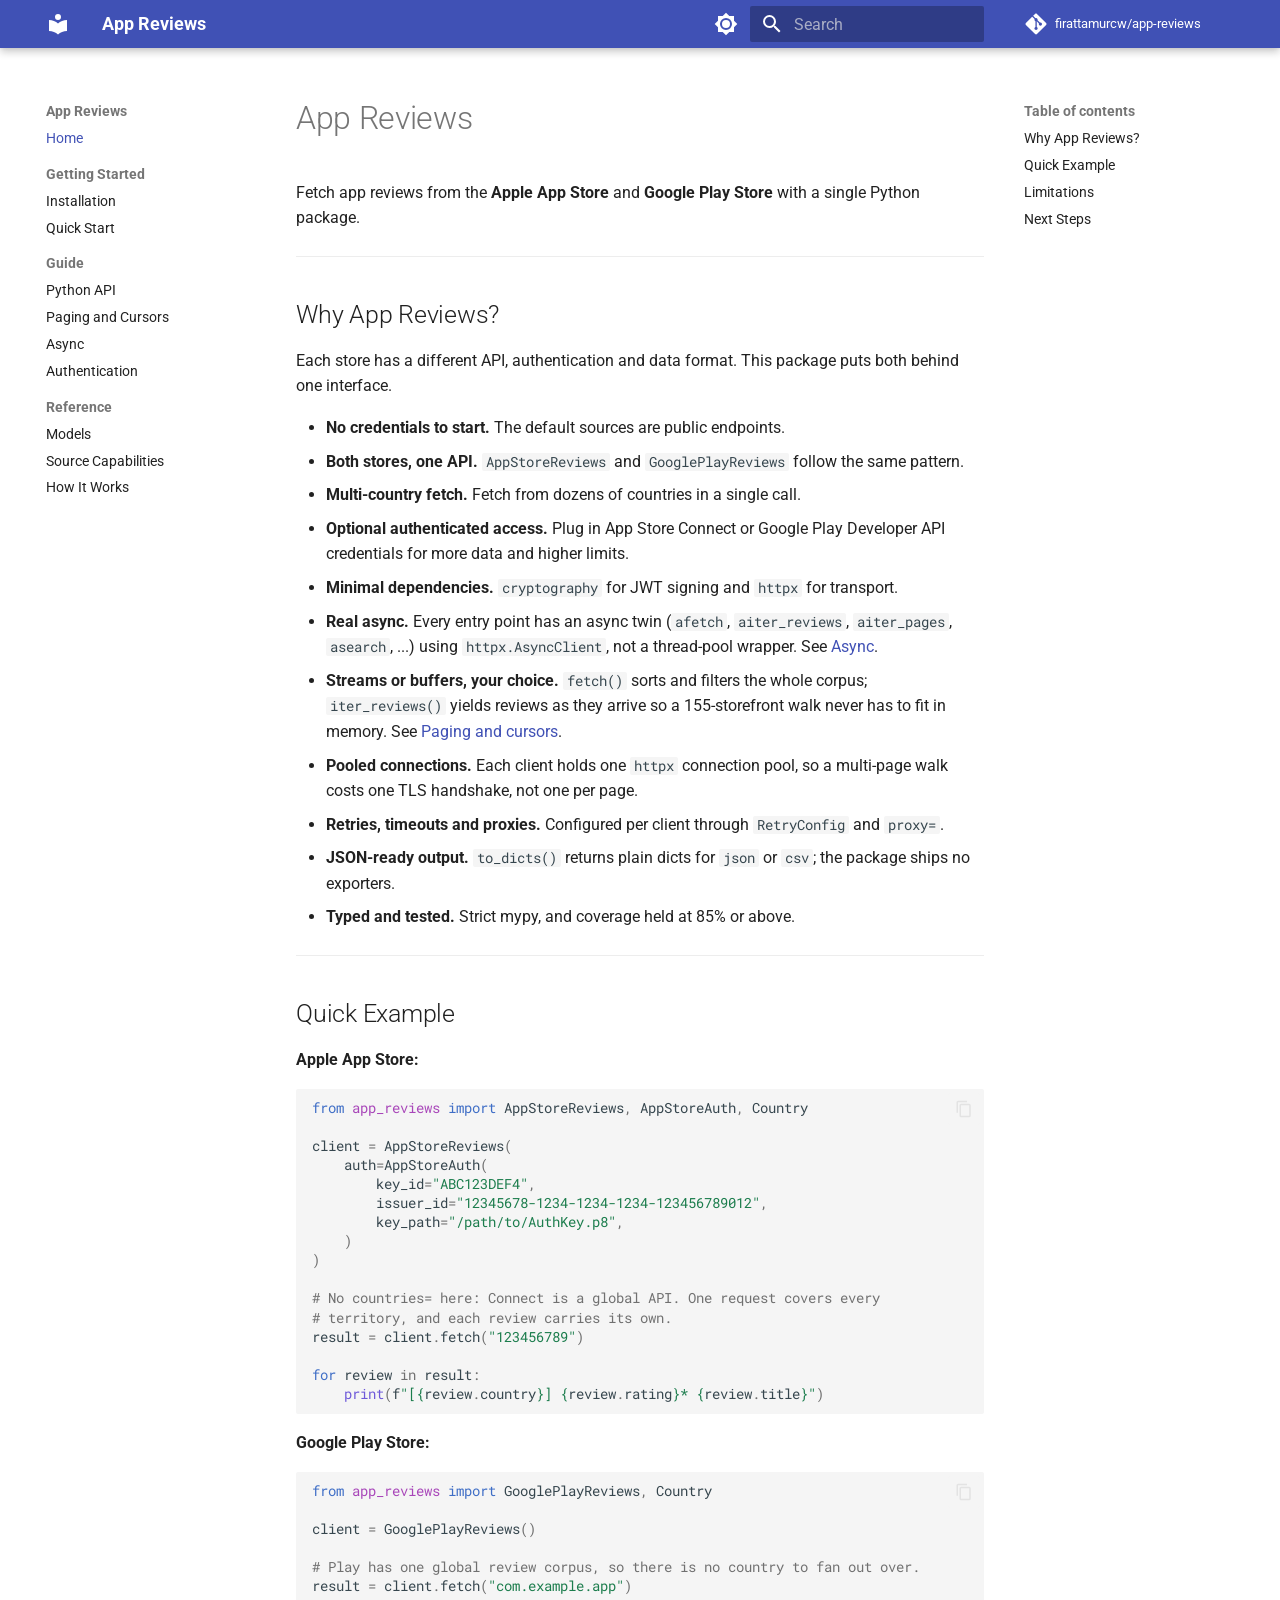
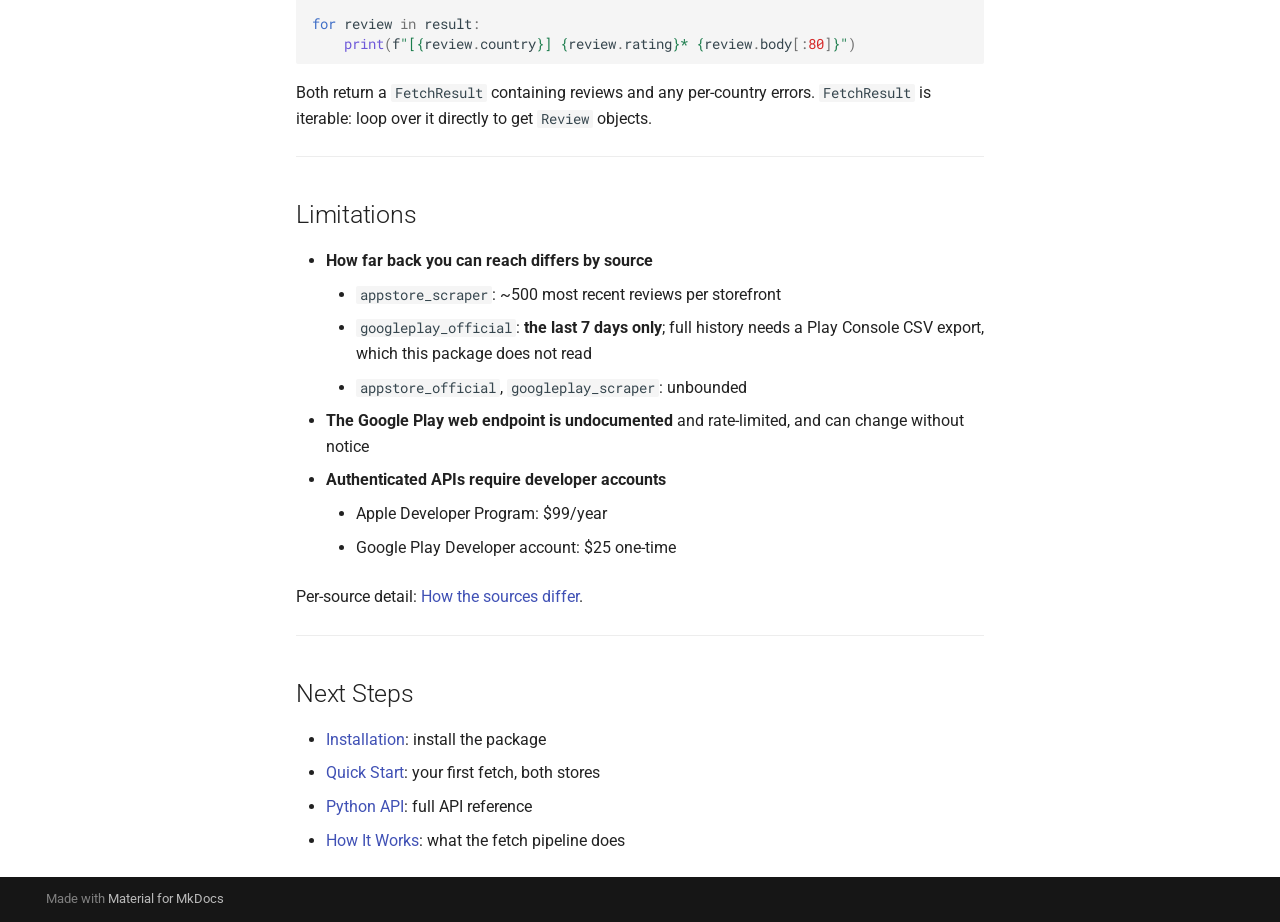
<file: index.html>
<!doctype html>
<html lang="en" class="no-js">
  <head>
    
      <meta charset="utf-8">
      <meta name="viewport" content="width=device-width,initial-scale=1">
      
        <meta name="description" content="Fetch app reviews from the Apple App Store and Google Play Store with Python">
      
      
      
        <link rel="canonical" href="https://firattamurcw.github.io/app-reviews/">
      
      
      
        <link rel="next" href="getting-started/installation/">
      
      
        
      
      
      <link rel="icon" href="assets/images/favicon.png">
      <meta name="generator" content="mkdocs-1.6.1, mkdocs-material-9.7.6">
    
    
      
        <title>App Reviews</title>
      
    
    
      <link rel="stylesheet" href="assets/stylesheets/main.484c7ddc.min.css">
      
        
        <link rel="stylesheet" href="assets/stylesheets/palette.ab4e12ef.min.css">
      
      


    
    
      
    
    
      
        
        
        <link rel="preconnect" href="https://fonts.gstatic.com" crossorigin>
        <link rel="stylesheet" href="https://fonts.googleapis.com/css?family=Roboto:300,300i,400,400i,700,700i%7CRoboto+Mono:400,400i,700,700i&display=fallback">
        <style>:root{--md-text-font:"Roboto";--md-code-font:"Roboto Mono"}</style>
      
    
    
    <script>__md_scope=new URL(".",location),__md_hash=e=>[...e].reduce(((e,_)=>(e<<5)-e+_.charCodeAt(0)),0),__md_get=(e,_=localStorage,t=__md_scope)=>JSON.parse(_.getItem(t.pathname+"."+e)),__md_set=(e,_,t=localStorage,a=__md_scope)=>{try{t.setItem(a.pathname+"."+e,JSON.stringify(_))}catch(e){}}</script>
    
      

    
    
  </head>
  
  
    
    
      
    
    
    
    
    <body dir="ltr" data-md-color-scheme="default" data-md-color-primary="indigo" data-md-color-accent="indigo">
  
    
    <input class="md-toggle" data-md-toggle="drawer" type="checkbox" id="__drawer" autocomplete="off">
    <input class="md-toggle" data-md-toggle="search" type="checkbox" id="__search" autocomplete="off">
    <label class="md-overlay" for="__drawer"></label>
    <div data-md-component="skip">
      
        
        <a href="#app-reviews" class="md-skip">
          Skip to content
        </a>
      
    </div>
    <div data-md-component="announce">
      
    </div>
    
    
      

  

<header class="md-header md-header--shadow" data-md-component="header">
  <nav class="md-header__inner md-grid" aria-label="Header">
    <a href="." title="App Reviews" class="md-header__button md-logo" aria-label="App Reviews" data-md-component="logo">
      
  
  <svg xmlns="http://www.w3.org/2000/svg" viewBox="0 0 24 24"><path d="M12 8a3 3 0 0 0 3-3 3 3 0 0 0-3-3 3 3 0 0 0-3 3 3 3 0 0 0 3 3m0 3.54C9.64 9.35 6.5 8 3 8v11c3.5 0 6.64 1.35 9 3.54 2.36-2.19 5.5-3.54 9-3.54V8c-3.5 0-6.64 1.35-9 3.54"/></svg>

    </a>
    <label class="md-header__button md-icon" for="__drawer">
      
      <svg xmlns="http://www.w3.org/2000/svg" viewBox="0 0 24 24"><path d="M3 6h18v2H3zm0 5h18v2H3zm0 5h18v2H3z"/></svg>
    </label>
    <div class="md-header__title" data-md-component="header-title">
      <div class="md-header__ellipsis">
        <div class="md-header__topic">
          <span class="md-ellipsis">
            App Reviews
          </span>
        </div>
        <div class="md-header__topic" data-md-component="header-topic">
          <span class="md-ellipsis">
            
              Home
            
          </span>
        </div>
      </div>
    </div>
    
      
        <form class="md-header__option" data-md-component="palette">
  
    
    
    
    <input class="md-option" data-md-color-media="" data-md-color-scheme="default" data-md-color-primary="indigo" data-md-color-accent="indigo"  aria-label="Switch to dark mode"  type="radio" name="__palette" id="__palette_0">
    
      <label class="md-header__button md-icon" title="Switch to dark mode" for="__palette_1" hidden>
        <svg xmlns="http://www.w3.org/2000/svg" viewBox="0 0 24 24"><path d="M12 8a4 4 0 0 0-4 4 4 4 0 0 0 4 4 4 4 0 0 0 4-4 4 4 0 0 0-4-4m0 10a6 6 0 0 1-6-6 6 6 0 0 1 6-6 6 6 0 0 1 6 6 6 6 0 0 1-6 6m8-9.31V4h-4.69L12 .69 8.69 4H4v4.69L.69 12 4 15.31V20h4.69L12 23.31 15.31 20H20v-4.69L23.31 12z"/></svg>
      </label>
    
  
    
    
    
    <input class="md-option" data-md-color-media="" data-md-color-scheme="slate" data-md-color-primary="indigo" data-md-color-accent="indigo"  aria-label="Switch to light mode"  type="radio" name="__palette" id="__palette_1">
    
      <label class="md-header__button md-icon" title="Switch to light mode" for="__palette_0" hidden>
        <svg xmlns="http://www.w3.org/2000/svg" viewBox="0 0 24 24"><path d="M12 18c-.89 0-1.74-.2-2.5-.55C11.56 16.5 13 14.42 13 12s-1.44-4.5-3.5-5.45C10.26 6.2 11.11 6 12 6a6 6 0 0 1 6 6 6 6 0 0 1-6 6m8-9.31V4h-4.69L12 .69 8.69 4H4v4.69L.69 12 4 15.31V20h4.69L12 23.31 15.31 20H20v-4.69L23.31 12z"/></svg>
      </label>
    
  
</form>
      
    
    
      <script>var palette=__md_get("__palette");if(palette&&palette.color){if("(prefers-color-scheme)"===palette.color.media){var media=matchMedia("(prefers-color-scheme: light)"),input=document.querySelector(media.matches?"[data-md-color-media='(prefers-color-scheme: light)']":"[data-md-color-media='(prefers-color-scheme: dark)']");palette.color.media=input.getAttribute("data-md-color-media"),palette.color.scheme=input.getAttribute("data-md-color-scheme"),palette.color.primary=input.getAttribute("data-md-color-primary"),palette.color.accent=input.getAttribute("data-md-color-accent")}for(var[key,value]of Object.entries(palette.color))document.body.setAttribute("data-md-color-"+key,value)}</script>
    
    
    
      
      
        <label class="md-header__button md-icon" for="__search">
          
          <svg xmlns="http://www.w3.org/2000/svg" viewBox="0 0 24 24"><path d="M9.5 3A6.5 6.5 0 0 1 16 9.5c0 1.61-.59 3.09-1.56 4.23l.27.27h.79l5 5-1.5 1.5-5-5v-.79l-.27-.27A6.52 6.52 0 0 1 9.5 16 6.5 6.5 0 0 1 3 9.5 6.5 6.5 0 0 1 9.5 3m0 2C7 5 5 7 5 9.5S7 14 9.5 14 14 12 14 9.5 12 5 9.5 5"/></svg>
        </label>
        <div class="md-search" data-md-component="search" role="dialog">
  <label class="md-search__overlay" for="__search"></label>
  <div class="md-search__inner" role="search">
    <form class="md-search__form" name="search">
      <input type="text" class="md-search__input" name="query" aria-label="Search" placeholder="Search" autocapitalize="off" autocorrect="off" autocomplete="off" spellcheck="false" data-md-component="search-query" required>
      <label class="md-search__icon md-icon" for="__search">
        
        <svg xmlns="http://www.w3.org/2000/svg" viewBox="0 0 24 24"><path d="M9.5 3A6.5 6.5 0 0 1 16 9.5c0 1.61-.59 3.09-1.56 4.23l.27.27h.79l5 5-1.5 1.5-5-5v-.79l-.27-.27A6.52 6.52 0 0 1 9.5 16 6.5 6.5 0 0 1 3 9.5 6.5 6.5 0 0 1 9.5 3m0 2C7 5 5 7 5 9.5S7 14 9.5 14 14 12 14 9.5 12 5 9.5 5"/></svg>
        
        <svg xmlns="http://www.w3.org/2000/svg" viewBox="0 0 24 24"><path d="M20 11v2H8l5.5 5.5-1.42 1.42L4.16 12l7.92-7.92L13.5 5.5 8 11z"/></svg>
      </label>
      <nav class="md-search__options" aria-label="Search">
        
        <button type="reset" class="md-search__icon md-icon" title="Clear" aria-label="Clear" tabindex="-1">
          
          <svg xmlns="http://www.w3.org/2000/svg" viewBox="0 0 24 24"><path d="M19 6.41 17.59 5 12 10.59 6.41 5 5 6.41 10.59 12 5 17.59 6.41 19 12 13.41 17.59 19 19 17.59 13.41 12z"/></svg>
        </button>
      </nav>
      
        <div class="md-search__suggest" data-md-component="search-suggest"></div>
      
    </form>
    <div class="md-search__output">
      <div class="md-search__scrollwrap" tabindex="0" data-md-scrollfix>
        <div class="md-search-result" data-md-component="search-result">
          <div class="md-search-result__meta">
            Initializing search
          </div>
          <ol class="md-search-result__list" role="presentation"></ol>
        </div>
      </div>
    </div>
  </div>
</div>
      
    
    
      <div class="md-header__source">
        <a href="https://github.com/firattamurcw/app-reviews" title="Go to repository" class="md-source" data-md-component="source">
  <div class="md-source__icon md-icon">
    
    <svg xmlns="http://www.w3.org/2000/svg" viewBox="0 0 448 512"><!--! Font Awesome Free 7.1.0 by @fontawesome - https://fontawesome.com License - https://fontawesome.com/license/free (Icons: CC BY 4.0, Fonts: SIL OFL 1.1, Code: MIT License) Copyright 2025 Fonticons, Inc.--><path d="M439.6 236.1 244 40.5c-5.4-5.5-12.8-8.5-20.4-8.5s-15 3-20.4 8.4L162.5 81l51.5 51.5c27.1-9.1 52.7 16.8 43.4 43.7l49.7 49.7c34.2-11.8 61.2 31 35.5 56.7-26.5 26.5-70.2-2.9-56-37.3L240.3 199v121.9c25.3 12.5 22.3 41.8 9.1 55-6.4 6.4-15.2 10.1-24.3 10.1s-17.8-3.6-24.3-10.1c-17.6-17.6-11.1-46.9 11.2-56v-123c-20.8-8.5-24.6-30.7-18.6-45L142.6 101 8.5 235.1C3 240.6 0 247.9 0 255.5s3 15 8.5 20.4l195.6 195.7c5.4 5.4 12.7 8.4 20.4 8.4s15-3 20.4-8.4l194.7-194.7c5.4-5.4 8.4-12.8 8.4-20.4s-3-15-8.4-20.4"/></svg>
  </div>
  <div class="md-source__repository">
    firattamurcw/app-reviews
  </div>
</a>
      </div>
    
  </nav>
  
</header>
    
    <div class="md-container" data-md-component="container">
      
      
        
          
        
      
      <main class="md-main" data-md-component="main">
        <div class="md-main__inner md-grid">
          
            
              
              <div class="md-sidebar md-sidebar--primary" data-md-component="sidebar" data-md-type="navigation" >
                <div class="md-sidebar__scrollwrap">
                  <div class="md-sidebar__inner">
                    



<nav class="md-nav md-nav--primary" aria-label="Navigation" data-md-level="0">
  <label class="md-nav__title" for="__drawer">
    <a href="." title="App Reviews" class="md-nav__button md-logo" aria-label="App Reviews" data-md-component="logo">
      
  
  <svg xmlns="http://www.w3.org/2000/svg" viewBox="0 0 24 24"><path d="M12 8a3 3 0 0 0 3-3 3 3 0 0 0-3-3 3 3 0 0 0-3 3 3 3 0 0 0 3 3m0 3.54C9.64 9.35 6.5 8 3 8v11c3.5 0 6.64 1.35 9 3.54 2.36-2.19 5.5-3.54 9-3.54V8c-3.5 0-6.64 1.35-9 3.54"/></svg>

    </a>
    App Reviews
  </label>
  
    <div class="md-nav__source">
      <a href="https://github.com/firattamurcw/app-reviews" title="Go to repository" class="md-source" data-md-component="source">
  <div class="md-source__icon md-icon">
    
    <svg xmlns="http://www.w3.org/2000/svg" viewBox="0 0 448 512"><!--! Font Awesome Free 7.1.0 by @fontawesome - https://fontawesome.com License - https://fontawesome.com/license/free (Icons: CC BY 4.0, Fonts: SIL OFL 1.1, Code: MIT License) Copyright 2025 Fonticons, Inc.--><path d="M439.6 236.1 244 40.5c-5.4-5.5-12.8-8.5-20.4-8.5s-15 3-20.4 8.4L162.5 81l51.5 51.5c27.1-9.1 52.7 16.8 43.4 43.7l49.7 49.7c34.2-11.8 61.2 31 35.5 56.7-26.5 26.5-70.2-2.9-56-37.3L240.3 199v121.9c25.3 12.5 22.3 41.8 9.1 55-6.4 6.4-15.2 10.1-24.3 10.1s-17.8-3.6-24.3-10.1c-17.6-17.6-11.1-46.9 11.2-56v-123c-20.8-8.5-24.6-30.7-18.6-45L142.6 101 8.5 235.1C3 240.6 0 247.9 0 255.5s3 15 8.5 20.4l195.6 195.7c5.4 5.4 12.7 8.4 20.4 8.4s15-3 20.4-8.4l194.7-194.7c5.4-5.4 8.4-12.8 8.4-20.4s-3-15-8.4-20.4"/></svg>
  </div>
  <div class="md-source__repository">
    firattamurcw/app-reviews
  </div>
</a>
    </div>
  
  <ul class="md-nav__list" data-md-scrollfix>
    
      
      
  
  
    
  
  
  
    <li class="md-nav__item md-nav__item--active">
      
      <input class="md-nav__toggle md-toggle" type="checkbox" id="__toc">
      
      
        
      
      
        <label class="md-nav__link md-nav__link--active" for="__toc">
          
  
  
  <span class="md-ellipsis">
    
  
    Home
  

    
  </span>
  
  

          <span class="md-nav__icon md-icon"></span>
        </label>
      
      <a href="." class="md-nav__link md-nav__link--active">
        
  
  
  <span class="md-ellipsis">
    
  
    Home
  

    
  </span>
  
  

      </a>
      
        

<nav class="md-nav md-nav--secondary" aria-label="Table of contents">
  
  
  
    
  
  
    <label class="md-nav__title" for="__toc">
      <span class="md-nav__icon md-icon"></span>
      Table of contents
    </label>
    <ul class="md-nav__list" data-md-component="toc" data-md-scrollfix>
      
        <li class="md-nav__item">
  <a href="#why-app-reviews" class="md-nav__link">
    <span class="md-ellipsis">
      
        Why App Reviews?
      
    </span>
  </a>
  
</li>
      
        <li class="md-nav__item">
  <a href="#quick-example" class="md-nav__link">
    <span class="md-ellipsis">
      
        Quick Example
      
    </span>
  </a>
  
</li>
      
        <li class="md-nav__item">
  <a href="#limitations" class="md-nav__link">
    <span class="md-ellipsis">
      
        Limitations
      
    </span>
  </a>
  
</li>
      
        <li class="md-nav__item">
  <a href="#next-steps" class="md-nav__link">
    <span class="md-ellipsis">
      
        Next Steps
      
    </span>
  </a>
  
</li>
      
    </ul>
  
</nav>
      
    </li>
  

    
      
      
  
  
  
  
    
    
    
    
      
        
        
      
    
    
    <li class="md-nav__item md-nav__item--section md-nav__item--nested">
      
        
        
          
        
        <input class="md-nav__toggle md-toggle md-toggle--indeterminate" type="checkbox" id="__nav_2" >
        
          
          <label class="md-nav__link" for="__nav_2" id="__nav_2_label" tabindex="">
            
  
  
  <span class="md-ellipsis">
    
  
    Getting Started
  

    
  </span>
  
  

            <span class="md-nav__icon md-icon"></span>
          </label>
        
        <nav class="md-nav" data-md-level="1" aria-labelledby="__nav_2_label" aria-expanded="false">
          <label class="md-nav__title" for="__nav_2">
            <span class="md-nav__icon md-icon"></span>
            
  
    Getting Started
  

          </label>
          <ul class="md-nav__list" data-md-scrollfix>
            
              
                
  
  
  
  
    <li class="md-nav__item">
      <a href="getting-started/installation/" class="md-nav__link">
        
  
  
  <span class="md-ellipsis">
    
  
    Installation
  

    
  </span>
  
  

      </a>
    </li>
  

              
            
              
                
  
  
  
  
    <li class="md-nav__item">
      <a href="getting-started/quickstart/" class="md-nav__link">
        
  
  
  <span class="md-ellipsis">
    
  
    Quick Start
  

    
  </span>
  
  

      </a>
    </li>
  

              
            
          </ul>
        </nav>
      
    </li>
  

    
      
      
  
  
  
  
    
    
    
    
      
        
        
      
    
    
    <li class="md-nav__item md-nav__item--section md-nav__item--nested">
      
        
        
          
        
        <input class="md-nav__toggle md-toggle md-toggle--indeterminate" type="checkbox" id="__nav_3" >
        
          
          <label class="md-nav__link" for="__nav_3" id="__nav_3_label" tabindex="">
            
  
  
  <span class="md-ellipsis">
    
  
    Guide
  

    
  </span>
  
  

            <span class="md-nav__icon md-icon"></span>
          </label>
        
        <nav class="md-nav" data-md-level="1" aria-labelledby="__nav_3_label" aria-expanded="false">
          <label class="md-nav__title" for="__nav_3">
            <span class="md-nav__icon md-icon"></span>
            
  
    Guide
  

          </label>
          <ul class="md-nav__list" data-md-scrollfix>
            
              
                
  
  
  
  
    <li class="md-nav__item">
      <a href="guide/python-api/" class="md-nav__link">
        
  
  
  <span class="md-ellipsis">
    
  
    Python API
  

    
  </span>
  
  

      </a>
    </li>
  

              
            
              
                
  
  
  
  
    <li class="md-nav__item">
      <a href="guide/paging/" class="md-nav__link">
        
  
  
  <span class="md-ellipsis">
    
  
    Paging and Cursors
  

    
  </span>
  
  

      </a>
    </li>
  

              
            
              
                
  
  
  
  
    <li class="md-nav__item">
      <a href="guide/async/" class="md-nav__link">
        
  
  
  <span class="md-ellipsis">
    
  
    Async
  

    
  </span>
  
  

      </a>
    </li>
  

              
            
              
                
  
  
  
  
    <li class="md-nav__item">
      <a href="guide/authentication/" class="md-nav__link">
        
  
  
  <span class="md-ellipsis">
    
  
    Authentication
  

    
  </span>
  
  

      </a>
    </li>
  

              
            
          </ul>
        </nav>
      
    </li>
  

    
      
      
  
  
  
  
    
    
    
    
      
        
        
      
    
    
    <li class="md-nav__item md-nav__item--section md-nav__item--nested">
      
        
        
          
        
        <input class="md-nav__toggle md-toggle md-toggle--indeterminate" type="checkbox" id="__nav_4" >
        
          
          <label class="md-nav__link" for="__nav_4" id="__nav_4_label" tabindex="">
            
  
  
  <span class="md-ellipsis">
    
  
    Reference
  

    
  </span>
  
  

            <span class="md-nav__icon md-icon"></span>
          </label>
        
        <nav class="md-nav" data-md-level="1" aria-labelledby="__nav_4_label" aria-expanded="false">
          <label class="md-nav__title" for="__nav_4">
            <span class="md-nav__icon md-icon"></span>
            
  
    Reference
  

          </label>
          <ul class="md-nav__list" data-md-scrollfix>
            
              
                
  
  
  
  
    <li class="md-nav__item">
      <a href="reference/models/" class="md-nav__link">
        
  
  
  <span class="md-ellipsis">
    
  
    Models
  

    
  </span>
  
  

      </a>
    </li>
  

              
            
              
                
  
  
  
  
    <li class="md-nav__item">
      <a href="reference/capabilities/" class="md-nav__link">
        
  
  
  <span class="md-ellipsis">
    
  
    Source Capabilities
  

    
  </span>
  
  

      </a>
    </li>
  

              
            
              
                
  
  
  
  
    <li class="md-nav__item">
      <a href="reference/how-it-works/" class="md-nav__link">
        
  
  
  <span class="md-ellipsis">
    
  
    How It Works
  

    
  </span>
  
  

      </a>
    </li>
  

              
            
          </ul>
        </nav>
      
    </li>
  

    
  </ul>
</nav>
                  </div>
                </div>
              </div>
            
            
              
              <div class="md-sidebar md-sidebar--secondary" data-md-component="sidebar" data-md-type="toc" >
                <div class="md-sidebar__scrollwrap">
                  <div class="md-sidebar__inner">
                    

<nav class="md-nav md-nav--secondary" aria-label="Table of contents">
  
  
  
    
  
  
    <label class="md-nav__title" for="__toc">
      <span class="md-nav__icon md-icon"></span>
      Table of contents
    </label>
    <ul class="md-nav__list" data-md-component="toc" data-md-scrollfix>
      
        <li class="md-nav__item">
  <a href="#why-app-reviews" class="md-nav__link">
    <span class="md-ellipsis">
      
        Why App Reviews?
      
    </span>
  </a>
  
</li>
      
        <li class="md-nav__item">
  <a href="#quick-example" class="md-nav__link">
    <span class="md-ellipsis">
      
        Quick Example
      
    </span>
  </a>
  
</li>
      
        <li class="md-nav__item">
  <a href="#limitations" class="md-nav__link">
    <span class="md-ellipsis">
      
        Limitations
      
    </span>
  </a>
  
</li>
      
        <li class="md-nav__item">
  <a href="#next-steps" class="md-nav__link">
    <span class="md-ellipsis">
      
        Next Steps
      
    </span>
  </a>
  
</li>
      
    </ul>
  
</nav>
                  </div>
                </div>
              </div>
            
          
          
            <div class="md-content" data-md-component="content">
              
              <article class="md-content__inner md-typeset">
                
                  


  
  


<h1 id="app-reviews">App Reviews</h1>
<p>Fetch app reviews from the <strong>Apple App Store</strong> and <strong>Google Play Store</strong> with a single Python package.</p>
<hr />
<h2 id="why-app-reviews">Why App Reviews?</h2>
<p>Each store has a different API, authentication and data format. This package puts
both behind one interface.</p>
<ul>
<li><strong>No credentials to start.</strong> The default sources are public endpoints.</li>
<li><strong>Both stores, one API.</strong> <code>AppStoreReviews</code> and <code>GooglePlayReviews</code> follow the same pattern.</li>
<li><strong>Multi-country fetch.</strong> Fetch from dozens of countries in a single call.</li>
<li><strong>Optional authenticated access.</strong> Plug in App Store Connect or Google Play Developer API credentials for more data and higher limits.</li>
<li><strong>Minimal dependencies.</strong> <code>cryptography</code> for JWT signing and <code>httpx</code> for transport.</li>
<li><strong>Real async.</strong> Every entry point has an async twin (<code>afetch</code>, <code>aiter_reviews</code>, <code>aiter_pages</code>, <code>asearch</code>, ...) using <code>httpx.AsyncClient</code>, not a thread-pool wrapper. See <a href="guide/async/">Async</a>.</li>
<li><strong>Streams or buffers, your choice.</strong> <code>fetch()</code> sorts and filters the whole corpus; <code>iter_reviews()</code> yields reviews as they arrive so a 155-storefront walk never has to fit in memory. See <a href="guide/paging/">Paging and cursors</a>.</li>
<li><strong>Pooled connections.</strong> Each client holds one <code>httpx</code> connection pool, so a multi-page walk costs one TLS handshake, not one per page.</li>
<li><strong>Retries, timeouts and proxies.</strong> Configured per client through <code>RetryConfig</code> and <code>proxy=</code>.</li>
<li><strong>JSON-ready output.</strong> <code>to_dicts()</code> returns plain dicts for <code>json</code> or <code>csv</code>; the package ships no exporters.</li>
<li><strong>Typed and tested.</strong> Strict mypy, and coverage held at 85% or above.</li>
</ul>
<hr />
<h2 id="quick-example">Quick Example</h2>
<p><strong>Apple App Store:</strong></p>
<div class="highlight"><pre><span></span><code><a id="__codelineno-0-1" name="__codelineno-0-1" href="#__codelineno-0-1"></a><span class="kn">from</span><span class="w"> </span><span class="nn">app_reviews</span><span class="w"> </span><span class="kn">import</span> <span class="n">AppStoreReviews</span><span class="p">,</span> <span class="n">AppStoreAuth</span><span class="p">,</span> <span class="n">Country</span>
<a id="__codelineno-0-2" name="__codelineno-0-2" href="#__codelineno-0-2"></a>
<a id="__codelineno-0-3" name="__codelineno-0-3" href="#__codelineno-0-3"></a><span class="n">client</span> <span class="o">=</span> <span class="n">AppStoreReviews</span><span class="p">(</span>
<a id="__codelineno-0-4" name="__codelineno-0-4" href="#__codelineno-0-4"></a>    <span class="n">auth</span><span class="o">=</span><span class="n">AppStoreAuth</span><span class="p">(</span>
<a id="__codelineno-0-5" name="__codelineno-0-5" href="#__codelineno-0-5"></a>        <span class="n">key_id</span><span class="o">=</span><span class="s2">&quot;ABC123DEF4&quot;</span><span class="p">,</span>
<a id="__codelineno-0-6" name="__codelineno-0-6" href="#__codelineno-0-6"></a>        <span class="n">issuer_id</span><span class="o">=</span><span class="s2">&quot;12345678-1234-1234-1234-123456789012&quot;</span><span class="p">,</span>
<a id="__codelineno-0-7" name="__codelineno-0-7" href="#__codelineno-0-7"></a>        <span class="n">key_path</span><span class="o">=</span><span class="s2">&quot;/path/to/AuthKey.p8&quot;</span><span class="p">,</span>
<a id="__codelineno-0-8" name="__codelineno-0-8" href="#__codelineno-0-8"></a>    <span class="p">)</span>
<a id="__codelineno-0-9" name="__codelineno-0-9" href="#__codelineno-0-9"></a><span class="p">)</span>
<a id="__codelineno-0-10" name="__codelineno-0-10" href="#__codelineno-0-10"></a>
<a id="__codelineno-0-11" name="__codelineno-0-11" href="#__codelineno-0-11"></a><span class="c1"># No countries= here: Connect is a global API. One request covers every</span>
<a id="__codelineno-0-12" name="__codelineno-0-12" href="#__codelineno-0-12"></a><span class="c1"># territory, and each review carries its own.</span>
<a id="__codelineno-0-13" name="__codelineno-0-13" href="#__codelineno-0-13"></a><span class="n">result</span> <span class="o">=</span> <span class="n">client</span><span class="o">.</span><span class="n">fetch</span><span class="p">(</span><span class="s2">&quot;123456789&quot;</span><span class="p">)</span>
<a id="__codelineno-0-14" name="__codelineno-0-14" href="#__codelineno-0-14"></a>
<a id="__codelineno-0-15" name="__codelineno-0-15" href="#__codelineno-0-15"></a><span class="k">for</span> <span class="n">review</span> <span class="ow">in</span> <span class="n">result</span><span class="p">:</span>
<a id="__codelineno-0-16" name="__codelineno-0-16" href="#__codelineno-0-16"></a>    <span class="nb">print</span><span class="p">(</span><span class="sa">f</span><span class="s2">&quot;[</span><span class="si">{</span><span class="n">review</span><span class="o">.</span><span class="n">country</span><span class="si">}</span><span class="s2">] </span><span class="si">{</span><span class="n">review</span><span class="o">.</span><span class="n">rating</span><span class="si">}</span><span class="s2">* </span><span class="si">{</span><span class="n">review</span><span class="o">.</span><span class="n">title</span><span class="si">}</span><span class="s2">&quot;</span><span class="p">)</span>
</code></pre></div>
<p><strong>Google Play Store:</strong></p>
<div class="highlight"><pre><span></span><code><a id="__codelineno-1-1" name="__codelineno-1-1" href="#__codelineno-1-1"></a><span class="kn">from</span><span class="w"> </span><span class="nn">app_reviews</span><span class="w"> </span><span class="kn">import</span> <span class="n">GooglePlayReviews</span><span class="p">,</span> <span class="n">Country</span>
<a id="__codelineno-1-2" name="__codelineno-1-2" href="#__codelineno-1-2"></a>
<a id="__codelineno-1-3" name="__codelineno-1-3" href="#__codelineno-1-3"></a><span class="n">client</span> <span class="o">=</span> <span class="n">GooglePlayReviews</span><span class="p">()</span>
<a id="__codelineno-1-4" name="__codelineno-1-4" href="#__codelineno-1-4"></a>
<a id="__codelineno-1-5" name="__codelineno-1-5" href="#__codelineno-1-5"></a><span class="c1"># Play has one global review corpus, so there is no country to fan out over.</span>
<a id="__codelineno-1-6" name="__codelineno-1-6" href="#__codelineno-1-6"></a><span class="n">result</span> <span class="o">=</span> <span class="n">client</span><span class="o">.</span><span class="n">fetch</span><span class="p">(</span><span class="s2">&quot;com.example.app&quot;</span><span class="p">)</span>
<a id="__codelineno-1-7" name="__codelineno-1-7" href="#__codelineno-1-7"></a>
<a id="__codelineno-1-8" name="__codelineno-1-8" href="#__codelineno-1-8"></a><span class="k">for</span> <span class="n">review</span> <span class="ow">in</span> <span class="n">result</span><span class="p">:</span>
<a id="__codelineno-1-9" name="__codelineno-1-9" href="#__codelineno-1-9"></a>    <span class="nb">print</span><span class="p">(</span><span class="sa">f</span><span class="s2">&quot;[</span><span class="si">{</span><span class="n">review</span><span class="o">.</span><span class="n">country</span><span class="si">}</span><span class="s2">] </span><span class="si">{</span><span class="n">review</span><span class="o">.</span><span class="n">rating</span><span class="si">}</span><span class="s2">* </span><span class="si">{</span><span class="n">review</span><span class="o">.</span><span class="n">body</span><span class="p">[:</span><span class="mi">80</span><span class="p">]</span><span class="si">}</span><span class="s2">&quot;</span><span class="p">)</span>
</code></pre></div>
<p>Both return a <code>FetchResult</code> containing reviews and any per-country errors. <code>FetchResult</code> is iterable: loop over it directly to get <code>Review</code> objects.</p>
<hr />
<h2 id="limitations">Limitations</h2>
<ul>
<li><strong>How far back you can reach differs by source</strong><ul>
<li><code>appstore_scraper</code>: ~500 most recent reviews per storefront</li>
<li><code>googleplay_official</code>: <strong>the last 7 days only</strong>; full history needs a Play Console CSV export, which this package does not read</li>
<li><code>appstore_official</code>, <code>googleplay_scraper</code>: unbounded</li>
</ul>
</li>
<li><strong>The Google Play web endpoint is undocumented</strong> and rate-limited, and can change without notice</li>
<li><strong>Authenticated APIs require developer accounts</strong><ul>
<li>Apple Developer Program: $99/year</li>
<li>Google Play Developer account: $25 one-time</li>
</ul>
</li>
</ul>
<p>Per-source detail: <a href="reference/capabilities/">How the sources differ</a>.</p>
<hr />
<h2 id="next-steps">Next Steps</h2>
<ul>
<li><a href="getting-started/installation/">Installation</a>: install the package</li>
<li><a href="getting-started/quickstart/">Quick Start</a>: your first fetch, both stores</li>
<li><a href="guide/python-api/">Python API</a>: full API reference</li>
<li><a href="reference/how-it-works/">How It Works</a>: what the fetch pipeline does</li>
</ul>












                
              </article>
            </div>
          
          
  <script>var tabs=__md_get("__tabs");if(Array.isArray(tabs))e:for(var set of document.querySelectorAll(".tabbed-set")){var labels=set.querySelector(".tabbed-labels");for(var tab of tabs)for(var label of labels.getElementsByTagName("label"))if(label.innerText.trim()===tab){var input=document.getElementById(label.htmlFor);input.checked=!0;continue e}}</script>

<script>var target=document.getElementById(location.hash.slice(1));target&&target.name&&(target.checked=target.name.startsWith("__tabbed_"))</script>
        </div>
        
          <button type="button" class="md-top md-icon" data-md-component="top" hidden>
  
  <svg xmlns="http://www.w3.org/2000/svg" viewBox="0 0 24 24"><path d="M13 20h-2V8l-5.5 5.5-1.42-1.42L12 4.16l7.92 7.92-1.42 1.42L13 8z"/></svg>
  Back to top
</button>
        
      </main>
      
        <footer class="md-footer">
  
  <div class="md-footer-meta md-typeset">
    <div class="md-footer-meta__inner md-grid">
      <div class="md-copyright">
  
  
    Made with
    <a href="https://squidfunk.github.io/mkdocs-material/" target="_blank" rel="noopener">
      Material for MkDocs
    </a>
  
</div>
      
    </div>
  </div>
</footer>
      
    </div>
    <div class="md-dialog" data-md-component="dialog">
      <div class="md-dialog__inner md-typeset"></div>
    </div>
    
    
    
      
      
      <script id="__config" type="application/json">{"annotate": null, "base": ".", "features": ["navigation.sections", "navigation.expand", "navigation.top", "search.suggest", "search.highlight", "content.code.copy", "content.tabs.link"], "search": "assets/javascripts/workers/search.2c215733.min.js", "tags": null, "translations": {"clipboard.copied": "Copied to clipboard", "clipboard.copy": "Copy to clipboard", "search.result.more.one": "1 more on this page", "search.result.more.other": "# more on this page", "search.result.none": "No matching documents", "search.result.one": "1 matching document", "search.result.other": "# matching documents", "search.result.placeholder": "Type to start searching", "search.result.term.missing": "Missing", "select.version": "Select version"}, "version": null}</script>
    
    
      <script src="assets/javascripts/bundle.79ae519e.min.js"></script>
      
    
  </body>
</html>
</file>
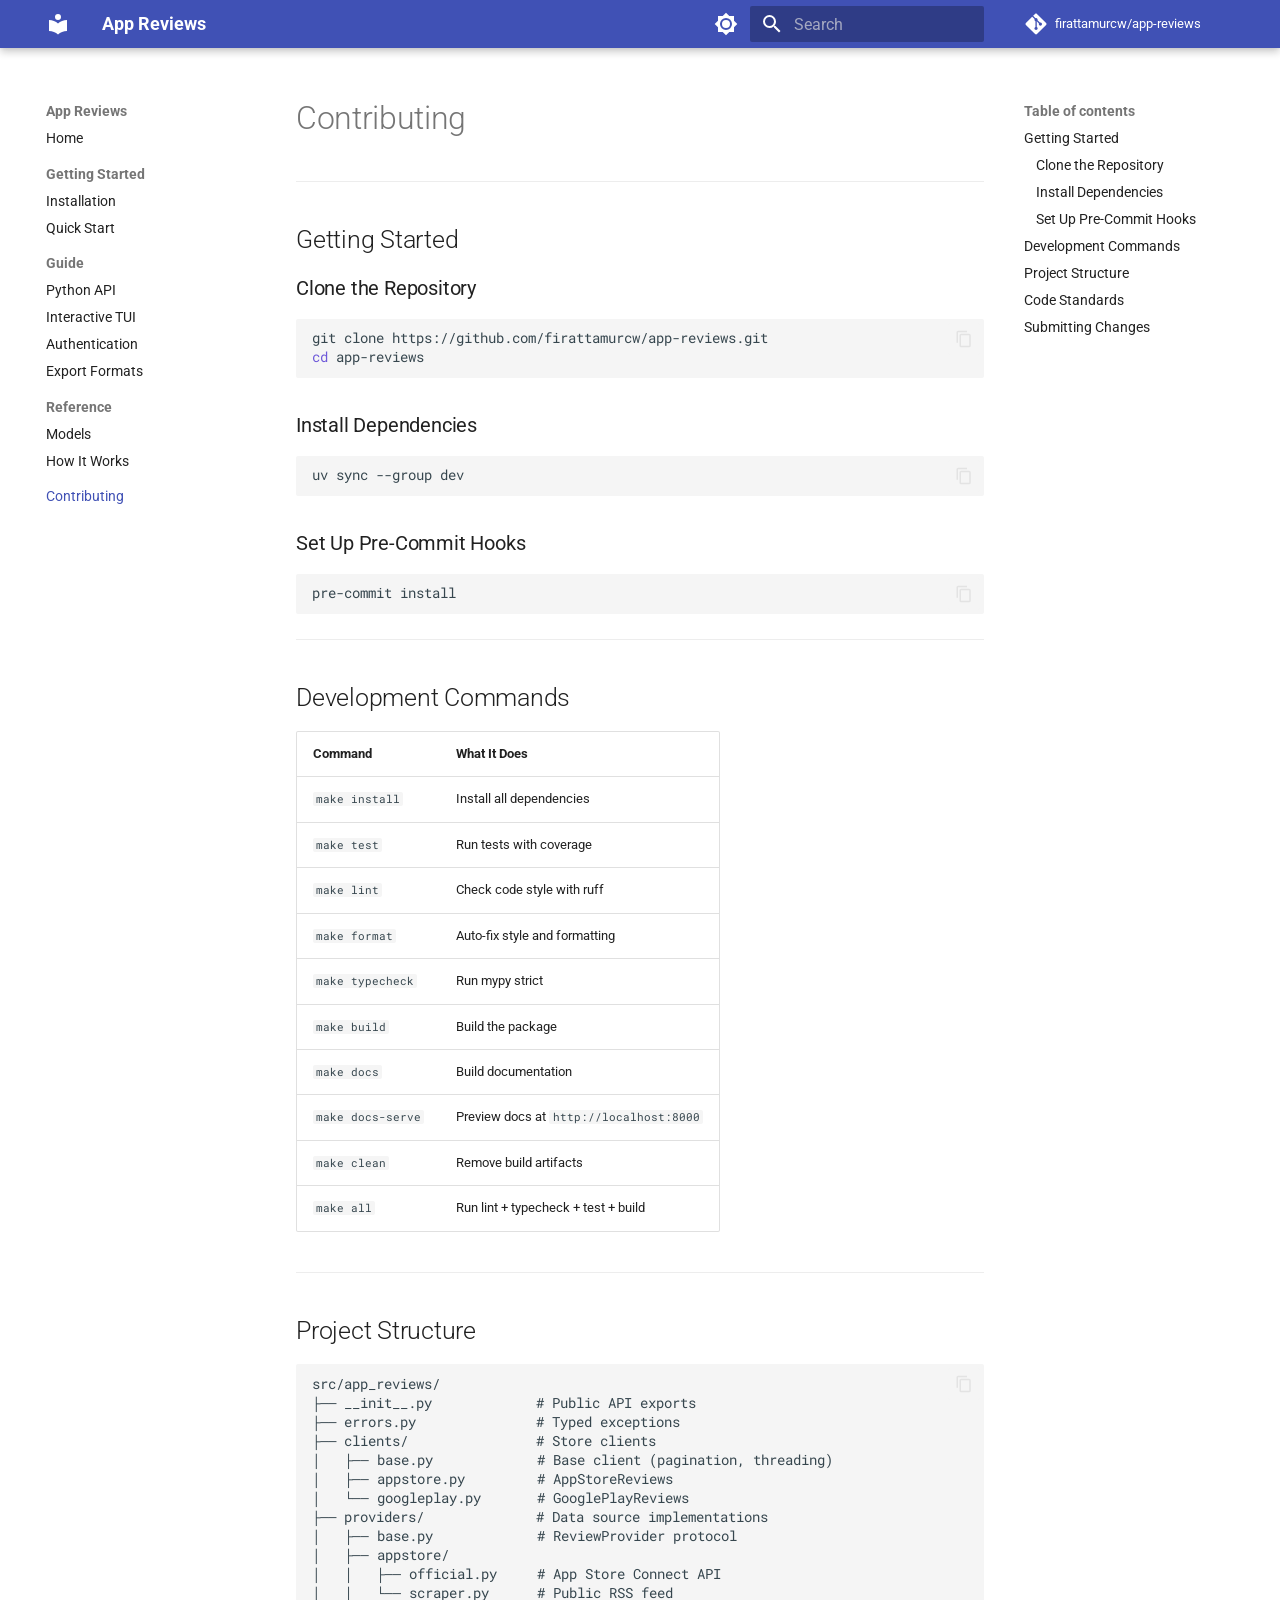
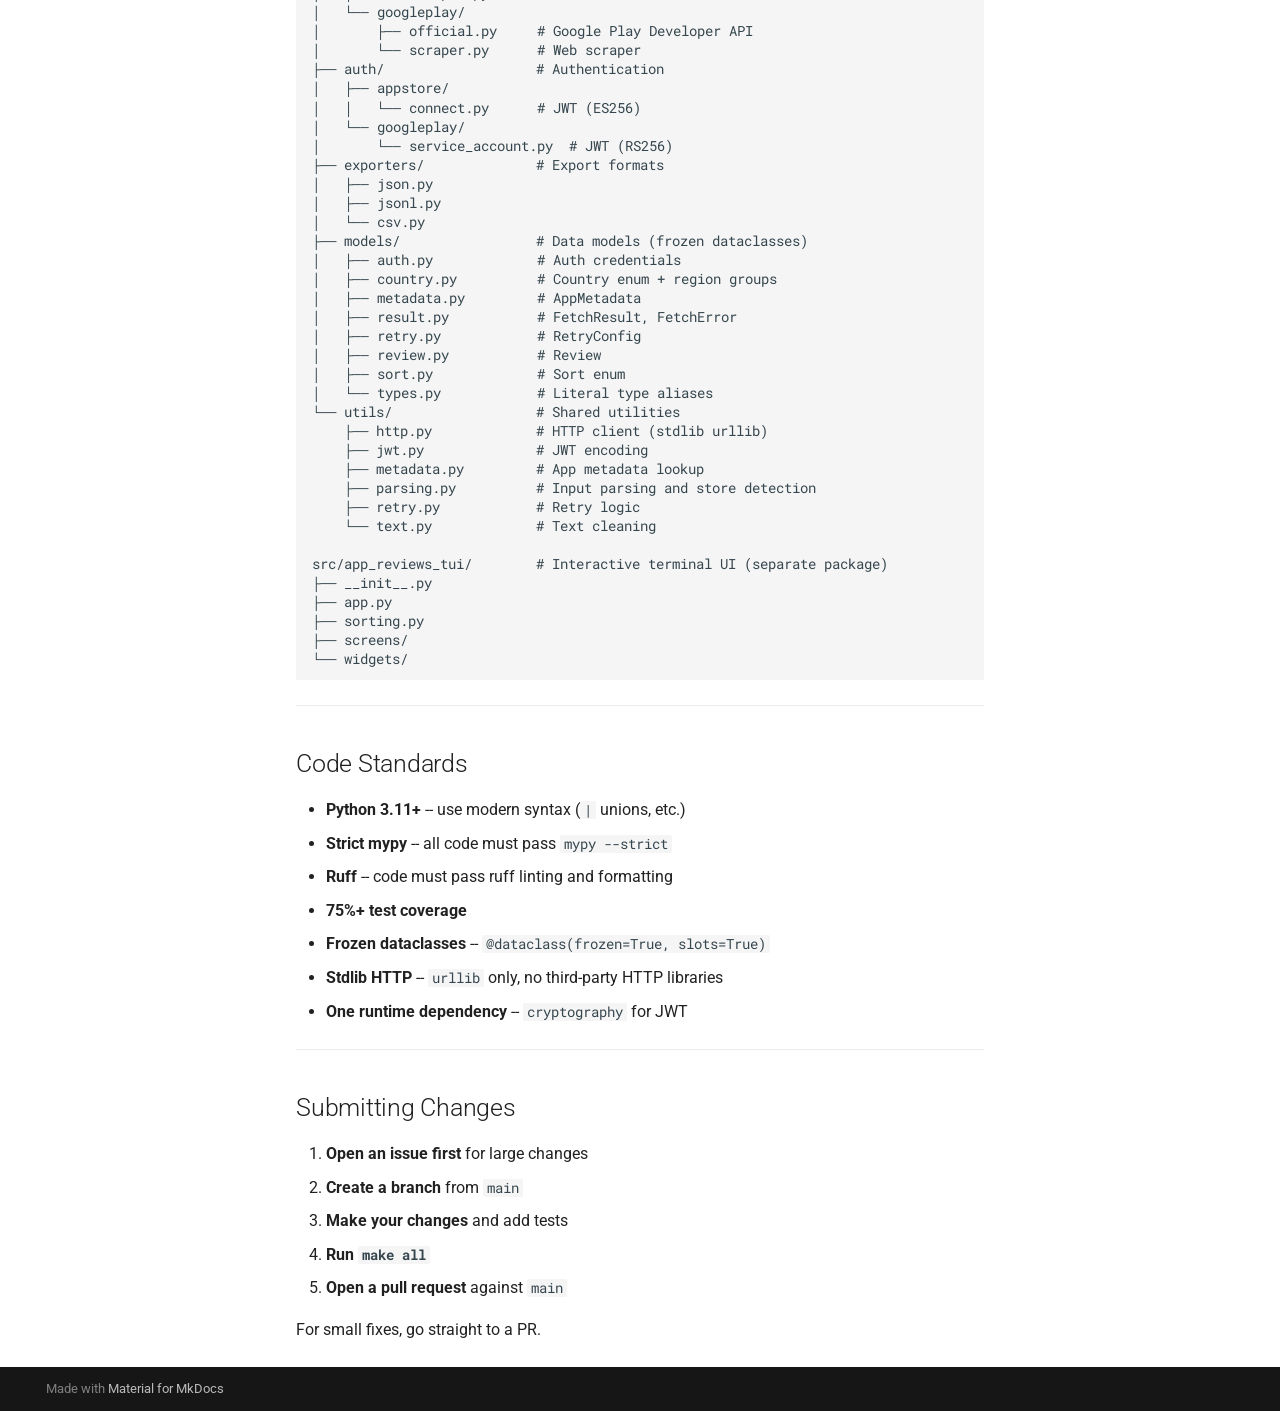
<file: contributing/index.html>
<!doctype html>
<html lang="en" class="no-js">
  <head>
    
      <meta charset="utf-8">
      <meta name="viewport" content="width=device-width,initial-scale=1">
      
        <meta name="description" content="Fetch app reviews from the Apple App Store and Google Play Store with Python">
      
      
      
        <link rel="canonical" href="https://firattamurcw.github.io/app-reviews/contributing/">
      
      
        <link rel="prev" href="../reference/how-it-works/">
      
      
      
        
      
      
      <link rel="icon" href="../assets/images/favicon.png">
      <meta name="generator" content="mkdocs-1.6.1, mkdocs-material-9.7.6">
    
    
      
        <title>Contributing - App Reviews</title>
      
    
    
      <link rel="stylesheet" href="../assets/stylesheets/main.484c7ddc.min.css">
      
        
        <link rel="stylesheet" href="../assets/stylesheets/palette.ab4e12ef.min.css">
      
      


    
    
      
    
    
      
        
        
        <link rel="preconnect" href="https://fonts.gstatic.com" crossorigin>
        <link rel="stylesheet" href="https://fonts.googleapis.com/css?family=Roboto:300,300i,400,400i,700,700i%7CRoboto+Mono:400,400i,700,700i&display=fallback">
        <style>:root{--md-text-font:"Roboto";--md-code-font:"Roboto Mono"}</style>
      
    
    
    <script>__md_scope=new URL("..",location),__md_hash=e=>[...e].reduce(((e,_)=>(e<<5)-e+_.charCodeAt(0)),0),__md_get=(e,_=localStorage,t=__md_scope)=>JSON.parse(_.getItem(t.pathname+"."+e)),__md_set=(e,_,t=localStorage,a=__md_scope)=>{try{t.setItem(a.pathname+"."+e,JSON.stringify(_))}catch(e){}}</script>
    
      

    
    
  </head>
  
  
    
    
      
    
    
    
    
    <body dir="ltr" data-md-color-scheme="default" data-md-color-primary="indigo" data-md-color-accent="indigo">
  
    
    <input class="md-toggle" data-md-toggle="drawer" type="checkbox" id="__drawer" autocomplete="off">
    <input class="md-toggle" data-md-toggle="search" type="checkbox" id="__search" autocomplete="off">
    <label class="md-overlay" for="__drawer"></label>
    <div data-md-component="skip">
      
        
        <a href="#contributing" class="md-skip">
          Skip to content
        </a>
      
    </div>
    <div data-md-component="announce">
      
    </div>
    
    
      

  

<header class="md-header md-header--shadow" data-md-component="header">
  <nav class="md-header__inner md-grid" aria-label="Header">
    <a href=".." title="App Reviews" class="md-header__button md-logo" aria-label="App Reviews" data-md-component="logo">
      
  
  <svg xmlns="http://www.w3.org/2000/svg" viewBox="0 0 24 24"><path d="M12 8a3 3 0 0 0 3-3 3 3 0 0 0-3-3 3 3 0 0 0-3 3 3 3 0 0 0 3 3m0 3.54C9.64 9.35 6.5 8 3 8v11c3.5 0 6.64 1.35 9 3.54 2.36-2.19 5.5-3.54 9-3.54V8c-3.5 0-6.64 1.35-9 3.54"/></svg>

    </a>
    <label class="md-header__button md-icon" for="__drawer">
      
      <svg xmlns="http://www.w3.org/2000/svg" viewBox="0 0 24 24"><path d="M3 6h18v2H3zm0 5h18v2H3zm0 5h18v2H3z"/></svg>
    </label>
    <div class="md-header__title" data-md-component="header-title">
      <div class="md-header__ellipsis">
        <div class="md-header__topic">
          <span class="md-ellipsis">
            App Reviews
          </span>
        </div>
        <div class="md-header__topic" data-md-component="header-topic">
          <span class="md-ellipsis">
            
              Contributing
            
          </span>
        </div>
      </div>
    </div>
    
      
        <form class="md-header__option" data-md-component="palette">
  
    
    
    
    <input class="md-option" data-md-color-media="" data-md-color-scheme="default" data-md-color-primary="indigo" data-md-color-accent="indigo"  aria-label="Switch to dark mode"  type="radio" name="__palette" id="__palette_0">
    
      <label class="md-header__button md-icon" title="Switch to dark mode" for="__palette_1" hidden>
        <svg xmlns="http://www.w3.org/2000/svg" viewBox="0 0 24 24"><path d="M12 8a4 4 0 0 0-4 4 4 4 0 0 0 4 4 4 4 0 0 0 4-4 4 4 0 0 0-4-4m0 10a6 6 0 0 1-6-6 6 6 0 0 1 6-6 6 6 0 0 1 6 6 6 6 0 0 1-6 6m8-9.31V4h-4.69L12 .69 8.69 4H4v4.69L.69 12 4 15.31V20h4.69L12 23.31 15.31 20H20v-4.69L23.31 12z"/></svg>
      </label>
    
  
    
    
    
    <input class="md-option" data-md-color-media="" data-md-color-scheme="slate" data-md-color-primary="indigo" data-md-color-accent="indigo"  aria-label="Switch to light mode"  type="radio" name="__palette" id="__palette_1">
    
      <label class="md-header__button md-icon" title="Switch to light mode" for="__palette_0" hidden>
        <svg xmlns="http://www.w3.org/2000/svg" viewBox="0 0 24 24"><path d="M12 18c-.89 0-1.74-.2-2.5-.55C11.56 16.5 13 14.42 13 12s-1.44-4.5-3.5-5.45C10.26 6.2 11.11 6 12 6a6 6 0 0 1 6 6 6 6 0 0 1-6 6m8-9.31V4h-4.69L12 .69 8.69 4H4v4.69L.69 12 4 15.31V20h4.69L12 23.31 15.31 20H20v-4.69L23.31 12z"/></svg>
      </label>
    
  
</form>
      
    
    
      <script>var palette=__md_get("__palette");if(palette&&palette.color){if("(prefers-color-scheme)"===palette.color.media){var media=matchMedia("(prefers-color-scheme: light)"),input=document.querySelector(media.matches?"[data-md-color-media='(prefers-color-scheme: light)']":"[data-md-color-media='(prefers-color-scheme: dark)']");palette.color.media=input.getAttribute("data-md-color-media"),palette.color.scheme=input.getAttribute("data-md-color-scheme"),palette.color.primary=input.getAttribute("data-md-color-primary"),palette.color.accent=input.getAttribute("data-md-color-accent")}for(var[key,value]of Object.entries(palette.color))document.body.setAttribute("data-md-color-"+key,value)}</script>
    
    
    
      
      
        <label class="md-header__button md-icon" for="__search">
          
          <svg xmlns="http://www.w3.org/2000/svg" viewBox="0 0 24 24"><path d="M9.5 3A6.5 6.5 0 0 1 16 9.5c0 1.61-.59 3.09-1.56 4.23l.27.27h.79l5 5-1.5 1.5-5-5v-.79l-.27-.27A6.52 6.52 0 0 1 9.5 16 6.5 6.5 0 0 1 3 9.5 6.5 6.5 0 0 1 9.5 3m0 2C7 5 5 7 5 9.5S7 14 9.5 14 14 12 14 9.5 12 5 9.5 5"/></svg>
        </label>
        <div class="md-search" data-md-component="search" role="dialog">
  <label class="md-search__overlay" for="__search"></label>
  <div class="md-search__inner" role="search">
    <form class="md-search__form" name="search">
      <input type="text" class="md-search__input" name="query" aria-label="Search" placeholder="Search" autocapitalize="off" autocorrect="off" autocomplete="off" spellcheck="false" data-md-component="search-query" required>
      <label class="md-search__icon md-icon" for="__search">
        
        <svg xmlns="http://www.w3.org/2000/svg" viewBox="0 0 24 24"><path d="M9.5 3A6.5 6.5 0 0 1 16 9.5c0 1.61-.59 3.09-1.56 4.23l.27.27h.79l5 5-1.5 1.5-5-5v-.79l-.27-.27A6.52 6.52 0 0 1 9.5 16 6.5 6.5 0 0 1 3 9.5 6.5 6.5 0 0 1 9.5 3m0 2C7 5 5 7 5 9.5S7 14 9.5 14 14 12 14 9.5 12 5 9.5 5"/></svg>
        
        <svg xmlns="http://www.w3.org/2000/svg" viewBox="0 0 24 24"><path d="M20 11v2H8l5.5 5.5-1.42 1.42L4.16 12l7.92-7.92L13.5 5.5 8 11z"/></svg>
      </label>
      <nav class="md-search__options" aria-label="Search">
        
        <button type="reset" class="md-search__icon md-icon" title="Clear" aria-label="Clear" tabindex="-1">
          
          <svg xmlns="http://www.w3.org/2000/svg" viewBox="0 0 24 24"><path d="M19 6.41 17.59 5 12 10.59 6.41 5 5 6.41 10.59 12 5 17.59 6.41 19 12 13.41 17.59 19 19 17.59 13.41 12z"/></svg>
        </button>
      </nav>
      
        <div class="md-search__suggest" data-md-component="search-suggest"></div>
      
    </form>
    <div class="md-search__output">
      <div class="md-search__scrollwrap" tabindex="0" data-md-scrollfix>
        <div class="md-search-result" data-md-component="search-result">
          <div class="md-search-result__meta">
            Initializing search
          </div>
          <ol class="md-search-result__list" role="presentation"></ol>
        </div>
      </div>
    </div>
  </div>
</div>
      
    
    
      <div class="md-header__source">
        <a href="https://github.com/firattamurcw/app-reviews" title="Go to repository" class="md-source" data-md-component="source">
  <div class="md-source__icon md-icon">
    
    <svg xmlns="http://www.w3.org/2000/svg" viewBox="0 0 448 512"><!--! Font Awesome Free 7.1.0 by @fontawesome - https://fontawesome.com License - https://fontawesome.com/license/free (Icons: CC BY 4.0, Fonts: SIL OFL 1.1, Code: MIT License) Copyright 2025 Fonticons, Inc.--><path d="M439.6 236.1 244 40.5c-5.4-5.5-12.8-8.5-20.4-8.5s-15 3-20.4 8.4L162.5 81l51.5 51.5c27.1-9.1 52.7 16.8 43.4 43.7l49.7 49.7c34.2-11.8 61.2 31 35.5 56.7-26.5 26.5-70.2-2.9-56-37.3L240.3 199v121.9c25.3 12.5 22.3 41.8 9.1 55-6.4 6.4-15.2 10.1-24.3 10.1s-17.8-3.6-24.3-10.1c-17.6-17.6-11.1-46.9 11.2-56v-123c-20.8-8.5-24.6-30.7-18.6-45L142.6 101 8.5 235.1C3 240.6 0 247.9 0 255.5s3 15 8.5 20.4l195.6 195.7c5.4 5.4 12.7 8.4 20.4 8.4s15-3 20.4-8.4l194.7-194.7c5.4-5.4 8.4-12.8 8.4-20.4s-3-15-8.4-20.4"/></svg>
  </div>
  <div class="md-source__repository">
    firattamurcw/app-reviews
  </div>
</a>
      </div>
    
  </nav>
  
</header>
    
    <div class="md-container" data-md-component="container">
      
      
        
          
        
      
      <main class="md-main" data-md-component="main">
        <div class="md-main__inner md-grid">
          
            
              
              <div class="md-sidebar md-sidebar--primary" data-md-component="sidebar" data-md-type="navigation" >
                <div class="md-sidebar__scrollwrap">
                  <div class="md-sidebar__inner">
                    



<nav class="md-nav md-nav--primary" aria-label="Navigation" data-md-level="0">
  <label class="md-nav__title" for="__drawer">
    <a href=".." title="App Reviews" class="md-nav__button md-logo" aria-label="App Reviews" data-md-component="logo">
      
  
  <svg xmlns="http://www.w3.org/2000/svg" viewBox="0 0 24 24"><path d="M12 8a3 3 0 0 0 3-3 3 3 0 0 0-3-3 3 3 0 0 0-3 3 3 3 0 0 0 3 3m0 3.54C9.64 9.35 6.5 8 3 8v11c3.5 0 6.64 1.35 9 3.54 2.36-2.19 5.5-3.54 9-3.54V8c-3.5 0-6.64 1.35-9 3.54"/></svg>

    </a>
    App Reviews
  </label>
  
    <div class="md-nav__source">
      <a href="https://github.com/firattamurcw/app-reviews" title="Go to repository" class="md-source" data-md-component="source">
  <div class="md-source__icon md-icon">
    
    <svg xmlns="http://www.w3.org/2000/svg" viewBox="0 0 448 512"><!--! Font Awesome Free 7.1.0 by @fontawesome - https://fontawesome.com License - https://fontawesome.com/license/free (Icons: CC BY 4.0, Fonts: SIL OFL 1.1, Code: MIT License) Copyright 2025 Fonticons, Inc.--><path d="M439.6 236.1 244 40.5c-5.4-5.5-12.8-8.5-20.4-8.5s-15 3-20.4 8.4L162.5 81l51.5 51.5c27.1-9.1 52.7 16.8 43.4 43.7l49.7 49.7c34.2-11.8 61.2 31 35.5 56.7-26.5 26.5-70.2-2.9-56-37.3L240.3 199v121.9c25.3 12.5 22.3 41.8 9.1 55-6.4 6.4-15.2 10.1-24.3 10.1s-17.8-3.6-24.3-10.1c-17.6-17.6-11.1-46.9 11.2-56v-123c-20.8-8.5-24.6-30.7-18.6-45L142.6 101 8.5 235.1C3 240.6 0 247.9 0 255.5s3 15 8.5 20.4l195.6 195.7c5.4 5.4 12.7 8.4 20.4 8.4s15-3 20.4-8.4l194.7-194.7c5.4-5.4 8.4-12.8 8.4-20.4s-3-15-8.4-20.4"/></svg>
  </div>
  <div class="md-source__repository">
    firattamurcw/app-reviews
  </div>
</a>
    </div>
  
  <ul class="md-nav__list" data-md-scrollfix>
    
      
      
  
  
  
  
    <li class="md-nav__item">
      <a href=".." class="md-nav__link">
        
  
  
  <span class="md-ellipsis">
    
  
    Home
  

    
  </span>
  
  

      </a>
    </li>
  

    
      
      
  
  
  
  
    
    
    
    
      
        
        
      
    
    
    <li class="md-nav__item md-nav__item--section md-nav__item--nested">
      
        
        
          
        
        <input class="md-nav__toggle md-toggle md-toggle--indeterminate" type="checkbox" id="__nav_2" >
        
          
          <label class="md-nav__link" for="__nav_2" id="__nav_2_label" tabindex="">
            
  
  
  <span class="md-ellipsis">
    
  
    Getting Started
  

    
  </span>
  
  

            <span class="md-nav__icon md-icon"></span>
          </label>
        
        <nav class="md-nav" data-md-level="1" aria-labelledby="__nav_2_label" aria-expanded="false">
          <label class="md-nav__title" for="__nav_2">
            <span class="md-nav__icon md-icon"></span>
            
  
    Getting Started
  

          </label>
          <ul class="md-nav__list" data-md-scrollfix>
            
              
                
  
  
  
  
    <li class="md-nav__item">
      <a href="../getting-started/installation/" class="md-nav__link">
        
  
  
  <span class="md-ellipsis">
    
  
    Installation
  

    
  </span>
  
  

      </a>
    </li>
  

              
            
              
                
  
  
  
  
    <li class="md-nav__item">
      <a href="../getting-started/quickstart/" class="md-nav__link">
        
  
  
  <span class="md-ellipsis">
    
  
    Quick Start
  

    
  </span>
  
  

      </a>
    </li>
  

              
            
          </ul>
        </nav>
      
    </li>
  

    
      
      
  
  
  
  
    
    
    
    
      
        
        
      
    
    
    <li class="md-nav__item md-nav__item--section md-nav__item--nested">
      
        
        
          
        
        <input class="md-nav__toggle md-toggle md-toggle--indeterminate" type="checkbox" id="__nav_3" >
        
          
          <label class="md-nav__link" for="__nav_3" id="__nav_3_label" tabindex="">
            
  
  
  <span class="md-ellipsis">
    
  
    Guide
  

    
  </span>
  
  

            <span class="md-nav__icon md-icon"></span>
          </label>
        
        <nav class="md-nav" data-md-level="1" aria-labelledby="__nav_3_label" aria-expanded="false">
          <label class="md-nav__title" for="__nav_3">
            <span class="md-nav__icon md-icon"></span>
            
  
    Guide
  

          </label>
          <ul class="md-nav__list" data-md-scrollfix>
            
              
                
  
  
  
  
    <li class="md-nav__item">
      <a href="../guide/python-api/" class="md-nav__link">
        
  
  
  <span class="md-ellipsis">
    
  
    Python API
  

    
  </span>
  
  

      </a>
    </li>
  

              
            
              
                
  
  
  
  
    <li class="md-nav__item">
      <a href="../guide/tui/" class="md-nav__link">
        
  
  
  <span class="md-ellipsis">
    
  
    Interactive TUI
  

    
  </span>
  
  

      </a>
    </li>
  

              
            
              
                
  
  
  
  
    <li class="md-nav__item">
      <a href="../guide/authentication/" class="md-nav__link">
        
  
  
  <span class="md-ellipsis">
    
  
    Authentication
  

    
  </span>
  
  

      </a>
    </li>
  

              
            
              
                
  
  
  
  
    <li class="md-nav__item">
      <a href="../guide/export/" class="md-nav__link">
        
  
  
  <span class="md-ellipsis">
    
  
    Export Formats
  

    
  </span>
  
  

      </a>
    </li>
  

              
            
          </ul>
        </nav>
      
    </li>
  

    
      
      
  
  
  
  
    
    
    
    
      
        
        
      
    
    
    <li class="md-nav__item md-nav__item--section md-nav__item--nested">
      
        
        
          
        
        <input class="md-nav__toggle md-toggle md-toggle--indeterminate" type="checkbox" id="__nav_4" >
        
          
          <label class="md-nav__link" for="__nav_4" id="__nav_4_label" tabindex="">
            
  
  
  <span class="md-ellipsis">
    
  
    Reference
  

    
  </span>
  
  

            <span class="md-nav__icon md-icon"></span>
          </label>
        
        <nav class="md-nav" data-md-level="1" aria-labelledby="__nav_4_label" aria-expanded="false">
          <label class="md-nav__title" for="__nav_4">
            <span class="md-nav__icon md-icon"></span>
            
  
    Reference
  

          </label>
          <ul class="md-nav__list" data-md-scrollfix>
            
              
                
  
  
  
  
    <li class="md-nav__item">
      <a href="../reference/models/" class="md-nav__link">
        
  
  
  <span class="md-ellipsis">
    
  
    Models
  

    
  </span>
  
  

      </a>
    </li>
  

              
            
              
                
  
  
  
  
    <li class="md-nav__item">
      <a href="../reference/how-it-works/" class="md-nav__link">
        
  
  
  <span class="md-ellipsis">
    
  
    How It Works
  

    
  </span>
  
  

      </a>
    </li>
  

              
            
          </ul>
        </nav>
      
    </li>
  

    
      
      
  
  
    
  
  
  
    <li class="md-nav__item md-nav__item--active">
      
      <input class="md-nav__toggle md-toggle" type="checkbox" id="__toc">
      
      
        
      
      
        <label class="md-nav__link md-nav__link--active" for="__toc">
          
  
  
  <span class="md-ellipsis">
    
  
    Contributing
  

    
  </span>
  
  

          <span class="md-nav__icon md-icon"></span>
        </label>
      
      <a href="./" class="md-nav__link md-nav__link--active">
        
  
  
  <span class="md-ellipsis">
    
  
    Contributing
  

    
  </span>
  
  

      </a>
      
        

<nav class="md-nav md-nav--secondary" aria-label="Table of contents">
  
  
  
    
  
  
    <label class="md-nav__title" for="__toc">
      <span class="md-nav__icon md-icon"></span>
      Table of contents
    </label>
    <ul class="md-nav__list" data-md-component="toc" data-md-scrollfix>
      
        <li class="md-nav__item">
  <a href="#getting-started" class="md-nav__link">
    <span class="md-ellipsis">
      
        Getting Started
      
    </span>
  </a>
  
    <nav class="md-nav" aria-label="Getting Started">
      <ul class="md-nav__list">
        
          <li class="md-nav__item">
  <a href="#clone-the-repository" class="md-nav__link">
    <span class="md-ellipsis">
      
        Clone the Repository
      
    </span>
  </a>
  
</li>
        
          <li class="md-nav__item">
  <a href="#install-dependencies" class="md-nav__link">
    <span class="md-ellipsis">
      
        Install Dependencies
      
    </span>
  </a>
  
</li>
        
          <li class="md-nav__item">
  <a href="#set-up-pre-commit-hooks" class="md-nav__link">
    <span class="md-ellipsis">
      
        Set Up Pre-Commit Hooks
      
    </span>
  </a>
  
</li>
        
      </ul>
    </nav>
  
</li>
      
        <li class="md-nav__item">
  <a href="#development-commands" class="md-nav__link">
    <span class="md-ellipsis">
      
        Development Commands
      
    </span>
  </a>
  
</li>
      
        <li class="md-nav__item">
  <a href="#project-structure" class="md-nav__link">
    <span class="md-ellipsis">
      
        Project Structure
      
    </span>
  </a>
  
</li>
      
        <li class="md-nav__item">
  <a href="#code-standards" class="md-nav__link">
    <span class="md-ellipsis">
      
        Code Standards
      
    </span>
  </a>
  
</li>
      
        <li class="md-nav__item">
  <a href="#submitting-changes" class="md-nav__link">
    <span class="md-ellipsis">
      
        Submitting Changes
      
    </span>
  </a>
  
</li>
      
    </ul>
  
</nav>
      
    </li>
  

    
  </ul>
</nav>
                  </div>
                </div>
              </div>
            
            
              
              <div class="md-sidebar md-sidebar--secondary" data-md-component="sidebar" data-md-type="toc" >
                <div class="md-sidebar__scrollwrap">
                  <div class="md-sidebar__inner">
                    

<nav class="md-nav md-nav--secondary" aria-label="Table of contents">
  
  
  
    
  
  
    <label class="md-nav__title" for="__toc">
      <span class="md-nav__icon md-icon"></span>
      Table of contents
    </label>
    <ul class="md-nav__list" data-md-component="toc" data-md-scrollfix>
      
        <li class="md-nav__item">
  <a href="#getting-started" class="md-nav__link">
    <span class="md-ellipsis">
      
        Getting Started
      
    </span>
  </a>
  
    <nav class="md-nav" aria-label="Getting Started">
      <ul class="md-nav__list">
        
          <li class="md-nav__item">
  <a href="#clone-the-repository" class="md-nav__link">
    <span class="md-ellipsis">
      
        Clone the Repository
      
    </span>
  </a>
  
</li>
        
          <li class="md-nav__item">
  <a href="#install-dependencies" class="md-nav__link">
    <span class="md-ellipsis">
      
        Install Dependencies
      
    </span>
  </a>
  
</li>
        
          <li class="md-nav__item">
  <a href="#set-up-pre-commit-hooks" class="md-nav__link">
    <span class="md-ellipsis">
      
        Set Up Pre-Commit Hooks
      
    </span>
  </a>
  
</li>
        
      </ul>
    </nav>
  
</li>
      
        <li class="md-nav__item">
  <a href="#development-commands" class="md-nav__link">
    <span class="md-ellipsis">
      
        Development Commands
      
    </span>
  </a>
  
</li>
      
        <li class="md-nav__item">
  <a href="#project-structure" class="md-nav__link">
    <span class="md-ellipsis">
      
        Project Structure
      
    </span>
  </a>
  
</li>
      
        <li class="md-nav__item">
  <a href="#code-standards" class="md-nav__link">
    <span class="md-ellipsis">
      
        Code Standards
      
    </span>
  </a>
  
</li>
      
        <li class="md-nav__item">
  <a href="#submitting-changes" class="md-nav__link">
    <span class="md-ellipsis">
      
        Submitting Changes
      
    </span>
  </a>
  
</li>
      
    </ul>
  
</nav>
                  </div>
                </div>
              </div>
            
          
          
            <div class="md-content" data-md-component="content">
              
              <article class="md-content__inner md-typeset">
                
                  


  
  


<h1 id="contributing">Contributing</h1>
<hr />
<h2 id="getting-started">Getting Started</h2>
<h3 id="clone-the-repository">Clone the Repository</h3>
<div class="highlight"><pre><span></span><code><a id="__codelineno-0-1" name="__codelineno-0-1" href="#__codelineno-0-1"></a>git<span class="w"> </span>clone<span class="w"> </span>https://github.com/firattamurcw/app-reviews.git
<a id="__codelineno-0-2" name="__codelineno-0-2" href="#__codelineno-0-2"></a><span class="nb">cd</span><span class="w"> </span>app-reviews
</code></pre></div>
<h3 id="install-dependencies">Install Dependencies</h3>
<div class="highlight"><pre><span></span><code><a id="__codelineno-1-1" name="__codelineno-1-1" href="#__codelineno-1-1"></a>uv<span class="w"> </span>sync<span class="w"> </span>--group<span class="w"> </span>dev
</code></pre></div>
<h3 id="set-up-pre-commit-hooks">Set Up Pre-Commit Hooks</h3>
<div class="highlight"><pre><span></span><code><a id="__codelineno-2-1" name="__codelineno-2-1" href="#__codelineno-2-1"></a>pre-commit<span class="w"> </span>install
</code></pre></div>
<hr />
<h2 id="development-commands">Development Commands</h2>
<table>
<thead>
<tr>
<th>Command</th>
<th>What It Does</th>
</tr>
</thead>
<tbody>
<tr>
<td><code>make install</code></td>
<td>Install all dependencies</td>
</tr>
<tr>
<td><code>make test</code></td>
<td>Run tests with coverage</td>
</tr>
<tr>
<td><code>make lint</code></td>
<td>Check code style with ruff</td>
</tr>
<tr>
<td><code>make format</code></td>
<td>Auto-fix style and formatting</td>
</tr>
<tr>
<td><code>make typecheck</code></td>
<td>Run mypy strict</td>
</tr>
<tr>
<td><code>make build</code></td>
<td>Build the package</td>
</tr>
<tr>
<td><code>make docs</code></td>
<td>Build documentation</td>
</tr>
<tr>
<td><code>make docs-serve</code></td>
<td>Preview docs at <code>http://localhost:8000</code></td>
</tr>
<tr>
<td><code>make clean</code></td>
<td>Remove build artifacts</td>
</tr>
<tr>
<td><code>make all</code></td>
<td>Run lint + typecheck + test + build</td>
</tr>
</tbody>
</table>
<hr />
<h2 id="project-structure">Project Structure</h2>
<div class="highlight"><pre><span></span><code><a id="__codelineno-3-1" name="__codelineno-3-1" href="#__codelineno-3-1"></a>src/app_reviews/
<a id="__codelineno-3-2" name="__codelineno-3-2" href="#__codelineno-3-2"></a>├── __init__.py             # Public API exports
<a id="__codelineno-3-3" name="__codelineno-3-3" href="#__codelineno-3-3"></a>├── errors.py               # Typed exceptions
<a id="__codelineno-3-4" name="__codelineno-3-4" href="#__codelineno-3-4"></a>├── clients/                # Store clients
<a id="__codelineno-3-5" name="__codelineno-3-5" href="#__codelineno-3-5"></a>│   ├── base.py             # Base client (pagination, threading)
<a id="__codelineno-3-6" name="__codelineno-3-6" href="#__codelineno-3-6"></a>│   ├── appstore.py         # AppStoreReviews
<a id="__codelineno-3-7" name="__codelineno-3-7" href="#__codelineno-3-7"></a>│   └── googleplay.py       # GooglePlayReviews
<a id="__codelineno-3-8" name="__codelineno-3-8" href="#__codelineno-3-8"></a>├── providers/              # Data source implementations
<a id="__codelineno-3-9" name="__codelineno-3-9" href="#__codelineno-3-9"></a>│   ├── base.py             # ReviewProvider protocol
<a id="__codelineno-3-10" name="__codelineno-3-10" href="#__codelineno-3-10"></a>│   ├── appstore/
<a id="__codelineno-3-11" name="__codelineno-3-11" href="#__codelineno-3-11"></a>│   │   ├── official.py     # App Store Connect API
<a id="__codelineno-3-12" name="__codelineno-3-12" href="#__codelineno-3-12"></a>│   │   └── scraper.py      # Public RSS feed
<a id="__codelineno-3-13" name="__codelineno-3-13" href="#__codelineno-3-13"></a>│   └── googleplay/
<a id="__codelineno-3-14" name="__codelineno-3-14" href="#__codelineno-3-14"></a>│       ├── official.py     # Google Play Developer API
<a id="__codelineno-3-15" name="__codelineno-3-15" href="#__codelineno-3-15"></a>│       └── scraper.py      # Web scraper
<a id="__codelineno-3-16" name="__codelineno-3-16" href="#__codelineno-3-16"></a>├── auth/                   # Authentication
<a id="__codelineno-3-17" name="__codelineno-3-17" href="#__codelineno-3-17"></a>│   ├── appstore/
<a id="__codelineno-3-18" name="__codelineno-3-18" href="#__codelineno-3-18"></a>│   │   └── connect.py      # JWT (ES256)
<a id="__codelineno-3-19" name="__codelineno-3-19" href="#__codelineno-3-19"></a>│   └── googleplay/
<a id="__codelineno-3-20" name="__codelineno-3-20" href="#__codelineno-3-20"></a>│       └── service_account.py  # JWT (RS256)
<a id="__codelineno-3-21" name="__codelineno-3-21" href="#__codelineno-3-21"></a>├── exporters/              # Export formats
<a id="__codelineno-3-22" name="__codelineno-3-22" href="#__codelineno-3-22"></a>│   ├── json.py
<a id="__codelineno-3-23" name="__codelineno-3-23" href="#__codelineno-3-23"></a>│   ├── jsonl.py
<a id="__codelineno-3-24" name="__codelineno-3-24" href="#__codelineno-3-24"></a>│   └── csv.py
<a id="__codelineno-3-25" name="__codelineno-3-25" href="#__codelineno-3-25"></a>├── models/                 # Data models (frozen dataclasses)
<a id="__codelineno-3-26" name="__codelineno-3-26" href="#__codelineno-3-26"></a>│   ├── auth.py             # Auth credentials
<a id="__codelineno-3-27" name="__codelineno-3-27" href="#__codelineno-3-27"></a>│   ├── country.py          # Country enum + region groups
<a id="__codelineno-3-28" name="__codelineno-3-28" href="#__codelineno-3-28"></a>│   ├── metadata.py         # AppMetadata
<a id="__codelineno-3-29" name="__codelineno-3-29" href="#__codelineno-3-29"></a>│   ├── result.py           # FetchResult, FetchError
<a id="__codelineno-3-30" name="__codelineno-3-30" href="#__codelineno-3-30"></a>│   ├── retry.py            # RetryConfig
<a id="__codelineno-3-31" name="__codelineno-3-31" href="#__codelineno-3-31"></a>│   ├── review.py           # Review
<a id="__codelineno-3-32" name="__codelineno-3-32" href="#__codelineno-3-32"></a>│   ├── sort.py             # Sort enum
<a id="__codelineno-3-33" name="__codelineno-3-33" href="#__codelineno-3-33"></a>│   └── types.py            # Literal type aliases
<a id="__codelineno-3-34" name="__codelineno-3-34" href="#__codelineno-3-34"></a>└── utils/                  # Shared utilities
<a id="__codelineno-3-35" name="__codelineno-3-35" href="#__codelineno-3-35"></a>    ├── http.py             # HTTP client (stdlib urllib)
<a id="__codelineno-3-36" name="__codelineno-3-36" href="#__codelineno-3-36"></a>    ├── jwt.py              # JWT encoding
<a id="__codelineno-3-37" name="__codelineno-3-37" href="#__codelineno-3-37"></a>    ├── metadata.py         # App metadata lookup
<a id="__codelineno-3-38" name="__codelineno-3-38" href="#__codelineno-3-38"></a>    ├── parsing.py          # Input parsing and store detection
<a id="__codelineno-3-39" name="__codelineno-3-39" href="#__codelineno-3-39"></a>    ├── retry.py            # Retry logic
<a id="__codelineno-3-40" name="__codelineno-3-40" href="#__codelineno-3-40"></a>    └── text.py             # Text cleaning
<a id="__codelineno-3-41" name="__codelineno-3-41" href="#__codelineno-3-41"></a>
<a id="__codelineno-3-42" name="__codelineno-3-42" href="#__codelineno-3-42"></a>src/app_reviews_tui/        # Interactive terminal UI (separate package)
<a id="__codelineno-3-43" name="__codelineno-3-43" href="#__codelineno-3-43"></a>├── __init__.py
<a id="__codelineno-3-44" name="__codelineno-3-44" href="#__codelineno-3-44"></a>├── app.py
<a id="__codelineno-3-45" name="__codelineno-3-45" href="#__codelineno-3-45"></a>├── sorting.py
<a id="__codelineno-3-46" name="__codelineno-3-46" href="#__codelineno-3-46"></a>├── screens/
<a id="__codelineno-3-47" name="__codelineno-3-47" href="#__codelineno-3-47"></a>└── widgets/
</code></pre></div>
<hr />
<h2 id="code-standards">Code Standards</h2>
<ul>
<li><strong>Python 3.11+</strong> -- use modern syntax (<code>|</code> unions, etc.)</li>
<li><strong>Strict mypy</strong> -- all code must pass <code>mypy --strict</code></li>
<li><strong>Ruff</strong> -- code must pass ruff linting and formatting</li>
<li><strong>75%+ test coverage</strong></li>
<li><strong>Frozen dataclasses</strong> -- <code>@dataclass(frozen=True, slots=True)</code></li>
<li><strong>Stdlib HTTP</strong> -- <code>urllib</code> only, no third-party HTTP libraries</li>
<li><strong>One runtime dependency</strong> -- <code>cryptography</code> for JWT</li>
</ul>
<hr />
<h2 id="submitting-changes">Submitting Changes</h2>
<ol>
<li><strong>Open an issue first</strong> for large changes</li>
<li><strong>Create a branch</strong> from <code>main</code></li>
<li><strong>Make your changes</strong> and add tests</li>
<li><strong>Run <code>make all</code></strong></li>
<li><strong>Open a pull request</strong> against <code>main</code></li>
</ol>
<p>For small fixes, go straight to a PR.</p>












                
              </article>
            </div>
          
          
  <script>var tabs=__md_get("__tabs");if(Array.isArray(tabs))e:for(var set of document.querySelectorAll(".tabbed-set")){var labels=set.querySelector(".tabbed-labels");for(var tab of tabs)for(var label of labels.getElementsByTagName("label"))if(label.innerText.trim()===tab){var input=document.getElementById(label.htmlFor);input.checked=!0;continue e}}</script>

<script>var target=document.getElementById(location.hash.slice(1));target&&target.name&&(target.checked=target.name.startsWith("__tabbed_"))</script>
        </div>
        
          <button type="button" class="md-top md-icon" data-md-component="top" hidden>
  
  <svg xmlns="http://www.w3.org/2000/svg" viewBox="0 0 24 24"><path d="M13 20h-2V8l-5.5 5.5-1.42-1.42L12 4.16l7.92 7.92-1.42 1.42L13 8z"/></svg>
  Back to top
</button>
        
      </main>
      
        <footer class="md-footer">
  
  <div class="md-footer-meta md-typeset">
    <div class="md-footer-meta__inner md-grid">
      <div class="md-copyright">
  
  
    Made with
    <a href="https://squidfunk.github.io/mkdocs-material/" target="_blank" rel="noopener">
      Material for MkDocs
    </a>
  
</div>
      
    </div>
  </div>
</footer>
      
    </div>
    <div class="md-dialog" data-md-component="dialog">
      <div class="md-dialog__inner md-typeset"></div>
    </div>
    
    
    
      
      
      <script id="__config" type="application/json">{"annotate": null, "base": "..", "features": ["navigation.sections", "navigation.expand", "navigation.top", "search.suggest", "search.highlight", "content.code.copy", "content.tabs.link"], "search": "../assets/javascripts/workers/search.2c215733.min.js", "tags": null, "translations": {"clipboard.copied": "Copied to clipboard", "clipboard.copy": "Copy to clipboard", "search.result.more.one": "1 more on this page", "search.result.more.other": "# more on this page", "search.result.none": "No matching documents", "search.result.one": "1 matching document", "search.result.other": "# matching documents", "search.result.placeholder": "Type to start searching", "search.result.term.missing": "Missing", "select.version": "Select version"}, "version": null}</script>
    
    
      <script src="../assets/javascripts/bundle.79ae519e.min.js"></script>
      
    
  </body>
</html>
</file>
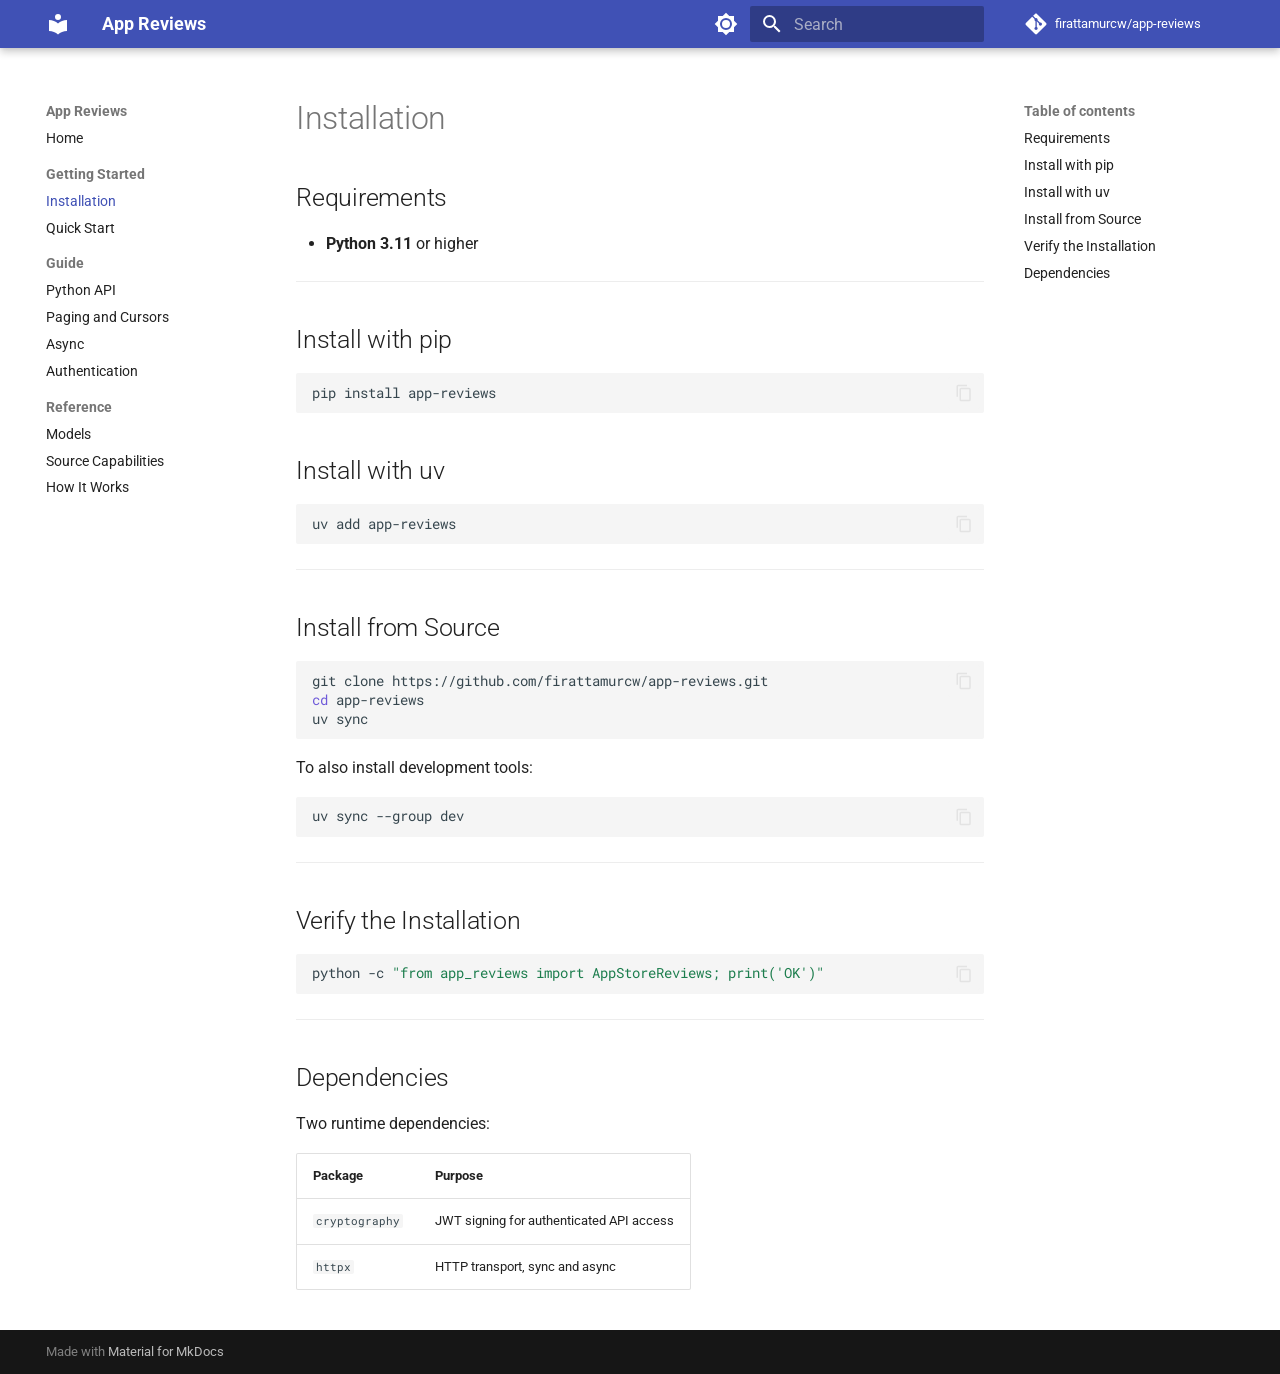
<file: getting-started/installation/index.html>
<!doctype html>
<html lang="en" class="no-js">
  <head>
    
      <meta charset="utf-8">
      <meta name="viewport" content="width=device-width,initial-scale=1">
      
        <meta name="description" content="Fetch app reviews from the Apple App Store and Google Play Store with Python">
      
      
      
        <link rel="canonical" href="https://firattamurcw.github.io/app-reviews/getting-started/installation/">
      
      
        <link rel="prev" href="../..">
      
      
        <link rel="next" href="../quickstart/">
      
      
        
      
      
      <link rel="icon" href="../../assets/images/favicon.png">
      <meta name="generator" content="mkdocs-1.6.1, mkdocs-material-9.7.6">
    
    
      
        <title>Installation - App Reviews</title>
      
    
    
      <link rel="stylesheet" href="../../assets/stylesheets/main.484c7ddc.min.css">
      
        
        <link rel="stylesheet" href="../../assets/stylesheets/palette.ab4e12ef.min.css">
      
      


    
    
      
    
    
      
        
        
        <link rel="preconnect" href="https://fonts.gstatic.com" crossorigin>
        <link rel="stylesheet" href="https://fonts.googleapis.com/css?family=Roboto:300,300i,400,400i,700,700i%7CRoboto+Mono:400,400i,700,700i&display=fallback">
        <style>:root{--md-text-font:"Roboto";--md-code-font:"Roboto Mono"}</style>
      
    
    
    <script>__md_scope=new URL("../..",location),__md_hash=e=>[...e].reduce(((e,_)=>(e<<5)-e+_.charCodeAt(0)),0),__md_get=(e,_=localStorage,t=__md_scope)=>JSON.parse(_.getItem(t.pathname+"."+e)),__md_set=(e,_,t=localStorage,a=__md_scope)=>{try{t.setItem(a.pathname+"."+e,JSON.stringify(_))}catch(e){}}</script>
    
      

    
    
  </head>
  
  
    
    
      
    
    
    
    
    <body dir="ltr" data-md-color-scheme="default" data-md-color-primary="indigo" data-md-color-accent="indigo">
  
    
    <input class="md-toggle" data-md-toggle="drawer" type="checkbox" id="__drawer" autocomplete="off">
    <input class="md-toggle" data-md-toggle="search" type="checkbox" id="__search" autocomplete="off">
    <label class="md-overlay" for="__drawer"></label>
    <div data-md-component="skip">
      
        
        <a href="#installation" class="md-skip">
          Skip to content
        </a>
      
    </div>
    <div data-md-component="announce">
      
    </div>
    
    
      

  

<header class="md-header md-header--shadow" data-md-component="header">
  <nav class="md-header__inner md-grid" aria-label="Header">
    <a href="../.." title="App Reviews" class="md-header__button md-logo" aria-label="App Reviews" data-md-component="logo">
      
  
  <svg xmlns="http://www.w3.org/2000/svg" viewBox="0 0 24 24"><path d="M12 8a3 3 0 0 0 3-3 3 3 0 0 0-3-3 3 3 0 0 0-3 3 3 3 0 0 0 3 3m0 3.54C9.64 9.35 6.5 8 3 8v11c3.5 0 6.64 1.35 9 3.54 2.36-2.19 5.5-3.54 9-3.54V8c-3.5 0-6.64 1.35-9 3.54"/></svg>

    </a>
    <label class="md-header__button md-icon" for="__drawer">
      
      <svg xmlns="http://www.w3.org/2000/svg" viewBox="0 0 24 24"><path d="M3 6h18v2H3zm0 5h18v2H3zm0 5h18v2H3z"/></svg>
    </label>
    <div class="md-header__title" data-md-component="header-title">
      <div class="md-header__ellipsis">
        <div class="md-header__topic">
          <span class="md-ellipsis">
            App Reviews
          </span>
        </div>
        <div class="md-header__topic" data-md-component="header-topic">
          <span class="md-ellipsis">
            
              Installation
            
          </span>
        </div>
      </div>
    </div>
    
      
        <form class="md-header__option" data-md-component="palette">
  
    
    
    
    <input class="md-option" data-md-color-media="" data-md-color-scheme="default" data-md-color-primary="indigo" data-md-color-accent="indigo"  aria-label="Switch to dark mode"  type="radio" name="__palette" id="__palette_0">
    
      <label class="md-header__button md-icon" title="Switch to dark mode" for="__palette_1" hidden>
        <svg xmlns="http://www.w3.org/2000/svg" viewBox="0 0 24 24"><path d="M12 8a4 4 0 0 0-4 4 4 4 0 0 0 4 4 4 4 0 0 0 4-4 4 4 0 0 0-4-4m0 10a6 6 0 0 1-6-6 6 6 0 0 1 6-6 6 6 0 0 1 6 6 6 6 0 0 1-6 6m8-9.31V4h-4.69L12 .69 8.69 4H4v4.69L.69 12 4 15.31V20h4.69L12 23.31 15.31 20H20v-4.69L23.31 12z"/></svg>
      </label>
    
  
    
    
    
    <input class="md-option" data-md-color-media="" data-md-color-scheme="slate" data-md-color-primary="indigo" data-md-color-accent="indigo"  aria-label="Switch to light mode"  type="radio" name="__palette" id="__palette_1">
    
      <label class="md-header__button md-icon" title="Switch to light mode" for="__palette_0" hidden>
        <svg xmlns="http://www.w3.org/2000/svg" viewBox="0 0 24 24"><path d="M12 18c-.89 0-1.74-.2-2.5-.55C11.56 16.5 13 14.42 13 12s-1.44-4.5-3.5-5.45C10.26 6.2 11.11 6 12 6a6 6 0 0 1 6 6 6 6 0 0 1-6 6m8-9.31V4h-4.69L12 .69 8.69 4H4v4.69L.69 12 4 15.31V20h4.69L12 23.31 15.31 20H20v-4.69L23.31 12z"/></svg>
      </label>
    
  
</form>
      
    
    
      <script>var palette=__md_get("__palette");if(palette&&palette.color){if("(prefers-color-scheme)"===palette.color.media){var media=matchMedia("(prefers-color-scheme: light)"),input=document.querySelector(media.matches?"[data-md-color-media='(prefers-color-scheme: light)']":"[data-md-color-media='(prefers-color-scheme: dark)']");palette.color.media=input.getAttribute("data-md-color-media"),palette.color.scheme=input.getAttribute("data-md-color-scheme"),palette.color.primary=input.getAttribute("data-md-color-primary"),palette.color.accent=input.getAttribute("data-md-color-accent")}for(var[key,value]of Object.entries(palette.color))document.body.setAttribute("data-md-color-"+key,value)}</script>
    
    
    
      
      
        <label class="md-header__button md-icon" for="__search">
          
          <svg xmlns="http://www.w3.org/2000/svg" viewBox="0 0 24 24"><path d="M9.5 3A6.5 6.5 0 0 1 16 9.5c0 1.61-.59 3.09-1.56 4.23l.27.27h.79l5 5-1.5 1.5-5-5v-.79l-.27-.27A6.52 6.52 0 0 1 9.5 16 6.5 6.5 0 0 1 3 9.5 6.5 6.5 0 0 1 9.5 3m0 2C7 5 5 7 5 9.5S7 14 9.5 14 14 12 14 9.5 12 5 9.5 5"/></svg>
        </label>
        <div class="md-search" data-md-component="search" role="dialog">
  <label class="md-search__overlay" for="__search"></label>
  <div class="md-search__inner" role="search">
    <form class="md-search__form" name="search">
      <input type="text" class="md-search__input" name="query" aria-label="Search" placeholder="Search" autocapitalize="off" autocorrect="off" autocomplete="off" spellcheck="false" data-md-component="search-query" required>
      <label class="md-search__icon md-icon" for="__search">
        
        <svg xmlns="http://www.w3.org/2000/svg" viewBox="0 0 24 24"><path d="M9.5 3A6.5 6.5 0 0 1 16 9.5c0 1.61-.59 3.09-1.56 4.23l.27.27h.79l5 5-1.5 1.5-5-5v-.79l-.27-.27A6.52 6.52 0 0 1 9.5 16 6.5 6.5 0 0 1 3 9.5 6.5 6.5 0 0 1 9.5 3m0 2C7 5 5 7 5 9.5S7 14 9.5 14 14 12 14 9.5 12 5 9.5 5"/></svg>
        
        <svg xmlns="http://www.w3.org/2000/svg" viewBox="0 0 24 24"><path d="M20 11v2H8l5.5 5.5-1.42 1.42L4.16 12l7.92-7.92L13.5 5.5 8 11z"/></svg>
      </label>
      <nav class="md-search__options" aria-label="Search">
        
        <button type="reset" class="md-search__icon md-icon" title="Clear" aria-label="Clear" tabindex="-1">
          
          <svg xmlns="http://www.w3.org/2000/svg" viewBox="0 0 24 24"><path d="M19 6.41 17.59 5 12 10.59 6.41 5 5 6.41 10.59 12 5 17.59 6.41 19 12 13.41 17.59 19 19 17.59 13.41 12z"/></svg>
        </button>
      </nav>
      
        <div class="md-search__suggest" data-md-component="search-suggest"></div>
      
    </form>
    <div class="md-search__output">
      <div class="md-search__scrollwrap" tabindex="0" data-md-scrollfix>
        <div class="md-search-result" data-md-component="search-result">
          <div class="md-search-result__meta">
            Initializing search
          </div>
          <ol class="md-search-result__list" role="presentation"></ol>
        </div>
      </div>
    </div>
  </div>
</div>
      
    
    
      <div class="md-header__source">
        <a href="https://github.com/firattamurcw/app-reviews" title="Go to repository" class="md-source" data-md-component="source">
  <div class="md-source__icon md-icon">
    
    <svg xmlns="http://www.w3.org/2000/svg" viewBox="0 0 448 512"><!--! Font Awesome Free 7.1.0 by @fontawesome - https://fontawesome.com License - https://fontawesome.com/license/free (Icons: CC BY 4.0, Fonts: SIL OFL 1.1, Code: MIT License) Copyright 2025 Fonticons, Inc.--><path d="M439.6 236.1 244 40.5c-5.4-5.5-12.8-8.5-20.4-8.5s-15 3-20.4 8.4L162.5 81l51.5 51.5c27.1-9.1 52.7 16.8 43.4 43.7l49.7 49.7c34.2-11.8 61.2 31 35.5 56.7-26.5 26.5-70.2-2.9-56-37.3L240.3 199v121.9c25.3 12.5 22.3 41.8 9.1 55-6.4 6.4-15.2 10.1-24.3 10.1s-17.8-3.6-24.3-10.1c-17.6-17.6-11.1-46.9 11.2-56v-123c-20.8-8.5-24.6-30.7-18.6-45L142.6 101 8.5 235.1C3 240.6 0 247.9 0 255.5s3 15 8.5 20.4l195.6 195.7c5.4 5.4 12.7 8.4 20.4 8.4s15-3 20.4-8.4l194.7-194.7c5.4-5.4 8.4-12.8 8.4-20.4s-3-15-8.4-20.4"/></svg>
  </div>
  <div class="md-source__repository">
    firattamurcw/app-reviews
  </div>
</a>
      </div>
    
  </nav>
  
</header>
    
    <div class="md-container" data-md-component="container">
      
      
        
          
        
      
      <main class="md-main" data-md-component="main">
        <div class="md-main__inner md-grid">
          
            
              
              <div class="md-sidebar md-sidebar--primary" data-md-component="sidebar" data-md-type="navigation" >
                <div class="md-sidebar__scrollwrap">
                  <div class="md-sidebar__inner">
                    



<nav class="md-nav md-nav--primary" aria-label="Navigation" data-md-level="0">
  <label class="md-nav__title" for="__drawer">
    <a href="../.." title="App Reviews" class="md-nav__button md-logo" aria-label="App Reviews" data-md-component="logo">
      
  
  <svg xmlns="http://www.w3.org/2000/svg" viewBox="0 0 24 24"><path d="M12 8a3 3 0 0 0 3-3 3 3 0 0 0-3-3 3 3 0 0 0-3 3 3 3 0 0 0 3 3m0 3.54C9.64 9.35 6.5 8 3 8v11c3.5 0 6.64 1.35 9 3.54 2.36-2.19 5.5-3.54 9-3.54V8c-3.5 0-6.64 1.35-9 3.54"/></svg>

    </a>
    App Reviews
  </label>
  
    <div class="md-nav__source">
      <a href="https://github.com/firattamurcw/app-reviews" title="Go to repository" class="md-source" data-md-component="source">
  <div class="md-source__icon md-icon">
    
    <svg xmlns="http://www.w3.org/2000/svg" viewBox="0 0 448 512"><!--! Font Awesome Free 7.1.0 by @fontawesome - https://fontawesome.com License - https://fontawesome.com/license/free (Icons: CC BY 4.0, Fonts: SIL OFL 1.1, Code: MIT License) Copyright 2025 Fonticons, Inc.--><path d="M439.6 236.1 244 40.5c-5.4-5.5-12.8-8.5-20.4-8.5s-15 3-20.4 8.4L162.5 81l51.5 51.5c27.1-9.1 52.7 16.8 43.4 43.7l49.7 49.7c34.2-11.8 61.2 31 35.5 56.7-26.5 26.5-70.2-2.9-56-37.3L240.3 199v121.9c25.3 12.5 22.3 41.8 9.1 55-6.4 6.4-15.2 10.1-24.3 10.1s-17.8-3.6-24.3-10.1c-17.6-17.6-11.1-46.9 11.2-56v-123c-20.8-8.5-24.6-30.7-18.6-45L142.6 101 8.5 235.1C3 240.6 0 247.9 0 255.5s3 15 8.5 20.4l195.6 195.7c5.4 5.4 12.7 8.4 20.4 8.4s15-3 20.4-8.4l194.7-194.7c5.4-5.4 8.4-12.8 8.4-20.4s-3-15-8.4-20.4"/></svg>
  </div>
  <div class="md-source__repository">
    firattamurcw/app-reviews
  </div>
</a>
    </div>
  
  <ul class="md-nav__list" data-md-scrollfix>
    
      
      
  
  
  
  
    <li class="md-nav__item">
      <a href="../.." class="md-nav__link">
        
  
  
  <span class="md-ellipsis">
    
  
    Home
  

    
  </span>
  
  

      </a>
    </li>
  

    
      
      
  
  
    
  
  
  
    
    
    
    
      
        
        
      
    
    
    <li class="md-nav__item md-nav__item--active md-nav__item--section md-nav__item--nested">
      
        
        
        <input class="md-nav__toggle md-toggle " type="checkbox" id="__nav_2" checked>
        
          
          <label class="md-nav__link" for="__nav_2" id="__nav_2_label" tabindex="">
            
  
  
  <span class="md-ellipsis">
    
  
    Getting Started
  

    
  </span>
  
  

            <span class="md-nav__icon md-icon"></span>
          </label>
        
        <nav class="md-nav" data-md-level="1" aria-labelledby="__nav_2_label" aria-expanded="true">
          <label class="md-nav__title" for="__nav_2">
            <span class="md-nav__icon md-icon"></span>
            
  
    Getting Started
  

          </label>
          <ul class="md-nav__list" data-md-scrollfix>
            
              
                
  
  
    
  
  
  
    <li class="md-nav__item md-nav__item--active">
      
      <input class="md-nav__toggle md-toggle" type="checkbox" id="__toc">
      
      
        
      
      
        <label class="md-nav__link md-nav__link--active" for="__toc">
          
  
  
  <span class="md-ellipsis">
    
  
    Installation
  

    
  </span>
  
  

          <span class="md-nav__icon md-icon"></span>
        </label>
      
      <a href="./" class="md-nav__link md-nav__link--active">
        
  
  
  <span class="md-ellipsis">
    
  
    Installation
  

    
  </span>
  
  

      </a>
      
        

<nav class="md-nav md-nav--secondary" aria-label="Table of contents">
  
  
  
    
  
  
    <label class="md-nav__title" for="__toc">
      <span class="md-nav__icon md-icon"></span>
      Table of contents
    </label>
    <ul class="md-nav__list" data-md-component="toc" data-md-scrollfix>
      
        <li class="md-nav__item">
  <a href="#requirements" class="md-nav__link">
    <span class="md-ellipsis">
      
        Requirements
      
    </span>
  </a>
  
</li>
      
        <li class="md-nav__item">
  <a href="#install-with-pip" class="md-nav__link">
    <span class="md-ellipsis">
      
        Install with pip
      
    </span>
  </a>
  
</li>
      
        <li class="md-nav__item">
  <a href="#install-with-uv" class="md-nav__link">
    <span class="md-ellipsis">
      
        Install with uv
      
    </span>
  </a>
  
</li>
      
        <li class="md-nav__item">
  <a href="#install-from-source" class="md-nav__link">
    <span class="md-ellipsis">
      
        Install from Source
      
    </span>
  </a>
  
</li>
      
        <li class="md-nav__item">
  <a href="#verify-the-installation" class="md-nav__link">
    <span class="md-ellipsis">
      
        Verify the Installation
      
    </span>
  </a>
  
</li>
      
        <li class="md-nav__item">
  <a href="#dependencies" class="md-nav__link">
    <span class="md-ellipsis">
      
        Dependencies
      
    </span>
  </a>
  
</li>
      
    </ul>
  
</nav>
      
    </li>
  

              
            
              
                
  
  
  
  
    <li class="md-nav__item">
      <a href="../quickstart/" class="md-nav__link">
        
  
  
  <span class="md-ellipsis">
    
  
    Quick Start
  

    
  </span>
  
  

      </a>
    </li>
  

              
            
          </ul>
        </nav>
      
    </li>
  

    
      
      
  
  
  
  
    
    
    
    
      
        
        
      
    
    
    <li class="md-nav__item md-nav__item--section md-nav__item--nested">
      
        
        
          
        
        <input class="md-nav__toggle md-toggle md-toggle--indeterminate" type="checkbox" id="__nav_3" >
        
          
          <label class="md-nav__link" for="__nav_3" id="__nav_3_label" tabindex="">
            
  
  
  <span class="md-ellipsis">
    
  
    Guide
  

    
  </span>
  
  

            <span class="md-nav__icon md-icon"></span>
          </label>
        
        <nav class="md-nav" data-md-level="1" aria-labelledby="__nav_3_label" aria-expanded="false">
          <label class="md-nav__title" for="__nav_3">
            <span class="md-nav__icon md-icon"></span>
            
  
    Guide
  

          </label>
          <ul class="md-nav__list" data-md-scrollfix>
            
              
                
  
  
  
  
    <li class="md-nav__item">
      <a href="../../guide/python-api/" class="md-nav__link">
        
  
  
  <span class="md-ellipsis">
    
  
    Python API
  

    
  </span>
  
  

      </a>
    </li>
  

              
            
              
                
  
  
  
  
    <li class="md-nav__item">
      <a href="../../guide/paging/" class="md-nav__link">
        
  
  
  <span class="md-ellipsis">
    
  
    Paging and Cursors
  

    
  </span>
  
  

      </a>
    </li>
  

              
            
              
                
  
  
  
  
    <li class="md-nav__item">
      <a href="../../guide/async/" class="md-nav__link">
        
  
  
  <span class="md-ellipsis">
    
  
    Async
  

    
  </span>
  
  

      </a>
    </li>
  

              
            
              
                
  
  
  
  
    <li class="md-nav__item">
      <a href="../../guide/authentication/" class="md-nav__link">
        
  
  
  <span class="md-ellipsis">
    
  
    Authentication
  

    
  </span>
  
  

      </a>
    </li>
  

              
            
          </ul>
        </nav>
      
    </li>
  

    
      
      
  
  
  
  
    
    
    
    
      
        
        
      
    
    
    <li class="md-nav__item md-nav__item--section md-nav__item--nested">
      
        
        
          
        
        <input class="md-nav__toggle md-toggle md-toggle--indeterminate" type="checkbox" id="__nav_4" >
        
          
          <label class="md-nav__link" for="__nav_4" id="__nav_4_label" tabindex="">
            
  
  
  <span class="md-ellipsis">
    
  
    Reference
  

    
  </span>
  
  

            <span class="md-nav__icon md-icon"></span>
          </label>
        
        <nav class="md-nav" data-md-level="1" aria-labelledby="__nav_4_label" aria-expanded="false">
          <label class="md-nav__title" for="__nav_4">
            <span class="md-nav__icon md-icon"></span>
            
  
    Reference
  

          </label>
          <ul class="md-nav__list" data-md-scrollfix>
            
              
                
  
  
  
  
    <li class="md-nav__item">
      <a href="../../reference/models/" class="md-nav__link">
        
  
  
  <span class="md-ellipsis">
    
  
    Models
  

    
  </span>
  
  

      </a>
    </li>
  

              
            
              
                
  
  
  
  
    <li class="md-nav__item">
      <a href="../../reference/capabilities/" class="md-nav__link">
        
  
  
  <span class="md-ellipsis">
    
  
    Source Capabilities
  

    
  </span>
  
  

      </a>
    </li>
  

              
            
              
                
  
  
  
  
    <li class="md-nav__item">
      <a href="../../reference/how-it-works/" class="md-nav__link">
        
  
  
  <span class="md-ellipsis">
    
  
    How It Works
  

    
  </span>
  
  

      </a>
    </li>
  

              
            
          </ul>
        </nav>
      
    </li>
  

    
  </ul>
</nav>
                  </div>
                </div>
              </div>
            
            
              
              <div class="md-sidebar md-sidebar--secondary" data-md-component="sidebar" data-md-type="toc" >
                <div class="md-sidebar__scrollwrap">
                  <div class="md-sidebar__inner">
                    

<nav class="md-nav md-nav--secondary" aria-label="Table of contents">
  
  
  
    
  
  
    <label class="md-nav__title" for="__toc">
      <span class="md-nav__icon md-icon"></span>
      Table of contents
    </label>
    <ul class="md-nav__list" data-md-component="toc" data-md-scrollfix>
      
        <li class="md-nav__item">
  <a href="#requirements" class="md-nav__link">
    <span class="md-ellipsis">
      
        Requirements
      
    </span>
  </a>
  
</li>
      
        <li class="md-nav__item">
  <a href="#install-with-pip" class="md-nav__link">
    <span class="md-ellipsis">
      
        Install with pip
      
    </span>
  </a>
  
</li>
      
        <li class="md-nav__item">
  <a href="#install-with-uv" class="md-nav__link">
    <span class="md-ellipsis">
      
        Install with uv
      
    </span>
  </a>
  
</li>
      
        <li class="md-nav__item">
  <a href="#install-from-source" class="md-nav__link">
    <span class="md-ellipsis">
      
        Install from Source
      
    </span>
  </a>
  
</li>
      
        <li class="md-nav__item">
  <a href="#verify-the-installation" class="md-nav__link">
    <span class="md-ellipsis">
      
        Verify the Installation
      
    </span>
  </a>
  
</li>
      
        <li class="md-nav__item">
  <a href="#dependencies" class="md-nav__link">
    <span class="md-ellipsis">
      
        Dependencies
      
    </span>
  </a>
  
</li>
      
    </ul>
  
</nav>
                  </div>
                </div>
              </div>
            
          
          
            <div class="md-content" data-md-component="content">
              
              <article class="md-content__inner md-typeset">
                
                  


  
  


<h1 id="installation">Installation</h1>
<h2 id="requirements">Requirements</h2>
<ul>
<li><strong>Python 3.11</strong> or higher</li>
</ul>
<hr />
<h2 id="install-with-pip">Install with pip</h2>
<div class="highlight"><pre><span></span><code><a id="__codelineno-0-1" name="__codelineno-0-1" href="#__codelineno-0-1"></a>pip<span class="w"> </span>install<span class="w"> </span>app-reviews
</code></pre></div>
<h2 id="install-with-uv">Install with uv</h2>
<div class="highlight"><pre><span></span><code><a id="__codelineno-1-1" name="__codelineno-1-1" href="#__codelineno-1-1"></a>uv<span class="w"> </span>add<span class="w"> </span>app-reviews
</code></pre></div>
<hr />
<h2 id="install-from-source">Install from Source</h2>
<div class="highlight"><pre><span></span><code><a id="__codelineno-2-1" name="__codelineno-2-1" href="#__codelineno-2-1"></a>git<span class="w"> </span>clone<span class="w"> </span>https://github.com/firattamurcw/app-reviews.git
<a id="__codelineno-2-2" name="__codelineno-2-2" href="#__codelineno-2-2"></a><span class="nb">cd</span><span class="w"> </span>app-reviews
<a id="__codelineno-2-3" name="__codelineno-2-3" href="#__codelineno-2-3"></a>uv<span class="w"> </span>sync
</code></pre></div>
<p>To also install development tools:</p>
<div class="highlight"><pre><span></span><code><a id="__codelineno-3-1" name="__codelineno-3-1" href="#__codelineno-3-1"></a>uv<span class="w"> </span>sync<span class="w"> </span>--group<span class="w"> </span>dev
</code></pre></div>
<hr />
<h2 id="verify-the-installation">Verify the Installation</h2>
<div class="highlight"><pre><span></span><code><a id="__codelineno-4-1" name="__codelineno-4-1" href="#__codelineno-4-1"></a>python<span class="w"> </span>-c<span class="w"> </span><span class="s2">&quot;from app_reviews import AppStoreReviews; print(&#39;OK&#39;)&quot;</span>
</code></pre></div>
<hr />
<h2 id="dependencies">Dependencies</h2>
<p>Two runtime dependencies:</p>
<table>
<thead>
<tr>
<th>Package</th>
<th>Purpose</th>
</tr>
</thead>
<tbody>
<tr>
<td><code>cryptography</code></td>
<td>JWT signing for authenticated API access</td>
</tr>
<tr>
<td><code>httpx</code></td>
<td>HTTP transport, sync and async</td>
</tr>
</tbody>
</table>












                
              </article>
            </div>
          
          
  <script>var tabs=__md_get("__tabs");if(Array.isArray(tabs))e:for(var set of document.querySelectorAll(".tabbed-set")){var labels=set.querySelector(".tabbed-labels");for(var tab of tabs)for(var label of labels.getElementsByTagName("label"))if(label.innerText.trim()===tab){var input=document.getElementById(label.htmlFor);input.checked=!0;continue e}}</script>

<script>var target=document.getElementById(location.hash.slice(1));target&&target.name&&(target.checked=target.name.startsWith("__tabbed_"))</script>
        </div>
        
          <button type="button" class="md-top md-icon" data-md-component="top" hidden>
  
  <svg xmlns="http://www.w3.org/2000/svg" viewBox="0 0 24 24"><path d="M13 20h-2V8l-5.5 5.5-1.42-1.42L12 4.16l7.92 7.92-1.42 1.42L13 8z"/></svg>
  Back to top
</button>
        
      </main>
      
        <footer class="md-footer">
  
  <div class="md-footer-meta md-typeset">
    <div class="md-footer-meta__inner md-grid">
      <div class="md-copyright">
  
  
    Made with
    <a href="https://squidfunk.github.io/mkdocs-material/" target="_blank" rel="noopener">
      Material for MkDocs
    </a>
  
</div>
      
    </div>
  </div>
</footer>
      
    </div>
    <div class="md-dialog" data-md-component="dialog">
      <div class="md-dialog__inner md-typeset"></div>
    </div>
    
    
    
      
      
      <script id="__config" type="application/json">{"annotate": null, "base": "../..", "features": ["navigation.sections", "navigation.expand", "navigation.top", "search.suggest", "search.highlight", "content.code.copy", "content.tabs.link"], "search": "../../assets/javascripts/workers/search.2c215733.min.js", "tags": null, "translations": {"clipboard.copied": "Copied to clipboard", "clipboard.copy": "Copy to clipboard", "search.result.more.one": "1 more on this page", "search.result.more.other": "# more on this page", "search.result.none": "No matching documents", "search.result.one": "1 matching document", "search.result.other": "# matching documents", "search.result.placeholder": "Type to start searching", "search.result.term.missing": "Missing", "select.version": "Select version"}, "version": null}</script>
    
    
      <script src="../../assets/javascripts/bundle.79ae519e.min.js"></script>
      
    
  </body>
</html>
</file>
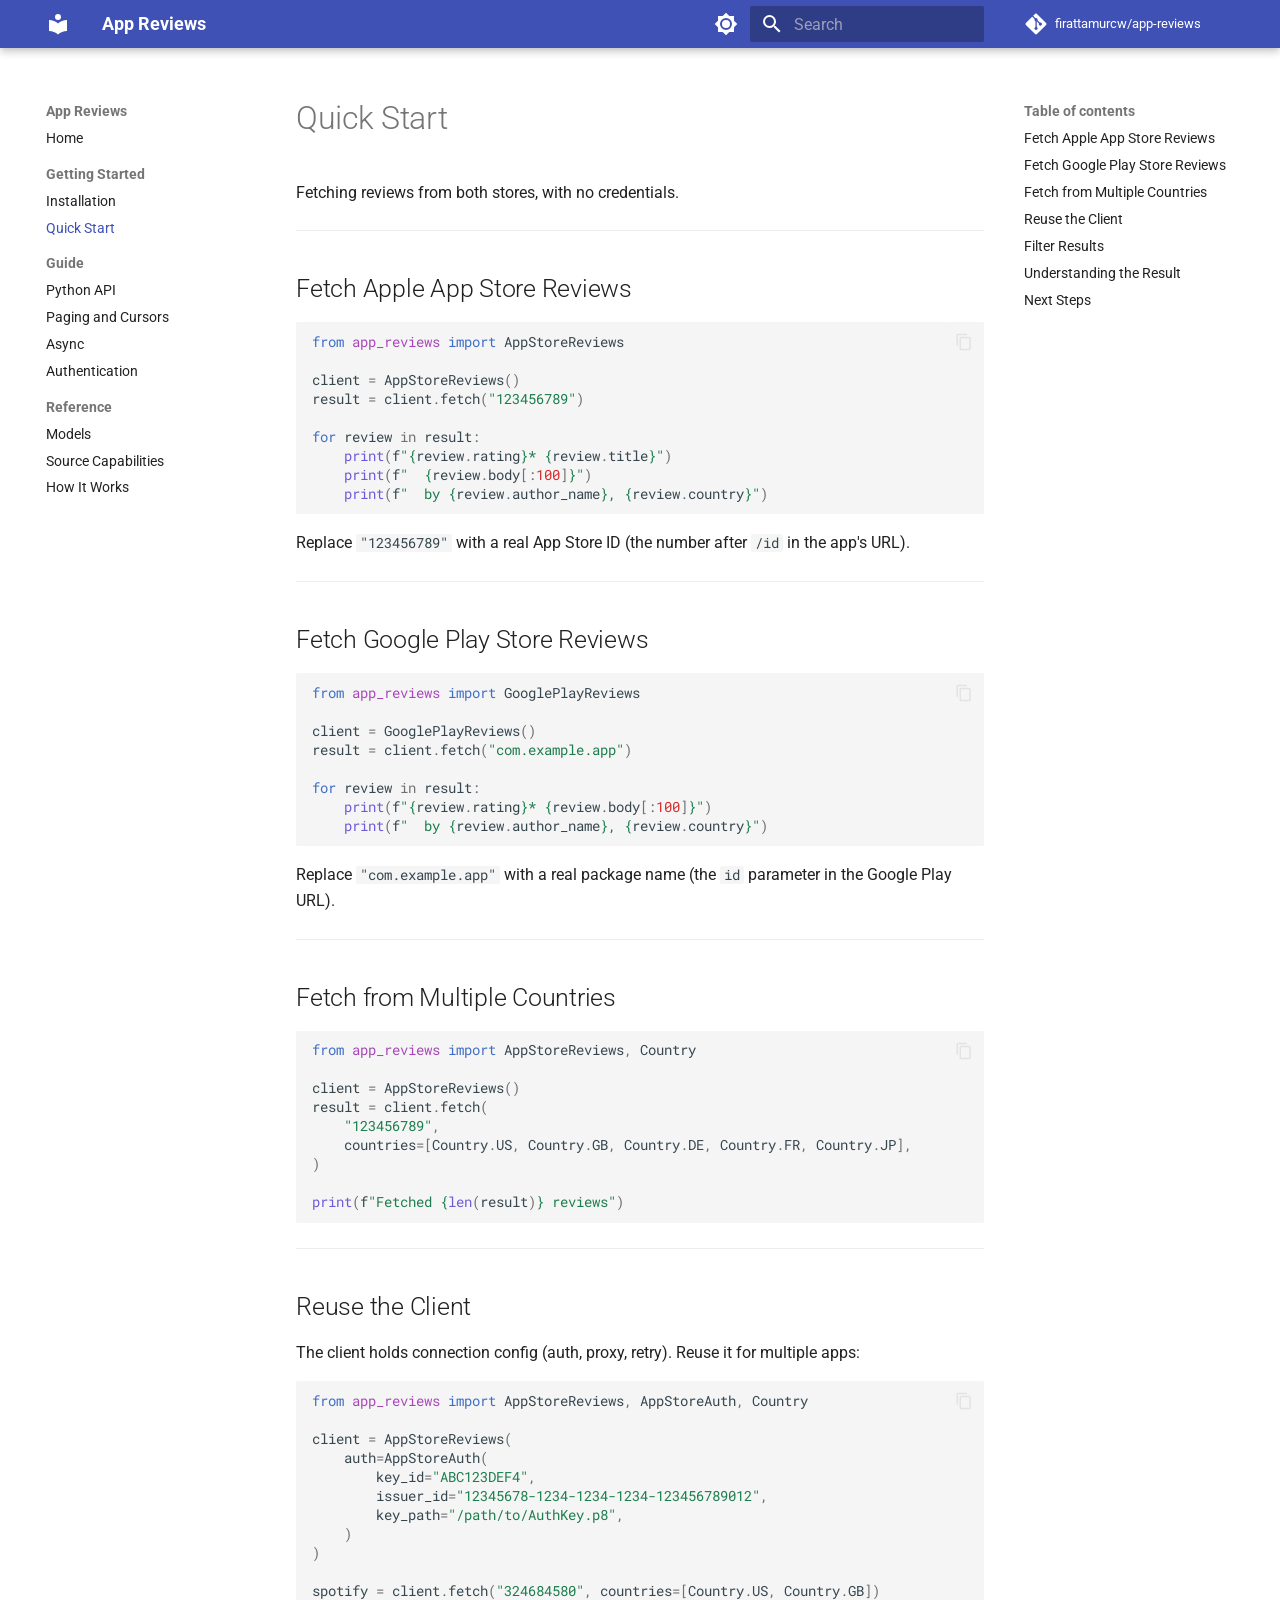
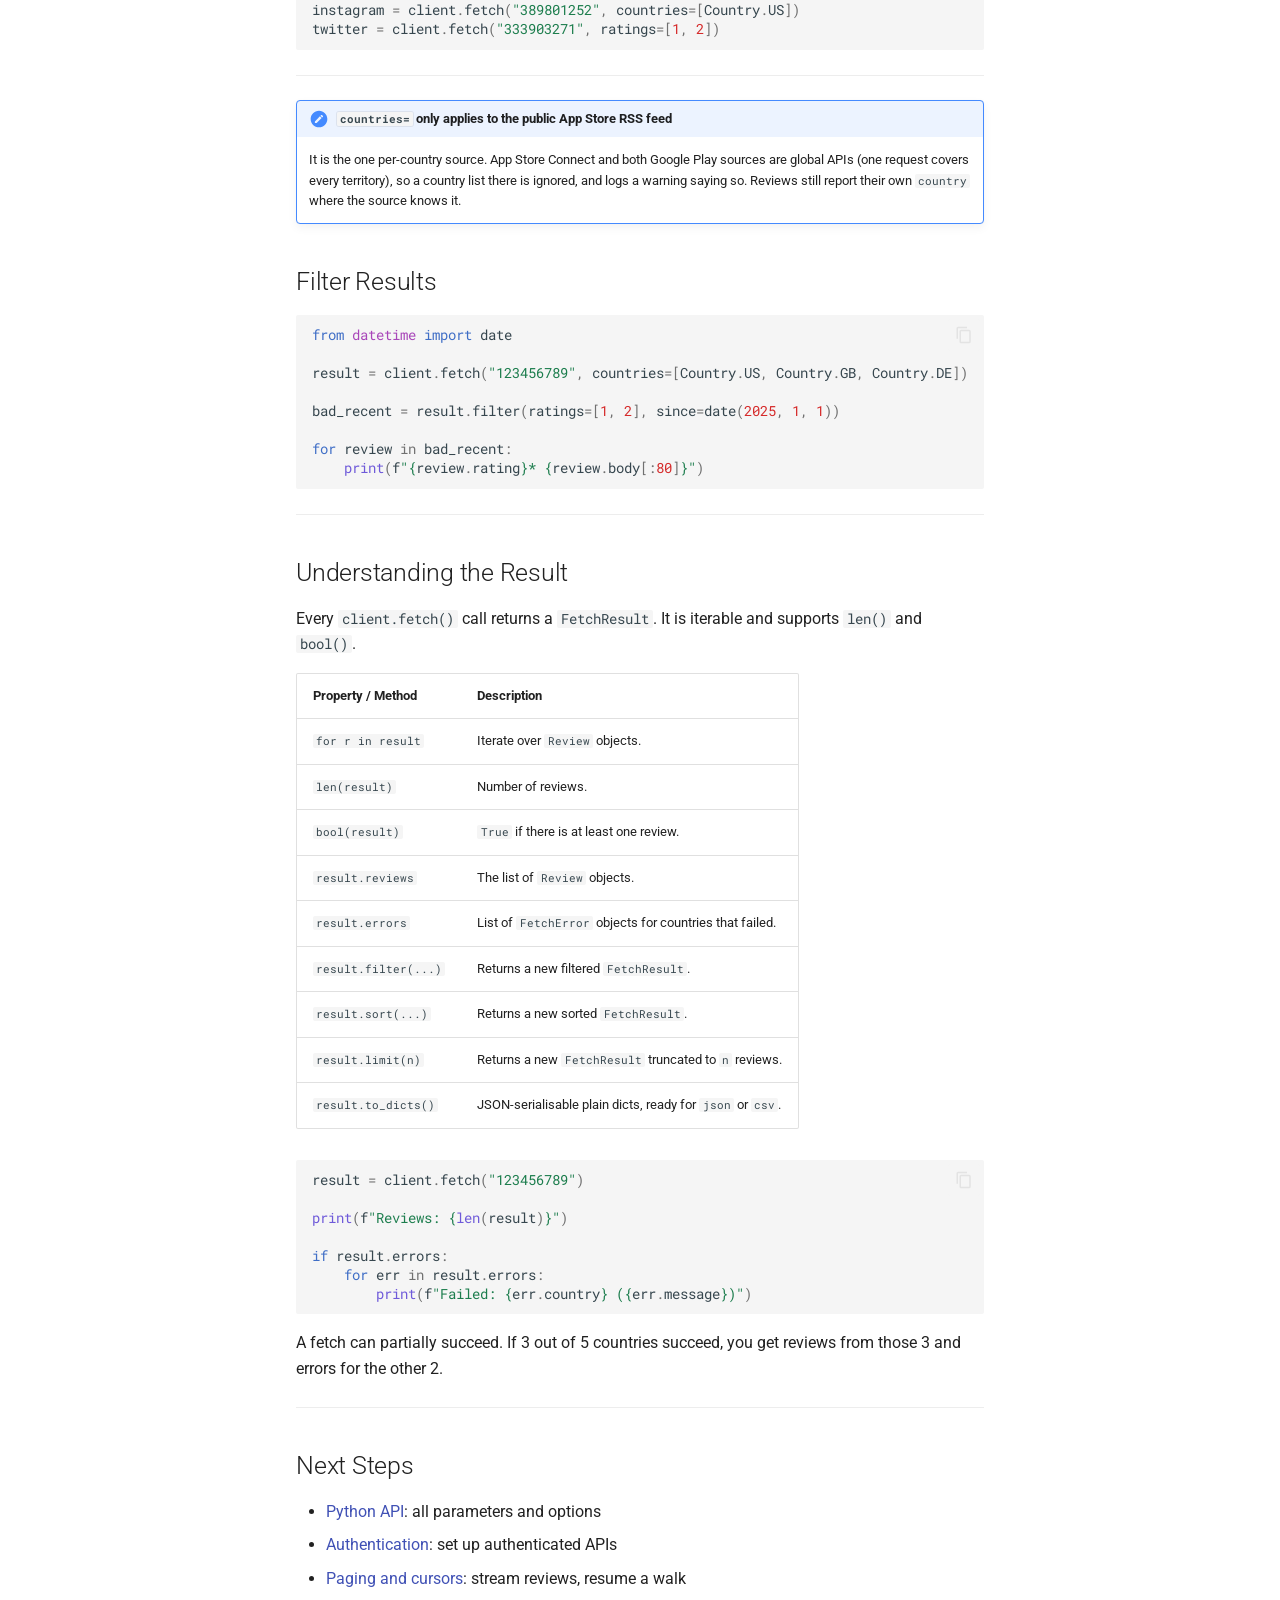
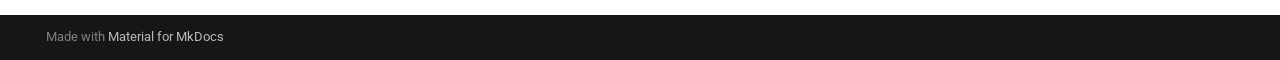
<file: getting-started/quickstart/index.html>
<!doctype html>
<html lang="en" class="no-js">
  <head>
    
      <meta charset="utf-8">
      <meta name="viewport" content="width=device-width,initial-scale=1">
      
        <meta name="description" content="Fetch app reviews from the Apple App Store and Google Play Store with Python">
      
      
      
        <link rel="canonical" href="https://firattamurcw.github.io/app-reviews/getting-started/quickstart/">
      
      
        <link rel="prev" href="../installation/">
      
      
        <link rel="next" href="../../guide/python-api/">
      
      
        
      
      
      <link rel="icon" href="../../assets/images/favicon.png">
      <meta name="generator" content="mkdocs-1.6.1, mkdocs-material-9.7.6">
    
    
      
        <title>Quick Start - App Reviews</title>
      
    
    
      <link rel="stylesheet" href="../../assets/stylesheets/main.484c7ddc.min.css">
      
        
        <link rel="stylesheet" href="../../assets/stylesheets/palette.ab4e12ef.min.css">
      
      


    
    
      
    
    
      
        
        
        <link rel="preconnect" href="https://fonts.gstatic.com" crossorigin>
        <link rel="stylesheet" href="https://fonts.googleapis.com/css?family=Roboto:300,300i,400,400i,700,700i%7CRoboto+Mono:400,400i,700,700i&display=fallback">
        <style>:root{--md-text-font:"Roboto";--md-code-font:"Roboto Mono"}</style>
      
    
    
    <script>__md_scope=new URL("../..",location),__md_hash=e=>[...e].reduce(((e,_)=>(e<<5)-e+_.charCodeAt(0)),0),__md_get=(e,_=localStorage,t=__md_scope)=>JSON.parse(_.getItem(t.pathname+"."+e)),__md_set=(e,_,t=localStorage,a=__md_scope)=>{try{t.setItem(a.pathname+"."+e,JSON.stringify(_))}catch(e){}}</script>
    
      

    
    
  </head>
  
  
    
    
      
    
    
    
    
    <body dir="ltr" data-md-color-scheme="default" data-md-color-primary="indigo" data-md-color-accent="indigo">
  
    
    <input class="md-toggle" data-md-toggle="drawer" type="checkbox" id="__drawer" autocomplete="off">
    <input class="md-toggle" data-md-toggle="search" type="checkbox" id="__search" autocomplete="off">
    <label class="md-overlay" for="__drawer"></label>
    <div data-md-component="skip">
      
        
        <a href="#quick-start" class="md-skip">
          Skip to content
        </a>
      
    </div>
    <div data-md-component="announce">
      
    </div>
    
    
      

  

<header class="md-header md-header--shadow" data-md-component="header">
  <nav class="md-header__inner md-grid" aria-label="Header">
    <a href="../.." title="App Reviews" class="md-header__button md-logo" aria-label="App Reviews" data-md-component="logo">
      
  
  <svg xmlns="http://www.w3.org/2000/svg" viewBox="0 0 24 24"><path d="M12 8a3 3 0 0 0 3-3 3 3 0 0 0-3-3 3 3 0 0 0-3 3 3 3 0 0 0 3 3m0 3.54C9.64 9.35 6.5 8 3 8v11c3.5 0 6.64 1.35 9 3.54 2.36-2.19 5.5-3.54 9-3.54V8c-3.5 0-6.64 1.35-9 3.54"/></svg>

    </a>
    <label class="md-header__button md-icon" for="__drawer">
      
      <svg xmlns="http://www.w3.org/2000/svg" viewBox="0 0 24 24"><path d="M3 6h18v2H3zm0 5h18v2H3zm0 5h18v2H3z"/></svg>
    </label>
    <div class="md-header__title" data-md-component="header-title">
      <div class="md-header__ellipsis">
        <div class="md-header__topic">
          <span class="md-ellipsis">
            App Reviews
          </span>
        </div>
        <div class="md-header__topic" data-md-component="header-topic">
          <span class="md-ellipsis">
            
              Quick Start
            
          </span>
        </div>
      </div>
    </div>
    
      
        <form class="md-header__option" data-md-component="palette">
  
    
    
    
    <input class="md-option" data-md-color-media="" data-md-color-scheme="default" data-md-color-primary="indigo" data-md-color-accent="indigo"  aria-label="Switch to dark mode"  type="radio" name="__palette" id="__palette_0">
    
      <label class="md-header__button md-icon" title="Switch to dark mode" for="__palette_1" hidden>
        <svg xmlns="http://www.w3.org/2000/svg" viewBox="0 0 24 24"><path d="M12 8a4 4 0 0 0-4 4 4 4 0 0 0 4 4 4 4 0 0 0 4-4 4 4 0 0 0-4-4m0 10a6 6 0 0 1-6-6 6 6 0 0 1 6-6 6 6 0 0 1 6 6 6 6 0 0 1-6 6m8-9.31V4h-4.69L12 .69 8.69 4H4v4.69L.69 12 4 15.31V20h4.69L12 23.31 15.31 20H20v-4.69L23.31 12z"/></svg>
      </label>
    
  
    
    
    
    <input class="md-option" data-md-color-media="" data-md-color-scheme="slate" data-md-color-primary="indigo" data-md-color-accent="indigo"  aria-label="Switch to light mode"  type="radio" name="__palette" id="__palette_1">
    
      <label class="md-header__button md-icon" title="Switch to light mode" for="__palette_0" hidden>
        <svg xmlns="http://www.w3.org/2000/svg" viewBox="0 0 24 24"><path d="M12 18c-.89 0-1.74-.2-2.5-.55C11.56 16.5 13 14.42 13 12s-1.44-4.5-3.5-5.45C10.26 6.2 11.11 6 12 6a6 6 0 0 1 6 6 6 6 0 0 1-6 6m8-9.31V4h-4.69L12 .69 8.69 4H4v4.69L.69 12 4 15.31V20h4.69L12 23.31 15.31 20H20v-4.69L23.31 12z"/></svg>
      </label>
    
  
</form>
      
    
    
      <script>var palette=__md_get("__palette");if(palette&&palette.color){if("(prefers-color-scheme)"===palette.color.media){var media=matchMedia("(prefers-color-scheme: light)"),input=document.querySelector(media.matches?"[data-md-color-media='(prefers-color-scheme: light)']":"[data-md-color-media='(prefers-color-scheme: dark)']");palette.color.media=input.getAttribute("data-md-color-media"),palette.color.scheme=input.getAttribute("data-md-color-scheme"),palette.color.primary=input.getAttribute("data-md-color-primary"),palette.color.accent=input.getAttribute("data-md-color-accent")}for(var[key,value]of Object.entries(palette.color))document.body.setAttribute("data-md-color-"+key,value)}</script>
    
    
    
      
      
        <label class="md-header__button md-icon" for="__search">
          
          <svg xmlns="http://www.w3.org/2000/svg" viewBox="0 0 24 24"><path d="M9.5 3A6.5 6.5 0 0 1 16 9.5c0 1.61-.59 3.09-1.56 4.23l.27.27h.79l5 5-1.5 1.5-5-5v-.79l-.27-.27A6.52 6.52 0 0 1 9.5 16 6.5 6.5 0 0 1 3 9.5 6.5 6.5 0 0 1 9.5 3m0 2C7 5 5 7 5 9.5S7 14 9.5 14 14 12 14 9.5 12 5 9.5 5"/></svg>
        </label>
        <div class="md-search" data-md-component="search" role="dialog">
  <label class="md-search__overlay" for="__search"></label>
  <div class="md-search__inner" role="search">
    <form class="md-search__form" name="search">
      <input type="text" class="md-search__input" name="query" aria-label="Search" placeholder="Search" autocapitalize="off" autocorrect="off" autocomplete="off" spellcheck="false" data-md-component="search-query" required>
      <label class="md-search__icon md-icon" for="__search">
        
        <svg xmlns="http://www.w3.org/2000/svg" viewBox="0 0 24 24"><path d="M9.5 3A6.5 6.5 0 0 1 16 9.5c0 1.61-.59 3.09-1.56 4.23l.27.27h.79l5 5-1.5 1.5-5-5v-.79l-.27-.27A6.52 6.52 0 0 1 9.5 16 6.5 6.5 0 0 1 3 9.5 6.5 6.5 0 0 1 9.5 3m0 2C7 5 5 7 5 9.5S7 14 9.5 14 14 12 14 9.5 12 5 9.5 5"/></svg>
        
        <svg xmlns="http://www.w3.org/2000/svg" viewBox="0 0 24 24"><path d="M20 11v2H8l5.5 5.5-1.42 1.42L4.16 12l7.92-7.92L13.5 5.5 8 11z"/></svg>
      </label>
      <nav class="md-search__options" aria-label="Search">
        
        <button type="reset" class="md-search__icon md-icon" title="Clear" aria-label="Clear" tabindex="-1">
          
          <svg xmlns="http://www.w3.org/2000/svg" viewBox="0 0 24 24"><path d="M19 6.41 17.59 5 12 10.59 6.41 5 5 6.41 10.59 12 5 17.59 6.41 19 12 13.41 17.59 19 19 17.59 13.41 12z"/></svg>
        </button>
      </nav>
      
        <div class="md-search__suggest" data-md-component="search-suggest"></div>
      
    </form>
    <div class="md-search__output">
      <div class="md-search__scrollwrap" tabindex="0" data-md-scrollfix>
        <div class="md-search-result" data-md-component="search-result">
          <div class="md-search-result__meta">
            Initializing search
          </div>
          <ol class="md-search-result__list" role="presentation"></ol>
        </div>
      </div>
    </div>
  </div>
</div>
      
    
    
      <div class="md-header__source">
        <a href="https://github.com/firattamurcw/app-reviews" title="Go to repository" class="md-source" data-md-component="source">
  <div class="md-source__icon md-icon">
    
    <svg xmlns="http://www.w3.org/2000/svg" viewBox="0 0 448 512"><!--! Font Awesome Free 7.1.0 by @fontawesome - https://fontawesome.com License - https://fontawesome.com/license/free (Icons: CC BY 4.0, Fonts: SIL OFL 1.1, Code: MIT License) Copyright 2025 Fonticons, Inc.--><path d="M439.6 236.1 244 40.5c-5.4-5.5-12.8-8.5-20.4-8.5s-15 3-20.4 8.4L162.5 81l51.5 51.5c27.1-9.1 52.7 16.8 43.4 43.7l49.7 49.7c34.2-11.8 61.2 31 35.5 56.7-26.5 26.5-70.2-2.9-56-37.3L240.3 199v121.9c25.3 12.5 22.3 41.8 9.1 55-6.4 6.4-15.2 10.1-24.3 10.1s-17.8-3.6-24.3-10.1c-17.6-17.6-11.1-46.9 11.2-56v-123c-20.8-8.5-24.6-30.7-18.6-45L142.6 101 8.5 235.1C3 240.6 0 247.9 0 255.5s3 15 8.5 20.4l195.6 195.7c5.4 5.4 12.7 8.4 20.4 8.4s15-3 20.4-8.4l194.7-194.7c5.4-5.4 8.4-12.8 8.4-20.4s-3-15-8.4-20.4"/></svg>
  </div>
  <div class="md-source__repository">
    firattamurcw/app-reviews
  </div>
</a>
      </div>
    
  </nav>
  
</header>
    
    <div class="md-container" data-md-component="container">
      
      
        
          
        
      
      <main class="md-main" data-md-component="main">
        <div class="md-main__inner md-grid">
          
            
              
              <div class="md-sidebar md-sidebar--primary" data-md-component="sidebar" data-md-type="navigation" >
                <div class="md-sidebar__scrollwrap">
                  <div class="md-sidebar__inner">
                    



<nav class="md-nav md-nav--primary" aria-label="Navigation" data-md-level="0">
  <label class="md-nav__title" for="__drawer">
    <a href="../.." title="App Reviews" class="md-nav__button md-logo" aria-label="App Reviews" data-md-component="logo">
      
  
  <svg xmlns="http://www.w3.org/2000/svg" viewBox="0 0 24 24"><path d="M12 8a3 3 0 0 0 3-3 3 3 0 0 0-3-3 3 3 0 0 0-3 3 3 3 0 0 0 3 3m0 3.54C9.64 9.35 6.5 8 3 8v11c3.5 0 6.64 1.35 9 3.54 2.36-2.19 5.5-3.54 9-3.54V8c-3.5 0-6.64 1.35-9 3.54"/></svg>

    </a>
    App Reviews
  </label>
  
    <div class="md-nav__source">
      <a href="https://github.com/firattamurcw/app-reviews" title="Go to repository" class="md-source" data-md-component="source">
  <div class="md-source__icon md-icon">
    
    <svg xmlns="http://www.w3.org/2000/svg" viewBox="0 0 448 512"><!--! Font Awesome Free 7.1.0 by @fontawesome - https://fontawesome.com License - https://fontawesome.com/license/free (Icons: CC BY 4.0, Fonts: SIL OFL 1.1, Code: MIT License) Copyright 2025 Fonticons, Inc.--><path d="M439.6 236.1 244 40.5c-5.4-5.5-12.8-8.5-20.4-8.5s-15 3-20.4 8.4L162.5 81l51.5 51.5c27.1-9.1 52.7 16.8 43.4 43.7l49.7 49.7c34.2-11.8 61.2 31 35.5 56.7-26.5 26.5-70.2-2.9-56-37.3L240.3 199v121.9c25.3 12.5 22.3 41.8 9.1 55-6.4 6.4-15.2 10.1-24.3 10.1s-17.8-3.6-24.3-10.1c-17.6-17.6-11.1-46.9 11.2-56v-123c-20.8-8.5-24.6-30.7-18.6-45L142.6 101 8.5 235.1C3 240.6 0 247.9 0 255.5s3 15 8.5 20.4l195.6 195.7c5.4 5.4 12.7 8.4 20.4 8.4s15-3 20.4-8.4l194.7-194.7c5.4-5.4 8.4-12.8 8.4-20.4s-3-15-8.4-20.4"/></svg>
  </div>
  <div class="md-source__repository">
    firattamurcw/app-reviews
  </div>
</a>
    </div>
  
  <ul class="md-nav__list" data-md-scrollfix>
    
      
      
  
  
  
  
    <li class="md-nav__item">
      <a href="../.." class="md-nav__link">
        
  
  
  <span class="md-ellipsis">
    
  
    Home
  

    
  </span>
  
  

      </a>
    </li>
  

    
      
      
  
  
    
  
  
  
    
    
    
    
      
        
        
      
    
    
    <li class="md-nav__item md-nav__item--active md-nav__item--section md-nav__item--nested">
      
        
        
        <input class="md-nav__toggle md-toggle " type="checkbox" id="__nav_2" checked>
        
          
          <label class="md-nav__link" for="__nav_2" id="__nav_2_label" tabindex="">
            
  
  
  <span class="md-ellipsis">
    
  
    Getting Started
  

    
  </span>
  
  

            <span class="md-nav__icon md-icon"></span>
          </label>
        
        <nav class="md-nav" data-md-level="1" aria-labelledby="__nav_2_label" aria-expanded="true">
          <label class="md-nav__title" for="__nav_2">
            <span class="md-nav__icon md-icon"></span>
            
  
    Getting Started
  

          </label>
          <ul class="md-nav__list" data-md-scrollfix>
            
              
                
  
  
  
  
    <li class="md-nav__item">
      <a href="../installation/" class="md-nav__link">
        
  
  
  <span class="md-ellipsis">
    
  
    Installation
  

    
  </span>
  
  

      </a>
    </li>
  

              
            
              
                
  
  
    
  
  
  
    <li class="md-nav__item md-nav__item--active">
      
      <input class="md-nav__toggle md-toggle" type="checkbox" id="__toc">
      
      
        
      
      
        <label class="md-nav__link md-nav__link--active" for="__toc">
          
  
  
  <span class="md-ellipsis">
    
  
    Quick Start
  

    
  </span>
  
  

          <span class="md-nav__icon md-icon"></span>
        </label>
      
      <a href="./" class="md-nav__link md-nav__link--active">
        
  
  
  <span class="md-ellipsis">
    
  
    Quick Start
  

    
  </span>
  
  

      </a>
      
        

<nav class="md-nav md-nav--secondary" aria-label="Table of contents">
  
  
  
    
  
  
    <label class="md-nav__title" for="__toc">
      <span class="md-nav__icon md-icon"></span>
      Table of contents
    </label>
    <ul class="md-nav__list" data-md-component="toc" data-md-scrollfix>
      
        <li class="md-nav__item">
  <a href="#fetch-apple-app-store-reviews" class="md-nav__link">
    <span class="md-ellipsis">
      
        Fetch Apple App Store Reviews
      
    </span>
  </a>
  
</li>
      
        <li class="md-nav__item">
  <a href="#fetch-google-play-store-reviews" class="md-nav__link">
    <span class="md-ellipsis">
      
        Fetch Google Play Store Reviews
      
    </span>
  </a>
  
</li>
      
        <li class="md-nav__item">
  <a href="#fetch-from-multiple-countries" class="md-nav__link">
    <span class="md-ellipsis">
      
        Fetch from Multiple Countries
      
    </span>
  </a>
  
</li>
      
        <li class="md-nav__item">
  <a href="#reuse-the-client" class="md-nav__link">
    <span class="md-ellipsis">
      
        Reuse the Client
      
    </span>
  </a>
  
</li>
      
        <li class="md-nav__item">
  <a href="#filter-results" class="md-nav__link">
    <span class="md-ellipsis">
      
        Filter Results
      
    </span>
  </a>
  
</li>
      
        <li class="md-nav__item">
  <a href="#understanding-the-result" class="md-nav__link">
    <span class="md-ellipsis">
      
        Understanding the Result
      
    </span>
  </a>
  
</li>
      
        <li class="md-nav__item">
  <a href="#next-steps" class="md-nav__link">
    <span class="md-ellipsis">
      
        Next Steps
      
    </span>
  </a>
  
</li>
      
    </ul>
  
</nav>
      
    </li>
  

              
            
          </ul>
        </nav>
      
    </li>
  

    
      
      
  
  
  
  
    
    
    
    
      
        
        
      
    
    
    <li class="md-nav__item md-nav__item--section md-nav__item--nested">
      
        
        
          
        
        <input class="md-nav__toggle md-toggle md-toggle--indeterminate" type="checkbox" id="__nav_3" >
        
          
          <label class="md-nav__link" for="__nav_3" id="__nav_3_label" tabindex="">
            
  
  
  <span class="md-ellipsis">
    
  
    Guide
  

    
  </span>
  
  

            <span class="md-nav__icon md-icon"></span>
          </label>
        
        <nav class="md-nav" data-md-level="1" aria-labelledby="__nav_3_label" aria-expanded="false">
          <label class="md-nav__title" for="__nav_3">
            <span class="md-nav__icon md-icon"></span>
            
  
    Guide
  

          </label>
          <ul class="md-nav__list" data-md-scrollfix>
            
              
                
  
  
  
  
    <li class="md-nav__item">
      <a href="../../guide/python-api/" class="md-nav__link">
        
  
  
  <span class="md-ellipsis">
    
  
    Python API
  

    
  </span>
  
  

      </a>
    </li>
  

              
            
              
                
  
  
  
  
    <li class="md-nav__item">
      <a href="../../guide/paging/" class="md-nav__link">
        
  
  
  <span class="md-ellipsis">
    
  
    Paging and Cursors
  

    
  </span>
  
  

      </a>
    </li>
  

              
            
              
                
  
  
  
  
    <li class="md-nav__item">
      <a href="../../guide/async/" class="md-nav__link">
        
  
  
  <span class="md-ellipsis">
    
  
    Async
  

    
  </span>
  
  

      </a>
    </li>
  

              
            
              
                
  
  
  
  
    <li class="md-nav__item">
      <a href="../../guide/authentication/" class="md-nav__link">
        
  
  
  <span class="md-ellipsis">
    
  
    Authentication
  

    
  </span>
  
  

      </a>
    </li>
  

              
            
          </ul>
        </nav>
      
    </li>
  

    
      
      
  
  
  
  
    
    
    
    
      
        
        
      
    
    
    <li class="md-nav__item md-nav__item--section md-nav__item--nested">
      
        
        
          
        
        <input class="md-nav__toggle md-toggle md-toggle--indeterminate" type="checkbox" id="__nav_4" >
        
          
          <label class="md-nav__link" for="__nav_4" id="__nav_4_label" tabindex="">
            
  
  
  <span class="md-ellipsis">
    
  
    Reference
  

    
  </span>
  
  

            <span class="md-nav__icon md-icon"></span>
          </label>
        
        <nav class="md-nav" data-md-level="1" aria-labelledby="__nav_4_label" aria-expanded="false">
          <label class="md-nav__title" for="__nav_4">
            <span class="md-nav__icon md-icon"></span>
            
  
    Reference
  

          </label>
          <ul class="md-nav__list" data-md-scrollfix>
            
              
                
  
  
  
  
    <li class="md-nav__item">
      <a href="../../reference/models/" class="md-nav__link">
        
  
  
  <span class="md-ellipsis">
    
  
    Models
  

    
  </span>
  
  

      </a>
    </li>
  

              
            
              
                
  
  
  
  
    <li class="md-nav__item">
      <a href="../../reference/capabilities/" class="md-nav__link">
        
  
  
  <span class="md-ellipsis">
    
  
    Source Capabilities
  

    
  </span>
  
  

      </a>
    </li>
  

              
            
              
                
  
  
  
  
    <li class="md-nav__item">
      <a href="../../reference/how-it-works/" class="md-nav__link">
        
  
  
  <span class="md-ellipsis">
    
  
    How It Works
  

    
  </span>
  
  

      </a>
    </li>
  

              
            
          </ul>
        </nav>
      
    </li>
  

    
  </ul>
</nav>
                  </div>
                </div>
              </div>
            
            
              
              <div class="md-sidebar md-sidebar--secondary" data-md-component="sidebar" data-md-type="toc" >
                <div class="md-sidebar__scrollwrap">
                  <div class="md-sidebar__inner">
                    

<nav class="md-nav md-nav--secondary" aria-label="Table of contents">
  
  
  
    
  
  
    <label class="md-nav__title" for="__toc">
      <span class="md-nav__icon md-icon"></span>
      Table of contents
    </label>
    <ul class="md-nav__list" data-md-component="toc" data-md-scrollfix>
      
        <li class="md-nav__item">
  <a href="#fetch-apple-app-store-reviews" class="md-nav__link">
    <span class="md-ellipsis">
      
        Fetch Apple App Store Reviews
      
    </span>
  </a>
  
</li>
      
        <li class="md-nav__item">
  <a href="#fetch-google-play-store-reviews" class="md-nav__link">
    <span class="md-ellipsis">
      
        Fetch Google Play Store Reviews
      
    </span>
  </a>
  
</li>
      
        <li class="md-nav__item">
  <a href="#fetch-from-multiple-countries" class="md-nav__link">
    <span class="md-ellipsis">
      
        Fetch from Multiple Countries
      
    </span>
  </a>
  
</li>
      
        <li class="md-nav__item">
  <a href="#reuse-the-client" class="md-nav__link">
    <span class="md-ellipsis">
      
        Reuse the Client
      
    </span>
  </a>
  
</li>
      
        <li class="md-nav__item">
  <a href="#filter-results" class="md-nav__link">
    <span class="md-ellipsis">
      
        Filter Results
      
    </span>
  </a>
  
</li>
      
        <li class="md-nav__item">
  <a href="#understanding-the-result" class="md-nav__link">
    <span class="md-ellipsis">
      
        Understanding the Result
      
    </span>
  </a>
  
</li>
      
        <li class="md-nav__item">
  <a href="#next-steps" class="md-nav__link">
    <span class="md-ellipsis">
      
        Next Steps
      
    </span>
  </a>
  
</li>
      
    </ul>
  
</nav>
                  </div>
                </div>
              </div>
            
          
          
            <div class="md-content" data-md-component="content">
              
              <article class="md-content__inner md-typeset">
                
                  


  
  


<h1 id="quick-start">Quick Start</h1>
<p>Fetching reviews from both stores, with no credentials.</p>
<hr />
<h2 id="fetch-apple-app-store-reviews">Fetch Apple App Store Reviews</h2>
<div class="highlight"><pre><span></span><code><a id="__codelineno-0-1" name="__codelineno-0-1" href="#__codelineno-0-1"></a><span class="kn">from</span><span class="w"> </span><span class="nn">app_reviews</span><span class="w"> </span><span class="kn">import</span> <span class="n">AppStoreReviews</span>
<a id="__codelineno-0-2" name="__codelineno-0-2" href="#__codelineno-0-2"></a>
<a id="__codelineno-0-3" name="__codelineno-0-3" href="#__codelineno-0-3"></a><span class="n">client</span> <span class="o">=</span> <span class="n">AppStoreReviews</span><span class="p">()</span>
<a id="__codelineno-0-4" name="__codelineno-0-4" href="#__codelineno-0-4"></a><span class="n">result</span> <span class="o">=</span> <span class="n">client</span><span class="o">.</span><span class="n">fetch</span><span class="p">(</span><span class="s2">&quot;123456789&quot;</span><span class="p">)</span>
<a id="__codelineno-0-5" name="__codelineno-0-5" href="#__codelineno-0-5"></a>
<a id="__codelineno-0-6" name="__codelineno-0-6" href="#__codelineno-0-6"></a><span class="k">for</span> <span class="n">review</span> <span class="ow">in</span> <span class="n">result</span><span class="p">:</span>
<a id="__codelineno-0-7" name="__codelineno-0-7" href="#__codelineno-0-7"></a>    <span class="nb">print</span><span class="p">(</span><span class="sa">f</span><span class="s2">&quot;</span><span class="si">{</span><span class="n">review</span><span class="o">.</span><span class="n">rating</span><span class="si">}</span><span class="s2">* </span><span class="si">{</span><span class="n">review</span><span class="o">.</span><span class="n">title</span><span class="si">}</span><span class="s2">&quot;</span><span class="p">)</span>
<a id="__codelineno-0-8" name="__codelineno-0-8" href="#__codelineno-0-8"></a>    <span class="nb">print</span><span class="p">(</span><span class="sa">f</span><span class="s2">&quot;  </span><span class="si">{</span><span class="n">review</span><span class="o">.</span><span class="n">body</span><span class="p">[:</span><span class="mi">100</span><span class="p">]</span><span class="si">}</span><span class="s2">&quot;</span><span class="p">)</span>
<a id="__codelineno-0-9" name="__codelineno-0-9" href="#__codelineno-0-9"></a>    <span class="nb">print</span><span class="p">(</span><span class="sa">f</span><span class="s2">&quot;  by </span><span class="si">{</span><span class="n">review</span><span class="o">.</span><span class="n">author_name</span><span class="si">}</span><span class="s2">, </span><span class="si">{</span><span class="n">review</span><span class="o">.</span><span class="n">country</span><span class="si">}</span><span class="s2">&quot;</span><span class="p">)</span>
</code></pre></div>
<p>Replace <code>"123456789"</code> with a real App Store ID (the number after <code>/id</code> in the app's URL).</p>
<hr />
<h2 id="fetch-google-play-store-reviews">Fetch Google Play Store Reviews</h2>
<div class="highlight"><pre><span></span><code><a id="__codelineno-1-1" name="__codelineno-1-1" href="#__codelineno-1-1"></a><span class="kn">from</span><span class="w"> </span><span class="nn">app_reviews</span><span class="w"> </span><span class="kn">import</span> <span class="n">GooglePlayReviews</span>
<a id="__codelineno-1-2" name="__codelineno-1-2" href="#__codelineno-1-2"></a>
<a id="__codelineno-1-3" name="__codelineno-1-3" href="#__codelineno-1-3"></a><span class="n">client</span> <span class="o">=</span> <span class="n">GooglePlayReviews</span><span class="p">()</span>
<a id="__codelineno-1-4" name="__codelineno-1-4" href="#__codelineno-1-4"></a><span class="n">result</span> <span class="o">=</span> <span class="n">client</span><span class="o">.</span><span class="n">fetch</span><span class="p">(</span><span class="s2">&quot;com.example.app&quot;</span><span class="p">)</span>
<a id="__codelineno-1-5" name="__codelineno-1-5" href="#__codelineno-1-5"></a>
<a id="__codelineno-1-6" name="__codelineno-1-6" href="#__codelineno-1-6"></a><span class="k">for</span> <span class="n">review</span> <span class="ow">in</span> <span class="n">result</span><span class="p">:</span>
<a id="__codelineno-1-7" name="__codelineno-1-7" href="#__codelineno-1-7"></a>    <span class="nb">print</span><span class="p">(</span><span class="sa">f</span><span class="s2">&quot;</span><span class="si">{</span><span class="n">review</span><span class="o">.</span><span class="n">rating</span><span class="si">}</span><span class="s2">* </span><span class="si">{</span><span class="n">review</span><span class="o">.</span><span class="n">body</span><span class="p">[:</span><span class="mi">100</span><span class="p">]</span><span class="si">}</span><span class="s2">&quot;</span><span class="p">)</span>
<a id="__codelineno-1-8" name="__codelineno-1-8" href="#__codelineno-1-8"></a>    <span class="nb">print</span><span class="p">(</span><span class="sa">f</span><span class="s2">&quot;  by </span><span class="si">{</span><span class="n">review</span><span class="o">.</span><span class="n">author_name</span><span class="si">}</span><span class="s2">, </span><span class="si">{</span><span class="n">review</span><span class="o">.</span><span class="n">country</span><span class="si">}</span><span class="s2">&quot;</span><span class="p">)</span>
</code></pre></div>
<p>Replace <code>"com.example.app"</code> with a real package name (the <code>id</code> parameter in the Google Play URL).</p>
<hr />
<h2 id="fetch-from-multiple-countries">Fetch from Multiple Countries</h2>
<div class="highlight"><pre><span></span><code><a id="__codelineno-2-1" name="__codelineno-2-1" href="#__codelineno-2-1"></a><span class="kn">from</span><span class="w"> </span><span class="nn">app_reviews</span><span class="w"> </span><span class="kn">import</span> <span class="n">AppStoreReviews</span><span class="p">,</span> <span class="n">Country</span>
<a id="__codelineno-2-2" name="__codelineno-2-2" href="#__codelineno-2-2"></a>
<a id="__codelineno-2-3" name="__codelineno-2-3" href="#__codelineno-2-3"></a><span class="n">client</span> <span class="o">=</span> <span class="n">AppStoreReviews</span><span class="p">()</span>
<a id="__codelineno-2-4" name="__codelineno-2-4" href="#__codelineno-2-4"></a><span class="n">result</span> <span class="o">=</span> <span class="n">client</span><span class="o">.</span><span class="n">fetch</span><span class="p">(</span>
<a id="__codelineno-2-5" name="__codelineno-2-5" href="#__codelineno-2-5"></a>    <span class="s2">&quot;123456789&quot;</span><span class="p">,</span>
<a id="__codelineno-2-6" name="__codelineno-2-6" href="#__codelineno-2-6"></a>    <span class="n">countries</span><span class="o">=</span><span class="p">[</span><span class="n">Country</span><span class="o">.</span><span class="n">US</span><span class="p">,</span> <span class="n">Country</span><span class="o">.</span><span class="n">GB</span><span class="p">,</span> <span class="n">Country</span><span class="o">.</span><span class="n">DE</span><span class="p">,</span> <span class="n">Country</span><span class="o">.</span><span class="n">FR</span><span class="p">,</span> <span class="n">Country</span><span class="o">.</span><span class="n">JP</span><span class="p">],</span>
<a id="__codelineno-2-7" name="__codelineno-2-7" href="#__codelineno-2-7"></a><span class="p">)</span>
<a id="__codelineno-2-8" name="__codelineno-2-8" href="#__codelineno-2-8"></a>
<a id="__codelineno-2-9" name="__codelineno-2-9" href="#__codelineno-2-9"></a><span class="nb">print</span><span class="p">(</span><span class="sa">f</span><span class="s2">&quot;Fetched </span><span class="si">{</span><span class="nb">len</span><span class="p">(</span><span class="n">result</span><span class="p">)</span><span class="si">}</span><span class="s2"> reviews&quot;</span><span class="p">)</span>
</code></pre></div>
<hr />
<h2 id="reuse-the-client">Reuse the Client</h2>
<p>The client holds connection config (auth, proxy, retry). Reuse it for multiple apps:</p>
<div class="highlight"><pre><span></span><code><a id="__codelineno-3-1" name="__codelineno-3-1" href="#__codelineno-3-1"></a><span class="kn">from</span><span class="w"> </span><span class="nn">app_reviews</span><span class="w"> </span><span class="kn">import</span> <span class="n">AppStoreReviews</span><span class="p">,</span> <span class="n">AppStoreAuth</span><span class="p">,</span> <span class="n">Country</span>
<a id="__codelineno-3-2" name="__codelineno-3-2" href="#__codelineno-3-2"></a>
<a id="__codelineno-3-3" name="__codelineno-3-3" href="#__codelineno-3-3"></a><span class="n">client</span> <span class="o">=</span> <span class="n">AppStoreReviews</span><span class="p">(</span>
<a id="__codelineno-3-4" name="__codelineno-3-4" href="#__codelineno-3-4"></a>    <span class="n">auth</span><span class="o">=</span><span class="n">AppStoreAuth</span><span class="p">(</span>
<a id="__codelineno-3-5" name="__codelineno-3-5" href="#__codelineno-3-5"></a>        <span class="n">key_id</span><span class="o">=</span><span class="s2">&quot;ABC123DEF4&quot;</span><span class="p">,</span>
<a id="__codelineno-3-6" name="__codelineno-3-6" href="#__codelineno-3-6"></a>        <span class="n">issuer_id</span><span class="o">=</span><span class="s2">&quot;12345678-1234-1234-1234-123456789012&quot;</span><span class="p">,</span>
<a id="__codelineno-3-7" name="__codelineno-3-7" href="#__codelineno-3-7"></a>        <span class="n">key_path</span><span class="o">=</span><span class="s2">&quot;/path/to/AuthKey.p8&quot;</span><span class="p">,</span>
<a id="__codelineno-3-8" name="__codelineno-3-8" href="#__codelineno-3-8"></a>    <span class="p">)</span>
<a id="__codelineno-3-9" name="__codelineno-3-9" href="#__codelineno-3-9"></a><span class="p">)</span>
<a id="__codelineno-3-10" name="__codelineno-3-10" href="#__codelineno-3-10"></a>
<a id="__codelineno-3-11" name="__codelineno-3-11" href="#__codelineno-3-11"></a><span class="n">spotify</span> <span class="o">=</span> <span class="n">client</span><span class="o">.</span><span class="n">fetch</span><span class="p">(</span><span class="s2">&quot;324684580&quot;</span><span class="p">,</span> <span class="n">countries</span><span class="o">=</span><span class="p">[</span><span class="n">Country</span><span class="o">.</span><span class="n">US</span><span class="p">,</span> <span class="n">Country</span><span class="o">.</span><span class="n">GB</span><span class="p">])</span>
<a id="__codelineno-3-12" name="__codelineno-3-12" href="#__codelineno-3-12"></a><span class="n">instagram</span> <span class="o">=</span> <span class="n">client</span><span class="o">.</span><span class="n">fetch</span><span class="p">(</span><span class="s2">&quot;389801252&quot;</span><span class="p">,</span> <span class="n">countries</span><span class="o">=</span><span class="p">[</span><span class="n">Country</span><span class="o">.</span><span class="n">US</span><span class="p">])</span>
<a id="__codelineno-3-13" name="__codelineno-3-13" href="#__codelineno-3-13"></a><span class="n">twitter</span> <span class="o">=</span> <span class="n">client</span><span class="o">.</span><span class="n">fetch</span><span class="p">(</span><span class="s2">&quot;333903271&quot;</span><span class="p">,</span> <span class="n">ratings</span><span class="o">=</span><span class="p">[</span><span class="mi">1</span><span class="p">,</span> <span class="mi">2</span><span class="p">])</span>
</code></pre></div>
<hr />
<div class="admonition note">
<p class="admonition-title"><code>countries=</code> only applies to the public App Store RSS feed</p>
<p>It is the one per-country source. App Store Connect and both Google Play
sources are global APIs (one request covers every territory), so a
country list there is ignored, and logs a warning saying so. Reviews still
report their own <code>country</code> where the source knows it.</p>
</div>
<h2 id="filter-results">Filter Results</h2>
<div class="highlight"><pre><span></span><code><a id="__codelineno-4-1" name="__codelineno-4-1" href="#__codelineno-4-1"></a><span class="kn">from</span><span class="w"> </span><span class="nn">datetime</span><span class="w"> </span><span class="kn">import</span> <span class="n">date</span>
<a id="__codelineno-4-2" name="__codelineno-4-2" href="#__codelineno-4-2"></a>
<a id="__codelineno-4-3" name="__codelineno-4-3" href="#__codelineno-4-3"></a><span class="n">result</span> <span class="o">=</span> <span class="n">client</span><span class="o">.</span><span class="n">fetch</span><span class="p">(</span><span class="s2">&quot;123456789&quot;</span><span class="p">,</span> <span class="n">countries</span><span class="o">=</span><span class="p">[</span><span class="n">Country</span><span class="o">.</span><span class="n">US</span><span class="p">,</span> <span class="n">Country</span><span class="o">.</span><span class="n">GB</span><span class="p">,</span> <span class="n">Country</span><span class="o">.</span><span class="n">DE</span><span class="p">])</span>
<a id="__codelineno-4-4" name="__codelineno-4-4" href="#__codelineno-4-4"></a>
<a id="__codelineno-4-5" name="__codelineno-4-5" href="#__codelineno-4-5"></a><span class="n">bad_recent</span> <span class="o">=</span> <span class="n">result</span><span class="o">.</span><span class="n">filter</span><span class="p">(</span><span class="n">ratings</span><span class="o">=</span><span class="p">[</span><span class="mi">1</span><span class="p">,</span> <span class="mi">2</span><span class="p">],</span> <span class="n">since</span><span class="o">=</span><span class="n">date</span><span class="p">(</span><span class="mi">2025</span><span class="p">,</span> <span class="mi">1</span><span class="p">,</span> <span class="mi">1</span><span class="p">))</span>
<a id="__codelineno-4-6" name="__codelineno-4-6" href="#__codelineno-4-6"></a>
<a id="__codelineno-4-7" name="__codelineno-4-7" href="#__codelineno-4-7"></a><span class="k">for</span> <span class="n">review</span> <span class="ow">in</span> <span class="n">bad_recent</span><span class="p">:</span>
<a id="__codelineno-4-8" name="__codelineno-4-8" href="#__codelineno-4-8"></a>    <span class="nb">print</span><span class="p">(</span><span class="sa">f</span><span class="s2">&quot;</span><span class="si">{</span><span class="n">review</span><span class="o">.</span><span class="n">rating</span><span class="si">}</span><span class="s2">* </span><span class="si">{</span><span class="n">review</span><span class="o">.</span><span class="n">body</span><span class="p">[:</span><span class="mi">80</span><span class="p">]</span><span class="si">}</span><span class="s2">&quot;</span><span class="p">)</span>
</code></pre></div>
<hr />
<h2 id="understanding-the-result">Understanding the Result</h2>
<p>Every <code>client.fetch()</code> call returns a <code>FetchResult</code>. It is iterable and supports <code>len()</code> and <code>bool()</code>.</p>
<table>
<thead>
<tr>
<th>Property / Method</th>
<th>Description</th>
</tr>
</thead>
<tbody>
<tr>
<td><code>for r in result</code></td>
<td>Iterate over <code>Review</code> objects.</td>
</tr>
<tr>
<td><code>len(result)</code></td>
<td>Number of reviews.</td>
</tr>
<tr>
<td><code>bool(result)</code></td>
<td><code>True</code> if there is at least one review.</td>
</tr>
<tr>
<td><code>result.reviews</code></td>
<td>The list of <code>Review</code> objects.</td>
</tr>
<tr>
<td><code>result.errors</code></td>
<td>List of <code>FetchError</code> objects for countries that failed.</td>
</tr>
<tr>
<td><code>result.filter(...)</code></td>
<td>Returns a new filtered <code>FetchResult</code>.</td>
</tr>
<tr>
<td><code>result.sort(...)</code></td>
<td>Returns a new sorted <code>FetchResult</code>.</td>
</tr>
<tr>
<td><code>result.limit(n)</code></td>
<td>Returns a new <code>FetchResult</code> truncated to <code>n</code> reviews.</td>
</tr>
<tr>
<td><code>result.to_dicts()</code></td>
<td>JSON-serialisable plain dicts, ready for <code>json</code> or <code>csv</code>.</td>
</tr>
</tbody>
</table>
<div class="highlight"><pre><span></span><code><a id="__codelineno-5-1" name="__codelineno-5-1" href="#__codelineno-5-1"></a><span class="n">result</span> <span class="o">=</span> <span class="n">client</span><span class="o">.</span><span class="n">fetch</span><span class="p">(</span><span class="s2">&quot;123456789&quot;</span><span class="p">)</span>
<a id="__codelineno-5-2" name="__codelineno-5-2" href="#__codelineno-5-2"></a>
<a id="__codelineno-5-3" name="__codelineno-5-3" href="#__codelineno-5-3"></a><span class="nb">print</span><span class="p">(</span><span class="sa">f</span><span class="s2">&quot;Reviews: </span><span class="si">{</span><span class="nb">len</span><span class="p">(</span><span class="n">result</span><span class="p">)</span><span class="si">}</span><span class="s2">&quot;</span><span class="p">)</span>
<a id="__codelineno-5-4" name="__codelineno-5-4" href="#__codelineno-5-4"></a>
<a id="__codelineno-5-5" name="__codelineno-5-5" href="#__codelineno-5-5"></a><span class="k">if</span> <span class="n">result</span><span class="o">.</span><span class="n">errors</span><span class="p">:</span>
<a id="__codelineno-5-6" name="__codelineno-5-6" href="#__codelineno-5-6"></a>    <span class="k">for</span> <span class="n">err</span> <span class="ow">in</span> <span class="n">result</span><span class="o">.</span><span class="n">errors</span><span class="p">:</span>
<a id="__codelineno-5-7" name="__codelineno-5-7" href="#__codelineno-5-7"></a>        <span class="nb">print</span><span class="p">(</span><span class="sa">f</span><span class="s2">&quot;Failed: </span><span class="si">{</span><span class="n">err</span><span class="o">.</span><span class="n">country</span><span class="si">}</span><span class="s2"> (</span><span class="si">{</span><span class="n">err</span><span class="o">.</span><span class="n">message</span><span class="si">}</span><span class="s2">)&quot;</span><span class="p">)</span>
</code></pre></div>
<p>A fetch can partially succeed. If 3 out of 5 countries succeed, you get reviews from those 3 and errors for the other 2.</p>
<hr />
<h2 id="next-steps">Next Steps</h2>
<ul>
<li><a href="../../guide/python-api/">Python API</a>: all parameters and options</li>
<li><a href="../../guide/authentication/">Authentication</a>: set up authenticated APIs</li>
<li><a href="../../guide/paging/">Paging and cursors</a>: stream reviews, resume a walk</li>
</ul>












                
              </article>
            </div>
          
          
  <script>var tabs=__md_get("__tabs");if(Array.isArray(tabs))e:for(var set of document.querySelectorAll(".tabbed-set")){var labels=set.querySelector(".tabbed-labels");for(var tab of tabs)for(var label of labels.getElementsByTagName("label"))if(label.innerText.trim()===tab){var input=document.getElementById(label.htmlFor);input.checked=!0;continue e}}</script>

<script>var target=document.getElementById(location.hash.slice(1));target&&target.name&&(target.checked=target.name.startsWith("__tabbed_"))</script>
        </div>
        
          <button type="button" class="md-top md-icon" data-md-component="top" hidden>
  
  <svg xmlns="http://www.w3.org/2000/svg" viewBox="0 0 24 24"><path d="M13 20h-2V8l-5.5 5.5-1.42-1.42L12 4.16l7.92 7.92-1.42 1.42L13 8z"/></svg>
  Back to top
</button>
        
      </main>
      
        <footer class="md-footer">
  
  <div class="md-footer-meta md-typeset">
    <div class="md-footer-meta__inner md-grid">
      <div class="md-copyright">
  
  
    Made with
    <a href="https://squidfunk.github.io/mkdocs-material/" target="_blank" rel="noopener">
      Material for MkDocs
    </a>
  
</div>
      
    </div>
  </div>
</footer>
      
    </div>
    <div class="md-dialog" data-md-component="dialog">
      <div class="md-dialog__inner md-typeset"></div>
    </div>
    
    
    
      
      
      <script id="__config" type="application/json">{"annotate": null, "base": "../..", "features": ["navigation.sections", "navigation.expand", "navigation.top", "search.suggest", "search.highlight", "content.code.copy", "content.tabs.link"], "search": "../../assets/javascripts/workers/search.2c215733.min.js", "tags": null, "translations": {"clipboard.copied": "Copied to clipboard", "clipboard.copy": "Copy to clipboard", "search.result.more.one": "1 more on this page", "search.result.more.other": "# more on this page", "search.result.none": "No matching documents", "search.result.one": "1 matching document", "search.result.other": "# matching documents", "search.result.placeholder": "Type to start searching", "search.result.term.missing": "Missing", "select.version": "Select version"}, "version": null}</script>
    
    
      <script src="../../assets/javascripts/bundle.79ae519e.min.js"></script>
      
    
  </body>
</html>
</file>
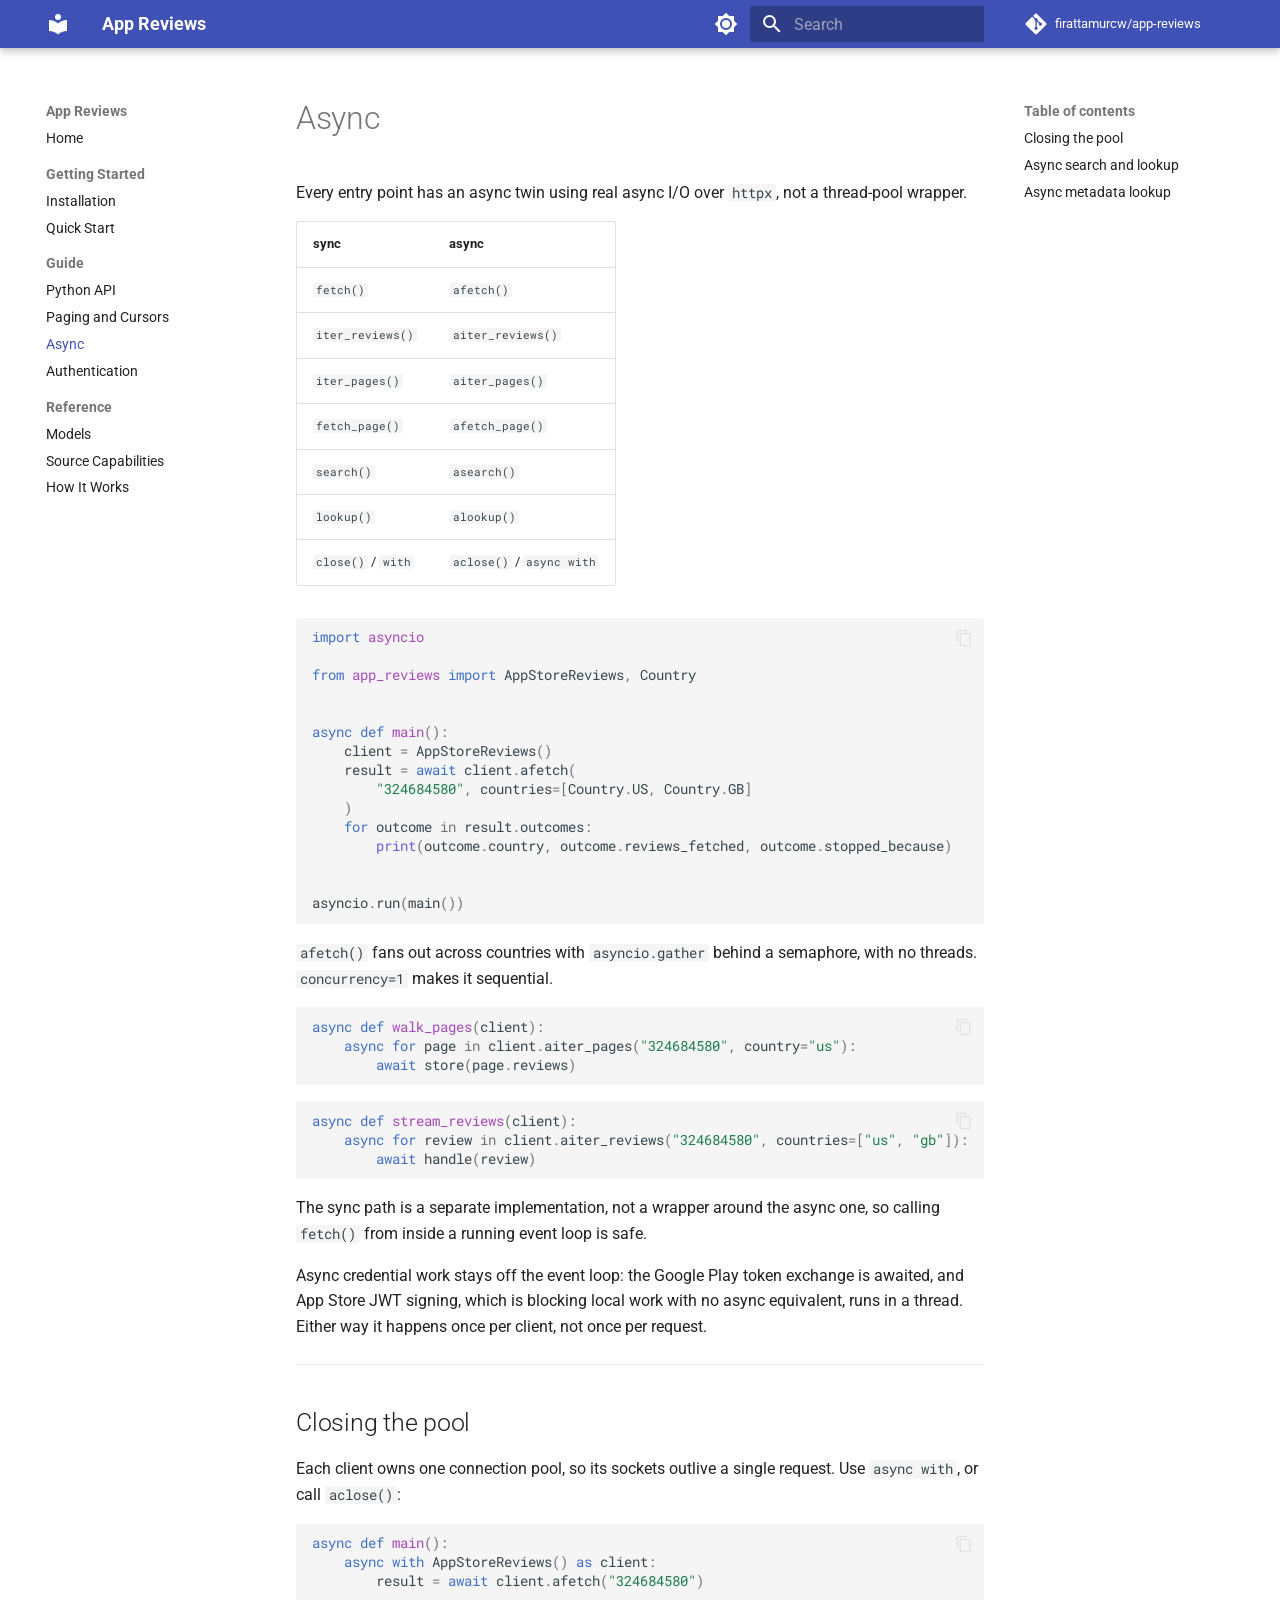
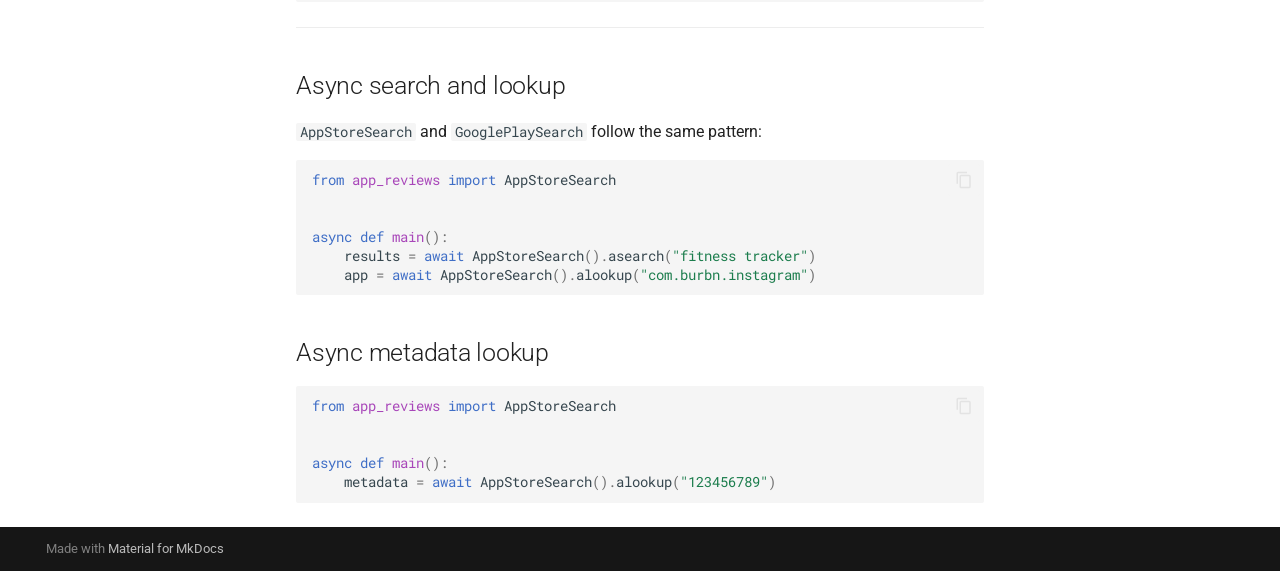
<file: guide/async/index.html>
<!doctype html>
<html lang="en" class="no-js">
  <head>
    
      <meta charset="utf-8">
      <meta name="viewport" content="width=device-width,initial-scale=1">
      
        <meta name="description" content="Fetch app reviews from the Apple App Store and Google Play Store with Python">
      
      
      
        <link rel="canonical" href="https://firattamurcw.github.io/app-reviews/guide/async/">
      
      
        <link rel="prev" href="../paging/">
      
      
        <link rel="next" href="../authentication/">
      
      
        
      
      
      <link rel="icon" href="../../assets/images/favicon.png">
      <meta name="generator" content="mkdocs-1.6.1, mkdocs-material-9.7.6">
    
    
      
        <title>Async - App Reviews</title>
      
    
    
      <link rel="stylesheet" href="../../assets/stylesheets/main.484c7ddc.min.css">
      
        
        <link rel="stylesheet" href="../../assets/stylesheets/palette.ab4e12ef.min.css">
      
      


    
    
      
    
    
      
        
        
        <link rel="preconnect" href="https://fonts.gstatic.com" crossorigin>
        <link rel="stylesheet" href="https://fonts.googleapis.com/css?family=Roboto:300,300i,400,400i,700,700i%7CRoboto+Mono:400,400i,700,700i&display=fallback">
        <style>:root{--md-text-font:"Roboto";--md-code-font:"Roboto Mono"}</style>
      
    
    
    <script>__md_scope=new URL("../..",location),__md_hash=e=>[...e].reduce(((e,_)=>(e<<5)-e+_.charCodeAt(0)),0),__md_get=(e,_=localStorage,t=__md_scope)=>JSON.parse(_.getItem(t.pathname+"."+e)),__md_set=(e,_,t=localStorage,a=__md_scope)=>{try{t.setItem(a.pathname+"."+e,JSON.stringify(_))}catch(e){}}</script>
    
      

    
    
  </head>
  
  
    
    
      
    
    
    
    
    <body dir="ltr" data-md-color-scheme="default" data-md-color-primary="indigo" data-md-color-accent="indigo">
  
    
    <input class="md-toggle" data-md-toggle="drawer" type="checkbox" id="__drawer" autocomplete="off">
    <input class="md-toggle" data-md-toggle="search" type="checkbox" id="__search" autocomplete="off">
    <label class="md-overlay" for="__drawer"></label>
    <div data-md-component="skip">
      
        
        <a href="#async" class="md-skip">
          Skip to content
        </a>
      
    </div>
    <div data-md-component="announce">
      
    </div>
    
    
      

  

<header class="md-header md-header--shadow" data-md-component="header">
  <nav class="md-header__inner md-grid" aria-label="Header">
    <a href="../.." title="App Reviews" class="md-header__button md-logo" aria-label="App Reviews" data-md-component="logo">
      
  
  <svg xmlns="http://www.w3.org/2000/svg" viewBox="0 0 24 24"><path d="M12 8a3 3 0 0 0 3-3 3 3 0 0 0-3-3 3 3 0 0 0-3 3 3 3 0 0 0 3 3m0 3.54C9.64 9.35 6.5 8 3 8v11c3.5 0 6.64 1.35 9 3.54 2.36-2.19 5.5-3.54 9-3.54V8c-3.5 0-6.64 1.35-9 3.54"/></svg>

    </a>
    <label class="md-header__button md-icon" for="__drawer">
      
      <svg xmlns="http://www.w3.org/2000/svg" viewBox="0 0 24 24"><path d="M3 6h18v2H3zm0 5h18v2H3zm0 5h18v2H3z"/></svg>
    </label>
    <div class="md-header__title" data-md-component="header-title">
      <div class="md-header__ellipsis">
        <div class="md-header__topic">
          <span class="md-ellipsis">
            App Reviews
          </span>
        </div>
        <div class="md-header__topic" data-md-component="header-topic">
          <span class="md-ellipsis">
            
              Async
            
          </span>
        </div>
      </div>
    </div>
    
      
        <form class="md-header__option" data-md-component="palette">
  
    
    
    
    <input class="md-option" data-md-color-media="" data-md-color-scheme="default" data-md-color-primary="indigo" data-md-color-accent="indigo"  aria-label="Switch to dark mode"  type="radio" name="__palette" id="__palette_0">
    
      <label class="md-header__button md-icon" title="Switch to dark mode" for="__palette_1" hidden>
        <svg xmlns="http://www.w3.org/2000/svg" viewBox="0 0 24 24"><path d="M12 8a4 4 0 0 0-4 4 4 4 0 0 0 4 4 4 4 0 0 0 4-4 4 4 0 0 0-4-4m0 10a6 6 0 0 1-6-6 6 6 0 0 1 6-6 6 6 0 0 1 6 6 6 6 0 0 1-6 6m8-9.31V4h-4.69L12 .69 8.69 4H4v4.69L.69 12 4 15.31V20h4.69L12 23.31 15.31 20H20v-4.69L23.31 12z"/></svg>
      </label>
    
  
    
    
    
    <input class="md-option" data-md-color-media="" data-md-color-scheme="slate" data-md-color-primary="indigo" data-md-color-accent="indigo"  aria-label="Switch to light mode"  type="radio" name="__palette" id="__palette_1">
    
      <label class="md-header__button md-icon" title="Switch to light mode" for="__palette_0" hidden>
        <svg xmlns="http://www.w3.org/2000/svg" viewBox="0 0 24 24"><path d="M12 18c-.89 0-1.74-.2-2.5-.55C11.56 16.5 13 14.42 13 12s-1.44-4.5-3.5-5.45C10.26 6.2 11.11 6 12 6a6 6 0 0 1 6 6 6 6 0 0 1-6 6m8-9.31V4h-4.69L12 .69 8.69 4H4v4.69L.69 12 4 15.31V20h4.69L12 23.31 15.31 20H20v-4.69L23.31 12z"/></svg>
      </label>
    
  
</form>
      
    
    
      <script>var palette=__md_get("__palette");if(palette&&palette.color){if("(prefers-color-scheme)"===palette.color.media){var media=matchMedia("(prefers-color-scheme: light)"),input=document.querySelector(media.matches?"[data-md-color-media='(prefers-color-scheme: light)']":"[data-md-color-media='(prefers-color-scheme: dark)']");palette.color.media=input.getAttribute("data-md-color-media"),palette.color.scheme=input.getAttribute("data-md-color-scheme"),palette.color.primary=input.getAttribute("data-md-color-primary"),palette.color.accent=input.getAttribute("data-md-color-accent")}for(var[key,value]of Object.entries(palette.color))document.body.setAttribute("data-md-color-"+key,value)}</script>
    
    
    
      
      
        <label class="md-header__button md-icon" for="__search">
          
          <svg xmlns="http://www.w3.org/2000/svg" viewBox="0 0 24 24"><path d="M9.5 3A6.5 6.5 0 0 1 16 9.5c0 1.61-.59 3.09-1.56 4.23l.27.27h.79l5 5-1.5 1.5-5-5v-.79l-.27-.27A6.52 6.52 0 0 1 9.5 16 6.5 6.5 0 0 1 3 9.5 6.5 6.5 0 0 1 9.5 3m0 2C7 5 5 7 5 9.5S7 14 9.5 14 14 12 14 9.5 12 5 9.5 5"/></svg>
        </label>
        <div class="md-search" data-md-component="search" role="dialog">
  <label class="md-search__overlay" for="__search"></label>
  <div class="md-search__inner" role="search">
    <form class="md-search__form" name="search">
      <input type="text" class="md-search__input" name="query" aria-label="Search" placeholder="Search" autocapitalize="off" autocorrect="off" autocomplete="off" spellcheck="false" data-md-component="search-query" required>
      <label class="md-search__icon md-icon" for="__search">
        
        <svg xmlns="http://www.w3.org/2000/svg" viewBox="0 0 24 24"><path d="M9.5 3A6.5 6.5 0 0 1 16 9.5c0 1.61-.59 3.09-1.56 4.23l.27.27h.79l5 5-1.5 1.5-5-5v-.79l-.27-.27A6.52 6.52 0 0 1 9.5 16 6.5 6.5 0 0 1 3 9.5 6.5 6.5 0 0 1 9.5 3m0 2C7 5 5 7 5 9.5S7 14 9.5 14 14 12 14 9.5 12 5 9.5 5"/></svg>
        
        <svg xmlns="http://www.w3.org/2000/svg" viewBox="0 0 24 24"><path d="M20 11v2H8l5.5 5.5-1.42 1.42L4.16 12l7.92-7.92L13.5 5.5 8 11z"/></svg>
      </label>
      <nav class="md-search__options" aria-label="Search">
        
        <button type="reset" class="md-search__icon md-icon" title="Clear" aria-label="Clear" tabindex="-1">
          
          <svg xmlns="http://www.w3.org/2000/svg" viewBox="0 0 24 24"><path d="M19 6.41 17.59 5 12 10.59 6.41 5 5 6.41 10.59 12 5 17.59 6.41 19 12 13.41 17.59 19 19 17.59 13.41 12z"/></svg>
        </button>
      </nav>
      
        <div class="md-search__suggest" data-md-component="search-suggest"></div>
      
    </form>
    <div class="md-search__output">
      <div class="md-search__scrollwrap" tabindex="0" data-md-scrollfix>
        <div class="md-search-result" data-md-component="search-result">
          <div class="md-search-result__meta">
            Initializing search
          </div>
          <ol class="md-search-result__list" role="presentation"></ol>
        </div>
      </div>
    </div>
  </div>
</div>
      
    
    
      <div class="md-header__source">
        <a href="https://github.com/firattamurcw/app-reviews" title="Go to repository" class="md-source" data-md-component="source">
  <div class="md-source__icon md-icon">
    
    <svg xmlns="http://www.w3.org/2000/svg" viewBox="0 0 448 512"><!--! Font Awesome Free 7.1.0 by @fontawesome - https://fontawesome.com License - https://fontawesome.com/license/free (Icons: CC BY 4.0, Fonts: SIL OFL 1.1, Code: MIT License) Copyright 2025 Fonticons, Inc.--><path d="M439.6 236.1 244 40.5c-5.4-5.5-12.8-8.5-20.4-8.5s-15 3-20.4 8.4L162.5 81l51.5 51.5c27.1-9.1 52.7 16.8 43.4 43.7l49.7 49.7c34.2-11.8 61.2 31 35.5 56.7-26.5 26.5-70.2-2.9-56-37.3L240.3 199v121.9c25.3 12.5 22.3 41.8 9.1 55-6.4 6.4-15.2 10.1-24.3 10.1s-17.8-3.6-24.3-10.1c-17.6-17.6-11.1-46.9 11.2-56v-123c-20.8-8.5-24.6-30.7-18.6-45L142.6 101 8.5 235.1C3 240.6 0 247.9 0 255.5s3 15 8.5 20.4l195.6 195.7c5.4 5.4 12.7 8.4 20.4 8.4s15-3 20.4-8.4l194.7-194.7c5.4-5.4 8.4-12.8 8.4-20.4s-3-15-8.4-20.4"/></svg>
  </div>
  <div class="md-source__repository">
    firattamurcw/app-reviews
  </div>
</a>
      </div>
    
  </nav>
  
</header>
    
    <div class="md-container" data-md-component="container">
      
      
        
          
        
      
      <main class="md-main" data-md-component="main">
        <div class="md-main__inner md-grid">
          
            
              
              <div class="md-sidebar md-sidebar--primary" data-md-component="sidebar" data-md-type="navigation" >
                <div class="md-sidebar__scrollwrap">
                  <div class="md-sidebar__inner">
                    



<nav class="md-nav md-nav--primary" aria-label="Navigation" data-md-level="0">
  <label class="md-nav__title" for="__drawer">
    <a href="../.." title="App Reviews" class="md-nav__button md-logo" aria-label="App Reviews" data-md-component="logo">
      
  
  <svg xmlns="http://www.w3.org/2000/svg" viewBox="0 0 24 24"><path d="M12 8a3 3 0 0 0 3-3 3 3 0 0 0-3-3 3 3 0 0 0-3 3 3 3 0 0 0 3 3m0 3.54C9.64 9.35 6.5 8 3 8v11c3.5 0 6.64 1.35 9 3.54 2.36-2.19 5.5-3.54 9-3.54V8c-3.5 0-6.64 1.35-9 3.54"/></svg>

    </a>
    App Reviews
  </label>
  
    <div class="md-nav__source">
      <a href="https://github.com/firattamurcw/app-reviews" title="Go to repository" class="md-source" data-md-component="source">
  <div class="md-source__icon md-icon">
    
    <svg xmlns="http://www.w3.org/2000/svg" viewBox="0 0 448 512"><!--! Font Awesome Free 7.1.0 by @fontawesome - https://fontawesome.com License - https://fontawesome.com/license/free (Icons: CC BY 4.0, Fonts: SIL OFL 1.1, Code: MIT License) Copyright 2025 Fonticons, Inc.--><path d="M439.6 236.1 244 40.5c-5.4-5.5-12.8-8.5-20.4-8.5s-15 3-20.4 8.4L162.5 81l51.5 51.5c27.1-9.1 52.7 16.8 43.4 43.7l49.7 49.7c34.2-11.8 61.2 31 35.5 56.7-26.5 26.5-70.2-2.9-56-37.3L240.3 199v121.9c25.3 12.5 22.3 41.8 9.1 55-6.4 6.4-15.2 10.1-24.3 10.1s-17.8-3.6-24.3-10.1c-17.6-17.6-11.1-46.9 11.2-56v-123c-20.8-8.5-24.6-30.7-18.6-45L142.6 101 8.5 235.1C3 240.6 0 247.9 0 255.5s3 15 8.5 20.4l195.6 195.7c5.4 5.4 12.7 8.4 20.4 8.4s15-3 20.4-8.4l194.7-194.7c5.4-5.4 8.4-12.8 8.4-20.4s-3-15-8.4-20.4"/></svg>
  </div>
  <div class="md-source__repository">
    firattamurcw/app-reviews
  </div>
</a>
    </div>
  
  <ul class="md-nav__list" data-md-scrollfix>
    
      
      
  
  
  
  
    <li class="md-nav__item">
      <a href="../.." class="md-nav__link">
        
  
  
  <span class="md-ellipsis">
    
  
    Home
  

    
  </span>
  
  

      </a>
    </li>
  

    
      
      
  
  
  
  
    
    
    
    
      
        
        
      
    
    
    <li class="md-nav__item md-nav__item--section md-nav__item--nested">
      
        
        
          
        
        <input class="md-nav__toggle md-toggle md-toggle--indeterminate" type="checkbox" id="__nav_2" >
        
          
          <label class="md-nav__link" for="__nav_2" id="__nav_2_label" tabindex="">
            
  
  
  <span class="md-ellipsis">
    
  
    Getting Started
  

    
  </span>
  
  

            <span class="md-nav__icon md-icon"></span>
          </label>
        
        <nav class="md-nav" data-md-level="1" aria-labelledby="__nav_2_label" aria-expanded="false">
          <label class="md-nav__title" for="__nav_2">
            <span class="md-nav__icon md-icon"></span>
            
  
    Getting Started
  

          </label>
          <ul class="md-nav__list" data-md-scrollfix>
            
              
                
  
  
  
  
    <li class="md-nav__item">
      <a href="../../getting-started/installation/" class="md-nav__link">
        
  
  
  <span class="md-ellipsis">
    
  
    Installation
  

    
  </span>
  
  

      </a>
    </li>
  

              
            
              
                
  
  
  
  
    <li class="md-nav__item">
      <a href="../../getting-started/quickstart/" class="md-nav__link">
        
  
  
  <span class="md-ellipsis">
    
  
    Quick Start
  

    
  </span>
  
  

      </a>
    </li>
  

              
            
          </ul>
        </nav>
      
    </li>
  

    
      
      
  
  
    
  
  
  
    
    
    
    
      
        
        
      
    
    
    <li class="md-nav__item md-nav__item--active md-nav__item--section md-nav__item--nested">
      
        
        
        <input class="md-nav__toggle md-toggle " type="checkbox" id="__nav_3" checked>
        
          
          <label class="md-nav__link" for="__nav_3" id="__nav_3_label" tabindex="">
            
  
  
  <span class="md-ellipsis">
    
  
    Guide
  

    
  </span>
  
  

            <span class="md-nav__icon md-icon"></span>
          </label>
        
        <nav class="md-nav" data-md-level="1" aria-labelledby="__nav_3_label" aria-expanded="true">
          <label class="md-nav__title" for="__nav_3">
            <span class="md-nav__icon md-icon"></span>
            
  
    Guide
  

          </label>
          <ul class="md-nav__list" data-md-scrollfix>
            
              
                
  
  
  
  
    <li class="md-nav__item">
      <a href="../python-api/" class="md-nav__link">
        
  
  
  <span class="md-ellipsis">
    
  
    Python API
  

    
  </span>
  
  

      </a>
    </li>
  

              
            
              
                
  
  
  
  
    <li class="md-nav__item">
      <a href="../paging/" class="md-nav__link">
        
  
  
  <span class="md-ellipsis">
    
  
    Paging and Cursors
  

    
  </span>
  
  

      </a>
    </li>
  

              
            
              
                
  
  
    
  
  
  
    <li class="md-nav__item md-nav__item--active">
      
      <input class="md-nav__toggle md-toggle" type="checkbox" id="__toc">
      
      
        
      
      
        <label class="md-nav__link md-nav__link--active" for="__toc">
          
  
  
  <span class="md-ellipsis">
    
  
    Async
  

    
  </span>
  
  

          <span class="md-nav__icon md-icon"></span>
        </label>
      
      <a href="./" class="md-nav__link md-nav__link--active">
        
  
  
  <span class="md-ellipsis">
    
  
    Async
  

    
  </span>
  
  

      </a>
      
        

<nav class="md-nav md-nav--secondary" aria-label="Table of contents">
  
  
  
    
  
  
    <label class="md-nav__title" for="__toc">
      <span class="md-nav__icon md-icon"></span>
      Table of contents
    </label>
    <ul class="md-nav__list" data-md-component="toc" data-md-scrollfix>
      
        <li class="md-nav__item">
  <a href="#closing-the-pool" class="md-nav__link">
    <span class="md-ellipsis">
      
        Closing the pool
      
    </span>
  </a>
  
</li>
      
        <li class="md-nav__item">
  <a href="#async-search-and-lookup" class="md-nav__link">
    <span class="md-ellipsis">
      
        Async search and lookup
      
    </span>
  </a>
  
</li>
      
        <li class="md-nav__item">
  <a href="#async-metadata-lookup" class="md-nav__link">
    <span class="md-ellipsis">
      
        Async metadata lookup
      
    </span>
  </a>
  
</li>
      
    </ul>
  
</nav>
      
    </li>
  

              
            
              
                
  
  
  
  
    <li class="md-nav__item">
      <a href="../authentication/" class="md-nav__link">
        
  
  
  <span class="md-ellipsis">
    
  
    Authentication
  

    
  </span>
  
  

      </a>
    </li>
  

              
            
          </ul>
        </nav>
      
    </li>
  

    
      
      
  
  
  
  
    
    
    
    
      
        
        
      
    
    
    <li class="md-nav__item md-nav__item--section md-nav__item--nested">
      
        
        
          
        
        <input class="md-nav__toggle md-toggle md-toggle--indeterminate" type="checkbox" id="__nav_4" >
        
          
          <label class="md-nav__link" for="__nav_4" id="__nav_4_label" tabindex="">
            
  
  
  <span class="md-ellipsis">
    
  
    Reference
  

    
  </span>
  
  

            <span class="md-nav__icon md-icon"></span>
          </label>
        
        <nav class="md-nav" data-md-level="1" aria-labelledby="__nav_4_label" aria-expanded="false">
          <label class="md-nav__title" for="__nav_4">
            <span class="md-nav__icon md-icon"></span>
            
  
    Reference
  

          </label>
          <ul class="md-nav__list" data-md-scrollfix>
            
              
                
  
  
  
  
    <li class="md-nav__item">
      <a href="../../reference/models/" class="md-nav__link">
        
  
  
  <span class="md-ellipsis">
    
  
    Models
  

    
  </span>
  
  

      </a>
    </li>
  

              
            
              
                
  
  
  
  
    <li class="md-nav__item">
      <a href="../../reference/capabilities/" class="md-nav__link">
        
  
  
  <span class="md-ellipsis">
    
  
    Source Capabilities
  

    
  </span>
  
  

      </a>
    </li>
  

              
            
              
                
  
  
  
  
    <li class="md-nav__item">
      <a href="../../reference/how-it-works/" class="md-nav__link">
        
  
  
  <span class="md-ellipsis">
    
  
    How It Works
  

    
  </span>
  
  

      </a>
    </li>
  

              
            
          </ul>
        </nav>
      
    </li>
  

    
  </ul>
</nav>
                  </div>
                </div>
              </div>
            
            
              
              <div class="md-sidebar md-sidebar--secondary" data-md-component="sidebar" data-md-type="toc" >
                <div class="md-sidebar__scrollwrap">
                  <div class="md-sidebar__inner">
                    

<nav class="md-nav md-nav--secondary" aria-label="Table of contents">
  
  
  
    
  
  
    <label class="md-nav__title" for="__toc">
      <span class="md-nav__icon md-icon"></span>
      Table of contents
    </label>
    <ul class="md-nav__list" data-md-component="toc" data-md-scrollfix>
      
        <li class="md-nav__item">
  <a href="#closing-the-pool" class="md-nav__link">
    <span class="md-ellipsis">
      
        Closing the pool
      
    </span>
  </a>
  
</li>
      
        <li class="md-nav__item">
  <a href="#async-search-and-lookup" class="md-nav__link">
    <span class="md-ellipsis">
      
        Async search and lookup
      
    </span>
  </a>
  
</li>
      
        <li class="md-nav__item">
  <a href="#async-metadata-lookup" class="md-nav__link">
    <span class="md-ellipsis">
      
        Async metadata lookup
      
    </span>
  </a>
  
</li>
      
    </ul>
  
</nav>
                  </div>
                </div>
              </div>
            
          
          
            <div class="md-content" data-md-component="content">
              
              <article class="md-content__inner md-typeset">
                
                  


  
  


<h1 id="async">Async</h1>
<p>Every entry point has an async twin using real async I/O over <code>httpx</code>, not a
thread-pool wrapper.</p>
<table>
<thead>
<tr>
<th>sync</th>
<th>async</th>
</tr>
</thead>
<tbody>
<tr>
<td><code>fetch()</code></td>
<td><code>afetch()</code></td>
</tr>
<tr>
<td><code>iter_reviews()</code></td>
<td><code>aiter_reviews()</code></td>
</tr>
<tr>
<td><code>iter_pages()</code></td>
<td><code>aiter_pages()</code></td>
</tr>
<tr>
<td><code>fetch_page()</code></td>
<td><code>afetch_page()</code></td>
</tr>
<tr>
<td><code>search()</code></td>
<td><code>asearch()</code></td>
</tr>
<tr>
<td><code>lookup()</code></td>
<td><code>alookup()</code></td>
</tr>
<tr>
<td><code>close()</code> / <code>with</code></td>
<td><code>aclose()</code> / <code>async with</code></td>
</tr>
</tbody>
</table>
<div class="highlight"><pre><span></span><code><a id="__codelineno-0-1" name="__codelineno-0-1" href="#__codelineno-0-1"></a><span class="kn">import</span><span class="w"> </span><span class="nn">asyncio</span>
<a id="__codelineno-0-2" name="__codelineno-0-2" href="#__codelineno-0-2"></a>
<a id="__codelineno-0-3" name="__codelineno-0-3" href="#__codelineno-0-3"></a><span class="kn">from</span><span class="w"> </span><span class="nn">app_reviews</span><span class="w"> </span><span class="kn">import</span> <span class="n">AppStoreReviews</span><span class="p">,</span> <span class="n">Country</span>
<a id="__codelineno-0-4" name="__codelineno-0-4" href="#__codelineno-0-4"></a>
<a id="__codelineno-0-5" name="__codelineno-0-5" href="#__codelineno-0-5"></a>
<a id="__codelineno-0-6" name="__codelineno-0-6" href="#__codelineno-0-6"></a><span class="k">async</span> <span class="k">def</span><span class="w"> </span><span class="nf">main</span><span class="p">():</span>
<a id="__codelineno-0-7" name="__codelineno-0-7" href="#__codelineno-0-7"></a>    <span class="n">client</span> <span class="o">=</span> <span class="n">AppStoreReviews</span><span class="p">()</span>
<a id="__codelineno-0-8" name="__codelineno-0-8" href="#__codelineno-0-8"></a>    <span class="n">result</span> <span class="o">=</span> <span class="k">await</span> <span class="n">client</span><span class="o">.</span><span class="n">afetch</span><span class="p">(</span>
<a id="__codelineno-0-9" name="__codelineno-0-9" href="#__codelineno-0-9"></a>        <span class="s2">&quot;324684580&quot;</span><span class="p">,</span> <span class="n">countries</span><span class="o">=</span><span class="p">[</span><span class="n">Country</span><span class="o">.</span><span class="n">US</span><span class="p">,</span> <span class="n">Country</span><span class="o">.</span><span class="n">GB</span><span class="p">]</span>
<a id="__codelineno-0-10" name="__codelineno-0-10" href="#__codelineno-0-10"></a>    <span class="p">)</span>
<a id="__codelineno-0-11" name="__codelineno-0-11" href="#__codelineno-0-11"></a>    <span class="k">for</span> <span class="n">outcome</span> <span class="ow">in</span> <span class="n">result</span><span class="o">.</span><span class="n">outcomes</span><span class="p">:</span>
<a id="__codelineno-0-12" name="__codelineno-0-12" href="#__codelineno-0-12"></a>        <span class="nb">print</span><span class="p">(</span><span class="n">outcome</span><span class="o">.</span><span class="n">country</span><span class="p">,</span> <span class="n">outcome</span><span class="o">.</span><span class="n">reviews_fetched</span><span class="p">,</span> <span class="n">outcome</span><span class="o">.</span><span class="n">stopped_because</span><span class="p">)</span>
<a id="__codelineno-0-13" name="__codelineno-0-13" href="#__codelineno-0-13"></a>
<a id="__codelineno-0-14" name="__codelineno-0-14" href="#__codelineno-0-14"></a>
<a id="__codelineno-0-15" name="__codelineno-0-15" href="#__codelineno-0-15"></a><span class="n">asyncio</span><span class="o">.</span><span class="n">run</span><span class="p">(</span><span class="n">main</span><span class="p">())</span>
</code></pre></div>
<p><code>afetch()</code> fans out across countries with <code>asyncio.gather</code> behind a semaphore, with
no threads. <code>concurrency=1</code> makes it sequential.</p>
<div class="highlight"><pre><span></span><code><a id="__codelineno-1-1" name="__codelineno-1-1" href="#__codelineno-1-1"></a><span class="k">async</span> <span class="k">def</span><span class="w"> </span><span class="nf">walk_pages</span><span class="p">(</span><span class="n">client</span><span class="p">):</span>
<a id="__codelineno-1-2" name="__codelineno-1-2" href="#__codelineno-1-2"></a>    <span class="k">async</span> <span class="k">for</span> <span class="n">page</span> <span class="ow">in</span> <span class="n">client</span><span class="o">.</span><span class="n">aiter_pages</span><span class="p">(</span><span class="s2">&quot;324684580&quot;</span><span class="p">,</span> <span class="n">country</span><span class="o">=</span><span class="s2">&quot;us&quot;</span><span class="p">):</span>
<a id="__codelineno-1-3" name="__codelineno-1-3" href="#__codelineno-1-3"></a>        <span class="k">await</span> <span class="n">store</span><span class="p">(</span><span class="n">page</span><span class="o">.</span><span class="n">reviews</span><span class="p">)</span>
</code></pre></div>
<div class="highlight"><pre><span></span><code><a id="__codelineno-2-1" name="__codelineno-2-1" href="#__codelineno-2-1"></a><span class="k">async</span> <span class="k">def</span><span class="w"> </span><span class="nf">stream_reviews</span><span class="p">(</span><span class="n">client</span><span class="p">):</span>
<a id="__codelineno-2-2" name="__codelineno-2-2" href="#__codelineno-2-2"></a>    <span class="k">async</span> <span class="k">for</span> <span class="n">review</span> <span class="ow">in</span> <span class="n">client</span><span class="o">.</span><span class="n">aiter_reviews</span><span class="p">(</span><span class="s2">&quot;324684580&quot;</span><span class="p">,</span> <span class="n">countries</span><span class="o">=</span><span class="p">[</span><span class="s2">&quot;us&quot;</span><span class="p">,</span> <span class="s2">&quot;gb&quot;</span><span class="p">]):</span>
<a id="__codelineno-2-3" name="__codelineno-2-3" href="#__codelineno-2-3"></a>        <span class="k">await</span> <span class="n">handle</span><span class="p">(</span><span class="n">review</span><span class="p">)</span>
</code></pre></div>
<p>The sync path is a separate implementation, not a wrapper around the async one,
so calling <code>fetch()</code> from inside a running event loop is safe.</p>
<p>Async credential work stays off the event loop: the Google Play token exchange
is awaited, and App Store JWT signing, which is blocking local work with no
async equivalent, runs in a thread. Either way it happens once per client, not
once per request.</p>
<hr />
<h2 id="closing-the-pool">Closing the pool</h2>
<p>Each client owns one connection pool, so its sockets outlive a single request.
Use <code>async with</code>, or call <code>aclose()</code>:</p>
<div class="highlight"><pre><span></span><code><a id="__codelineno-3-1" name="__codelineno-3-1" href="#__codelineno-3-1"></a><span class="k">async</span> <span class="k">def</span><span class="w"> </span><span class="nf">main</span><span class="p">():</span>
<a id="__codelineno-3-2" name="__codelineno-3-2" href="#__codelineno-3-2"></a>    <span class="k">async</span> <span class="k">with</span> <span class="n">AppStoreReviews</span><span class="p">()</span> <span class="k">as</span> <span class="n">client</span><span class="p">:</span>
<a id="__codelineno-3-3" name="__codelineno-3-3" href="#__codelineno-3-3"></a>        <span class="n">result</span> <span class="o">=</span> <span class="k">await</span> <span class="n">client</span><span class="o">.</span><span class="n">afetch</span><span class="p">(</span><span class="s2">&quot;324684580&quot;</span><span class="p">)</span>
</code></pre></div>
<hr />
<h2 id="async-search-and-lookup">Async search and lookup</h2>
<p><code>AppStoreSearch</code> and <code>GooglePlaySearch</code> follow the same pattern:</p>
<div class="highlight"><pre><span></span><code><a id="__codelineno-4-1" name="__codelineno-4-1" href="#__codelineno-4-1"></a><span class="kn">from</span><span class="w"> </span><span class="nn">app_reviews</span><span class="w"> </span><span class="kn">import</span> <span class="n">AppStoreSearch</span>
<a id="__codelineno-4-2" name="__codelineno-4-2" href="#__codelineno-4-2"></a>
<a id="__codelineno-4-3" name="__codelineno-4-3" href="#__codelineno-4-3"></a>
<a id="__codelineno-4-4" name="__codelineno-4-4" href="#__codelineno-4-4"></a><span class="k">async</span> <span class="k">def</span><span class="w"> </span><span class="nf">main</span><span class="p">():</span>
<a id="__codelineno-4-5" name="__codelineno-4-5" href="#__codelineno-4-5"></a>    <span class="n">results</span> <span class="o">=</span> <span class="k">await</span> <span class="n">AppStoreSearch</span><span class="p">()</span><span class="o">.</span><span class="n">asearch</span><span class="p">(</span><span class="s2">&quot;fitness tracker&quot;</span><span class="p">)</span>
<a id="__codelineno-4-6" name="__codelineno-4-6" href="#__codelineno-4-6"></a>    <span class="n">app</span> <span class="o">=</span> <span class="k">await</span> <span class="n">AppStoreSearch</span><span class="p">()</span><span class="o">.</span><span class="n">alookup</span><span class="p">(</span><span class="s2">&quot;com.burbn.instagram&quot;</span><span class="p">)</span>
</code></pre></div>
<h2 id="async-metadata-lookup">Async metadata lookup</h2>
<div class="highlight"><pre><span></span><code><a id="__codelineno-5-1" name="__codelineno-5-1" href="#__codelineno-5-1"></a><span class="kn">from</span><span class="w"> </span><span class="nn">app_reviews</span><span class="w"> </span><span class="kn">import</span> <span class="n">AppStoreSearch</span>
<a id="__codelineno-5-2" name="__codelineno-5-2" href="#__codelineno-5-2"></a>
<a id="__codelineno-5-3" name="__codelineno-5-3" href="#__codelineno-5-3"></a>
<a id="__codelineno-5-4" name="__codelineno-5-4" href="#__codelineno-5-4"></a><span class="k">async</span> <span class="k">def</span><span class="w"> </span><span class="nf">main</span><span class="p">():</span>
<a id="__codelineno-5-5" name="__codelineno-5-5" href="#__codelineno-5-5"></a>    <span class="n">metadata</span> <span class="o">=</span> <span class="k">await</span> <span class="n">AppStoreSearch</span><span class="p">()</span><span class="o">.</span><span class="n">alookup</span><span class="p">(</span><span class="s2">&quot;123456789&quot;</span><span class="p">)</span>
</code></pre></div>












                
              </article>
            </div>
          
          
  <script>var tabs=__md_get("__tabs");if(Array.isArray(tabs))e:for(var set of document.querySelectorAll(".tabbed-set")){var labels=set.querySelector(".tabbed-labels");for(var tab of tabs)for(var label of labels.getElementsByTagName("label"))if(label.innerText.trim()===tab){var input=document.getElementById(label.htmlFor);input.checked=!0;continue e}}</script>

<script>var target=document.getElementById(location.hash.slice(1));target&&target.name&&(target.checked=target.name.startsWith("__tabbed_"))</script>
        </div>
        
          <button type="button" class="md-top md-icon" data-md-component="top" hidden>
  
  <svg xmlns="http://www.w3.org/2000/svg" viewBox="0 0 24 24"><path d="M13 20h-2V8l-5.5 5.5-1.42-1.42L12 4.16l7.92 7.92-1.42 1.42L13 8z"/></svg>
  Back to top
</button>
        
      </main>
      
        <footer class="md-footer">
  
  <div class="md-footer-meta md-typeset">
    <div class="md-footer-meta__inner md-grid">
      <div class="md-copyright">
  
  
    Made with
    <a href="https://squidfunk.github.io/mkdocs-material/" target="_blank" rel="noopener">
      Material for MkDocs
    </a>
  
</div>
      
    </div>
  </div>
</footer>
      
    </div>
    <div class="md-dialog" data-md-component="dialog">
      <div class="md-dialog__inner md-typeset"></div>
    </div>
    
    
    
      
      
      <script id="__config" type="application/json">{"annotate": null, "base": "../..", "features": ["navigation.sections", "navigation.expand", "navigation.top", "search.suggest", "search.highlight", "content.code.copy", "content.tabs.link"], "search": "../../assets/javascripts/workers/search.2c215733.min.js", "tags": null, "translations": {"clipboard.copied": "Copied to clipboard", "clipboard.copy": "Copy to clipboard", "search.result.more.one": "1 more on this page", "search.result.more.other": "# more on this page", "search.result.none": "No matching documents", "search.result.one": "1 matching document", "search.result.other": "# matching documents", "search.result.placeholder": "Type to start searching", "search.result.term.missing": "Missing", "select.version": "Select version"}, "version": null}</script>
    
    
      <script src="../../assets/javascripts/bundle.79ae519e.min.js"></script>
      
    
  </body>
</html>
</file>
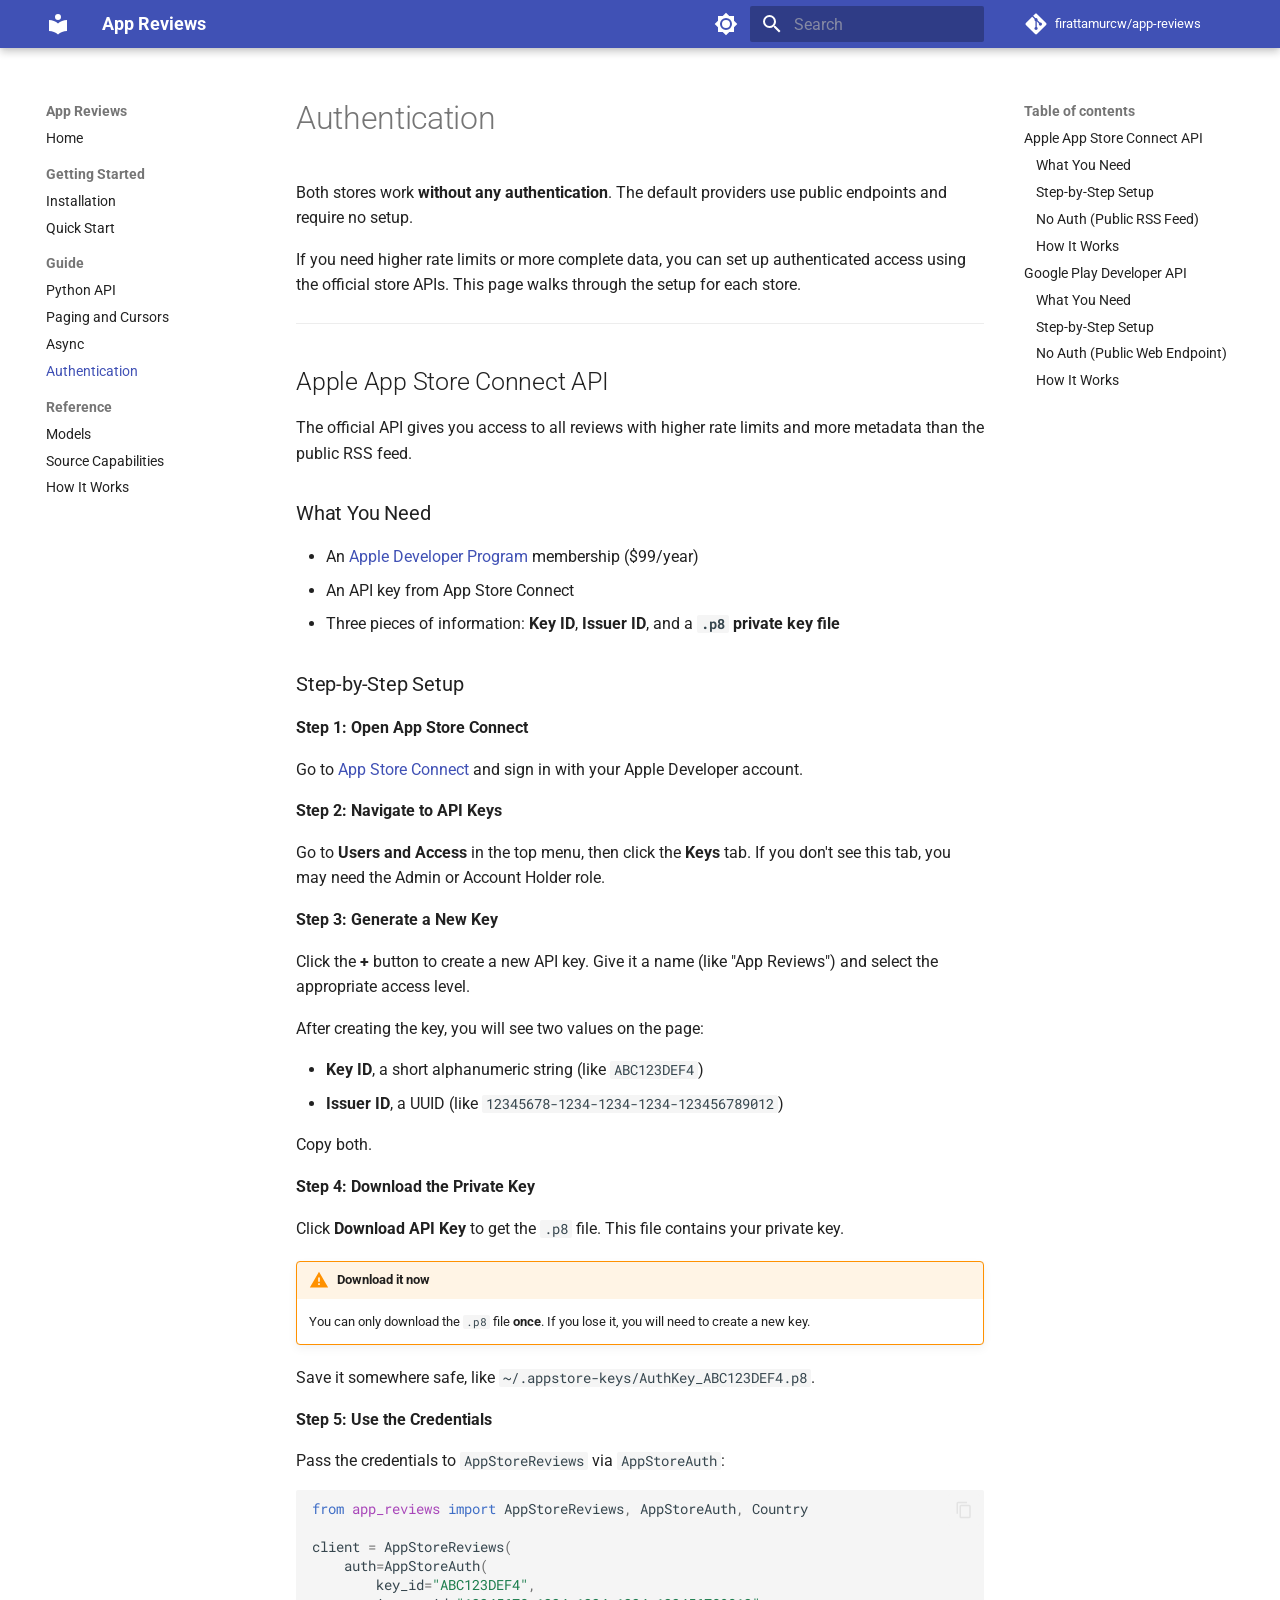
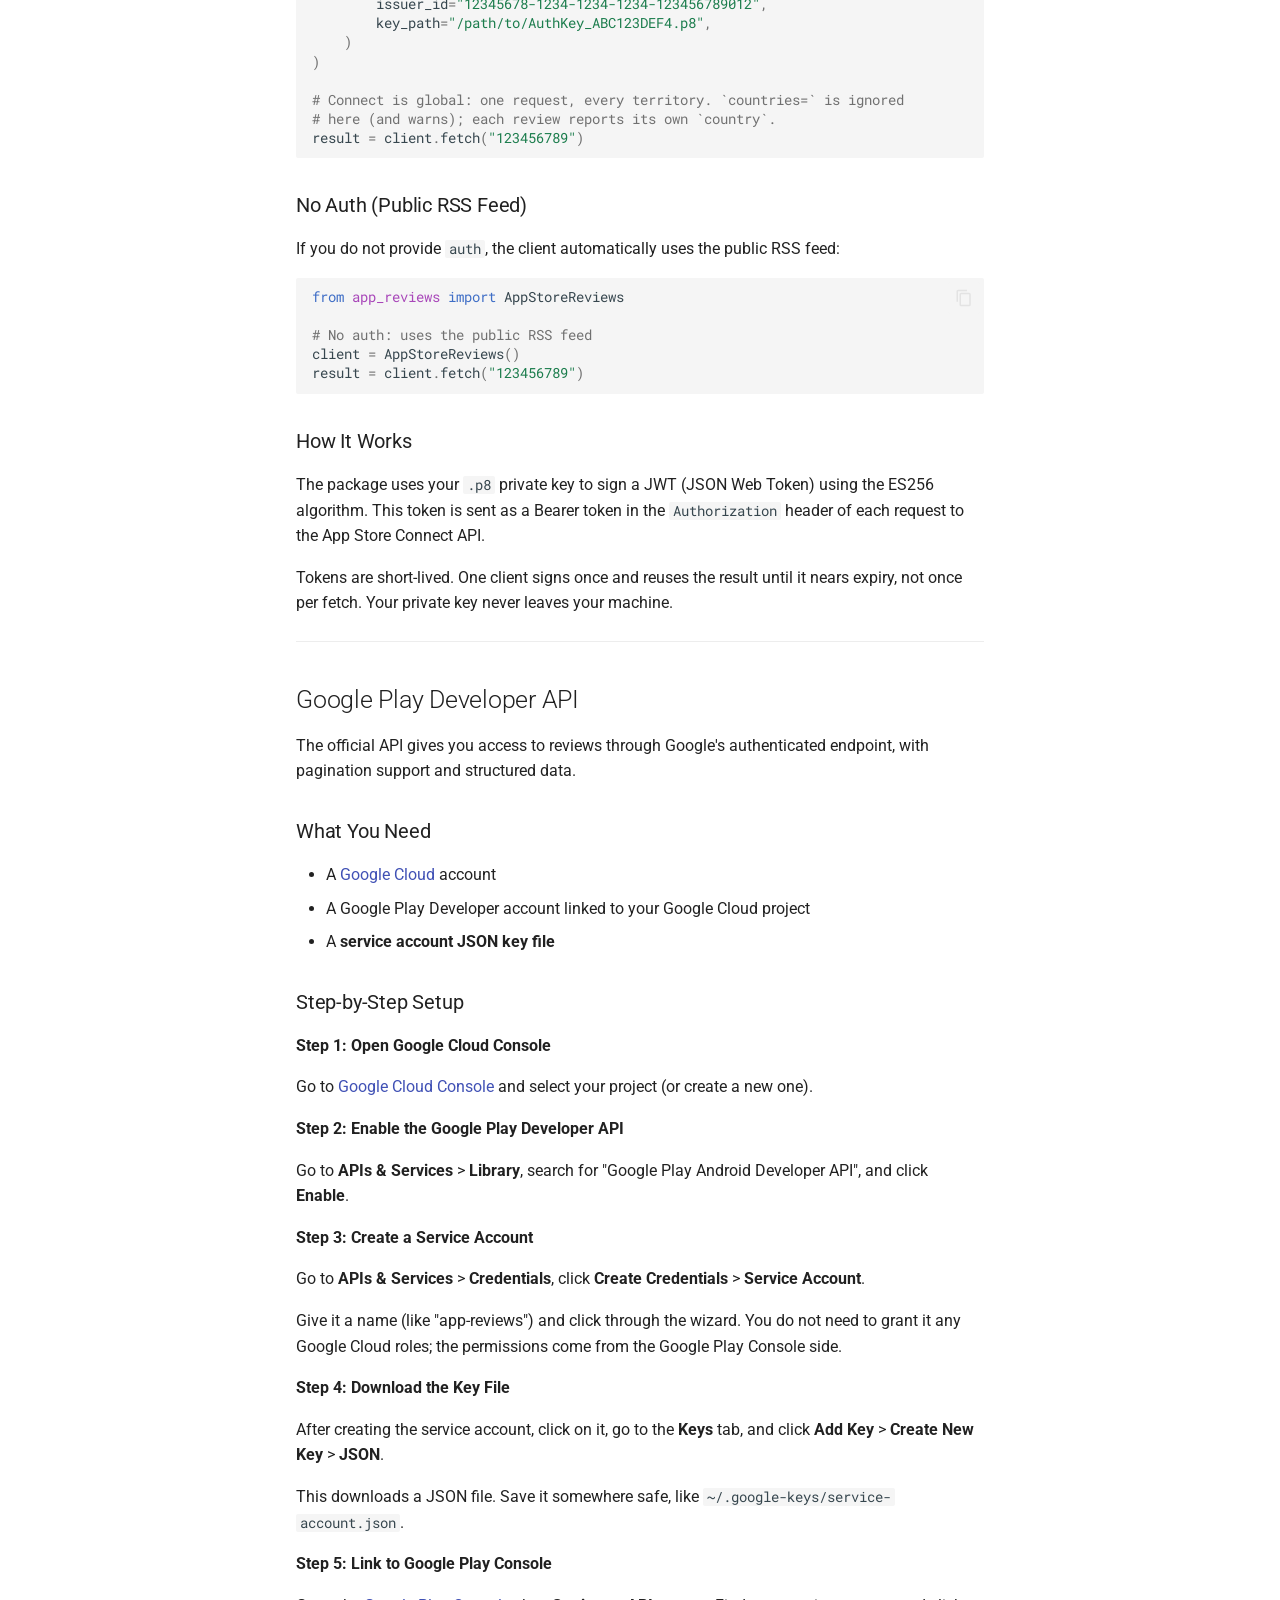
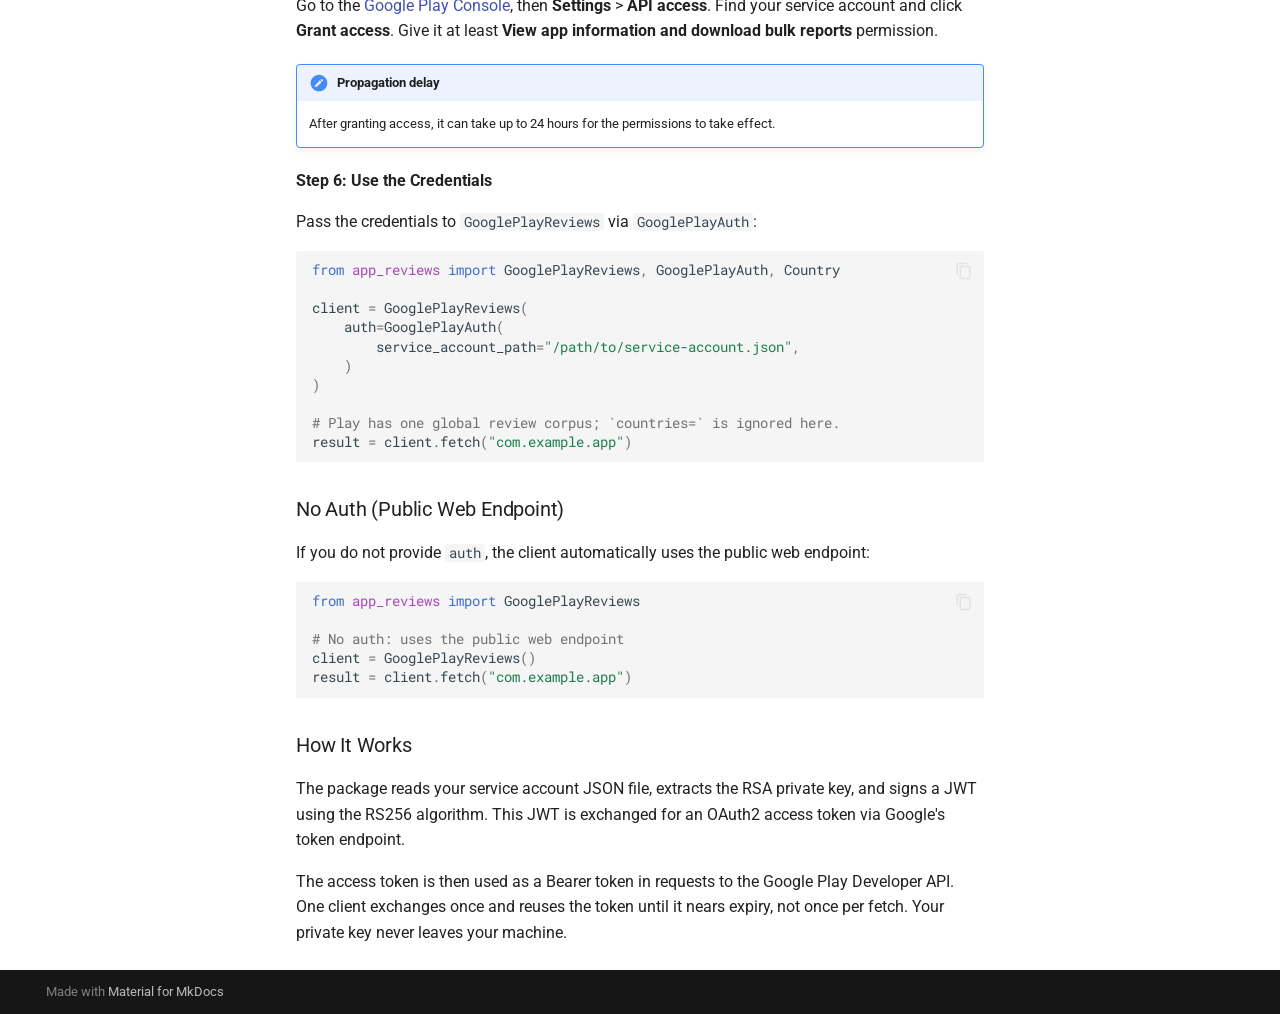
<file: guide/authentication/index.html>
<!doctype html>
<html lang="en" class="no-js">
  <head>
    
      <meta charset="utf-8">
      <meta name="viewport" content="width=device-width,initial-scale=1">
      
        <meta name="description" content="Fetch app reviews from the Apple App Store and Google Play Store with Python">
      
      
      
        <link rel="canonical" href="https://firattamurcw.github.io/app-reviews/guide/authentication/">
      
      
        <link rel="prev" href="../async/">
      
      
        <link rel="next" href="../../reference/models/">
      
      
        
      
      
      <link rel="icon" href="../../assets/images/favicon.png">
      <meta name="generator" content="mkdocs-1.6.1, mkdocs-material-9.7.6">
    
    
      
        <title>Authentication - App Reviews</title>
      
    
    
      <link rel="stylesheet" href="../../assets/stylesheets/main.484c7ddc.min.css">
      
        
        <link rel="stylesheet" href="../../assets/stylesheets/palette.ab4e12ef.min.css">
      
      


    
    
      
    
    
      
        
        
        <link rel="preconnect" href="https://fonts.gstatic.com" crossorigin>
        <link rel="stylesheet" href="https://fonts.googleapis.com/css?family=Roboto:300,300i,400,400i,700,700i%7CRoboto+Mono:400,400i,700,700i&display=fallback">
        <style>:root{--md-text-font:"Roboto";--md-code-font:"Roboto Mono"}</style>
      
    
    
    <script>__md_scope=new URL("../..",location),__md_hash=e=>[...e].reduce(((e,_)=>(e<<5)-e+_.charCodeAt(0)),0),__md_get=(e,_=localStorage,t=__md_scope)=>JSON.parse(_.getItem(t.pathname+"."+e)),__md_set=(e,_,t=localStorage,a=__md_scope)=>{try{t.setItem(a.pathname+"."+e,JSON.stringify(_))}catch(e){}}</script>
    
      

    
    
  </head>
  
  
    
    
      
    
    
    
    
    <body dir="ltr" data-md-color-scheme="default" data-md-color-primary="indigo" data-md-color-accent="indigo">
  
    
    <input class="md-toggle" data-md-toggle="drawer" type="checkbox" id="__drawer" autocomplete="off">
    <input class="md-toggle" data-md-toggle="search" type="checkbox" id="__search" autocomplete="off">
    <label class="md-overlay" for="__drawer"></label>
    <div data-md-component="skip">
      
        
        <a href="#authentication" class="md-skip">
          Skip to content
        </a>
      
    </div>
    <div data-md-component="announce">
      
    </div>
    
    
      

  

<header class="md-header md-header--shadow" data-md-component="header">
  <nav class="md-header__inner md-grid" aria-label="Header">
    <a href="../.." title="App Reviews" class="md-header__button md-logo" aria-label="App Reviews" data-md-component="logo">
      
  
  <svg xmlns="http://www.w3.org/2000/svg" viewBox="0 0 24 24"><path d="M12 8a3 3 0 0 0 3-3 3 3 0 0 0-3-3 3 3 0 0 0-3 3 3 3 0 0 0 3 3m0 3.54C9.64 9.35 6.5 8 3 8v11c3.5 0 6.64 1.35 9 3.54 2.36-2.19 5.5-3.54 9-3.54V8c-3.5 0-6.64 1.35-9 3.54"/></svg>

    </a>
    <label class="md-header__button md-icon" for="__drawer">
      
      <svg xmlns="http://www.w3.org/2000/svg" viewBox="0 0 24 24"><path d="M3 6h18v2H3zm0 5h18v2H3zm0 5h18v2H3z"/></svg>
    </label>
    <div class="md-header__title" data-md-component="header-title">
      <div class="md-header__ellipsis">
        <div class="md-header__topic">
          <span class="md-ellipsis">
            App Reviews
          </span>
        </div>
        <div class="md-header__topic" data-md-component="header-topic">
          <span class="md-ellipsis">
            
              Authentication
            
          </span>
        </div>
      </div>
    </div>
    
      
        <form class="md-header__option" data-md-component="palette">
  
    
    
    
    <input class="md-option" data-md-color-media="" data-md-color-scheme="default" data-md-color-primary="indigo" data-md-color-accent="indigo"  aria-label="Switch to dark mode"  type="radio" name="__palette" id="__palette_0">
    
      <label class="md-header__button md-icon" title="Switch to dark mode" for="__palette_1" hidden>
        <svg xmlns="http://www.w3.org/2000/svg" viewBox="0 0 24 24"><path d="M12 8a4 4 0 0 0-4 4 4 4 0 0 0 4 4 4 4 0 0 0 4-4 4 4 0 0 0-4-4m0 10a6 6 0 0 1-6-6 6 6 0 0 1 6-6 6 6 0 0 1 6 6 6 6 0 0 1-6 6m8-9.31V4h-4.69L12 .69 8.69 4H4v4.69L.69 12 4 15.31V20h4.69L12 23.31 15.31 20H20v-4.69L23.31 12z"/></svg>
      </label>
    
  
    
    
    
    <input class="md-option" data-md-color-media="" data-md-color-scheme="slate" data-md-color-primary="indigo" data-md-color-accent="indigo"  aria-label="Switch to light mode"  type="radio" name="__palette" id="__palette_1">
    
      <label class="md-header__button md-icon" title="Switch to light mode" for="__palette_0" hidden>
        <svg xmlns="http://www.w3.org/2000/svg" viewBox="0 0 24 24"><path d="M12 18c-.89 0-1.74-.2-2.5-.55C11.56 16.5 13 14.42 13 12s-1.44-4.5-3.5-5.45C10.26 6.2 11.11 6 12 6a6 6 0 0 1 6 6 6 6 0 0 1-6 6m8-9.31V4h-4.69L12 .69 8.69 4H4v4.69L.69 12 4 15.31V20h4.69L12 23.31 15.31 20H20v-4.69L23.31 12z"/></svg>
      </label>
    
  
</form>
      
    
    
      <script>var palette=__md_get("__palette");if(palette&&palette.color){if("(prefers-color-scheme)"===palette.color.media){var media=matchMedia("(prefers-color-scheme: light)"),input=document.querySelector(media.matches?"[data-md-color-media='(prefers-color-scheme: light)']":"[data-md-color-media='(prefers-color-scheme: dark)']");palette.color.media=input.getAttribute("data-md-color-media"),palette.color.scheme=input.getAttribute("data-md-color-scheme"),palette.color.primary=input.getAttribute("data-md-color-primary"),palette.color.accent=input.getAttribute("data-md-color-accent")}for(var[key,value]of Object.entries(palette.color))document.body.setAttribute("data-md-color-"+key,value)}</script>
    
    
    
      
      
        <label class="md-header__button md-icon" for="__search">
          
          <svg xmlns="http://www.w3.org/2000/svg" viewBox="0 0 24 24"><path d="M9.5 3A6.5 6.5 0 0 1 16 9.5c0 1.61-.59 3.09-1.56 4.23l.27.27h.79l5 5-1.5 1.5-5-5v-.79l-.27-.27A6.52 6.52 0 0 1 9.5 16 6.5 6.5 0 0 1 3 9.5 6.5 6.5 0 0 1 9.5 3m0 2C7 5 5 7 5 9.5S7 14 9.5 14 14 12 14 9.5 12 5 9.5 5"/></svg>
        </label>
        <div class="md-search" data-md-component="search" role="dialog">
  <label class="md-search__overlay" for="__search"></label>
  <div class="md-search__inner" role="search">
    <form class="md-search__form" name="search">
      <input type="text" class="md-search__input" name="query" aria-label="Search" placeholder="Search" autocapitalize="off" autocorrect="off" autocomplete="off" spellcheck="false" data-md-component="search-query" required>
      <label class="md-search__icon md-icon" for="__search">
        
        <svg xmlns="http://www.w3.org/2000/svg" viewBox="0 0 24 24"><path d="M9.5 3A6.5 6.5 0 0 1 16 9.5c0 1.61-.59 3.09-1.56 4.23l.27.27h.79l5 5-1.5 1.5-5-5v-.79l-.27-.27A6.52 6.52 0 0 1 9.5 16 6.5 6.5 0 0 1 3 9.5 6.5 6.5 0 0 1 9.5 3m0 2C7 5 5 7 5 9.5S7 14 9.5 14 14 12 14 9.5 12 5 9.5 5"/></svg>
        
        <svg xmlns="http://www.w3.org/2000/svg" viewBox="0 0 24 24"><path d="M20 11v2H8l5.5 5.5-1.42 1.42L4.16 12l7.92-7.92L13.5 5.5 8 11z"/></svg>
      </label>
      <nav class="md-search__options" aria-label="Search">
        
        <button type="reset" class="md-search__icon md-icon" title="Clear" aria-label="Clear" tabindex="-1">
          
          <svg xmlns="http://www.w3.org/2000/svg" viewBox="0 0 24 24"><path d="M19 6.41 17.59 5 12 10.59 6.41 5 5 6.41 10.59 12 5 17.59 6.41 19 12 13.41 17.59 19 19 17.59 13.41 12z"/></svg>
        </button>
      </nav>
      
        <div class="md-search__suggest" data-md-component="search-suggest"></div>
      
    </form>
    <div class="md-search__output">
      <div class="md-search__scrollwrap" tabindex="0" data-md-scrollfix>
        <div class="md-search-result" data-md-component="search-result">
          <div class="md-search-result__meta">
            Initializing search
          </div>
          <ol class="md-search-result__list" role="presentation"></ol>
        </div>
      </div>
    </div>
  </div>
</div>
      
    
    
      <div class="md-header__source">
        <a href="https://github.com/firattamurcw/app-reviews" title="Go to repository" class="md-source" data-md-component="source">
  <div class="md-source__icon md-icon">
    
    <svg xmlns="http://www.w3.org/2000/svg" viewBox="0 0 448 512"><!--! Font Awesome Free 7.1.0 by @fontawesome - https://fontawesome.com License - https://fontawesome.com/license/free (Icons: CC BY 4.0, Fonts: SIL OFL 1.1, Code: MIT License) Copyright 2025 Fonticons, Inc.--><path d="M439.6 236.1 244 40.5c-5.4-5.5-12.8-8.5-20.4-8.5s-15 3-20.4 8.4L162.5 81l51.5 51.5c27.1-9.1 52.7 16.8 43.4 43.7l49.7 49.7c34.2-11.8 61.2 31 35.5 56.7-26.5 26.5-70.2-2.9-56-37.3L240.3 199v121.9c25.3 12.5 22.3 41.8 9.1 55-6.4 6.4-15.2 10.1-24.3 10.1s-17.8-3.6-24.3-10.1c-17.6-17.6-11.1-46.9 11.2-56v-123c-20.8-8.5-24.6-30.7-18.6-45L142.6 101 8.5 235.1C3 240.6 0 247.9 0 255.5s3 15 8.5 20.4l195.6 195.7c5.4 5.4 12.7 8.4 20.4 8.4s15-3 20.4-8.4l194.7-194.7c5.4-5.4 8.4-12.8 8.4-20.4s-3-15-8.4-20.4"/></svg>
  </div>
  <div class="md-source__repository">
    firattamurcw/app-reviews
  </div>
</a>
      </div>
    
  </nav>
  
</header>
    
    <div class="md-container" data-md-component="container">
      
      
        
          
        
      
      <main class="md-main" data-md-component="main">
        <div class="md-main__inner md-grid">
          
            
              
              <div class="md-sidebar md-sidebar--primary" data-md-component="sidebar" data-md-type="navigation" >
                <div class="md-sidebar__scrollwrap">
                  <div class="md-sidebar__inner">
                    



<nav class="md-nav md-nav--primary" aria-label="Navigation" data-md-level="0">
  <label class="md-nav__title" for="__drawer">
    <a href="../.." title="App Reviews" class="md-nav__button md-logo" aria-label="App Reviews" data-md-component="logo">
      
  
  <svg xmlns="http://www.w3.org/2000/svg" viewBox="0 0 24 24"><path d="M12 8a3 3 0 0 0 3-3 3 3 0 0 0-3-3 3 3 0 0 0-3 3 3 3 0 0 0 3 3m0 3.54C9.64 9.35 6.5 8 3 8v11c3.5 0 6.64 1.35 9 3.54 2.36-2.19 5.5-3.54 9-3.54V8c-3.5 0-6.64 1.35-9 3.54"/></svg>

    </a>
    App Reviews
  </label>
  
    <div class="md-nav__source">
      <a href="https://github.com/firattamurcw/app-reviews" title="Go to repository" class="md-source" data-md-component="source">
  <div class="md-source__icon md-icon">
    
    <svg xmlns="http://www.w3.org/2000/svg" viewBox="0 0 448 512"><!--! Font Awesome Free 7.1.0 by @fontawesome - https://fontawesome.com License - https://fontawesome.com/license/free (Icons: CC BY 4.0, Fonts: SIL OFL 1.1, Code: MIT License) Copyright 2025 Fonticons, Inc.--><path d="M439.6 236.1 244 40.5c-5.4-5.5-12.8-8.5-20.4-8.5s-15 3-20.4 8.4L162.5 81l51.5 51.5c27.1-9.1 52.7 16.8 43.4 43.7l49.7 49.7c34.2-11.8 61.2 31 35.5 56.7-26.5 26.5-70.2-2.9-56-37.3L240.3 199v121.9c25.3 12.5 22.3 41.8 9.1 55-6.4 6.4-15.2 10.1-24.3 10.1s-17.8-3.6-24.3-10.1c-17.6-17.6-11.1-46.9 11.2-56v-123c-20.8-8.5-24.6-30.7-18.6-45L142.6 101 8.5 235.1C3 240.6 0 247.9 0 255.5s3 15 8.5 20.4l195.6 195.7c5.4 5.4 12.7 8.4 20.4 8.4s15-3 20.4-8.4l194.7-194.7c5.4-5.4 8.4-12.8 8.4-20.4s-3-15-8.4-20.4"/></svg>
  </div>
  <div class="md-source__repository">
    firattamurcw/app-reviews
  </div>
</a>
    </div>
  
  <ul class="md-nav__list" data-md-scrollfix>
    
      
      
  
  
  
  
    <li class="md-nav__item">
      <a href="../.." class="md-nav__link">
        
  
  
  <span class="md-ellipsis">
    
  
    Home
  

    
  </span>
  
  

      </a>
    </li>
  

    
      
      
  
  
  
  
    
    
    
    
      
        
        
      
    
    
    <li class="md-nav__item md-nav__item--section md-nav__item--nested">
      
        
        
          
        
        <input class="md-nav__toggle md-toggle md-toggle--indeterminate" type="checkbox" id="__nav_2" >
        
          
          <label class="md-nav__link" for="__nav_2" id="__nav_2_label" tabindex="">
            
  
  
  <span class="md-ellipsis">
    
  
    Getting Started
  

    
  </span>
  
  

            <span class="md-nav__icon md-icon"></span>
          </label>
        
        <nav class="md-nav" data-md-level="1" aria-labelledby="__nav_2_label" aria-expanded="false">
          <label class="md-nav__title" for="__nav_2">
            <span class="md-nav__icon md-icon"></span>
            
  
    Getting Started
  

          </label>
          <ul class="md-nav__list" data-md-scrollfix>
            
              
                
  
  
  
  
    <li class="md-nav__item">
      <a href="../../getting-started/installation/" class="md-nav__link">
        
  
  
  <span class="md-ellipsis">
    
  
    Installation
  

    
  </span>
  
  

      </a>
    </li>
  

              
            
              
                
  
  
  
  
    <li class="md-nav__item">
      <a href="../../getting-started/quickstart/" class="md-nav__link">
        
  
  
  <span class="md-ellipsis">
    
  
    Quick Start
  

    
  </span>
  
  

      </a>
    </li>
  

              
            
          </ul>
        </nav>
      
    </li>
  

    
      
      
  
  
    
  
  
  
    
    
    
    
      
        
        
      
    
    
    <li class="md-nav__item md-nav__item--active md-nav__item--section md-nav__item--nested">
      
        
        
        <input class="md-nav__toggle md-toggle " type="checkbox" id="__nav_3" checked>
        
          
          <label class="md-nav__link" for="__nav_3" id="__nav_3_label" tabindex="">
            
  
  
  <span class="md-ellipsis">
    
  
    Guide
  

    
  </span>
  
  

            <span class="md-nav__icon md-icon"></span>
          </label>
        
        <nav class="md-nav" data-md-level="1" aria-labelledby="__nav_3_label" aria-expanded="true">
          <label class="md-nav__title" for="__nav_3">
            <span class="md-nav__icon md-icon"></span>
            
  
    Guide
  

          </label>
          <ul class="md-nav__list" data-md-scrollfix>
            
              
                
  
  
  
  
    <li class="md-nav__item">
      <a href="../python-api/" class="md-nav__link">
        
  
  
  <span class="md-ellipsis">
    
  
    Python API
  

    
  </span>
  
  

      </a>
    </li>
  

              
            
              
                
  
  
  
  
    <li class="md-nav__item">
      <a href="../paging/" class="md-nav__link">
        
  
  
  <span class="md-ellipsis">
    
  
    Paging and Cursors
  

    
  </span>
  
  

      </a>
    </li>
  

              
            
              
                
  
  
  
  
    <li class="md-nav__item">
      <a href="../async/" class="md-nav__link">
        
  
  
  <span class="md-ellipsis">
    
  
    Async
  

    
  </span>
  
  

      </a>
    </li>
  

              
            
              
                
  
  
    
  
  
  
    <li class="md-nav__item md-nav__item--active">
      
      <input class="md-nav__toggle md-toggle" type="checkbox" id="__toc">
      
      
        
      
      
        <label class="md-nav__link md-nav__link--active" for="__toc">
          
  
  
  <span class="md-ellipsis">
    
  
    Authentication
  

    
  </span>
  
  

          <span class="md-nav__icon md-icon"></span>
        </label>
      
      <a href="./" class="md-nav__link md-nav__link--active">
        
  
  
  <span class="md-ellipsis">
    
  
    Authentication
  

    
  </span>
  
  

      </a>
      
        

<nav class="md-nav md-nav--secondary" aria-label="Table of contents">
  
  
  
    
  
  
    <label class="md-nav__title" for="__toc">
      <span class="md-nav__icon md-icon"></span>
      Table of contents
    </label>
    <ul class="md-nav__list" data-md-component="toc" data-md-scrollfix>
      
        <li class="md-nav__item">
  <a href="#apple-app-store-connect-api" class="md-nav__link">
    <span class="md-ellipsis">
      
        Apple App Store Connect API
      
    </span>
  </a>
  
    <nav class="md-nav" aria-label="Apple App Store Connect API">
      <ul class="md-nav__list">
        
          <li class="md-nav__item">
  <a href="#what-you-need" class="md-nav__link">
    <span class="md-ellipsis">
      
        What You Need
      
    </span>
  </a>
  
</li>
        
          <li class="md-nav__item">
  <a href="#step-by-step-setup" class="md-nav__link">
    <span class="md-ellipsis">
      
        Step-by-Step Setup
      
    </span>
  </a>
  
</li>
        
          <li class="md-nav__item">
  <a href="#no-auth-public-rss-feed" class="md-nav__link">
    <span class="md-ellipsis">
      
        No Auth (Public RSS Feed)
      
    </span>
  </a>
  
</li>
        
          <li class="md-nav__item">
  <a href="#how-it-works" class="md-nav__link">
    <span class="md-ellipsis">
      
        How It Works
      
    </span>
  </a>
  
</li>
        
      </ul>
    </nav>
  
</li>
      
        <li class="md-nav__item">
  <a href="#google-play-developer-api" class="md-nav__link">
    <span class="md-ellipsis">
      
        Google Play Developer API
      
    </span>
  </a>
  
    <nav class="md-nav" aria-label="Google Play Developer API">
      <ul class="md-nav__list">
        
          <li class="md-nav__item">
  <a href="#what-you-need_1" class="md-nav__link">
    <span class="md-ellipsis">
      
        What You Need
      
    </span>
  </a>
  
</li>
        
          <li class="md-nav__item">
  <a href="#step-by-step-setup_1" class="md-nav__link">
    <span class="md-ellipsis">
      
        Step-by-Step Setup
      
    </span>
  </a>
  
</li>
        
          <li class="md-nav__item">
  <a href="#no-auth-public-web-endpoint" class="md-nav__link">
    <span class="md-ellipsis">
      
        No Auth (Public Web Endpoint)
      
    </span>
  </a>
  
</li>
        
          <li class="md-nav__item">
  <a href="#how-it-works_1" class="md-nav__link">
    <span class="md-ellipsis">
      
        How It Works
      
    </span>
  </a>
  
</li>
        
      </ul>
    </nav>
  
</li>
      
    </ul>
  
</nav>
      
    </li>
  

              
            
          </ul>
        </nav>
      
    </li>
  

    
      
      
  
  
  
  
    
    
    
    
      
        
        
      
    
    
    <li class="md-nav__item md-nav__item--section md-nav__item--nested">
      
        
        
          
        
        <input class="md-nav__toggle md-toggle md-toggle--indeterminate" type="checkbox" id="__nav_4" >
        
          
          <label class="md-nav__link" for="__nav_4" id="__nav_4_label" tabindex="">
            
  
  
  <span class="md-ellipsis">
    
  
    Reference
  

    
  </span>
  
  

            <span class="md-nav__icon md-icon"></span>
          </label>
        
        <nav class="md-nav" data-md-level="1" aria-labelledby="__nav_4_label" aria-expanded="false">
          <label class="md-nav__title" for="__nav_4">
            <span class="md-nav__icon md-icon"></span>
            
  
    Reference
  

          </label>
          <ul class="md-nav__list" data-md-scrollfix>
            
              
                
  
  
  
  
    <li class="md-nav__item">
      <a href="../../reference/models/" class="md-nav__link">
        
  
  
  <span class="md-ellipsis">
    
  
    Models
  

    
  </span>
  
  

      </a>
    </li>
  

              
            
              
                
  
  
  
  
    <li class="md-nav__item">
      <a href="../../reference/capabilities/" class="md-nav__link">
        
  
  
  <span class="md-ellipsis">
    
  
    Source Capabilities
  

    
  </span>
  
  

      </a>
    </li>
  

              
            
              
                
  
  
  
  
    <li class="md-nav__item">
      <a href="../../reference/how-it-works/" class="md-nav__link">
        
  
  
  <span class="md-ellipsis">
    
  
    How It Works
  

    
  </span>
  
  

      </a>
    </li>
  

              
            
          </ul>
        </nav>
      
    </li>
  

    
  </ul>
</nav>
                  </div>
                </div>
              </div>
            
            
              
              <div class="md-sidebar md-sidebar--secondary" data-md-component="sidebar" data-md-type="toc" >
                <div class="md-sidebar__scrollwrap">
                  <div class="md-sidebar__inner">
                    

<nav class="md-nav md-nav--secondary" aria-label="Table of contents">
  
  
  
    
  
  
    <label class="md-nav__title" for="__toc">
      <span class="md-nav__icon md-icon"></span>
      Table of contents
    </label>
    <ul class="md-nav__list" data-md-component="toc" data-md-scrollfix>
      
        <li class="md-nav__item">
  <a href="#apple-app-store-connect-api" class="md-nav__link">
    <span class="md-ellipsis">
      
        Apple App Store Connect API
      
    </span>
  </a>
  
    <nav class="md-nav" aria-label="Apple App Store Connect API">
      <ul class="md-nav__list">
        
          <li class="md-nav__item">
  <a href="#what-you-need" class="md-nav__link">
    <span class="md-ellipsis">
      
        What You Need
      
    </span>
  </a>
  
</li>
        
          <li class="md-nav__item">
  <a href="#step-by-step-setup" class="md-nav__link">
    <span class="md-ellipsis">
      
        Step-by-Step Setup
      
    </span>
  </a>
  
</li>
        
          <li class="md-nav__item">
  <a href="#no-auth-public-rss-feed" class="md-nav__link">
    <span class="md-ellipsis">
      
        No Auth (Public RSS Feed)
      
    </span>
  </a>
  
</li>
        
          <li class="md-nav__item">
  <a href="#how-it-works" class="md-nav__link">
    <span class="md-ellipsis">
      
        How It Works
      
    </span>
  </a>
  
</li>
        
      </ul>
    </nav>
  
</li>
      
        <li class="md-nav__item">
  <a href="#google-play-developer-api" class="md-nav__link">
    <span class="md-ellipsis">
      
        Google Play Developer API
      
    </span>
  </a>
  
    <nav class="md-nav" aria-label="Google Play Developer API">
      <ul class="md-nav__list">
        
          <li class="md-nav__item">
  <a href="#what-you-need_1" class="md-nav__link">
    <span class="md-ellipsis">
      
        What You Need
      
    </span>
  </a>
  
</li>
        
          <li class="md-nav__item">
  <a href="#step-by-step-setup_1" class="md-nav__link">
    <span class="md-ellipsis">
      
        Step-by-Step Setup
      
    </span>
  </a>
  
</li>
        
          <li class="md-nav__item">
  <a href="#no-auth-public-web-endpoint" class="md-nav__link">
    <span class="md-ellipsis">
      
        No Auth (Public Web Endpoint)
      
    </span>
  </a>
  
</li>
        
          <li class="md-nav__item">
  <a href="#how-it-works_1" class="md-nav__link">
    <span class="md-ellipsis">
      
        How It Works
      
    </span>
  </a>
  
</li>
        
      </ul>
    </nav>
  
</li>
      
    </ul>
  
</nav>
                  </div>
                </div>
              </div>
            
          
          
            <div class="md-content" data-md-component="content">
              
              <article class="md-content__inner md-typeset">
                
                  


  
  


<h1 id="authentication">Authentication</h1>
<p>Both stores work <strong>without any authentication</strong>. The default providers use public endpoints and require no setup.</p>
<p>If you need higher rate limits or more complete data, you can set up authenticated access using the official store APIs. This page walks through the setup for each store.</p>
<hr />
<h2 id="apple-app-store-connect-api">Apple App Store Connect API</h2>
<p>The official API gives you access to all reviews with higher rate limits and more metadata than the public RSS feed.</p>
<h3 id="what-you-need">What You Need</h3>
<ul>
<li>An <a href="https://developer.apple.com/programs/">Apple Developer Program</a> membership ($99/year)</li>
<li>An API key from App Store Connect</li>
<li>Three pieces of information: <strong>Key ID</strong>, <strong>Issuer ID</strong>, and a <strong><code>.p8</code> private key file</strong></li>
</ul>
<h3 id="step-by-step-setup">Step-by-Step Setup</h3>
<p><strong>Step 1: Open App Store Connect</strong></p>
<p>Go to <a href="https://appstoreconnect.apple.com/">App Store Connect</a> and sign in with your Apple Developer account.</p>
<p><strong>Step 2: Navigate to API Keys</strong></p>
<p>Go to <strong>Users and Access</strong> in the top menu, then click the <strong>Keys</strong> tab. If you don't see this tab, you may need the Admin or Account Holder role.</p>
<p><strong>Step 3: Generate a New Key</strong></p>
<p>Click the <strong>+</strong> button to create a new API key. Give it a name (like "App Reviews") and select the appropriate access level.</p>
<p>After creating the key, you will see two values on the page:</p>
<ul>
<li><strong>Key ID</strong>, a short alphanumeric string (like <code>ABC123DEF4</code>)</li>
<li><strong>Issuer ID</strong>, a UUID (like <code>12345678-1234-1234-1234-123456789012</code>)</li>
</ul>
<p>Copy both.</p>
<p><strong>Step 4: Download the Private Key</strong></p>
<p>Click <strong>Download API Key</strong> to get the <code>.p8</code> file. This file contains your private key.</p>
<div class="admonition warning">
<p class="admonition-title">Download it now</p>
<p>You can only download the <code>.p8</code> file <strong>once</strong>. If you lose it, you will need to create a new key.</p>
</div>
<p>Save it somewhere safe, like <code>~/.appstore-keys/AuthKey_ABC123DEF4.p8</code>.</p>
<p><strong>Step 5: Use the Credentials</strong></p>
<p>Pass the credentials to <code>AppStoreReviews</code> via <code>AppStoreAuth</code>:</p>
<div class="highlight"><pre><span></span><code><a id="__codelineno-0-1" name="__codelineno-0-1" href="#__codelineno-0-1"></a><span class="kn">from</span><span class="w"> </span><span class="nn">app_reviews</span><span class="w"> </span><span class="kn">import</span> <span class="n">AppStoreReviews</span><span class="p">,</span> <span class="n">AppStoreAuth</span><span class="p">,</span> <span class="n">Country</span>
<a id="__codelineno-0-2" name="__codelineno-0-2" href="#__codelineno-0-2"></a>
<a id="__codelineno-0-3" name="__codelineno-0-3" href="#__codelineno-0-3"></a><span class="n">client</span> <span class="o">=</span> <span class="n">AppStoreReviews</span><span class="p">(</span>
<a id="__codelineno-0-4" name="__codelineno-0-4" href="#__codelineno-0-4"></a>    <span class="n">auth</span><span class="o">=</span><span class="n">AppStoreAuth</span><span class="p">(</span>
<a id="__codelineno-0-5" name="__codelineno-0-5" href="#__codelineno-0-5"></a>        <span class="n">key_id</span><span class="o">=</span><span class="s2">&quot;ABC123DEF4&quot;</span><span class="p">,</span>
<a id="__codelineno-0-6" name="__codelineno-0-6" href="#__codelineno-0-6"></a>        <span class="n">issuer_id</span><span class="o">=</span><span class="s2">&quot;12345678-1234-1234-1234-123456789012&quot;</span><span class="p">,</span>
<a id="__codelineno-0-7" name="__codelineno-0-7" href="#__codelineno-0-7"></a>        <span class="n">key_path</span><span class="o">=</span><span class="s2">&quot;/path/to/AuthKey_ABC123DEF4.p8&quot;</span><span class="p">,</span>
<a id="__codelineno-0-8" name="__codelineno-0-8" href="#__codelineno-0-8"></a>    <span class="p">)</span>
<a id="__codelineno-0-9" name="__codelineno-0-9" href="#__codelineno-0-9"></a><span class="p">)</span>
<a id="__codelineno-0-10" name="__codelineno-0-10" href="#__codelineno-0-10"></a>
<a id="__codelineno-0-11" name="__codelineno-0-11" href="#__codelineno-0-11"></a><span class="c1"># Connect is global: one request, every territory. `countries=` is ignored</span>
<a id="__codelineno-0-12" name="__codelineno-0-12" href="#__codelineno-0-12"></a><span class="c1"># here (and warns); each review reports its own `country`.</span>
<a id="__codelineno-0-13" name="__codelineno-0-13" href="#__codelineno-0-13"></a><span class="n">result</span> <span class="o">=</span> <span class="n">client</span><span class="o">.</span><span class="n">fetch</span><span class="p">(</span><span class="s2">&quot;123456789&quot;</span><span class="p">)</span>
</code></pre></div>
<h3 id="no-auth-public-rss-feed">No Auth (Public RSS Feed)</h3>
<p>If you do not provide <code>auth</code>, the client automatically uses the public RSS feed:</p>
<div class="highlight"><pre><span></span><code><a id="__codelineno-1-1" name="__codelineno-1-1" href="#__codelineno-1-1"></a><span class="kn">from</span><span class="w"> </span><span class="nn">app_reviews</span><span class="w"> </span><span class="kn">import</span> <span class="n">AppStoreReviews</span>
<a id="__codelineno-1-2" name="__codelineno-1-2" href="#__codelineno-1-2"></a>
<a id="__codelineno-1-3" name="__codelineno-1-3" href="#__codelineno-1-3"></a><span class="c1"># No auth: uses the public RSS feed</span>
<a id="__codelineno-1-4" name="__codelineno-1-4" href="#__codelineno-1-4"></a><span class="n">client</span> <span class="o">=</span> <span class="n">AppStoreReviews</span><span class="p">()</span>
<a id="__codelineno-1-5" name="__codelineno-1-5" href="#__codelineno-1-5"></a><span class="n">result</span> <span class="o">=</span> <span class="n">client</span><span class="o">.</span><span class="n">fetch</span><span class="p">(</span><span class="s2">&quot;123456789&quot;</span><span class="p">)</span>
</code></pre></div>
<h3 id="how-it-works">How It Works</h3>
<p>The package uses your <code>.p8</code> private key to sign a JWT (JSON Web Token) using the ES256 algorithm. This token is sent as a Bearer token in the <code>Authorization</code> header of each request to the App Store Connect API.</p>
<p>Tokens are short-lived. One client signs once and reuses the result until it
nears expiry, not once per fetch. Your private key never leaves your machine.</p>
<hr />
<h2 id="google-play-developer-api">Google Play Developer API</h2>
<p>The official API gives you access to reviews through Google's authenticated endpoint, with pagination support and structured data.</p>
<h3 id="what-you-need_1">What You Need</h3>
<ul>
<li>A <a href="https://console.cloud.google.com/">Google Cloud</a> account</li>
<li>A Google Play Developer account linked to your Google Cloud project</li>
<li>A <strong>service account JSON key file</strong></li>
</ul>
<h3 id="step-by-step-setup_1">Step-by-Step Setup</h3>
<p><strong>Step 1: Open Google Cloud Console</strong></p>
<p>Go to <a href="https://console.cloud.google.com/">Google Cloud Console</a> and select your project (or create a new one).</p>
<p><strong>Step 2: Enable the Google Play Developer API</strong></p>
<p>Go to <strong>APIs &amp; Services</strong> &gt; <strong>Library</strong>, search for "Google Play Android Developer API", and click <strong>Enable</strong>.</p>
<p><strong>Step 3: Create a Service Account</strong></p>
<p>Go to <strong>APIs &amp; Services</strong> &gt; <strong>Credentials</strong>, click <strong>Create Credentials</strong> &gt; <strong>Service Account</strong>.</p>
<p>Give it a name (like "app-reviews") and click through the wizard. You do not need to grant it any Google Cloud roles; the permissions come from the Google Play Console side.</p>
<p><strong>Step 4: Download the Key File</strong></p>
<p>After creating the service account, click on it, go to the <strong>Keys</strong> tab, and click <strong>Add Key</strong> &gt; <strong>Create New Key</strong> &gt; <strong>JSON</strong>.</p>
<p>This downloads a JSON file. Save it somewhere safe, like <code>~/.google-keys/service-account.json</code>.</p>
<p><strong>Step 5: Link to Google Play Console</strong></p>
<p>Go to the <a href="https://play.google.com/console/">Google Play Console</a>, then <strong>Settings</strong> &gt; <strong>API access</strong>. Find your service account and click <strong>Grant access</strong>. Give it at least <strong>View app information and download bulk reports</strong> permission.</p>
<div class="admonition note">
<p class="admonition-title">Propagation delay</p>
<p>After granting access, it can take up to 24 hours for the permissions to take effect.</p>
</div>
<p><strong>Step 6: Use the Credentials</strong></p>
<p>Pass the credentials to <code>GooglePlayReviews</code> via <code>GooglePlayAuth</code>:</p>
<div class="highlight"><pre><span></span><code><a id="__codelineno-2-1" name="__codelineno-2-1" href="#__codelineno-2-1"></a><span class="kn">from</span><span class="w"> </span><span class="nn">app_reviews</span><span class="w"> </span><span class="kn">import</span> <span class="n">GooglePlayReviews</span><span class="p">,</span> <span class="n">GooglePlayAuth</span><span class="p">,</span> <span class="n">Country</span>
<a id="__codelineno-2-2" name="__codelineno-2-2" href="#__codelineno-2-2"></a>
<a id="__codelineno-2-3" name="__codelineno-2-3" href="#__codelineno-2-3"></a><span class="n">client</span> <span class="o">=</span> <span class="n">GooglePlayReviews</span><span class="p">(</span>
<a id="__codelineno-2-4" name="__codelineno-2-4" href="#__codelineno-2-4"></a>    <span class="n">auth</span><span class="o">=</span><span class="n">GooglePlayAuth</span><span class="p">(</span>
<a id="__codelineno-2-5" name="__codelineno-2-5" href="#__codelineno-2-5"></a>        <span class="n">service_account_path</span><span class="o">=</span><span class="s2">&quot;/path/to/service-account.json&quot;</span><span class="p">,</span>
<a id="__codelineno-2-6" name="__codelineno-2-6" href="#__codelineno-2-6"></a>    <span class="p">)</span>
<a id="__codelineno-2-7" name="__codelineno-2-7" href="#__codelineno-2-7"></a><span class="p">)</span>
<a id="__codelineno-2-8" name="__codelineno-2-8" href="#__codelineno-2-8"></a>
<a id="__codelineno-2-9" name="__codelineno-2-9" href="#__codelineno-2-9"></a><span class="c1"># Play has one global review corpus; `countries=` is ignored here.</span>
<a id="__codelineno-2-10" name="__codelineno-2-10" href="#__codelineno-2-10"></a><span class="n">result</span> <span class="o">=</span> <span class="n">client</span><span class="o">.</span><span class="n">fetch</span><span class="p">(</span><span class="s2">&quot;com.example.app&quot;</span><span class="p">)</span>
</code></pre></div>
<h3 id="no-auth-public-web-endpoint">No Auth (Public Web Endpoint)</h3>
<p>If you do not provide <code>auth</code>, the client automatically uses the public web endpoint:</p>
<div class="highlight"><pre><span></span><code><a id="__codelineno-3-1" name="__codelineno-3-1" href="#__codelineno-3-1"></a><span class="kn">from</span><span class="w"> </span><span class="nn">app_reviews</span><span class="w"> </span><span class="kn">import</span> <span class="n">GooglePlayReviews</span>
<a id="__codelineno-3-2" name="__codelineno-3-2" href="#__codelineno-3-2"></a>
<a id="__codelineno-3-3" name="__codelineno-3-3" href="#__codelineno-3-3"></a><span class="c1"># No auth: uses the public web endpoint</span>
<a id="__codelineno-3-4" name="__codelineno-3-4" href="#__codelineno-3-4"></a><span class="n">client</span> <span class="o">=</span> <span class="n">GooglePlayReviews</span><span class="p">()</span>
<a id="__codelineno-3-5" name="__codelineno-3-5" href="#__codelineno-3-5"></a><span class="n">result</span> <span class="o">=</span> <span class="n">client</span><span class="o">.</span><span class="n">fetch</span><span class="p">(</span><span class="s2">&quot;com.example.app&quot;</span><span class="p">)</span>
</code></pre></div>
<h3 id="how-it-works_1">How It Works</h3>
<p>The package reads your service account JSON file, extracts the RSA private key, and signs a JWT using the RS256 algorithm. This JWT is exchanged for an OAuth2 access token via Google's token endpoint.</p>
<p>The access token is then used as a Bearer token in requests to the Google Play Developer API. One client exchanges once and reuses the token until it nears expiry, not once
per fetch. Your private key never leaves your machine.</p>












                
              </article>
            </div>
          
          
  <script>var tabs=__md_get("__tabs");if(Array.isArray(tabs))e:for(var set of document.querySelectorAll(".tabbed-set")){var labels=set.querySelector(".tabbed-labels");for(var tab of tabs)for(var label of labels.getElementsByTagName("label"))if(label.innerText.trim()===tab){var input=document.getElementById(label.htmlFor);input.checked=!0;continue e}}</script>

<script>var target=document.getElementById(location.hash.slice(1));target&&target.name&&(target.checked=target.name.startsWith("__tabbed_"))</script>
        </div>
        
          <button type="button" class="md-top md-icon" data-md-component="top" hidden>
  
  <svg xmlns="http://www.w3.org/2000/svg" viewBox="0 0 24 24"><path d="M13 20h-2V8l-5.5 5.5-1.42-1.42L12 4.16l7.92 7.92-1.42 1.42L13 8z"/></svg>
  Back to top
</button>
        
      </main>
      
        <footer class="md-footer">
  
  <div class="md-footer-meta md-typeset">
    <div class="md-footer-meta__inner md-grid">
      <div class="md-copyright">
  
  
    Made with
    <a href="https://squidfunk.github.io/mkdocs-material/" target="_blank" rel="noopener">
      Material for MkDocs
    </a>
  
</div>
      
    </div>
  </div>
</footer>
      
    </div>
    <div class="md-dialog" data-md-component="dialog">
      <div class="md-dialog__inner md-typeset"></div>
    </div>
    
    
    
      
      
      <script id="__config" type="application/json">{"annotate": null, "base": "../..", "features": ["navigation.sections", "navigation.expand", "navigation.top", "search.suggest", "search.highlight", "content.code.copy", "content.tabs.link"], "search": "../../assets/javascripts/workers/search.2c215733.min.js", "tags": null, "translations": {"clipboard.copied": "Copied to clipboard", "clipboard.copy": "Copy to clipboard", "search.result.more.one": "1 more on this page", "search.result.more.other": "# more on this page", "search.result.none": "No matching documents", "search.result.one": "1 matching document", "search.result.other": "# matching documents", "search.result.placeholder": "Type to start searching", "search.result.term.missing": "Missing", "select.version": "Select version"}, "version": null}</script>
    
    
      <script src="../../assets/javascripts/bundle.79ae519e.min.js"></script>
      
    
  </body>
</html>
</file>
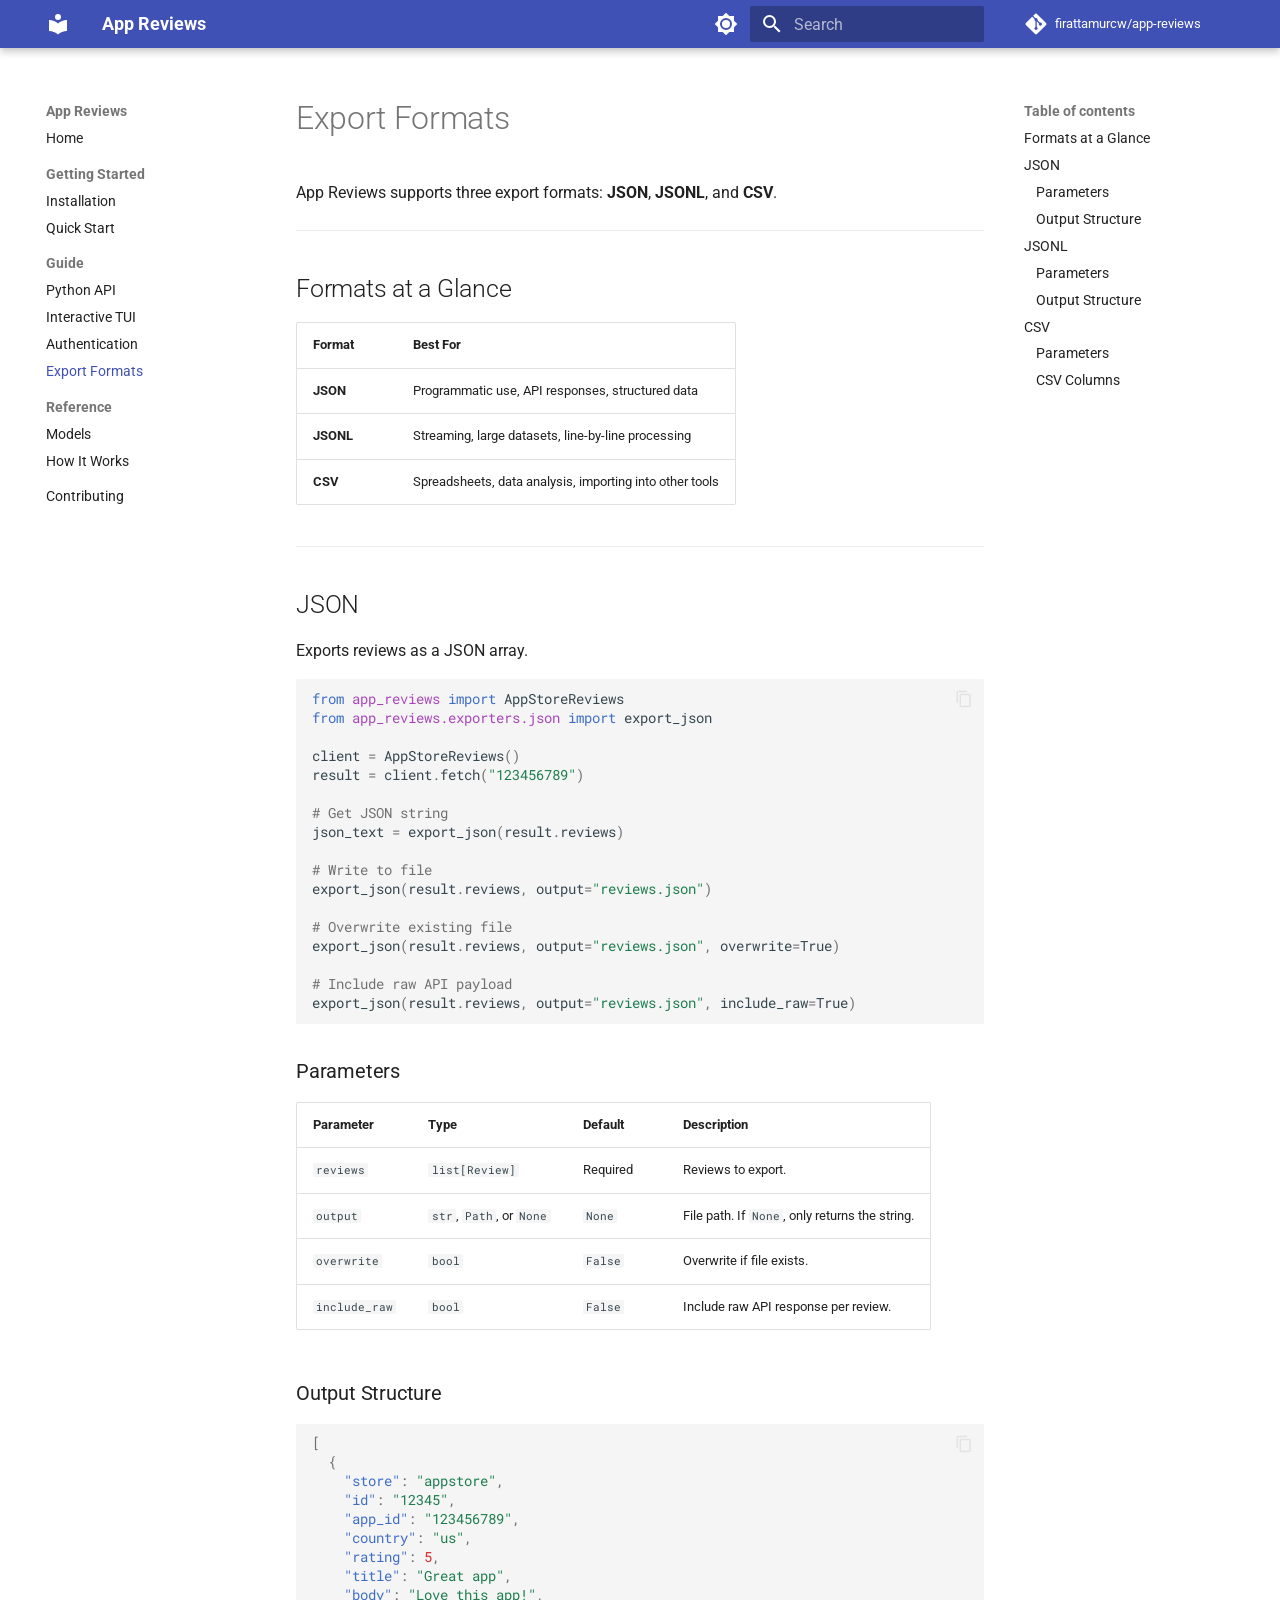
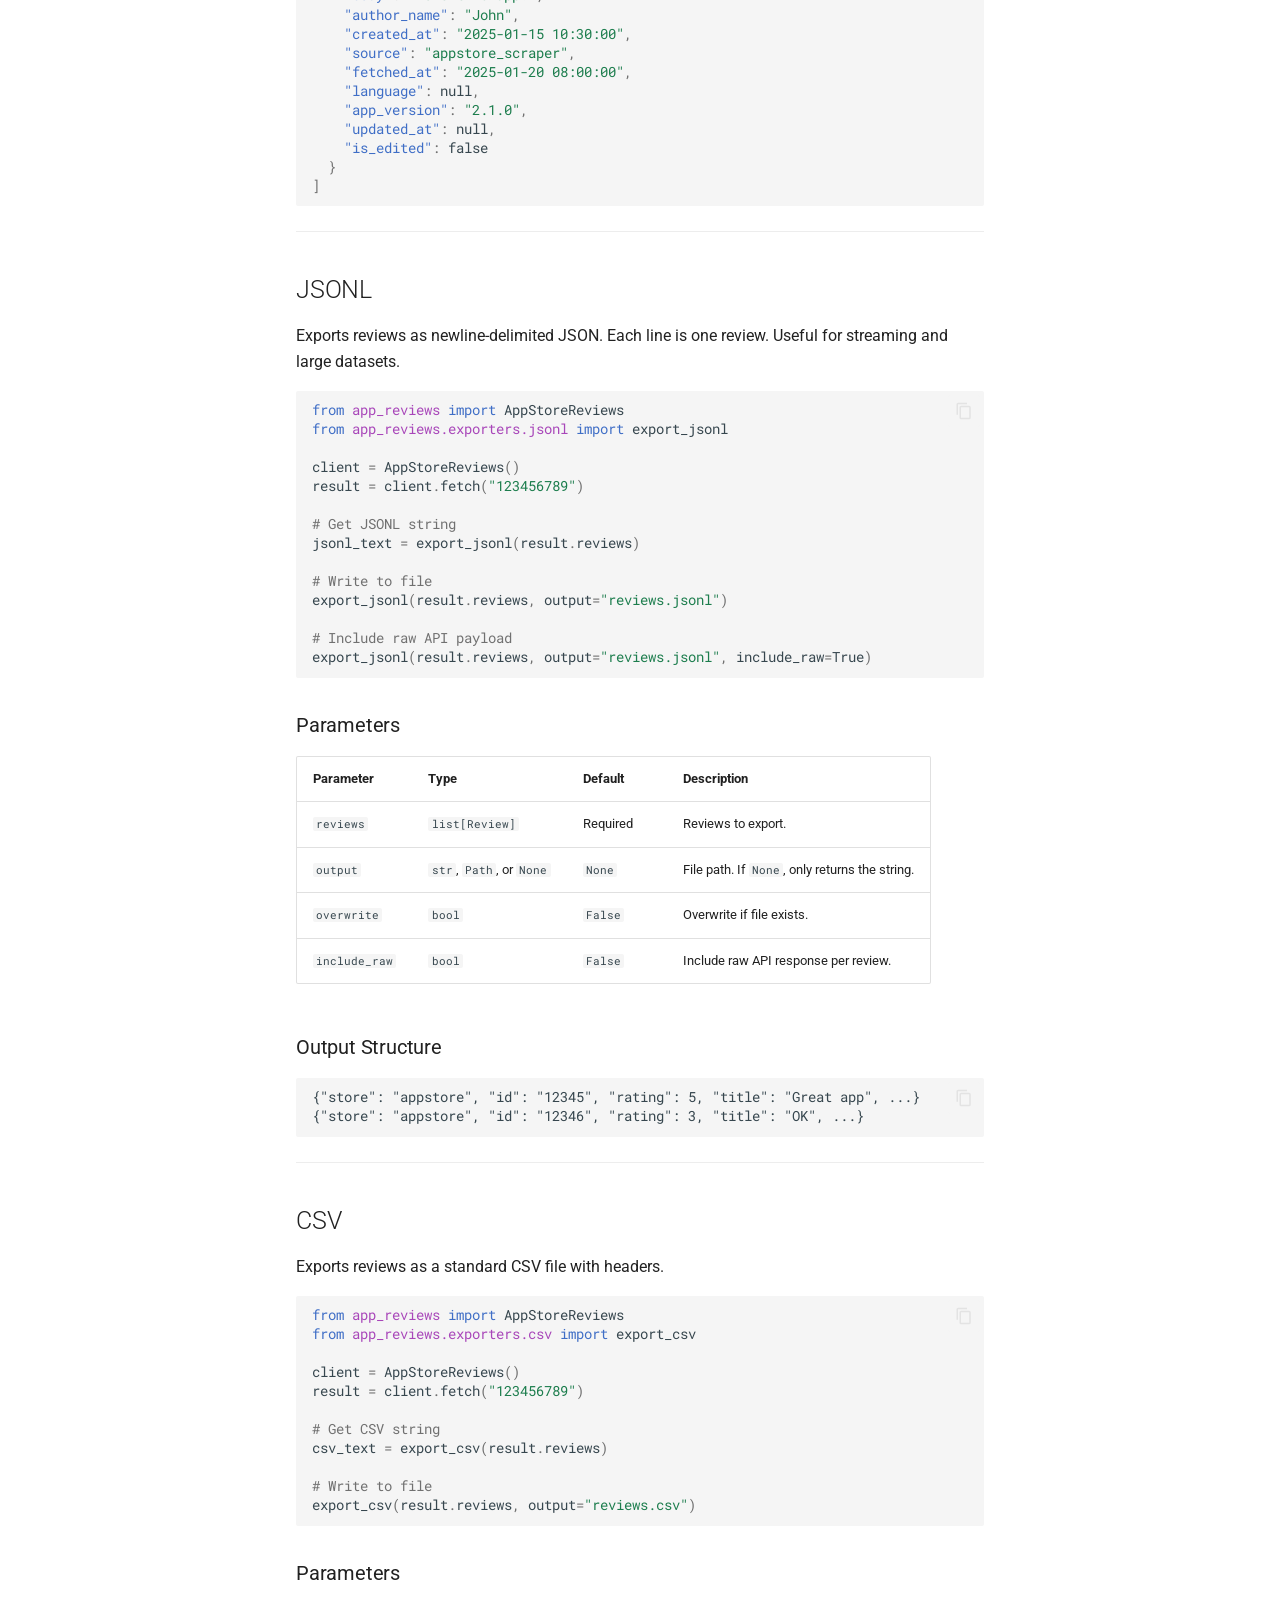
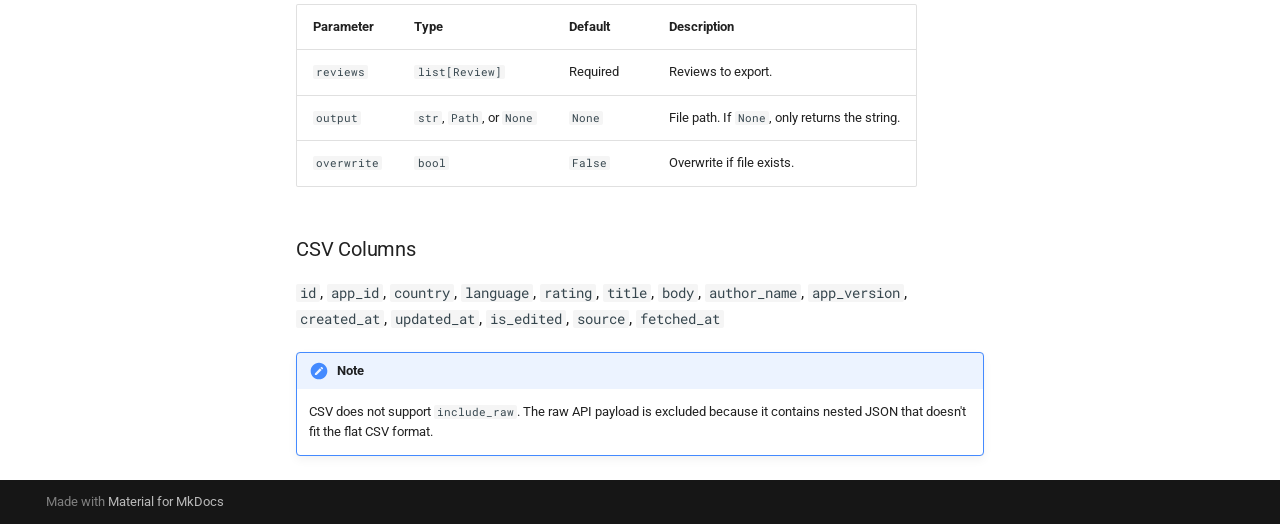
<file: guide/export/index.html>
<!doctype html>
<html lang="en" class="no-js">
  <head>
    
      <meta charset="utf-8">
      <meta name="viewport" content="width=device-width,initial-scale=1">
      
        <meta name="description" content="Fetch app reviews from the Apple App Store and Google Play Store with Python">
      
      
      
        <link rel="canonical" href="https://firattamurcw.github.io/app-reviews/guide/export/">
      
      
        <link rel="prev" href="../authentication/">
      
      
        <link rel="next" href="../../reference/models/">
      
      
        
      
      
      <link rel="icon" href="../../assets/images/favicon.png">
      <meta name="generator" content="mkdocs-1.6.1, mkdocs-material-9.7.6">
    
    
      
        <title>Export Formats - App Reviews</title>
      
    
    
      <link rel="stylesheet" href="../../assets/stylesheets/main.484c7ddc.min.css">
      
        
        <link rel="stylesheet" href="../../assets/stylesheets/palette.ab4e12ef.min.css">
      
      


    
    
      
    
    
      
        
        
        <link rel="preconnect" href="https://fonts.gstatic.com" crossorigin>
        <link rel="stylesheet" href="https://fonts.googleapis.com/css?family=Roboto:300,300i,400,400i,700,700i%7CRoboto+Mono:400,400i,700,700i&display=fallback">
        <style>:root{--md-text-font:"Roboto";--md-code-font:"Roboto Mono"}</style>
      
    
    
    <script>__md_scope=new URL("../..",location),__md_hash=e=>[...e].reduce(((e,_)=>(e<<5)-e+_.charCodeAt(0)),0),__md_get=(e,_=localStorage,t=__md_scope)=>JSON.parse(_.getItem(t.pathname+"."+e)),__md_set=(e,_,t=localStorage,a=__md_scope)=>{try{t.setItem(a.pathname+"."+e,JSON.stringify(_))}catch(e){}}</script>
    
      

    
    
  </head>
  
  
    
    
      
    
    
    
    
    <body dir="ltr" data-md-color-scheme="default" data-md-color-primary="indigo" data-md-color-accent="indigo">
  
    
    <input class="md-toggle" data-md-toggle="drawer" type="checkbox" id="__drawer" autocomplete="off">
    <input class="md-toggle" data-md-toggle="search" type="checkbox" id="__search" autocomplete="off">
    <label class="md-overlay" for="__drawer"></label>
    <div data-md-component="skip">
      
        
        <a href="#export-formats" class="md-skip">
          Skip to content
        </a>
      
    </div>
    <div data-md-component="announce">
      
    </div>
    
    
      

  

<header class="md-header md-header--shadow" data-md-component="header">
  <nav class="md-header__inner md-grid" aria-label="Header">
    <a href="../.." title="App Reviews" class="md-header__button md-logo" aria-label="App Reviews" data-md-component="logo">
      
  
  <svg xmlns="http://www.w3.org/2000/svg" viewBox="0 0 24 24"><path d="M12 8a3 3 0 0 0 3-3 3 3 0 0 0-3-3 3 3 0 0 0-3 3 3 3 0 0 0 3 3m0 3.54C9.64 9.35 6.5 8 3 8v11c3.5 0 6.64 1.35 9 3.54 2.36-2.19 5.5-3.54 9-3.54V8c-3.5 0-6.64 1.35-9 3.54"/></svg>

    </a>
    <label class="md-header__button md-icon" for="__drawer">
      
      <svg xmlns="http://www.w3.org/2000/svg" viewBox="0 0 24 24"><path d="M3 6h18v2H3zm0 5h18v2H3zm0 5h18v2H3z"/></svg>
    </label>
    <div class="md-header__title" data-md-component="header-title">
      <div class="md-header__ellipsis">
        <div class="md-header__topic">
          <span class="md-ellipsis">
            App Reviews
          </span>
        </div>
        <div class="md-header__topic" data-md-component="header-topic">
          <span class="md-ellipsis">
            
              Export Formats
            
          </span>
        </div>
      </div>
    </div>
    
      
        <form class="md-header__option" data-md-component="palette">
  
    
    
    
    <input class="md-option" data-md-color-media="" data-md-color-scheme="default" data-md-color-primary="indigo" data-md-color-accent="indigo"  aria-label="Switch to dark mode"  type="radio" name="__palette" id="__palette_0">
    
      <label class="md-header__button md-icon" title="Switch to dark mode" for="__palette_1" hidden>
        <svg xmlns="http://www.w3.org/2000/svg" viewBox="0 0 24 24"><path d="M12 8a4 4 0 0 0-4 4 4 4 0 0 0 4 4 4 4 0 0 0 4-4 4 4 0 0 0-4-4m0 10a6 6 0 0 1-6-6 6 6 0 0 1 6-6 6 6 0 0 1 6 6 6 6 0 0 1-6 6m8-9.31V4h-4.69L12 .69 8.69 4H4v4.69L.69 12 4 15.31V20h4.69L12 23.31 15.31 20H20v-4.69L23.31 12z"/></svg>
      </label>
    
  
    
    
    
    <input class="md-option" data-md-color-media="" data-md-color-scheme="slate" data-md-color-primary="indigo" data-md-color-accent="indigo"  aria-label="Switch to light mode"  type="radio" name="__palette" id="__palette_1">
    
      <label class="md-header__button md-icon" title="Switch to light mode" for="__palette_0" hidden>
        <svg xmlns="http://www.w3.org/2000/svg" viewBox="0 0 24 24"><path d="M12 18c-.89 0-1.74-.2-2.5-.55C11.56 16.5 13 14.42 13 12s-1.44-4.5-3.5-5.45C10.26 6.2 11.11 6 12 6a6 6 0 0 1 6 6 6 6 0 0 1-6 6m8-9.31V4h-4.69L12 .69 8.69 4H4v4.69L.69 12 4 15.31V20h4.69L12 23.31 15.31 20H20v-4.69L23.31 12z"/></svg>
      </label>
    
  
</form>
      
    
    
      <script>var palette=__md_get("__palette");if(palette&&palette.color){if("(prefers-color-scheme)"===palette.color.media){var media=matchMedia("(prefers-color-scheme: light)"),input=document.querySelector(media.matches?"[data-md-color-media='(prefers-color-scheme: light)']":"[data-md-color-media='(prefers-color-scheme: dark)']");palette.color.media=input.getAttribute("data-md-color-media"),palette.color.scheme=input.getAttribute("data-md-color-scheme"),palette.color.primary=input.getAttribute("data-md-color-primary"),palette.color.accent=input.getAttribute("data-md-color-accent")}for(var[key,value]of Object.entries(palette.color))document.body.setAttribute("data-md-color-"+key,value)}</script>
    
    
    
      
      
        <label class="md-header__button md-icon" for="__search">
          
          <svg xmlns="http://www.w3.org/2000/svg" viewBox="0 0 24 24"><path d="M9.5 3A6.5 6.5 0 0 1 16 9.5c0 1.61-.59 3.09-1.56 4.23l.27.27h.79l5 5-1.5 1.5-5-5v-.79l-.27-.27A6.52 6.52 0 0 1 9.5 16 6.5 6.5 0 0 1 3 9.5 6.5 6.5 0 0 1 9.5 3m0 2C7 5 5 7 5 9.5S7 14 9.5 14 14 12 14 9.5 12 5 9.5 5"/></svg>
        </label>
        <div class="md-search" data-md-component="search" role="dialog">
  <label class="md-search__overlay" for="__search"></label>
  <div class="md-search__inner" role="search">
    <form class="md-search__form" name="search">
      <input type="text" class="md-search__input" name="query" aria-label="Search" placeholder="Search" autocapitalize="off" autocorrect="off" autocomplete="off" spellcheck="false" data-md-component="search-query" required>
      <label class="md-search__icon md-icon" for="__search">
        
        <svg xmlns="http://www.w3.org/2000/svg" viewBox="0 0 24 24"><path d="M9.5 3A6.5 6.5 0 0 1 16 9.5c0 1.61-.59 3.09-1.56 4.23l.27.27h.79l5 5-1.5 1.5-5-5v-.79l-.27-.27A6.52 6.52 0 0 1 9.5 16 6.5 6.5 0 0 1 3 9.5 6.5 6.5 0 0 1 9.5 3m0 2C7 5 5 7 5 9.5S7 14 9.5 14 14 12 14 9.5 12 5 9.5 5"/></svg>
        
        <svg xmlns="http://www.w3.org/2000/svg" viewBox="0 0 24 24"><path d="M20 11v2H8l5.5 5.5-1.42 1.42L4.16 12l7.92-7.92L13.5 5.5 8 11z"/></svg>
      </label>
      <nav class="md-search__options" aria-label="Search">
        
        <button type="reset" class="md-search__icon md-icon" title="Clear" aria-label="Clear" tabindex="-1">
          
          <svg xmlns="http://www.w3.org/2000/svg" viewBox="0 0 24 24"><path d="M19 6.41 17.59 5 12 10.59 6.41 5 5 6.41 10.59 12 5 17.59 6.41 19 12 13.41 17.59 19 19 17.59 13.41 12z"/></svg>
        </button>
      </nav>
      
        <div class="md-search__suggest" data-md-component="search-suggest"></div>
      
    </form>
    <div class="md-search__output">
      <div class="md-search__scrollwrap" tabindex="0" data-md-scrollfix>
        <div class="md-search-result" data-md-component="search-result">
          <div class="md-search-result__meta">
            Initializing search
          </div>
          <ol class="md-search-result__list" role="presentation"></ol>
        </div>
      </div>
    </div>
  </div>
</div>
      
    
    
      <div class="md-header__source">
        <a href="https://github.com/firattamurcw/app-reviews" title="Go to repository" class="md-source" data-md-component="source">
  <div class="md-source__icon md-icon">
    
    <svg xmlns="http://www.w3.org/2000/svg" viewBox="0 0 448 512"><!--! Font Awesome Free 7.1.0 by @fontawesome - https://fontawesome.com License - https://fontawesome.com/license/free (Icons: CC BY 4.0, Fonts: SIL OFL 1.1, Code: MIT License) Copyright 2025 Fonticons, Inc.--><path d="M439.6 236.1 244 40.5c-5.4-5.5-12.8-8.5-20.4-8.5s-15 3-20.4 8.4L162.5 81l51.5 51.5c27.1-9.1 52.7 16.8 43.4 43.7l49.7 49.7c34.2-11.8 61.2 31 35.5 56.7-26.5 26.5-70.2-2.9-56-37.3L240.3 199v121.9c25.3 12.5 22.3 41.8 9.1 55-6.4 6.4-15.2 10.1-24.3 10.1s-17.8-3.6-24.3-10.1c-17.6-17.6-11.1-46.9 11.2-56v-123c-20.8-8.5-24.6-30.7-18.6-45L142.6 101 8.5 235.1C3 240.6 0 247.9 0 255.5s3 15 8.5 20.4l195.6 195.7c5.4 5.4 12.7 8.4 20.4 8.4s15-3 20.4-8.4l194.7-194.7c5.4-5.4 8.4-12.8 8.4-20.4s-3-15-8.4-20.4"/></svg>
  </div>
  <div class="md-source__repository">
    firattamurcw/app-reviews
  </div>
</a>
      </div>
    
  </nav>
  
</header>
    
    <div class="md-container" data-md-component="container">
      
      
        
          
        
      
      <main class="md-main" data-md-component="main">
        <div class="md-main__inner md-grid">
          
            
              
              <div class="md-sidebar md-sidebar--primary" data-md-component="sidebar" data-md-type="navigation" >
                <div class="md-sidebar__scrollwrap">
                  <div class="md-sidebar__inner">
                    



<nav class="md-nav md-nav--primary" aria-label="Navigation" data-md-level="0">
  <label class="md-nav__title" for="__drawer">
    <a href="../.." title="App Reviews" class="md-nav__button md-logo" aria-label="App Reviews" data-md-component="logo">
      
  
  <svg xmlns="http://www.w3.org/2000/svg" viewBox="0 0 24 24"><path d="M12 8a3 3 0 0 0 3-3 3 3 0 0 0-3-3 3 3 0 0 0-3 3 3 3 0 0 0 3 3m0 3.54C9.64 9.35 6.5 8 3 8v11c3.5 0 6.64 1.35 9 3.54 2.36-2.19 5.5-3.54 9-3.54V8c-3.5 0-6.64 1.35-9 3.54"/></svg>

    </a>
    App Reviews
  </label>
  
    <div class="md-nav__source">
      <a href="https://github.com/firattamurcw/app-reviews" title="Go to repository" class="md-source" data-md-component="source">
  <div class="md-source__icon md-icon">
    
    <svg xmlns="http://www.w3.org/2000/svg" viewBox="0 0 448 512"><!--! Font Awesome Free 7.1.0 by @fontawesome - https://fontawesome.com License - https://fontawesome.com/license/free (Icons: CC BY 4.0, Fonts: SIL OFL 1.1, Code: MIT License) Copyright 2025 Fonticons, Inc.--><path d="M439.6 236.1 244 40.5c-5.4-5.5-12.8-8.5-20.4-8.5s-15 3-20.4 8.4L162.5 81l51.5 51.5c27.1-9.1 52.7 16.8 43.4 43.7l49.7 49.7c34.2-11.8 61.2 31 35.5 56.7-26.5 26.5-70.2-2.9-56-37.3L240.3 199v121.9c25.3 12.5 22.3 41.8 9.1 55-6.4 6.4-15.2 10.1-24.3 10.1s-17.8-3.6-24.3-10.1c-17.6-17.6-11.1-46.9 11.2-56v-123c-20.8-8.5-24.6-30.7-18.6-45L142.6 101 8.5 235.1C3 240.6 0 247.9 0 255.5s3 15 8.5 20.4l195.6 195.7c5.4 5.4 12.7 8.4 20.4 8.4s15-3 20.4-8.4l194.7-194.7c5.4-5.4 8.4-12.8 8.4-20.4s-3-15-8.4-20.4"/></svg>
  </div>
  <div class="md-source__repository">
    firattamurcw/app-reviews
  </div>
</a>
    </div>
  
  <ul class="md-nav__list" data-md-scrollfix>
    
      
      
  
  
  
  
    <li class="md-nav__item">
      <a href="../.." class="md-nav__link">
        
  
  
  <span class="md-ellipsis">
    
  
    Home
  

    
  </span>
  
  

      </a>
    </li>
  

    
      
      
  
  
  
  
    
    
    
    
      
        
        
      
    
    
    <li class="md-nav__item md-nav__item--section md-nav__item--nested">
      
        
        
          
        
        <input class="md-nav__toggle md-toggle md-toggle--indeterminate" type="checkbox" id="__nav_2" >
        
          
          <label class="md-nav__link" for="__nav_2" id="__nav_2_label" tabindex="">
            
  
  
  <span class="md-ellipsis">
    
  
    Getting Started
  

    
  </span>
  
  

            <span class="md-nav__icon md-icon"></span>
          </label>
        
        <nav class="md-nav" data-md-level="1" aria-labelledby="__nav_2_label" aria-expanded="false">
          <label class="md-nav__title" for="__nav_2">
            <span class="md-nav__icon md-icon"></span>
            
  
    Getting Started
  

          </label>
          <ul class="md-nav__list" data-md-scrollfix>
            
              
                
  
  
  
  
    <li class="md-nav__item">
      <a href="../../getting-started/installation/" class="md-nav__link">
        
  
  
  <span class="md-ellipsis">
    
  
    Installation
  

    
  </span>
  
  

      </a>
    </li>
  

              
            
              
                
  
  
  
  
    <li class="md-nav__item">
      <a href="../../getting-started/quickstart/" class="md-nav__link">
        
  
  
  <span class="md-ellipsis">
    
  
    Quick Start
  

    
  </span>
  
  

      </a>
    </li>
  

              
            
          </ul>
        </nav>
      
    </li>
  

    
      
      
  
  
    
  
  
  
    
    
    
    
      
        
        
      
    
    
    <li class="md-nav__item md-nav__item--active md-nav__item--section md-nav__item--nested">
      
        
        
        <input class="md-nav__toggle md-toggle " type="checkbox" id="__nav_3" checked>
        
          
          <label class="md-nav__link" for="__nav_3" id="__nav_3_label" tabindex="">
            
  
  
  <span class="md-ellipsis">
    
  
    Guide
  

    
  </span>
  
  

            <span class="md-nav__icon md-icon"></span>
          </label>
        
        <nav class="md-nav" data-md-level="1" aria-labelledby="__nav_3_label" aria-expanded="true">
          <label class="md-nav__title" for="__nav_3">
            <span class="md-nav__icon md-icon"></span>
            
  
    Guide
  

          </label>
          <ul class="md-nav__list" data-md-scrollfix>
            
              
                
  
  
  
  
    <li class="md-nav__item">
      <a href="../python-api/" class="md-nav__link">
        
  
  
  <span class="md-ellipsis">
    
  
    Python API
  

    
  </span>
  
  

      </a>
    </li>
  

              
            
              
                
  
  
  
  
    <li class="md-nav__item">
      <a href="../tui/" class="md-nav__link">
        
  
  
  <span class="md-ellipsis">
    
  
    Interactive TUI
  

    
  </span>
  
  

      </a>
    </li>
  

              
            
              
                
  
  
  
  
    <li class="md-nav__item">
      <a href="../authentication/" class="md-nav__link">
        
  
  
  <span class="md-ellipsis">
    
  
    Authentication
  

    
  </span>
  
  

      </a>
    </li>
  

              
            
              
                
  
  
    
  
  
  
    <li class="md-nav__item md-nav__item--active">
      
      <input class="md-nav__toggle md-toggle" type="checkbox" id="__toc">
      
      
        
      
      
        <label class="md-nav__link md-nav__link--active" for="__toc">
          
  
  
  <span class="md-ellipsis">
    
  
    Export Formats
  

    
  </span>
  
  

          <span class="md-nav__icon md-icon"></span>
        </label>
      
      <a href="./" class="md-nav__link md-nav__link--active">
        
  
  
  <span class="md-ellipsis">
    
  
    Export Formats
  

    
  </span>
  
  

      </a>
      
        

<nav class="md-nav md-nav--secondary" aria-label="Table of contents">
  
  
  
    
  
  
    <label class="md-nav__title" for="__toc">
      <span class="md-nav__icon md-icon"></span>
      Table of contents
    </label>
    <ul class="md-nav__list" data-md-component="toc" data-md-scrollfix>
      
        <li class="md-nav__item">
  <a href="#formats-at-a-glance" class="md-nav__link">
    <span class="md-ellipsis">
      
        Formats at a Glance
      
    </span>
  </a>
  
</li>
      
        <li class="md-nav__item">
  <a href="#json" class="md-nav__link">
    <span class="md-ellipsis">
      
        JSON
      
    </span>
  </a>
  
    <nav class="md-nav" aria-label="JSON">
      <ul class="md-nav__list">
        
          <li class="md-nav__item">
  <a href="#parameters" class="md-nav__link">
    <span class="md-ellipsis">
      
        Parameters
      
    </span>
  </a>
  
</li>
        
          <li class="md-nav__item">
  <a href="#output-structure" class="md-nav__link">
    <span class="md-ellipsis">
      
        Output Structure
      
    </span>
  </a>
  
</li>
        
      </ul>
    </nav>
  
</li>
      
        <li class="md-nav__item">
  <a href="#jsonl" class="md-nav__link">
    <span class="md-ellipsis">
      
        JSONL
      
    </span>
  </a>
  
    <nav class="md-nav" aria-label="JSONL">
      <ul class="md-nav__list">
        
          <li class="md-nav__item">
  <a href="#parameters_1" class="md-nav__link">
    <span class="md-ellipsis">
      
        Parameters
      
    </span>
  </a>
  
</li>
        
          <li class="md-nav__item">
  <a href="#output-structure_1" class="md-nav__link">
    <span class="md-ellipsis">
      
        Output Structure
      
    </span>
  </a>
  
</li>
        
      </ul>
    </nav>
  
</li>
      
        <li class="md-nav__item">
  <a href="#csv" class="md-nav__link">
    <span class="md-ellipsis">
      
        CSV
      
    </span>
  </a>
  
    <nav class="md-nav" aria-label="CSV">
      <ul class="md-nav__list">
        
          <li class="md-nav__item">
  <a href="#parameters_2" class="md-nav__link">
    <span class="md-ellipsis">
      
        Parameters
      
    </span>
  </a>
  
</li>
        
          <li class="md-nav__item">
  <a href="#csv-columns" class="md-nav__link">
    <span class="md-ellipsis">
      
        CSV Columns
      
    </span>
  </a>
  
</li>
        
      </ul>
    </nav>
  
</li>
      
    </ul>
  
</nav>
      
    </li>
  

              
            
          </ul>
        </nav>
      
    </li>
  

    
      
      
  
  
  
  
    
    
    
    
      
        
        
      
    
    
    <li class="md-nav__item md-nav__item--section md-nav__item--nested">
      
        
        
          
        
        <input class="md-nav__toggle md-toggle md-toggle--indeterminate" type="checkbox" id="__nav_4" >
        
          
          <label class="md-nav__link" for="__nav_4" id="__nav_4_label" tabindex="">
            
  
  
  <span class="md-ellipsis">
    
  
    Reference
  

    
  </span>
  
  

            <span class="md-nav__icon md-icon"></span>
          </label>
        
        <nav class="md-nav" data-md-level="1" aria-labelledby="__nav_4_label" aria-expanded="false">
          <label class="md-nav__title" for="__nav_4">
            <span class="md-nav__icon md-icon"></span>
            
  
    Reference
  

          </label>
          <ul class="md-nav__list" data-md-scrollfix>
            
              
                
  
  
  
  
    <li class="md-nav__item">
      <a href="../../reference/models/" class="md-nav__link">
        
  
  
  <span class="md-ellipsis">
    
  
    Models
  

    
  </span>
  
  

      </a>
    </li>
  

              
            
              
                
  
  
  
  
    <li class="md-nav__item">
      <a href="../../reference/how-it-works/" class="md-nav__link">
        
  
  
  <span class="md-ellipsis">
    
  
    How It Works
  

    
  </span>
  
  

      </a>
    </li>
  

              
            
          </ul>
        </nav>
      
    </li>
  

    
      
      
  
  
  
  
    <li class="md-nav__item">
      <a href="../../contributing/" class="md-nav__link">
        
  
  
  <span class="md-ellipsis">
    
  
    Contributing
  

    
  </span>
  
  

      </a>
    </li>
  

    
  </ul>
</nav>
                  </div>
                </div>
              </div>
            
            
              
              <div class="md-sidebar md-sidebar--secondary" data-md-component="sidebar" data-md-type="toc" >
                <div class="md-sidebar__scrollwrap">
                  <div class="md-sidebar__inner">
                    

<nav class="md-nav md-nav--secondary" aria-label="Table of contents">
  
  
  
    
  
  
    <label class="md-nav__title" for="__toc">
      <span class="md-nav__icon md-icon"></span>
      Table of contents
    </label>
    <ul class="md-nav__list" data-md-component="toc" data-md-scrollfix>
      
        <li class="md-nav__item">
  <a href="#formats-at-a-glance" class="md-nav__link">
    <span class="md-ellipsis">
      
        Formats at a Glance
      
    </span>
  </a>
  
</li>
      
        <li class="md-nav__item">
  <a href="#json" class="md-nav__link">
    <span class="md-ellipsis">
      
        JSON
      
    </span>
  </a>
  
    <nav class="md-nav" aria-label="JSON">
      <ul class="md-nav__list">
        
          <li class="md-nav__item">
  <a href="#parameters" class="md-nav__link">
    <span class="md-ellipsis">
      
        Parameters
      
    </span>
  </a>
  
</li>
        
          <li class="md-nav__item">
  <a href="#output-structure" class="md-nav__link">
    <span class="md-ellipsis">
      
        Output Structure
      
    </span>
  </a>
  
</li>
        
      </ul>
    </nav>
  
</li>
      
        <li class="md-nav__item">
  <a href="#jsonl" class="md-nav__link">
    <span class="md-ellipsis">
      
        JSONL
      
    </span>
  </a>
  
    <nav class="md-nav" aria-label="JSONL">
      <ul class="md-nav__list">
        
          <li class="md-nav__item">
  <a href="#parameters_1" class="md-nav__link">
    <span class="md-ellipsis">
      
        Parameters
      
    </span>
  </a>
  
</li>
        
          <li class="md-nav__item">
  <a href="#output-structure_1" class="md-nav__link">
    <span class="md-ellipsis">
      
        Output Structure
      
    </span>
  </a>
  
</li>
        
      </ul>
    </nav>
  
</li>
      
        <li class="md-nav__item">
  <a href="#csv" class="md-nav__link">
    <span class="md-ellipsis">
      
        CSV
      
    </span>
  </a>
  
    <nav class="md-nav" aria-label="CSV">
      <ul class="md-nav__list">
        
          <li class="md-nav__item">
  <a href="#parameters_2" class="md-nav__link">
    <span class="md-ellipsis">
      
        Parameters
      
    </span>
  </a>
  
</li>
        
          <li class="md-nav__item">
  <a href="#csv-columns" class="md-nav__link">
    <span class="md-ellipsis">
      
        CSV Columns
      
    </span>
  </a>
  
</li>
        
      </ul>
    </nav>
  
</li>
      
    </ul>
  
</nav>
                  </div>
                </div>
              </div>
            
          
          
            <div class="md-content" data-md-component="content">
              
              <article class="md-content__inner md-typeset">
                
                  


  
  


<h1 id="export-formats">Export Formats</h1>
<p>App Reviews supports three export formats: <strong>JSON</strong>, <strong>JSONL</strong>, and <strong>CSV</strong>.</p>
<hr />
<h2 id="formats-at-a-glance">Formats at a Glance</h2>
<table>
<thead>
<tr>
<th>Format</th>
<th>Best For</th>
</tr>
</thead>
<tbody>
<tr>
<td><strong>JSON</strong></td>
<td>Programmatic use, API responses, structured data</td>
</tr>
<tr>
<td><strong>JSONL</strong></td>
<td>Streaming, large datasets, line-by-line processing</td>
</tr>
<tr>
<td><strong>CSV</strong></td>
<td>Spreadsheets, data analysis, importing into other tools</td>
</tr>
</tbody>
</table>
<hr />
<h2 id="json">JSON</h2>
<p>Exports reviews as a JSON array.</p>
<div class="highlight"><pre><span></span><code><a id="__codelineno-0-1" name="__codelineno-0-1" href="#__codelineno-0-1"></a><span class="kn">from</span><span class="w"> </span><span class="nn">app_reviews</span><span class="w"> </span><span class="kn">import</span> <span class="n">AppStoreReviews</span>
<a id="__codelineno-0-2" name="__codelineno-0-2" href="#__codelineno-0-2"></a><span class="kn">from</span><span class="w"> </span><span class="nn">app_reviews.exporters.json</span><span class="w"> </span><span class="kn">import</span> <span class="n">export_json</span>
<a id="__codelineno-0-3" name="__codelineno-0-3" href="#__codelineno-0-3"></a>
<a id="__codelineno-0-4" name="__codelineno-0-4" href="#__codelineno-0-4"></a><span class="n">client</span> <span class="o">=</span> <span class="n">AppStoreReviews</span><span class="p">()</span>
<a id="__codelineno-0-5" name="__codelineno-0-5" href="#__codelineno-0-5"></a><span class="n">result</span> <span class="o">=</span> <span class="n">client</span><span class="o">.</span><span class="n">fetch</span><span class="p">(</span><span class="s2">&quot;123456789&quot;</span><span class="p">)</span>
<a id="__codelineno-0-6" name="__codelineno-0-6" href="#__codelineno-0-6"></a>
<a id="__codelineno-0-7" name="__codelineno-0-7" href="#__codelineno-0-7"></a><span class="c1"># Get JSON string</span>
<a id="__codelineno-0-8" name="__codelineno-0-8" href="#__codelineno-0-8"></a><span class="n">json_text</span> <span class="o">=</span> <span class="n">export_json</span><span class="p">(</span><span class="n">result</span><span class="o">.</span><span class="n">reviews</span><span class="p">)</span>
<a id="__codelineno-0-9" name="__codelineno-0-9" href="#__codelineno-0-9"></a>
<a id="__codelineno-0-10" name="__codelineno-0-10" href="#__codelineno-0-10"></a><span class="c1"># Write to file</span>
<a id="__codelineno-0-11" name="__codelineno-0-11" href="#__codelineno-0-11"></a><span class="n">export_json</span><span class="p">(</span><span class="n">result</span><span class="o">.</span><span class="n">reviews</span><span class="p">,</span> <span class="n">output</span><span class="o">=</span><span class="s2">&quot;reviews.json&quot;</span><span class="p">)</span>
<a id="__codelineno-0-12" name="__codelineno-0-12" href="#__codelineno-0-12"></a>
<a id="__codelineno-0-13" name="__codelineno-0-13" href="#__codelineno-0-13"></a><span class="c1"># Overwrite existing file</span>
<a id="__codelineno-0-14" name="__codelineno-0-14" href="#__codelineno-0-14"></a><span class="n">export_json</span><span class="p">(</span><span class="n">result</span><span class="o">.</span><span class="n">reviews</span><span class="p">,</span> <span class="n">output</span><span class="o">=</span><span class="s2">&quot;reviews.json&quot;</span><span class="p">,</span> <span class="n">overwrite</span><span class="o">=</span><span class="kc">True</span><span class="p">)</span>
<a id="__codelineno-0-15" name="__codelineno-0-15" href="#__codelineno-0-15"></a>
<a id="__codelineno-0-16" name="__codelineno-0-16" href="#__codelineno-0-16"></a><span class="c1"># Include raw API payload</span>
<a id="__codelineno-0-17" name="__codelineno-0-17" href="#__codelineno-0-17"></a><span class="n">export_json</span><span class="p">(</span><span class="n">result</span><span class="o">.</span><span class="n">reviews</span><span class="p">,</span> <span class="n">output</span><span class="o">=</span><span class="s2">&quot;reviews.json&quot;</span><span class="p">,</span> <span class="n">include_raw</span><span class="o">=</span><span class="kc">True</span><span class="p">)</span>
</code></pre></div>
<h3 id="parameters">Parameters</h3>
<table>
<thead>
<tr>
<th>Parameter</th>
<th>Type</th>
<th>Default</th>
<th>Description</th>
</tr>
</thead>
<tbody>
<tr>
<td><code>reviews</code></td>
<td><code>list[Review]</code></td>
<td>Required</td>
<td>Reviews to export.</td>
</tr>
<tr>
<td><code>output</code></td>
<td><code>str</code>, <code>Path</code>, or <code>None</code></td>
<td><code>None</code></td>
<td>File path. If <code>None</code>, only returns the string.</td>
</tr>
<tr>
<td><code>overwrite</code></td>
<td><code>bool</code></td>
<td><code>False</code></td>
<td>Overwrite if file exists.</td>
</tr>
<tr>
<td><code>include_raw</code></td>
<td><code>bool</code></td>
<td><code>False</code></td>
<td>Include raw API response per review.</td>
</tr>
</tbody>
</table>
<h3 id="output-structure">Output Structure</h3>
<div class="highlight"><pre><span></span><code><a id="__codelineno-1-1" name="__codelineno-1-1" href="#__codelineno-1-1"></a><span class="p">[</span>
<a id="__codelineno-1-2" name="__codelineno-1-2" href="#__codelineno-1-2"></a><span class="w">  </span><span class="p">{</span>
<a id="__codelineno-1-3" name="__codelineno-1-3" href="#__codelineno-1-3"></a><span class="w">    </span><span class="nt">&quot;store&quot;</span><span class="p">:</span><span class="w"> </span><span class="s2">&quot;appstore&quot;</span><span class="p">,</span>
<a id="__codelineno-1-4" name="__codelineno-1-4" href="#__codelineno-1-4"></a><span class="w">    </span><span class="nt">&quot;id&quot;</span><span class="p">:</span><span class="w"> </span><span class="s2">&quot;12345&quot;</span><span class="p">,</span>
<a id="__codelineno-1-5" name="__codelineno-1-5" href="#__codelineno-1-5"></a><span class="w">    </span><span class="nt">&quot;app_id&quot;</span><span class="p">:</span><span class="w"> </span><span class="s2">&quot;123456789&quot;</span><span class="p">,</span>
<a id="__codelineno-1-6" name="__codelineno-1-6" href="#__codelineno-1-6"></a><span class="w">    </span><span class="nt">&quot;country&quot;</span><span class="p">:</span><span class="w"> </span><span class="s2">&quot;us&quot;</span><span class="p">,</span>
<a id="__codelineno-1-7" name="__codelineno-1-7" href="#__codelineno-1-7"></a><span class="w">    </span><span class="nt">&quot;rating&quot;</span><span class="p">:</span><span class="w"> </span><span class="mi">5</span><span class="p">,</span>
<a id="__codelineno-1-8" name="__codelineno-1-8" href="#__codelineno-1-8"></a><span class="w">    </span><span class="nt">&quot;title&quot;</span><span class="p">:</span><span class="w"> </span><span class="s2">&quot;Great app&quot;</span><span class="p">,</span>
<a id="__codelineno-1-9" name="__codelineno-1-9" href="#__codelineno-1-9"></a><span class="w">    </span><span class="nt">&quot;body&quot;</span><span class="p">:</span><span class="w"> </span><span class="s2">&quot;Love this app!&quot;</span><span class="p">,</span>
<a id="__codelineno-1-10" name="__codelineno-1-10" href="#__codelineno-1-10"></a><span class="w">    </span><span class="nt">&quot;author_name&quot;</span><span class="p">:</span><span class="w"> </span><span class="s2">&quot;John&quot;</span><span class="p">,</span>
<a id="__codelineno-1-11" name="__codelineno-1-11" href="#__codelineno-1-11"></a><span class="w">    </span><span class="nt">&quot;created_at&quot;</span><span class="p">:</span><span class="w"> </span><span class="s2">&quot;2025-01-15 10:30:00&quot;</span><span class="p">,</span>
<a id="__codelineno-1-12" name="__codelineno-1-12" href="#__codelineno-1-12"></a><span class="w">    </span><span class="nt">&quot;source&quot;</span><span class="p">:</span><span class="w"> </span><span class="s2">&quot;appstore_scraper&quot;</span><span class="p">,</span>
<a id="__codelineno-1-13" name="__codelineno-1-13" href="#__codelineno-1-13"></a><span class="w">    </span><span class="nt">&quot;fetched_at&quot;</span><span class="p">:</span><span class="w"> </span><span class="s2">&quot;2025-01-20 08:00:00&quot;</span><span class="p">,</span>
<a id="__codelineno-1-14" name="__codelineno-1-14" href="#__codelineno-1-14"></a><span class="w">    </span><span class="nt">&quot;language&quot;</span><span class="p">:</span><span class="w"> </span><span class="kc">null</span><span class="p">,</span>
<a id="__codelineno-1-15" name="__codelineno-1-15" href="#__codelineno-1-15"></a><span class="w">    </span><span class="nt">&quot;app_version&quot;</span><span class="p">:</span><span class="w"> </span><span class="s2">&quot;2.1.0&quot;</span><span class="p">,</span>
<a id="__codelineno-1-16" name="__codelineno-1-16" href="#__codelineno-1-16"></a><span class="w">    </span><span class="nt">&quot;updated_at&quot;</span><span class="p">:</span><span class="w"> </span><span class="kc">null</span><span class="p">,</span>
<a id="__codelineno-1-17" name="__codelineno-1-17" href="#__codelineno-1-17"></a><span class="w">    </span><span class="nt">&quot;is_edited&quot;</span><span class="p">:</span><span class="w"> </span><span class="kc">false</span>
<a id="__codelineno-1-18" name="__codelineno-1-18" href="#__codelineno-1-18"></a><span class="w">  </span><span class="p">}</span>
<a id="__codelineno-1-19" name="__codelineno-1-19" href="#__codelineno-1-19"></a><span class="p">]</span>
</code></pre></div>
<hr />
<h2 id="jsonl">JSONL</h2>
<p>Exports reviews as newline-delimited JSON. Each line is one review. Useful for streaming and large datasets.</p>
<div class="highlight"><pre><span></span><code><a id="__codelineno-2-1" name="__codelineno-2-1" href="#__codelineno-2-1"></a><span class="kn">from</span><span class="w"> </span><span class="nn">app_reviews</span><span class="w"> </span><span class="kn">import</span> <span class="n">AppStoreReviews</span>
<a id="__codelineno-2-2" name="__codelineno-2-2" href="#__codelineno-2-2"></a><span class="kn">from</span><span class="w"> </span><span class="nn">app_reviews.exporters.jsonl</span><span class="w"> </span><span class="kn">import</span> <span class="n">export_jsonl</span>
<a id="__codelineno-2-3" name="__codelineno-2-3" href="#__codelineno-2-3"></a>
<a id="__codelineno-2-4" name="__codelineno-2-4" href="#__codelineno-2-4"></a><span class="n">client</span> <span class="o">=</span> <span class="n">AppStoreReviews</span><span class="p">()</span>
<a id="__codelineno-2-5" name="__codelineno-2-5" href="#__codelineno-2-5"></a><span class="n">result</span> <span class="o">=</span> <span class="n">client</span><span class="o">.</span><span class="n">fetch</span><span class="p">(</span><span class="s2">&quot;123456789&quot;</span><span class="p">)</span>
<a id="__codelineno-2-6" name="__codelineno-2-6" href="#__codelineno-2-6"></a>
<a id="__codelineno-2-7" name="__codelineno-2-7" href="#__codelineno-2-7"></a><span class="c1"># Get JSONL string</span>
<a id="__codelineno-2-8" name="__codelineno-2-8" href="#__codelineno-2-8"></a><span class="n">jsonl_text</span> <span class="o">=</span> <span class="n">export_jsonl</span><span class="p">(</span><span class="n">result</span><span class="o">.</span><span class="n">reviews</span><span class="p">)</span>
<a id="__codelineno-2-9" name="__codelineno-2-9" href="#__codelineno-2-9"></a>
<a id="__codelineno-2-10" name="__codelineno-2-10" href="#__codelineno-2-10"></a><span class="c1"># Write to file</span>
<a id="__codelineno-2-11" name="__codelineno-2-11" href="#__codelineno-2-11"></a><span class="n">export_jsonl</span><span class="p">(</span><span class="n">result</span><span class="o">.</span><span class="n">reviews</span><span class="p">,</span> <span class="n">output</span><span class="o">=</span><span class="s2">&quot;reviews.jsonl&quot;</span><span class="p">)</span>
<a id="__codelineno-2-12" name="__codelineno-2-12" href="#__codelineno-2-12"></a>
<a id="__codelineno-2-13" name="__codelineno-2-13" href="#__codelineno-2-13"></a><span class="c1"># Include raw API payload</span>
<a id="__codelineno-2-14" name="__codelineno-2-14" href="#__codelineno-2-14"></a><span class="n">export_jsonl</span><span class="p">(</span><span class="n">result</span><span class="o">.</span><span class="n">reviews</span><span class="p">,</span> <span class="n">output</span><span class="o">=</span><span class="s2">&quot;reviews.jsonl&quot;</span><span class="p">,</span> <span class="n">include_raw</span><span class="o">=</span><span class="kc">True</span><span class="p">)</span>
</code></pre></div>
<h3 id="parameters_1">Parameters</h3>
<table>
<thead>
<tr>
<th>Parameter</th>
<th>Type</th>
<th>Default</th>
<th>Description</th>
</tr>
</thead>
<tbody>
<tr>
<td><code>reviews</code></td>
<td><code>list[Review]</code></td>
<td>Required</td>
<td>Reviews to export.</td>
</tr>
<tr>
<td><code>output</code></td>
<td><code>str</code>, <code>Path</code>, or <code>None</code></td>
<td><code>None</code></td>
<td>File path. If <code>None</code>, only returns the string.</td>
</tr>
<tr>
<td><code>overwrite</code></td>
<td><code>bool</code></td>
<td><code>False</code></td>
<td>Overwrite if file exists.</td>
</tr>
<tr>
<td><code>include_raw</code></td>
<td><code>bool</code></td>
<td><code>False</code></td>
<td>Include raw API response per review.</td>
</tr>
</tbody>
</table>
<h3 id="output-structure_1">Output Structure</h3>
<div class="highlight"><pre><span></span><code><a id="__codelineno-3-1" name="__codelineno-3-1" href="#__codelineno-3-1"></a>{&quot;store&quot;: &quot;appstore&quot;, &quot;id&quot;: &quot;12345&quot;, &quot;rating&quot;: 5, &quot;title&quot;: &quot;Great app&quot;, ...}
<a id="__codelineno-3-2" name="__codelineno-3-2" href="#__codelineno-3-2"></a>{&quot;store&quot;: &quot;appstore&quot;, &quot;id&quot;: &quot;12346&quot;, &quot;rating&quot;: 3, &quot;title&quot;: &quot;OK&quot;, ...}
</code></pre></div>
<hr />
<h2 id="csv">CSV</h2>
<p>Exports reviews as a standard CSV file with headers.</p>
<div class="highlight"><pre><span></span><code><a id="__codelineno-4-1" name="__codelineno-4-1" href="#__codelineno-4-1"></a><span class="kn">from</span><span class="w"> </span><span class="nn">app_reviews</span><span class="w"> </span><span class="kn">import</span> <span class="n">AppStoreReviews</span>
<a id="__codelineno-4-2" name="__codelineno-4-2" href="#__codelineno-4-2"></a><span class="kn">from</span><span class="w"> </span><span class="nn">app_reviews.exporters.csv</span><span class="w"> </span><span class="kn">import</span> <span class="n">export_csv</span>
<a id="__codelineno-4-3" name="__codelineno-4-3" href="#__codelineno-4-3"></a>
<a id="__codelineno-4-4" name="__codelineno-4-4" href="#__codelineno-4-4"></a><span class="n">client</span> <span class="o">=</span> <span class="n">AppStoreReviews</span><span class="p">()</span>
<a id="__codelineno-4-5" name="__codelineno-4-5" href="#__codelineno-4-5"></a><span class="n">result</span> <span class="o">=</span> <span class="n">client</span><span class="o">.</span><span class="n">fetch</span><span class="p">(</span><span class="s2">&quot;123456789&quot;</span><span class="p">)</span>
<a id="__codelineno-4-6" name="__codelineno-4-6" href="#__codelineno-4-6"></a>
<a id="__codelineno-4-7" name="__codelineno-4-7" href="#__codelineno-4-7"></a><span class="c1"># Get CSV string</span>
<a id="__codelineno-4-8" name="__codelineno-4-8" href="#__codelineno-4-8"></a><span class="n">csv_text</span> <span class="o">=</span> <span class="n">export_csv</span><span class="p">(</span><span class="n">result</span><span class="o">.</span><span class="n">reviews</span><span class="p">)</span>
<a id="__codelineno-4-9" name="__codelineno-4-9" href="#__codelineno-4-9"></a>
<a id="__codelineno-4-10" name="__codelineno-4-10" href="#__codelineno-4-10"></a><span class="c1"># Write to file</span>
<a id="__codelineno-4-11" name="__codelineno-4-11" href="#__codelineno-4-11"></a><span class="n">export_csv</span><span class="p">(</span><span class="n">result</span><span class="o">.</span><span class="n">reviews</span><span class="p">,</span> <span class="n">output</span><span class="o">=</span><span class="s2">&quot;reviews.csv&quot;</span><span class="p">)</span>
</code></pre></div>
<h3 id="parameters_2">Parameters</h3>
<table>
<thead>
<tr>
<th>Parameter</th>
<th>Type</th>
<th>Default</th>
<th>Description</th>
</tr>
</thead>
<tbody>
<tr>
<td><code>reviews</code></td>
<td><code>list[Review]</code></td>
<td>Required</td>
<td>Reviews to export.</td>
</tr>
<tr>
<td><code>output</code></td>
<td><code>str</code>, <code>Path</code>, or <code>None</code></td>
<td><code>None</code></td>
<td>File path. If <code>None</code>, only returns the string.</td>
</tr>
<tr>
<td><code>overwrite</code></td>
<td><code>bool</code></td>
<td><code>False</code></td>
<td>Overwrite if file exists.</td>
</tr>
</tbody>
</table>
<h3 id="csv-columns">CSV Columns</h3>
<p><code>id</code>, <code>app_id</code>, <code>country</code>, <code>language</code>, <code>rating</code>, <code>title</code>, <code>body</code>, <code>author_name</code>, <code>app_version</code>, <code>created_at</code>, <code>updated_at</code>, <code>is_edited</code>, <code>source</code>, <code>fetched_at</code></p>
<div class="admonition note">
<p class="admonition-title">Note</p>
<p>CSV does not support <code>include_raw</code>. The raw API payload is excluded because it contains nested JSON that doesn't fit the flat CSV format.</p>
</div>












                
              </article>
            </div>
          
          
  <script>var tabs=__md_get("__tabs");if(Array.isArray(tabs))e:for(var set of document.querySelectorAll(".tabbed-set")){var labels=set.querySelector(".tabbed-labels");for(var tab of tabs)for(var label of labels.getElementsByTagName("label"))if(label.innerText.trim()===tab){var input=document.getElementById(label.htmlFor);input.checked=!0;continue e}}</script>

<script>var target=document.getElementById(location.hash.slice(1));target&&target.name&&(target.checked=target.name.startsWith("__tabbed_"))</script>
        </div>
        
          <button type="button" class="md-top md-icon" data-md-component="top" hidden>
  
  <svg xmlns="http://www.w3.org/2000/svg" viewBox="0 0 24 24"><path d="M13 20h-2V8l-5.5 5.5-1.42-1.42L12 4.16l7.92 7.92-1.42 1.42L13 8z"/></svg>
  Back to top
</button>
        
      </main>
      
        <footer class="md-footer">
  
  <div class="md-footer-meta md-typeset">
    <div class="md-footer-meta__inner md-grid">
      <div class="md-copyright">
  
  
    Made with
    <a href="https://squidfunk.github.io/mkdocs-material/" target="_blank" rel="noopener">
      Material for MkDocs
    </a>
  
</div>
      
    </div>
  </div>
</footer>
      
    </div>
    <div class="md-dialog" data-md-component="dialog">
      <div class="md-dialog__inner md-typeset"></div>
    </div>
    
    
    
      
      
      <script id="__config" type="application/json">{"annotate": null, "base": "../..", "features": ["navigation.sections", "navigation.expand", "navigation.top", "search.suggest", "search.highlight", "content.code.copy", "content.tabs.link"], "search": "../../assets/javascripts/workers/search.2c215733.min.js", "tags": null, "translations": {"clipboard.copied": "Copied to clipboard", "clipboard.copy": "Copy to clipboard", "search.result.more.one": "1 more on this page", "search.result.more.other": "# more on this page", "search.result.none": "No matching documents", "search.result.one": "1 matching document", "search.result.other": "# matching documents", "search.result.placeholder": "Type to start searching", "search.result.term.missing": "Missing", "select.version": "Select version"}, "version": null}</script>
    
    
      <script src="../../assets/javascripts/bundle.79ae519e.min.js"></script>
      
    
  </body>
</html>
</file>
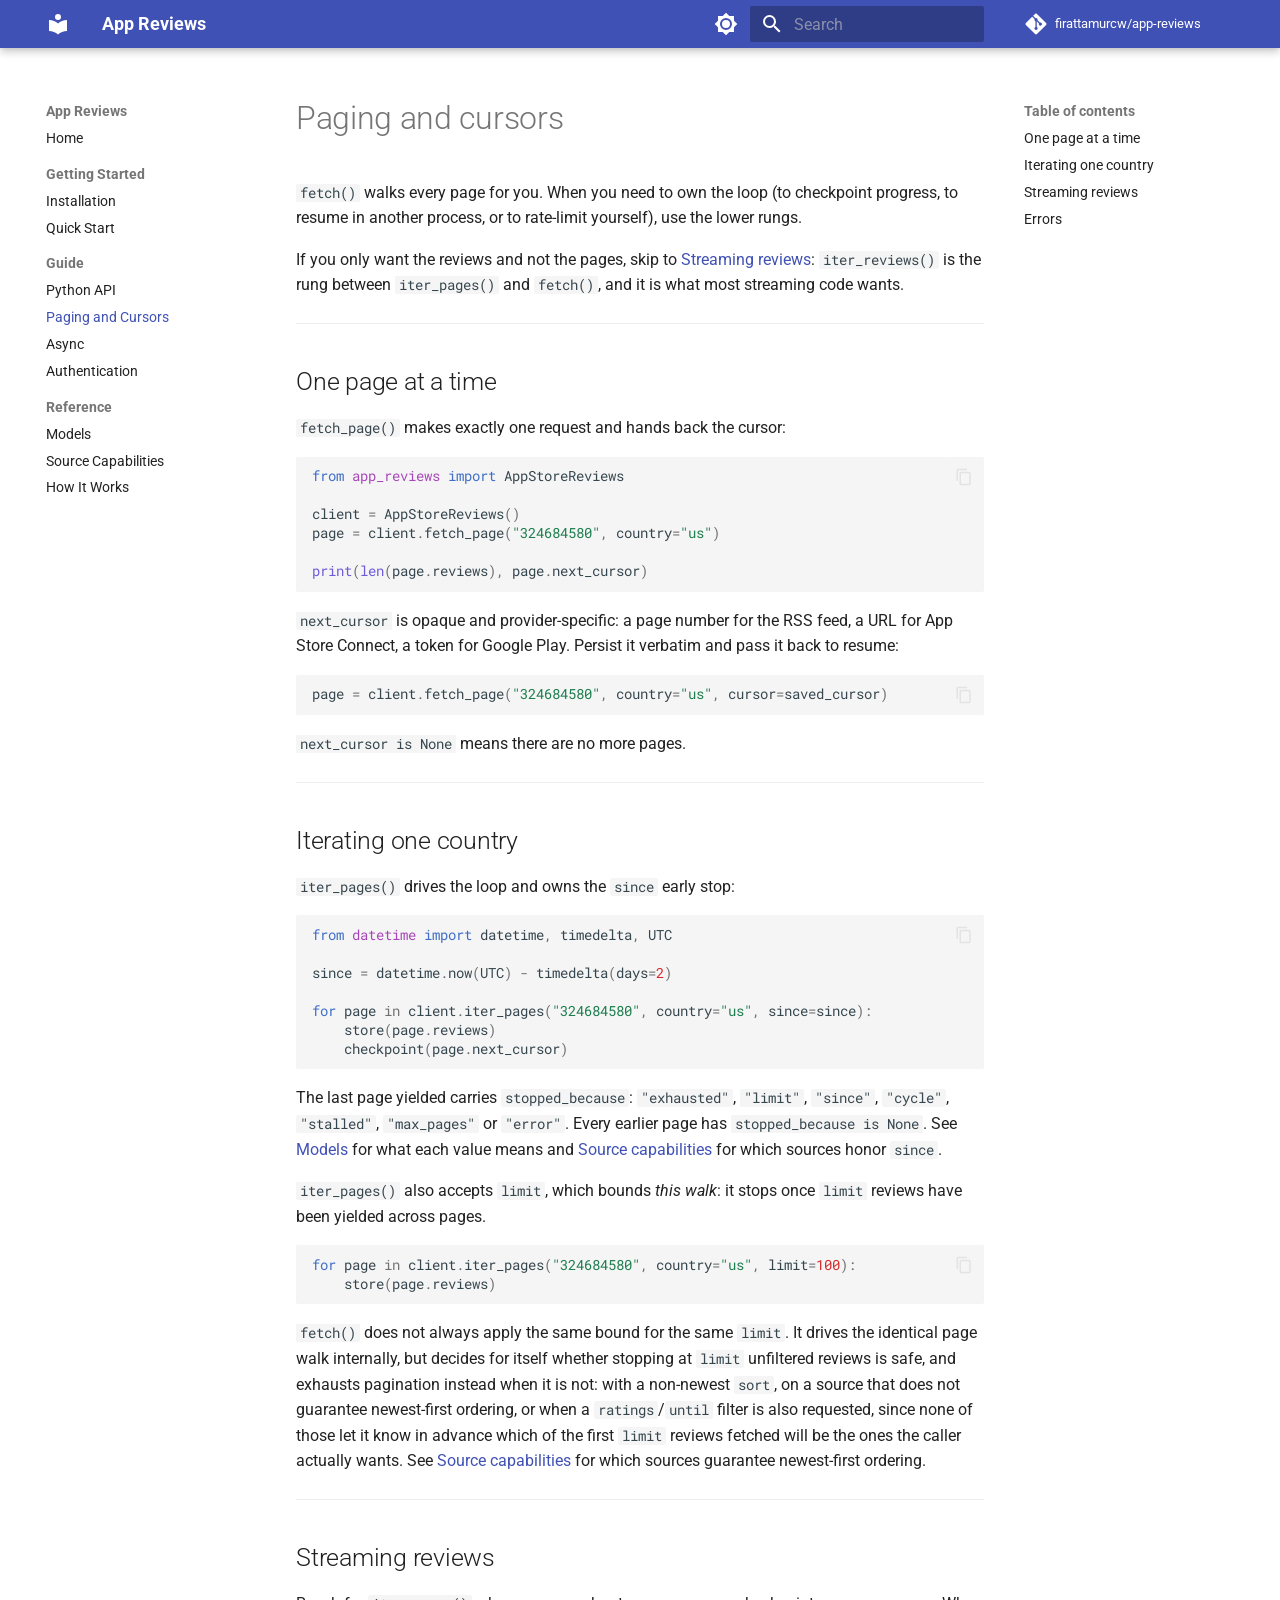
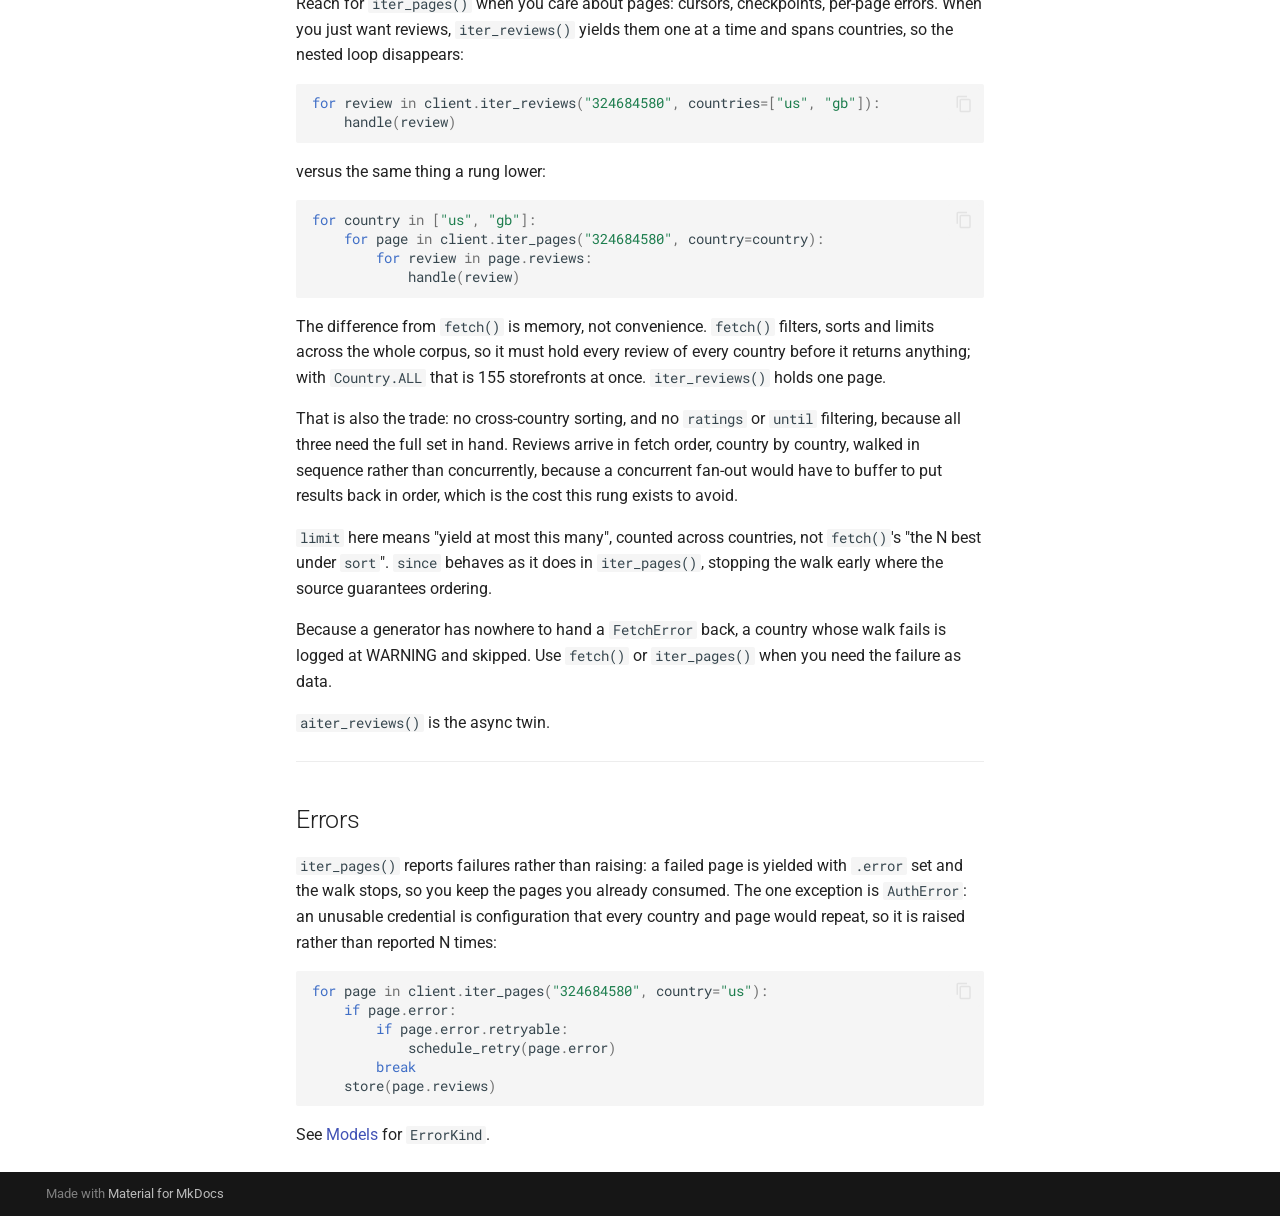
<file: guide/paging/index.html>
<!doctype html>
<html lang="en" class="no-js">
  <head>
    
      <meta charset="utf-8">
      <meta name="viewport" content="width=device-width,initial-scale=1">
      
        <meta name="description" content="Fetch app reviews from the Apple App Store and Google Play Store with Python">
      
      
      
        <link rel="canonical" href="https://firattamurcw.github.io/app-reviews/guide/paging/">
      
      
        <link rel="prev" href="../python-api/">
      
      
        <link rel="next" href="../async/">
      
      
        
      
      
      <link rel="icon" href="../../assets/images/favicon.png">
      <meta name="generator" content="mkdocs-1.6.1, mkdocs-material-9.7.6">
    
    
      
        <title>Paging and Cursors - App Reviews</title>
      
    
    
      <link rel="stylesheet" href="../../assets/stylesheets/main.484c7ddc.min.css">
      
        
        <link rel="stylesheet" href="../../assets/stylesheets/palette.ab4e12ef.min.css">
      
      


    
    
      
    
    
      
        
        
        <link rel="preconnect" href="https://fonts.gstatic.com" crossorigin>
        <link rel="stylesheet" href="https://fonts.googleapis.com/css?family=Roboto:300,300i,400,400i,700,700i%7CRoboto+Mono:400,400i,700,700i&display=fallback">
        <style>:root{--md-text-font:"Roboto";--md-code-font:"Roboto Mono"}</style>
      
    
    
    <script>__md_scope=new URL("../..",location),__md_hash=e=>[...e].reduce(((e,_)=>(e<<5)-e+_.charCodeAt(0)),0),__md_get=(e,_=localStorage,t=__md_scope)=>JSON.parse(_.getItem(t.pathname+"."+e)),__md_set=(e,_,t=localStorage,a=__md_scope)=>{try{t.setItem(a.pathname+"."+e,JSON.stringify(_))}catch(e){}}</script>
    
      

    
    
  </head>
  
  
    
    
      
    
    
    
    
    <body dir="ltr" data-md-color-scheme="default" data-md-color-primary="indigo" data-md-color-accent="indigo">
  
    
    <input class="md-toggle" data-md-toggle="drawer" type="checkbox" id="__drawer" autocomplete="off">
    <input class="md-toggle" data-md-toggle="search" type="checkbox" id="__search" autocomplete="off">
    <label class="md-overlay" for="__drawer"></label>
    <div data-md-component="skip">
      
        
        <a href="#paging-and-cursors" class="md-skip">
          Skip to content
        </a>
      
    </div>
    <div data-md-component="announce">
      
    </div>
    
    
      

  

<header class="md-header md-header--shadow" data-md-component="header">
  <nav class="md-header__inner md-grid" aria-label="Header">
    <a href="../.." title="App Reviews" class="md-header__button md-logo" aria-label="App Reviews" data-md-component="logo">
      
  
  <svg xmlns="http://www.w3.org/2000/svg" viewBox="0 0 24 24"><path d="M12 8a3 3 0 0 0 3-3 3 3 0 0 0-3-3 3 3 0 0 0-3 3 3 3 0 0 0 3 3m0 3.54C9.64 9.35 6.5 8 3 8v11c3.5 0 6.64 1.35 9 3.54 2.36-2.19 5.5-3.54 9-3.54V8c-3.5 0-6.64 1.35-9 3.54"/></svg>

    </a>
    <label class="md-header__button md-icon" for="__drawer">
      
      <svg xmlns="http://www.w3.org/2000/svg" viewBox="0 0 24 24"><path d="M3 6h18v2H3zm0 5h18v2H3zm0 5h18v2H3z"/></svg>
    </label>
    <div class="md-header__title" data-md-component="header-title">
      <div class="md-header__ellipsis">
        <div class="md-header__topic">
          <span class="md-ellipsis">
            App Reviews
          </span>
        </div>
        <div class="md-header__topic" data-md-component="header-topic">
          <span class="md-ellipsis">
            
              Paging and Cursors
            
          </span>
        </div>
      </div>
    </div>
    
      
        <form class="md-header__option" data-md-component="palette">
  
    
    
    
    <input class="md-option" data-md-color-media="" data-md-color-scheme="default" data-md-color-primary="indigo" data-md-color-accent="indigo"  aria-label="Switch to dark mode"  type="radio" name="__palette" id="__palette_0">
    
      <label class="md-header__button md-icon" title="Switch to dark mode" for="__palette_1" hidden>
        <svg xmlns="http://www.w3.org/2000/svg" viewBox="0 0 24 24"><path d="M12 8a4 4 0 0 0-4 4 4 4 0 0 0 4 4 4 4 0 0 0 4-4 4 4 0 0 0-4-4m0 10a6 6 0 0 1-6-6 6 6 0 0 1 6-6 6 6 0 0 1 6 6 6 6 0 0 1-6 6m8-9.31V4h-4.69L12 .69 8.69 4H4v4.69L.69 12 4 15.31V20h4.69L12 23.31 15.31 20H20v-4.69L23.31 12z"/></svg>
      </label>
    
  
    
    
    
    <input class="md-option" data-md-color-media="" data-md-color-scheme="slate" data-md-color-primary="indigo" data-md-color-accent="indigo"  aria-label="Switch to light mode"  type="radio" name="__palette" id="__palette_1">
    
      <label class="md-header__button md-icon" title="Switch to light mode" for="__palette_0" hidden>
        <svg xmlns="http://www.w3.org/2000/svg" viewBox="0 0 24 24"><path d="M12 18c-.89 0-1.74-.2-2.5-.55C11.56 16.5 13 14.42 13 12s-1.44-4.5-3.5-5.45C10.26 6.2 11.11 6 12 6a6 6 0 0 1 6 6 6 6 0 0 1-6 6m8-9.31V4h-4.69L12 .69 8.69 4H4v4.69L.69 12 4 15.31V20h4.69L12 23.31 15.31 20H20v-4.69L23.31 12z"/></svg>
      </label>
    
  
</form>
      
    
    
      <script>var palette=__md_get("__palette");if(palette&&palette.color){if("(prefers-color-scheme)"===palette.color.media){var media=matchMedia("(prefers-color-scheme: light)"),input=document.querySelector(media.matches?"[data-md-color-media='(prefers-color-scheme: light)']":"[data-md-color-media='(prefers-color-scheme: dark)']");palette.color.media=input.getAttribute("data-md-color-media"),palette.color.scheme=input.getAttribute("data-md-color-scheme"),palette.color.primary=input.getAttribute("data-md-color-primary"),palette.color.accent=input.getAttribute("data-md-color-accent")}for(var[key,value]of Object.entries(palette.color))document.body.setAttribute("data-md-color-"+key,value)}</script>
    
    
    
      
      
        <label class="md-header__button md-icon" for="__search">
          
          <svg xmlns="http://www.w3.org/2000/svg" viewBox="0 0 24 24"><path d="M9.5 3A6.5 6.5 0 0 1 16 9.5c0 1.61-.59 3.09-1.56 4.23l.27.27h.79l5 5-1.5 1.5-5-5v-.79l-.27-.27A6.52 6.52 0 0 1 9.5 16 6.5 6.5 0 0 1 3 9.5 6.5 6.5 0 0 1 9.5 3m0 2C7 5 5 7 5 9.5S7 14 9.5 14 14 12 14 9.5 12 5 9.5 5"/></svg>
        </label>
        <div class="md-search" data-md-component="search" role="dialog">
  <label class="md-search__overlay" for="__search"></label>
  <div class="md-search__inner" role="search">
    <form class="md-search__form" name="search">
      <input type="text" class="md-search__input" name="query" aria-label="Search" placeholder="Search" autocapitalize="off" autocorrect="off" autocomplete="off" spellcheck="false" data-md-component="search-query" required>
      <label class="md-search__icon md-icon" for="__search">
        
        <svg xmlns="http://www.w3.org/2000/svg" viewBox="0 0 24 24"><path d="M9.5 3A6.5 6.5 0 0 1 16 9.5c0 1.61-.59 3.09-1.56 4.23l.27.27h.79l5 5-1.5 1.5-5-5v-.79l-.27-.27A6.52 6.52 0 0 1 9.5 16 6.5 6.5 0 0 1 3 9.5 6.5 6.5 0 0 1 9.5 3m0 2C7 5 5 7 5 9.5S7 14 9.5 14 14 12 14 9.5 12 5 9.5 5"/></svg>
        
        <svg xmlns="http://www.w3.org/2000/svg" viewBox="0 0 24 24"><path d="M20 11v2H8l5.5 5.5-1.42 1.42L4.16 12l7.92-7.92L13.5 5.5 8 11z"/></svg>
      </label>
      <nav class="md-search__options" aria-label="Search">
        
        <button type="reset" class="md-search__icon md-icon" title="Clear" aria-label="Clear" tabindex="-1">
          
          <svg xmlns="http://www.w3.org/2000/svg" viewBox="0 0 24 24"><path d="M19 6.41 17.59 5 12 10.59 6.41 5 5 6.41 10.59 12 5 17.59 6.41 19 12 13.41 17.59 19 19 17.59 13.41 12z"/></svg>
        </button>
      </nav>
      
        <div class="md-search__suggest" data-md-component="search-suggest"></div>
      
    </form>
    <div class="md-search__output">
      <div class="md-search__scrollwrap" tabindex="0" data-md-scrollfix>
        <div class="md-search-result" data-md-component="search-result">
          <div class="md-search-result__meta">
            Initializing search
          </div>
          <ol class="md-search-result__list" role="presentation"></ol>
        </div>
      </div>
    </div>
  </div>
</div>
      
    
    
      <div class="md-header__source">
        <a href="https://github.com/firattamurcw/app-reviews" title="Go to repository" class="md-source" data-md-component="source">
  <div class="md-source__icon md-icon">
    
    <svg xmlns="http://www.w3.org/2000/svg" viewBox="0 0 448 512"><!--! Font Awesome Free 7.1.0 by @fontawesome - https://fontawesome.com License - https://fontawesome.com/license/free (Icons: CC BY 4.0, Fonts: SIL OFL 1.1, Code: MIT License) Copyright 2025 Fonticons, Inc.--><path d="M439.6 236.1 244 40.5c-5.4-5.5-12.8-8.5-20.4-8.5s-15 3-20.4 8.4L162.5 81l51.5 51.5c27.1-9.1 52.7 16.8 43.4 43.7l49.7 49.7c34.2-11.8 61.2 31 35.5 56.7-26.5 26.5-70.2-2.9-56-37.3L240.3 199v121.9c25.3 12.5 22.3 41.8 9.1 55-6.4 6.4-15.2 10.1-24.3 10.1s-17.8-3.6-24.3-10.1c-17.6-17.6-11.1-46.9 11.2-56v-123c-20.8-8.5-24.6-30.7-18.6-45L142.6 101 8.5 235.1C3 240.6 0 247.9 0 255.5s3 15 8.5 20.4l195.6 195.7c5.4 5.4 12.7 8.4 20.4 8.4s15-3 20.4-8.4l194.7-194.7c5.4-5.4 8.4-12.8 8.4-20.4s-3-15-8.4-20.4"/></svg>
  </div>
  <div class="md-source__repository">
    firattamurcw/app-reviews
  </div>
</a>
      </div>
    
  </nav>
  
</header>
    
    <div class="md-container" data-md-component="container">
      
      
        
          
        
      
      <main class="md-main" data-md-component="main">
        <div class="md-main__inner md-grid">
          
            
              
              <div class="md-sidebar md-sidebar--primary" data-md-component="sidebar" data-md-type="navigation" >
                <div class="md-sidebar__scrollwrap">
                  <div class="md-sidebar__inner">
                    



<nav class="md-nav md-nav--primary" aria-label="Navigation" data-md-level="0">
  <label class="md-nav__title" for="__drawer">
    <a href="../.." title="App Reviews" class="md-nav__button md-logo" aria-label="App Reviews" data-md-component="logo">
      
  
  <svg xmlns="http://www.w3.org/2000/svg" viewBox="0 0 24 24"><path d="M12 8a3 3 0 0 0 3-3 3 3 0 0 0-3-3 3 3 0 0 0-3 3 3 3 0 0 0 3 3m0 3.54C9.64 9.35 6.5 8 3 8v11c3.5 0 6.64 1.35 9 3.54 2.36-2.19 5.5-3.54 9-3.54V8c-3.5 0-6.64 1.35-9 3.54"/></svg>

    </a>
    App Reviews
  </label>
  
    <div class="md-nav__source">
      <a href="https://github.com/firattamurcw/app-reviews" title="Go to repository" class="md-source" data-md-component="source">
  <div class="md-source__icon md-icon">
    
    <svg xmlns="http://www.w3.org/2000/svg" viewBox="0 0 448 512"><!--! Font Awesome Free 7.1.0 by @fontawesome - https://fontawesome.com License - https://fontawesome.com/license/free (Icons: CC BY 4.0, Fonts: SIL OFL 1.1, Code: MIT License) Copyright 2025 Fonticons, Inc.--><path d="M439.6 236.1 244 40.5c-5.4-5.5-12.8-8.5-20.4-8.5s-15 3-20.4 8.4L162.5 81l51.5 51.5c27.1-9.1 52.7 16.8 43.4 43.7l49.7 49.7c34.2-11.8 61.2 31 35.5 56.7-26.5 26.5-70.2-2.9-56-37.3L240.3 199v121.9c25.3 12.5 22.3 41.8 9.1 55-6.4 6.4-15.2 10.1-24.3 10.1s-17.8-3.6-24.3-10.1c-17.6-17.6-11.1-46.9 11.2-56v-123c-20.8-8.5-24.6-30.7-18.6-45L142.6 101 8.5 235.1C3 240.6 0 247.9 0 255.5s3 15 8.5 20.4l195.6 195.7c5.4 5.4 12.7 8.4 20.4 8.4s15-3 20.4-8.4l194.7-194.7c5.4-5.4 8.4-12.8 8.4-20.4s-3-15-8.4-20.4"/></svg>
  </div>
  <div class="md-source__repository">
    firattamurcw/app-reviews
  </div>
</a>
    </div>
  
  <ul class="md-nav__list" data-md-scrollfix>
    
      
      
  
  
  
  
    <li class="md-nav__item">
      <a href="../.." class="md-nav__link">
        
  
  
  <span class="md-ellipsis">
    
  
    Home
  

    
  </span>
  
  

      </a>
    </li>
  

    
      
      
  
  
  
  
    
    
    
    
      
        
        
      
    
    
    <li class="md-nav__item md-nav__item--section md-nav__item--nested">
      
        
        
          
        
        <input class="md-nav__toggle md-toggle md-toggle--indeterminate" type="checkbox" id="__nav_2" >
        
          
          <label class="md-nav__link" for="__nav_2" id="__nav_2_label" tabindex="">
            
  
  
  <span class="md-ellipsis">
    
  
    Getting Started
  

    
  </span>
  
  

            <span class="md-nav__icon md-icon"></span>
          </label>
        
        <nav class="md-nav" data-md-level="1" aria-labelledby="__nav_2_label" aria-expanded="false">
          <label class="md-nav__title" for="__nav_2">
            <span class="md-nav__icon md-icon"></span>
            
  
    Getting Started
  

          </label>
          <ul class="md-nav__list" data-md-scrollfix>
            
              
                
  
  
  
  
    <li class="md-nav__item">
      <a href="../../getting-started/installation/" class="md-nav__link">
        
  
  
  <span class="md-ellipsis">
    
  
    Installation
  

    
  </span>
  
  

      </a>
    </li>
  

              
            
              
                
  
  
  
  
    <li class="md-nav__item">
      <a href="../../getting-started/quickstart/" class="md-nav__link">
        
  
  
  <span class="md-ellipsis">
    
  
    Quick Start
  

    
  </span>
  
  

      </a>
    </li>
  

              
            
          </ul>
        </nav>
      
    </li>
  

    
      
      
  
  
    
  
  
  
    
    
    
    
      
        
        
      
    
    
    <li class="md-nav__item md-nav__item--active md-nav__item--section md-nav__item--nested">
      
        
        
        <input class="md-nav__toggle md-toggle " type="checkbox" id="__nav_3" checked>
        
          
          <label class="md-nav__link" for="__nav_3" id="__nav_3_label" tabindex="">
            
  
  
  <span class="md-ellipsis">
    
  
    Guide
  

    
  </span>
  
  

            <span class="md-nav__icon md-icon"></span>
          </label>
        
        <nav class="md-nav" data-md-level="1" aria-labelledby="__nav_3_label" aria-expanded="true">
          <label class="md-nav__title" for="__nav_3">
            <span class="md-nav__icon md-icon"></span>
            
  
    Guide
  

          </label>
          <ul class="md-nav__list" data-md-scrollfix>
            
              
                
  
  
  
  
    <li class="md-nav__item">
      <a href="../python-api/" class="md-nav__link">
        
  
  
  <span class="md-ellipsis">
    
  
    Python API
  

    
  </span>
  
  

      </a>
    </li>
  

              
            
              
                
  
  
    
  
  
  
    <li class="md-nav__item md-nav__item--active">
      
      <input class="md-nav__toggle md-toggle" type="checkbox" id="__toc">
      
      
        
      
      
        <label class="md-nav__link md-nav__link--active" for="__toc">
          
  
  
  <span class="md-ellipsis">
    
  
    Paging and Cursors
  

    
  </span>
  
  

          <span class="md-nav__icon md-icon"></span>
        </label>
      
      <a href="./" class="md-nav__link md-nav__link--active">
        
  
  
  <span class="md-ellipsis">
    
  
    Paging and Cursors
  

    
  </span>
  
  

      </a>
      
        

<nav class="md-nav md-nav--secondary" aria-label="Table of contents">
  
  
  
    
  
  
    <label class="md-nav__title" for="__toc">
      <span class="md-nav__icon md-icon"></span>
      Table of contents
    </label>
    <ul class="md-nav__list" data-md-component="toc" data-md-scrollfix>
      
        <li class="md-nav__item">
  <a href="#one-page-at-a-time" class="md-nav__link">
    <span class="md-ellipsis">
      
        One page at a time
      
    </span>
  </a>
  
</li>
      
        <li class="md-nav__item">
  <a href="#iterating-one-country" class="md-nav__link">
    <span class="md-ellipsis">
      
        Iterating one country
      
    </span>
  </a>
  
</li>
      
        <li class="md-nav__item">
  <a href="#streaming-reviews" class="md-nav__link">
    <span class="md-ellipsis">
      
        Streaming reviews
      
    </span>
  </a>
  
</li>
      
        <li class="md-nav__item">
  <a href="#errors" class="md-nav__link">
    <span class="md-ellipsis">
      
        Errors
      
    </span>
  </a>
  
</li>
      
    </ul>
  
</nav>
      
    </li>
  

              
            
              
                
  
  
  
  
    <li class="md-nav__item">
      <a href="../async/" class="md-nav__link">
        
  
  
  <span class="md-ellipsis">
    
  
    Async
  

    
  </span>
  
  

      </a>
    </li>
  

              
            
              
                
  
  
  
  
    <li class="md-nav__item">
      <a href="../authentication/" class="md-nav__link">
        
  
  
  <span class="md-ellipsis">
    
  
    Authentication
  

    
  </span>
  
  

      </a>
    </li>
  

              
            
          </ul>
        </nav>
      
    </li>
  

    
      
      
  
  
  
  
    
    
    
    
      
        
        
      
    
    
    <li class="md-nav__item md-nav__item--section md-nav__item--nested">
      
        
        
          
        
        <input class="md-nav__toggle md-toggle md-toggle--indeterminate" type="checkbox" id="__nav_4" >
        
          
          <label class="md-nav__link" for="__nav_4" id="__nav_4_label" tabindex="">
            
  
  
  <span class="md-ellipsis">
    
  
    Reference
  

    
  </span>
  
  

            <span class="md-nav__icon md-icon"></span>
          </label>
        
        <nav class="md-nav" data-md-level="1" aria-labelledby="__nav_4_label" aria-expanded="false">
          <label class="md-nav__title" for="__nav_4">
            <span class="md-nav__icon md-icon"></span>
            
  
    Reference
  

          </label>
          <ul class="md-nav__list" data-md-scrollfix>
            
              
                
  
  
  
  
    <li class="md-nav__item">
      <a href="../../reference/models/" class="md-nav__link">
        
  
  
  <span class="md-ellipsis">
    
  
    Models
  

    
  </span>
  
  

      </a>
    </li>
  

              
            
              
                
  
  
  
  
    <li class="md-nav__item">
      <a href="../../reference/capabilities/" class="md-nav__link">
        
  
  
  <span class="md-ellipsis">
    
  
    Source Capabilities
  

    
  </span>
  
  

      </a>
    </li>
  

              
            
              
                
  
  
  
  
    <li class="md-nav__item">
      <a href="../../reference/how-it-works/" class="md-nav__link">
        
  
  
  <span class="md-ellipsis">
    
  
    How It Works
  

    
  </span>
  
  

      </a>
    </li>
  

              
            
          </ul>
        </nav>
      
    </li>
  

    
  </ul>
</nav>
                  </div>
                </div>
              </div>
            
            
              
              <div class="md-sidebar md-sidebar--secondary" data-md-component="sidebar" data-md-type="toc" >
                <div class="md-sidebar__scrollwrap">
                  <div class="md-sidebar__inner">
                    

<nav class="md-nav md-nav--secondary" aria-label="Table of contents">
  
  
  
    
  
  
    <label class="md-nav__title" for="__toc">
      <span class="md-nav__icon md-icon"></span>
      Table of contents
    </label>
    <ul class="md-nav__list" data-md-component="toc" data-md-scrollfix>
      
        <li class="md-nav__item">
  <a href="#one-page-at-a-time" class="md-nav__link">
    <span class="md-ellipsis">
      
        One page at a time
      
    </span>
  </a>
  
</li>
      
        <li class="md-nav__item">
  <a href="#iterating-one-country" class="md-nav__link">
    <span class="md-ellipsis">
      
        Iterating one country
      
    </span>
  </a>
  
</li>
      
        <li class="md-nav__item">
  <a href="#streaming-reviews" class="md-nav__link">
    <span class="md-ellipsis">
      
        Streaming reviews
      
    </span>
  </a>
  
</li>
      
        <li class="md-nav__item">
  <a href="#errors" class="md-nav__link">
    <span class="md-ellipsis">
      
        Errors
      
    </span>
  </a>
  
</li>
      
    </ul>
  
</nav>
                  </div>
                </div>
              </div>
            
          
          
            <div class="md-content" data-md-component="content">
              
              <article class="md-content__inner md-typeset">
                
                  


  
  


<h1 id="paging-and-cursors">Paging and cursors</h1>
<p><code>fetch()</code> walks every page for you. When you need to own the loop (to
checkpoint progress, to resume in another process, or to rate-limit yourself),
use the lower rungs.</p>
<p>If you only want the reviews and not the pages, skip to
<a href="#streaming-reviews">Streaming reviews</a>: <code>iter_reviews()</code> is the rung between
<code>iter_pages()</code> and <code>fetch()</code>, and it is what most streaming code wants.</p>
<hr />
<h2 id="one-page-at-a-time">One page at a time</h2>
<p><code>fetch_page()</code> makes exactly one request and hands back the cursor:</p>
<div class="highlight"><pre><span></span><code><a id="__codelineno-0-1" name="__codelineno-0-1" href="#__codelineno-0-1"></a><span class="kn">from</span><span class="w"> </span><span class="nn">app_reviews</span><span class="w"> </span><span class="kn">import</span> <span class="n">AppStoreReviews</span>
<a id="__codelineno-0-2" name="__codelineno-0-2" href="#__codelineno-0-2"></a>
<a id="__codelineno-0-3" name="__codelineno-0-3" href="#__codelineno-0-3"></a><span class="n">client</span> <span class="o">=</span> <span class="n">AppStoreReviews</span><span class="p">()</span>
<a id="__codelineno-0-4" name="__codelineno-0-4" href="#__codelineno-0-4"></a><span class="n">page</span> <span class="o">=</span> <span class="n">client</span><span class="o">.</span><span class="n">fetch_page</span><span class="p">(</span><span class="s2">&quot;324684580&quot;</span><span class="p">,</span> <span class="n">country</span><span class="o">=</span><span class="s2">&quot;us&quot;</span><span class="p">)</span>
<a id="__codelineno-0-5" name="__codelineno-0-5" href="#__codelineno-0-5"></a>
<a id="__codelineno-0-6" name="__codelineno-0-6" href="#__codelineno-0-6"></a><span class="nb">print</span><span class="p">(</span><span class="nb">len</span><span class="p">(</span><span class="n">page</span><span class="o">.</span><span class="n">reviews</span><span class="p">),</span> <span class="n">page</span><span class="o">.</span><span class="n">next_cursor</span><span class="p">)</span>
</code></pre></div>
<p><code>next_cursor</code> is opaque and provider-specific: a page number for the RSS
feed, a URL for App Store Connect, a token for Google Play. Persist it
verbatim and pass it back to resume:</p>
<div class="highlight"><pre><span></span><code><a id="__codelineno-1-1" name="__codelineno-1-1" href="#__codelineno-1-1"></a><span class="n">page</span> <span class="o">=</span> <span class="n">client</span><span class="o">.</span><span class="n">fetch_page</span><span class="p">(</span><span class="s2">&quot;324684580&quot;</span><span class="p">,</span> <span class="n">country</span><span class="o">=</span><span class="s2">&quot;us&quot;</span><span class="p">,</span> <span class="n">cursor</span><span class="o">=</span><span class="n">saved_cursor</span><span class="p">)</span>
</code></pre></div>
<p><code>next_cursor is None</code> means there are no more pages.</p>
<hr />
<h2 id="iterating-one-country">Iterating one country</h2>
<p><code>iter_pages()</code> drives the loop and owns the <code>since</code> early stop:</p>
<div class="highlight"><pre><span></span><code><a id="__codelineno-2-1" name="__codelineno-2-1" href="#__codelineno-2-1"></a><span class="kn">from</span><span class="w"> </span><span class="nn">datetime</span><span class="w"> </span><span class="kn">import</span> <span class="n">datetime</span><span class="p">,</span> <span class="n">timedelta</span><span class="p">,</span> <span class="n">UTC</span>
<a id="__codelineno-2-2" name="__codelineno-2-2" href="#__codelineno-2-2"></a>
<a id="__codelineno-2-3" name="__codelineno-2-3" href="#__codelineno-2-3"></a><span class="n">since</span> <span class="o">=</span> <span class="n">datetime</span><span class="o">.</span><span class="n">now</span><span class="p">(</span><span class="n">UTC</span><span class="p">)</span> <span class="o">-</span> <span class="n">timedelta</span><span class="p">(</span><span class="n">days</span><span class="o">=</span><span class="mi">2</span><span class="p">)</span>
<a id="__codelineno-2-4" name="__codelineno-2-4" href="#__codelineno-2-4"></a>
<a id="__codelineno-2-5" name="__codelineno-2-5" href="#__codelineno-2-5"></a><span class="k">for</span> <span class="n">page</span> <span class="ow">in</span> <span class="n">client</span><span class="o">.</span><span class="n">iter_pages</span><span class="p">(</span><span class="s2">&quot;324684580&quot;</span><span class="p">,</span> <span class="n">country</span><span class="o">=</span><span class="s2">&quot;us&quot;</span><span class="p">,</span> <span class="n">since</span><span class="o">=</span><span class="n">since</span><span class="p">):</span>
<a id="__codelineno-2-6" name="__codelineno-2-6" href="#__codelineno-2-6"></a>    <span class="n">store</span><span class="p">(</span><span class="n">page</span><span class="o">.</span><span class="n">reviews</span><span class="p">)</span>
<a id="__codelineno-2-7" name="__codelineno-2-7" href="#__codelineno-2-7"></a>    <span class="n">checkpoint</span><span class="p">(</span><span class="n">page</span><span class="o">.</span><span class="n">next_cursor</span><span class="p">)</span>
</code></pre></div>
<p>The last page yielded carries <code>stopped_because</code>: <code>"exhausted"</code>, <code>"limit"</code>,
<code>"since"</code>, <code>"cycle"</code>, <code>"stalled"</code>, <code>"max_pages"</code> or <code>"error"</code>. Every earlier page
has <code>stopped_because is None</code>. See
<a href="../../reference/models/#stopreason">Models</a> for what each value means and
<a href="../../reference/capabilities/">Source capabilities</a> for which sources honor
<code>since</code>.</p>
<p><code>iter_pages()</code> also accepts <code>limit</code>, which bounds <em>this walk</em>: it stops once
<code>limit</code> reviews have been yielded across pages.</p>
<div class="highlight"><pre><span></span><code><a id="__codelineno-3-1" name="__codelineno-3-1" href="#__codelineno-3-1"></a><span class="k">for</span> <span class="n">page</span> <span class="ow">in</span> <span class="n">client</span><span class="o">.</span><span class="n">iter_pages</span><span class="p">(</span><span class="s2">&quot;324684580&quot;</span><span class="p">,</span> <span class="n">country</span><span class="o">=</span><span class="s2">&quot;us&quot;</span><span class="p">,</span> <span class="n">limit</span><span class="o">=</span><span class="mi">100</span><span class="p">):</span>
<a id="__codelineno-3-2" name="__codelineno-3-2" href="#__codelineno-3-2"></a>    <span class="n">store</span><span class="p">(</span><span class="n">page</span><span class="o">.</span><span class="n">reviews</span><span class="p">)</span>
</code></pre></div>
<p><code>fetch()</code> does not always apply the same bound for the same <code>limit</code>. It
drives the identical page walk internally, but decides for itself whether
stopping at <code>limit</code> unfiltered reviews is safe, and exhausts pagination
instead when it is not: with a non-newest <code>sort</code>, on a source that does not
guarantee newest-first ordering, or when a <code>ratings</code>/<code>until</code> filter is also
requested, since none of those let it know in advance which of the first
<code>limit</code> reviews fetched will be the ones the caller actually wants. See
<a href="../../reference/capabilities/">Source capabilities</a> for which sources
guarantee newest-first ordering.</p>
<hr />
<h2 id="streaming-reviews">Streaming reviews</h2>
<p>Reach for <code>iter_pages()</code> when you care about pages: cursors, checkpoints,
per-page errors. When you just want reviews, <code>iter_reviews()</code> yields them one at
a time and spans countries, so the nested loop disappears:</p>
<div class="highlight"><pre><span></span><code><a id="__codelineno-4-1" name="__codelineno-4-1" href="#__codelineno-4-1"></a><span class="k">for</span> <span class="n">review</span> <span class="ow">in</span> <span class="n">client</span><span class="o">.</span><span class="n">iter_reviews</span><span class="p">(</span><span class="s2">&quot;324684580&quot;</span><span class="p">,</span> <span class="n">countries</span><span class="o">=</span><span class="p">[</span><span class="s2">&quot;us&quot;</span><span class="p">,</span> <span class="s2">&quot;gb&quot;</span><span class="p">]):</span>
<a id="__codelineno-4-2" name="__codelineno-4-2" href="#__codelineno-4-2"></a>    <span class="n">handle</span><span class="p">(</span><span class="n">review</span><span class="p">)</span>
</code></pre></div>
<p>versus the same thing a rung lower:</p>
<div class="highlight"><pre><span></span><code><a id="__codelineno-5-1" name="__codelineno-5-1" href="#__codelineno-5-1"></a><span class="k">for</span> <span class="n">country</span> <span class="ow">in</span> <span class="p">[</span><span class="s2">&quot;us&quot;</span><span class="p">,</span> <span class="s2">&quot;gb&quot;</span><span class="p">]:</span>
<a id="__codelineno-5-2" name="__codelineno-5-2" href="#__codelineno-5-2"></a>    <span class="k">for</span> <span class="n">page</span> <span class="ow">in</span> <span class="n">client</span><span class="o">.</span><span class="n">iter_pages</span><span class="p">(</span><span class="s2">&quot;324684580&quot;</span><span class="p">,</span> <span class="n">country</span><span class="o">=</span><span class="n">country</span><span class="p">):</span>
<a id="__codelineno-5-3" name="__codelineno-5-3" href="#__codelineno-5-3"></a>        <span class="k">for</span> <span class="n">review</span> <span class="ow">in</span> <span class="n">page</span><span class="o">.</span><span class="n">reviews</span><span class="p">:</span>
<a id="__codelineno-5-4" name="__codelineno-5-4" href="#__codelineno-5-4"></a>            <span class="n">handle</span><span class="p">(</span><span class="n">review</span><span class="p">)</span>
</code></pre></div>
<p>The difference from <code>fetch()</code> is memory, not convenience. <code>fetch()</code> filters,
sorts and limits across the whole corpus, so it must hold every review of every
country before it returns anything; with <code>Country.ALL</code> that is 155
storefronts at once. <code>iter_reviews()</code> holds one page.</p>
<p>That is also the trade: no cross-country sorting, and no <code>ratings</code> or <code>until</code>
filtering, because all three need the full set in hand. Reviews arrive in fetch
order, country by country, walked in sequence rather than concurrently, because a
concurrent fan-out would have to buffer to put results back in order, which is
the cost this rung exists to avoid.</p>
<p><code>limit</code> here means "yield at most this many", counted across countries, not
<code>fetch()</code>'s "the N best under <code>sort</code>". <code>since</code> behaves as it does in
<code>iter_pages()</code>, stopping the walk early where the source guarantees ordering.</p>
<p>Because a generator has nowhere to hand a <code>FetchError</code> back, a country whose
walk fails is logged at WARNING and skipped. Use <code>fetch()</code> or <code>iter_pages()</code>
when you need the failure as data.</p>
<p><code>aiter_reviews()</code> is the async twin.</p>
<hr />
<h2 id="errors">Errors</h2>
<p><code>iter_pages()</code> reports failures rather than raising: a failed page is yielded
with <code>.error</code> set and the walk stops, so you keep the pages you already
consumed. The one exception is <code>AuthError</code>: an unusable credential is
configuration that every country and page would repeat, so it is raised rather
than reported N times:</p>
<div class="highlight"><pre><span></span><code><a id="__codelineno-6-1" name="__codelineno-6-1" href="#__codelineno-6-1"></a><span class="k">for</span> <span class="n">page</span> <span class="ow">in</span> <span class="n">client</span><span class="o">.</span><span class="n">iter_pages</span><span class="p">(</span><span class="s2">&quot;324684580&quot;</span><span class="p">,</span> <span class="n">country</span><span class="o">=</span><span class="s2">&quot;us&quot;</span><span class="p">):</span>
<a id="__codelineno-6-2" name="__codelineno-6-2" href="#__codelineno-6-2"></a>    <span class="k">if</span> <span class="n">page</span><span class="o">.</span><span class="n">error</span><span class="p">:</span>
<a id="__codelineno-6-3" name="__codelineno-6-3" href="#__codelineno-6-3"></a>        <span class="k">if</span> <span class="n">page</span><span class="o">.</span><span class="n">error</span><span class="o">.</span><span class="n">retryable</span><span class="p">:</span>
<a id="__codelineno-6-4" name="__codelineno-6-4" href="#__codelineno-6-4"></a>            <span class="n">schedule_retry</span><span class="p">(</span><span class="n">page</span><span class="o">.</span><span class="n">error</span><span class="p">)</span>
<a id="__codelineno-6-5" name="__codelineno-6-5" href="#__codelineno-6-5"></a>        <span class="k">break</span>
<a id="__codelineno-6-6" name="__codelineno-6-6" href="#__codelineno-6-6"></a>    <span class="n">store</span><span class="p">(</span><span class="n">page</span><span class="o">.</span><span class="n">reviews</span><span class="p">)</span>
</code></pre></div>
<p>See <a href="../../reference/models/#fetcherror">Models</a> for <code>ErrorKind</code>.</p>












                
              </article>
            </div>
          
          
  <script>var tabs=__md_get("__tabs");if(Array.isArray(tabs))e:for(var set of document.querySelectorAll(".tabbed-set")){var labels=set.querySelector(".tabbed-labels");for(var tab of tabs)for(var label of labels.getElementsByTagName("label"))if(label.innerText.trim()===tab){var input=document.getElementById(label.htmlFor);input.checked=!0;continue e}}</script>

<script>var target=document.getElementById(location.hash.slice(1));target&&target.name&&(target.checked=target.name.startsWith("__tabbed_"))</script>
        </div>
        
          <button type="button" class="md-top md-icon" data-md-component="top" hidden>
  
  <svg xmlns="http://www.w3.org/2000/svg" viewBox="0 0 24 24"><path d="M13 20h-2V8l-5.5 5.5-1.42-1.42L12 4.16l7.92 7.92-1.42 1.42L13 8z"/></svg>
  Back to top
</button>
        
      </main>
      
        <footer class="md-footer">
  
  <div class="md-footer-meta md-typeset">
    <div class="md-footer-meta__inner md-grid">
      <div class="md-copyright">
  
  
    Made with
    <a href="https://squidfunk.github.io/mkdocs-material/" target="_blank" rel="noopener">
      Material for MkDocs
    </a>
  
</div>
      
    </div>
  </div>
</footer>
      
    </div>
    <div class="md-dialog" data-md-component="dialog">
      <div class="md-dialog__inner md-typeset"></div>
    </div>
    
    
    
      
      
      <script id="__config" type="application/json">{"annotate": null, "base": "../..", "features": ["navigation.sections", "navigation.expand", "navigation.top", "search.suggest", "search.highlight", "content.code.copy", "content.tabs.link"], "search": "../../assets/javascripts/workers/search.2c215733.min.js", "tags": null, "translations": {"clipboard.copied": "Copied to clipboard", "clipboard.copy": "Copy to clipboard", "search.result.more.one": "1 more on this page", "search.result.more.other": "# more on this page", "search.result.none": "No matching documents", "search.result.one": "1 matching document", "search.result.other": "# matching documents", "search.result.placeholder": "Type to start searching", "search.result.term.missing": "Missing", "select.version": "Select version"}, "version": null}</script>
    
    
      <script src="../../assets/javascripts/bundle.79ae519e.min.js"></script>
      
    
  </body>
</html>
</file>
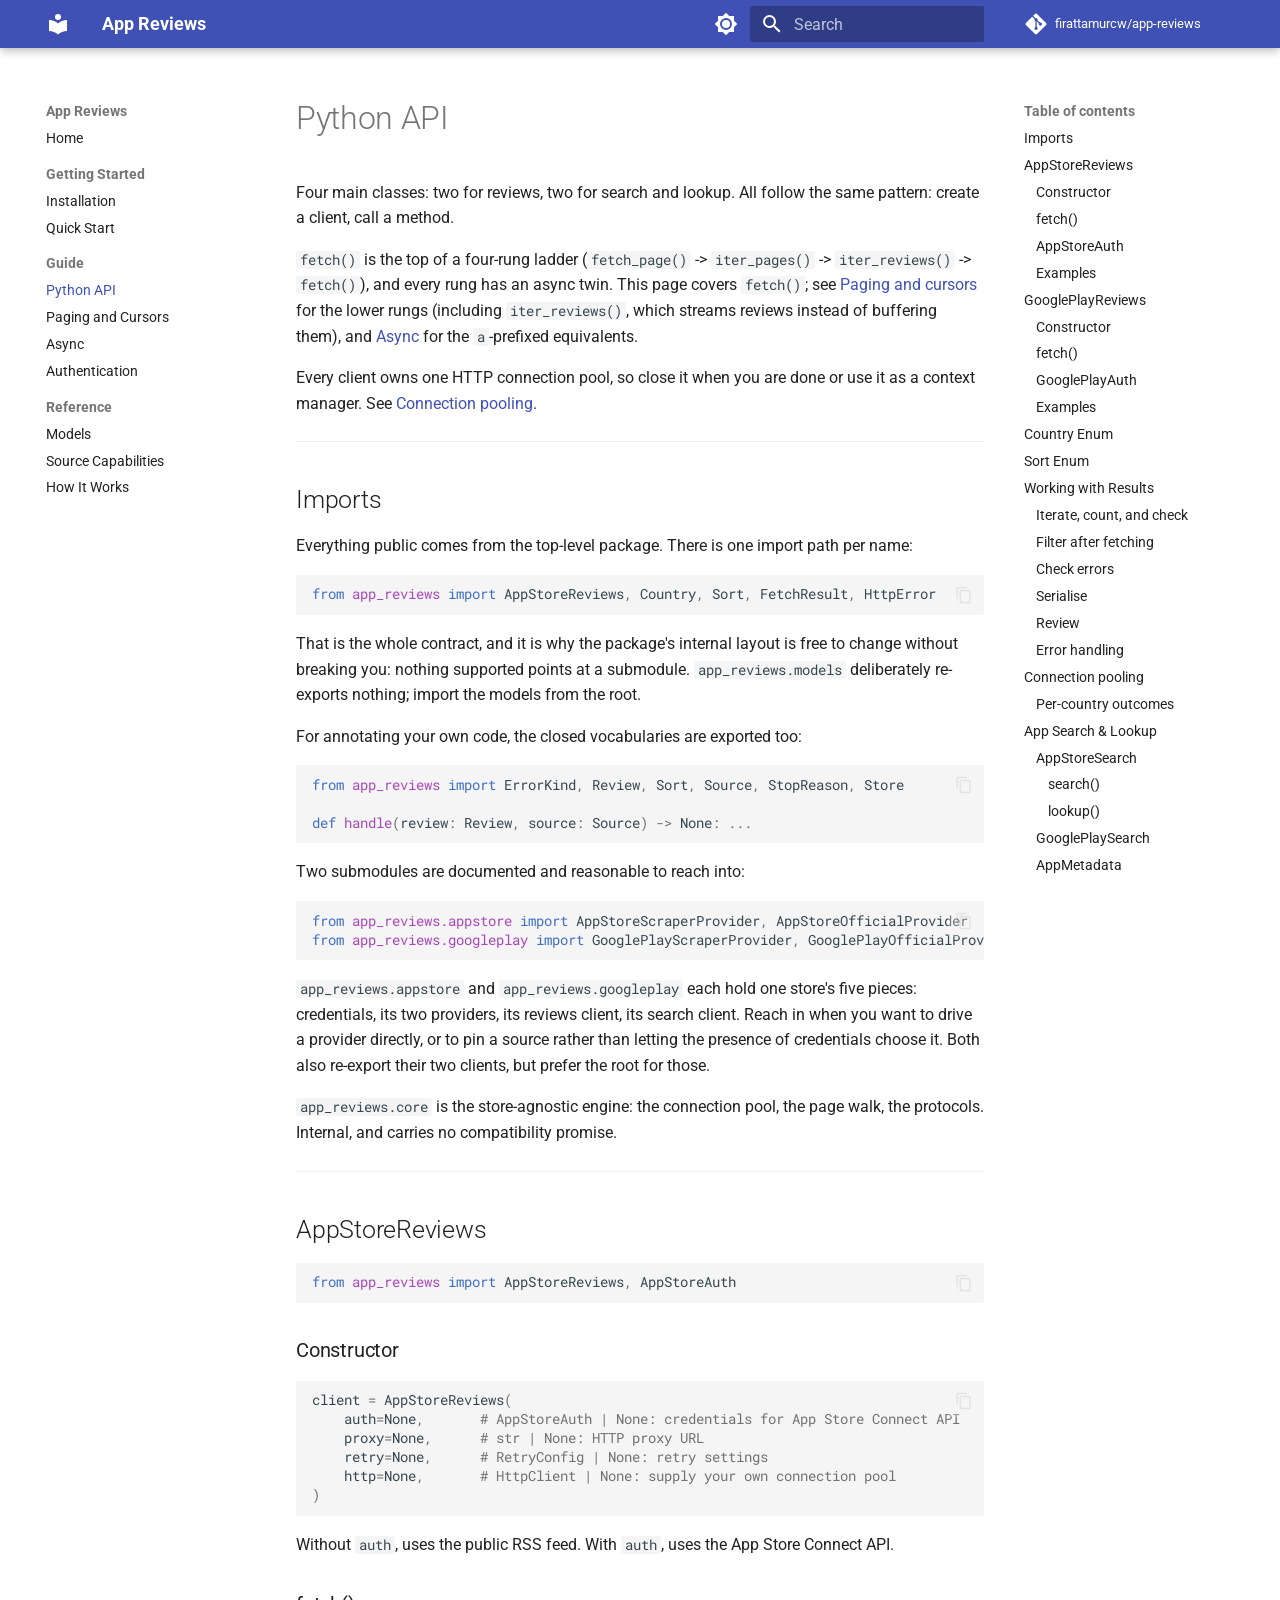
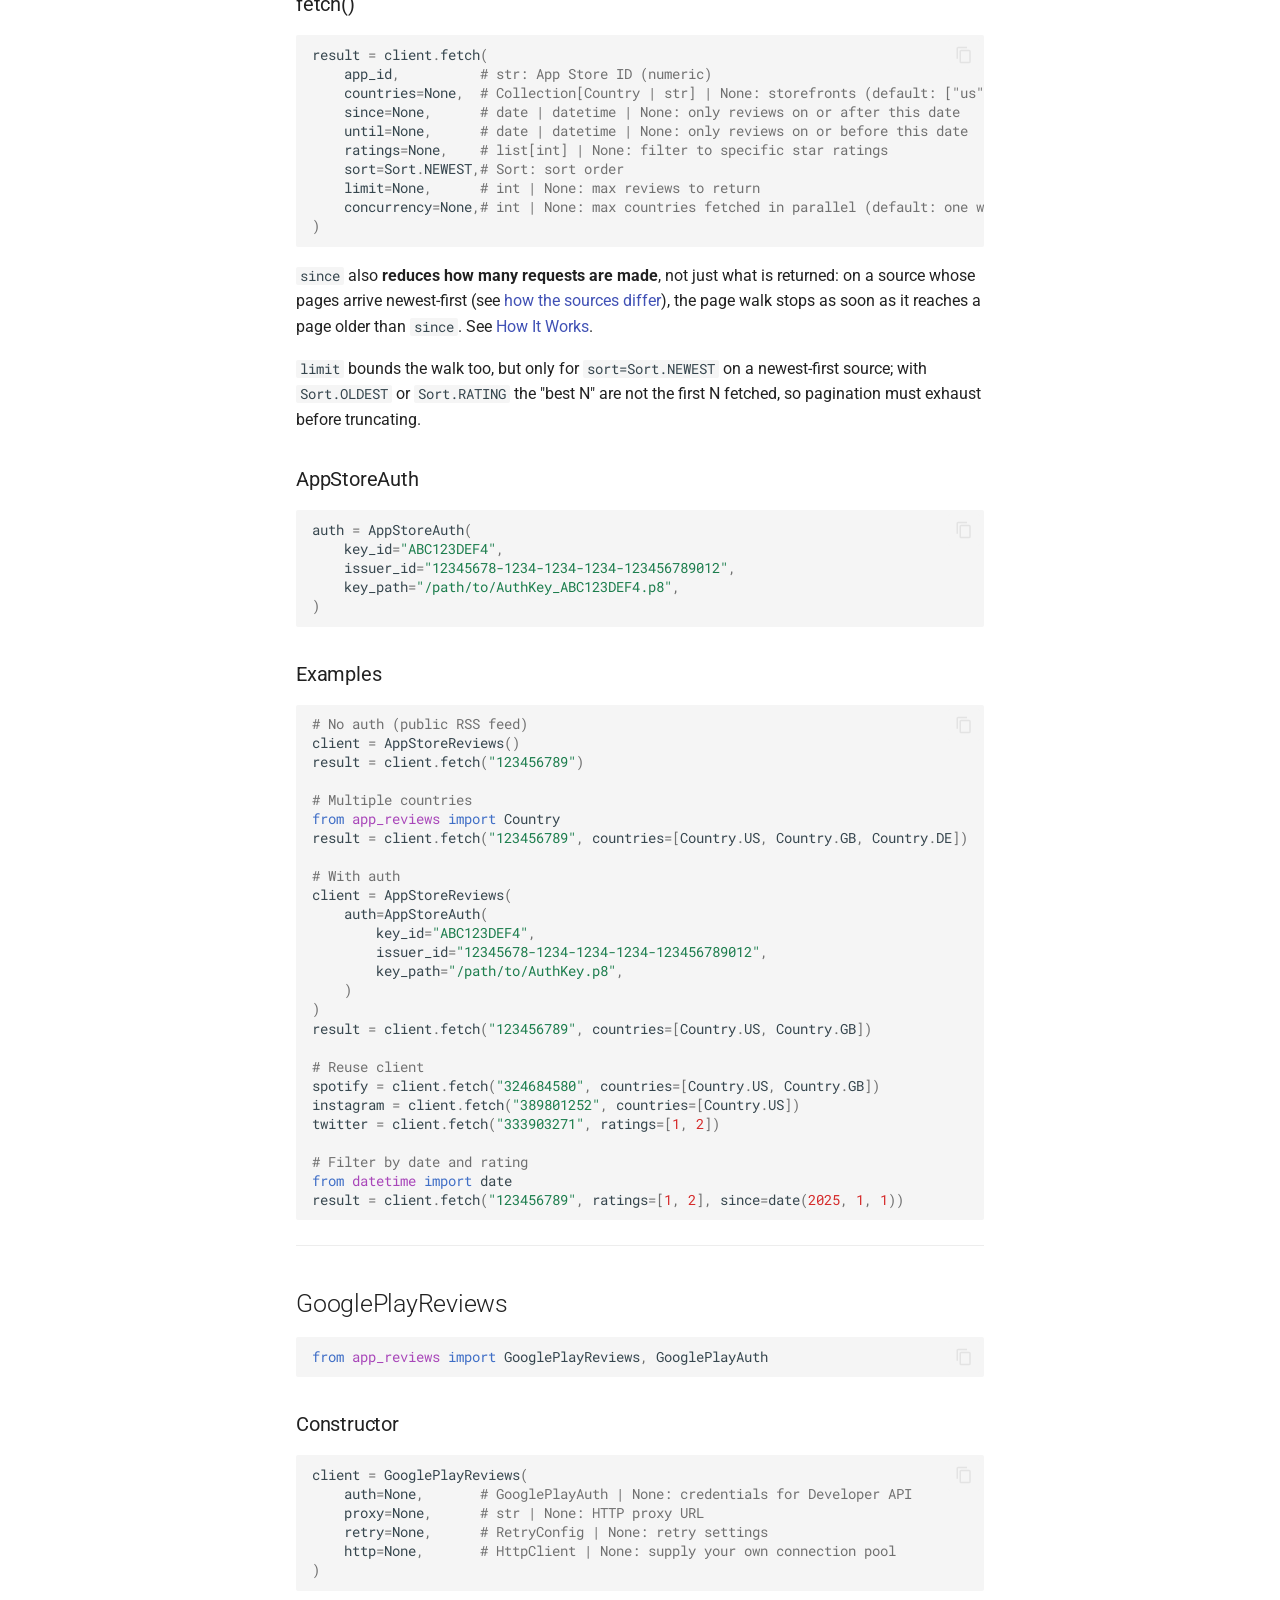
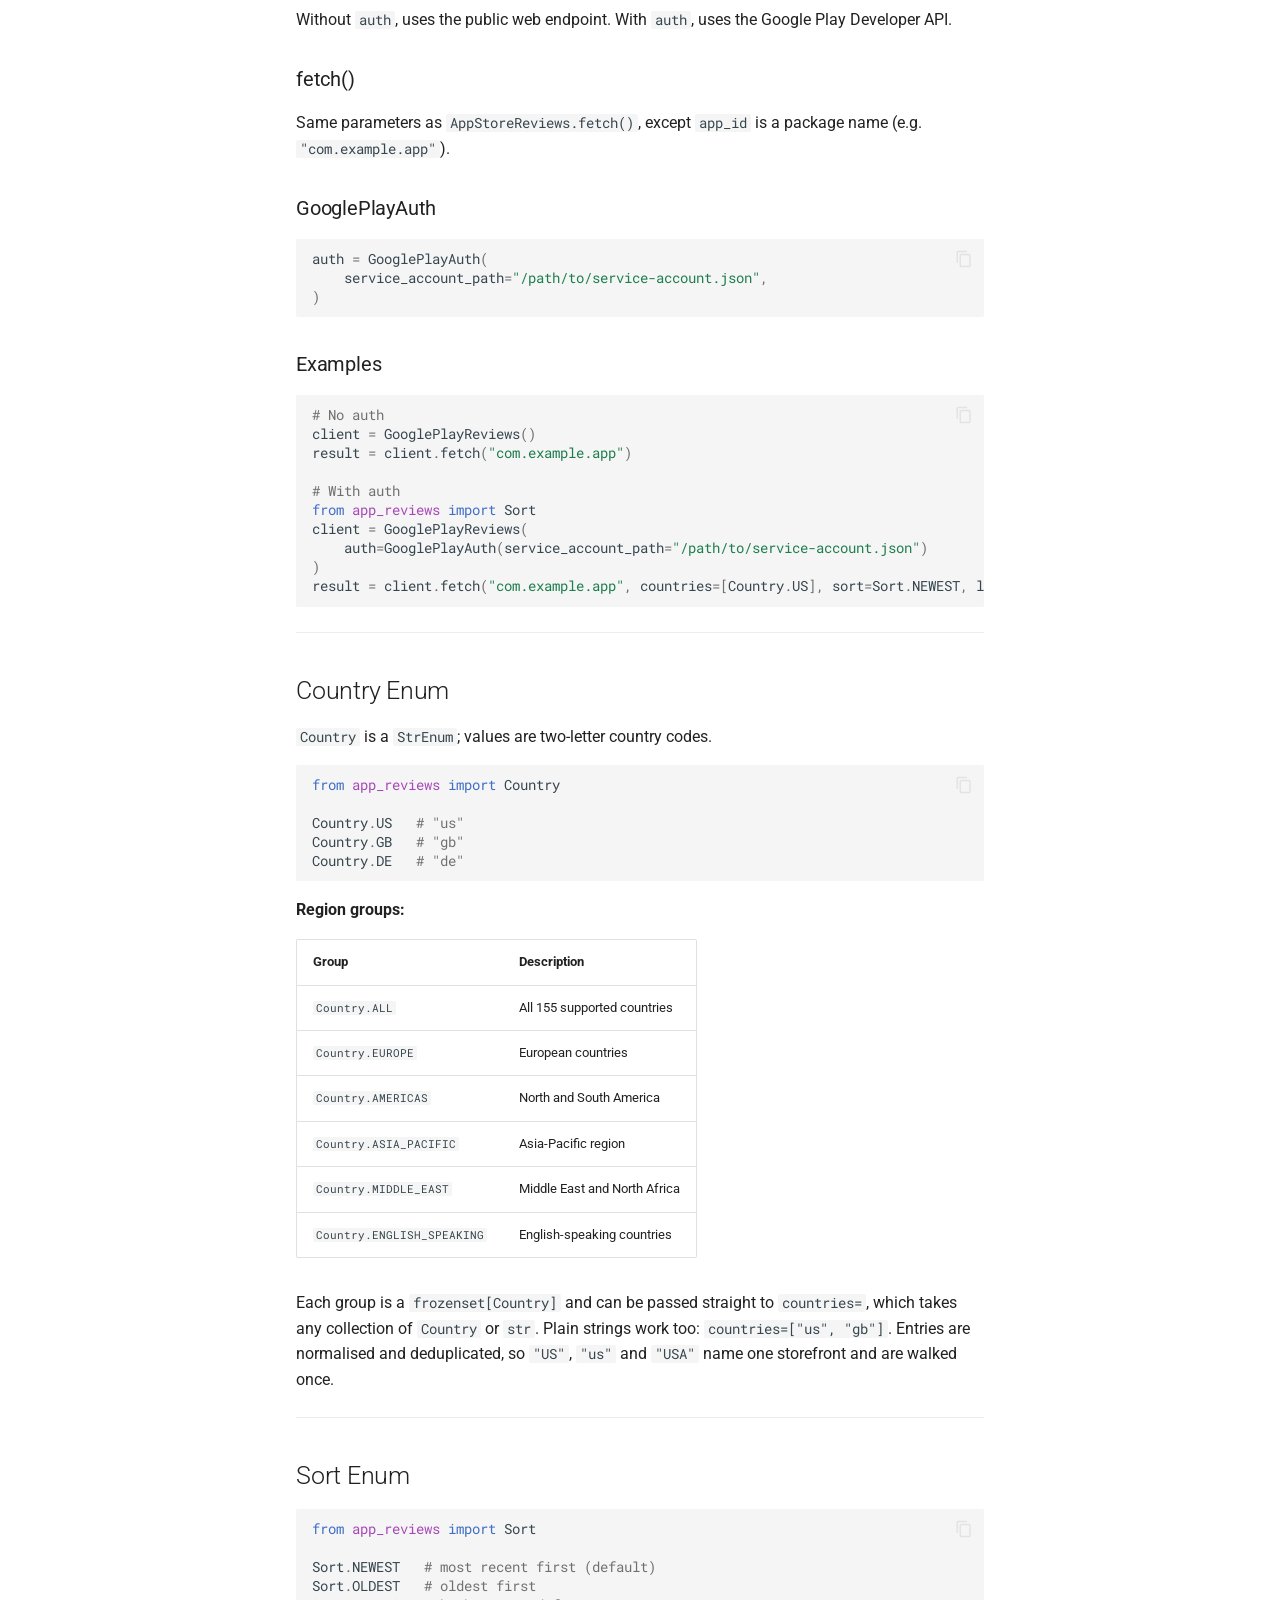
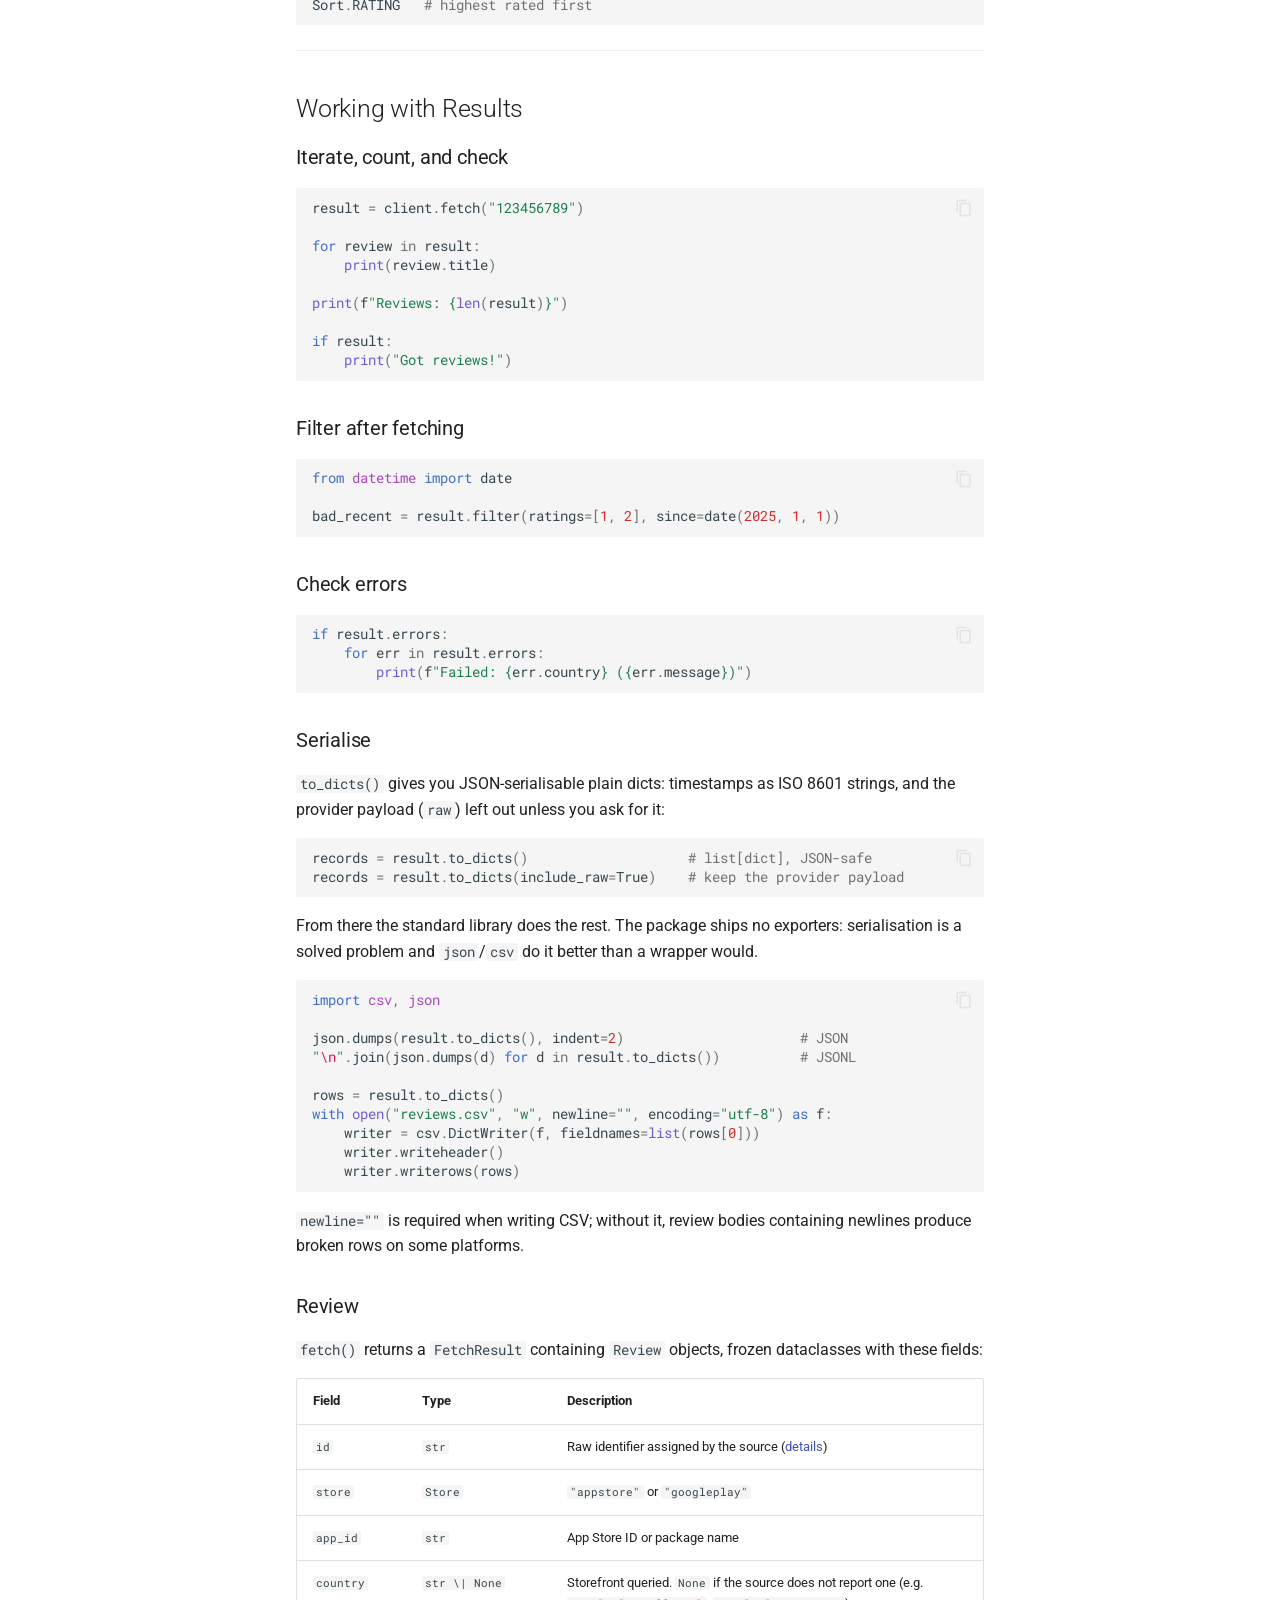
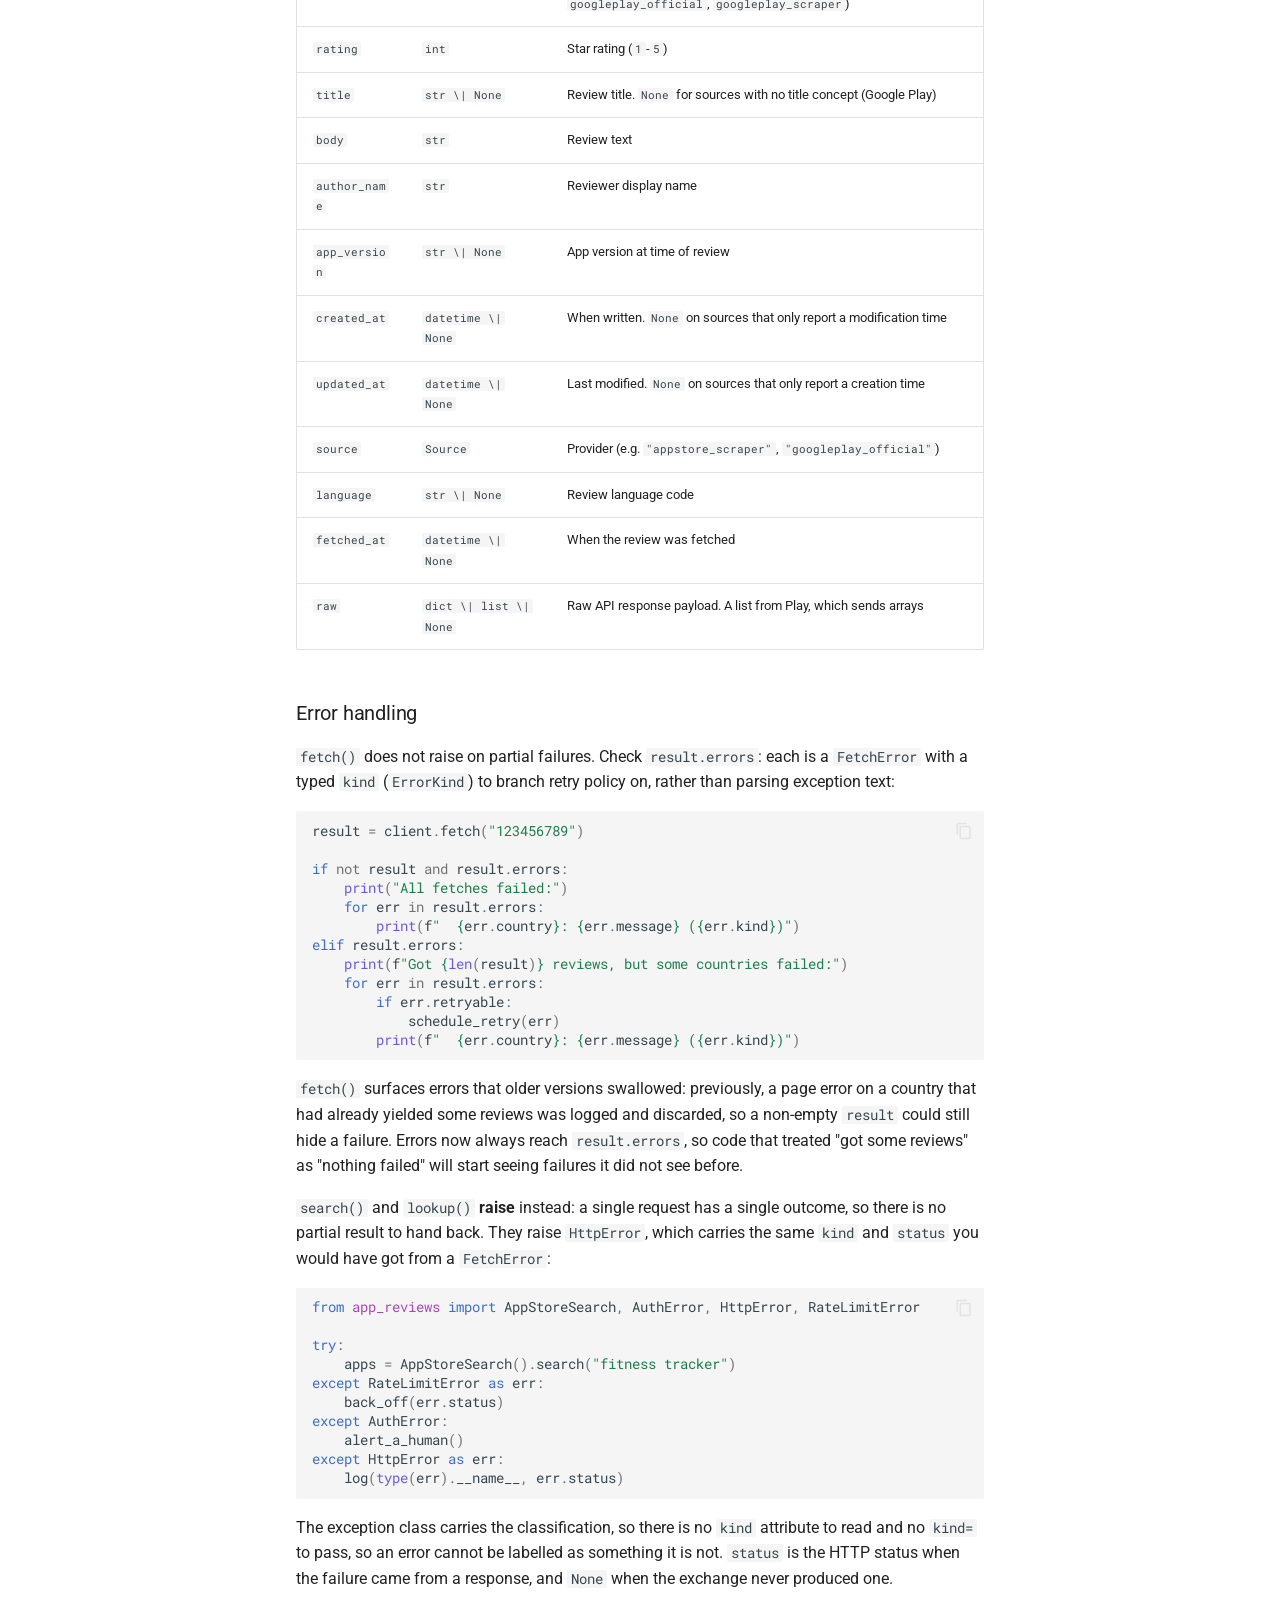
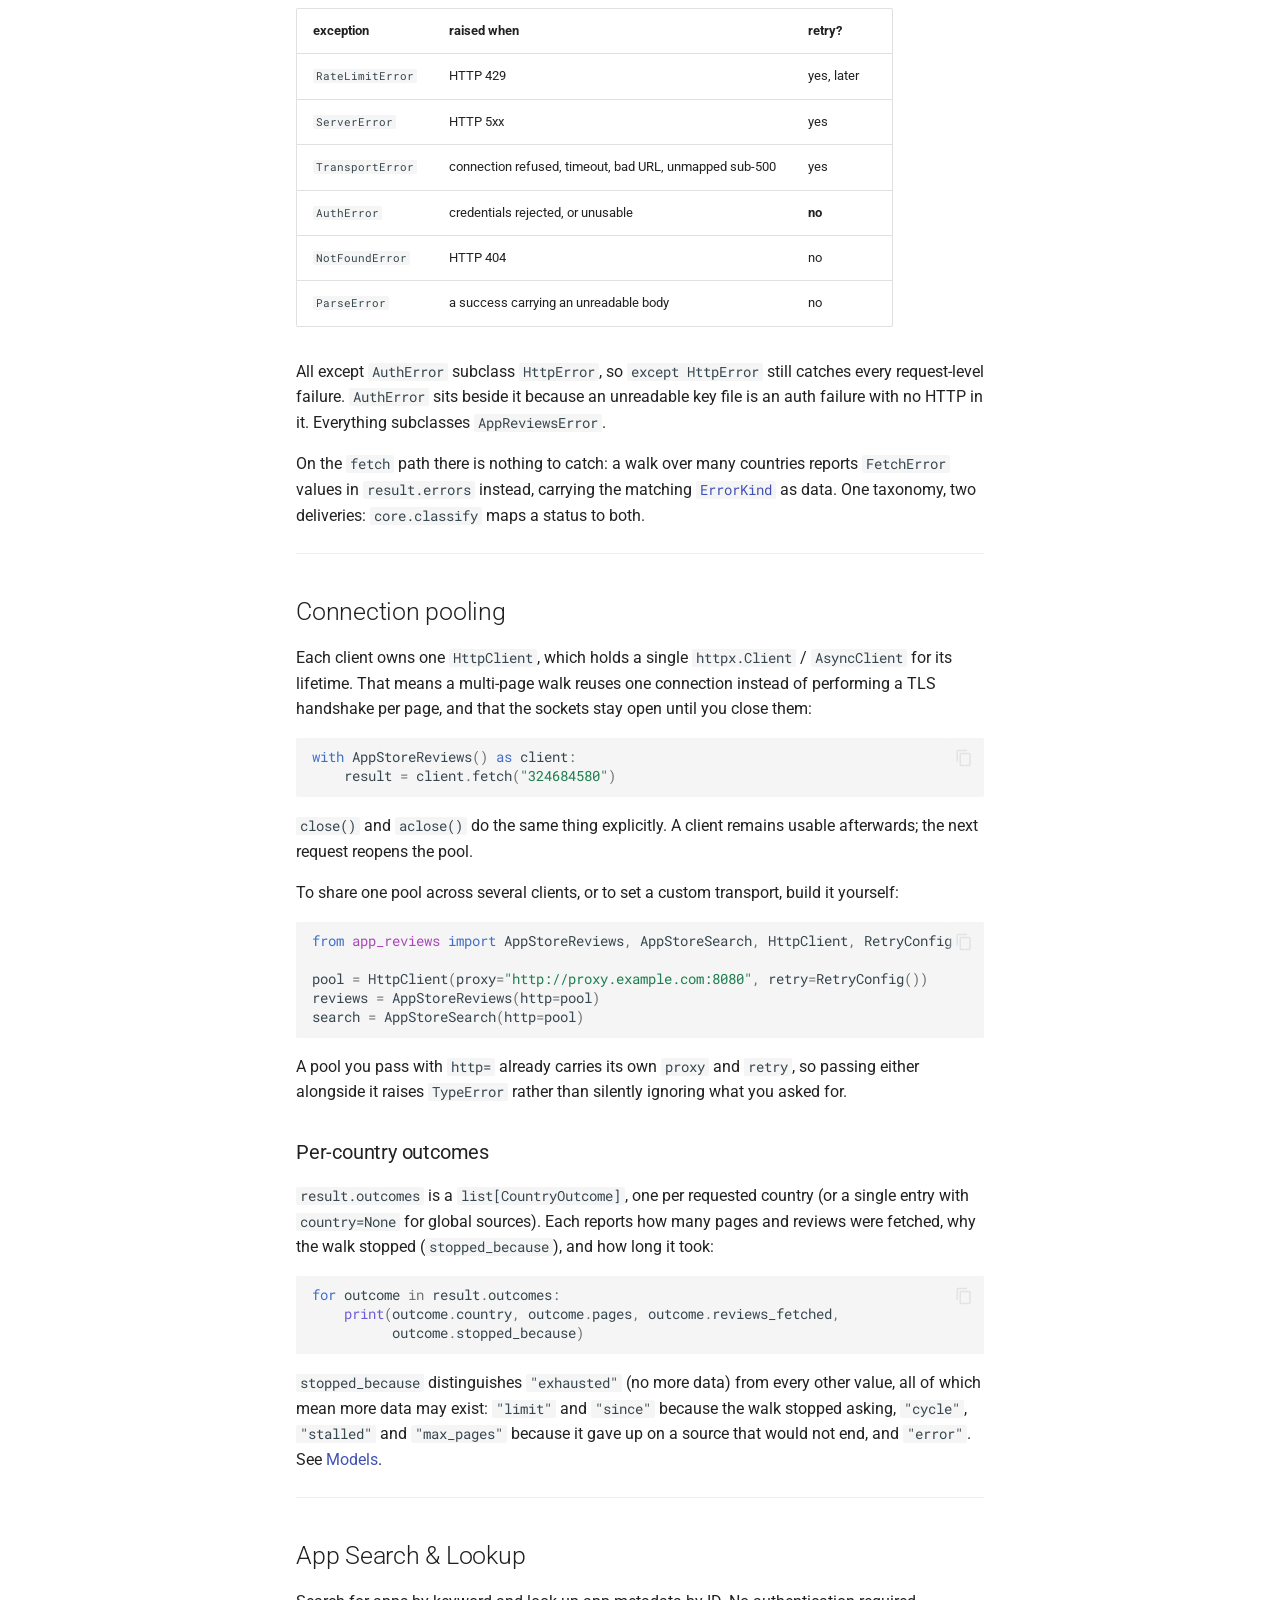
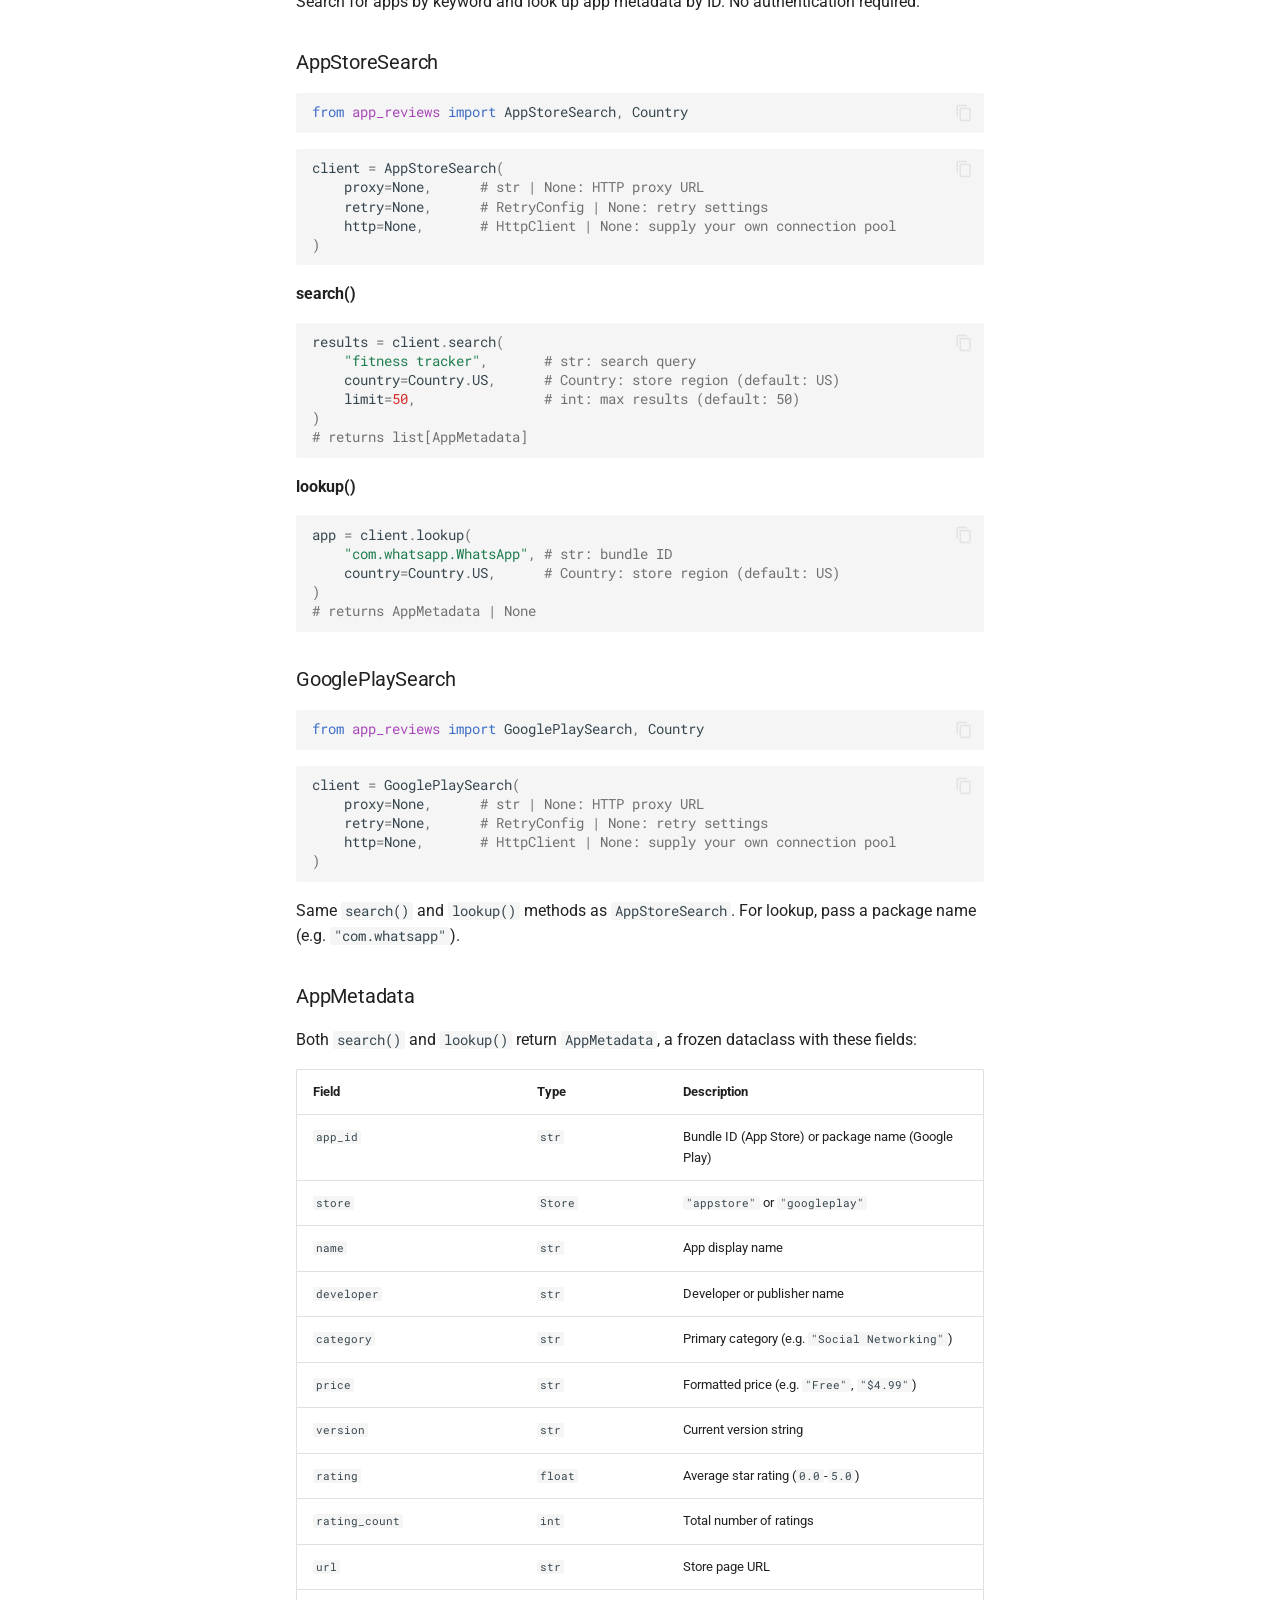
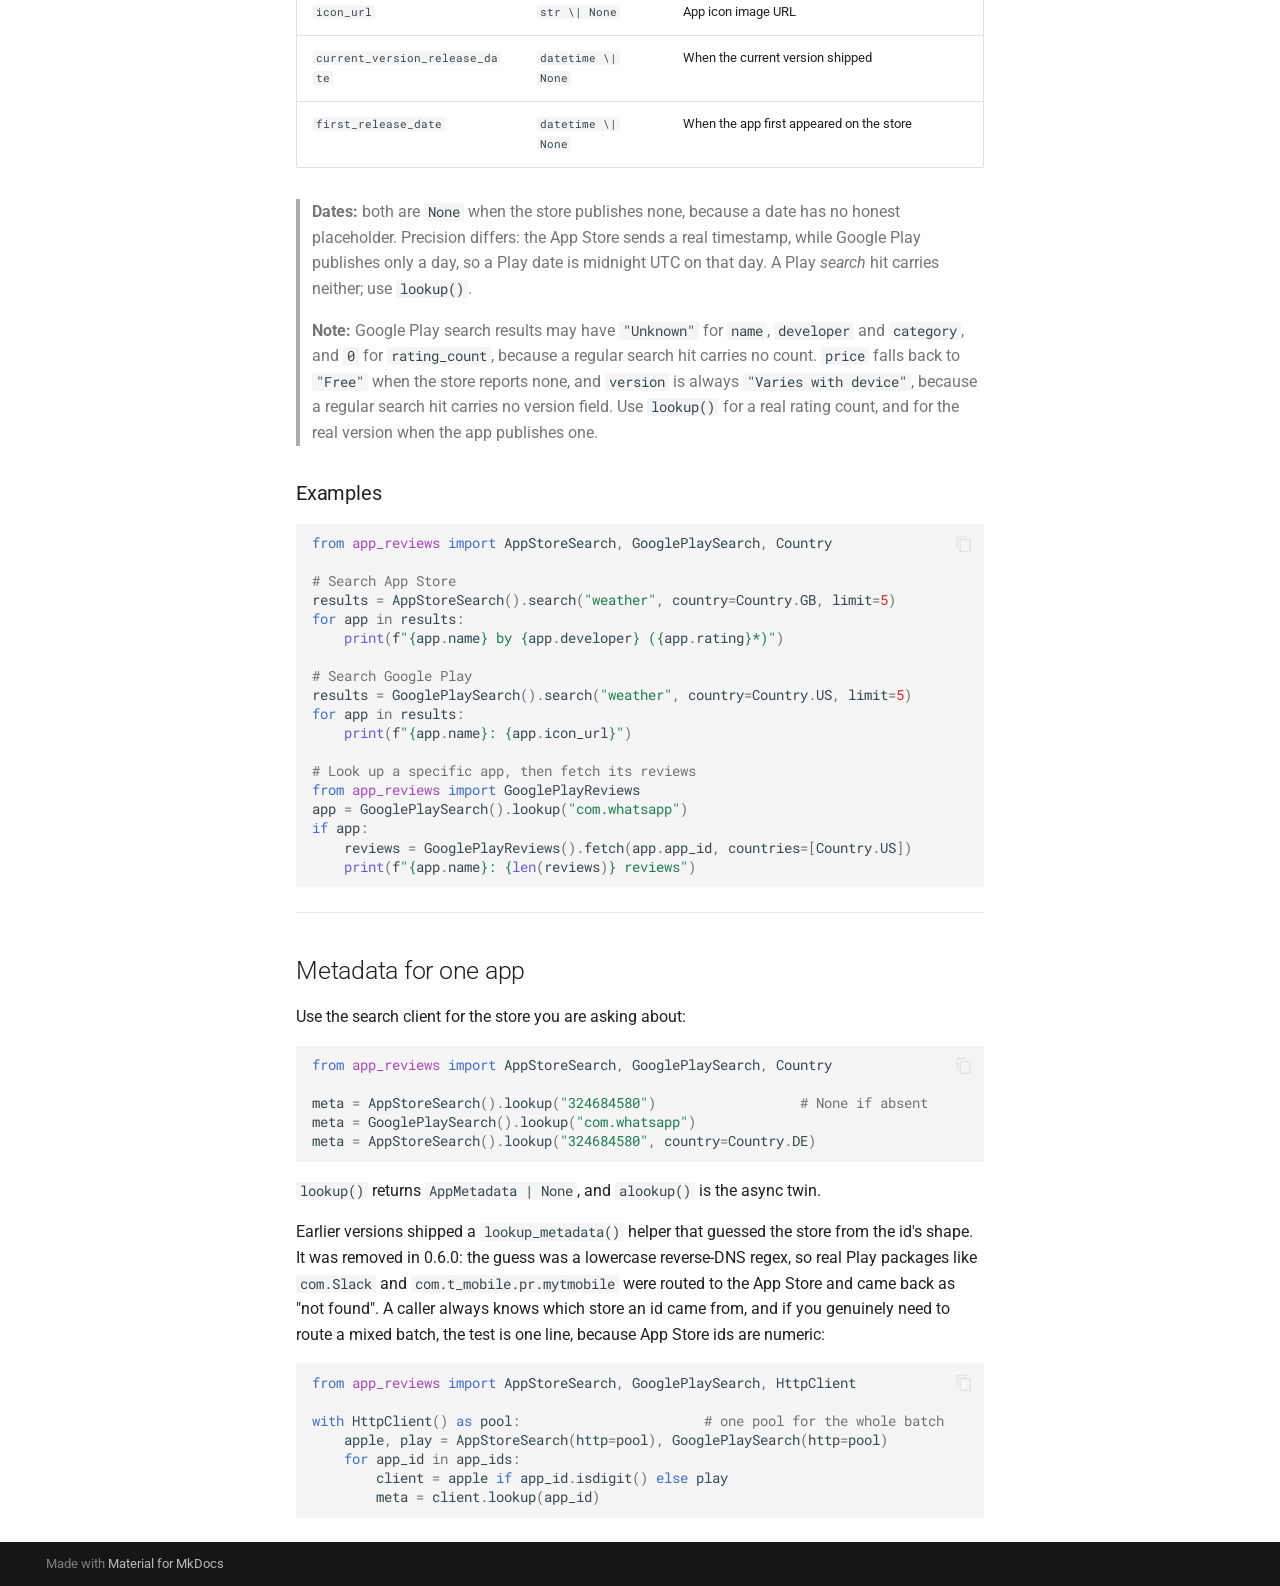
<file: guide/python-api/index.html>
<!doctype html>
<html lang="en" class="no-js">
  <head>
    
      <meta charset="utf-8">
      <meta name="viewport" content="width=device-width,initial-scale=1">
      
        <meta name="description" content="Fetch app reviews from the Apple App Store and Google Play Store with Python">
      
      
      
        <link rel="canonical" href="https://firattamurcw.github.io/app-reviews/guide/python-api/">
      
      
        <link rel="prev" href="../../getting-started/quickstart/">
      
      
        <link rel="next" href="../paging/">
      
      
        
      
      
      <link rel="icon" href="../../assets/images/favicon.png">
      <meta name="generator" content="mkdocs-1.6.1, mkdocs-material-9.7.6">
    
    
      
        <title>Python API - App Reviews</title>
      
    
    
      <link rel="stylesheet" href="../../assets/stylesheets/main.484c7ddc.min.css">
      
        
        <link rel="stylesheet" href="../../assets/stylesheets/palette.ab4e12ef.min.css">
      
      


    
    
      
    
    
      
        
        
        <link rel="preconnect" href="https://fonts.gstatic.com" crossorigin>
        <link rel="stylesheet" href="https://fonts.googleapis.com/css?family=Roboto:300,300i,400,400i,700,700i%7CRoboto+Mono:400,400i,700,700i&display=fallback">
        <style>:root{--md-text-font:"Roboto";--md-code-font:"Roboto Mono"}</style>
      
    
    
    <script>__md_scope=new URL("../..",location),__md_hash=e=>[...e].reduce(((e,_)=>(e<<5)-e+_.charCodeAt(0)),0),__md_get=(e,_=localStorage,t=__md_scope)=>JSON.parse(_.getItem(t.pathname+"."+e)),__md_set=(e,_,t=localStorage,a=__md_scope)=>{try{t.setItem(a.pathname+"."+e,JSON.stringify(_))}catch(e){}}</script>
    
      

    
    
  </head>
  
  
    
    
      
    
    
    
    
    <body dir="ltr" data-md-color-scheme="default" data-md-color-primary="indigo" data-md-color-accent="indigo">
  
    
    <input class="md-toggle" data-md-toggle="drawer" type="checkbox" id="__drawer" autocomplete="off">
    <input class="md-toggle" data-md-toggle="search" type="checkbox" id="__search" autocomplete="off">
    <label class="md-overlay" for="__drawer"></label>
    <div data-md-component="skip">
      
        
        <a href="#python-api" class="md-skip">
          Skip to content
        </a>
      
    </div>
    <div data-md-component="announce">
      
    </div>
    
    
      

  

<header class="md-header md-header--shadow" data-md-component="header">
  <nav class="md-header__inner md-grid" aria-label="Header">
    <a href="../.." title="App Reviews" class="md-header__button md-logo" aria-label="App Reviews" data-md-component="logo">
      
  
  <svg xmlns="http://www.w3.org/2000/svg" viewBox="0 0 24 24"><path d="M12 8a3 3 0 0 0 3-3 3 3 0 0 0-3-3 3 3 0 0 0-3 3 3 3 0 0 0 3 3m0 3.54C9.64 9.35 6.5 8 3 8v11c3.5 0 6.64 1.35 9 3.54 2.36-2.19 5.5-3.54 9-3.54V8c-3.5 0-6.64 1.35-9 3.54"/></svg>

    </a>
    <label class="md-header__button md-icon" for="__drawer">
      
      <svg xmlns="http://www.w3.org/2000/svg" viewBox="0 0 24 24"><path d="M3 6h18v2H3zm0 5h18v2H3zm0 5h18v2H3z"/></svg>
    </label>
    <div class="md-header__title" data-md-component="header-title">
      <div class="md-header__ellipsis">
        <div class="md-header__topic">
          <span class="md-ellipsis">
            App Reviews
          </span>
        </div>
        <div class="md-header__topic" data-md-component="header-topic">
          <span class="md-ellipsis">
            
              Python API
            
          </span>
        </div>
      </div>
    </div>
    
      
        <form class="md-header__option" data-md-component="palette">
  
    
    
    
    <input class="md-option" data-md-color-media="" data-md-color-scheme="default" data-md-color-primary="indigo" data-md-color-accent="indigo"  aria-label="Switch to dark mode"  type="radio" name="__palette" id="__palette_0">
    
      <label class="md-header__button md-icon" title="Switch to dark mode" for="__palette_1" hidden>
        <svg xmlns="http://www.w3.org/2000/svg" viewBox="0 0 24 24"><path d="M12 8a4 4 0 0 0-4 4 4 4 0 0 0 4 4 4 4 0 0 0 4-4 4 4 0 0 0-4-4m0 10a6 6 0 0 1-6-6 6 6 0 0 1 6-6 6 6 0 0 1 6 6 6 6 0 0 1-6 6m8-9.31V4h-4.69L12 .69 8.69 4H4v4.69L.69 12 4 15.31V20h4.69L12 23.31 15.31 20H20v-4.69L23.31 12z"/></svg>
      </label>
    
  
    
    
    
    <input class="md-option" data-md-color-media="" data-md-color-scheme="slate" data-md-color-primary="indigo" data-md-color-accent="indigo"  aria-label="Switch to light mode"  type="radio" name="__palette" id="__palette_1">
    
      <label class="md-header__button md-icon" title="Switch to light mode" for="__palette_0" hidden>
        <svg xmlns="http://www.w3.org/2000/svg" viewBox="0 0 24 24"><path d="M12 18c-.89 0-1.74-.2-2.5-.55C11.56 16.5 13 14.42 13 12s-1.44-4.5-3.5-5.45C10.26 6.2 11.11 6 12 6a6 6 0 0 1 6 6 6 6 0 0 1-6 6m8-9.31V4h-4.69L12 .69 8.69 4H4v4.69L.69 12 4 15.31V20h4.69L12 23.31 15.31 20H20v-4.69L23.31 12z"/></svg>
      </label>
    
  
</form>
      
    
    
      <script>var palette=__md_get("__palette");if(palette&&palette.color){if("(prefers-color-scheme)"===palette.color.media){var media=matchMedia("(prefers-color-scheme: light)"),input=document.querySelector(media.matches?"[data-md-color-media='(prefers-color-scheme: light)']":"[data-md-color-media='(prefers-color-scheme: dark)']");palette.color.media=input.getAttribute("data-md-color-media"),palette.color.scheme=input.getAttribute("data-md-color-scheme"),palette.color.primary=input.getAttribute("data-md-color-primary"),palette.color.accent=input.getAttribute("data-md-color-accent")}for(var[key,value]of Object.entries(palette.color))document.body.setAttribute("data-md-color-"+key,value)}</script>
    
    
    
      
      
        <label class="md-header__button md-icon" for="__search">
          
          <svg xmlns="http://www.w3.org/2000/svg" viewBox="0 0 24 24"><path d="M9.5 3A6.5 6.5 0 0 1 16 9.5c0 1.61-.59 3.09-1.56 4.23l.27.27h.79l5 5-1.5 1.5-5-5v-.79l-.27-.27A6.52 6.52 0 0 1 9.5 16 6.5 6.5 0 0 1 3 9.5 6.5 6.5 0 0 1 9.5 3m0 2C7 5 5 7 5 9.5S7 14 9.5 14 14 12 14 9.5 12 5 9.5 5"/></svg>
        </label>
        <div class="md-search" data-md-component="search" role="dialog">
  <label class="md-search__overlay" for="__search"></label>
  <div class="md-search__inner" role="search">
    <form class="md-search__form" name="search">
      <input type="text" class="md-search__input" name="query" aria-label="Search" placeholder="Search" autocapitalize="off" autocorrect="off" autocomplete="off" spellcheck="false" data-md-component="search-query" required>
      <label class="md-search__icon md-icon" for="__search">
        
        <svg xmlns="http://www.w3.org/2000/svg" viewBox="0 0 24 24"><path d="M9.5 3A6.5 6.5 0 0 1 16 9.5c0 1.61-.59 3.09-1.56 4.23l.27.27h.79l5 5-1.5 1.5-5-5v-.79l-.27-.27A6.52 6.52 0 0 1 9.5 16 6.5 6.5 0 0 1 3 9.5 6.5 6.5 0 0 1 9.5 3m0 2C7 5 5 7 5 9.5S7 14 9.5 14 14 12 14 9.5 12 5 9.5 5"/></svg>
        
        <svg xmlns="http://www.w3.org/2000/svg" viewBox="0 0 24 24"><path d="M20 11v2H8l5.5 5.5-1.42 1.42L4.16 12l7.92-7.92L13.5 5.5 8 11z"/></svg>
      </label>
      <nav class="md-search__options" aria-label="Search">
        
        <button type="reset" class="md-search__icon md-icon" title="Clear" aria-label="Clear" tabindex="-1">
          
          <svg xmlns="http://www.w3.org/2000/svg" viewBox="0 0 24 24"><path d="M19 6.41 17.59 5 12 10.59 6.41 5 5 6.41 10.59 12 5 17.59 6.41 19 12 13.41 17.59 19 19 17.59 13.41 12z"/></svg>
        </button>
      </nav>
      
        <div class="md-search__suggest" data-md-component="search-suggest"></div>
      
    </form>
    <div class="md-search__output">
      <div class="md-search__scrollwrap" tabindex="0" data-md-scrollfix>
        <div class="md-search-result" data-md-component="search-result">
          <div class="md-search-result__meta">
            Initializing search
          </div>
          <ol class="md-search-result__list" role="presentation"></ol>
        </div>
      </div>
    </div>
  </div>
</div>
      
    
    
      <div class="md-header__source">
        <a href="https://github.com/firattamurcw/app-reviews" title="Go to repository" class="md-source" data-md-component="source">
  <div class="md-source__icon md-icon">
    
    <svg xmlns="http://www.w3.org/2000/svg" viewBox="0 0 448 512"><!--! Font Awesome Free 7.1.0 by @fontawesome - https://fontawesome.com License - https://fontawesome.com/license/free (Icons: CC BY 4.0, Fonts: SIL OFL 1.1, Code: MIT License) Copyright 2025 Fonticons, Inc.--><path d="M439.6 236.1 244 40.5c-5.4-5.5-12.8-8.5-20.4-8.5s-15 3-20.4 8.4L162.5 81l51.5 51.5c27.1-9.1 52.7 16.8 43.4 43.7l49.7 49.7c34.2-11.8 61.2 31 35.5 56.7-26.5 26.5-70.2-2.9-56-37.3L240.3 199v121.9c25.3 12.5 22.3 41.8 9.1 55-6.4 6.4-15.2 10.1-24.3 10.1s-17.8-3.6-24.3-10.1c-17.6-17.6-11.1-46.9 11.2-56v-123c-20.8-8.5-24.6-30.7-18.6-45L142.6 101 8.5 235.1C3 240.6 0 247.9 0 255.5s3 15 8.5 20.4l195.6 195.7c5.4 5.4 12.7 8.4 20.4 8.4s15-3 20.4-8.4l194.7-194.7c5.4-5.4 8.4-12.8 8.4-20.4s-3-15-8.4-20.4"/></svg>
  </div>
  <div class="md-source__repository">
    firattamurcw/app-reviews
  </div>
</a>
      </div>
    
  </nav>
  
</header>
    
    <div class="md-container" data-md-component="container">
      
      
        
          
        
      
      <main class="md-main" data-md-component="main">
        <div class="md-main__inner md-grid">
          
            
              
              <div class="md-sidebar md-sidebar--primary" data-md-component="sidebar" data-md-type="navigation" >
                <div class="md-sidebar__scrollwrap">
                  <div class="md-sidebar__inner">
                    



<nav class="md-nav md-nav--primary" aria-label="Navigation" data-md-level="0">
  <label class="md-nav__title" for="__drawer">
    <a href="../.." title="App Reviews" class="md-nav__button md-logo" aria-label="App Reviews" data-md-component="logo">
      
  
  <svg xmlns="http://www.w3.org/2000/svg" viewBox="0 0 24 24"><path d="M12 8a3 3 0 0 0 3-3 3 3 0 0 0-3-3 3 3 0 0 0-3 3 3 3 0 0 0 3 3m0 3.54C9.64 9.35 6.5 8 3 8v11c3.5 0 6.64 1.35 9 3.54 2.36-2.19 5.5-3.54 9-3.54V8c-3.5 0-6.64 1.35-9 3.54"/></svg>

    </a>
    App Reviews
  </label>
  
    <div class="md-nav__source">
      <a href="https://github.com/firattamurcw/app-reviews" title="Go to repository" class="md-source" data-md-component="source">
  <div class="md-source__icon md-icon">
    
    <svg xmlns="http://www.w3.org/2000/svg" viewBox="0 0 448 512"><!--! Font Awesome Free 7.1.0 by @fontawesome - https://fontawesome.com License - https://fontawesome.com/license/free (Icons: CC BY 4.0, Fonts: SIL OFL 1.1, Code: MIT License) Copyright 2025 Fonticons, Inc.--><path d="M439.6 236.1 244 40.5c-5.4-5.5-12.8-8.5-20.4-8.5s-15 3-20.4 8.4L162.5 81l51.5 51.5c27.1-9.1 52.7 16.8 43.4 43.7l49.7 49.7c34.2-11.8 61.2 31 35.5 56.7-26.5 26.5-70.2-2.9-56-37.3L240.3 199v121.9c25.3 12.5 22.3 41.8 9.1 55-6.4 6.4-15.2 10.1-24.3 10.1s-17.8-3.6-24.3-10.1c-17.6-17.6-11.1-46.9 11.2-56v-123c-20.8-8.5-24.6-30.7-18.6-45L142.6 101 8.5 235.1C3 240.6 0 247.9 0 255.5s3 15 8.5 20.4l195.6 195.7c5.4 5.4 12.7 8.4 20.4 8.4s15-3 20.4-8.4l194.7-194.7c5.4-5.4 8.4-12.8 8.4-20.4s-3-15-8.4-20.4"/></svg>
  </div>
  <div class="md-source__repository">
    firattamurcw/app-reviews
  </div>
</a>
    </div>
  
  <ul class="md-nav__list" data-md-scrollfix>
    
      
      
  
  
  
  
    <li class="md-nav__item">
      <a href="../.." class="md-nav__link">
        
  
  
  <span class="md-ellipsis">
    
  
    Home
  

    
  </span>
  
  

      </a>
    </li>
  

    
      
      
  
  
  
  
    
    
    
    
      
        
        
      
    
    
    <li class="md-nav__item md-nav__item--section md-nav__item--nested">
      
        
        
          
        
        <input class="md-nav__toggle md-toggle md-toggle--indeterminate" type="checkbox" id="__nav_2" >
        
          
          <label class="md-nav__link" for="__nav_2" id="__nav_2_label" tabindex="">
            
  
  
  <span class="md-ellipsis">
    
  
    Getting Started
  

    
  </span>
  
  

            <span class="md-nav__icon md-icon"></span>
          </label>
        
        <nav class="md-nav" data-md-level="1" aria-labelledby="__nav_2_label" aria-expanded="false">
          <label class="md-nav__title" for="__nav_2">
            <span class="md-nav__icon md-icon"></span>
            
  
    Getting Started
  

          </label>
          <ul class="md-nav__list" data-md-scrollfix>
            
              
                
  
  
  
  
    <li class="md-nav__item">
      <a href="../../getting-started/installation/" class="md-nav__link">
        
  
  
  <span class="md-ellipsis">
    
  
    Installation
  

    
  </span>
  
  

      </a>
    </li>
  

              
            
              
                
  
  
  
  
    <li class="md-nav__item">
      <a href="../../getting-started/quickstart/" class="md-nav__link">
        
  
  
  <span class="md-ellipsis">
    
  
    Quick Start
  

    
  </span>
  
  

      </a>
    </li>
  

              
            
          </ul>
        </nav>
      
    </li>
  

    
      
      
  
  
    
  
  
  
    
    
    
    
      
        
        
      
    
    
    <li class="md-nav__item md-nav__item--active md-nav__item--section md-nav__item--nested">
      
        
        
        <input class="md-nav__toggle md-toggle " type="checkbox" id="__nav_3" checked>
        
          
          <label class="md-nav__link" for="__nav_3" id="__nav_3_label" tabindex="">
            
  
  
  <span class="md-ellipsis">
    
  
    Guide
  

    
  </span>
  
  

            <span class="md-nav__icon md-icon"></span>
          </label>
        
        <nav class="md-nav" data-md-level="1" aria-labelledby="__nav_3_label" aria-expanded="true">
          <label class="md-nav__title" for="__nav_3">
            <span class="md-nav__icon md-icon"></span>
            
  
    Guide
  

          </label>
          <ul class="md-nav__list" data-md-scrollfix>
            
              
                
  
  
    
  
  
  
    <li class="md-nav__item md-nav__item--active">
      
      <input class="md-nav__toggle md-toggle" type="checkbox" id="__toc">
      
      
        
      
      
        <label class="md-nav__link md-nav__link--active" for="__toc">
          
  
  
  <span class="md-ellipsis">
    
  
    Python API
  

    
  </span>
  
  

          <span class="md-nav__icon md-icon"></span>
        </label>
      
      <a href="./" class="md-nav__link md-nav__link--active">
        
  
  
  <span class="md-ellipsis">
    
  
    Python API
  

    
  </span>
  
  

      </a>
      
        

<nav class="md-nav md-nav--secondary" aria-label="Table of contents">
  
  
  
    
  
  
    <label class="md-nav__title" for="__toc">
      <span class="md-nav__icon md-icon"></span>
      Table of contents
    </label>
    <ul class="md-nav__list" data-md-component="toc" data-md-scrollfix>
      
        <li class="md-nav__item">
  <a href="#imports" class="md-nav__link">
    <span class="md-ellipsis">
      
        Imports
      
    </span>
  </a>
  
</li>
      
        <li class="md-nav__item">
  <a href="#appstorereviews" class="md-nav__link">
    <span class="md-ellipsis">
      
        AppStoreReviews
      
    </span>
  </a>
  
    <nav class="md-nav" aria-label="AppStoreReviews">
      <ul class="md-nav__list">
        
          <li class="md-nav__item">
  <a href="#constructor" class="md-nav__link">
    <span class="md-ellipsis">
      
        Constructor
      
    </span>
  </a>
  
</li>
        
          <li class="md-nav__item">
  <a href="#fetch" class="md-nav__link">
    <span class="md-ellipsis">
      
        fetch()
      
    </span>
  </a>
  
</li>
        
          <li class="md-nav__item">
  <a href="#appstoreauth" class="md-nav__link">
    <span class="md-ellipsis">
      
        AppStoreAuth
      
    </span>
  </a>
  
</li>
        
          <li class="md-nav__item">
  <a href="#examples" class="md-nav__link">
    <span class="md-ellipsis">
      
        Examples
      
    </span>
  </a>
  
</li>
        
      </ul>
    </nav>
  
</li>
      
        <li class="md-nav__item">
  <a href="#googleplayreviews" class="md-nav__link">
    <span class="md-ellipsis">
      
        GooglePlayReviews
      
    </span>
  </a>
  
    <nav class="md-nav" aria-label="GooglePlayReviews">
      <ul class="md-nav__list">
        
          <li class="md-nav__item">
  <a href="#constructor_1" class="md-nav__link">
    <span class="md-ellipsis">
      
        Constructor
      
    </span>
  </a>
  
</li>
        
          <li class="md-nav__item">
  <a href="#fetch_1" class="md-nav__link">
    <span class="md-ellipsis">
      
        fetch()
      
    </span>
  </a>
  
</li>
        
          <li class="md-nav__item">
  <a href="#googleplayauth" class="md-nav__link">
    <span class="md-ellipsis">
      
        GooglePlayAuth
      
    </span>
  </a>
  
</li>
        
          <li class="md-nav__item">
  <a href="#examples_1" class="md-nav__link">
    <span class="md-ellipsis">
      
        Examples
      
    </span>
  </a>
  
</li>
        
      </ul>
    </nav>
  
</li>
      
        <li class="md-nav__item">
  <a href="#country-enum" class="md-nav__link">
    <span class="md-ellipsis">
      
        Country Enum
      
    </span>
  </a>
  
</li>
      
        <li class="md-nav__item">
  <a href="#sort-enum" class="md-nav__link">
    <span class="md-ellipsis">
      
        Sort Enum
      
    </span>
  </a>
  
</li>
      
        <li class="md-nav__item">
  <a href="#working-with-results" class="md-nav__link">
    <span class="md-ellipsis">
      
        Working with Results
      
    </span>
  </a>
  
    <nav class="md-nav" aria-label="Working with Results">
      <ul class="md-nav__list">
        
          <li class="md-nav__item">
  <a href="#iterate-count-and-check" class="md-nav__link">
    <span class="md-ellipsis">
      
        Iterate, count, and check
      
    </span>
  </a>
  
</li>
        
          <li class="md-nav__item">
  <a href="#filter-after-fetching" class="md-nav__link">
    <span class="md-ellipsis">
      
        Filter after fetching
      
    </span>
  </a>
  
</li>
        
          <li class="md-nav__item">
  <a href="#check-errors" class="md-nav__link">
    <span class="md-ellipsis">
      
        Check errors
      
    </span>
  </a>
  
</li>
        
          <li class="md-nav__item">
  <a href="#serialise" class="md-nav__link">
    <span class="md-ellipsis">
      
        Serialise
      
    </span>
  </a>
  
</li>
        
          <li class="md-nav__item">
  <a href="#review" class="md-nav__link">
    <span class="md-ellipsis">
      
        Review
      
    </span>
  </a>
  
</li>
        
          <li class="md-nav__item">
  <a href="#error-handling" class="md-nav__link">
    <span class="md-ellipsis">
      
        Error handling
      
    </span>
  </a>
  
</li>
        
      </ul>
    </nav>
  
</li>
      
        <li class="md-nav__item">
  <a href="#connection-pooling" class="md-nav__link">
    <span class="md-ellipsis">
      
        Connection pooling
      
    </span>
  </a>
  
    <nav class="md-nav" aria-label="Connection pooling">
      <ul class="md-nav__list">
        
          <li class="md-nav__item">
  <a href="#per-country-outcomes" class="md-nav__link">
    <span class="md-ellipsis">
      
        Per-country outcomes
      
    </span>
  </a>
  
</li>
        
      </ul>
    </nav>
  
</li>
      
        <li class="md-nav__item">
  <a href="#app-search-lookup" class="md-nav__link">
    <span class="md-ellipsis">
      
        App Search &amp; Lookup
      
    </span>
  </a>
  
    <nav class="md-nav" aria-label="App Search &amp; Lookup">
      <ul class="md-nav__list">
        
          <li class="md-nav__item">
  <a href="#appstoresearch" class="md-nav__link">
    <span class="md-ellipsis">
      
        AppStoreSearch
      
    </span>
  </a>
  
    <nav class="md-nav" aria-label="AppStoreSearch">
      <ul class="md-nav__list">
        
          <li class="md-nav__item">
  <a href="#search" class="md-nav__link">
    <span class="md-ellipsis">
      
        search()
      
    </span>
  </a>
  
</li>
        
          <li class="md-nav__item">
  <a href="#lookup" class="md-nav__link">
    <span class="md-ellipsis">
      
        lookup()
      
    </span>
  </a>
  
</li>
        
      </ul>
    </nav>
  
</li>
        
          <li class="md-nav__item">
  <a href="#googleplaysearch" class="md-nav__link">
    <span class="md-ellipsis">
      
        GooglePlaySearch
      
    </span>
  </a>
  
</li>
        
          <li class="md-nav__item">
  <a href="#appmetadata" class="md-nav__link">
    <span class="md-ellipsis">
      
        AppMetadata
      
    </span>
  </a>
  
</li>
        
          <li class="md-nav__item">
  <a href="#examples_2" class="md-nav__link">
    <span class="md-ellipsis">
      
        Examples
      
    </span>
  </a>
  
</li>
        
      </ul>
    </nav>
  
</li>
      
        <li class="md-nav__item">
  <a href="#metadata-for-one-app" class="md-nav__link">
    <span class="md-ellipsis">
      
        Metadata for one app
      
    </span>
  </a>
  
</li>
      
    </ul>
  
</nav>
      
    </li>
  

              
            
              
                
  
  
  
  
    <li class="md-nav__item">
      <a href="../paging/" class="md-nav__link">
        
  
  
  <span class="md-ellipsis">
    
  
    Paging and Cursors
  

    
  </span>
  
  

      </a>
    </li>
  

              
            
              
                
  
  
  
  
    <li class="md-nav__item">
      <a href="../async/" class="md-nav__link">
        
  
  
  <span class="md-ellipsis">
    
  
    Async
  

    
  </span>
  
  

      </a>
    </li>
  

              
            
              
                
  
  
  
  
    <li class="md-nav__item">
      <a href="../authentication/" class="md-nav__link">
        
  
  
  <span class="md-ellipsis">
    
  
    Authentication
  

    
  </span>
  
  

      </a>
    </li>
  

              
            
          </ul>
        </nav>
      
    </li>
  

    
      
      
  
  
  
  
    
    
    
    
      
        
        
      
    
    
    <li class="md-nav__item md-nav__item--section md-nav__item--nested">
      
        
        
          
        
        <input class="md-nav__toggle md-toggle md-toggle--indeterminate" type="checkbox" id="__nav_4" >
        
          
          <label class="md-nav__link" for="__nav_4" id="__nav_4_label" tabindex="">
            
  
  
  <span class="md-ellipsis">
    
  
    Reference
  

    
  </span>
  
  

            <span class="md-nav__icon md-icon"></span>
          </label>
        
        <nav class="md-nav" data-md-level="1" aria-labelledby="__nav_4_label" aria-expanded="false">
          <label class="md-nav__title" for="__nav_4">
            <span class="md-nav__icon md-icon"></span>
            
  
    Reference
  

          </label>
          <ul class="md-nav__list" data-md-scrollfix>
            
              
                
  
  
  
  
    <li class="md-nav__item">
      <a href="../../reference/models/" class="md-nav__link">
        
  
  
  <span class="md-ellipsis">
    
  
    Models
  

    
  </span>
  
  

      </a>
    </li>
  

              
            
              
                
  
  
  
  
    <li class="md-nav__item">
      <a href="../../reference/capabilities/" class="md-nav__link">
        
  
  
  <span class="md-ellipsis">
    
  
    Source Capabilities
  

    
  </span>
  
  

      </a>
    </li>
  

              
            
              
                
  
  
  
  
    <li class="md-nav__item">
      <a href="../../reference/how-it-works/" class="md-nav__link">
        
  
  
  <span class="md-ellipsis">
    
  
    How It Works
  

    
  </span>
  
  

      </a>
    </li>
  

              
            
          </ul>
        </nav>
      
    </li>
  

    
  </ul>
</nav>
                  </div>
                </div>
              </div>
            
            
              
              <div class="md-sidebar md-sidebar--secondary" data-md-component="sidebar" data-md-type="toc" >
                <div class="md-sidebar__scrollwrap">
                  <div class="md-sidebar__inner">
                    

<nav class="md-nav md-nav--secondary" aria-label="Table of contents">
  
  
  
    
  
  
    <label class="md-nav__title" for="__toc">
      <span class="md-nav__icon md-icon"></span>
      Table of contents
    </label>
    <ul class="md-nav__list" data-md-component="toc" data-md-scrollfix>
      
        <li class="md-nav__item">
  <a href="#imports" class="md-nav__link">
    <span class="md-ellipsis">
      
        Imports
      
    </span>
  </a>
  
</li>
      
        <li class="md-nav__item">
  <a href="#appstorereviews" class="md-nav__link">
    <span class="md-ellipsis">
      
        AppStoreReviews
      
    </span>
  </a>
  
    <nav class="md-nav" aria-label="AppStoreReviews">
      <ul class="md-nav__list">
        
          <li class="md-nav__item">
  <a href="#constructor" class="md-nav__link">
    <span class="md-ellipsis">
      
        Constructor
      
    </span>
  </a>
  
</li>
        
          <li class="md-nav__item">
  <a href="#fetch" class="md-nav__link">
    <span class="md-ellipsis">
      
        fetch()
      
    </span>
  </a>
  
</li>
        
          <li class="md-nav__item">
  <a href="#appstoreauth" class="md-nav__link">
    <span class="md-ellipsis">
      
        AppStoreAuth
      
    </span>
  </a>
  
</li>
        
          <li class="md-nav__item">
  <a href="#examples" class="md-nav__link">
    <span class="md-ellipsis">
      
        Examples
      
    </span>
  </a>
  
</li>
        
      </ul>
    </nav>
  
</li>
      
        <li class="md-nav__item">
  <a href="#googleplayreviews" class="md-nav__link">
    <span class="md-ellipsis">
      
        GooglePlayReviews
      
    </span>
  </a>
  
    <nav class="md-nav" aria-label="GooglePlayReviews">
      <ul class="md-nav__list">
        
          <li class="md-nav__item">
  <a href="#constructor_1" class="md-nav__link">
    <span class="md-ellipsis">
      
        Constructor
      
    </span>
  </a>
  
</li>
        
          <li class="md-nav__item">
  <a href="#fetch_1" class="md-nav__link">
    <span class="md-ellipsis">
      
        fetch()
      
    </span>
  </a>
  
</li>
        
          <li class="md-nav__item">
  <a href="#googleplayauth" class="md-nav__link">
    <span class="md-ellipsis">
      
        GooglePlayAuth
      
    </span>
  </a>
  
</li>
        
          <li class="md-nav__item">
  <a href="#examples_1" class="md-nav__link">
    <span class="md-ellipsis">
      
        Examples
      
    </span>
  </a>
  
</li>
        
      </ul>
    </nav>
  
</li>
      
        <li class="md-nav__item">
  <a href="#country-enum" class="md-nav__link">
    <span class="md-ellipsis">
      
        Country Enum
      
    </span>
  </a>
  
</li>
      
        <li class="md-nav__item">
  <a href="#sort-enum" class="md-nav__link">
    <span class="md-ellipsis">
      
        Sort Enum
      
    </span>
  </a>
  
</li>
      
        <li class="md-nav__item">
  <a href="#working-with-results" class="md-nav__link">
    <span class="md-ellipsis">
      
        Working with Results
      
    </span>
  </a>
  
    <nav class="md-nav" aria-label="Working with Results">
      <ul class="md-nav__list">
        
          <li class="md-nav__item">
  <a href="#iterate-count-and-check" class="md-nav__link">
    <span class="md-ellipsis">
      
        Iterate, count, and check
      
    </span>
  </a>
  
</li>
        
          <li class="md-nav__item">
  <a href="#filter-after-fetching" class="md-nav__link">
    <span class="md-ellipsis">
      
        Filter after fetching
      
    </span>
  </a>
  
</li>
        
          <li class="md-nav__item">
  <a href="#check-errors" class="md-nav__link">
    <span class="md-ellipsis">
      
        Check errors
      
    </span>
  </a>
  
</li>
        
          <li class="md-nav__item">
  <a href="#serialise" class="md-nav__link">
    <span class="md-ellipsis">
      
        Serialise
      
    </span>
  </a>
  
</li>
        
          <li class="md-nav__item">
  <a href="#review" class="md-nav__link">
    <span class="md-ellipsis">
      
        Review
      
    </span>
  </a>
  
</li>
        
          <li class="md-nav__item">
  <a href="#error-handling" class="md-nav__link">
    <span class="md-ellipsis">
      
        Error handling
      
    </span>
  </a>
  
</li>
        
      </ul>
    </nav>
  
</li>
      
        <li class="md-nav__item">
  <a href="#connection-pooling" class="md-nav__link">
    <span class="md-ellipsis">
      
        Connection pooling
      
    </span>
  </a>
  
    <nav class="md-nav" aria-label="Connection pooling">
      <ul class="md-nav__list">
        
          <li class="md-nav__item">
  <a href="#per-country-outcomes" class="md-nav__link">
    <span class="md-ellipsis">
      
        Per-country outcomes
      
    </span>
  </a>
  
</li>
        
      </ul>
    </nav>
  
</li>
      
        <li class="md-nav__item">
  <a href="#app-search-lookup" class="md-nav__link">
    <span class="md-ellipsis">
      
        App Search &amp; Lookup
      
    </span>
  </a>
  
    <nav class="md-nav" aria-label="App Search &amp; Lookup">
      <ul class="md-nav__list">
        
          <li class="md-nav__item">
  <a href="#appstoresearch" class="md-nav__link">
    <span class="md-ellipsis">
      
        AppStoreSearch
      
    </span>
  </a>
  
    <nav class="md-nav" aria-label="AppStoreSearch">
      <ul class="md-nav__list">
        
          <li class="md-nav__item">
  <a href="#search" class="md-nav__link">
    <span class="md-ellipsis">
      
        search()
      
    </span>
  </a>
  
</li>
        
          <li class="md-nav__item">
  <a href="#lookup" class="md-nav__link">
    <span class="md-ellipsis">
      
        lookup()
      
    </span>
  </a>
  
</li>
        
      </ul>
    </nav>
  
</li>
        
          <li class="md-nav__item">
  <a href="#googleplaysearch" class="md-nav__link">
    <span class="md-ellipsis">
      
        GooglePlaySearch
      
    </span>
  </a>
  
</li>
        
          <li class="md-nav__item">
  <a href="#appmetadata" class="md-nav__link">
    <span class="md-ellipsis">
      
        AppMetadata
      
    </span>
  </a>
  
</li>
        
          <li class="md-nav__item">
  <a href="#examples_2" class="md-nav__link">
    <span class="md-ellipsis">
      
        Examples
      
    </span>
  </a>
  
</li>
        
      </ul>
    </nav>
  
</li>
      
        <li class="md-nav__item">
  <a href="#metadata-for-one-app" class="md-nav__link">
    <span class="md-ellipsis">
      
        Metadata for one app
      
    </span>
  </a>
  
</li>
      
    </ul>
  
</nav>
                  </div>
                </div>
              </div>
            
          
          
            <div class="md-content" data-md-component="content">
              
              <article class="md-content__inner md-typeset">
                
                  


  
  


<h1 id="python-api">Python API</h1>
<p>Four main classes: two for reviews, two for search and lookup. All follow the same pattern: create a client, call a method.</p>
<p><code>fetch()</code> is the top of a four-rung ladder (<code>fetch_page()</code> -&gt; <code>iter_pages()</code> -&gt; <code>iter_reviews()</code> -&gt; <code>fetch()</code>), and every rung has an async twin. This page covers <code>fetch()</code>; see <a href="../paging/">Paging and cursors</a> for the lower rungs (including <code>iter_reviews()</code>, which streams reviews instead of buffering them), and <a href="../async/">Async</a> for the <code>a</code>-prefixed equivalents.</p>
<p>Every client owns one HTTP connection pool, so close it when you are done or use it as a context manager. See <a href="#connection-pooling">Connection pooling</a>.</p>
<hr />
<h2 id="imports">Imports</h2>
<p>Everything public comes from the top-level package. There is one import path per
name:</p>
<div class="highlight"><pre><span></span><code><a id="__codelineno-0-1" name="__codelineno-0-1" href="#__codelineno-0-1"></a><span class="kn">from</span><span class="w"> </span><span class="nn">app_reviews</span><span class="w"> </span><span class="kn">import</span> <span class="n">AppStoreReviews</span><span class="p">,</span> <span class="n">Country</span><span class="p">,</span> <span class="n">Sort</span><span class="p">,</span> <span class="n">FetchResult</span><span class="p">,</span> <span class="n">HttpError</span>
</code></pre></div>
<p>That is the whole contract, and it is why the package's internal layout is free
to change without breaking you: nothing supported points at a submodule.
<code>app_reviews.models</code> deliberately re-exports nothing; import the models from the
root.</p>
<p>For annotating your own code, the closed vocabularies are exported too:</p>
<div class="highlight"><pre><span></span><code><a id="__codelineno-1-1" name="__codelineno-1-1" href="#__codelineno-1-1"></a><span class="kn">from</span><span class="w"> </span><span class="nn">app_reviews</span><span class="w"> </span><span class="kn">import</span> <span class="n">ErrorKind</span><span class="p">,</span> <span class="n">Review</span><span class="p">,</span> <span class="n">Sort</span><span class="p">,</span> <span class="n">Source</span><span class="p">,</span> <span class="n">StopReason</span><span class="p">,</span> <span class="n">Store</span>
<a id="__codelineno-1-2" name="__codelineno-1-2" href="#__codelineno-1-2"></a>
<a id="__codelineno-1-3" name="__codelineno-1-3" href="#__codelineno-1-3"></a><span class="k">def</span><span class="w"> </span><span class="nf">handle</span><span class="p">(</span><span class="n">review</span><span class="p">:</span> <span class="n">Review</span><span class="p">,</span> <span class="n">source</span><span class="p">:</span> <span class="n">Source</span><span class="p">)</span> <span class="o">-&gt;</span> <span class="kc">None</span><span class="p">:</span> <span class="o">...</span>
</code></pre></div>
<p>Two submodules are documented and reasonable to reach into:</p>
<div class="highlight"><pre><span></span><code><a id="__codelineno-2-1" name="__codelineno-2-1" href="#__codelineno-2-1"></a><span class="kn">from</span><span class="w"> </span><span class="nn">app_reviews.appstore</span><span class="w"> </span><span class="kn">import</span> <span class="n">AppStoreScraperProvider</span><span class="p">,</span> <span class="n">AppStoreOfficialProvider</span>
<a id="__codelineno-2-2" name="__codelineno-2-2" href="#__codelineno-2-2"></a><span class="kn">from</span><span class="w"> </span><span class="nn">app_reviews.googleplay</span><span class="w"> </span><span class="kn">import</span> <span class="n">GooglePlayScraperProvider</span><span class="p">,</span> <span class="n">GooglePlayOfficialProvider</span>
</code></pre></div>
<p><code>app_reviews.appstore</code> and <code>app_reviews.googleplay</code> each hold one store's five
pieces: credentials, its two providers, its reviews client, its search client.
Reach in when you want to drive a provider directly, or to pin a source rather
than letting the presence of credentials choose it. Both also re-export their two
clients, but prefer the root for those.</p>
<p><code>app_reviews.core</code> is the store-agnostic engine: the connection pool, the page
walk, the protocols. Internal, and carries no compatibility promise.</p>
<hr />
<h2 id="appstorereviews">AppStoreReviews</h2>
<div class="highlight"><pre><span></span><code><a id="__codelineno-3-1" name="__codelineno-3-1" href="#__codelineno-3-1"></a><span class="kn">from</span><span class="w"> </span><span class="nn">app_reviews</span><span class="w"> </span><span class="kn">import</span> <span class="n">AppStoreReviews</span><span class="p">,</span> <span class="n">AppStoreAuth</span>
</code></pre></div>
<h3 id="constructor">Constructor</h3>
<div class="highlight"><pre><span></span><code><a id="__codelineno-4-1" name="__codelineno-4-1" href="#__codelineno-4-1"></a><span class="n">client</span> <span class="o">=</span> <span class="n">AppStoreReviews</span><span class="p">(</span>
<a id="__codelineno-4-2" name="__codelineno-4-2" href="#__codelineno-4-2"></a>    <span class="n">auth</span><span class="o">=</span><span class="kc">None</span><span class="p">,</span>       <span class="c1"># AppStoreAuth | None: credentials for App Store Connect API</span>
<a id="__codelineno-4-3" name="__codelineno-4-3" href="#__codelineno-4-3"></a>    <span class="n">proxy</span><span class="o">=</span><span class="kc">None</span><span class="p">,</span>      <span class="c1"># str | None: HTTP proxy URL</span>
<a id="__codelineno-4-4" name="__codelineno-4-4" href="#__codelineno-4-4"></a>    <span class="n">retry</span><span class="o">=</span><span class="kc">None</span><span class="p">,</span>      <span class="c1"># RetryConfig | None: retry settings</span>
<a id="__codelineno-4-5" name="__codelineno-4-5" href="#__codelineno-4-5"></a>    <span class="n">http</span><span class="o">=</span><span class="kc">None</span><span class="p">,</span>       <span class="c1"># HttpClient | None: supply your own connection pool</span>
<a id="__codelineno-4-6" name="__codelineno-4-6" href="#__codelineno-4-6"></a><span class="p">)</span>
</code></pre></div>
<p>Without <code>auth</code>, uses the public RSS feed. With <code>auth</code>, uses the App Store Connect API.</p>
<h3 id="fetch">fetch()</h3>
<div class="highlight"><pre><span></span><code><a id="__codelineno-5-1" name="__codelineno-5-1" href="#__codelineno-5-1"></a><span class="n">result</span> <span class="o">=</span> <span class="n">client</span><span class="o">.</span><span class="n">fetch</span><span class="p">(</span>
<a id="__codelineno-5-2" name="__codelineno-5-2" href="#__codelineno-5-2"></a>    <span class="n">app_id</span><span class="p">,</span>          <span class="c1"># str: App Store ID (numeric)</span>
<a id="__codelineno-5-3" name="__codelineno-5-3" href="#__codelineno-5-3"></a>    <span class="n">countries</span><span class="o">=</span><span class="kc">None</span><span class="p">,</span>  <span class="c1"># Collection[Country | str] | None: storefronts (default: [&quot;us&quot;])</span>
<a id="__codelineno-5-4" name="__codelineno-5-4" href="#__codelineno-5-4"></a>    <span class="n">since</span><span class="o">=</span><span class="kc">None</span><span class="p">,</span>      <span class="c1"># date | datetime | None: only reviews on or after this date</span>
<a id="__codelineno-5-5" name="__codelineno-5-5" href="#__codelineno-5-5"></a>    <span class="n">until</span><span class="o">=</span><span class="kc">None</span><span class="p">,</span>      <span class="c1"># date | datetime | None: only reviews on or before this date</span>
<a id="__codelineno-5-6" name="__codelineno-5-6" href="#__codelineno-5-6"></a>    <span class="n">ratings</span><span class="o">=</span><span class="kc">None</span><span class="p">,</span>    <span class="c1"># list[int] | None: filter to specific star ratings</span>
<a id="__codelineno-5-7" name="__codelineno-5-7" href="#__codelineno-5-7"></a>    <span class="n">sort</span><span class="o">=</span><span class="n">Sort</span><span class="o">.</span><span class="n">NEWEST</span><span class="p">,</span><span class="c1"># Sort: sort order</span>
<a id="__codelineno-5-8" name="__codelineno-5-8" href="#__codelineno-5-8"></a>    <span class="n">limit</span><span class="o">=</span><span class="kc">None</span><span class="p">,</span>      <span class="c1"># int | None: max reviews to return</span>
<a id="__codelineno-5-9" name="__codelineno-5-9" href="#__codelineno-5-9"></a>    <span class="n">concurrency</span><span class="o">=</span><span class="kc">None</span><span class="p">,</span><span class="c1"># int | None: max countries fetched in parallel (default: one worker per country)</span>
<a id="__codelineno-5-10" name="__codelineno-5-10" href="#__codelineno-5-10"></a><span class="p">)</span>
</code></pre></div>
<p><code>since</code> also <strong>reduces how many requests are made</strong>, not just what is
returned: on a source whose pages arrive newest-first (see
<a href="../../reference/capabilities/#page-order">how the sources differ</a>), the
page walk stops as soon as it reaches a page older than <code>since</code>. See
<a href="../../reference/how-it-works/#the-fetch-pipeline">How It Works</a>.</p>
<p><code>limit</code> bounds the walk too, but only for <code>sort=Sort.NEWEST</code> on a
newest-first source; with <code>Sort.OLDEST</code> or <code>Sort.RATING</code> the "best N" are not
the first N fetched, so pagination must exhaust before truncating.</p>
<h3 id="appstoreauth">AppStoreAuth</h3>
<div class="highlight"><pre><span></span><code><a id="__codelineno-6-1" name="__codelineno-6-1" href="#__codelineno-6-1"></a><span class="n">auth</span> <span class="o">=</span> <span class="n">AppStoreAuth</span><span class="p">(</span>
<a id="__codelineno-6-2" name="__codelineno-6-2" href="#__codelineno-6-2"></a>    <span class="n">key_id</span><span class="o">=</span><span class="s2">&quot;ABC123DEF4&quot;</span><span class="p">,</span>
<a id="__codelineno-6-3" name="__codelineno-6-3" href="#__codelineno-6-3"></a>    <span class="n">issuer_id</span><span class="o">=</span><span class="s2">&quot;12345678-1234-1234-1234-123456789012&quot;</span><span class="p">,</span>
<a id="__codelineno-6-4" name="__codelineno-6-4" href="#__codelineno-6-4"></a>    <span class="n">key_path</span><span class="o">=</span><span class="s2">&quot;/path/to/AuthKey_ABC123DEF4.p8&quot;</span><span class="p">,</span>
<a id="__codelineno-6-5" name="__codelineno-6-5" href="#__codelineno-6-5"></a><span class="p">)</span>
</code></pre></div>
<h3 id="examples">Examples</h3>
<div class="highlight"><pre><span></span><code><a id="__codelineno-7-1" name="__codelineno-7-1" href="#__codelineno-7-1"></a><span class="c1"># No auth (public RSS feed)</span>
<a id="__codelineno-7-2" name="__codelineno-7-2" href="#__codelineno-7-2"></a><span class="n">client</span> <span class="o">=</span> <span class="n">AppStoreReviews</span><span class="p">()</span>
<a id="__codelineno-7-3" name="__codelineno-7-3" href="#__codelineno-7-3"></a><span class="n">result</span> <span class="o">=</span> <span class="n">client</span><span class="o">.</span><span class="n">fetch</span><span class="p">(</span><span class="s2">&quot;123456789&quot;</span><span class="p">)</span>
<a id="__codelineno-7-4" name="__codelineno-7-4" href="#__codelineno-7-4"></a>
<a id="__codelineno-7-5" name="__codelineno-7-5" href="#__codelineno-7-5"></a><span class="c1"># Multiple countries</span>
<a id="__codelineno-7-6" name="__codelineno-7-6" href="#__codelineno-7-6"></a><span class="kn">from</span><span class="w"> </span><span class="nn">app_reviews</span><span class="w"> </span><span class="kn">import</span> <span class="n">Country</span>
<a id="__codelineno-7-7" name="__codelineno-7-7" href="#__codelineno-7-7"></a><span class="n">result</span> <span class="o">=</span> <span class="n">client</span><span class="o">.</span><span class="n">fetch</span><span class="p">(</span><span class="s2">&quot;123456789&quot;</span><span class="p">,</span> <span class="n">countries</span><span class="o">=</span><span class="p">[</span><span class="n">Country</span><span class="o">.</span><span class="n">US</span><span class="p">,</span> <span class="n">Country</span><span class="o">.</span><span class="n">GB</span><span class="p">,</span> <span class="n">Country</span><span class="o">.</span><span class="n">DE</span><span class="p">])</span>
<a id="__codelineno-7-8" name="__codelineno-7-8" href="#__codelineno-7-8"></a>
<a id="__codelineno-7-9" name="__codelineno-7-9" href="#__codelineno-7-9"></a><span class="c1"># With auth</span>
<a id="__codelineno-7-10" name="__codelineno-7-10" href="#__codelineno-7-10"></a><span class="n">client</span> <span class="o">=</span> <span class="n">AppStoreReviews</span><span class="p">(</span>
<a id="__codelineno-7-11" name="__codelineno-7-11" href="#__codelineno-7-11"></a>    <span class="n">auth</span><span class="o">=</span><span class="n">AppStoreAuth</span><span class="p">(</span>
<a id="__codelineno-7-12" name="__codelineno-7-12" href="#__codelineno-7-12"></a>        <span class="n">key_id</span><span class="o">=</span><span class="s2">&quot;ABC123DEF4&quot;</span><span class="p">,</span>
<a id="__codelineno-7-13" name="__codelineno-7-13" href="#__codelineno-7-13"></a>        <span class="n">issuer_id</span><span class="o">=</span><span class="s2">&quot;12345678-1234-1234-1234-123456789012&quot;</span><span class="p">,</span>
<a id="__codelineno-7-14" name="__codelineno-7-14" href="#__codelineno-7-14"></a>        <span class="n">key_path</span><span class="o">=</span><span class="s2">&quot;/path/to/AuthKey.p8&quot;</span><span class="p">,</span>
<a id="__codelineno-7-15" name="__codelineno-7-15" href="#__codelineno-7-15"></a>    <span class="p">)</span>
<a id="__codelineno-7-16" name="__codelineno-7-16" href="#__codelineno-7-16"></a><span class="p">)</span>
<a id="__codelineno-7-17" name="__codelineno-7-17" href="#__codelineno-7-17"></a><span class="n">result</span> <span class="o">=</span> <span class="n">client</span><span class="o">.</span><span class="n">fetch</span><span class="p">(</span><span class="s2">&quot;123456789&quot;</span><span class="p">,</span> <span class="n">countries</span><span class="o">=</span><span class="p">[</span><span class="n">Country</span><span class="o">.</span><span class="n">US</span><span class="p">,</span> <span class="n">Country</span><span class="o">.</span><span class="n">GB</span><span class="p">])</span>
<a id="__codelineno-7-18" name="__codelineno-7-18" href="#__codelineno-7-18"></a>
<a id="__codelineno-7-19" name="__codelineno-7-19" href="#__codelineno-7-19"></a><span class="c1"># Reuse client</span>
<a id="__codelineno-7-20" name="__codelineno-7-20" href="#__codelineno-7-20"></a><span class="n">spotify</span> <span class="o">=</span> <span class="n">client</span><span class="o">.</span><span class="n">fetch</span><span class="p">(</span><span class="s2">&quot;324684580&quot;</span><span class="p">,</span> <span class="n">countries</span><span class="o">=</span><span class="p">[</span><span class="n">Country</span><span class="o">.</span><span class="n">US</span><span class="p">,</span> <span class="n">Country</span><span class="o">.</span><span class="n">GB</span><span class="p">])</span>
<a id="__codelineno-7-21" name="__codelineno-7-21" href="#__codelineno-7-21"></a><span class="n">instagram</span> <span class="o">=</span> <span class="n">client</span><span class="o">.</span><span class="n">fetch</span><span class="p">(</span><span class="s2">&quot;389801252&quot;</span><span class="p">,</span> <span class="n">countries</span><span class="o">=</span><span class="p">[</span><span class="n">Country</span><span class="o">.</span><span class="n">US</span><span class="p">])</span>
<a id="__codelineno-7-22" name="__codelineno-7-22" href="#__codelineno-7-22"></a><span class="n">twitter</span> <span class="o">=</span> <span class="n">client</span><span class="o">.</span><span class="n">fetch</span><span class="p">(</span><span class="s2">&quot;333903271&quot;</span><span class="p">,</span> <span class="n">ratings</span><span class="o">=</span><span class="p">[</span><span class="mi">1</span><span class="p">,</span> <span class="mi">2</span><span class="p">])</span>
<a id="__codelineno-7-23" name="__codelineno-7-23" href="#__codelineno-7-23"></a>
<a id="__codelineno-7-24" name="__codelineno-7-24" href="#__codelineno-7-24"></a><span class="c1"># Filter by date and rating</span>
<a id="__codelineno-7-25" name="__codelineno-7-25" href="#__codelineno-7-25"></a><span class="kn">from</span><span class="w"> </span><span class="nn">datetime</span><span class="w"> </span><span class="kn">import</span> <span class="n">date</span>
<a id="__codelineno-7-26" name="__codelineno-7-26" href="#__codelineno-7-26"></a><span class="n">result</span> <span class="o">=</span> <span class="n">client</span><span class="o">.</span><span class="n">fetch</span><span class="p">(</span><span class="s2">&quot;123456789&quot;</span><span class="p">,</span> <span class="n">ratings</span><span class="o">=</span><span class="p">[</span><span class="mi">1</span><span class="p">,</span> <span class="mi">2</span><span class="p">],</span> <span class="n">since</span><span class="o">=</span><span class="n">date</span><span class="p">(</span><span class="mi">2025</span><span class="p">,</span> <span class="mi">1</span><span class="p">,</span> <span class="mi">1</span><span class="p">))</span>
</code></pre></div>
<hr />
<h2 id="googleplayreviews">GooglePlayReviews</h2>
<div class="highlight"><pre><span></span><code><a id="__codelineno-8-1" name="__codelineno-8-1" href="#__codelineno-8-1"></a><span class="kn">from</span><span class="w"> </span><span class="nn">app_reviews</span><span class="w"> </span><span class="kn">import</span> <span class="n">GooglePlayReviews</span><span class="p">,</span> <span class="n">GooglePlayAuth</span>
</code></pre></div>
<h3 id="constructor_1">Constructor</h3>
<div class="highlight"><pre><span></span><code><a id="__codelineno-9-1" name="__codelineno-9-1" href="#__codelineno-9-1"></a><span class="n">client</span> <span class="o">=</span> <span class="n">GooglePlayReviews</span><span class="p">(</span>
<a id="__codelineno-9-2" name="__codelineno-9-2" href="#__codelineno-9-2"></a>    <span class="n">auth</span><span class="o">=</span><span class="kc">None</span><span class="p">,</span>       <span class="c1"># GooglePlayAuth | None: credentials for Developer API</span>
<a id="__codelineno-9-3" name="__codelineno-9-3" href="#__codelineno-9-3"></a>    <span class="n">proxy</span><span class="o">=</span><span class="kc">None</span><span class="p">,</span>      <span class="c1"># str | None: HTTP proxy URL</span>
<a id="__codelineno-9-4" name="__codelineno-9-4" href="#__codelineno-9-4"></a>    <span class="n">retry</span><span class="o">=</span><span class="kc">None</span><span class="p">,</span>      <span class="c1"># RetryConfig | None: retry settings</span>
<a id="__codelineno-9-5" name="__codelineno-9-5" href="#__codelineno-9-5"></a>    <span class="n">http</span><span class="o">=</span><span class="kc">None</span><span class="p">,</span>       <span class="c1"># HttpClient | None: supply your own connection pool</span>
<a id="__codelineno-9-6" name="__codelineno-9-6" href="#__codelineno-9-6"></a><span class="p">)</span>
</code></pre></div>
<p>Without <code>auth</code>, uses the public web endpoint. With <code>auth</code>, uses the Google Play Developer API.</p>
<h3 id="fetch_1">fetch()</h3>
<p>Same parameters as <code>AppStoreReviews.fetch()</code>, except <code>app_id</code> is a package name (e.g. <code>"com.example.app"</code>).</p>
<h3 id="googleplayauth">GooglePlayAuth</h3>
<div class="highlight"><pre><span></span><code><a id="__codelineno-10-1" name="__codelineno-10-1" href="#__codelineno-10-1"></a><span class="n">auth</span> <span class="o">=</span> <span class="n">GooglePlayAuth</span><span class="p">(</span>
<a id="__codelineno-10-2" name="__codelineno-10-2" href="#__codelineno-10-2"></a>    <span class="n">service_account_path</span><span class="o">=</span><span class="s2">&quot;/path/to/service-account.json&quot;</span><span class="p">,</span>
<a id="__codelineno-10-3" name="__codelineno-10-3" href="#__codelineno-10-3"></a><span class="p">)</span>
</code></pre></div>
<h3 id="examples_1">Examples</h3>
<div class="highlight"><pre><span></span><code><a id="__codelineno-11-1" name="__codelineno-11-1" href="#__codelineno-11-1"></a><span class="c1"># No auth</span>
<a id="__codelineno-11-2" name="__codelineno-11-2" href="#__codelineno-11-2"></a><span class="n">client</span> <span class="o">=</span> <span class="n">GooglePlayReviews</span><span class="p">()</span>
<a id="__codelineno-11-3" name="__codelineno-11-3" href="#__codelineno-11-3"></a><span class="n">result</span> <span class="o">=</span> <span class="n">client</span><span class="o">.</span><span class="n">fetch</span><span class="p">(</span><span class="s2">&quot;com.example.app&quot;</span><span class="p">)</span>
<a id="__codelineno-11-4" name="__codelineno-11-4" href="#__codelineno-11-4"></a>
<a id="__codelineno-11-5" name="__codelineno-11-5" href="#__codelineno-11-5"></a><span class="c1"># With auth</span>
<a id="__codelineno-11-6" name="__codelineno-11-6" href="#__codelineno-11-6"></a><span class="kn">from</span><span class="w"> </span><span class="nn">app_reviews</span><span class="w"> </span><span class="kn">import</span> <span class="n">Sort</span>
<a id="__codelineno-11-7" name="__codelineno-11-7" href="#__codelineno-11-7"></a><span class="n">client</span> <span class="o">=</span> <span class="n">GooglePlayReviews</span><span class="p">(</span>
<a id="__codelineno-11-8" name="__codelineno-11-8" href="#__codelineno-11-8"></a>    <span class="n">auth</span><span class="o">=</span><span class="n">GooglePlayAuth</span><span class="p">(</span><span class="n">service_account_path</span><span class="o">=</span><span class="s2">&quot;/path/to/service-account.json&quot;</span><span class="p">)</span>
<a id="__codelineno-11-9" name="__codelineno-11-9" href="#__codelineno-11-9"></a><span class="p">)</span>
<a id="__codelineno-11-10" name="__codelineno-11-10" href="#__codelineno-11-10"></a><span class="n">result</span> <span class="o">=</span> <span class="n">client</span><span class="o">.</span><span class="n">fetch</span><span class="p">(</span><span class="s2">&quot;com.example.app&quot;</span><span class="p">,</span> <span class="n">countries</span><span class="o">=</span><span class="p">[</span><span class="n">Country</span><span class="o">.</span><span class="n">US</span><span class="p">],</span> <span class="n">sort</span><span class="o">=</span><span class="n">Sort</span><span class="o">.</span><span class="n">NEWEST</span><span class="p">,</span> <span class="n">limit</span><span class="o">=</span><span class="mi">100</span><span class="p">)</span>
</code></pre></div>
<hr />
<h2 id="country-enum">Country Enum</h2>
<p><code>Country</code> is a <code>StrEnum</code>; values are two-letter country codes.</p>
<div class="highlight"><pre><span></span><code><a id="__codelineno-12-1" name="__codelineno-12-1" href="#__codelineno-12-1"></a><span class="kn">from</span><span class="w"> </span><span class="nn">app_reviews</span><span class="w"> </span><span class="kn">import</span> <span class="n">Country</span>
<a id="__codelineno-12-2" name="__codelineno-12-2" href="#__codelineno-12-2"></a>
<a id="__codelineno-12-3" name="__codelineno-12-3" href="#__codelineno-12-3"></a><span class="n">Country</span><span class="o">.</span><span class="n">US</span>   <span class="c1"># &quot;us&quot;</span>
<a id="__codelineno-12-4" name="__codelineno-12-4" href="#__codelineno-12-4"></a><span class="n">Country</span><span class="o">.</span><span class="n">GB</span>   <span class="c1"># &quot;gb&quot;</span>
<a id="__codelineno-12-5" name="__codelineno-12-5" href="#__codelineno-12-5"></a><span class="n">Country</span><span class="o">.</span><span class="n">DE</span>   <span class="c1"># &quot;de&quot;</span>
</code></pre></div>
<p><strong>Region groups:</strong></p>
<table>
<thead>
<tr>
<th>Group</th>
<th>Description</th>
</tr>
</thead>
<tbody>
<tr>
<td><code>Country.ALL</code></td>
<td>All 155 supported countries</td>
</tr>
<tr>
<td><code>Country.EUROPE</code></td>
<td>European countries</td>
</tr>
<tr>
<td><code>Country.AMERICAS</code></td>
<td>North and South America</td>
</tr>
<tr>
<td><code>Country.ASIA_PACIFIC</code></td>
<td>Asia-Pacific region</td>
</tr>
<tr>
<td><code>Country.MIDDLE_EAST</code></td>
<td>Middle East and North Africa</td>
</tr>
<tr>
<td><code>Country.ENGLISH_SPEAKING</code></td>
<td>English-speaking countries</td>
</tr>
</tbody>
</table>
<p>Each group is a <code>frozenset[Country]</code> and can be passed straight to <code>countries=</code>,
which takes any collection of <code>Country</code> or <code>str</code>. Plain strings work too:
<code>countries=["us", "gb"]</code>. Entries are normalised and deduplicated, so <code>"US"</code>,
<code>"us"</code> and <code>"USA"</code> name one storefront and are walked once.</p>
<hr />
<h2 id="sort-enum">Sort Enum</h2>
<div class="highlight"><pre><span></span><code><a id="__codelineno-13-1" name="__codelineno-13-1" href="#__codelineno-13-1"></a><span class="kn">from</span><span class="w"> </span><span class="nn">app_reviews</span><span class="w"> </span><span class="kn">import</span> <span class="n">Sort</span>
<a id="__codelineno-13-2" name="__codelineno-13-2" href="#__codelineno-13-2"></a>
<a id="__codelineno-13-3" name="__codelineno-13-3" href="#__codelineno-13-3"></a><span class="n">Sort</span><span class="o">.</span><span class="n">NEWEST</span>   <span class="c1"># most recent first (default)</span>
<a id="__codelineno-13-4" name="__codelineno-13-4" href="#__codelineno-13-4"></a><span class="n">Sort</span><span class="o">.</span><span class="n">OLDEST</span>   <span class="c1"># oldest first</span>
<a id="__codelineno-13-5" name="__codelineno-13-5" href="#__codelineno-13-5"></a><span class="n">Sort</span><span class="o">.</span><span class="n">RATING</span>   <span class="c1"># highest rated first</span>
</code></pre></div>
<hr />
<h2 id="working-with-results">Working with Results</h2>
<h3 id="iterate-count-and-check">Iterate, count, and check</h3>
<div class="highlight"><pre><span></span><code><a id="__codelineno-14-1" name="__codelineno-14-1" href="#__codelineno-14-1"></a><span class="n">result</span> <span class="o">=</span> <span class="n">client</span><span class="o">.</span><span class="n">fetch</span><span class="p">(</span><span class="s2">&quot;123456789&quot;</span><span class="p">)</span>
<a id="__codelineno-14-2" name="__codelineno-14-2" href="#__codelineno-14-2"></a>
<a id="__codelineno-14-3" name="__codelineno-14-3" href="#__codelineno-14-3"></a><span class="k">for</span> <span class="n">review</span> <span class="ow">in</span> <span class="n">result</span><span class="p">:</span>
<a id="__codelineno-14-4" name="__codelineno-14-4" href="#__codelineno-14-4"></a>    <span class="nb">print</span><span class="p">(</span><span class="n">review</span><span class="o">.</span><span class="n">title</span><span class="p">)</span>
<a id="__codelineno-14-5" name="__codelineno-14-5" href="#__codelineno-14-5"></a>
<a id="__codelineno-14-6" name="__codelineno-14-6" href="#__codelineno-14-6"></a><span class="nb">print</span><span class="p">(</span><span class="sa">f</span><span class="s2">&quot;Reviews: </span><span class="si">{</span><span class="nb">len</span><span class="p">(</span><span class="n">result</span><span class="p">)</span><span class="si">}</span><span class="s2">&quot;</span><span class="p">)</span>
<a id="__codelineno-14-7" name="__codelineno-14-7" href="#__codelineno-14-7"></a>
<a id="__codelineno-14-8" name="__codelineno-14-8" href="#__codelineno-14-8"></a><span class="k">if</span> <span class="n">result</span><span class="p">:</span>
<a id="__codelineno-14-9" name="__codelineno-14-9" href="#__codelineno-14-9"></a>    <span class="nb">print</span><span class="p">(</span><span class="s2">&quot;Got reviews!&quot;</span><span class="p">)</span>
</code></pre></div>
<h3 id="filter-after-fetching">Filter after fetching</h3>
<div class="highlight"><pre><span></span><code><a id="__codelineno-15-1" name="__codelineno-15-1" href="#__codelineno-15-1"></a><span class="kn">from</span><span class="w"> </span><span class="nn">datetime</span><span class="w"> </span><span class="kn">import</span> <span class="n">date</span>
<a id="__codelineno-15-2" name="__codelineno-15-2" href="#__codelineno-15-2"></a>
<a id="__codelineno-15-3" name="__codelineno-15-3" href="#__codelineno-15-3"></a><span class="n">bad_recent</span> <span class="o">=</span> <span class="n">result</span><span class="o">.</span><span class="n">filter</span><span class="p">(</span><span class="n">ratings</span><span class="o">=</span><span class="p">[</span><span class="mi">1</span><span class="p">,</span> <span class="mi">2</span><span class="p">],</span> <span class="n">since</span><span class="o">=</span><span class="n">date</span><span class="p">(</span><span class="mi">2025</span><span class="p">,</span> <span class="mi">1</span><span class="p">,</span> <span class="mi">1</span><span class="p">))</span>
</code></pre></div>
<h3 id="check-errors">Check errors</h3>
<div class="highlight"><pre><span></span><code><a id="__codelineno-16-1" name="__codelineno-16-1" href="#__codelineno-16-1"></a><span class="k">if</span> <span class="n">result</span><span class="o">.</span><span class="n">errors</span><span class="p">:</span>
<a id="__codelineno-16-2" name="__codelineno-16-2" href="#__codelineno-16-2"></a>    <span class="k">for</span> <span class="n">err</span> <span class="ow">in</span> <span class="n">result</span><span class="o">.</span><span class="n">errors</span><span class="p">:</span>
<a id="__codelineno-16-3" name="__codelineno-16-3" href="#__codelineno-16-3"></a>        <span class="nb">print</span><span class="p">(</span><span class="sa">f</span><span class="s2">&quot;Failed: </span><span class="si">{</span><span class="n">err</span><span class="o">.</span><span class="n">country</span><span class="si">}</span><span class="s2"> (</span><span class="si">{</span><span class="n">err</span><span class="o">.</span><span class="n">message</span><span class="si">}</span><span class="s2">)&quot;</span><span class="p">)</span>
</code></pre></div>
<h3 id="serialise">Serialise</h3>
<p><code>to_dicts()</code> gives you JSON-serialisable plain dicts: timestamps as ISO 8601
strings, and the provider payload (<code>raw</code>) left out unless you ask for it:</p>
<div class="highlight"><pre><span></span><code><a id="__codelineno-17-1" name="__codelineno-17-1" href="#__codelineno-17-1"></a><span class="n">records</span> <span class="o">=</span> <span class="n">result</span><span class="o">.</span><span class="n">to_dicts</span><span class="p">()</span>                    <span class="c1"># list[dict], JSON-safe</span>
<a id="__codelineno-17-2" name="__codelineno-17-2" href="#__codelineno-17-2"></a><span class="n">records</span> <span class="o">=</span> <span class="n">result</span><span class="o">.</span><span class="n">to_dicts</span><span class="p">(</span><span class="n">include_raw</span><span class="o">=</span><span class="kc">True</span><span class="p">)</span>    <span class="c1"># keep the provider payload</span>
</code></pre></div>
<p>From there the standard library does the rest. The package ships no exporters:
serialisation is a solved problem and <code>json</code>/<code>csv</code> do it better than a wrapper
would.</p>
<div class="highlight"><pre><span></span><code><a id="__codelineno-18-1" name="__codelineno-18-1" href="#__codelineno-18-1"></a><span class="kn">import</span><span class="w"> </span><span class="nn">csv</span><span class="o">,</span><span class="w"> </span><span class="nn">json</span>
<a id="__codelineno-18-2" name="__codelineno-18-2" href="#__codelineno-18-2"></a>
<a id="__codelineno-18-3" name="__codelineno-18-3" href="#__codelineno-18-3"></a><span class="n">json</span><span class="o">.</span><span class="n">dumps</span><span class="p">(</span><span class="n">result</span><span class="o">.</span><span class="n">to_dicts</span><span class="p">(),</span> <span class="n">indent</span><span class="o">=</span><span class="mi">2</span><span class="p">)</span>                      <span class="c1"># JSON</span>
<a id="__codelineno-18-4" name="__codelineno-18-4" href="#__codelineno-18-4"></a><span class="s2">&quot;</span><span class="se">\n</span><span class="s2">&quot;</span><span class="o">.</span><span class="n">join</span><span class="p">(</span><span class="n">json</span><span class="o">.</span><span class="n">dumps</span><span class="p">(</span><span class="n">d</span><span class="p">)</span> <span class="k">for</span> <span class="n">d</span> <span class="ow">in</span> <span class="n">result</span><span class="o">.</span><span class="n">to_dicts</span><span class="p">())</span>          <span class="c1"># JSONL</span>
<a id="__codelineno-18-5" name="__codelineno-18-5" href="#__codelineno-18-5"></a>
<a id="__codelineno-18-6" name="__codelineno-18-6" href="#__codelineno-18-6"></a><span class="n">rows</span> <span class="o">=</span> <span class="n">result</span><span class="o">.</span><span class="n">to_dicts</span><span class="p">()</span>
<a id="__codelineno-18-7" name="__codelineno-18-7" href="#__codelineno-18-7"></a><span class="k">with</span> <span class="nb">open</span><span class="p">(</span><span class="s2">&quot;reviews.csv&quot;</span><span class="p">,</span> <span class="s2">&quot;w&quot;</span><span class="p">,</span> <span class="n">newline</span><span class="o">=</span><span class="s2">&quot;&quot;</span><span class="p">,</span> <span class="n">encoding</span><span class="o">=</span><span class="s2">&quot;utf-8&quot;</span><span class="p">)</span> <span class="k">as</span> <span class="n">f</span><span class="p">:</span>
<a id="__codelineno-18-8" name="__codelineno-18-8" href="#__codelineno-18-8"></a>    <span class="n">writer</span> <span class="o">=</span> <span class="n">csv</span><span class="o">.</span><span class="n">DictWriter</span><span class="p">(</span><span class="n">f</span><span class="p">,</span> <span class="n">fieldnames</span><span class="o">=</span><span class="nb">list</span><span class="p">(</span><span class="n">rows</span><span class="p">[</span><span class="mi">0</span><span class="p">]))</span>
<a id="__codelineno-18-9" name="__codelineno-18-9" href="#__codelineno-18-9"></a>    <span class="n">writer</span><span class="o">.</span><span class="n">writeheader</span><span class="p">()</span>
<a id="__codelineno-18-10" name="__codelineno-18-10" href="#__codelineno-18-10"></a>    <span class="n">writer</span><span class="o">.</span><span class="n">writerows</span><span class="p">(</span><span class="n">rows</span><span class="p">)</span>
</code></pre></div>
<p><code>newline=""</code> is required when writing CSV; without it, review bodies
containing newlines produce broken rows on some platforms.</p>
<h3 id="review">Review</h3>
<p><code>fetch()</code> returns a <code>FetchResult</code> containing <code>Review</code> objects, frozen dataclasses with these fields:</p>
<table>
<thead>
<tr>
<th>Field</th>
<th>Type</th>
<th>Description</th>
</tr>
</thead>
<tbody>
<tr>
<td><code>id</code></td>
<td><code>str</code></td>
<td>Raw identifier assigned by the source (<a href="../../reference/models/#review-ids">details</a>)</td>
</tr>
<tr>
<td><code>store</code></td>
<td><code>Store</code></td>
<td><code>"appstore"</code> or <code>"googleplay"</code></td>
</tr>
<tr>
<td><code>app_id</code></td>
<td><code>str</code></td>
<td>App Store ID or package name</td>
</tr>
<tr>
<td><code>country</code></td>
<td><code>str \| None</code></td>
<td>Storefront queried. <code>None</code> if the source does not report one (e.g. <code>googleplay_official</code>, <code>googleplay_scraper</code>)</td>
</tr>
<tr>
<td><code>rating</code></td>
<td><code>int</code></td>
<td>Star rating (<code>1</code>-<code>5</code>)</td>
</tr>
<tr>
<td><code>title</code></td>
<td><code>str \| None</code></td>
<td>Review title. <code>None</code> for sources with no title concept (Google Play)</td>
</tr>
<tr>
<td><code>body</code></td>
<td><code>str</code></td>
<td>Review text</td>
</tr>
<tr>
<td><code>author_name</code></td>
<td><code>str</code></td>
<td>Reviewer display name</td>
</tr>
<tr>
<td><code>app_version</code></td>
<td><code>str \| None</code></td>
<td>App version at time of review</td>
</tr>
<tr>
<td><code>created_at</code></td>
<td><code>datetime \| None</code></td>
<td>When written. <code>None</code> on sources that only report a modification time</td>
</tr>
<tr>
<td><code>updated_at</code></td>
<td><code>datetime \| None</code></td>
<td>Last modified. <code>None</code> on sources that only report a creation time</td>
</tr>
<tr>
<td><code>source</code></td>
<td><code>Source</code></td>
<td>Provider (e.g. <code>"appstore_scraper"</code>, <code>"googleplay_official"</code>)</td>
</tr>
<tr>
<td><code>language</code></td>
<td><code>str \| None</code></td>
<td>Review language code</td>
</tr>
<tr>
<td><code>fetched_at</code></td>
<td><code>datetime \| None</code></td>
<td>When the review was fetched</td>
</tr>
<tr>
<td><code>raw</code></td>
<td><code>dict \| list \| None</code></td>
<td>Raw API response payload. A list from Play, which sends arrays</td>
</tr>
</tbody>
</table>
<h3 id="error-handling">Error handling</h3>
<p><code>fetch()</code> does not raise on partial failures. Check <code>result.errors</code>: each is
a <code>FetchError</code> with a typed <code>kind</code> (<code>ErrorKind</code>) to branch retry policy on,
rather than parsing exception text:</p>
<div class="highlight"><pre><span></span><code><a id="__codelineno-19-1" name="__codelineno-19-1" href="#__codelineno-19-1"></a><span class="n">result</span> <span class="o">=</span> <span class="n">client</span><span class="o">.</span><span class="n">fetch</span><span class="p">(</span><span class="s2">&quot;123456789&quot;</span><span class="p">)</span>
<a id="__codelineno-19-2" name="__codelineno-19-2" href="#__codelineno-19-2"></a>
<a id="__codelineno-19-3" name="__codelineno-19-3" href="#__codelineno-19-3"></a><span class="k">if</span> <span class="ow">not</span> <span class="n">result</span> <span class="ow">and</span> <span class="n">result</span><span class="o">.</span><span class="n">errors</span><span class="p">:</span>
<a id="__codelineno-19-4" name="__codelineno-19-4" href="#__codelineno-19-4"></a>    <span class="nb">print</span><span class="p">(</span><span class="s2">&quot;All fetches failed:&quot;</span><span class="p">)</span>
<a id="__codelineno-19-5" name="__codelineno-19-5" href="#__codelineno-19-5"></a>    <span class="k">for</span> <span class="n">err</span> <span class="ow">in</span> <span class="n">result</span><span class="o">.</span><span class="n">errors</span><span class="p">:</span>
<a id="__codelineno-19-6" name="__codelineno-19-6" href="#__codelineno-19-6"></a>        <span class="nb">print</span><span class="p">(</span><span class="sa">f</span><span class="s2">&quot;  </span><span class="si">{</span><span class="n">err</span><span class="o">.</span><span class="n">country</span><span class="si">}</span><span class="s2">: </span><span class="si">{</span><span class="n">err</span><span class="o">.</span><span class="n">message</span><span class="si">}</span><span class="s2"> (</span><span class="si">{</span><span class="n">err</span><span class="o">.</span><span class="n">kind</span><span class="si">}</span><span class="s2">)&quot;</span><span class="p">)</span>
<a id="__codelineno-19-7" name="__codelineno-19-7" href="#__codelineno-19-7"></a><span class="k">elif</span> <span class="n">result</span><span class="o">.</span><span class="n">errors</span><span class="p">:</span>
<a id="__codelineno-19-8" name="__codelineno-19-8" href="#__codelineno-19-8"></a>    <span class="nb">print</span><span class="p">(</span><span class="sa">f</span><span class="s2">&quot;Got </span><span class="si">{</span><span class="nb">len</span><span class="p">(</span><span class="n">result</span><span class="p">)</span><span class="si">}</span><span class="s2"> reviews, but some countries failed:&quot;</span><span class="p">)</span>
<a id="__codelineno-19-9" name="__codelineno-19-9" href="#__codelineno-19-9"></a>    <span class="k">for</span> <span class="n">err</span> <span class="ow">in</span> <span class="n">result</span><span class="o">.</span><span class="n">errors</span><span class="p">:</span>
<a id="__codelineno-19-10" name="__codelineno-19-10" href="#__codelineno-19-10"></a>        <span class="k">if</span> <span class="n">err</span><span class="o">.</span><span class="n">retryable</span><span class="p">:</span>
<a id="__codelineno-19-11" name="__codelineno-19-11" href="#__codelineno-19-11"></a>            <span class="n">schedule_retry</span><span class="p">(</span><span class="n">err</span><span class="p">)</span>
<a id="__codelineno-19-12" name="__codelineno-19-12" href="#__codelineno-19-12"></a>        <span class="nb">print</span><span class="p">(</span><span class="sa">f</span><span class="s2">&quot;  </span><span class="si">{</span><span class="n">err</span><span class="o">.</span><span class="n">country</span><span class="si">}</span><span class="s2">: </span><span class="si">{</span><span class="n">err</span><span class="o">.</span><span class="n">message</span><span class="si">}</span><span class="s2"> (</span><span class="si">{</span><span class="n">err</span><span class="o">.</span><span class="n">kind</span><span class="si">}</span><span class="s2">)&quot;</span><span class="p">)</span>
</code></pre></div>
<p><code>fetch()</code> surfaces errors that older versions swallowed: previously, a page
error on a country that had already yielded some reviews was logged and
discarded, so a non-empty <code>result</code> could still hide a failure. Errors now
always reach <code>result.errors</code>, so code that treated "got some reviews" as
"nothing failed" will start seeing failures it did not see before.</p>
<p><code>search()</code> and <code>lookup()</code> <strong>raise</strong> instead: a single
request has a single outcome, so there is no partial result to hand back. They
raise <code>HttpError</code>, which carries the same <code>kind</code> and <code>status</code> you would have got
from a <code>FetchError</code>:</p>
<div class="highlight"><pre><span></span><code><a id="__codelineno-20-1" name="__codelineno-20-1" href="#__codelineno-20-1"></a><span class="kn">from</span><span class="w"> </span><span class="nn">app_reviews</span><span class="w"> </span><span class="kn">import</span> <span class="n">AppStoreSearch</span><span class="p">,</span> <span class="n">AuthError</span><span class="p">,</span> <span class="n">HttpError</span><span class="p">,</span> <span class="n">RateLimitError</span>
<a id="__codelineno-20-2" name="__codelineno-20-2" href="#__codelineno-20-2"></a>
<a id="__codelineno-20-3" name="__codelineno-20-3" href="#__codelineno-20-3"></a><span class="k">try</span><span class="p">:</span>
<a id="__codelineno-20-4" name="__codelineno-20-4" href="#__codelineno-20-4"></a>    <span class="n">apps</span> <span class="o">=</span> <span class="n">AppStoreSearch</span><span class="p">()</span><span class="o">.</span><span class="n">search</span><span class="p">(</span><span class="s2">&quot;fitness tracker&quot;</span><span class="p">)</span>
<a id="__codelineno-20-5" name="__codelineno-20-5" href="#__codelineno-20-5"></a><span class="k">except</span> <span class="n">RateLimitError</span> <span class="k">as</span> <span class="n">err</span><span class="p">:</span>
<a id="__codelineno-20-6" name="__codelineno-20-6" href="#__codelineno-20-6"></a>    <span class="n">back_off</span><span class="p">(</span><span class="n">err</span><span class="o">.</span><span class="n">status</span><span class="p">)</span>
<a id="__codelineno-20-7" name="__codelineno-20-7" href="#__codelineno-20-7"></a><span class="k">except</span> <span class="n">AuthError</span><span class="p">:</span>
<a id="__codelineno-20-8" name="__codelineno-20-8" href="#__codelineno-20-8"></a>    <span class="n">alert_a_human</span><span class="p">()</span>
<a id="__codelineno-20-9" name="__codelineno-20-9" href="#__codelineno-20-9"></a><span class="k">except</span> <span class="n">HttpError</span> <span class="k">as</span> <span class="n">err</span><span class="p">:</span>
<a id="__codelineno-20-10" name="__codelineno-20-10" href="#__codelineno-20-10"></a>    <span class="n">log</span><span class="p">(</span><span class="nb">type</span><span class="p">(</span><span class="n">err</span><span class="p">)</span><span class="o">.</span><span class="vm">__name__</span><span class="p">,</span> <span class="n">err</span><span class="o">.</span><span class="n">status</span><span class="p">)</span>
</code></pre></div>
<p>The exception class carries the classification, so there is no <code>kind</code> attribute to
read and no <code>kind=</code> to pass, so an error cannot be labelled as something it is
not. <code>status</code> is the HTTP status when the failure came from a response, and <code>None</code>
when the exchange never produced one.</p>
<table>
<thead>
<tr>
<th>exception</th>
<th>raised when</th>
<th>retry?</th>
</tr>
</thead>
<tbody>
<tr>
<td><code>RateLimitError</code></td>
<td>HTTP 429</td>
<td>yes, later</td>
</tr>
<tr>
<td><code>ServerError</code></td>
<td>HTTP 5xx</td>
<td>yes</td>
</tr>
<tr>
<td><code>TransportError</code></td>
<td>connection refused, timeout, bad URL, unmapped sub-500</td>
<td>yes</td>
</tr>
<tr>
<td><code>AuthError</code></td>
<td>credentials rejected, or unusable</td>
<td><strong>no</strong></td>
</tr>
<tr>
<td><code>NotFoundError</code></td>
<td>HTTP 404</td>
<td>no</td>
</tr>
<tr>
<td><code>ParseError</code></td>
<td>a success carrying an unreadable body</td>
<td>no</td>
</tr>
</tbody>
</table>
<p>All except <code>AuthError</code> subclass <code>HttpError</code>, so <code>except HttpError</code> still catches
every request-level failure. <code>AuthError</code> sits beside it because an unreadable key
file is an auth failure with no HTTP in it. Everything subclasses
<code>AppReviewsError</code>.</p>
<p>On the <code>fetch</code> path there is nothing to catch: a walk over many countries reports
<code>FetchError</code> values in <code>result.errors</code> instead, carrying the matching
<a href="../../reference/models/#errorkind"><code>ErrorKind</code></a> as data. One taxonomy, two
deliveries: <code>core.classify</code> maps a status to both.</p>
<hr />
<h2 id="connection-pooling">Connection pooling</h2>
<p>Each client owns one <code>HttpClient</code>, which holds a single <code>httpx.Client</code> /
<code>AsyncClient</code> for its lifetime. That means a multi-page walk reuses one
connection instead of performing a TLS handshake per page, and that the sockets
stay open until you close them:</p>
<div class="highlight"><pre><span></span><code><a id="__codelineno-21-1" name="__codelineno-21-1" href="#__codelineno-21-1"></a><span class="k">with</span> <span class="n">AppStoreReviews</span><span class="p">()</span> <span class="k">as</span> <span class="n">client</span><span class="p">:</span>
<a id="__codelineno-21-2" name="__codelineno-21-2" href="#__codelineno-21-2"></a>    <span class="n">result</span> <span class="o">=</span> <span class="n">client</span><span class="o">.</span><span class="n">fetch</span><span class="p">(</span><span class="s2">&quot;324684580&quot;</span><span class="p">)</span>
</code></pre></div>
<p><code>close()</code> and <code>aclose()</code> do the same thing explicitly. A client remains usable
afterwards; the next request reopens the pool.</p>
<p>To share one pool across several clients, or to set a custom transport, build it
yourself:</p>
<div class="highlight"><pre><span></span><code><a id="__codelineno-22-1" name="__codelineno-22-1" href="#__codelineno-22-1"></a><span class="kn">from</span><span class="w"> </span><span class="nn">app_reviews</span><span class="w"> </span><span class="kn">import</span> <span class="n">AppStoreReviews</span><span class="p">,</span> <span class="n">AppStoreSearch</span><span class="p">,</span> <span class="n">HttpClient</span><span class="p">,</span> <span class="n">RetryConfig</span>
<a id="__codelineno-22-2" name="__codelineno-22-2" href="#__codelineno-22-2"></a>
<a id="__codelineno-22-3" name="__codelineno-22-3" href="#__codelineno-22-3"></a><span class="n">pool</span> <span class="o">=</span> <span class="n">HttpClient</span><span class="p">(</span><span class="n">proxy</span><span class="o">=</span><span class="s2">&quot;http://proxy.example.com:8080&quot;</span><span class="p">,</span> <span class="n">retry</span><span class="o">=</span><span class="n">RetryConfig</span><span class="p">())</span>
<a id="__codelineno-22-4" name="__codelineno-22-4" href="#__codelineno-22-4"></a><span class="n">reviews</span> <span class="o">=</span> <span class="n">AppStoreReviews</span><span class="p">(</span><span class="n">http</span><span class="o">=</span><span class="n">pool</span><span class="p">)</span>
<a id="__codelineno-22-5" name="__codelineno-22-5" href="#__codelineno-22-5"></a><span class="n">search</span> <span class="o">=</span> <span class="n">AppStoreSearch</span><span class="p">(</span><span class="n">http</span><span class="o">=</span><span class="n">pool</span><span class="p">)</span>
</code></pre></div>
<p>A pool you pass with <code>http=</code> already carries its own <code>proxy</code> and <code>retry</code>, so
passing either alongside it raises <code>TypeError</code> rather than silently ignoring
what you asked for.</p>
<h3 id="per-country-outcomes">Per-country outcomes</h3>
<p><code>result.outcomes</code> is a <code>list[CountryOutcome]</code>, one per requested country (or a
single entry with <code>country=None</code> for global sources). Each reports how many
pages and reviews were fetched, why the walk stopped
(<code>stopped_because</code>), and how long it took:</p>
<div class="highlight"><pre><span></span><code><a id="__codelineno-23-1" name="__codelineno-23-1" href="#__codelineno-23-1"></a><span class="k">for</span> <span class="n">outcome</span> <span class="ow">in</span> <span class="n">result</span><span class="o">.</span><span class="n">outcomes</span><span class="p">:</span>
<a id="__codelineno-23-2" name="__codelineno-23-2" href="#__codelineno-23-2"></a>    <span class="nb">print</span><span class="p">(</span><span class="n">outcome</span><span class="o">.</span><span class="n">country</span><span class="p">,</span> <span class="n">outcome</span><span class="o">.</span><span class="n">pages</span><span class="p">,</span> <span class="n">outcome</span><span class="o">.</span><span class="n">reviews_fetched</span><span class="p">,</span>
<a id="__codelineno-23-3" name="__codelineno-23-3" href="#__codelineno-23-3"></a>          <span class="n">outcome</span><span class="o">.</span><span class="n">stopped_because</span><span class="p">)</span>
</code></pre></div>
<p><code>stopped_because</code> distinguishes <code>"exhausted"</code> (no more data) from every other
value, all of which mean more data may exist: <code>"limit"</code> and <code>"since"</code> because the
walk stopped asking, <code>"cycle"</code>, <code>"stalled"</code> and <code>"max_pages"</code> because it gave up on
a source that would not end, and <code>"error"</code>.
See <a href="../../reference/models/#countryoutcome">Models</a>.</p>
<hr />
<h2 id="app-search-lookup">App Search &amp; Lookup</h2>
<p>Search for apps by keyword and look up app metadata by ID. No authentication required.</p>
<h3 id="appstoresearch">AppStoreSearch</h3>
<div class="highlight"><pre><span></span><code><a id="__codelineno-24-1" name="__codelineno-24-1" href="#__codelineno-24-1"></a><span class="kn">from</span><span class="w"> </span><span class="nn">app_reviews</span><span class="w"> </span><span class="kn">import</span> <span class="n">AppStoreSearch</span><span class="p">,</span> <span class="n">Country</span>
</code></pre></div>
<div class="highlight"><pre><span></span><code><a id="__codelineno-25-1" name="__codelineno-25-1" href="#__codelineno-25-1"></a><span class="n">client</span> <span class="o">=</span> <span class="n">AppStoreSearch</span><span class="p">(</span>
<a id="__codelineno-25-2" name="__codelineno-25-2" href="#__codelineno-25-2"></a>    <span class="n">proxy</span><span class="o">=</span><span class="kc">None</span><span class="p">,</span>      <span class="c1"># str | None: HTTP proxy URL</span>
<a id="__codelineno-25-3" name="__codelineno-25-3" href="#__codelineno-25-3"></a>    <span class="n">retry</span><span class="o">=</span><span class="kc">None</span><span class="p">,</span>      <span class="c1"># RetryConfig | None: retry settings</span>
<a id="__codelineno-25-4" name="__codelineno-25-4" href="#__codelineno-25-4"></a>    <span class="n">http</span><span class="o">=</span><span class="kc">None</span><span class="p">,</span>       <span class="c1"># HttpClient | None: supply your own connection pool</span>
<a id="__codelineno-25-5" name="__codelineno-25-5" href="#__codelineno-25-5"></a><span class="p">)</span>
</code></pre></div>
<h4 id="search">search()</h4>
<div class="highlight"><pre><span></span><code><a id="__codelineno-26-1" name="__codelineno-26-1" href="#__codelineno-26-1"></a><span class="n">results</span> <span class="o">=</span> <span class="n">client</span><span class="o">.</span><span class="n">search</span><span class="p">(</span>
<a id="__codelineno-26-2" name="__codelineno-26-2" href="#__codelineno-26-2"></a>    <span class="s2">&quot;fitness tracker&quot;</span><span class="p">,</span>       <span class="c1"># str: search query</span>
<a id="__codelineno-26-3" name="__codelineno-26-3" href="#__codelineno-26-3"></a>    <span class="n">country</span><span class="o">=</span><span class="n">Country</span><span class="o">.</span><span class="n">US</span><span class="p">,</span>      <span class="c1"># Country: store region (default: US)</span>
<a id="__codelineno-26-4" name="__codelineno-26-4" href="#__codelineno-26-4"></a>    <span class="n">limit</span><span class="o">=</span><span class="mi">50</span><span class="p">,</span>                <span class="c1"># int: max results (default: 50)</span>
<a id="__codelineno-26-5" name="__codelineno-26-5" href="#__codelineno-26-5"></a><span class="p">)</span>
<a id="__codelineno-26-6" name="__codelineno-26-6" href="#__codelineno-26-6"></a><span class="c1"># returns list[AppMetadata]</span>
</code></pre></div>
<h4 id="lookup">lookup()</h4>
<div class="highlight"><pre><span></span><code><a id="__codelineno-27-1" name="__codelineno-27-1" href="#__codelineno-27-1"></a><span class="n">app</span> <span class="o">=</span> <span class="n">client</span><span class="o">.</span><span class="n">lookup</span><span class="p">(</span>
<a id="__codelineno-27-2" name="__codelineno-27-2" href="#__codelineno-27-2"></a>    <span class="s2">&quot;com.whatsapp.WhatsApp&quot;</span><span class="p">,</span> <span class="c1"># str: bundle ID</span>
<a id="__codelineno-27-3" name="__codelineno-27-3" href="#__codelineno-27-3"></a>    <span class="n">country</span><span class="o">=</span><span class="n">Country</span><span class="o">.</span><span class="n">US</span><span class="p">,</span>      <span class="c1"># Country: store region (default: US)</span>
<a id="__codelineno-27-4" name="__codelineno-27-4" href="#__codelineno-27-4"></a><span class="p">)</span>
<a id="__codelineno-27-5" name="__codelineno-27-5" href="#__codelineno-27-5"></a><span class="c1"># returns AppMetadata | None</span>
</code></pre></div>
<h3 id="googleplaysearch">GooglePlaySearch</h3>
<div class="highlight"><pre><span></span><code><a id="__codelineno-28-1" name="__codelineno-28-1" href="#__codelineno-28-1"></a><span class="kn">from</span><span class="w"> </span><span class="nn">app_reviews</span><span class="w"> </span><span class="kn">import</span> <span class="n">GooglePlaySearch</span><span class="p">,</span> <span class="n">Country</span>
</code></pre></div>
<div class="highlight"><pre><span></span><code><a id="__codelineno-29-1" name="__codelineno-29-1" href="#__codelineno-29-1"></a><span class="n">client</span> <span class="o">=</span> <span class="n">GooglePlaySearch</span><span class="p">(</span>
<a id="__codelineno-29-2" name="__codelineno-29-2" href="#__codelineno-29-2"></a>    <span class="n">proxy</span><span class="o">=</span><span class="kc">None</span><span class="p">,</span>      <span class="c1"># str | None: HTTP proxy URL</span>
<a id="__codelineno-29-3" name="__codelineno-29-3" href="#__codelineno-29-3"></a>    <span class="n">retry</span><span class="o">=</span><span class="kc">None</span><span class="p">,</span>      <span class="c1"># RetryConfig | None: retry settings</span>
<a id="__codelineno-29-4" name="__codelineno-29-4" href="#__codelineno-29-4"></a>    <span class="n">http</span><span class="o">=</span><span class="kc">None</span><span class="p">,</span>       <span class="c1"># HttpClient | None: supply your own connection pool</span>
<a id="__codelineno-29-5" name="__codelineno-29-5" href="#__codelineno-29-5"></a><span class="p">)</span>
</code></pre></div>
<p>Same <code>search()</code> and <code>lookup()</code> methods as <code>AppStoreSearch</code>. For lookup, pass a package name (e.g. <code>"com.whatsapp"</code>).</p>
<h3 id="appmetadata">AppMetadata</h3>
<p>Both <code>search()</code> and <code>lookup()</code> return <code>AppMetadata</code>, a frozen dataclass with these fields:</p>
<table>
<thead>
<tr>
<th>Field</th>
<th>Type</th>
<th>Description</th>
</tr>
</thead>
<tbody>
<tr>
<td><code>app_id</code></td>
<td><code>str</code></td>
<td>Bundle ID (App Store) or package name (Google Play)</td>
</tr>
<tr>
<td><code>store</code></td>
<td><code>Store</code></td>
<td><code>"appstore"</code> or <code>"googleplay"</code></td>
</tr>
<tr>
<td><code>name</code></td>
<td><code>str</code></td>
<td>App display name</td>
</tr>
<tr>
<td><code>developer</code></td>
<td><code>str</code></td>
<td>Developer or publisher name</td>
</tr>
<tr>
<td><code>category</code></td>
<td><code>str</code></td>
<td>Primary category (e.g. <code>"Social Networking"</code>)</td>
</tr>
<tr>
<td><code>price</code></td>
<td><code>str</code></td>
<td>Formatted price (e.g. <code>"Free"</code>, <code>"$4.99"</code>)</td>
</tr>
<tr>
<td><code>version</code></td>
<td><code>str</code></td>
<td>Current version string</td>
</tr>
<tr>
<td><code>rating</code></td>
<td><code>float</code></td>
<td>Average star rating (<code>0.0</code>-<code>5.0</code>)</td>
</tr>
<tr>
<td><code>rating_count</code></td>
<td><code>int</code></td>
<td>Total number of ratings</td>
</tr>
<tr>
<td><code>url</code></td>
<td><code>str</code></td>
<td>Store page URL</td>
</tr>
<tr>
<td><code>icon_url</code></td>
<td><code>str \| None</code></td>
<td>App icon image URL</td>
</tr>
<tr>
<td><code>current_version_release_date</code></td>
<td><code>datetime \| None</code></td>
<td>When the current version shipped</td>
</tr>
<tr>
<td><code>first_release_date</code></td>
<td><code>datetime \| None</code></td>
<td>When the app first appeared on the store</td>
</tr>
</tbody>
</table>
<blockquote>
<p><strong>Dates:</strong> both are <code>None</code> when the store publishes none, because a date has no
honest placeholder. Precision differs: the App Store sends a real timestamp,
while Google Play publishes only a day, so a Play date is midnight UTC on that
day. A Play <em>search</em> hit carries neither; use <code>lookup()</code>.</p>
<p><strong>Note:</strong> Google Play search results may have <code>"Unknown"</code> for <code>name</code>,
<code>developer</code> and <code>category</code>, and <code>0</code> for <code>rating_count</code>, because a regular search hit
carries no count. <code>price</code> falls back to <code>"Free"</code> when the store reports none,
and <code>version</code> is always <code>"Varies with device"</code>, because a regular search hit
carries no version field. Use <code>lookup()</code> for a real rating count, and for the
real version when the app publishes one.</p>
</blockquote>
<h3 id="examples_2">Examples</h3>
<div class="highlight"><pre><span></span><code><a id="__codelineno-30-1" name="__codelineno-30-1" href="#__codelineno-30-1"></a><span class="kn">from</span><span class="w"> </span><span class="nn">app_reviews</span><span class="w"> </span><span class="kn">import</span> <span class="n">AppStoreSearch</span><span class="p">,</span> <span class="n">GooglePlaySearch</span><span class="p">,</span> <span class="n">Country</span>
<a id="__codelineno-30-2" name="__codelineno-30-2" href="#__codelineno-30-2"></a>
<a id="__codelineno-30-3" name="__codelineno-30-3" href="#__codelineno-30-3"></a><span class="c1"># Search App Store</span>
<a id="__codelineno-30-4" name="__codelineno-30-4" href="#__codelineno-30-4"></a><span class="n">results</span> <span class="o">=</span> <span class="n">AppStoreSearch</span><span class="p">()</span><span class="o">.</span><span class="n">search</span><span class="p">(</span><span class="s2">&quot;weather&quot;</span><span class="p">,</span> <span class="n">country</span><span class="o">=</span><span class="n">Country</span><span class="o">.</span><span class="n">GB</span><span class="p">,</span> <span class="n">limit</span><span class="o">=</span><span class="mi">5</span><span class="p">)</span>
<a id="__codelineno-30-5" name="__codelineno-30-5" href="#__codelineno-30-5"></a><span class="k">for</span> <span class="n">app</span> <span class="ow">in</span> <span class="n">results</span><span class="p">:</span>
<a id="__codelineno-30-6" name="__codelineno-30-6" href="#__codelineno-30-6"></a>    <span class="nb">print</span><span class="p">(</span><span class="sa">f</span><span class="s2">&quot;</span><span class="si">{</span><span class="n">app</span><span class="o">.</span><span class="n">name</span><span class="si">}</span><span class="s2"> by </span><span class="si">{</span><span class="n">app</span><span class="o">.</span><span class="n">developer</span><span class="si">}</span><span class="s2"> (</span><span class="si">{</span><span class="n">app</span><span class="o">.</span><span class="n">rating</span><span class="si">}</span><span class="s2">*)&quot;</span><span class="p">)</span>
<a id="__codelineno-30-7" name="__codelineno-30-7" href="#__codelineno-30-7"></a>
<a id="__codelineno-30-8" name="__codelineno-30-8" href="#__codelineno-30-8"></a><span class="c1"># Search Google Play</span>
<a id="__codelineno-30-9" name="__codelineno-30-9" href="#__codelineno-30-9"></a><span class="n">results</span> <span class="o">=</span> <span class="n">GooglePlaySearch</span><span class="p">()</span><span class="o">.</span><span class="n">search</span><span class="p">(</span><span class="s2">&quot;weather&quot;</span><span class="p">,</span> <span class="n">country</span><span class="o">=</span><span class="n">Country</span><span class="o">.</span><span class="n">US</span><span class="p">,</span> <span class="n">limit</span><span class="o">=</span><span class="mi">5</span><span class="p">)</span>
<a id="__codelineno-30-10" name="__codelineno-30-10" href="#__codelineno-30-10"></a><span class="k">for</span> <span class="n">app</span> <span class="ow">in</span> <span class="n">results</span><span class="p">:</span>
<a id="__codelineno-30-11" name="__codelineno-30-11" href="#__codelineno-30-11"></a>    <span class="nb">print</span><span class="p">(</span><span class="sa">f</span><span class="s2">&quot;</span><span class="si">{</span><span class="n">app</span><span class="o">.</span><span class="n">name</span><span class="si">}</span><span class="s2">: </span><span class="si">{</span><span class="n">app</span><span class="o">.</span><span class="n">icon_url</span><span class="si">}</span><span class="s2">&quot;</span><span class="p">)</span>
<a id="__codelineno-30-12" name="__codelineno-30-12" href="#__codelineno-30-12"></a>
<a id="__codelineno-30-13" name="__codelineno-30-13" href="#__codelineno-30-13"></a><span class="c1"># Look up a specific app, then fetch its reviews</span>
<a id="__codelineno-30-14" name="__codelineno-30-14" href="#__codelineno-30-14"></a><span class="kn">from</span><span class="w"> </span><span class="nn">app_reviews</span><span class="w"> </span><span class="kn">import</span> <span class="n">GooglePlayReviews</span>
<a id="__codelineno-30-15" name="__codelineno-30-15" href="#__codelineno-30-15"></a><span class="n">app</span> <span class="o">=</span> <span class="n">GooglePlaySearch</span><span class="p">()</span><span class="o">.</span><span class="n">lookup</span><span class="p">(</span><span class="s2">&quot;com.whatsapp&quot;</span><span class="p">)</span>
<a id="__codelineno-30-16" name="__codelineno-30-16" href="#__codelineno-30-16"></a><span class="k">if</span> <span class="n">app</span><span class="p">:</span>
<a id="__codelineno-30-17" name="__codelineno-30-17" href="#__codelineno-30-17"></a>    <span class="n">reviews</span> <span class="o">=</span> <span class="n">GooglePlayReviews</span><span class="p">()</span><span class="o">.</span><span class="n">fetch</span><span class="p">(</span><span class="n">app</span><span class="o">.</span><span class="n">app_id</span><span class="p">,</span> <span class="n">countries</span><span class="o">=</span><span class="p">[</span><span class="n">Country</span><span class="o">.</span><span class="n">US</span><span class="p">])</span>
<a id="__codelineno-30-18" name="__codelineno-30-18" href="#__codelineno-30-18"></a>    <span class="nb">print</span><span class="p">(</span><span class="sa">f</span><span class="s2">&quot;</span><span class="si">{</span><span class="n">app</span><span class="o">.</span><span class="n">name</span><span class="si">}</span><span class="s2">: </span><span class="si">{</span><span class="nb">len</span><span class="p">(</span><span class="n">reviews</span><span class="p">)</span><span class="si">}</span><span class="s2"> reviews&quot;</span><span class="p">)</span>
</code></pre></div>
<hr />
<h2 id="metadata-for-one-app">Metadata for one app</h2>
<p>Use the search client for the store you are asking about:</p>
<div class="highlight"><pre><span></span><code><a id="__codelineno-31-1" name="__codelineno-31-1" href="#__codelineno-31-1"></a><span class="kn">from</span><span class="w"> </span><span class="nn">app_reviews</span><span class="w"> </span><span class="kn">import</span> <span class="n">AppStoreSearch</span><span class="p">,</span> <span class="n">GooglePlaySearch</span><span class="p">,</span> <span class="n">Country</span>
<a id="__codelineno-31-2" name="__codelineno-31-2" href="#__codelineno-31-2"></a>
<a id="__codelineno-31-3" name="__codelineno-31-3" href="#__codelineno-31-3"></a><span class="n">meta</span> <span class="o">=</span> <span class="n">AppStoreSearch</span><span class="p">()</span><span class="o">.</span><span class="n">lookup</span><span class="p">(</span><span class="s2">&quot;324684580&quot;</span><span class="p">)</span>                  <span class="c1"># None if absent</span>
<a id="__codelineno-31-4" name="__codelineno-31-4" href="#__codelineno-31-4"></a><span class="n">meta</span> <span class="o">=</span> <span class="n">GooglePlaySearch</span><span class="p">()</span><span class="o">.</span><span class="n">lookup</span><span class="p">(</span><span class="s2">&quot;com.whatsapp&quot;</span><span class="p">)</span>
<a id="__codelineno-31-5" name="__codelineno-31-5" href="#__codelineno-31-5"></a><span class="n">meta</span> <span class="o">=</span> <span class="n">AppStoreSearch</span><span class="p">()</span><span class="o">.</span><span class="n">lookup</span><span class="p">(</span><span class="s2">&quot;324684580&quot;</span><span class="p">,</span> <span class="n">country</span><span class="o">=</span><span class="n">Country</span><span class="o">.</span><span class="n">DE</span><span class="p">)</span>
</code></pre></div>
<p><code>lookup()</code> returns <code>AppMetadata | None</code>, and <code>alookup()</code> is the async twin.</p>
<p>Earlier versions shipped a <code>lookup_metadata()</code> helper that guessed the store from
the id's shape. It was removed in 0.6.0: the guess was a lowercase reverse-DNS
regex, so real Play packages like <code>com.Slack</code> and <code>com.t_mobile.pr.mytmobile</code>
were routed to the App Store and came back as "not found". A caller always knows
which store an id came from, and if you genuinely need to route a mixed batch,
the test is one line, because App Store ids are numeric:</p>
<div class="highlight"><pre><span></span><code><a id="__codelineno-32-1" name="__codelineno-32-1" href="#__codelineno-32-1"></a><span class="kn">from</span><span class="w"> </span><span class="nn">app_reviews</span><span class="w"> </span><span class="kn">import</span> <span class="n">AppStoreSearch</span><span class="p">,</span> <span class="n">GooglePlaySearch</span><span class="p">,</span> <span class="n">HttpClient</span>
<a id="__codelineno-32-2" name="__codelineno-32-2" href="#__codelineno-32-2"></a>
<a id="__codelineno-32-3" name="__codelineno-32-3" href="#__codelineno-32-3"></a><span class="k">with</span> <span class="n">HttpClient</span><span class="p">()</span> <span class="k">as</span> <span class="n">pool</span><span class="p">:</span>                       <span class="c1"># one pool for the whole batch</span>
<a id="__codelineno-32-4" name="__codelineno-32-4" href="#__codelineno-32-4"></a>    <span class="n">apple</span><span class="p">,</span> <span class="n">play</span> <span class="o">=</span> <span class="n">AppStoreSearch</span><span class="p">(</span><span class="n">http</span><span class="o">=</span><span class="n">pool</span><span class="p">),</span> <span class="n">GooglePlaySearch</span><span class="p">(</span><span class="n">http</span><span class="o">=</span><span class="n">pool</span><span class="p">)</span>
<a id="__codelineno-32-5" name="__codelineno-32-5" href="#__codelineno-32-5"></a>    <span class="k">for</span> <span class="n">app_id</span> <span class="ow">in</span> <span class="n">app_ids</span><span class="p">:</span>
<a id="__codelineno-32-6" name="__codelineno-32-6" href="#__codelineno-32-6"></a>        <span class="n">client</span> <span class="o">=</span> <span class="n">apple</span> <span class="k">if</span> <span class="n">app_id</span><span class="o">.</span><span class="n">isdigit</span><span class="p">()</span> <span class="k">else</span> <span class="n">play</span>
<a id="__codelineno-32-7" name="__codelineno-32-7" href="#__codelineno-32-7"></a>        <span class="n">meta</span> <span class="o">=</span> <span class="n">client</span><span class="o">.</span><span class="n">lookup</span><span class="p">(</span><span class="n">app_id</span><span class="p">)</span>
</code></pre></div>












                
              </article>
            </div>
          
          
  <script>var tabs=__md_get("__tabs");if(Array.isArray(tabs))e:for(var set of document.querySelectorAll(".tabbed-set")){var labels=set.querySelector(".tabbed-labels");for(var tab of tabs)for(var label of labels.getElementsByTagName("label"))if(label.innerText.trim()===tab){var input=document.getElementById(label.htmlFor);input.checked=!0;continue e}}</script>

<script>var target=document.getElementById(location.hash.slice(1));target&&target.name&&(target.checked=target.name.startsWith("__tabbed_"))</script>
        </div>
        
          <button type="button" class="md-top md-icon" data-md-component="top" hidden>
  
  <svg xmlns="http://www.w3.org/2000/svg" viewBox="0 0 24 24"><path d="M13 20h-2V8l-5.5 5.5-1.42-1.42L12 4.16l7.92 7.92-1.42 1.42L13 8z"/></svg>
  Back to top
</button>
        
      </main>
      
        <footer class="md-footer">
  
  <div class="md-footer-meta md-typeset">
    <div class="md-footer-meta__inner md-grid">
      <div class="md-copyright">
  
  
    Made with
    <a href="https://squidfunk.github.io/mkdocs-material/" target="_blank" rel="noopener">
      Material for MkDocs
    </a>
  
</div>
      
    </div>
  </div>
</footer>
      
    </div>
    <div class="md-dialog" data-md-component="dialog">
      <div class="md-dialog__inner md-typeset"></div>
    </div>
    
    
    
      
      
      <script id="__config" type="application/json">{"annotate": null, "base": "../..", "features": ["navigation.sections", "navigation.expand", "navigation.top", "search.suggest", "search.highlight", "content.code.copy", "content.tabs.link"], "search": "../../assets/javascripts/workers/search.2c215733.min.js", "tags": null, "translations": {"clipboard.copied": "Copied to clipboard", "clipboard.copy": "Copy to clipboard", "search.result.more.one": "1 more on this page", "search.result.more.other": "# more on this page", "search.result.none": "No matching documents", "search.result.one": "1 matching document", "search.result.other": "# matching documents", "search.result.placeholder": "Type to start searching", "search.result.term.missing": "Missing", "select.version": "Select version"}, "version": null}</script>
    
    
      <script src="../../assets/javascripts/bundle.79ae519e.min.js"></script>
      
    
  </body>
</html>
</file>
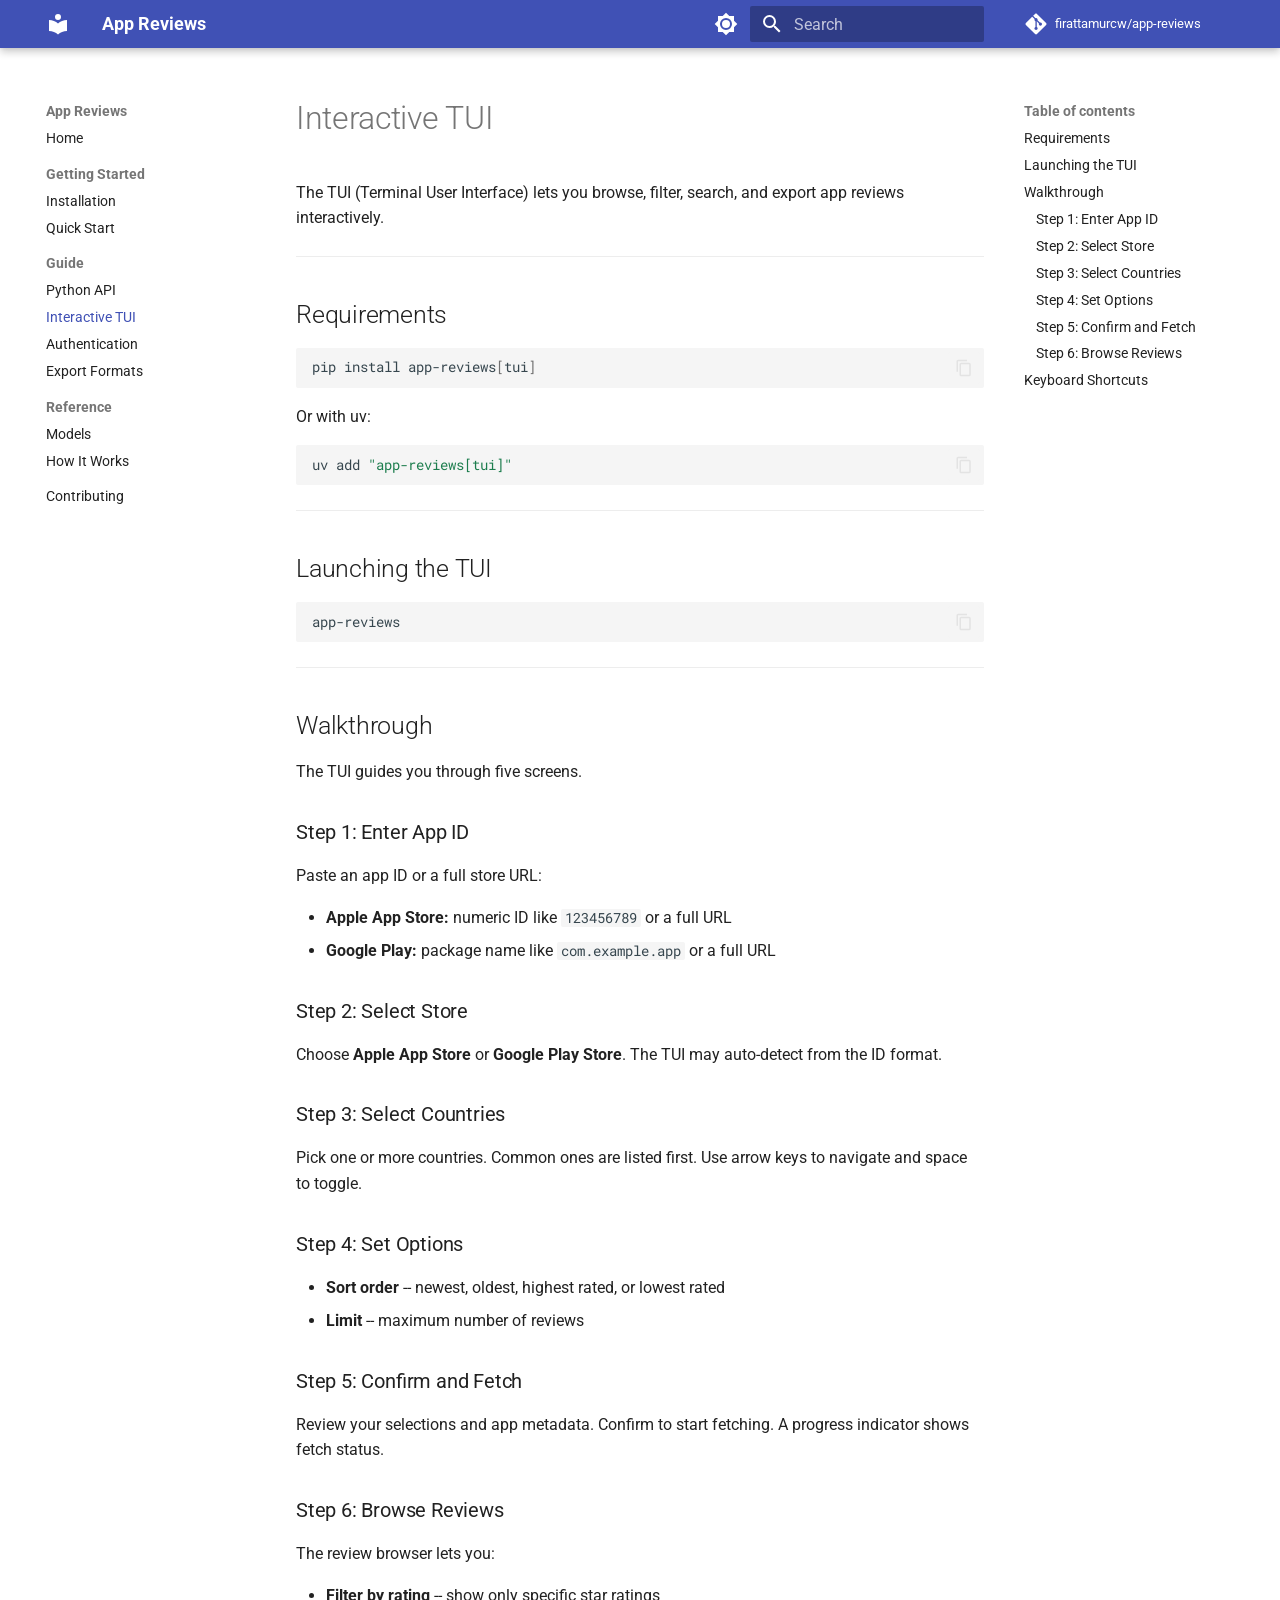
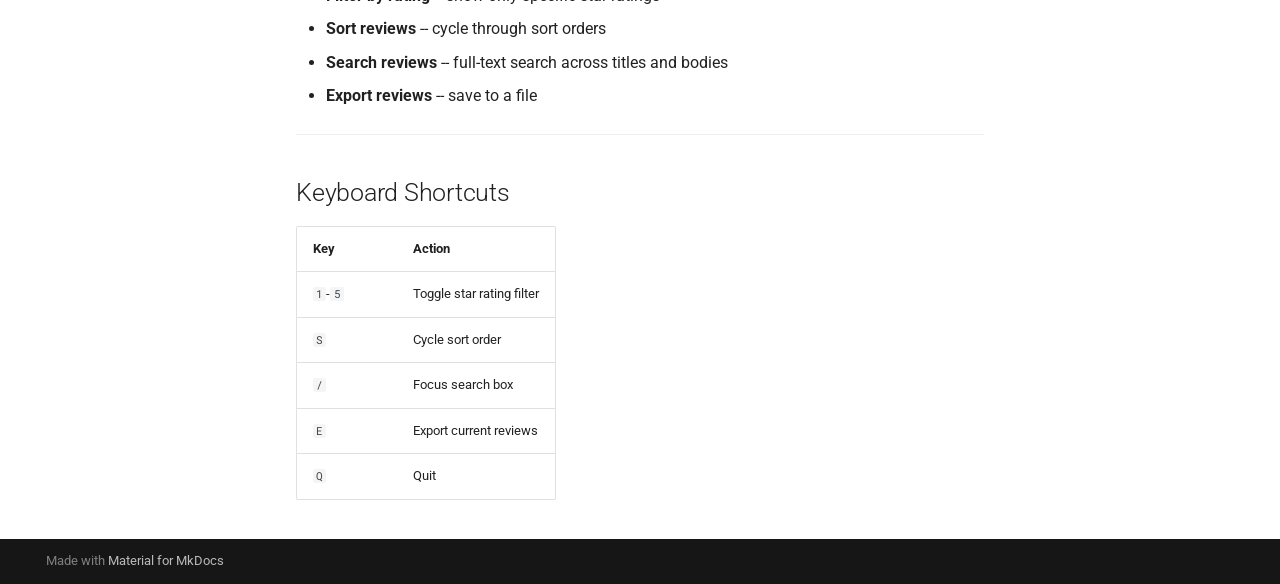
<file: guide/tui/index.html>
<!doctype html>
<html lang="en" class="no-js">
  <head>
    
      <meta charset="utf-8">
      <meta name="viewport" content="width=device-width,initial-scale=1">
      
        <meta name="description" content="Fetch app reviews from the Apple App Store and Google Play Store with Python">
      
      
      
        <link rel="canonical" href="https://firattamurcw.github.io/app-reviews/guide/tui/">
      
      
        <link rel="prev" href="../python-api/">
      
      
        <link rel="next" href="../authentication/">
      
      
        
      
      
      <link rel="icon" href="../../assets/images/favicon.png">
      <meta name="generator" content="mkdocs-1.6.1, mkdocs-material-9.7.6">
    
    
      
        <title>Interactive TUI - App Reviews</title>
      
    
    
      <link rel="stylesheet" href="../../assets/stylesheets/main.484c7ddc.min.css">
      
        
        <link rel="stylesheet" href="../../assets/stylesheets/palette.ab4e12ef.min.css">
      
      


    
    
      
    
    
      
        
        
        <link rel="preconnect" href="https://fonts.gstatic.com" crossorigin>
        <link rel="stylesheet" href="https://fonts.googleapis.com/css?family=Roboto:300,300i,400,400i,700,700i%7CRoboto+Mono:400,400i,700,700i&display=fallback">
        <style>:root{--md-text-font:"Roboto";--md-code-font:"Roboto Mono"}</style>
      
    
    
    <script>__md_scope=new URL("../..",location),__md_hash=e=>[...e].reduce(((e,_)=>(e<<5)-e+_.charCodeAt(0)),0),__md_get=(e,_=localStorage,t=__md_scope)=>JSON.parse(_.getItem(t.pathname+"."+e)),__md_set=(e,_,t=localStorage,a=__md_scope)=>{try{t.setItem(a.pathname+"."+e,JSON.stringify(_))}catch(e){}}</script>
    
      

    
    
  </head>
  
  
    
    
      
    
    
    
    
    <body dir="ltr" data-md-color-scheme="default" data-md-color-primary="indigo" data-md-color-accent="indigo">
  
    
    <input class="md-toggle" data-md-toggle="drawer" type="checkbox" id="__drawer" autocomplete="off">
    <input class="md-toggle" data-md-toggle="search" type="checkbox" id="__search" autocomplete="off">
    <label class="md-overlay" for="__drawer"></label>
    <div data-md-component="skip">
      
        
        <a href="#interactive-tui" class="md-skip">
          Skip to content
        </a>
      
    </div>
    <div data-md-component="announce">
      
    </div>
    
    
      

  

<header class="md-header md-header--shadow" data-md-component="header">
  <nav class="md-header__inner md-grid" aria-label="Header">
    <a href="../.." title="App Reviews" class="md-header__button md-logo" aria-label="App Reviews" data-md-component="logo">
      
  
  <svg xmlns="http://www.w3.org/2000/svg" viewBox="0 0 24 24"><path d="M12 8a3 3 0 0 0 3-3 3 3 0 0 0-3-3 3 3 0 0 0-3 3 3 3 0 0 0 3 3m0 3.54C9.64 9.35 6.5 8 3 8v11c3.5 0 6.64 1.35 9 3.54 2.36-2.19 5.5-3.54 9-3.54V8c-3.5 0-6.64 1.35-9 3.54"/></svg>

    </a>
    <label class="md-header__button md-icon" for="__drawer">
      
      <svg xmlns="http://www.w3.org/2000/svg" viewBox="0 0 24 24"><path d="M3 6h18v2H3zm0 5h18v2H3zm0 5h18v2H3z"/></svg>
    </label>
    <div class="md-header__title" data-md-component="header-title">
      <div class="md-header__ellipsis">
        <div class="md-header__topic">
          <span class="md-ellipsis">
            App Reviews
          </span>
        </div>
        <div class="md-header__topic" data-md-component="header-topic">
          <span class="md-ellipsis">
            
              Interactive TUI
            
          </span>
        </div>
      </div>
    </div>
    
      
        <form class="md-header__option" data-md-component="palette">
  
    
    
    
    <input class="md-option" data-md-color-media="" data-md-color-scheme="default" data-md-color-primary="indigo" data-md-color-accent="indigo"  aria-label="Switch to dark mode"  type="radio" name="__palette" id="__palette_0">
    
      <label class="md-header__button md-icon" title="Switch to dark mode" for="__palette_1" hidden>
        <svg xmlns="http://www.w3.org/2000/svg" viewBox="0 0 24 24"><path d="M12 8a4 4 0 0 0-4 4 4 4 0 0 0 4 4 4 4 0 0 0 4-4 4 4 0 0 0-4-4m0 10a6 6 0 0 1-6-6 6 6 0 0 1 6-6 6 6 0 0 1 6 6 6 6 0 0 1-6 6m8-9.31V4h-4.69L12 .69 8.69 4H4v4.69L.69 12 4 15.31V20h4.69L12 23.31 15.31 20H20v-4.69L23.31 12z"/></svg>
      </label>
    
  
    
    
    
    <input class="md-option" data-md-color-media="" data-md-color-scheme="slate" data-md-color-primary="indigo" data-md-color-accent="indigo"  aria-label="Switch to light mode"  type="radio" name="__palette" id="__palette_1">
    
      <label class="md-header__button md-icon" title="Switch to light mode" for="__palette_0" hidden>
        <svg xmlns="http://www.w3.org/2000/svg" viewBox="0 0 24 24"><path d="M12 18c-.89 0-1.74-.2-2.5-.55C11.56 16.5 13 14.42 13 12s-1.44-4.5-3.5-5.45C10.26 6.2 11.11 6 12 6a6 6 0 0 1 6 6 6 6 0 0 1-6 6m8-9.31V4h-4.69L12 .69 8.69 4H4v4.69L.69 12 4 15.31V20h4.69L12 23.31 15.31 20H20v-4.69L23.31 12z"/></svg>
      </label>
    
  
</form>
      
    
    
      <script>var palette=__md_get("__palette");if(palette&&palette.color){if("(prefers-color-scheme)"===palette.color.media){var media=matchMedia("(prefers-color-scheme: light)"),input=document.querySelector(media.matches?"[data-md-color-media='(prefers-color-scheme: light)']":"[data-md-color-media='(prefers-color-scheme: dark)']");palette.color.media=input.getAttribute("data-md-color-media"),palette.color.scheme=input.getAttribute("data-md-color-scheme"),palette.color.primary=input.getAttribute("data-md-color-primary"),palette.color.accent=input.getAttribute("data-md-color-accent")}for(var[key,value]of Object.entries(palette.color))document.body.setAttribute("data-md-color-"+key,value)}</script>
    
    
    
      
      
        <label class="md-header__button md-icon" for="__search">
          
          <svg xmlns="http://www.w3.org/2000/svg" viewBox="0 0 24 24"><path d="M9.5 3A6.5 6.5 0 0 1 16 9.5c0 1.61-.59 3.09-1.56 4.23l.27.27h.79l5 5-1.5 1.5-5-5v-.79l-.27-.27A6.52 6.52 0 0 1 9.5 16 6.5 6.5 0 0 1 3 9.5 6.5 6.5 0 0 1 9.5 3m0 2C7 5 5 7 5 9.5S7 14 9.5 14 14 12 14 9.5 12 5 9.5 5"/></svg>
        </label>
        <div class="md-search" data-md-component="search" role="dialog">
  <label class="md-search__overlay" for="__search"></label>
  <div class="md-search__inner" role="search">
    <form class="md-search__form" name="search">
      <input type="text" class="md-search__input" name="query" aria-label="Search" placeholder="Search" autocapitalize="off" autocorrect="off" autocomplete="off" spellcheck="false" data-md-component="search-query" required>
      <label class="md-search__icon md-icon" for="__search">
        
        <svg xmlns="http://www.w3.org/2000/svg" viewBox="0 0 24 24"><path d="M9.5 3A6.5 6.5 0 0 1 16 9.5c0 1.61-.59 3.09-1.56 4.23l.27.27h.79l5 5-1.5 1.5-5-5v-.79l-.27-.27A6.52 6.52 0 0 1 9.5 16 6.5 6.5 0 0 1 3 9.5 6.5 6.5 0 0 1 9.5 3m0 2C7 5 5 7 5 9.5S7 14 9.5 14 14 12 14 9.5 12 5 9.5 5"/></svg>
        
        <svg xmlns="http://www.w3.org/2000/svg" viewBox="0 0 24 24"><path d="M20 11v2H8l5.5 5.5-1.42 1.42L4.16 12l7.92-7.92L13.5 5.5 8 11z"/></svg>
      </label>
      <nav class="md-search__options" aria-label="Search">
        
        <button type="reset" class="md-search__icon md-icon" title="Clear" aria-label="Clear" tabindex="-1">
          
          <svg xmlns="http://www.w3.org/2000/svg" viewBox="0 0 24 24"><path d="M19 6.41 17.59 5 12 10.59 6.41 5 5 6.41 10.59 12 5 17.59 6.41 19 12 13.41 17.59 19 19 17.59 13.41 12z"/></svg>
        </button>
      </nav>
      
        <div class="md-search__suggest" data-md-component="search-suggest"></div>
      
    </form>
    <div class="md-search__output">
      <div class="md-search__scrollwrap" tabindex="0" data-md-scrollfix>
        <div class="md-search-result" data-md-component="search-result">
          <div class="md-search-result__meta">
            Initializing search
          </div>
          <ol class="md-search-result__list" role="presentation"></ol>
        </div>
      </div>
    </div>
  </div>
</div>
      
    
    
      <div class="md-header__source">
        <a href="https://github.com/firattamurcw/app-reviews" title="Go to repository" class="md-source" data-md-component="source">
  <div class="md-source__icon md-icon">
    
    <svg xmlns="http://www.w3.org/2000/svg" viewBox="0 0 448 512"><!--! Font Awesome Free 7.1.0 by @fontawesome - https://fontawesome.com License - https://fontawesome.com/license/free (Icons: CC BY 4.0, Fonts: SIL OFL 1.1, Code: MIT License) Copyright 2025 Fonticons, Inc.--><path d="M439.6 236.1 244 40.5c-5.4-5.5-12.8-8.5-20.4-8.5s-15 3-20.4 8.4L162.5 81l51.5 51.5c27.1-9.1 52.7 16.8 43.4 43.7l49.7 49.7c34.2-11.8 61.2 31 35.5 56.7-26.5 26.5-70.2-2.9-56-37.3L240.3 199v121.9c25.3 12.5 22.3 41.8 9.1 55-6.4 6.4-15.2 10.1-24.3 10.1s-17.8-3.6-24.3-10.1c-17.6-17.6-11.1-46.9 11.2-56v-123c-20.8-8.5-24.6-30.7-18.6-45L142.6 101 8.5 235.1C3 240.6 0 247.9 0 255.5s3 15 8.5 20.4l195.6 195.7c5.4 5.4 12.7 8.4 20.4 8.4s15-3 20.4-8.4l194.7-194.7c5.4-5.4 8.4-12.8 8.4-20.4s-3-15-8.4-20.4"/></svg>
  </div>
  <div class="md-source__repository">
    firattamurcw/app-reviews
  </div>
</a>
      </div>
    
  </nav>
  
</header>
    
    <div class="md-container" data-md-component="container">
      
      
        
          
        
      
      <main class="md-main" data-md-component="main">
        <div class="md-main__inner md-grid">
          
            
              
              <div class="md-sidebar md-sidebar--primary" data-md-component="sidebar" data-md-type="navigation" >
                <div class="md-sidebar__scrollwrap">
                  <div class="md-sidebar__inner">
                    



<nav class="md-nav md-nav--primary" aria-label="Navigation" data-md-level="0">
  <label class="md-nav__title" for="__drawer">
    <a href="../.." title="App Reviews" class="md-nav__button md-logo" aria-label="App Reviews" data-md-component="logo">
      
  
  <svg xmlns="http://www.w3.org/2000/svg" viewBox="0 0 24 24"><path d="M12 8a3 3 0 0 0 3-3 3 3 0 0 0-3-3 3 3 0 0 0-3 3 3 3 0 0 0 3 3m0 3.54C9.64 9.35 6.5 8 3 8v11c3.5 0 6.64 1.35 9 3.54 2.36-2.19 5.5-3.54 9-3.54V8c-3.5 0-6.64 1.35-9 3.54"/></svg>

    </a>
    App Reviews
  </label>
  
    <div class="md-nav__source">
      <a href="https://github.com/firattamurcw/app-reviews" title="Go to repository" class="md-source" data-md-component="source">
  <div class="md-source__icon md-icon">
    
    <svg xmlns="http://www.w3.org/2000/svg" viewBox="0 0 448 512"><!--! Font Awesome Free 7.1.0 by @fontawesome - https://fontawesome.com License - https://fontawesome.com/license/free (Icons: CC BY 4.0, Fonts: SIL OFL 1.1, Code: MIT License) Copyright 2025 Fonticons, Inc.--><path d="M439.6 236.1 244 40.5c-5.4-5.5-12.8-8.5-20.4-8.5s-15 3-20.4 8.4L162.5 81l51.5 51.5c27.1-9.1 52.7 16.8 43.4 43.7l49.7 49.7c34.2-11.8 61.2 31 35.5 56.7-26.5 26.5-70.2-2.9-56-37.3L240.3 199v121.9c25.3 12.5 22.3 41.8 9.1 55-6.4 6.4-15.2 10.1-24.3 10.1s-17.8-3.6-24.3-10.1c-17.6-17.6-11.1-46.9 11.2-56v-123c-20.8-8.5-24.6-30.7-18.6-45L142.6 101 8.5 235.1C3 240.6 0 247.9 0 255.5s3 15 8.5 20.4l195.6 195.7c5.4 5.4 12.7 8.4 20.4 8.4s15-3 20.4-8.4l194.7-194.7c5.4-5.4 8.4-12.8 8.4-20.4s-3-15-8.4-20.4"/></svg>
  </div>
  <div class="md-source__repository">
    firattamurcw/app-reviews
  </div>
</a>
    </div>
  
  <ul class="md-nav__list" data-md-scrollfix>
    
      
      
  
  
  
  
    <li class="md-nav__item">
      <a href="../.." class="md-nav__link">
        
  
  
  <span class="md-ellipsis">
    
  
    Home
  

    
  </span>
  
  

      </a>
    </li>
  

    
      
      
  
  
  
  
    
    
    
    
      
        
        
      
    
    
    <li class="md-nav__item md-nav__item--section md-nav__item--nested">
      
        
        
          
        
        <input class="md-nav__toggle md-toggle md-toggle--indeterminate" type="checkbox" id="__nav_2" >
        
          
          <label class="md-nav__link" for="__nav_2" id="__nav_2_label" tabindex="">
            
  
  
  <span class="md-ellipsis">
    
  
    Getting Started
  

    
  </span>
  
  

            <span class="md-nav__icon md-icon"></span>
          </label>
        
        <nav class="md-nav" data-md-level="1" aria-labelledby="__nav_2_label" aria-expanded="false">
          <label class="md-nav__title" for="__nav_2">
            <span class="md-nav__icon md-icon"></span>
            
  
    Getting Started
  

          </label>
          <ul class="md-nav__list" data-md-scrollfix>
            
              
                
  
  
  
  
    <li class="md-nav__item">
      <a href="../../getting-started/installation/" class="md-nav__link">
        
  
  
  <span class="md-ellipsis">
    
  
    Installation
  

    
  </span>
  
  

      </a>
    </li>
  

              
            
              
                
  
  
  
  
    <li class="md-nav__item">
      <a href="../../getting-started/quickstart/" class="md-nav__link">
        
  
  
  <span class="md-ellipsis">
    
  
    Quick Start
  

    
  </span>
  
  

      </a>
    </li>
  

              
            
          </ul>
        </nav>
      
    </li>
  

    
      
      
  
  
    
  
  
  
    
    
    
    
      
        
        
      
    
    
    <li class="md-nav__item md-nav__item--active md-nav__item--section md-nav__item--nested">
      
        
        
        <input class="md-nav__toggle md-toggle " type="checkbox" id="__nav_3" checked>
        
          
          <label class="md-nav__link" for="__nav_3" id="__nav_3_label" tabindex="">
            
  
  
  <span class="md-ellipsis">
    
  
    Guide
  

    
  </span>
  
  

            <span class="md-nav__icon md-icon"></span>
          </label>
        
        <nav class="md-nav" data-md-level="1" aria-labelledby="__nav_3_label" aria-expanded="true">
          <label class="md-nav__title" for="__nav_3">
            <span class="md-nav__icon md-icon"></span>
            
  
    Guide
  

          </label>
          <ul class="md-nav__list" data-md-scrollfix>
            
              
                
  
  
  
  
    <li class="md-nav__item">
      <a href="../python-api/" class="md-nav__link">
        
  
  
  <span class="md-ellipsis">
    
  
    Python API
  

    
  </span>
  
  

      </a>
    </li>
  

              
            
              
                
  
  
    
  
  
  
    <li class="md-nav__item md-nav__item--active">
      
      <input class="md-nav__toggle md-toggle" type="checkbox" id="__toc">
      
      
        
      
      
        <label class="md-nav__link md-nav__link--active" for="__toc">
          
  
  
  <span class="md-ellipsis">
    
  
    Interactive TUI
  

    
  </span>
  
  

          <span class="md-nav__icon md-icon"></span>
        </label>
      
      <a href="./" class="md-nav__link md-nav__link--active">
        
  
  
  <span class="md-ellipsis">
    
  
    Interactive TUI
  

    
  </span>
  
  

      </a>
      
        

<nav class="md-nav md-nav--secondary" aria-label="Table of contents">
  
  
  
    
  
  
    <label class="md-nav__title" for="__toc">
      <span class="md-nav__icon md-icon"></span>
      Table of contents
    </label>
    <ul class="md-nav__list" data-md-component="toc" data-md-scrollfix>
      
        <li class="md-nav__item">
  <a href="#requirements" class="md-nav__link">
    <span class="md-ellipsis">
      
        Requirements
      
    </span>
  </a>
  
</li>
      
        <li class="md-nav__item">
  <a href="#launching-the-tui" class="md-nav__link">
    <span class="md-ellipsis">
      
        Launching the TUI
      
    </span>
  </a>
  
</li>
      
        <li class="md-nav__item">
  <a href="#walkthrough" class="md-nav__link">
    <span class="md-ellipsis">
      
        Walkthrough
      
    </span>
  </a>
  
    <nav class="md-nav" aria-label="Walkthrough">
      <ul class="md-nav__list">
        
          <li class="md-nav__item">
  <a href="#step-1-enter-app-id" class="md-nav__link">
    <span class="md-ellipsis">
      
        Step 1: Enter App ID
      
    </span>
  </a>
  
</li>
        
          <li class="md-nav__item">
  <a href="#step-2-select-store" class="md-nav__link">
    <span class="md-ellipsis">
      
        Step 2: Select Store
      
    </span>
  </a>
  
</li>
        
          <li class="md-nav__item">
  <a href="#step-3-select-countries" class="md-nav__link">
    <span class="md-ellipsis">
      
        Step 3: Select Countries
      
    </span>
  </a>
  
</li>
        
          <li class="md-nav__item">
  <a href="#step-4-set-options" class="md-nav__link">
    <span class="md-ellipsis">
      
        Step 4: Set Options
      
    </span>
  </a>
  
</li>
        
          <li class="md-nav__item">
  <a href="#step-5-confirm-and-fetch" class="md-nav__link">
    <span class="md-ellipsis">
      
        Step 5: Confirm and Fetch
      
    </span>
  </a>
  
</li>
        
          <li class="md-nav__item">
  <a href="#step-6-browse-reviews" class="md-nav__link">
    <span class="md-ellipsis">
      
        Step 6: Browse Reviews
      
    </span>
  </a>
  
</li>
        
      </ul>
    </nav>
  
</li>
      
        <li class="md-nav__item">
  <a href="#keyboard-shortcuts" class="md-nav__link">
    <span class="md-ellipsis">
      
        Keyboard Shortcuts
      
    </span>
  </a>
  
</li>
      
    </ul>
  
</nav>
      
    </li>
  

              
            
              
                
  
  
  
  
    <li class="md-nav__item">
      <a href="../authentication/" class="md-nav__link">
        
  
  
  <span class="md-ellipsis">
    
  
    Authentication
  

    
  </span>
  
  

      </a>
    </li>
  

              
            
              
                
  
  
  
  
    <li class="md-nav__item">
      <a href="../export/" class="md-nav__link">
        
  
  
  <span class="md-ellipsis">
    
  
    Export Formats
  

    
  </span>
  
  

      </a>
    </li>
  

              
            
          </ul>
        </nav>
      
    </li>
  

    
      
      
  
  
  
  
    
    
    
    
      
        
        
      
    
    
    <li class="md-nav__item md-nav__item--section md-nav__item--nested">
      
        
        
          
        
        <input class="md-nav__toggle md-toggle md-toggle--indeterminate" type="checkbox" id="__nav_4" >
        
          
          <label class="md-nav__link" for="__nav_4" id="__nav_4_label" tabindex="">
            
  
  
  <span class="md-ellipsis">
    
  
    Reference
  

    
  </span>
  
  

            <span class="md-nav__icon md-icon"></span>
          </label>
        
        <nav class="md-nav" data-md-level="1" aria-labelledby="__nav_4_label" aria-expanded="false">
          <label class="md-nav__title" for="__nav_4">
            <span class="md-nav__icon md-icon"></span>
            
  
    Reference
  

          </label>
          <ul class="md-nav__list" data-md-scrollfix>
            
              
                
  
  
  
  
    <li class="md-nav__item">
      <a href="../../reference/models/" class="md-nav__link">
        
  
  
  <span class="md-ellipsis">
    
  
    Models
  

    
  </span>
  
  

      </a>
    </li>
  

              
            
              
                
  
  
  
  
    <li class="md-nav__item">
      <a href="../../reference/how-it-works/" class="md-nav__link">
        
  
  
  <span class="md-ellipsis">
    
  
    How It Works
  

    
  </span>
  
  

      </a>
    </li>
  

              
            
          </ul>
        </nav>
      
    </li>
  

    
      
      
  
  
  
  
    <li class="md-nav__item">
      <a href="../../contributing/" class="md-nav__link">
        
  
  
  <span class="md-ellipsis">
    
  
    Contributing
  

    
  </span>
  
  

      </a>
    </li>
  

    
  </ul>
</nav>
                  </div>
                </div>
              </div>
            
            
              
              <div class="md-sidebar md-sidebar--secondary" data-md-component="sidebar" data-md-type="toc" >
                <div class="md-sidebar__scrollwrap">
                  <div class="md-sidebar__inner">
                    

<nav class="md-nav md-nav--secondary" aria-label="Table of contents">
  
  
  
    
  
  
    <label class="md-nav__title" for="__toc">
      <span class="md-nav__icon md-icon"></span>
      Table of contents
    </label>
    <ul class="md-nav__list" data-md-component="toc" data-md-scrollfix>
      
        <li class="md-nav__item">
  <a href="#requirements" class="md-nav__link">
    <span class="md-ellipsis">
      
        Requirements
      
    </span>
  </a>
  
</li>
      
        <li class="md-nav__item">
  <a href="#launching-the-tui" class="md-nav__link">
    <span class="md-ellipsis">
      
        Launching the TUI
      
    </span>
  </a>
  
</li>
      
        <li class="md-nav__item">
  <a href="#walkthrough" class="md-nav__link">
    <span class="md-ellipsis">
      
        Walkthrough
      
    </span>
  </a>
  
    <nav class="md-nav" aria-label="Walkthrough">
      <ul class="md-nav__list">
        
          <li class="md-nav__item">
  <a href="#step-1-enter-app-id" class="md-nav__link">
    <span class="md-ellipsis">
      
        Step 1: Enter App ID
      
    </span>
  </a>
  
</li>
        
          <li class="md-nav__item">
  <a href="#step-2-select-store" class="md-nav__link">
    <span class="md-ellipsis">
      
        Step 2: Select Store
      
    </span>
  </a>
  
</li>
        
          <li class="md-nav__item">
  <a href="#step-3-select-countries" class="md-nav__link">
    <span class="md-ellipsis">
      
        Step 3: Select Countries
      
    </span>
  </a>
  
</li>
        
          <li class="md-nav__item">
  <a href="#step-4-set-options" class="md-nav__link">
    <span class="md-ellipsis">
      
        Step 4: Set Options
      
    </span>
  </a>
  
</li>
        
          <li class="md-nav__item">
  <a href="#step-5-confirm-and-fetch" class="md-nav__link">
    <span class="md-ellipsis">
      
        Step 5: Confirm and Fetch
      
    </span>
  </a>
  
</li>
        
          <li class="md-nav__item">
  <a href="#step-6-browse-reviews" class="md-nav__link">
    <span class="md-ellipsis">
      
        Step 6: Browse Reviews
      
    </span>
  </a>
  
</li>
        
      </ul>
    </nav>
  
</li>
      
        <li class="md-nav__item">
  <a href="#keyboard-shortcuts" class="md-nav__link">
    <span class="md-ellipsis">
      
        Keyboard Shortcuts
      
    </span>
  </a>
  
</li>
      
    </ul>
  
</nav>
                  </div>
                </div>
              </div>
            
          
          
            <div class="md-content" data-md-component="content">
              
              <article class="md-content__inner md-typeset">
                
                  


  
  


<h1 id="interactive-tui">Interactive TUI</h1>
<p>The TUI (Terminal User Interface) lets you browse, filter, search, and export app reviews interactively.</p>
<hr />
<h2 id="requirements">Requirements</h2>
<div class="highlight"><pre><span></span><code><a id="__codelineno-0-1" name="__codelineno-0-1" href="#__codelineno-0-1"></a>pip<span class="w"> </span>install<span class="w"> </span>app-reviews<span class="o">[</span>tui<span class="o">]</span>
</code></pre></div>
<p>Or with uv:</p>
<div class="highlight"><pre><span></span><code><a id="__codelineno-1-1" name="__codelineno-1-1" href="#__codelineno-1-1"></a>uv<span class="w"> </span>add<span class="w"> </span><span class="s2">&quot;app-reviews[tui]&quot;</span>
</code></pre></div>
<hr />
<h2 id="launching-the-tui">Launching the TUI</h2>
<div class="highlight"><pre><span></span><code><a id="__codelineno-2-1" name="__codelineno-2-1" href="#__codelineno-2-1"></a>app-reviews
</code></pre></div>
<hr />
<h2 id="walkthrough">Walkthrough</h2>
<p>The TUI guides you through five screens.</p>
<h3 id="step-1-enter-app-id">Step 1: Enter App ID</h3>
<p>Paste an app ID or a full store URL:</p>
<ul>
<li><strong>Apple App Store:</strong> numeric ID like <code>123456789</code> or a full URL</li>
<li><strong>Google Play:</strong> package name like <code>com.example.app</code> or a full URL</li>
</ul>
<h3 id="step-2-select-store">Step 2: Select Store</h3>
<p>Choose <strong>Apple App Store</strong> or <strong>Google Play Store</strong>. The TUI may auto-detect from the ID format.</p>
<h3 id="step-3-select-countries">Step 3: Select Countries</h3>
<p>Pick one or more countries. Common ones are listed first. Use arrow keys to navigate and space to toggle.</p>
<h3 id="step-4-set-options">Step 4: Set Options</h3>
<ul>
<li><strong>Sort order</strong> -- newest, oldest, highest rated, or lowest rated</li>
<li><strong>Limit</strong> -- maximum number of reviews</li>
</ul>
<h3 id="step-5-confirm-and-fetch">Step 5: Confirm and Fetch</h3>
<p>Review your selections and app metadata. Confirm to start fetching. A progress indicator shows fetch status.</p>
<h3 id="step-6-browse-reviews">Step 6: Browse Reviews</h3>
<p>The review browser lets you:</p>
<ul>
<li><strong>Filter by rating</strong> -- show only specific star ratings</li>
<li><strong>Sort reviews</strong> -- cycle through sort orders</li>
<li><strong>Search reviews</strong> -- full-text search across titles and bodies</li>
<li><strong>Export reviews</strong> -- save to a file</li>
</ul>
<hr />
<h2 id="keyboard-shortcuts">Keyboard Shortcuts</h2>
<table>
<thead>
<tr>
<th>Key</th>
<th>Action</th>
</tr>
</thead>
<tbody>
<tr>
<td><code>1</code>-<code>5</code></td>
<td>Toggle star rating filter</td>
</tr>
<tr>
<td><code>S</code></td>
<td>Cycle sort order</td>
</tr>
<tr>
<td><code>/</code></td>
<td>Focus search box</td>
</tr>
<tr>
<td><code>E</code></td>
<td>Export current reviews</td>
</tr>
<tr>
<td><code>Q</code></td>
<td>Quit</td>
</tr>
</tbody>
</table>












                
              </article>
            </div>
          
          
  <script>var tabs=__md_get("__tabs");if(Array.isArray(tabs))e:for(var set of document.querySelectorAll(".tabbed-set")){var labels=set.querySelector(".tabbed-labels");for(var tab of tabs)for(var label of labels.getElementsByTagName("label"))if(label.innerText.trim()===tab){var input=document.getElementById(label.htmlFor);input.checked=!0;continue e}}</script>

<script>var target=document.getElementById(location.hash.slice(1));target&&target.name&&(target.checked=target.name.startsWith("__tabbed_"))</script>
        </div>
        
          <button type="button" class="md-top md-icon" data-md-component="top" hidden>
  
  <svg xmlns="http://www.w3.org/2000/svg" viewBox="0 0 24 24"><path d="M13 20h-2V8l-5.5 5.5-1.42-1.42L12 4.16l7.92 7.92-1.42 1.42L13 8z"/></svg>
  Back to top
</button>
        
      </main>
      
        <footer class="md-footer">
  
  <div class="md-footer-meta md-typeset">
    <div class="md-footer-meta__inner md-grid">
      <div class="md-copyright">
  
  
    Made with
    <a href="https://squidfunk.github.io/mkdocs-material/" target="_blank" rel="noopener">
      Material for MkDocs
    </a>
  
</div>
      
    </div>
  </div>
</footer>
      
    </div>
    <div class="md-dialog" data-md-component="dialog">
      <div class="md-dialog__inner md-typeset"></div>
    </div>
    
    
    
      
      
      <script id="__config" type="application/json">{"annotate": null, "base": "../..", "features": ["navigation.sections", "navigation.expand", "navigation.top", "search.suggest", "search.highlight", "content.code.copy", "content.tabs.link"], "search": "../../assets/javascripts/workers/search.2c215733.min.js", "tags": null, "translations": {"clipboard.copied": "Copied to clipboard", "clipboard.copy": "Copy to clipboard", "search.result.more.one": "1 more on this page", "search.result.more.other": "# more on this page", "search.result.none": "No matching documents", "search.result.one": "1 matching document", "search.result.other": "# matching documents", "search.result.placeholder": "Type to start searching", "search.result.term.missing": "Missing", "select.version": "Select version"}, "version": null}</script>
    
    
      <script src="../../assets/javascripts/bundle.79ae519e.min.js"></script>
      
    
  </body>
</html>
</file>
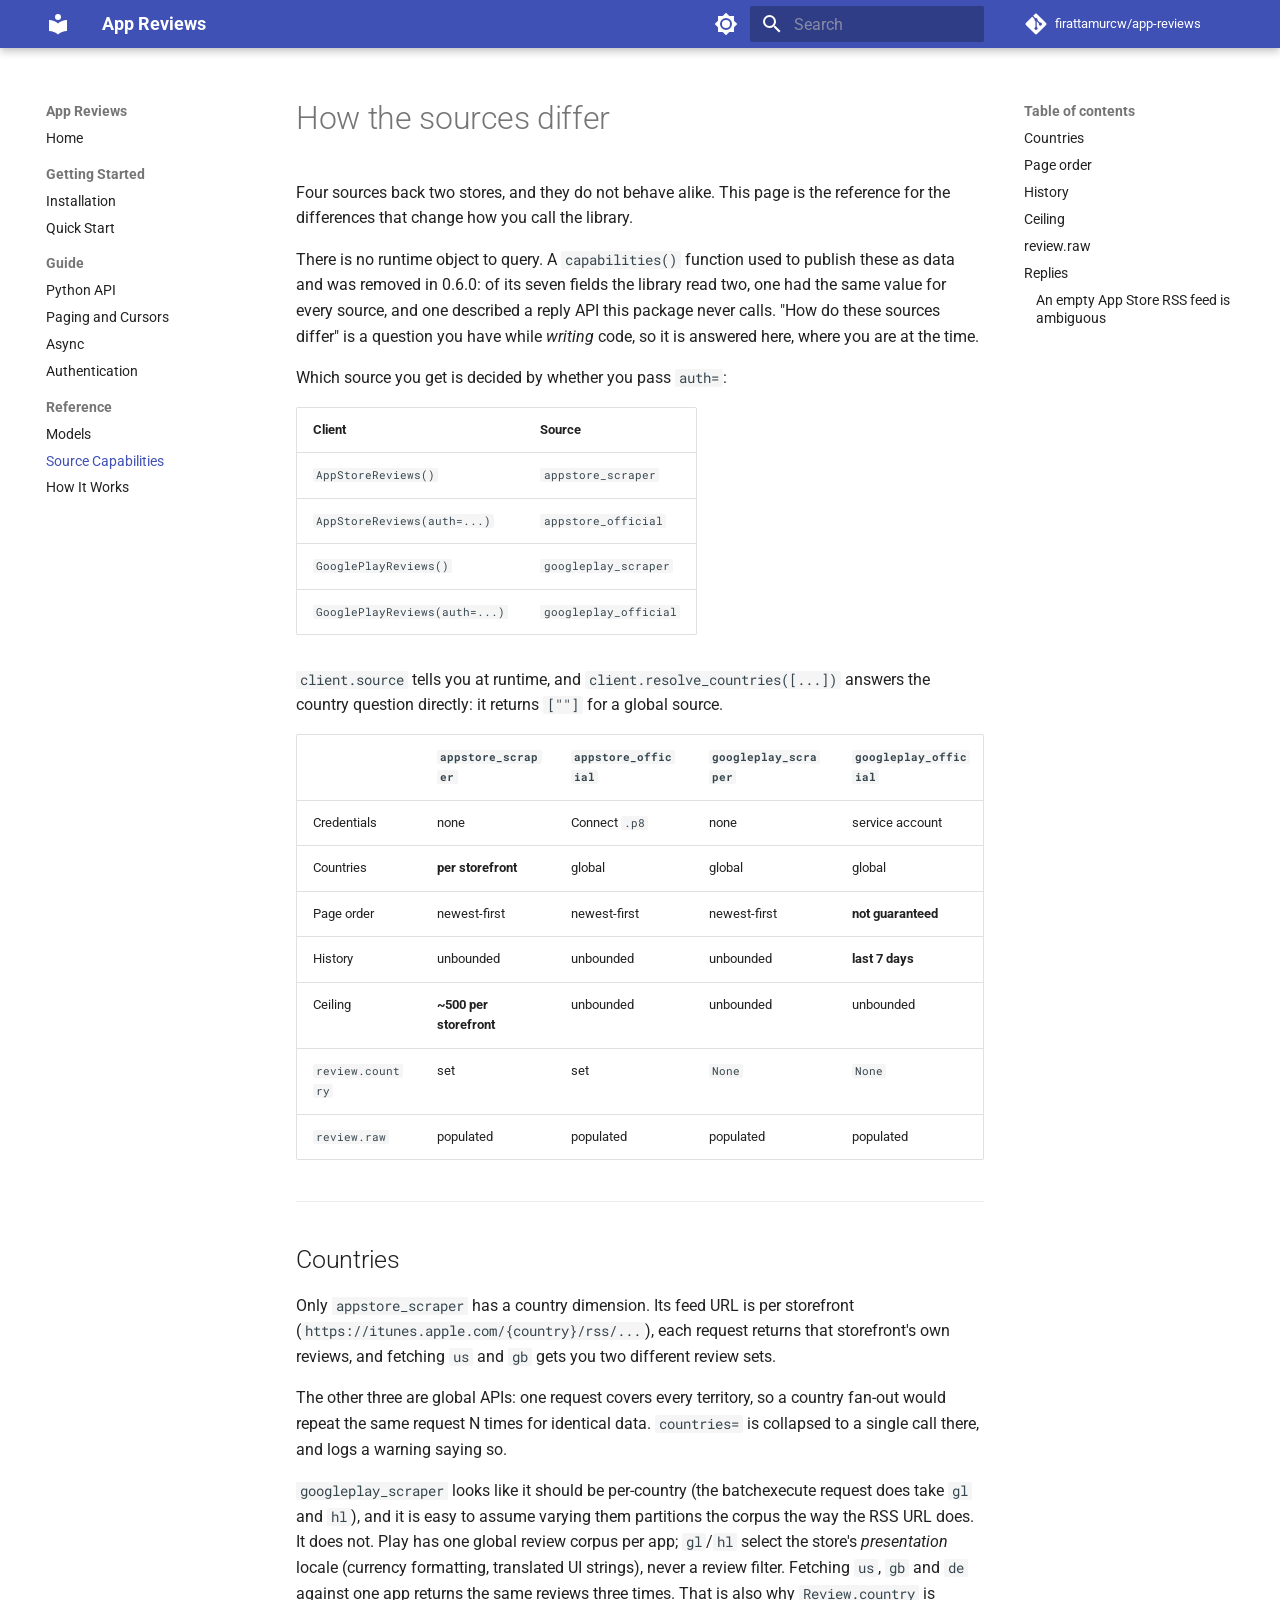
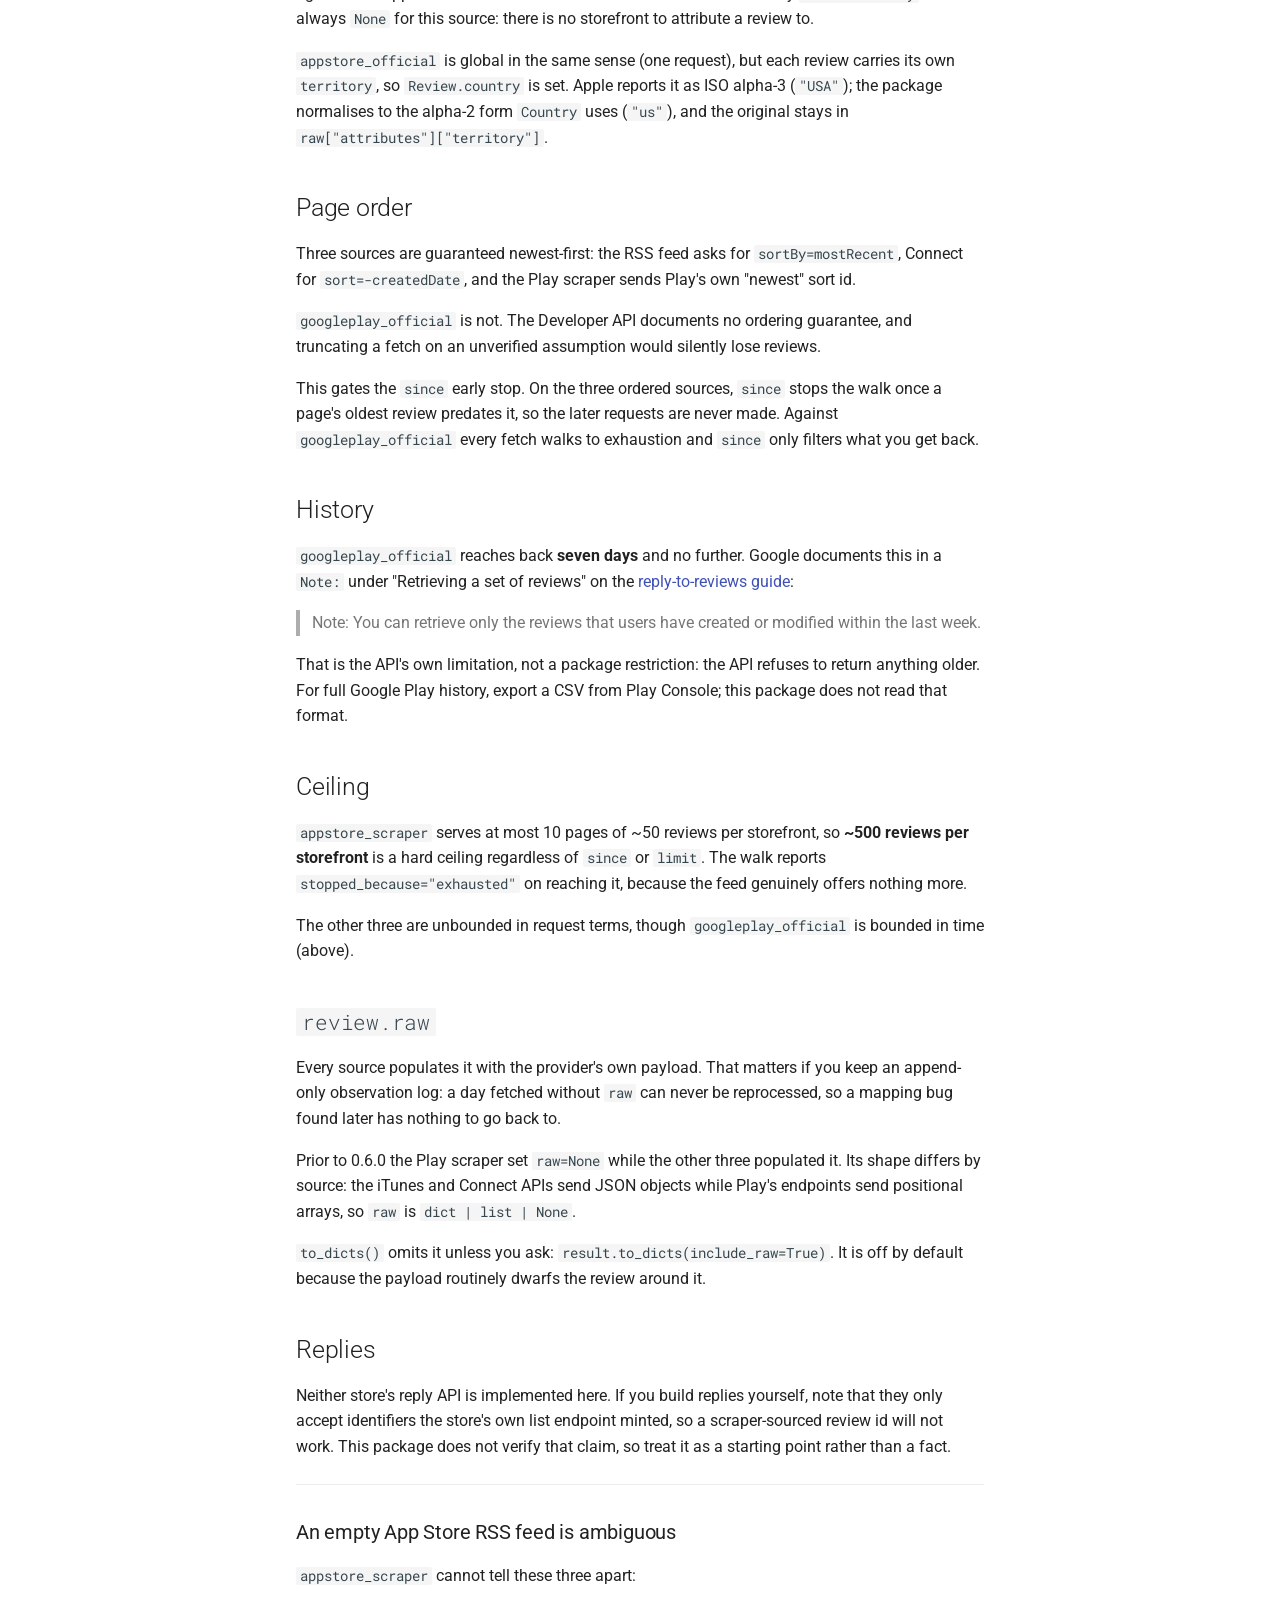
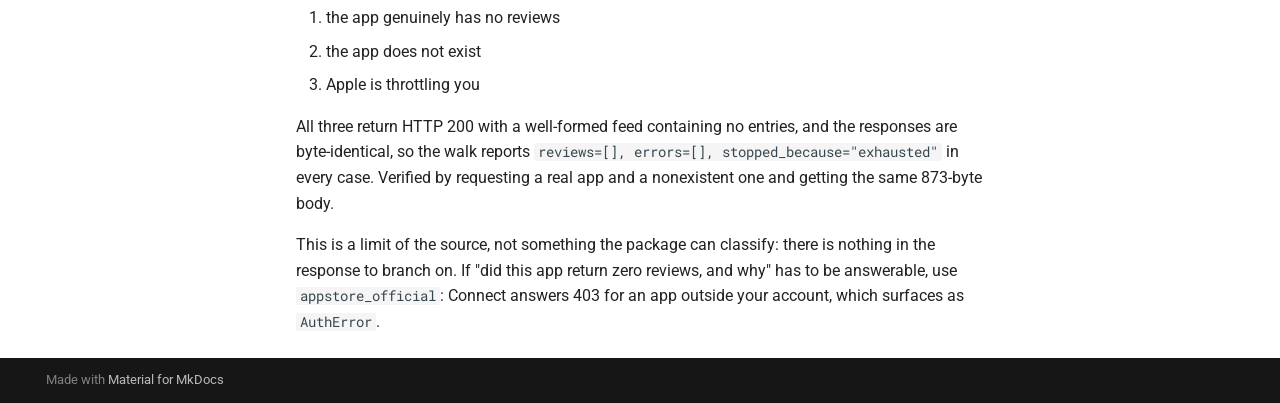
<file: reference/capabilities/index.html>
<!doctype html>
<html lang="en" class="no-js">
  <head>
    
      <meta charset="utf-8">
      <meta name="viewport" content="width=device-width,initial-scale=1">
      
        <meta name="description" content="Fetch app reviews from the Apple App Store and Google Play Store with Python">
      
      
      
        <link rel="canonical" href="https://firattamurcw.github.io/app-reviews/reference/capabilities/">
      
      
        <link rel="prev" href="../models/">
      
      
        <link rel="next" href="../how-it-works/">
      
      
        
      
      
      <link rel="icon" href="../../assets/images/favicon.png">
      <meta name="generator" content="mkdocs-1.6.1, mkdocs-material-9.7.6">
    
    
      
        <title>Source Capabilities - App Reviews</title>
      
    
    
      <link rel="stylesheet" href="../../assets/stylesheets/main.484c7ddc.min.css">
      
        
        <link rel="stylesheet" href="../../assets/stylesheets/palette.ab4e12ef.min.css">
      
      


    
    
      
    
    
      
        
        
        <link rel="preconnect" href="https://fonts.gstatic.com" crossorigin>
        <link rel="stylesheet" href="https://fonts.googleapis.com/css?family=Roboto:300,300i,400,400i,700,700i%7CRoboto+Mono:400,400i,700,700i&display=fallback">
        <style>:root{--md-text-font:"Roboto";--md-code-font:"Roboto Mono"}</style>
      
    
    
    <script>__md_scope=new URL("../..",location),__md_hash=e=>[...e].reduce(((e,_)=>(e<<5)-e+_.charCodeAt(0)),0),__md_get=(e,_=localStorage,t=__md_scope)=>JSON.parse(_.getItem(t.pathname+"."+e)),__md_set=(e,_,t=localStorage,a=__md_scope)=>{try{t.setItem(a.pathname+"."+e,JSON.stringify(_))}catch(e){}}</script>
    
      

    
    
  </head>
  
  
    
    
      
    
    
    
    
    <body dir="ltr" data-md-color-scheme="default" data-md-color-primary="indigo" data-md-color-accent="indigo">
  
    
    <input class="md-toggle" data-md-toggle="drawer" type="checkbox" id="__drawer" autocomplete="off">
    <input class="md-toggle" data-md-toggle="search" type="checkbox" id="__search" autocomplete="off">
    <label class="md-overlay" for="__drawer"></label>
    <div data-md-component="skip">
      
        
        <a href="#how-the-sources-differ" class="md-skip">
          Skip to content
        </a>
      
    </div>
    <div data-md-component="announce">
      
    </div>
    
    
      

  

<header class="md-header md-header--shadow" data-md-component="header">
  <nav class="md-header__inner md-grid" aria-label="Header">
    <a href="../.." title="App Reviews" class="md-header__button md-logo" aria-label="App Reviews" data-md-component="logo">
      
  
  <svg xmlns="http://www.w3.org/2000/svg" viewBox="0 0 24 24"><path d="M12 8a3 3 0 0 0 3-3 3 3 0 0 0-3-3 3 3 0 0 0-3 3 3 3 0 0 0 3 3m0 3.54C9.64 9.35 6.5 8 3 8v11c3.5 0 6.64 1.35 9 3.54 2.36-2.19 5.5-3.54 9-3.54V8c-3.5 0-6.64 1.35-9 3.54"/></svg>

    </a>
    <label class="md-header__button md-icon" for="__drawer">
      
      <svg xmlns="http://www.w3.org/2000/svg" viewBox="0 0 24 24"><path d="M3 6h18v2H3zm0 5h18v2H3zm0 5h18v2H3z"/></svg>
    </label>
    <div class="md-header__title" data-md-component="header-title">
      <div class="md-header__ellipsis">
        <div class="md-header__topic">
          <span class="md-ellipsis">
            App Reviews
          </span>
        </div>
        <div class="md-header__topic" data-md-component="header-topic">
          <span class="md-ellipsis">
            
              Source Capabilities
            
          </span>
        </div>
      </div>
    </div>
    
      
        <form class="md-header__option" data-md-component="palette">
  
    
    
    
    <input class="md-option" data-md-color-media="" data-md-color-scheme="default" data-md-color-primary="indigo" data-md-color-accent="indigo"  aria-label="Switch to dark mode"  type="radio" name="__palette" id="__palette_0">
    
      <label class="md-header__button md-icon" title="Switch to dark mode" for="__palette_1" hidden>
        <svg xmlns="http://www.w3.org/2000/svg" viewBox="0 0 24 24"><path d="M12 8a4 4 0 0 0-4 4 4 4 0 0 0 4 4 4 4 0 0 0 4-4 4 4 0 0 0-4-4m0 10a6 6 0 0 1-6-6 6 6 0 0 1 6-6 6 6 0 0 1 6 6 6 6 0 0 1-6 6m8-9.31V4h-4.69L12 .69 8.69 4H4v4.69L.69 12 4 15.31V20h4.69L12 23.31 15.31 20H20v-4.69L23.31 12z"/></svg>
      </label>
    
  
    
    
    
    <input class="md-option" data-md-color-media="" data-md-color-scheme="slate" data-md-color-primary="indigo" data-md-color-accent="indigo"  aria-label="Switch to light mode"  type="radio" name="__palette" id="__palette_1">
    
      <label class="md-header__button md-icon" title="Switch to light mode" for="__palette_0" hidden>
        <svg xmlns="http://www.w3.org/2000/svg" viewBox="0 0 24 24"><path d="M12 18c-.89 0-1.74-.2-2.5-.55C11.56 16.5 13 14.42 13 12s-1.44-4.5-3.5-5.45C10.26 6.2 11.11 6 12 6a6 6 0 0 1 6 6 6 6 0 0 1-6 6m8-9.31V4h-4.69L12 .69 8.69 4H4v4.69L.69 12 4 15.31V20h4.69L12 23.31 15.31 20H20v-4.69L23.31 12z"/></svg>
      </label>
    
  
</form>
      
    
    
      <script>var palette=__md_get("__palette");if(palette&&palette.color){if("(prefers-color-scheme)"===palette.color.media){var media=matchMedia("(prefers-color-scheme: light)"),input=document.querySelector(media.matches?"[data-md-color-media='(prefers-color-scheme: light)']":"[data-md-color-media='(prefers-color-scheme: dark)']");palette.color.media=input.getAttribute("data-md-color-media"),palette.color.scheme=input.getAttribute("data-md-color-scheme"),palette.color.primary=input.getAttribute("data-md-color-primary"),palette.color.accent=input.getAttribute("data-md-color-accent")}for(var[key,value]of Object.entries(palette.color))document.body.setAttribute("data-md-color-"+key,value)}</script>
    
    
    
      
      
        <label class="md-header__button md-icon" for="__search">
          
          <svg xmlns="http://www.w3.org/2000/svg" viewBox="0 0 24 24"><path d="M9.5 3A6.5 6.5 0 0 1 16 9.5c0 1.61-.59 3.09-1.56 4.23l.27.27h.79l5 5-1.5 1.5-5-5v-.79l-.27-.27A6.52 6.52 0 0 1 9.5 16 6.5 6.5 0 0 1 3 9.5 6.5 6.5 0 0 1 9.5 3m0 2C7 5 5 7 5 9.5S7 14 9.5 14 14 12 14 9.5 12 5 9.5 5"/></svg>
        </label>
        <div class="md-search" data-md-component="search" role="dialog">
  <label class="md-search__overlay" for="__search"></label>
  <div class="md-search__inner" role="search">
    <form class="md-search__form" name="search">
      <input type="text" class="md-search__input" name="query" aria-label="Search" placeholder="Search" autocapitalize="off" autocorrect="off" autocomplete="off" spellcheck="false" data-md-component="search-query" required>
      <label class="md-search__icon md-icon" for="__search">
        
        <svg xmlns="http://www.w3.org/2000/svg" viewBox="0 0 24 24"><path d="M9.5 3A6.5 6.5 0 0 1 16 9.5c0 1.61-.59 3.09-1.56 4.23l.27.27h.79l5 5-1.5 1.5-5-5v-.79l-.27-.27A6.52 6.52 0 0 1 9.5 16 6.5 6.5 0 0 1 3 9.5 6.5 6.5 0 0 1 9.5 3m0 2C7 5 5 7 5 9.5S7 14 9.5 14 14 12 14 9.5 12 5 9.5 5"/></svg>
        
        <svg xmlns="http://www.w3.org/2000/svg" viewBox="0 0 24 24"><path d="M20 11v2H8l5.5 5.5-1.42 1.42L4.16 12l7.92-7.92L13.5 5.5 8 11z"/></svg>
      </label>
      <nav class="md-search__options" aria-label="Search">
        
        <button type="reset" class="md-search__icon md-icon" title="Clear" aria-label="Clear" tabindex="-1">
          
          <svg xmlns="http://www.w3.org/2000/svg" viewBox="0 0 24 24"><path d="M19 6.41 17.59 5 12 10.59 6.41 5 5 6.41 10.59 12 5 17.59 6.41 19 12 13.41 17.59 19 19 17.59 13.41 12z"/></svg>
        </button>
      </nav>
      
        <div class="md-search__suggest" data-md-component="search-suggest"></div>
      
    </form>
    <div class="md-search__output">
      <div class="md-search__scrollwrap" tabindex="0" data-md-scrollfix>
        <div class="md-search-result" data-md-component="search-result">
          <div class="md-search-result__meta">
            Initializing search
          </div>
          <ol class="md-search-result__list" role="presentation"></ol>
        </div>
      </div>
    </div>
  </div>
</div>
      
    
    
      <div class="md-header__source">
        <a href="https://github.com/firattamurcw/app-reviews" title="Go to repository" class="md-source" data-md-component="source">
  <div class="md-source__icon md-icon">
    
    <svg xmlns="http://www.w3.org/2000/svg" viewBox="0 0 448 512"><!--! Font Awesome Free 7.1.0 by @fontawesome - https://fontawesome.com License - https://fontawesome.com/license/free (Icons: CC BY 4.0, Fonts: SIL OFL 1.1, Code: MIT License) Copyright 2025 Fonticons, Inc.--><path d="M439.6 236.1 244 40.5c-5.4-5.5-12.8-8.5-20.4-8.5s-15 3-20.4 8.4L162.5 81l51.5 51.5c27.1-9.1 52.7 16.8 43.4 43.7l49.7 49.7c34.2-11.8 61.2 31 35.5 56.7-26.5 26.5-70.2-2.9-56-37.3L240.3 199v121.9c25.3 12.5 22.3 41.8 9.1 55-6.4 6.4-15.2 10.1-24.3 10.1s-17.8-3.6-24.3-10.1c-17.6-17.6-11.1-46.9 11.2-56v-123c-20.8-8.5-24.6-30.7-18.6-45L142.6 101 8.5 235.1C3 240.6 0 247.9 0 255.5s3 15 8.5 20.4l195.6 195.7c5.4 5.4 12.7 8.4 20.4 8.4s15-3 20.4-8.4l194.7-194.7c5.4-5.4 8.4-12.8 8.4-20.4s-3-15-8.4-20.4"/></svg>
  </div>
  <div class="md-source__repository">
    firattamurcw/app-reviews
  </div>
</a>
      </div>
    
  </nav>
  
</header>
    
    <div class="md-container" data-md-component="container">
      
      
        
          
        
      
      <main class="md-main" data-md-component="main">
        <div class="md-main__inner md-grid">
          
            
              
              <div class="md-sidebar md-sidebar--primary" data-md-component="sidebar" data-md-type="navigation" >
                <div class="md-sidebar__scrollwrap">
                  <div class="md-sidebar__inner">
                    



<nav class="md-nav md-nav--primary" aria-label="Navigation" data-md-level="0">
  <label class="md-nav__title" for="__drawer">
    <a href="../.." title="App Reviews" class="md-nav__button md-logo" aria-label="App Reviews" data-md-component="logo">
      
  
  <svg xmlns="http://www.w3.org/2000/svg" viewBox="0 0 24 24"><path d="M12 8a3 3 0 0 0 3-3 3 3 0 0 0-3-3 3 3 0 0 0-3 3 3 3 0 0 0 3 3m0 3.54C9.64 9.35 6.5 8 3 8v11c3.5 0 6.64 1.35 9 3.54 2.36-2.19 5.5-3.54 9-3.54V8c-3.5 0-6.64 1.35-9 3.54"/></svg>

    </a>
    App Reviews
  </label>
  
    <div class="md-nav__source">
      <a href="https://github.com/firattamurcw/app-reviews" title="Go to repository" class="md-source" data-md-component="source">
  <div class="md-source__icon md-icon">
    
    <svg xmlns="http://www.w3.org/2000/svg" viewBox="0 0 448 512"><!--! Font Awesome Free 7.1.0 by @fontawesome - https://fontawesome.com License - https://fontawesome.com/license/free (Icons: CC BY 4.0, Fonts: SIL OFL 1.1, Code: MIT License) Copyright 2025 Fonticons, Inc.--><path d="M439.6 236.1 244 40.5c-5.4-5.5-12.8-8.5-20.4-8.5s-15 3-20.4 8.4L162.5 81l51.5 51.5c27.1-9.1 52.7 16.8 43.4 43.7l49.7 49.7c34.2-11.8 61.2 31 35.5 56.7-26.5 26.5-70.2-2.9-56-37.3L240.3 199v121.9c25.3 12.5 22.3 41.8 9.1 55-6.4 6.4-15.2 10.1-24.3 10.1s-17.8-3.6-24.3-10.1c-17.6-17.6-11.1-46.9 11.2-56v-123c-20.8-8.5-24.6-30.7-18.6-45L142.6 101 8.5 235.1C3 240.6 0 247.9 0 255.5s3 15 8.5 20.4l195.6 195.7c5.4 5.4 12.7 8.4 20.4 8.4s15-3 20.4-8.4l194.7-194.7c5.4-5.4 8.4-12.8 8.4-20.4s-3-15-8.4-20.4"/></svg>
  </div>
  <div class="md-source__repository">
    firattamurcw/app-reviews
  </div>
</a>
    </div>
  
  <ul class="md-nav__list" data-md-scrollfix>
    
      
      
  
  
  
  
    <li class="md-nav__item">
      <a href="../.." class="md-nav__link">
        
  
  
  <span class="md-ellipsis">
    
  
    Home
  

    
  </span>
  
  

      </a>
    </li>
  

    
      
      
  
  
  
  
    
    
    
    
      
        
        
      
    
    
    <li class="md-nav__item md-nav__item--section md-nav__item--nested">
      
        
        
          
        
        <input class="md-nav__toggle md-toggle md-toggle--indeterminate" type="checkbox" id="__nav_2" >
        
          
          <label class="md-nav__link" for="__nav_2" id="__nav_2_label" tabindex="">
            
  
  
  <span class="md-ellipsis">
    
  
    Getting Started
  

    
  </span>
  
  

            <span class="md-nav__icon md-icon"></span>
          </label>
        
        <nav class="md-nav" data-md-level="1" aria-labelledby="__nav_2_label" aria-expanded="false">
          <label class="md-nav__title" for="__nav_2">
            <span class="md-nav__icon md-icon"></span>
            
  
    Getting Started
  

          </label>
          <ul class="md-nav__list" data-md-scrollfix>
            
              
                
  
  
  
  
    <li class="md-nav__item">
      <a href="../../getting-started/installation/" class="md-nav__link">
        
  
  
  <span class="md-ellipsis">
    
  
    Installation
  

    
  </span>
  
  

      </a>
    </li>
  

              
            
              
                
  
  
  
  
    <li class="md-nav__item">
      <a href="../../getting-started/quickstart/" class="md-nav__link">
        
  
  
  <span class="md-ellipsis">
    
  
    Quick Start
  

    
  </span>
  
  

      </a>
    </li>
  

              
            
          </ul>
        </nav>
      
    </li>
  

    
      
      
  
  
  
  
    
    
    
    
      
        
        
      
    
    
    <li class="md-nav__item md-nav__item--section md-nav__item--nested">
      
        
        
          
        
        <input class="md-nav__toggle md-toggle md-toggle--indeterminate" type="checkbox" id="__nav_3" >
        
          
          <label class="md-nav__link" for="__nav_3" id="__nav_3_label" tabindex="">
            
  
  
  <span class="md-ellipsis">
    
  
    Guide
  

    
  </span>
  
  

            <span class="md-nav__icon md-icon"></span>
          </label>
        
        <nav class="md-nav" data-md-level="1" aria-labelledby="__nav_3_label" aria-expanded="false">
          <label class="md-nav__title" for="__nav_3">
            <span class="md-nav__icon md-icon"></span>
            
  
    Guide
  

          </label>
          <ul class="md-nav__list" data-md-scrollfix>
            
              
                
  
  
  
  
    <li class="md-nav__item">
      <a href="../../guide/python-api/" class="md-nav__link">
        
  
  
  <span class="md-ellipsis">
    
  
    Python API
  

    
  </span>
  
  

      </a>
    </li>
  

              
            
              
                
  
  
  
  
    <li class="md-nav__item">
      <a href="../../guide/paging/" class="md-nav__link">
        
  
  
  <span class="md-ellipsis">
    
  
    Paging and Cursors
  

    
  </span>
  
  

      </a>
    </li>
  

              
            
              
                
  
  
  
  
    <li class="md-nav__item">
      <a href="../../guide/async/" class="md-nav__link">
        
  
  
  <span class="md-ellipsis">
    
  
    Async
  

    
  </span>
  
  

      </a>
    </li>
  

              
            
              
                
  
  
  
  
    <li class="md-nav__item">
      <a href="../../guide/authentication/" class="md-nav__link">
        
  
  
  <span class="md-ellipsis">
    
  
    Authentication
  

    
  </span>
  
  

      </a>
    </li>
  

              
            
          </ul>
        </nav>
      
    </li>
  

    
      
      
  
  
    
  
  
  
    
    
    
    
      
        
        
      
    
    
    <li class="md-nav__item md-nav__item--active md-nav__item--section md-nav__item--nested">
      
        
        
        <input class="md-nav__toggle md-toggle " type="checkbox" id="__nav_4" checked>
        
          
          <label class="md-nav__link" for="__nav_4" id="__nav_4_label" tabindex="">
            
  
  
  <span class="md-ellipsis">
    
  
    Reference
  

    
  </span>
  
  

            <span class="md-nav__icon md-icon"></span>
          </label>
        
        <nav class="md-nav" data-md-level="1" aria-labelledby="__nav_4_label" aria-expanded="true">
          <label class="md-nav__title" for="__nav_4">
            <span class="md-nav__icon md-icon"></span>
            
  
    Reference
  

          </label>
          <ul class="md-nav__list" data-md-scrollfix>
            
              
                
  
  
  
  
    <li class="md-nav__item">
      <a href="../models/" class="md-nav__link">
        
  
  
  <span class="md-ellipsis">
    
  
    Models
  

    
  </span>
  
  

      </a>
    </li>
  

              
            
              
                
  
  
    
  
  
  
    <li class="md-nav__item md-nav__item--active">
      
      <input class="md-nav__toggle md-toggle" type="checkbox" id="__toc">
      
      
        
      
      
        <label class="md-nav__link md-nav__link--active" for="__toc">
          
  
  
  <span class="md-ellipsis">
    
  
    Source Capabilities
  

    
  </span>
  
  

          <span class="md-nav__icon md-icon"></span>
        </label>
      
      <a href="./" class="md-nav__link md-nav__link--active">
        
  
  
  <span class="md-ellipsis">
    
  
    Source Capabilities
  

    
  </span>
  
  

      </a>
      
        

<nav class="md-nav md-nav--secondary" aria-label="Table of contents">
  
  
  
    
  
  
    <label class="md-nav__title" for="__toc">
      <span class="md-nav__icon md-icon"></span>
      Table of contents
    </label>
    <ul class="md-nav__list" data-md-component="toc" data-md-scrollfix>
      
        <li class="md-nav__item">
  <a href="#countries" class="md-nav__link">
    <span class="md-ellipsis">
      
        Countries
      
    </span>
  </a>
  
</li>
      
        <li class="md-nav__item">
  <a href="#page-order" class="md-nav__link">
    <span class="md-ellipsis">
      
        Page order
      
    </span>
  </a>
  
</li>
      
        <li class="md-nav__item">
  <a href="#history" class="md-nav__link">
    <span class="md-ellipsis">
      
        History
      
    </span>
  </a>
  
</li>
      
        <li class="md-nav__item">
  <a href="#ceiling" class="md-nav__link">
    <span class="md-ellipsis">
      
        Ceiling
      
    </span>
  </a>
  
</li>
      
        <li class="md-nav__item">
  <a href="#reviewraw" class="md-nav__link">
    <span class="md-ellipsis">
      
        review.raw
      
    </span>
  </a>
  
</li>
      
        <li class="md-nav__item">
  <a href="#replies" class="md-nav__link">
    <span class="md-ellipsis">
      
        Replies
      
    </span>
  </a>
  
    <nav class="md-nav" aria-label="Replies">
      <ul class="md-nav__list">
        
          <li class="md-nav__item">
  <a href="#an-empty-app-store-rss-feed-is-ambiguous" class="md-nav__link">
    <span class="md-ellipsis">
      
        An empty App Store RSS feed is ambiguous
      
    </span>
  </a>
  
</li>
        
      </ul>
    </nav>
  
</li>
      
    </ul>
  
</nav>
      
    </li>
  

              
            
              
                
  
  
  
  
    <li class="md-nav__item">
      <a href="../how-it-works/" class="md-nav__link">
        
  
  
  <span class="md-ellipsis">
    
  
    How It Works
  

    
  </span>
  
  

      </a>
    </li>
  

              
            
          </ul>
        </nav>
      
    </li>
  

    
  </ul>
</nav>
                  </div>
                </div>
              </div>
            
            
              
              <div class="md-sidebar md-sidebar--secondary" data-md-component="sidebar" data-md-type="toc" >
                <div class="md-sidebar__scrollwrap">
                  <div class="md-sidebar__inner">
                    

<nav class="md-nav md-nav--secondary" aria-label="Table of contents">
  
  
  
    
  
  
    <label class="md-nav__title" for="__toc">
      <span class="md-nav__icon md-icon"></span>
      Table of contents
    </label>
    <ul class="md-nav__list" data-md-component="toc" data-md-scrollfix>
      
        <li class="md-nav__item">
  <a href="#countries" class="md-nav__link">
    <span class="md-ellipsis">
      
        Countries
      
    </span>
  </a>
  
</li>
      
        <li class="md-nav__item">
  <a href="#page-order" class="md-nav__link">
    <span class="md-ellipsis">
      
        Page order
      
    </span>
  </a>
  
</li>
      
        <li class="md-nav__item">
  <a href="#history" class="md-nav__link">
    <span class="md-ellipsis">
      
        History
      
    </span>
  </a>
  
</li>
      
        <li class="md-nav__item">
  <a href="#ceiling" class="md-nav__link">
    <span class="md-ellipsis">
      
        Ceiling
      
    </span>
  </a>
  
</li>
      
        <li class="md-nav__item">
  <a href="#reviewraw" class="md-nav__link">
    <span class="md-ellipsis">
      
        review.raw
      
    </span>
  </a>
  
</li>
      
        <li class="md-nav__item">
  <a href="#replies" class="md-nav__link">
    <span class="md-ellipsis">
      
        Replies
      
    </span>
  </a>
  
    <nav class="md-nav" aria-label="Replies">
      <ul class="md-nav__list">
        
          <li class="md-nav__item">
  <a href="#an-empty-app-store-rss-feed-is-ambiguous" class="md-nav__link">
    <span class="md-ellipsis">
      
        An empty App Store RSS feed is ambiguous
      
    </span>
  </a>
  
</li>
        
      </ul>
    </nav>
  
</li>
      
    </ul>
  
</nav>
                  </div>
                </div>
              </div>
            
          
          
            <div class="md-content" data-md-component="content">
              
              <article class="md-content__inner md-typeset">
                
                  


  
  


<h1 id="how-the-sources-differ">How the sources differ</h1>
<p>Four sources back two stores, and they do not behave alike. This page is the
reference for the differences that change how you call the library.</p>
<p>There is no runtime object to query. A <code>capabilities()</code> function used to publish
these as data and was removed in 0.6.0: of its seven fields the library read two,
one had the same value for every source, and one described a reply API this
package never calls. "How do these sources differ" is a question you have while
<em>writing</em> code, so it is answered here, where you are at the time.</p>
<p>Which source you get is decided by whether you pass <code>auth=</code>:</p>
<table>
<thead>
<tr>
<th>Client</th>
<th>Source</th>
</tr>
</thead>
<tbody>
<tr>
<td><code>AppStoreReviews()</code></td>
<td><code>appstore_scraper</code></td>
</tr>
<tr>
<td><code>AppStoreReviews(auth=...)</code></td>
<td><code>appstore_official</code></td>
</tr>
<tr>
<td><code>GooglePlayReviews()</code></td>
<td><code>googleplay_scraper</code></td>
</tr>
<tr>
<td><code>GooglePlayReviews(auth=...)</code></td>
<td><code>googleplay_official</code></td>
</tr>
</tbody>
</table>
<p><code>client.source</code> tells you at runtime, and <code>client.resolve_countries([...])</code>
answers the country question directly: it returns <code>[""]</code> for a global source.</p>
<table>
<thead>
<tr>
<th></th>
<th><code>appstore_scraper</code></th>
<th><code>appstore_official</code></th>
<th><code>googleplay_scraper</code></th>
<th><code>googleplay_official</code></th>
</tr>
</thead>
<tbody>
<tr>
<td>Credentials</td>
<td>none</td>
<td>Connect <code>.p8</code></td>
<td>none</td>
<td>service account</td>
</tr>
<tr>
<td>Countries</td>
<td><strong>per storefront</strong></td>
<td>global</td>
<td>global</td>
<td>global</td>
</tr>
<tr>
<td>Page order</td>
<td>newest-first</td>
<td>newest-first</td>
<td>newest-first</td>
<td><strong>not guaranteed</strong></td>
</tr>
<tr>
<td>History</td>
<td>unbounded</td>
<td>unbounded</td>
<td>unbounded</td>
<td><strong>last 7 days</strong></td>
</tr>
<tr>
<td>Ceiling</td>
<td><strong>~500 per storefront</strong></td>
<td>unbounded</td>
<td>unbounded</td>
<td>unbounded</td>
</tr>
<tr>
<td><code>review.country</code></td>
<td>set</td>
<td>set</td>
<td><code>None</code></td>
<td><code>None</code></td>
</tr>
<tr>
<td><code>review.raw</code></td>
<td>populated</td>
<td>populated</td>
<td>populated</td>
<td>populated</td>
</tr>
</tbody>
</table>
<hr />
<h2 id="countries">Countries</h2>
<p>Only <code>appstore_scraper</code> has a country dimension. Its feed URL is per storefront
(<code>https://itunes.apple.com/{country}/rss/...</code>), each request returns that
storefront's own reviews, and fetching <code>us</code> and <code>gb</code> gets you two different
review sets.</p>
<p>The other three are global APIs: one request covers every territory, so a
country fan-out would repeat the same request N times for identical data.
<code>countries=</code> is collapsed to a single call there, and logs a warning saying so.</p>
<p><code>googleplay_scraper</code> looks like it should be per-country (the batchexecute
request does take <code>gl</code> and <code>hl</code>), and it is easy to assume varying them
partitions the corpus the way the RSS URL does. It does not. Play has one global
review corpus per app; <code>gl</code>/<code>hl</code> select the store's <em>presentation</em> locale
(currency formatting, translated UI strings), never a review filter. Fetching
<code>us</code>, <code>gb</code> and <code>de</code> against one app returns the same reviews three times. That is
also why <code>Review.country</code> is always <code>None</code> for this source: there is no
storefront to attribute a review to.</p>
<p><code>appstore_official</code> is global in the same sense (one request), but each review
carries its own <code>territory</code>, so <code>Review.country</code> is set. Apple reports it as ISO
alpha-3 (<code>"USA"</code>); the package normalises to the alpha-2 form <code>Country</code> uses
(<code>"us"</code>), and the original stays in <code>raw["attributes"]["territory"]</code>.</p>
<h2 id="page-order">Page order</h2>
<p>Three sources are guaranteed newest-first: the RSS feed asks for
<code>sortBy=mostRecent</code>, Connect for <code>sort=-createdDate</code>, and the Play scraper sends
Play's own "newest" sort id.</p>
<p><code>googleplay_official</code> is not. The Developer API documents no ordering guarantee,
and truncating a fetch on an unverified assumption would silently lose reviews.</p>
<p>This gates the <code>since</code> early stop. On the three ordered sources, <code>since</code> stops
the walk once a page's oldest review predates it, so the later requests are never
made. Against <code>googleplay_official</code> every fetch walks to exhaustion and <code>since</code>
only filters what you get back.</p>
<h2 id="history">History</h2>
<p><code>googleplay_official</code> reaches back <strong>seven days</strong> and no further. Google
documents this in a <code>Note:</code> under "Retrieving a set of reviews" on the
<a href="https://developers.google.com/android-publisher/reply-to-reviews">reply-to-reviews guide</a>:</p>
<blockquote>
<p>Note: You can retrieve only the reviews that users have created or modified
within the last week.</p>
</blockquote>
<p>That is the API's own limitation, not a package restriction: the API refuses to
return anything older. For full Google Play history, export a CSV from Play
Console; this package does not read that format.</p>
<h2 id="ceiling">Ceiling</h2>
<p><code>appstore_scraper</code> serves at most 10 pages of ~50 reviews per storefront, so
<strong>~500 reviews per storefront</strong> is a hard ceiling regardless of <code>since</code> or
<code>limit</code>. The walk reports <code>stopped_because="exhausted"</code> on reaching it, because the feed
genuinely offers nothing more.</p>
<p>The other three are unbounded in request terms, though <code>googleplay_official</code> is
bounded in time (above).</p>
<h2 id="reviewraw"><code>review.raw</code></h2>
<p>Every source populates it with the provider's own payload. That matters if you
keep an append-only observation log: a day fetched without <code>raw</code> can never be
reprocessed, so a mapping bug found later has nothing to go back to.</p>
<p>Prior to 0.6.0 the Play scraper set <code>raw=None</code> while the other three populated
it. Its shape differs by source: the iTunes and Connect APIs send JSON objects
while Play's endpoints send positional arrays, so <code>raw</code> is <code>dict | list | None</code>.</p>
<p><code>to_dicts()</code> omits it unless you ask: <code>result.to_dicts(include_raw=True)</code>. It is
off by default because the payload routinely dwarfs the review around it.</p>
<h2 id="replies">Replies</h2>
<p>Neither store's reply API is implemented here. If you build replies yourself,
note that they only accept identifiers the store's own list endpoint minted, so a
scraper-sourced review id will not work. This package does not verify that
claim, so treat it as a starting point rather than a fact.</p>
<hr />
<h3 id="an-empty-app-store-rss-feed-is-ambiguous">An empty App Store RSS feed is ambiguous</h3>
<p><code>appstore_scraper</code> cannot tell these three apart:</p>
<ol>
<li>the app genuinely has no reviews</li>
<li>the app does not exist</li>
<li>Apple is throttling you</li>
</ol>
<p>All three return HTTP 200 with a well-formed feed containing no entries, and the
responses are byte-identical, so the walk reports
<code>reviews=[], errors=[], stopped_because="exhausted"</code> in every case. Verified by
requesting a real app and a nonexistent one and getting the same 873-byte body.</p>
<p>This is a limit of the source, not something the package can classify: there is
nothing in the response to branch on. If "did this app return zero reviews, and
why" has to be answerable, use <code>appstore_official</code>: Connect answers 403 for an
app outside your account, which surfaces as <code>AuthError</code>.</p>












                
              </article>
            </div>
          
          
  <script>var tabs=__md_get("__tabs");if(Array.isArray(tabs))e:for(var set of document.querySelectorAll(".tabbed-set")){var labels=set.querySelector(".tabbed-labels");for(var tab of tabs)for(var label of labels.getElementsByTagName("label"))if(label.innerText.trim()===tab){var input=document.getElementById(label.htmlFor);input.checked=!0;continue e}}</script>

<script>var target=document.getElementById(location.hash.slice(1));target&&target.name&&(target.checked=target.name.startsWith("__tabbed_"))</script>
        </div>
        
          <button type="button" class="md-top md-icon" data-md-component="top" hidden>
  
  <svg xmlns="http://www.w3.org/2000/svg" viewBox="0 0 24 24"><path d="M13 20h-2V8l-5.5 5.5-1.42-1.42L12 4.16l7.92 7.92-1.42 1.42L13 8z"/></svg>
  Back to top
</button>
        
      </main>
      
        <footer class="md-footer">
  
  <div class="md-footer-meta md-typeset">
    <div class="md-footer-meta__inner md-grid">
      <div class="md-copyright">
  
  
    Made with
    <a href="https://squidfunk.github.io/mkdocs-material/" target="_blank" rel="noopener">
      Material for MkDocs
    </a>
  
</div>
      
    </div>
  </div>
</footer>
      
    </div>
    <div class="md-dialog" data-md-component="dialog">
      <div class="md-dialog__inner md-typeset"></div>
    </div>
    
    
    
      
      
      <script id="__config" type="application/json">{"annotate": null, "base": "../..", "features": ["navigation.sections", "navigation.expand", "navigation.top", "search.suggest", "search.highlight", "content.code.copy", "content.tabs.link"], "search": "../../assets/javascripts/workers/search.2c215733.min.js", "tags": null, "translations": {"clipboard.copied": "Copied to clipboard", "clipboard.copy": "Copy to clipboard", "search.result.more.one": "1 more on this page", "search.result.more.other": "# more on this page", "search.result.none": "No matching documents", "search.result.one": "1 matching document", "search.result.other": "# matching documents", "search.result.placeholder": "Type to start searching", "search.result.term.missing": "Missing", "select.version": "Select version"}, "version": null}</script>
    
    
      <script src="../../assets/javascripts/bundle.79ae519e.min.js"></script>
      
    
  </body>
</html>
</file>
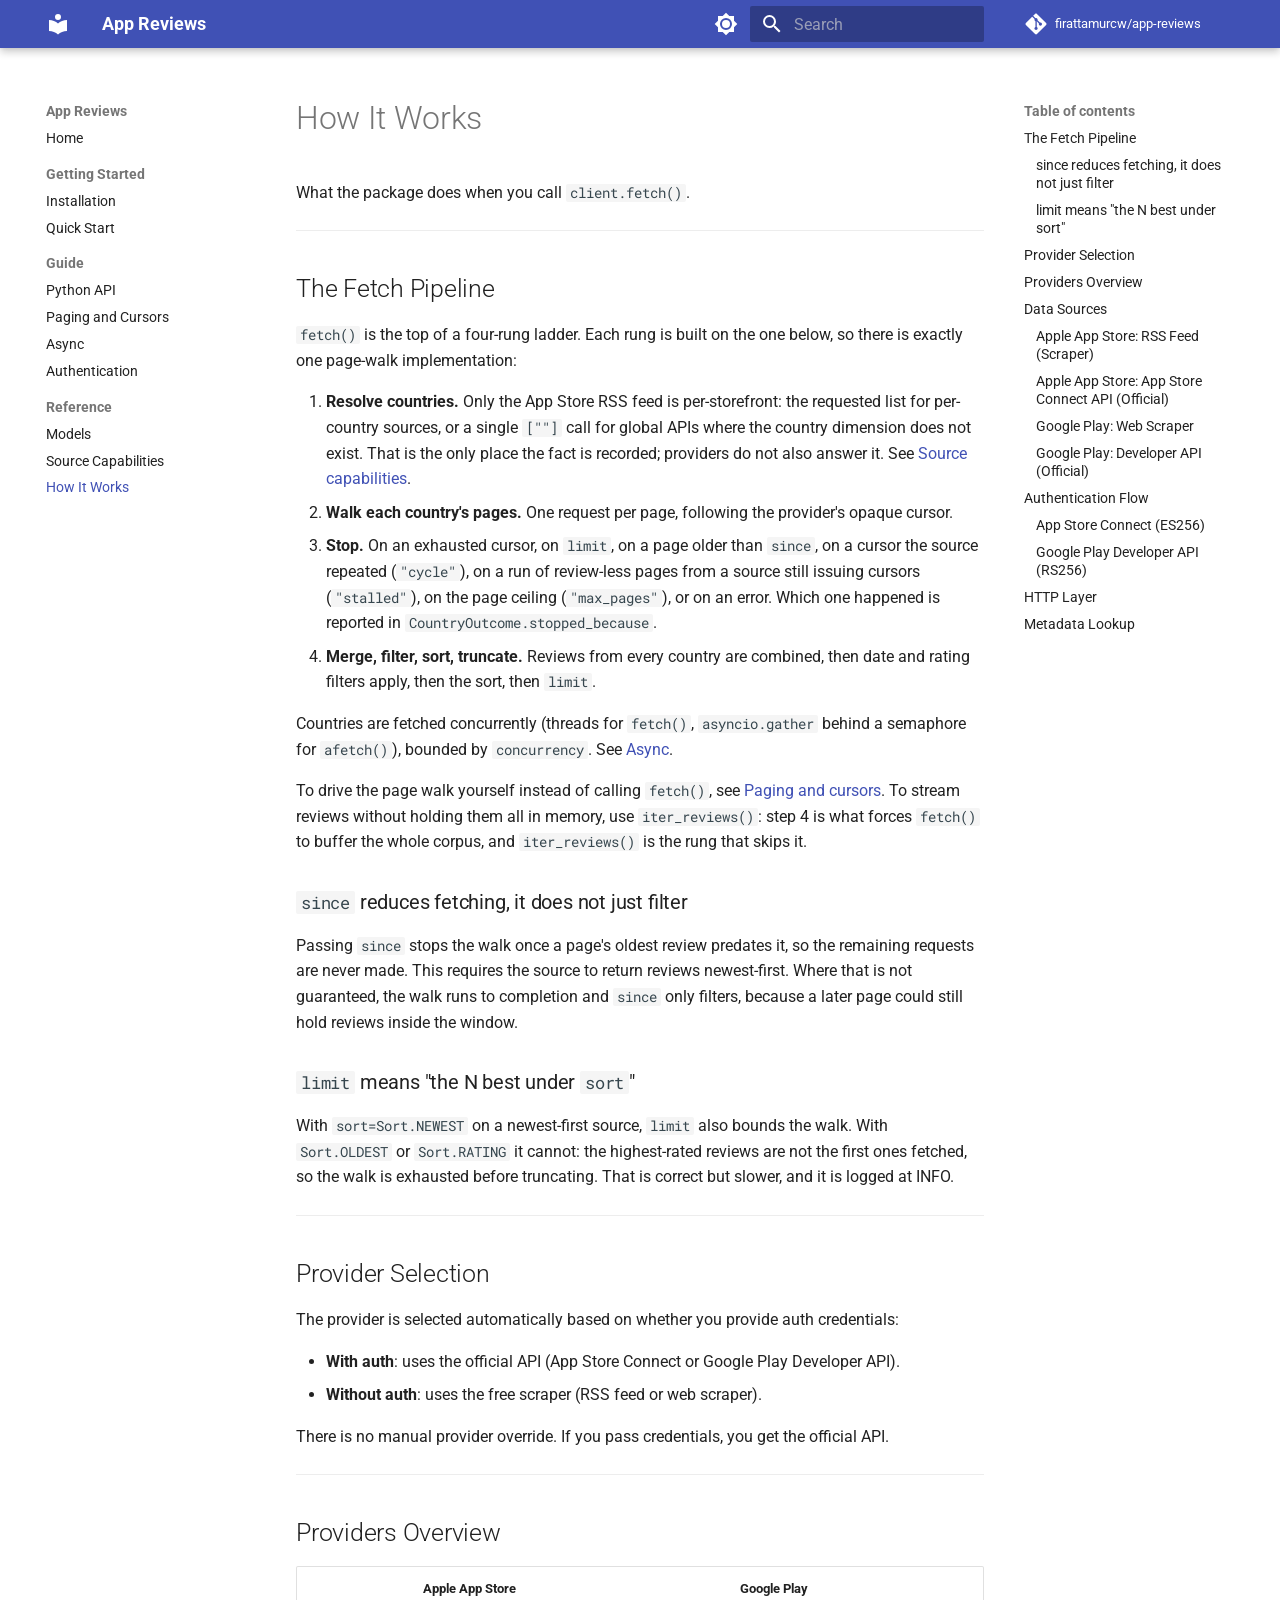
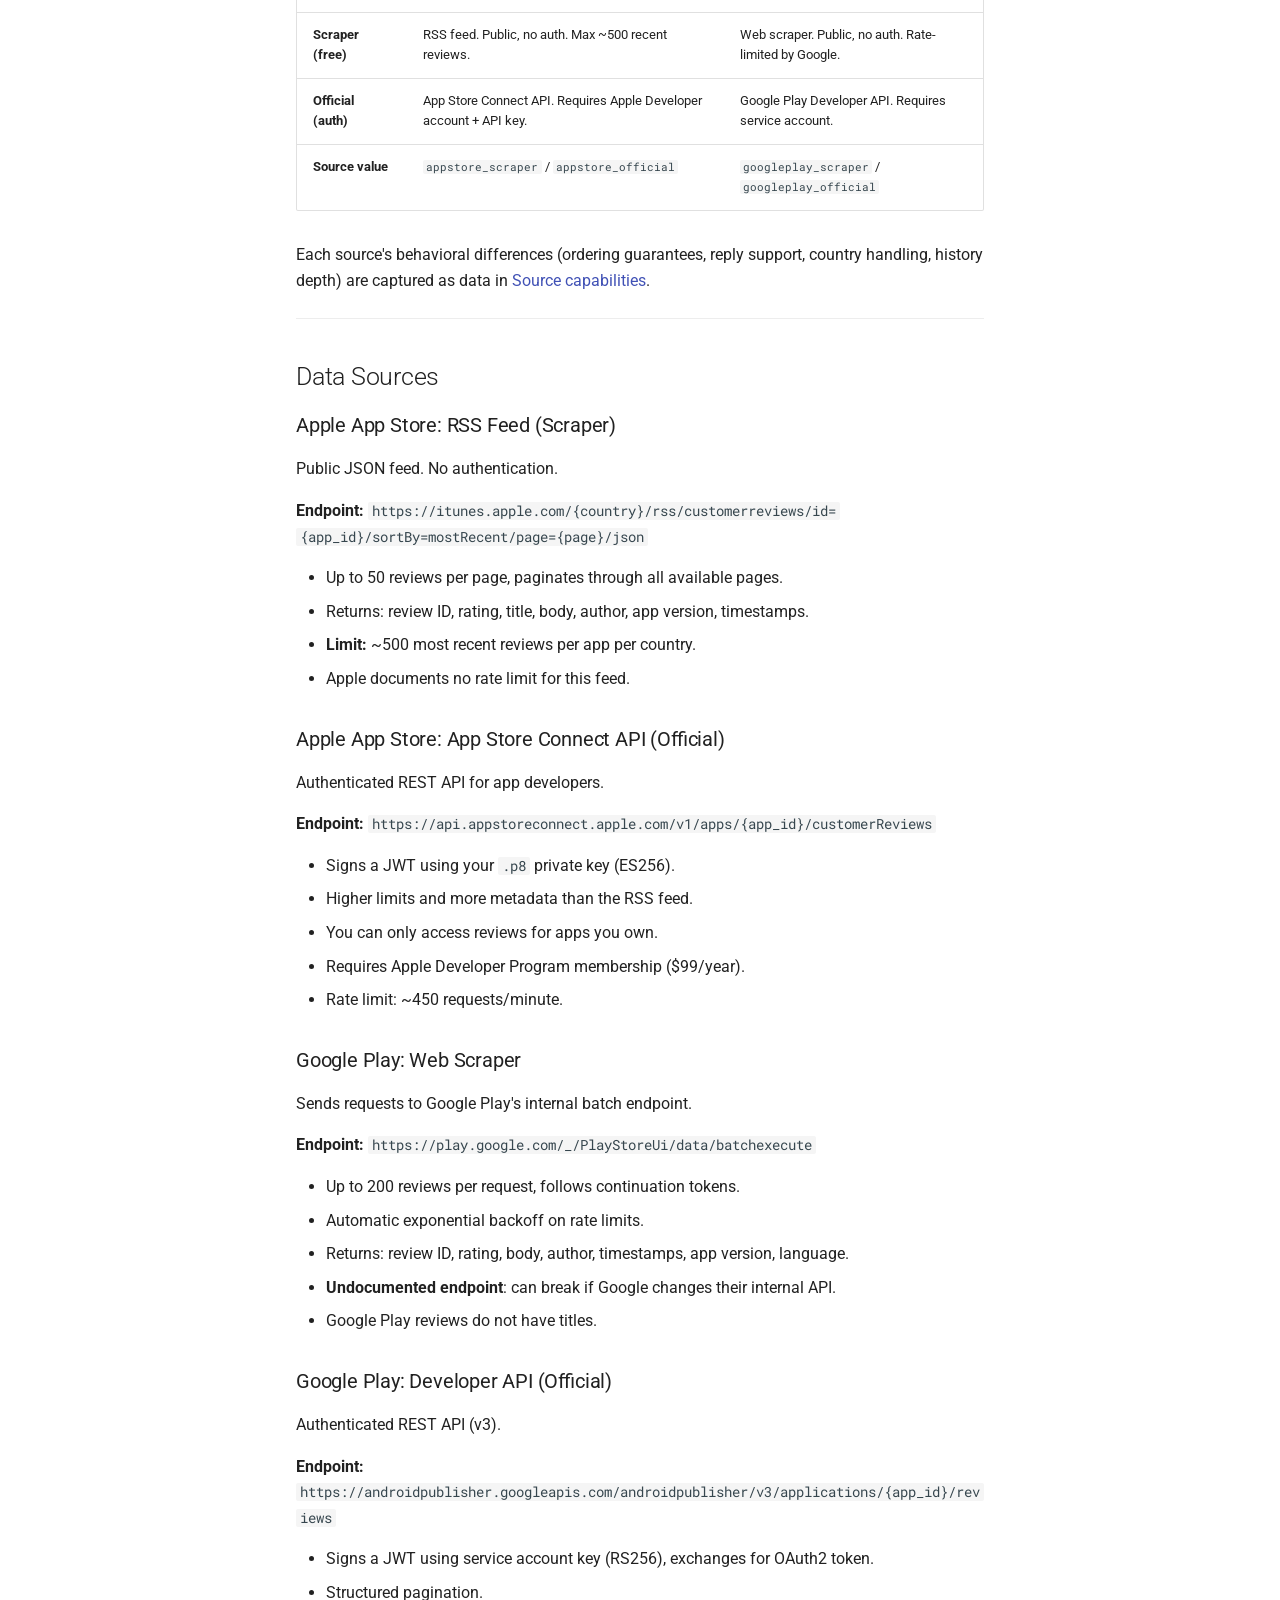
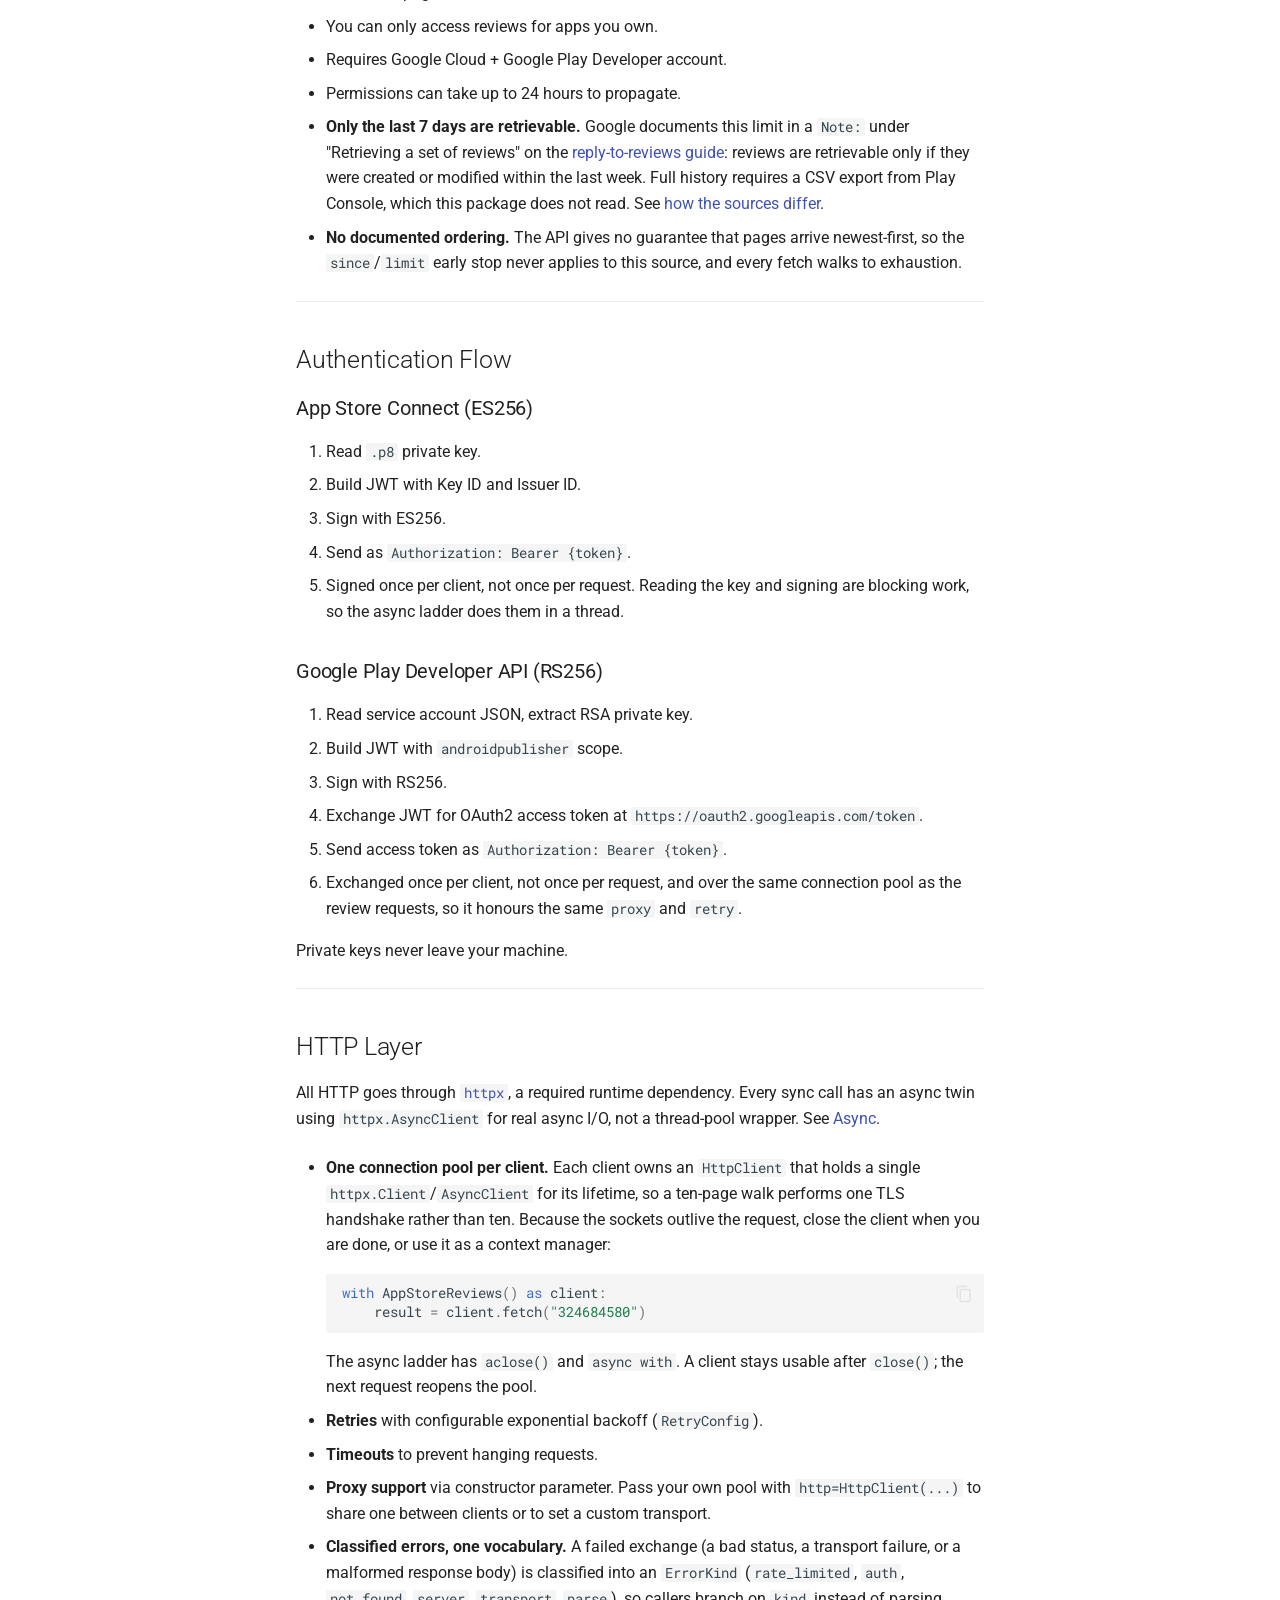
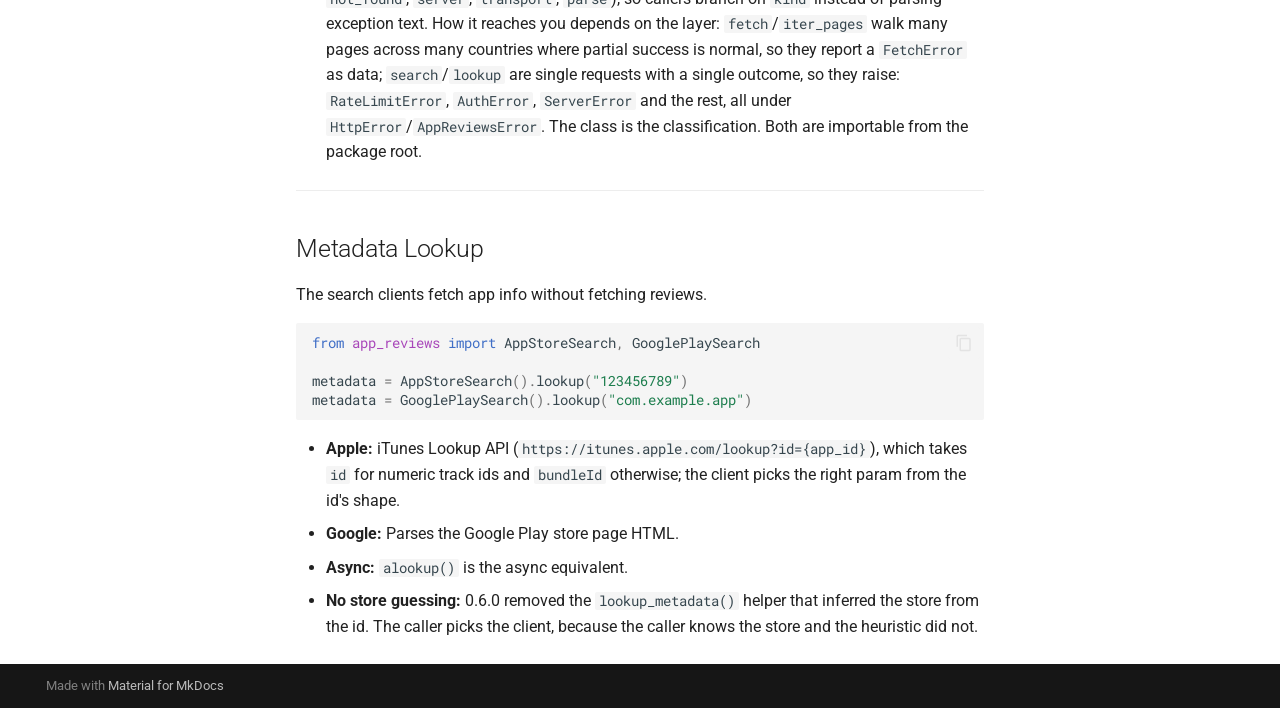
<file: reference/how-it-works/index.html>
<!doctype html>
<html lang="en" class="no-js">
  <head>
    
      <meta charset="utf-8">
      <meta name="viewport" content="width=device-width,initial-scale=1">
      
        <meta name="description" content="Fetch app reviews from the Apple App Store and Google Play Store with Python">
      
      
      
        <link rel="canonical" href="https://firattamurcw.github.io/app-reviews/reference/how-it-works/">
      
      
        <link rel="prev" href="../capabilities/">
      
      
      
        
      
      
      <link rel="icon" href="../../assets/images/favicon.png">
      <meta name="generator" content="mkdocs-1.6.1, mkdocs-material-9.7.6">
    
    
      
        <title>How It Works - App Reviews</title>
      
    
    
      <link rel="stylesheet" href="../../assets/stylesheets/main.484c7ddc.min.css">
      
        
        <link rel="stylesheet" href="../../assets/stylesheets/palette.ab4e12ef.min.css">
      
      


    
    
      
    
    
      
        
        
        <link rel="preconnect" href="https://fonts.gstatic.com" crossorigin>
        <link rel="stylesheet" href="https://fonts.googleapis.com/css?family=Roboto:300,300i,400,400i,700,700i%7CRoboto+Mono:400,400i,700,700i&display=fallback">
        <style>:root{--md-text-font:"Roboto";--md-code-font:"Roboto Mono"}</style>
      
    
    
    <script>__md_scope=new URL("../..",location),__md_hash=e=>[...e].reduce(((e,_)=>(e<<5)-e+_.charCodeAt(0)),0),__md_get=(e,_=localStorage,t=__md_scope)=>JSON.parse(_.getItem(t.pathname+"."+e)),__md_set=(e,_,t=localStorage,a=__md_scope)=>{try{t.setItem(a.pathname+"."+e,JSON.stringify(_))}catch(e){}}</script>
    
      

    
    
  </head>
  
  
    
    
      
    
    
    
    
    <body dir="ltr" data-md-color-scheme="default" data-md-color-primary="indigo" data-md-color-accent="indigo">
  
    
    <input class="md-toggle" data-md-toggle="drawer" type="checkbox" id="__drawer" autocomplete="off">
    <input class="md-toggle" data-md-toggle="search" type="checkbox" id="__search" autocomplete="off">
    <label class="md-overlay" for="__drawer"></label>
    <div data-md-component="skip">
      
        
        <a href="#how-it-works" class="md-skip">
          Skip to content
        </a>
      
    </div>
    <div data-md-component="announce">
      
    </div>
    
    
      

  

<header class="md-header md-header--shadow" data-md-component="header">
  <nav class="md-header__inner md-grid" aria-label="Header">
    <a href="../.." title="App Reviews" class="md-header__button md-logo" aria-label="App Reviews" data-md-component="logo">
      
  
  <svg xmlns="http://www.w3.org/2000/svg" viewBox="0 0 24 24"><path d="M12 8a3 3 0 0 0 3-3 3 3 0 0 0-3-3 3 3 0 0 0-3 3 3 3 0 0 0 3 3m0 3.54C9.64 9.35 6.5 8 3 8v11c3.5 0 6.64 1.35 9 3.54 2.36-2.19 5.5-3.54 9-3.54V8c-3.5 0-6.64 1.35-9 3.54"/></svg>

    </a>
    <label class="md-header__button md-icon" for="__drawer">
      
      <svg xmlns="http://www.w3.org/2000/svg" viewBox="0 0 24 24"><path d="M3 6h18v2H3zm0 5h18v2H3zm0 5h18v2H3z"/></svg>
    </label>
    <div class="md-header__title" data-md-component="header-title">
      <div class="md-header__ellipsis">
        <div class="md-header__topic">
          <span class="md-ellipsis">
            App Reviews
          </span>
        </div>
        <div class="md-header__topic" data-md-component="header-topic">
          <span class="md-ellipsis">
            
              How It Works
            
          </span>
        </div>
      </div>
    </div>
    
      
        <form class="md-header__option" data-md-component="palette">
  
    
    
    
    <input class="md-option" data-md-color-media="" data-md-color-scheme="default" data-md-color-primary="indigo" data-md-color-accent="indigo"  aria-label="Switch to dark mode"  type="radio" name="__palette" id="__palette_0">
    
      <label class="md-header__button md-icon" title="Switch to dark mode" for="__palette_1" hidden>
        <svg xmlns="http://www.w3.org/2000/svg" viewBox="0 0 24 24"><path d="M12 8a4 4 0 0 0-4 4 4 4 0 0 0 4 4 4 4 0 0 0 4-4 4 4 0 0 0-4-4m0 10a6 6 0 0 1-6-6 6 6 0 0 1 6-6 6 6 0 0 1 6 6 6 6 0 0 1-6 6m8-9.31V4h-4.69L12 .69 8.69 4H4v4.69L.69 12 4 15.31V20h4.69L12 23.31 15.31 20H20v-4.69L23.31 12z"/></svg>
      </label>
    
  
    
    
    
    <input class="md-option" data-md-color-media="" data-md-color-scheme="slate" data-md-color-primary="indigo" data-md-color-accent="indigo"  aria-label="Switch to light mode"  type="radio" name="__palette" id="__palette_1">
    
      <label class="md-header__button md-icon" title="Switch to light mode" for="__palette_0" hidden>
        <svg xmlns="http://www.w3.org/2000/svg" viewBox="0 0 24 24"><path d="M12 18c-.89 0-1.74-.2-2.5-.55C11.56 16.5 13 14.42 13 12s-1.44-4.5-3.5-5.45C10.26 6.2 11.11 6 12 6a6 6 0 0 1 6 6 6 6 0 0 1-6 6m8-9.31V4h-4.69L12 .69 8.69 4H4v4.69L.69 12 4 15.31V20h4.69L12 23.31 15.31 20H20v-4.69L23.31 12z"/></svg>
      </label>
    
  
</form>
      
    
    
      <script>var palette=__md_get("__palette");if(palette&&palette.color){if("(prefers-color-scheme)"===palette.color.media){var media=matchMedia("(prefers-color-scheme: light)"),input=document.querySelector(media.matches?"[data-md-color-media='(prefers-color-scheme: light)']":"[data-md-color-media='(prefers-color-scheme: dark)']");palette.color.media=input.getAttribute("data-md-color-media"),palette.color.scheme=input.getAttribute("data-md-color-scheme"),palette.color.primary=input.getAttribute("data-md-color-primary"),palette.color.accent=input.getAttribute("data-md-color-accent")}for(var[key,value]of Object.entries(palette.color))document.body.setAttribute("data-md-color-"+key,value)}</script>
    
    
    
      
      
        <label class="md-header__button md-icon" for="__search">
          
          <svg xmlns="http://www.w3.org/2000/svg" viewBox="0 0 24 24"><path d="M9.5 3A6.5 6.5 0 0 1 16 9.5c0 1.61-.59 3.09-1.56 4.23l.27.27h.79l5 5-1.5 1.5-5-5v-.79l-.27-.27A6.52 6.52 0 0 1 9.5 16 6.5 6.5 0 0 1 3 9.5 6.5 6.5 0 0 1 9.5 3m0 2C7 5 5 7 5 9.5S7 14 9.5 14 14 12 14 9.5 12 5 9.5 5"/></svg>
        </label>
        <div class="md-search" data-md-component="search" role="dialog">
  <label class="md-search__overlay" for="__search"></label>
  <div class="md-search__inner" role="search">
    <form class="md-search__form" name="search">
      <input type="text" class="md-search__input" name="query" aria-label="Search" placeholder="Search" autocapitalize="off" autocorrect="off" autocomplete="off" spellcheck="false" data-md-component="search-query" required>
      <label class="md-search__icon md-icon" for="__search">
        
        <svg xmlns="http://www.w3.org/2000/svg" viewBox="0 0 24 24"><path d="M9.5 3A6.5 6.5 0 0 1 16 9.5c0 1.61-.59 3.09-1.56 4.23l.27.27h.79l5 5-1.5 1.5-5-5v-.79l-.27-.27A6.52 6.52 0 0 1 9.5 16 6.5 6.5 0 0 1 3 9.5 6.5 6.5 0 0 1 9.5 3m0 2C7 5 5 7 5 9.5S7 14 9.5 14 14 12 14 9.5 12 5 9.5 5"/></svg>
        
        <svg xmlns="http://www.w3.org/2000/svg" viewBox="0 0 24 24"><path d="M20 11v2H8l5.5 5.5-1.42 1.42L4.16 12l7.92-7.92L13.5 5.5 8 11z"/></svg>
      </label>
      <nav class="md-search__options" aria-label="Search">
        
        <button type="reset" class="md-search__icon md-icon" title="Clear" aria-label="Clear" tabindex="-1">
          
          <svg xmlns="http://www.w3.org/2000/svg" viewBox="0 0 24 24"><path d="M19 6.41 17.59 5 12 10.59 6.41 5 5 6.41 10.59 12 5 17.59 6.41 19 12 13.41 17.59 19 19 17.59 13.41 12z"/></svg>
        </button>
      </nav>
      
        <div class="md-search__suggest" data-md-component="search-suggest"></div>
      
    </form>
    <div class="md-search__output">
      <div class="md-search__scrollwrap" tabindex="0" data-md-scrollfix>
        <div class="md-search-result" data-md-component="search-result">
          <div class="md-search-result__meta">
            Initializing search
          </div>
          <ol class="md-search-result__list" role="presentation"></ol>
        </div>
      </div>
    </div>
  </div>
</div>
      
    
    
      <div class="md-header__source">
        <a href="https://github.com/firattamurcw/app-reviews" title="Go to repository" class="md-source" data-md-component="source">
  <div class="md-source__icon md-icon">
    
    <svg xmlns="http://www.w3.org/2000/svg" viewBox="0 0 448 512"><!--! Font Awesome Free 7.1.0 by @fontawesome - https://fontawesome.com License - https://fontawesome.com/license/free (Icons: CC BY 4.0, Fonts: SIL OFL 1.1, Code: MIT License) Copyright 2025 Fonticons, Inc.--><path d="M439.6 236.1 244 40.5c-5.4-5.5-12.8-8.5-20.4-8.5s-15 3-20.4 8.4L162.5 81l51.5 51.5c27.1-9.1 52.7 16.8 43.4 43.7l49.7 49.7c34.2-11.8 61.2 31 35.5 56.7-26.5 26.5-70.2-2.9-56-37.3L240.3 199v121.9c25.3 12.5 22.3 41.8 9.1 55-6.4 6.4-15.2 10.1-24.3 10.1s-17.8-3.6-24.3-10.1c-17.6-17.6-11.1-46.9 11.2-56v-123c-20.8-8.5-24.6-30.7-18.6-45L142.6 101 8.5 235.1C3 240.6 0 247.9 0 255.5s3 15 8.5 20.4l195.6 195.7c5.4 5.4 12.7 8.4 20.4 8.4s15-3 20.4-8.4l194.7-194.7c5.4-5.4 8.4-12.8 8.4-20.4s-3-15-8.4-20.4"/></svg>
  </div>
  <div class="md-source__repository">
    firattamurcw/app-reviews
  </div>
</a>
      </div>
    
  </nav>
  
</header>
    
    <div class="md-container" data-md-component="container">
      
      
        
          
        
      
      <main class="md-main" data-md-component="main">
        <div class="md-main__inner md-grid">
          
            
              
              <div class="md-sidebar md-sidebar--primary" data-md-component="sidebar" data-md-type="navigation" >
                <div class="md-sidebar__scrollwrap">
                  <div class="md-sidebar__inner">
                    



<nav class="md-nav md-nav--primary" aria-label="Navigation" data-md-level="0">
  <label class="md-nav__title" for="__drawer">
    <a href="../.." title="App Reviews" class="md-nav__button md-logo" aria-label="App Reviews" data-md-component="logo">
      
  
  <svg xmlns="http://www.w3.org/2000/svg" viewBox="0 0 24 24"><path d="M12 8a3 3 0 0 0 3-3 3 3 0 0 0-3-3 3 3 0 0 0-3 3 3 3 0 0 0 3 3m0 3.54C9.64 9.35 6.5 8 3 8v11c3.5 0 6.64 1.35 9 3.54 2.36-2.19 5.5-3.54 9-3.54V8c-3.5 0-6.64 1.35-9 3.54"/></svg>

    </a>
    App Reviews
  </label>
  
    <div class="md-nav__source">
      <a href="https://github.com/firattamurcw/app-reviews" title="Go to repository" class="md-source" data-md-component="source">
  <div class="md-source__icon md-icon">
    
    <svg xmlns="http://www.w3.org/2000/svg" viewBox="0 0 448 512"><!--! Font Awesome Free 7.1.0 by @fontawesome - https://fontawesome.com License - https://fontawesome.com/license/free (Icons: CC BY 4.0, Fonts: SIL OFL 1.1, Code: MIT License) Copyright 2025 Fonticons, Inc.--><path d="M439.6 236.1 244 40.5c-5.4-5.5-12.8-8.5-20.4-8.5s-15 3-20.4 8.4L162.5 81l51.5 51.5c27.1-9.1 52.7 16.8 43.4 43.7l49.7 49.7c34.2-11.8 61.2 31 35.5 56.7-26.5 26.5-70.2-2.9-56-37.3L240.3 199v121.9c25.3 12.5 22.3 41.8 9.1 55-6.4 6.4-15.2 10.1-24.3 10.1s-17.8-3.6-24.3-10.1c-17.6-17.6-11.1-46.9 11.2-56v-123c-20.8-8.5-24.6-30.7-18.6-45L142.6 101 8.5 235.1C3 240.6 0 247.9 0 255.5s3 15 8.5 20.4l195.6 195.7c5.4 5.4 12.7 8.4 20.4 8.4s15-3 20.4-8.4l194.7-194.7c5.4-5.4 8.4-12.8 8.4-20.4s-3-15-8.4-20.4"/></svg>
  </div>
  <div class="md-source__repository">
    firattamurcw/app-reviews
  </div>
</a>
    </div>
  
  <ul class="md-nav__list" data-md-scrollfix>
    
      
      
  
  
  
  
    <li class="md-nav__item">
      <a href="../.." class="md-nav__link">
        
  
  
  <span class="md-ellipsis">
    
  
    Home
  

    
  </span>
  
  

      </a>
    </li>
  

    
      
      
  
  
  
  
    
    
    
    
      
        
        
      
    
    
    <li class="md-nav__item md-nav__item--section md-nav__item--nested">
      
        
        
          
        
        <input class="md-nav__toggle md-toggle md-toggle--indeterminate" type="checkbox" id="__nav_2" >
        
          
          <label class="md-nav__link" for="__nav_2" id="__nav_2_label" tabindex="">
            
  
  
  <span class="md-ellipsis">
    
  
    Getting Started
  

    
  </span>
  
  

            <span class="md-nav__icon md-icon"></span>
          </label>
        
        <nav class="md-nav" data-md-level="1" aria-labelledby="__nav_2_label" aria-expanded="false">
          <label class="md-nav__title" for="__nav_2">
            <span class="md-nav__icon md-icon"></span>
            
  
    Getting Started
  

          </label>
          <ul class="md-nav__list" data-md-scrollfix>
            
              
                
  
  
  
  
    <li class="md-nav__item">
      <a href="../../getting-started/installation/" class="md-nav__link">
        
  
  
  <span class="md-ellipsis">
    
  
    Installation
  

    
  </span>
  
  

      </a>
    </li>
  

              
            
              
                
  
  
  
  
    <li class="md-nav__item">
      <a href="../../getting-started/quickstart/" class="md-nav__link">
        
  
  
  <span class="md-ellipsis">
    
  
    Quick Start
  

    
  </span>
  
  

      </a>
    </li>
  

              
            
          </ul>
        </nav>
      
    </li>
  

    
      
      
  
  
  
  
    
    
    
    
      
        
        
      
    
    
    <li class="md-nav__item md-nav__item--section md-nav__item--nested">
      
        
        
          
        
        <input class="md-nav__toggle md-toggle md-toggle--indeterminate" type="checkbox" id="__nav_3" >
        
          
          <label class="md-nav__link" for="__nav_3" id="__nav_3_label" tabindex="">
            
  
  
  <span class="md-ellipsis">
    
  
    Guide
  

    
  </span>
  
  

            <span class="md-nav__icon md-icon"></span>
          </label>
        
        <nav class="md-nav" data-md-level="1" aria-labelledby="__nav_3_label" aria-expanded="false">
          <label class="md-nav__title" for="__nav_3">
            <span class="md-nav__icon md-icon"></span>
            
  
    Guide
  

          </label>
          <ul class="md-nav__list" data-md-scrollfix>
            
              
                
  
  
  
  
    <li class="md-nav__item">
      <a href="../../guide/python-api/" class="md-nav__link">
        
  
  
  <span class="md-ellipsis">
    
  
    Python API
  

    
  </span>
  
  

      </a>
    </li>
  

              
            
              
                
  
  
  
  
    <li class="md-nav__item">
      <a href="../../guide/paging/" class="md-nav__link">
        
  
  
  <span class="md-ellipsis">
    
  
    Paging and Cursors
  

    
  </span>
  
  

      </a>
    </li>
  

              
            
              
                
  
  
  
  
    <li class="md-nav__item">
      <a href="../../guide/async/" class="md-nav__link">
        
  
  
  <span class="md-ellipsis">
    
  
    Async
  

    
  </span>
  
  

      </a>
    </li>
  

              
            
              
                
  
  
  
  
    <li class="md-nav__item">
      <a href="../../guide/authentication/" class="md-nav__link">
        
  
  
  <span class="md-ellipsis">
    
  
    Authentication
  

    
  </span>
  
  

      </a>
    </li>
  

              
            
          </ul>
        </nav>
      
    </li>
  

    
      
      
  
  
    
  
  
  
    
    
    
    
      
        
        
      
    
    
    <li class="md-nav__item md-nav__item--active md-nav__item--section md-nav__item--nested">
      
        
        
        <input class="md-nav__toggle md-toggle " type="checkbox" id="__nav_4" checked>
        
          
          <label class="md-nav__link" for="__nav_4" id="__nav_4_label" tabindex="">
            
  
  
  <span class="md-ellipsis">
    
  
    Reference
  

    
  </span>
  
  

            <span class="md-nav__icon md-icon"></span>
          </label>
        
        <nav class="md-nav" data-md-level="1" aria-labelledby="__nav_4_label" aria-expanded="true">
          <label class="md-nav__title" for="__nav_4">
            <span class="md-nav__icon md-icon"></span>
            
  
    Reference
  

          </label>
          <ul class="md-nav__list" data-md-scrollfix>
            
              
                
  
  
  
  
    <li class="md-nav__item">
      <a href="../models/" class="md-nav__link">
        
  
  
  <span class="md-ellipsis">
    
  
    Models
  

    
  </span>
  
  

      </a>
    </li>
  

              
            
              
                
  
  
  
  
    <li class="md-nav__item">
      <a href="../capabilities/" class="md-nav__link">
        
  
  
  <span class="md-ellipsis">
    
  
    Source Capabilities
  

    
  </span>
  
  

      </a>
    </li>
  

              
            
              
                
  
  
    
  
  
  
    <li class="md-nav__item md-nav__item--active">
      
      <input class="md-nav__toggle md-toggle" type="checkbox" id="__toc">
      
      
        
      
      
        <label class="md-nav__link md-nav__link--active" for="__toc">
          
  
  
  <span class="md-ellipsis">
    
  
    How It Works
  

    
  </span>
  
  

          <span class="md-nav__icon md-icon"></span>
        </label>
      
      <a href="./" class="md-nav__link md-nav__link--active">
        
  
  
  <span class="md-ellipsis">
    
  
    How It Works
  

    
  </span>
  
  

      </a>
      
        

<nav class="md-nav md-nav--secondary" aria-label="Table of contents">
  
  
  
    
  
  
    <label class="md-nav__title" for="__toc">
      <span class="md-nav__icon md-icon"></span>
      Table of contents
    </label>
    <ul class="md-nav__list" data-md-component="toc" data-md-scrollfix>
      
        <li class="md-nav__item">
  <a href="#the-fetch-pipeline" class="md-nav__link">
    <span class="md-ellipsis">
      
        The Fetch Pipeline
      
    </span>
  </a>
  
    <nav class="md-nav" aria-label="The Fetch Pipeline">
      <ul class="md-nav__list">
        
          <li class="md-nav__item">
  <a href="#since-reduces-fetching-it-does-not-just-filter" class="md-nav__link">
    <span class="md-ellipsis">
      
        since reduces fetching, it does not just filter
      
    </span>
  </a>
  
</li>
        
          <li class="md-nav__item">
  <a href="#limit-means-the-n-best-under-sort" class="md-nav__link">
    <span class="md-ellipsis">
      
        limit means "the N best under sort"
      
    </span>
  </a>
  
</li>
        
      </ul>
    </nav>
  
</li>
      
        <li class="md-nav__item">
  <a href="#provider-selection" class="md-nav__link">
    <span class="md-ellipsis">
      
        Provider Selection
      
    </span>
  </a>
  
</li>
      
        <li class="md-nav__item">
  <a href="#providers-overview" class="md-nav__link">
    <span class="md-ellipsis">
      
        Providers Overview
      
    </span>
  </a>
  
</li>
      
        <li class="md-nav__item">
  <a href="#data-sources" class="md-nav__link">
    <span class="md-ellipsis">
      
        Data Sources
      
    </span>
  </a>
  
    <nav class="md-nav" aria-label="Data Sources">
      <ul class="md-nav__list">
        
          <li class="md-nav__item">
  <a href="#apple-app-store-rss-feed-scraper" class="md-nav__link">
    <span class="md-ellipsis">
      
        Apple App Store: RSS Feed (Scraper)
      
    </span>
  </a>
  
</li>
        
          <li class="md-nav__item">
  <a href="#apple-app-store-app-store-connect-api-official" class="md-nav__link">
    <span class="md-ellipsis">
      
        Apple App Store: App Store Connect API (Official)
      
    </span>
  </a>
  
</li>
        
          <li class="md-nav__item">
  <a href="#google-play-web-scraper" class="md-nav__link">
    <span class="md-ellipsis">
      
        Google Play: Web Scraper
      
    </span>
  </a>
  
</li>
        
          <li class="md-nav__item">
  <a href="#google-play-developer-api-official" class="md-nav__link">
    <span class="md-ellipsis">
      
        Google Play: Developer API (Official)
      
    </span>
  </a>
  
</li>
        
      </ul>
    </nav>
  
</li>
      
        <li class="md-nav__item">
  <a href="#authentication-flow" class="md-nav__link">
    <span class="md-ellipsis">
      
        Authentication Flow
      
    </span>
  </a>
  
    <nav class="md-nav" aria-label="Authentication Flow">
      <ul class="md-nav__list">
        
          <li class="md-nav__item">
  <a href="#app-store-connect-es256" class="md-nav__link">
    <span class="md-ellipsis">
      
        App Store Connect (ES256)
      
    </span>
  </a>
  
</li>
        
          <li class="md-nav__item">
  <a href="#google-play-developer-api-rs256" class="md-nav__link">
    <span class="md-ellipsis">
      
        Google Play Developer API (RS256)
      
    </span>
  </a>
  
</li>
        
      </ul>
    </nav>
  
</li>
      
        <li class="md-nav__item">
  <a href="#http-layer" class="md-nav__link">
    <span class="md-ellipsis">
      
        HTTP Layer
      
    </span>
  </a>
  
</li>
      
        <li class="md-nav__item">
  <a href="#metadata-lookup" class="md-nav__link">
    <span class="md-ellipsis">
      
        Metadata Lookup
      
    </span>
  </a>
  
</li>
      
    </ul>
  
</nav>
      
    </li>
  

              
            
          </ul>
        </nav>
      
    </li>
  

    
  </ul>
</nav>
                  </div>
                </div>
              </div>
            
            
              
              <div class="md-sidebar md-sidebar--secondary" data-md-component="sidebar" data-md-type="toc" >
                <div class="md-sidebar__scrollwrap">
                  <div class="md-sidebar__inner">
                    

<nav class="md-nav md-nav--secondary" aria-label="Table of contents">
  
  
  
    
  
  
    <label class="md-nav__title" for="__toc">
      <span class="md-nav__icon md-icon"></span>
      Table of contents
    </label>
    <ul class="md-nav__list" data-md-component="toc" data-md-scrollfix>
      
        <li class="md-nav__item">
  <a href="#the-fetch-pipeline" class="md-nav__link">
    <span class="md-ellipsis">
      
        The Fetch Pipeline
      
    </span>
  </a>
  
    <nav class="md-nav" aria-label="The Fetch Pipeline">
      <ul class="md-nav__list">
        
          <li class="md-nav__item">
  <a href="#since-reduces-fetching-it-does-not-just-filter" class="md-nav__link">
    <span class="md-ellipsis">
      
        since reduces fetching, it does not just filter
      
    </span>
  </a>
  
</li>
        
          <li class="md-nav__item">
  <a href="#limit-means-the-n-best-under-sort" class="md-nav__link">
    <span class="md-ellipsis">
      
        limit means "the N best under sort"
      
    </span>
  </a>
  
</li>
        
      </ul>
    </nav>
  
</li>
      
        <li class="md-nav__item">
  <a href="#provider-selection" class="md-nav__link">
    <span class="md-ellipsis">
      
        Provider Selection
      
    </span>
  </a>
  
</li>
      
        <li class="md-nav__item">
  <a href="#providers-overview" class="md-nav__link">
    <span class="md-ellipsis">
      
        Providers Overview
      
    </span>
  </a>
  
</li>
      
        <li class="md-nav__item">
  <a href="#data-sources" class="md-nav__link">
    <span class="md-ellipsis">
      
        Data Sources
      
    </span>
  </a>
  
    <nav class="md-nav" aria-label="Data Sources">
      <ul class="md-nav__list">
        
          <li class="md-nav__item">
  <a href="#apple-app-store-rss-feed-scraper" class="md-nav__link">
    <span class="md-ellipsis">
      
        Apple App Store: RSS Feed (Scraper)
      
    </span>
  </a>
  
</li>
        
          <li class="md-nav__item">
  <a href="#apple-app-store-app-store-connect-api-official" class="md-nav__link">
    <span class="md-ellipsis">
      
        Apple App Store: App Store Connect API (Official)
      
    </span>
  </a>
  
</li>
        
          <li class="md-nav__item">
  <a href="#google-play-web-scraper" class="md-nav__link">
    <span class="md-ellipsis">
      
        Google Play: Web Scraper
      
    </span>
  </a>
  
</li>
        
          <li class="md-nav__item">
  <a href="#google-play-developer-api-official" class="md-nav__link">
    <span class="md-ellipsis">
      
        Google Play: Developer API (Official)
      
    </span>
  </a>
  
</li>
        
      </ul>
    </nav>
  
</li>
      
        <li class="md-nav__item">
  <a href="#authentication-flow" class="md-nav__link">
    <span class="md-ellipsis">
      
        Authentication Flow
      
    </span>
  </a>
  
    <nav class="md-nav" aria-label="Authentication Flow">
      <ul class="md-nav__list">
        
          <li class="md-nav__item">
  <a href="#app-store-connect-es256" class="md-nav__link">
    <span class="md-ellipsis">
      
        App Store Connect (ES256)
      
    </span>
  </a>
  
</li>
        
          <li class="md-nav__item">
  <a href="#google-play-developer-api-rs256" class="md-nav__link">
    <span class="md-ellipsis">
      
        Google Play Developer API (RS256)
      
    </span>
  </a>
  
</li>
        
      </ul>
    </nav>
  
</li>
      
        <li class="md-nav__item">
  <a href="#http-layer" class="md-nav__link">
    <span class="md-ellipsis">
      
        HTTP Layer
      
    </span>
  </a>
  
</li>
      
        <li class="md-nav__item">
  <a href="#metadata-lookup" class="md-nav__link">
    <span class="md-ellipsis">
      
        Metadata Lookup
      
    </span>
  </a>
  
</li>
      
    </ul>
  
</nav>
                  </div>
                </div>
              </div>
            
          
          
            <div class="md-content" data-md-component="content">
              
              <article class="md-content__inner md-typeset">
                
                  


  
  


<h1 id="how-it-works">How It Works</h1>
<p>What the package does when you call <code>client.fetch()</code>.</p>
<hr />
<h2 id="the-fetch-pipeline">The Fetch Pipeline</h2>
<p><code>fetch()</code> is the top of a four-rung ladder. Each rung is built on the one
below, so there is exactly one page-walk implementation:</p>
<ol>
<li><strong>Resolve countries.</strong> Only the App Store RSS feed is per-storefront: the
   requested list for per-country sources, or a single <code>[""]</code> call for global
   APIs where the country dimension does not exist. That is the only place the
   fact is recorded; providers do not also answer it. See
   <a href="../capabilities/">Source capabilities</a>.</li>
<li><strong>Walk each country's pages.</strong> One request per page, following the
   provider's opaque cursor.</li>
<li><strong>Stop.</strong> On an exhausted cursor, on <code>limit</code>, on a page older than <code>since</code>,
   on a cursor the source repeated (<code>"cycle"</code>), on a run of review-less pages from
   a source still issuing cursors (<code>"stalled"</code>), on the page ceiling
   (<code>"max_pages"</code>), or on an error. Which one happened is reported in
   <code>CountryOutcome.stopped_because</code>.</li>
<li><strong>Merge, filter, sort, truncate.</strong> Reviews from every country are combined,
   then date and rating filters apply, then the sort, then <code>limit</code>.</li>
</ol>
<p>Countries are fetched concurrently (threads for <code>fetch()</code>, <code>asyncio.gather</code>
behind a semaphore for <code>afetch()</code>), bounded by <code>concurrency</code>. See
<a href="../../guide/async/">Async</a>.</p>
<p>To drive the page walk yourself instead of calling <code>fetch()</code>, see
<a href="../../guide/paging/">Paging and cursors</a>. To stream reviews without holding them
all in memory, use <code>iter_reviews()</code>: step 4 is what forces <code>fetch()</code> to buffer
the whole corpus, and <code>iter_reviews()</code> is the rung that skips it.</p>
<h3 id="since-reduces-fetching-it-does-not-just-filter"><code>since</code> reduces fetching, it does not just filter</h3>
<p>Passing <code>since</code> stops the walk once a page's oldest review predates it, so the
remaining requests are never made. This requires the source to return reviews
newest-first. Where that is not
guaranteed, the walk runs to completion and <code>since</code> only filters, because a
later page could still hold reviews inside the window.</p>
<h3 id="limit-means-the-n-best-under-sort"><code>limit</code> means "the N best under <code>sort</code>"</h3>
<p>With <code>sort=Sort.NEWEST</code> on a newest-first source, <code>limit</code> also bounds the walk.
With <code>Sort.OLDEST</code> or <code>Sort.RATING</code> it cannot: the highest-rated reviews are not
the first ones fetched, so the walk is exhausted before truncating. That is
correct but slower, and it is logged at INFO.</p>
<hr />
<h2 id="provider-selection">Provider Selection</h2>
<p>The provider is selected automatically based on whether you provide auth credentials:</p>
<ul>
<li><strong>With auth</strong>: uses the official API (App Store Connect or Google Play Developer API).</li>
<li><strong>Without auth</strong>: uses the free scraper (RSS feed or web scraper).</li>
</ul>
<p>There is no manual provider override. If you pass credentials, you get the official API.</p>
<hr />
<h2 id="providers-overview">Providers Overview</h2>
<table>
<thead>
<tr>
<th></th>
<th>Apple App Store</th>
<th>Google Play</th>
</tr>
</thead>
<tbody>
<tr>
<td><strong>Scraper (free)</strong></td>
<td>RSS feed. Public, no auth. Max ~500 recent reviews.</td>
<td>Web scraper. Public, no auth. Rate-limited by Google.</td>
</tr>
<tr>
<td><strong>Official (auth)</strong></td>
<td>App Store Connect API. Requires Apple Developer account + API key.</td>
<td>Google Play Developer API. Requires service account.</td>
</tr>
<tr>
<td><strong>Source value</strong></td>
<td><code>appstore_scraper</code> / <code>appstore_official</code></td>
<td><code>googleplay_scraper</code> / <code>googleplay_official</code></td>
</tr>
</tbody>
</table>
<p>Each source's behavioral differences (ordering guarantees, reply support,
country handling, history depth) are captured as data in
<a href="../capabilities/">Source capabilities</a>.</p>
<hr />
<h2 id="data-sources">Data Sources</h2>
<h3 id="apple-app-store-rss-feed-scraper">Apple App Store: RSS Feed (Scraper)</h3>
<p>Public JSON feed. No authentication.</p>
<p><strong>Endpoint:</strong> <code>https://itunes.apple.com/{country}/rss/customerreviews/id={app_id}/sortBy=mostRecent/page={page}/json</code></p>
<ul>
<li>Up to 50 reviews per page, paginates through all available pages.</li>
<li>Returns: review ID, rating, title, body, author, app version, timestamps.</li>
<li><strong>Limit:</strong> ~500 most recent reviews per app per country.</li>
<li>Apple documents no rate limit for this feed.</li>
</ul>
<h3 id="apple-app-store-app-store-connect-api-official">Apple App Store: App Store Connect API (Official)</h3>
<p>Authenticated REST API for app developers.</p>
<p><strong>Endpoint:</strong> <code>https://api.appstoreconnect.apple.com/v1/apps/{app_id}/customerReviews</code></p>
<ul>
<li>Signs a JWT using your <code>.p8</code> private key (ES256).</li>
<li>Higher limits and more metadata than the RSS feed.</li>
<li>You can only access reviews for apps you own.</li>
<li>Requires Apple Developer Program membership ($99/year).</li>
<li>Rate limit: ~450 requests/minute.</li>
</ul>
<h3 id="google-play-web-scraper">Google Play: Web Scraper</h3>
<p>Sends requests to Google Play's internal batch endpoint.</p>
<p><strong>Endpoint:</strong> <code>https://play.google.com/_/PlayStoreUi/data/batchexecute</code></p>
<ul>
<li>Up to 200 reviews per request, follows continuation tokens.</li>
<li>Automatic exponential backoff on rate limits.</li>
<li>Returns: review ID, rating, body, author, timestamps, app version, language.</li>
<li><strong>Undocumented endpoint</strong>: can break if Google changes their internal API.</li>
<li>Google Play reviews do not have titles.</li>
</ul>
<h3 id="google-play-developer-api-official">Google Play: Developer API (Official)</h3>
<p>Authenticated REST API (v3).</p>
<p><strong>Endpoint:</strong> <code>https://androidpublisher.googleapis.com/androidpublisher/v3/applications/{app_id}/reviews</code></p>
<ul>
<li>Signs a JWT using service account key (RS256), exchanges for OAuth2 token.</li>
<li>Structured pagination.</li>
<li>You can only access reviews for apps you own.</li>
<li>Requires Google Cloud + Google Play Developer account.</li>
<li>Permissions can take up to 24 hours to propagate.</li>
<li><strong>Only the last 7 days are retrievable.</strong> Google documents this limit in a
  <code>Note:</code> under "Retrieving a set of reviews" on the <a href="https://developers.google.com/android-publisher/reply-to-reviews">reply-to-reviews
  guide</a>:
  reviews are retrievable only if they were created or modified within the
  last week. Full history requires a CSV export from Play Console, which this
  package does not read. See
  <a href="../capabilities/#history">how the sources differ</a>.</li>
<li><strong>No documented ordering.</strong> The API gives no guarantee that pages arrive
  newest-first, so the <code>since</code>/<code>limit</code> early stop never applies to this source, and
  every fetch walks to exhaustion.</li>
</ul>
<hr />
<h2 id="authentication-flow">Authentication Flow</h2>
<h3 id="app-store-connect-es256">App Store Connect (ES256)</h3>
<ol>
<li>Read <code>.p8</code> private key.</li>
<li>Build JWT with Key ID and Issuer ID.</li>
<li>Sign with ES256.</li>
<li>Send as <code>Authorization: Bearer {token}</code>.</li>
<li>Signed once per client, not once per request. Reading the key and signing are
   blocking work, so the async ladder does them in a thread.</li>
</ol>
<h3 id="google-play-developer-api-rs256">Google Play Developer API (RS256)</h3>
<ol>
<li>Read service account JSON, extract RSA private key.</li>
<li>Build JWT with <code>androidpublisher</code> scope.</li>
<li>Sign with RS256.</li>
<li>Exchange JWT for OAuth2 access token at <code>https://oauth2.googleapis.com/token</code>.</li>
<li>Send access token as <code>Authorization: Bearer {token}</code>.</li>
<li>Exchanged once per client, not once per request, and over the same
   connection pool as the review requests, so it honours the same <code>proxy</code> and
   <code>retry</code>.</li>
</ol>
<p>Private keys never leave your machine.</p>
<hr />
<h2 id="http-layer">HTTP Layer</h2>
<p>All HTTP goes through <a href="https://www.python-httpx.org/"><code>httpx</code></a>, a required
runtime dependency. Every sync call has an async twin using <code>httpx.AsyncClient</code>
for real async I/O, not a thread-pool wrapper. See <a href="../../guide/async/">Async</a>.</p>
<ul>
<li>
<p><strong>One connection pool per client.</strong> Each client owns an <code>HttpClient</code> that
  holds a single <code>httpx.Client</code>/<code>AsyncClient</code> for its lifetime, so a ten-page
  walk performs one TLS handshake rather than ten. Because the sockets outlive
  the request, close the client when you are done, or use it as a context
  manager:</p>
<div class="highlight"><pre><span></span><code><a id="__codelineno-0-1" name="__codelineno-0-1" href="#__codelineno-0-1"></a><span class="k">with</span> <span class="n">AppStoreReviews</span><span class="p">()</span> <span class="k">as</span> <span class="n">client</span><span class="p">:</span>
<a id="__codelineno-0-2" name="__codelineno-0-2" href="#__codelineno-0-2"></a>    <span class="n">result</span> <span class="o">=</span> <span class="n">client</span><span class="o">.</span><span class="n">fetch</span><span class="p">(</span><span class="s2">&quot;324684580&quot;</span><span class="p">)</span>
</code></pre></div>
<p>The async ladder has <code>aclose()</code> and <code>async with</code>. A client stays usable
after <code>close()</code>; the next request reopens the pool.</p>
</li>
<li>
<p><strong>Retries</strong> with configurable exponential backoff (<code>RetryConfig</code>).</p>
</li>
<li><strong>Timeouts</strong> to prevent hanging requests.</li>
<li><strong>Proxy support</strong> via constructor parameter. Pass your own pool with
  <code>http=HttpClient(...)</code> to share one between clients or to set a custom
  transport.</li>
<li><strong>Classified errors, one vocabulary.</strong> A failed exchange (a bad status, a
  transport failure, or a malformed response body) is classified into an
  <code>ErrorKind</code> (<code>rate_limited</code>, <code>auth</code>, <code>not_found</code>, <code>server</code>, <code>transport</code>,
  <code>parse</code>), so callers branch on <code>kind</code> instead of parsing exception text. How
  it reaches you depends on the layer: <code>fetch</code>/<code>iter_pages</code> walk many pages
  across many countries where partial success is normal, so they report a
  <code>FetchError</code> as data; <code>search</code>/<code>lookup</code> are single requests with a single
  outcome, so they raise: <code>RateLimitError</code>, <code>AuthError</code>, <code>ServerError</code> and the
  rest, all under <code>HttpError</code>/<code>AppReviewsError</code>. The class is the classification.
  Both are importable from the package root.</li>
</ul>
<hr />
<h2 id="metadata-lookup">Metadata Lookup</h2>
<p>The search clients fetch app info without fetching reviews.</p>
<div class="highlight"><pre><span></span><code><a id="__codelineno-1-1" name="__codelineno-1-1" href="#__codelineno-1-1"></a><span class="kn">from</span><span class="w"> </span><span class="nn">app_reviews</span><span class="w"> </span><span class="kn">import</span> <span class="n">AppStoreSearch</span><span class="p">,</span> <span class="n">GooglePlaySearch</span>
<a id="__codelineno-1-2" name="__codelineno-1-2" href="#__codelineno-1-2"></a>
<a id="__codelineno-1-3" name="__codelineno-1-3" href="#__codelineno-1-3"></a><span class="n">metadata</span> <span class="o">=</span> <span class="n">AppStoreSearch</span><span class="p">()</span><span class="o">.</span><span class="n">lookup</span><span class="p">(</span><span class="s2">&quot;123456789&quot;</span><span class="p">)</span>
<a id="__codelineno-1-4" name="__codelineno-1-4" href="#__codelineno-1-4"></a><span class="n">metadata</span> <span class="o">=</span> <span class="n">GooglePlaySearch</span><span class="p">()</span><span class="o">.</span><span class="n">lookup</span><span class="p">(</span><span class="s2">&quot;com.example.app&quot;</span><span class="p">)</span>
</code></pre></div>
<ul>
<li><strong>Apple:</strong> iTunes Lookup API (<code>https://itunes.apple.com/lookup?id={app_id}</code>),
  which takes <code>id</code> for numeric track ids and <code>bundleId</code> otherwise; the client
  picks the right param from the id's shape.</li>
<li><strong>Google:</strong> Parses the Google Play store page HTML.</li>
<li><strong>Async:</strong> <code>alookup()</code> is the async equivalent.</li>
<li><strong>No store guessing:</strong> 0.6.0 removed the <code>lookup_metadata()</code> helper that
  inferred the store from the id. The caller picks the client, because the caller
  knows the store and the heuristic did not.</li>
</ul>












                
              </article>
            </div>
          
          
  <script>var tabs=__md_get("__tabs");if(Array.isArray(tabs))e:for(var set of document.querySelectorAll(".tabbed-set")){var labels=set.querySelector(".tabbed-labels");for(var tab of tabs)for(var label of labels.getElementsByTagName("label"))if(label.innerText.trim()===tab){var input=document.getElementById(label.htmlFor);input.checked=!0;continue e}}</script>

<script>var target=document.getElementById(location.hash.slice(1));target&&target.name&&(target.checked=target.name.startsWith("__tabbed_"))</script>
        </div>
        
          <button type="button" class="md-top md-icon" data-md-component="top" hidden>
  
  <svg xmlns="http://www.w3.org/2000/svg" viewBox="0 0 24 24"><path d="M13 20h-2V8l-5.5 5.5-1.42-1.42L12 4.16l7.92 7.92-1.42 1.42L13 8z"/></svg>
  Back to top
</button>
        
      </main>
      
        <footer class="md-footer">
  
  <div class="md-footer-meta md-typeset">
    <div class="md-footer-meta__inner md-grid">
      <div class="md-copyright">
  
  
    Made with
    <a href="https://squidfunk.github.io/mkdocs-material/" target="_blank" rel="noopener">
      Material for MkDocs
    </a>
  
</div>
      
    </div>
  </div>
</footer>
      
    </div>
    <div class="md-dialog" data-md-component="dialog">
      <div class="md-dialog__inner md-typeset"></div>
    </div>
    
    
    
      
      
      <script id="__config" type="application/json">{"annotate": null, "base": "../..", "features": ["navigation.sections", "navigation.expand", "navigation.top", "search.suggest", "search.highlight", "content.code.copy", "content.tabs.link"], "search": "../../assets/javascripts/workers/search.2c215733.min.js", "tags": null, "translations": {"clipboard.copied": "Copied to clipboard", "clipboard.copy": "Copy to clipboard", "search.result.more.one": "1 more on this page", "search.result.more.other": "# more on this page", "search.result.none": "No matching documents", "search.result.one": "1 matching document", "search.result.other": "# matching documents", "search.result.placeholder": "Type to start searching", "search.result.term.missing": "Missing", "select.version": "Select version"}, "version": null}</script>
    
    
      <script src="../../assets/javascripts/bundle.79ae519e.min.js"></script>
      
    
  </body>
</html>
</file>
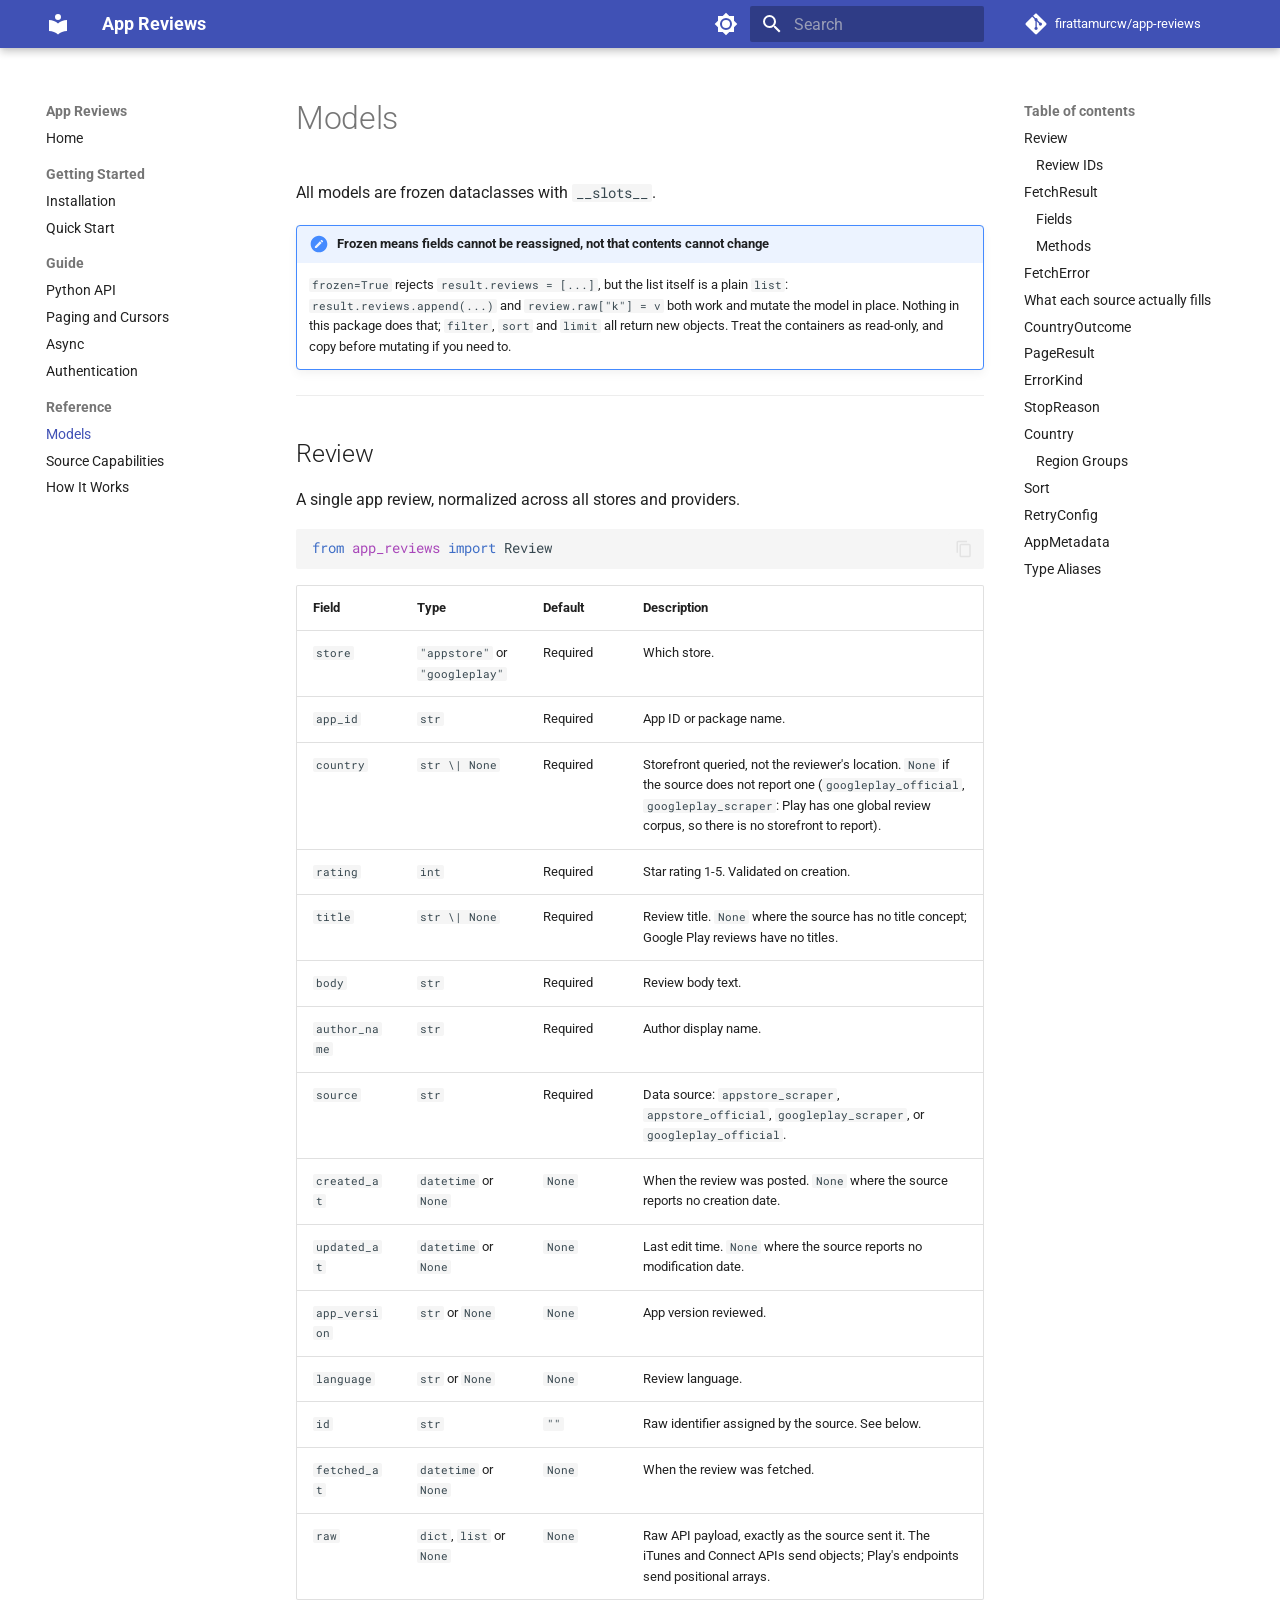
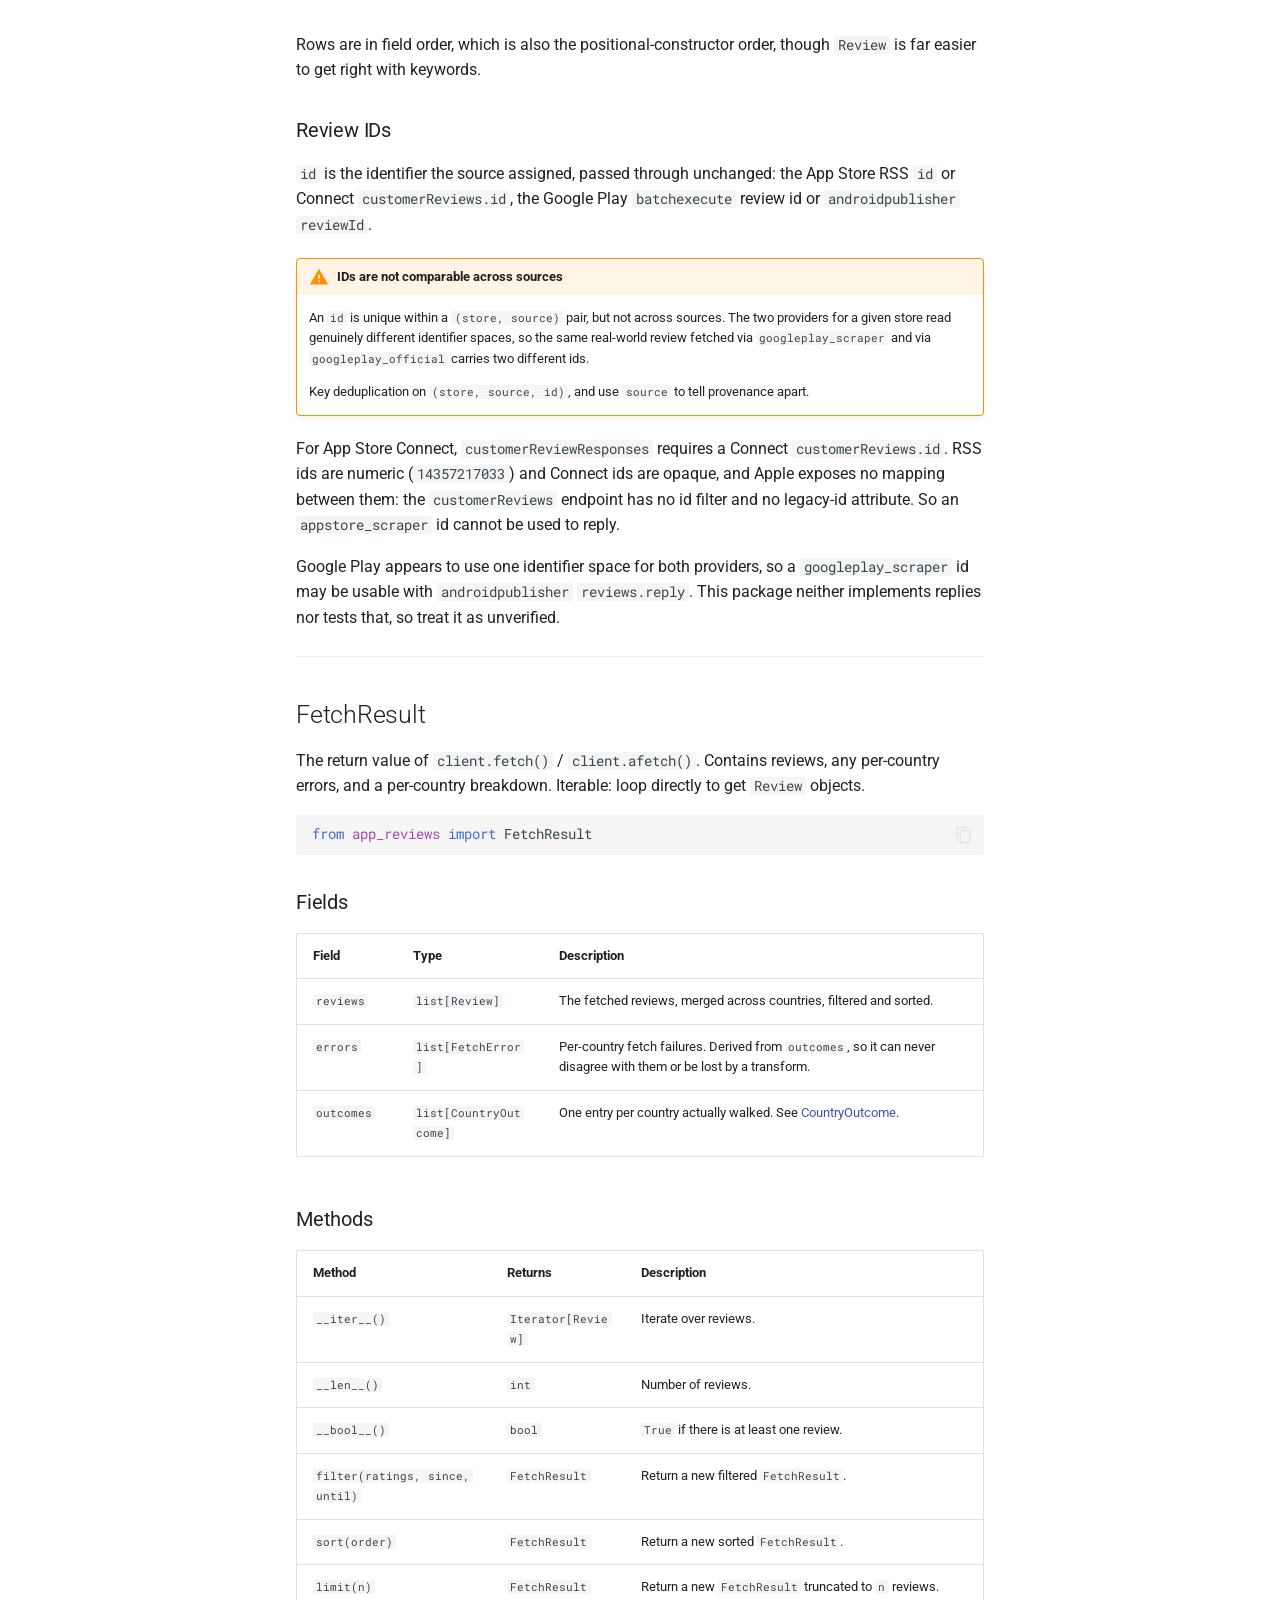
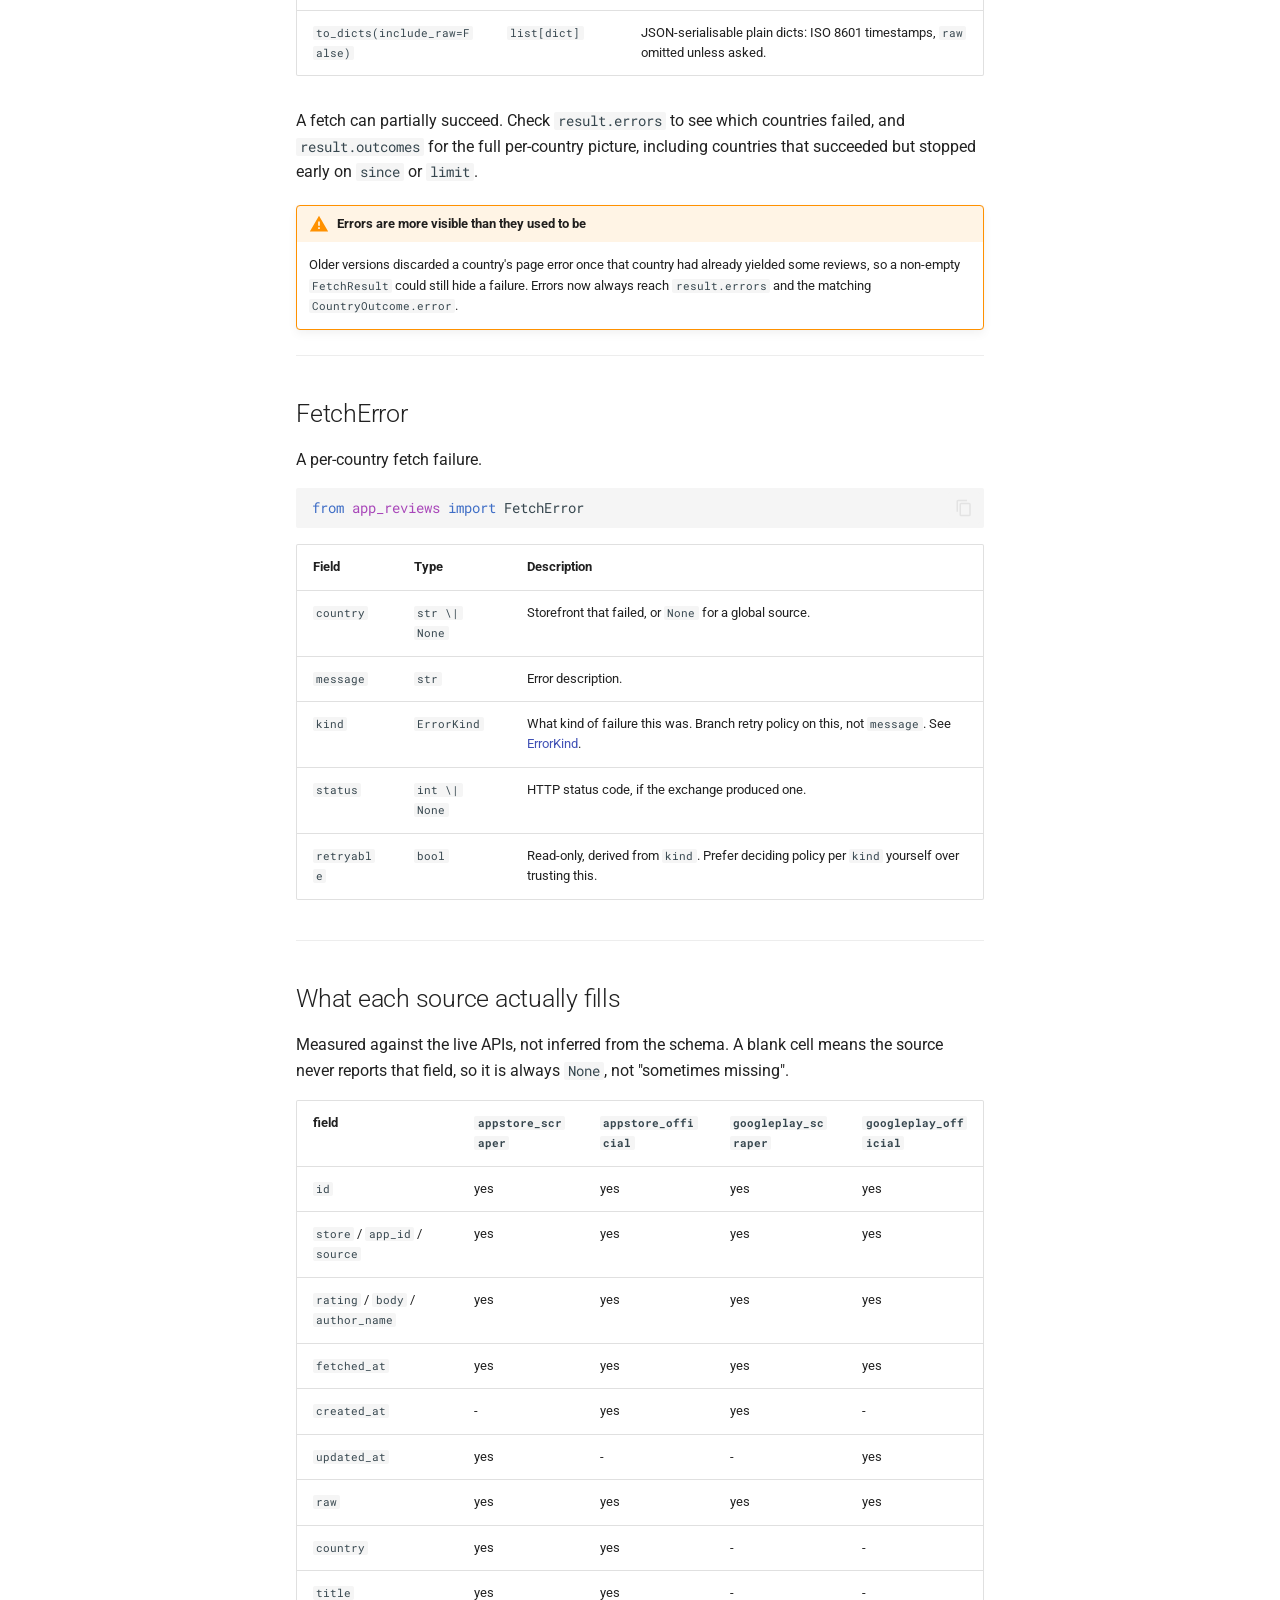
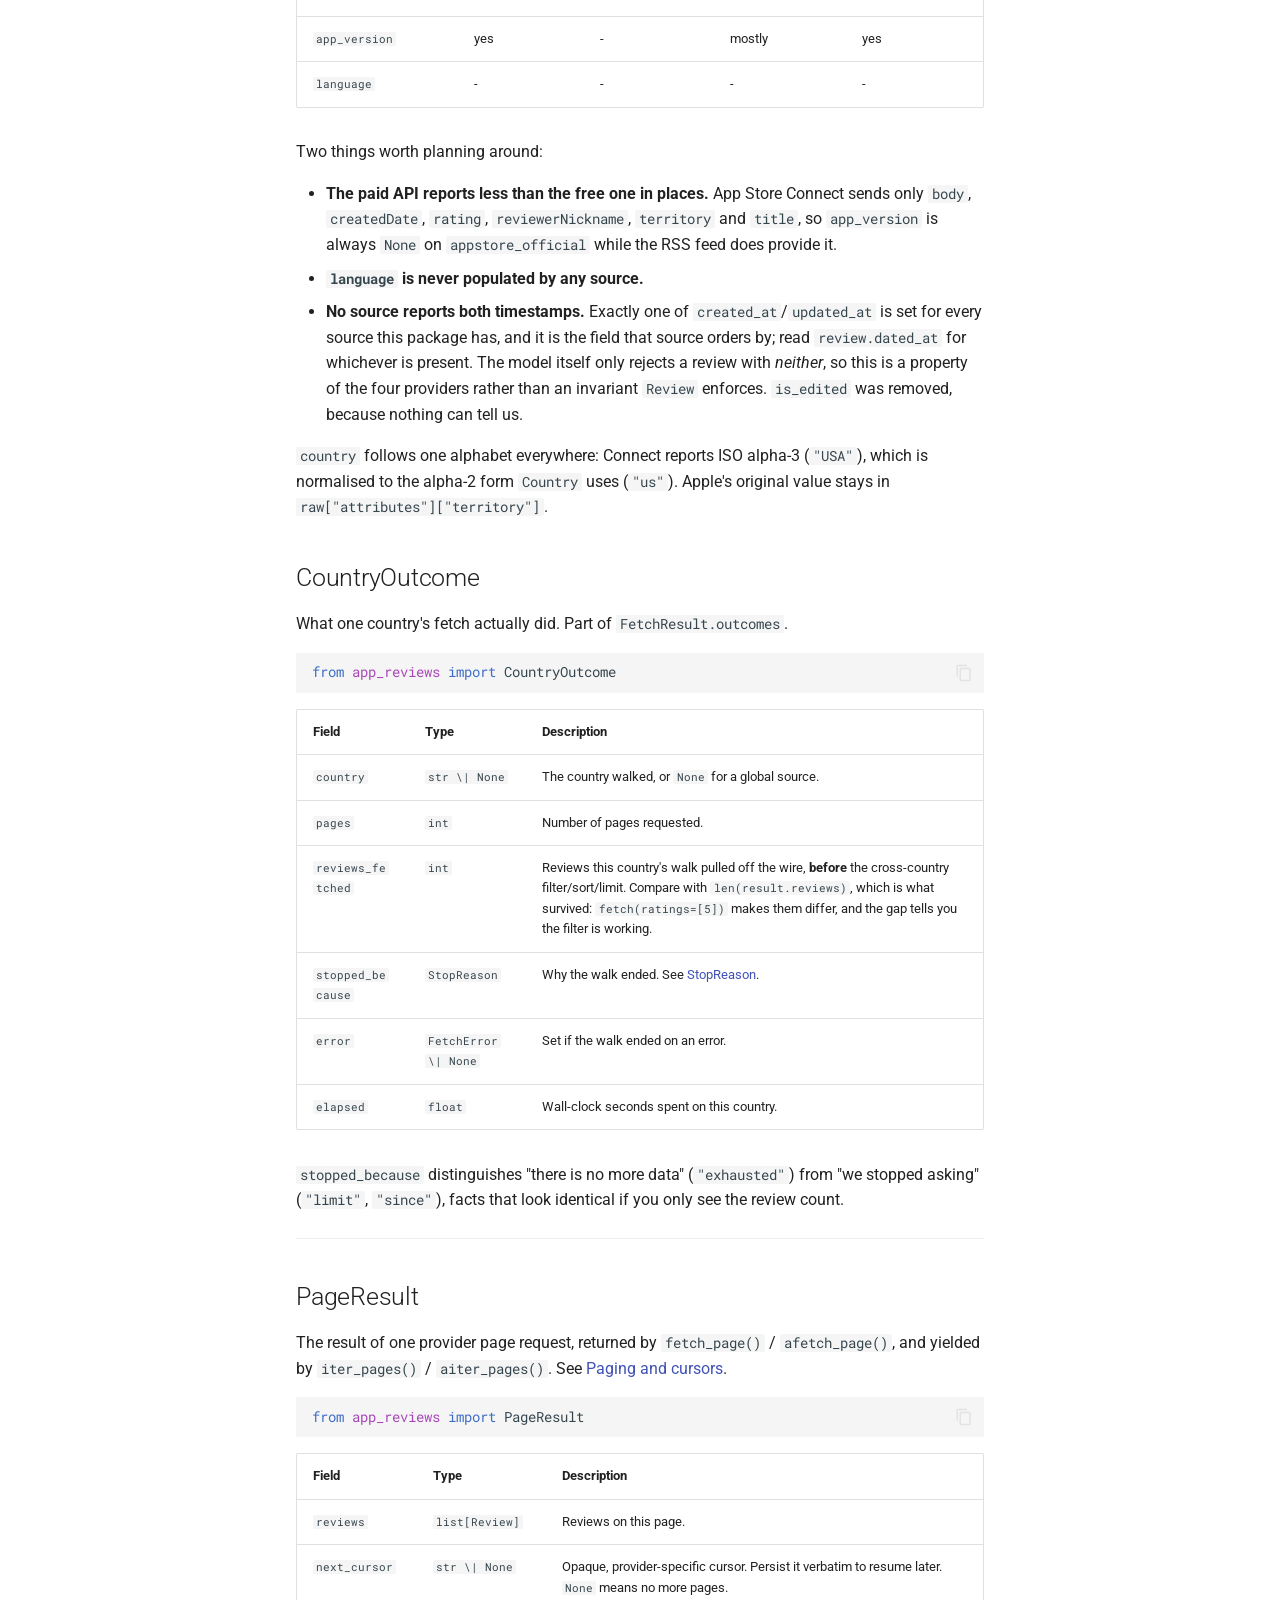
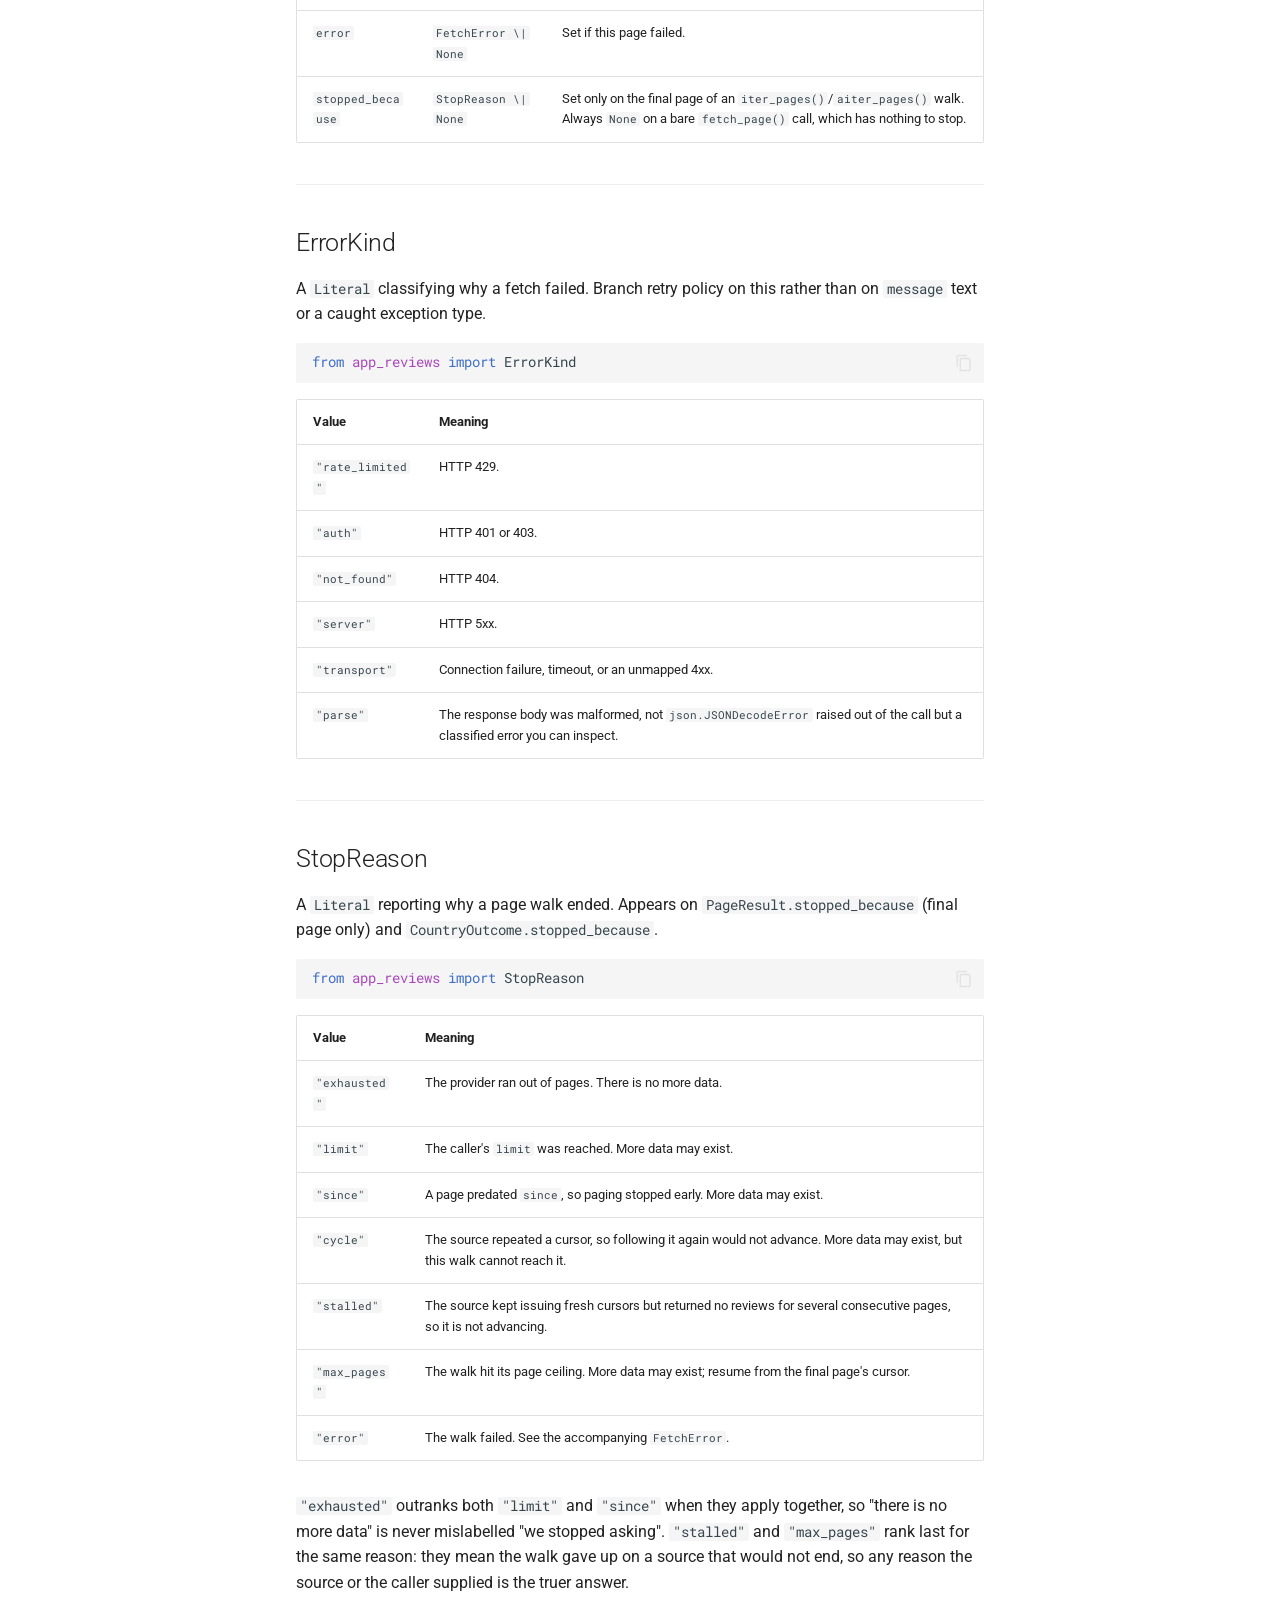
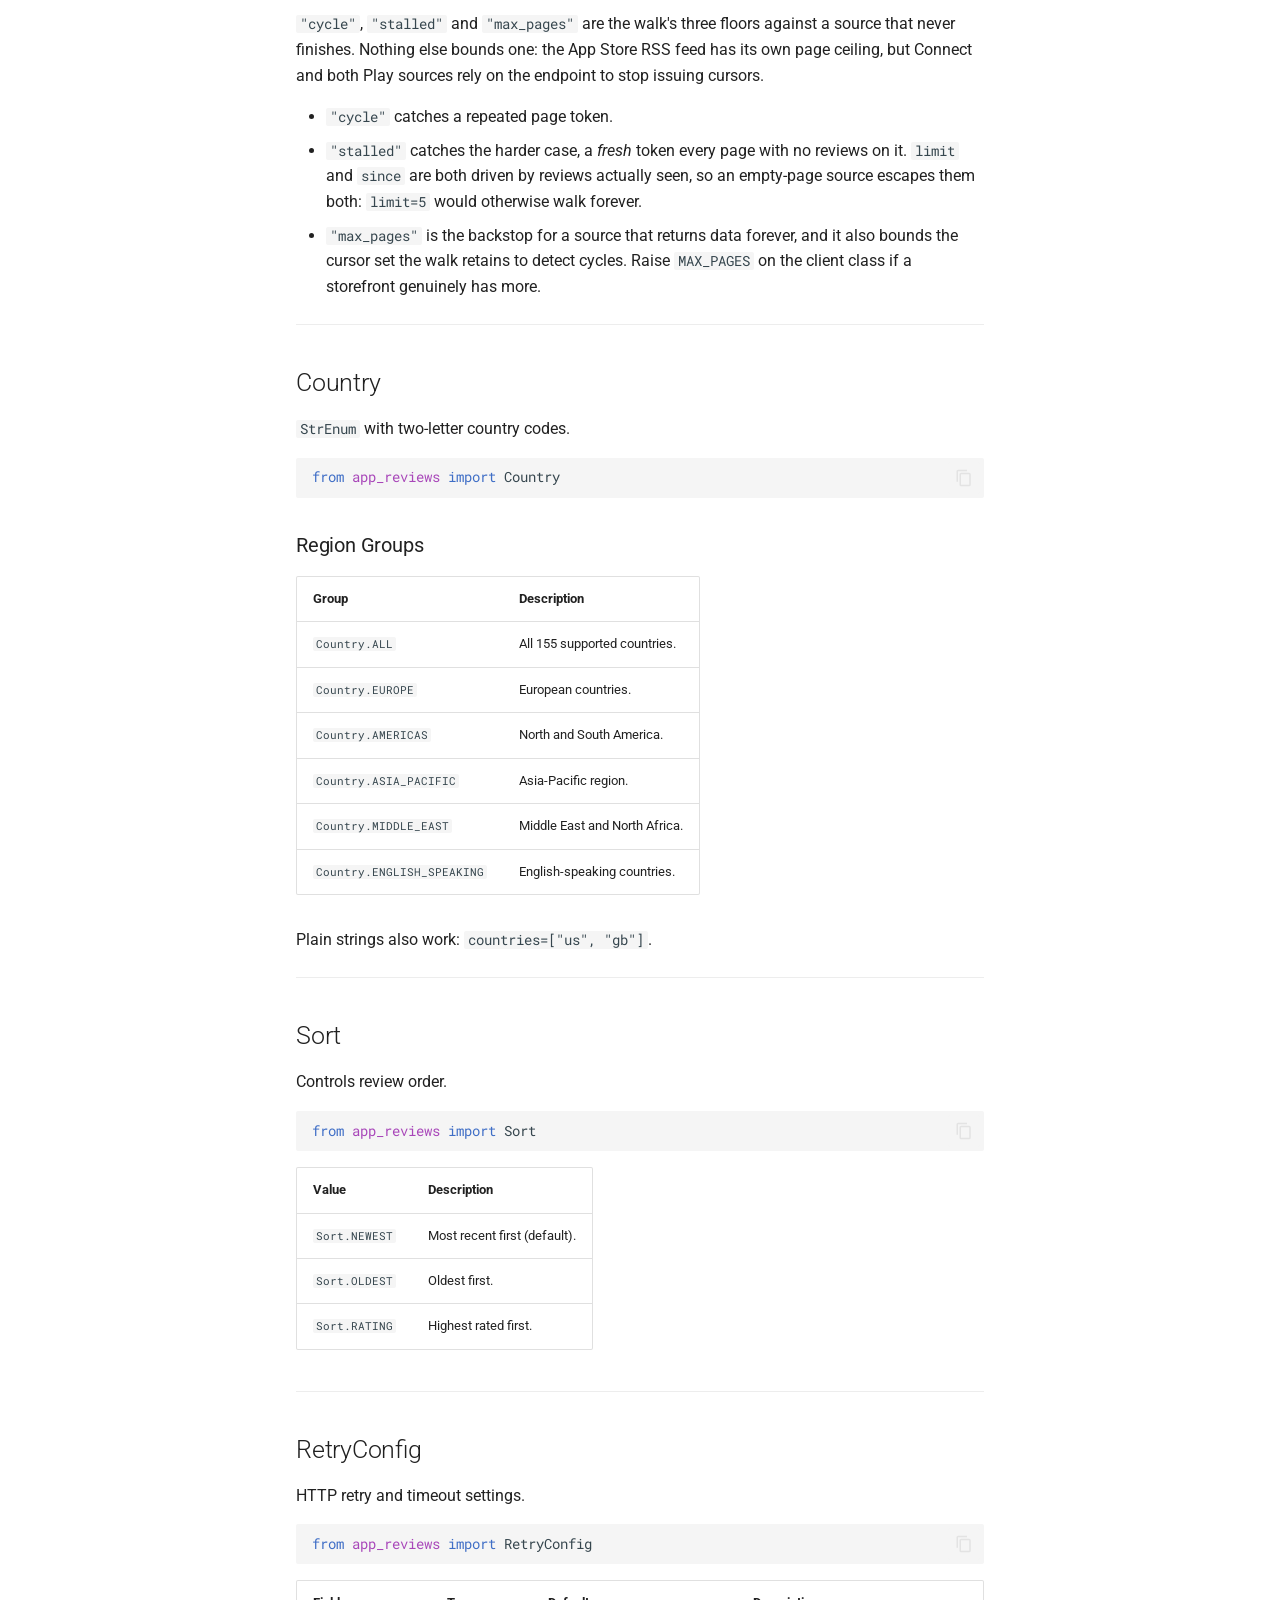
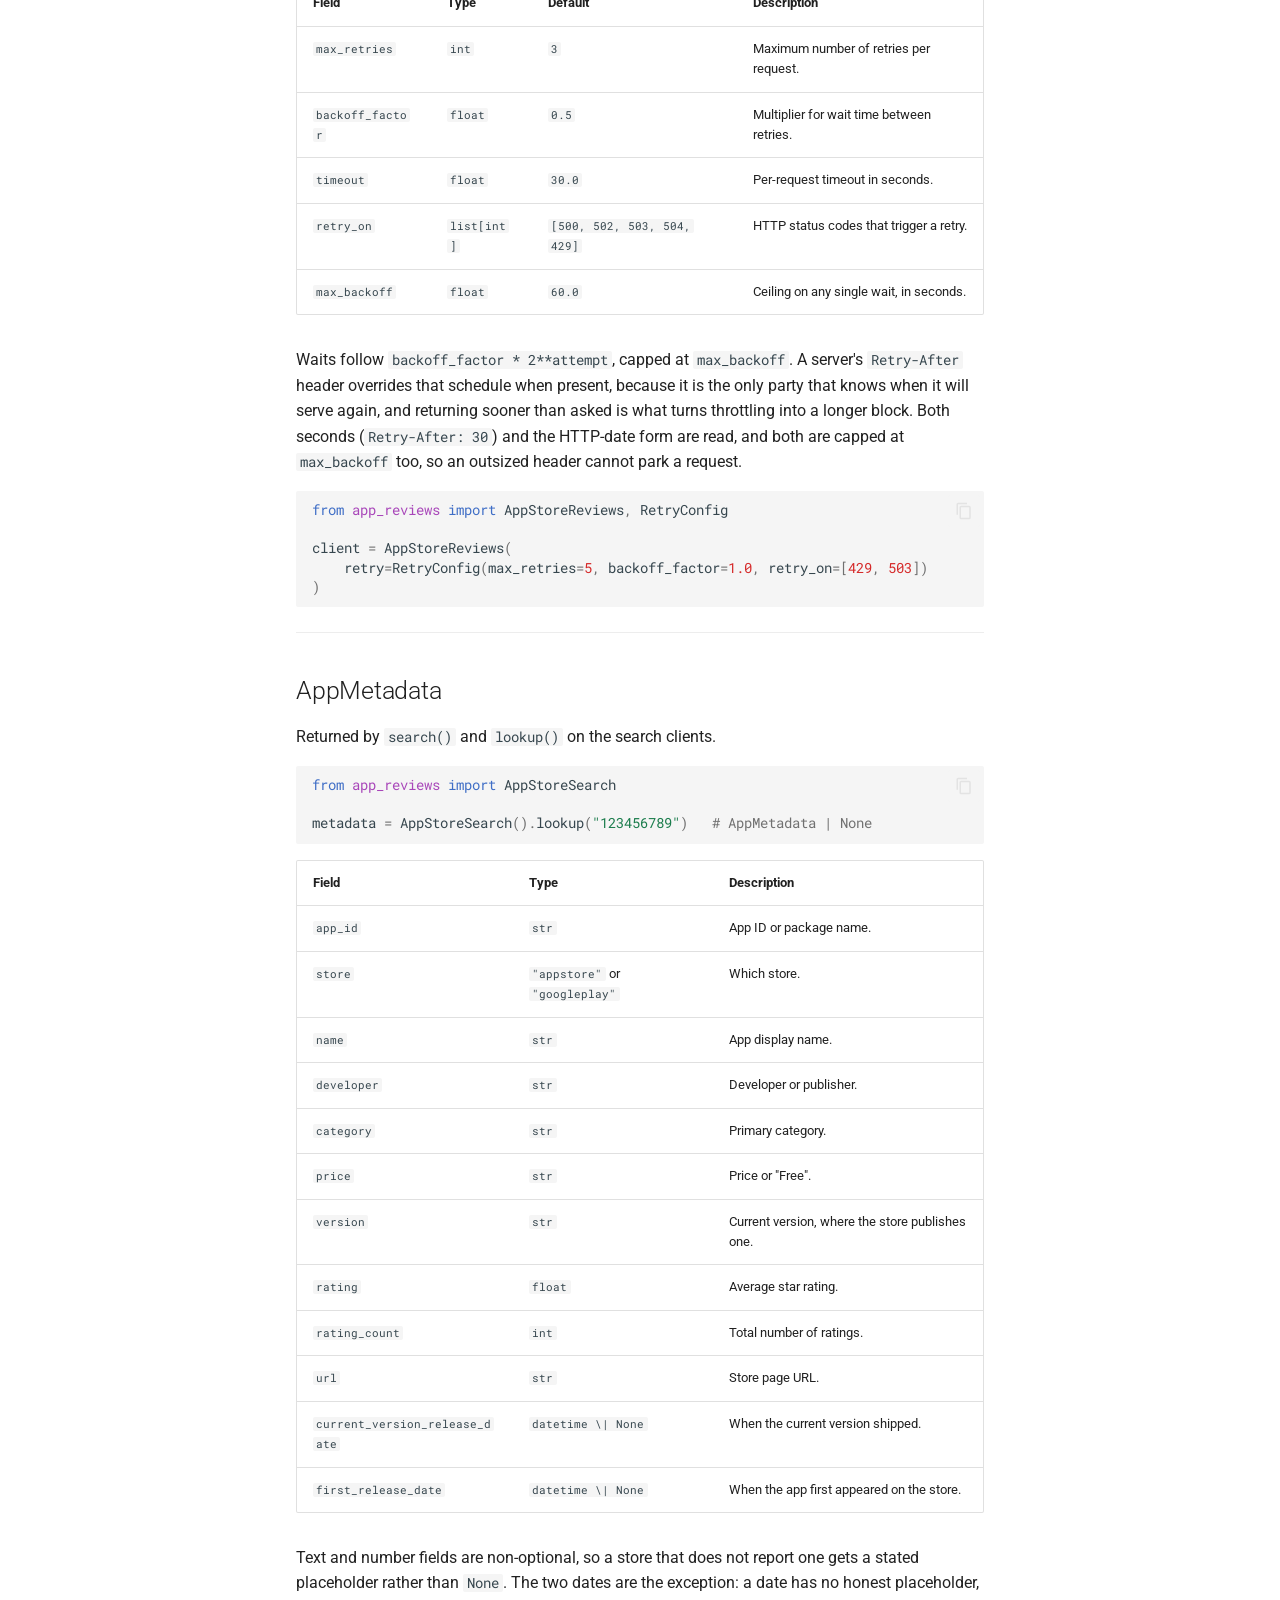
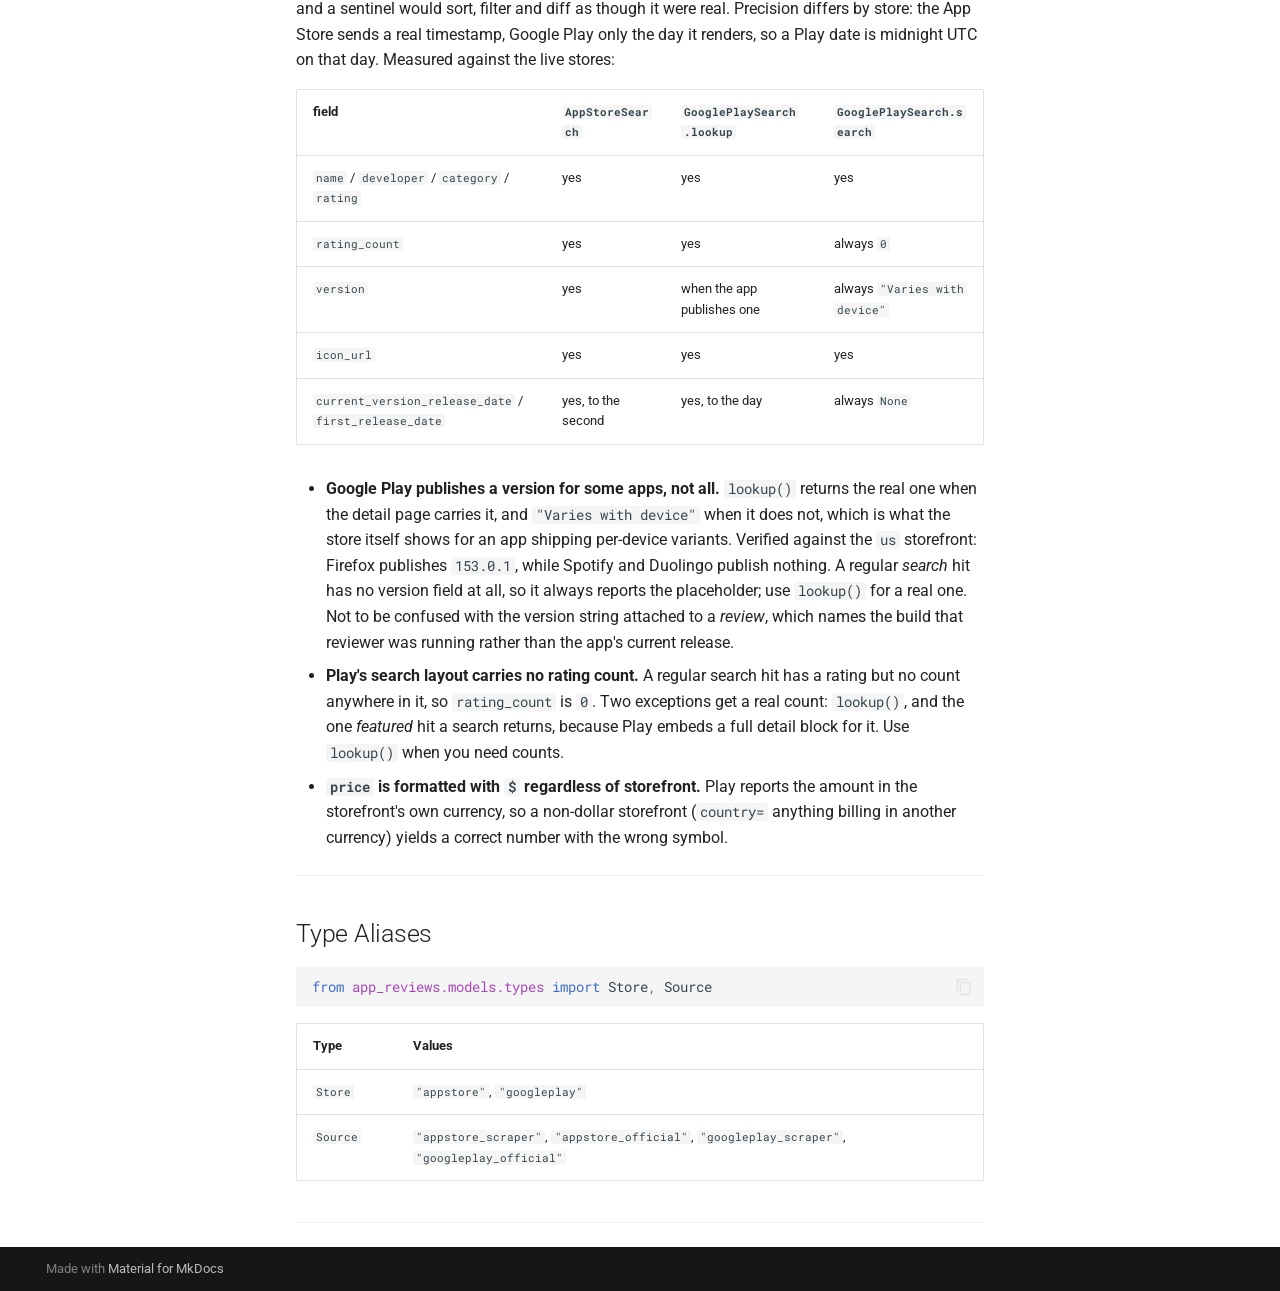
<file: reference/models/index.html>
<!doctype html>
<html lang="en" class="no-js">
  <head>
    
      <meta charset="utf-8">
      <meta name="viewport" content="width=device-width,initial-scale=1">
      
        <meta name="description" content="Fetch app reviews from the Apple App Store and Google Play Store with Python">
      
      
      
        <link rel="canonical" href="https://firattamurcw.github.io/app-reviews/reference/models/">
      
      
        <link rel="prev" href="../../guide/authentication/">
      
      
        <link rel="next" href="../capabilities/">
      
      
        
      
      
      <link rel="icon" href="../../assets/images/favicon.png">
      <meta name="generator" content="mkdocs-1.6.1, mkdocs-material-9.7.6">
    
    
      
        <title>Models - App Reviews</title>
      
    
    
      <link rel="stylesheet" href="../../assets/stylesheets/main.484c7ddc.min.css">
      
        
        <link rel="stylesheet" href="../../assets/stylesheets/palette.ab4e12ef.min.css">
      
      


    
    
      
    
    
      
        
        
        <link rel="preconnect" href="https://fonts.gstatic.com" crossorigin>
        <link rel="stylesheet" href="https://fonts.googleapis.com/css?family=Roboto:300,300i,400,400i,700,700i%7CRoboto+Mono:400,400i,700,700i&display=fallback">
        <style>:root{--md-text-font:"Roboto";--md-code-font:"Roboto Mono"}</style>
      
    
    
    <script>__md_scope=new URL("../..",location),__md_hash=e=>[...e].reduce(((e,_)=>(e<<5)-e+_.charCodeAt(0)),0),__md_get=(e,_=localStorage,t=__md_scope)=>JSON.parse(_.getItem(t.pathname+"."+e)),__md_set=(e,_,t=localStorage,a=__md_scope)=>{try{t.setItem(a.pathname+"."+e,JSON.stringify(_))}catch(e){}}</script>
    
      

    
    
  </head>
  
  
    
    
      
    
    
    
    
    <body dir="ltr" data-md-color-scheme="default" data-md-color-primary="indigo" data-md-color-accent="indigo">
  
    
    <input class="md-toggle" data-md-toggle="drawer" type="checkbox" id="__drawer" autocomplete="off">
    <input class="md-toggle" data-md-toggle="search" type="checkbox" id="__search" autocomplete="off">
    <label class="md-overlay" for="__drawer"></label>
    <div data-md-component="skip">
      
        
        <a href="#models" class="md-skip">
          Skip to content
        </a>
      
    </div>
    <div data-md-component="announce">
      
    </div>
    
    
      

  

<header class="md-header md-header--shadow" data-md-component="header">
  <nav class="md-header__inner md-grid" aria-label="Header">
    <a href="../.." title="App Reviews" class="md-header__button md-logo" aria-label="App Reviews" data-md-component="logo">
      
  
  <svg xmlns="http://www.w3.org/2000/svg" viewBox="0 0 24 24"><path d="M12 8a3 3 0 0 0 3-3 3 3 0 0 0-3-3 3 3 0 0 0-3 3 3 3 0 0 0 3 3m0 3.54C9.64 9.35 6.5 8 3 8v11c3.5 0 6.64 1.35 9 3.54 2.36-2.19 5.5-3.54 9-3.54V8c-3.5 0-6.64 1.35-9 3.54"/></svg>

    </a>
    <label class="md-header__button md-icon" for="__drawer">
      
      <svg xmlns="http://www.w3.org/2000/svg" viewBox="0 0 24 24"><path d="M3 6h18v2H3zm0 5h18v2H3zm0 5h18v2H3z"/></svg>
    </label>
    <div class="md-header__title" data-md-component="header-title">
      <div class="md-header__ellipsis">
        <div class="md-header__topic">
          <span class="md-ellipsis">
            App Reviews
          </span>
        </div>
        <div class="md-header__topic" data-md-component="header-topic">
          <span class="md-ellipsis">
            
              Models
            
          </span>
        </div>
      </div>
    </div>
    
      
        <form class="md-header__option" data-md-component="palette">
  
    
    
    
    <input class="md-option" data-md-color-media="" data-md-color-scheme="default" data-md-color-primary="indigo" data-md-color-accent="indigo"  aria-label="Switch to dark mode"  type="radio" name="__palette" id="__palette_0">
    
      <label class="md-header__button md-icon" title="Switch to dark mode" for="__palette_1" hidden>
        <svg xmlns="http://www.w3.org/2000/svg" viewBox="0 0 24 24"><path d="M12 8a4 4 0 0 0-4 4 4 4 0 0 0 4 4 4 4 0 0 0 4-4 4 4 0 0 0-4-4m0 10a6 6 0 0 1-6-6 6 6 0 0 1 6-6 6 6 0 0 1 6 6 6 6 0 0 1-6 6m8-9.31V4h-4.69L12 .69 8.69 4H4v4.69L.69 12 4 15.31V20h4.69L12 23.31 15.31 20H20v-4.69L23.31 12z"/></svg>
      </label>
    
  
    
    
    
    <input class="md-option" data-md-color-media="" data-md-color-scheme="slate" data-md-color-primary="indigo" data-md-color-accent="indigo"  aria-label="Switch to light mode"  type="radio" name="__palette" id="__palette_1">
    
      <label class="md-header__button md-icon" title="Switch to light mode" for="__palette_0" hidden>
        <svg xmlns="http://www.w3.org/2000/svg" viewBox="0 0 24 24"><path d="M12 18c-.89 0-1.74-.2-2.5-.55C11.56 16.5 13 14.42 13 12s-1.44-4.5-3.5-5.45C10.26 6.2 11.11 6 12 6a6 6 0 0 1 6 6 6 6 0 0 1-6 6m8-9.31V4h-4.69L12 .69 8.69 4H4v4.69L.69 12 4 15.31V20h4.69L12 23.31 15.31 20H20v-4.69L23.31 12z"/></svg>
      </label>
    
  
</form>
      
    
    
      <script>var palette=__md_get("__palette");if(palette&&palette.color){if("(prefers-color-scheme)"===palette.color.media){var media=matchMedia("(prefers-color-scheme: light)"),input=document.querySelector(media.matches?"[data-md-color-media='(prefers-color-scheme: light)']":"[data-md-color-media='(prefers-color-scheme: dark)']");palette.color.media=input.getAttribute("data-md-color-media"),palette.color.scheme=input.getAttribute("data-md-color-scheme"),palette.color.primary=input.getAttribute("data-md-color-primary"),palette.color.accent=input.getAttribute("data-md-color-accent")}for(var[key,value]of Object.entries(palette.color))document.body.setAttribute("data-md-color-"+key,value)}</script>
    
    
    
      
      
        <label class="md-header__button md-icon" for="__search">
          
          <svg xmlns="http://www.w3.org/2000/svg" viewBox="0 0 24 24"><path d="M9.5 3A6.5 6.5 0 0 1 16 9.5c0 1.61-.59 3.09-1.56 4.23l.27.27h.79l5 5-1.5 1.5-5-5v-.79l-.27-.27A6.52 6.52 0 0 1 9.5 16 6.5 6.5 0 0 1 3 9.5 6.5 6.5 0 0 1 9.5 3m0 2C7 5 5 7 5 9.5S7 14 9.5 14 14 12 14 9.5 12 5 9.5 5"/></svg>
        </label>
        <div class="md-search" data-md-component="search" role="dialog">
  <label class="md-search__overlay" for="__search"></label>
  <div class="md-search__inner" role="search">
    <form class="md-search__form" name="search">
      <input type="text" class="md-search__input" name="query" aria-label="Search" placeholder="Search" autocapitalize="off" autocorrect="off" autocomplete="off" spellcheck="false" data-md-component="search-query" required>
      <label class="md-search__icon md-icon" for="__search">
        
        <svg xmlns="http://www.w3.org/2000/svg" viewBox="0 0 24 24"><path d="M9.5 3A6.5 6.5 0 0 1 16 9.5c0 1.61-.59 3.09-1.56 4.23l.27.27h.79l5 5-1.5 1.5-5-5v-.79l-.27-.27A6.52 6.52 0 0 1 9.5 16 6.5 6.5 0 0 1 3 9.5 6.5 6.5 0 0 1 9.5 3m0 2C7 5 5 7 5 9.5S7 14 9.5 14 14 12 14 9.5 12 5 9.5 5"/></svg>
        
        <svg xmlns="http://www.w3.org/2000/svg" viewBox="0 0 24 24"><path d="M20 11v2H8l5.5 5.5-1.42 1.42L4.16 12l7.92-7.92L13.5 5.5 8 11z"/></svg>
      </label>
      <nav class="md-search__options" aria-label="Search">
        
        <button type="reset" class="md-search__icon md-icon" title="Clear" aria-label="Clear" tabindex="-1">
          
          <svg xmlns="http://www.w3.org/2000/svg" viewBox="0 0 24 24"><path d="M19 6.41 17.59 5 12 10.59 6.41 5 5 6.41 10.59 12 5 17.59 6.41 19 12 13.41 17.59 19 19 17.59 13.41 12z"/></svg>
        </button>
      </nav>
      
        <div class="md-search__suggest" data-md-component="search-suggest"></div>
      
    </form>
    <div class="md-search__output">
      <div class="md-search__scrollwrap" tabindex="0" data-md-scrollfix>
        <div class="md-search-result" data-md-component="search-result">
          <div class="md-search-result__meta">
            Initializing search
          </div>
          <ol class="md-search-result__list" role="presentation"></ol>
        </div>
      </div>
    </div>
  </div>
</div>
      
    
    
      <div class="md-header__source">
        <a href="https://github.com/firattamurcw/app-reviews" title="Go to repository" class="md-source" data-md-component="source">
  <div class="md-source__icon md-icon">
    
    <svg xmlns="http://www.w3.org/2000/svg" viewBox="0 0 448 512"><!--! Font Awesome Free 7.1.0 by @fontawesome - https://fontawesome.com License - https://fontawesome.com/license/free (Icons: CC BY 4.0, Fonts: SIL OFL 1.1, Code: MIT License) Copyright 2025 Fonticons, Inc.--><path d="M439.6 236.1 244 40.5c-5.4-5.5-12.8-8.5-20.4-8.5s-15 3-20.4 8.4L162.5 81l51.5 51.5c27.1-9.1 52.7 16.8 43.4 43.7l49.7 49.7c34.2-11.8 61.2 31 35.5 56.7-26.5 26.5-70.2-2.9-56-37.3L240.3 199v121.9c25.3 12.5 22.3 41.8 9.1 55-6.4 6.4-15.2 10.1-24.3 10.1s-17.8-3.6-24.3-10.1c-17.6-17.6-11.1-46.9 11.2-56v-123c-20.8-8.5-24.6-30.7-18.6-45L142.6 101 8.5 235.1C3 240.6 0 247.9 0 255.5s3 15 8.5 20.4l195.6 195.7c5.4 5.4 12.7 8.4 20.4 8.4s15-3 20.4-8.4l194.7-194.7c5.4-5.4 8.4-12.8 8.4-20.4s-3-15-8.4-20.4"/></svg>
  </div>
  <div class="md-source__repository">
    firattamurcw/app-reviews
  </div>
</a>
      </div>
    
  </nav>
  
</header>
    
    <div class="md-container" data-md-component="container">
      
      
        
          
        
      
      <main class="md-main" data-md-component="main">
        <div class="md-main__inner md-grid">
          
            
              
              <div class="md-sidebar md-sidebar--primary" data-md-component="sidebar" data-md-type="navigation" >
                <div class="md-sidebar__scrollwrap">
                  <div class="md-sidebar__inner">
                    



<nav class="md-nav md-nav--primary" aria-label="Navigation" data-md-level="0">
  <label class="md-nav__title" for="__drawer">
    <a href="../.." title="App Reviews" class="md-nav__button md-logo" aria-label="App Reviews" data-md-component="logo">
      
  
  <svg xmlns="http://www.w3.org/2000/svg" viewBox="0 0 24 24"><path d="M12 8a3 3 0 0 0 3-3 3 3 0 0 0-3-3 3 3 0 0 0-3 3 3 3 0 0 0 3 3m0 3.54C9.64 9.35 6.5 8 3 8v11c3.5 0 6.64 1.35 9 3.54 2.36-2.19 5.5-3.54 9-3.54V8c-3.5 0-6.64 1.35-9 3.54"/></svg>

    </a>
    App Reviews
  </label>
  
    <div class="md-nav__source">
      <a href="https://github.com/firattamurcw/app-reviews" title="Go to repository" class="md-source" data-md-component="source">
  <div class="md-source__icon md-icon">
    
    <svg xmlns="http://www.w3.org/2000/svg" viewBox="0 0 448 512"><!--! Font Awesome Free 7.1.0 by @fontawesome - https://fontawesome.com License - https://fontawesome.com/license/free (Icons: CC BY 4.0, Fonts: SIL OFL 1.1, Code: MIT License) Copyright 2025 Fonticons, Inc.--><path d="M439.6 236.1 244 40.5c-5.4-5.5-12.8-8.5-20.4-8.5s-15 3-20.4 8.4L162.5 81l51.5 51.5c27.1-9.1 52.7 16.8 43.4 43.7l49.7 49.7c34.2-11.8 61.2 31 35.5 56.7-26.5 26.5-70.2-2.9-56-37.3L240.3 199v121.9c25.3 12.5 22.3 41.8 9.1 55-6.4 6.4-15.2 10.1-24.3 10.1s-17.8-3.6-24.3-10.1c-17.6-17.6-11.1-46.9 11.2-56v-123c-20.8-8.5-24.6-30.7-18.6-45L142.6 101 8.5 235.1C3 240.6 0 247.9 0 255.5s3 15 8.5 20.4l195.6 195.7c5.4 5.4 12.7 8.4 20.4 8.4s15-3 20.4-8.4l194.7-194.7c5.4-5.4 8.4-12.8 8.4-20.4s-3-15-8.4-20.4"/></svg>
  </div>
  <div class="md-source__repository">
    firattamurcw/app-reviews
  </div>
</a>
    </div>
  
  <ul class="md-nav__list" data-md-scrollfix>
    
      
      
  
  
  
  
    <li class="md-nav__item">
      <a href="../.." class="md-nav__link">
        
  
  
  <span class="md-ellipsis">
    
  
    Home
  

    
  </span>
  
  

      </a>
    </li>
  

    
      
      
  
  
  
  
    
    
    
    
      
        
        
      
    
    
    <li class="md-nav__item md-nav__item--section md-nav__item--nested">
      
        
        
          
        
        <input class="md-nav__toggle md-toggle md-toggle--indeterminate" type="checkbox" id="__nav_2" >
        
          
          <label class="md-nav__link" for="__nav_2" id="__nav_2_label" tabindex="">
            
  
  
  <span class="md-ellipsis">
    
  
    Getting Started
  

    
  </span>
  
  

            <span class="md-nav__icon md-icon"></span>
          </label>
        
        <nav class="md-nav" data-md-level="1" aria-labelledby="__nav_2_label" aria-expanded="false">
          <label class="md-nav__title" for="__nav_2">
            <span class="md-nav__icon md-icon"></span>
            
  
    Getting Started
  

          </label>
          <ul class="md-nav__list" data-md-scrollfix>
            
              
                
  
  
  
  
    <li class="md-nav__item">
      <a href="../../getting-started/installation/" class="md-nav__link">
        
  
  
  <span class="md-ellipsis">
    
  
    Installation
  

    
  </span>
  
  

      </a>
    </li>
  

              
            
              
                
  
  
  
  
    <li class="md-nav__item">
      <a href="../../getting-started/quickstart/" class="md-nav__link">
        
  
  
  <span class="md-ellipsis">
    
  
    Quick Start
  

    
  </span>
  
  

      </a>
    </li>
  

              
            
          </ul>
        </nav>
      
    </li>
  

    
      
      
  
  
  
  
    
    
    
    
      
        
        
      
    
    
    <li class="md-nav__item md-nav__item--section md-nav__item--nested">
      
        
        
          
        
        <input class="md-nav__toggle md-toggle md-toggle--indeterminate" type="checkbox" id="__nav_3" >
        
          
          <label class="md-nav__link" for="__nav_3" id="__nav_3_label" tabindex="">
            
  
  
  <span class="md-ellipsis">
    
  
    Guide
  

    
  </span>
  
  

            <span class="md-nav__icon md-icon"></span>
          </label>
        
        <nav class="md-nav" data-md-level="1" aria-labelledby="__nav_3_label" aria-expanded="false">
          <label class="md-nav__title" for="__nav_3">
            <span class="md-nav__icon md-icon"></span>
            
  
    Guide
  

          </label>
          <ul class="md-nav__list" data-md-scrollfix>
            
              
                
  
  
  
  
    <li class="md-nav__item">
      <a href="../../guide/python-api/" class="md-nav__link">
        
  
  
  <span class="md-ellipsis">
    
  
    Python API
  

    
  </span>
  
  

      </a>
    </li>
  

              
            
              
                
  
  
  
  
    <li class="md-nav__item">
      <a href="../../guide/paging/" class="md-nav__link">
        
  
  
  <span class="md-ellipsis">
    
  
    Paging and Cursors
  

    
  </span>
  
  

      </a>
    </li>
  

              
            
              
                
  
  
  
  
    <li class="md-nav__item">
      <a href="../../guide/async/" class="md-nav__link">
        
  
  
  <span class="md-ellipsis">
    
  
    Async
  

    
  </span>
  
  

      </a>
    </li>
  

              
            
              
                
  
  
  
  
    <li class="md-nav__item">
      <a href="../../guide/authentication/" class="md-nav__link">
        
  
  
  <span class="md-ellipsis">
    
  
    Authentication
  

    
  </span>
  
  

      </a>
    </li>
  

              
            
          </ul>
        </nav>
      
    </li>
  

    
      
      
  
  
    
  
  
  
    
    
    
    
      
        
        
      
    
    
    <li class="md-nav__item md-nav__item--active md-nav__item--section md-nav__item--nested">
      
        
        
        <input class="md-nav__toggle md-toggle " type="checkbox" id="__nav_4" checked>
        
          
          <label class="md-nav__link" for="__nav_4" id="__nav_4_label" tabindex="">
            
  
  
  <span class="md-ellipsis">
    
  
    Reference
  

    
  </span>
  
  

            <span class="md-nav__icon md-icon"></span>
          </label>
        
        <nav class="md-nav" data-md-level="1" aria-labelledby="__nav_4_label" aria-expanded="true">
          <label class="md-nav__title" for="__nav_4">
            <span class="md-nav__icon md-icon"></span>
            
  
    Reference
  

          </label>
          <ul class="md-nav__list" data-md-scrollfix>
            
              
                
  
  
    
  
  
  
    <li class="md-nav__item md-nav__item--active">
      
      <input class="md-nav__toggle md-toggle" type="checkbox" id="__toc">
      
      
        
      
      
        <label class="md-nav__link md-nav__link--active" for="__toc">
          
  
  
  <span class="md-ellipsis">
    
  
    Models
  

    
  </span>
  
  

          <span class="md-nav__icon md-icon"></span>
        </label>
      
      <a href="./" class="md-nav__link md-nav__link--active">
        
  
  
  <span class="md-ellipsis">
    
  
    Models
  

    
  </span>
  
  

      </a>
      
        

<nav class="md-nav md-nav--secondary" aria-label="Table of contents">
  
  
  
    
  
  
    <label class="md-nav__title" for="__toc">
      <span class="md-nav__icon md-icon"></span>
      Table of contents
    </label>
    <ul class="md-nav__list" data-md-component="toc" data-md-scrollfix>
      
        <li class="md-nav__item">
  <a href="#review" class="md-nav__link">
    <span class="md-ellipsis">
      
        Review
      
    </span>
  </a>
  
    <nav class="md-nav" aria-label="Review">
      <ul class="md-nav__list">
        
          <li class="md-nav__item">
  <a href="#review-ids" class="md-nav__link">
    <span class="md-ellipsis">
      
        Review IDs
      
    </span>
  </a>
  
</li>
        
      </ul>
    </nav>
  
</li>
      
        <li class="md-nav__item">
  <a href="#fetchresult" class="md-nav__link">
    <span class="md-ellipsis">
      
        FetchResult
      
    </span>
  </a>
  
    <nav class="md-nav" aria-label="FetchResult">
      <ul class="md-nav__list">
        
          <li class="md-nav__item">
  <a href="#fields" class="md-nav__link">
    <span class="md-ellipsis">
      
        Fields
      
    </span>
  </a>
  
</li>
        
          <li class="md-nav__item">
  <a href="#methods" class="md-nav__link">
    <span class="md-ellipsis">
      
        Methods
      
    </span>
  </a>
  
</li>
        
      </ul>
    </nav>
  
</li>
      
        <li class="md-nav__item">
  <a href="#fetcherror" class="md-nav__link">
    <span class="md-ellipsis">
      
        FetchError
      
    </span>
  </a>
  
</li>
      
        <li class="md-nav__item">
  <a href="#what-each-source-actually-fills" class="md-nav__link">
    <span class="md-ellipsis">
      
        What each source actually fills
      
    </span>
  </a>
  
</li>
      
        <li class="md-nav__item">
  <a href="#countryoutcome" class="md-nav__link">
    <span class="md-ellipsis">
      
        CountryOutcome
      
    </span>
  </a>
  
</li>
      
        <li class="md-nav__item">
  <a href="#pageresult" class="md-nav__link">
    <span class="md-ellipsis">
      
        PageResult
      
    </span>
  </a>
  
</li>
      
        <li class="md-nav__item">
  <a href="#errorkind" class="md-nav__link">
    <span class="md-ellipsis">
      
        ErrorKind
      
    </span>
  </a>
  
</li>
      
        <li class="md-nav__item">
  <a href="#stopreason" class="md-nav__link">
    <span class="md-ellipsis">
      
        StopReason
      
    </span>
  </a>
  
</li>
      
        <li class="md-nav__item">
  <a href="#country" class="md-nav__link">
    <span class="md-ellipsis">
      
        Country
      
    </span>
  </a>
  
    <nav class="md-nav" aria-label="Country">
      <ul class="md-nav__list">
        
          <li class="md-nav__item">
  <a href="#region-groups" class="md-nav__link">
    <span class="md-ellipsis">
      
        Region Groups
      
    </span>
  </a>
  
</li>
        
      </ul>
    </nav>
  
</li>
      
        <li class="md-nav__item">
  <a href="#sort" class="md-nav__link">
    <span class="md-ellipsis">
      
        Sort
      
    </span>
  </a>
  
</li>
      
        <li class="md-nav__item">
  <a href="#retryconfig" class="md-nav__link">
    <span class="md-ellipsis">
      
        RetryConfig
      
    </span>
  </a>
  
</li>
      
        <li class="md-nav__item">
  <a href="#appmetadata" class="md-nav__link">
    <span class="md-ellipsis">
      
        AppMetadata
      
    </span>
  </a>
  
</li>
      
        <li class="md-nav__item">
  <a href="#type-aliases" class="md-nav__link">
    <span class="md-ellipsis">
      
        Type Aliases
      
    </span>
  </a>
  
</li>
      
    </ul>
  
</nav>
      
    </li>
  

              
            
              
                
  
  
  
  
    <li class="md-nav__item">
      <a href="../capabilities/" class="md-nav__link">
        
  
  
  <span class="md-ellipsis">
    
  
    Source Capabilities
  

    
  </span>
  
  

      </a>
    </li>
  

              
            
              
                
  
  
  
  
    <li class="md-nav__item">
      <a href="../how-it-works/" class="md-nav__link">
        
  
  
  <span class="md-ellipsis">
    
  
    How It Works
  

    
  </span>
  
  

      </a>
    </li>
  

              
            
          </ul>
        </nav>
      
    </li>
  

    
  </ul>
</nav>
                  </div>
                </div>
              </div>
            
            
              
              <div class="md-sidebar md-sidebar--secondary" data-md-component="sidebar" data-md-type="toc" >
                <div class="md-sidebar__scrollwrap">
                  <div class="md-sidebar__inner">
                    

<nav class="md-nav md-nav--secondary" aria-label="Table of contents">
  
  
  
    
  
  
    <label class="md-nav__title" for="__toc">
      <span class="md-nav__icon md-icon"></span>
      Table of contents
    </label>
    <ul class="md-nav__list" data-md-component="toc" data-md-scrollfix>
      
        <li class="md-nav__item">
  <a href="#review" class="md-nav__link">
    <span class="md-ellipsis">
      
        Review
      
    </span>
  </a>
  
    <nav class="md-nav" aria-label="Review">
      <ul class="md-nav__list">
        
          <li class="md-nav__item">
  <a href="#review-ids" class="md-nav__link">
    <span class="md-ellipsis">
      
        Review IDs
      
    </span>
  </a>
  
</li>
        
      </ul>
    </nav>
  
</li>
      
        <li class="md-nav__item">
  <a href="#fetchresult" class="md-nav__link">
    <span class="md-ellipsis">
      
        FetchResult
      
    </span>
  </a>
  
    <nav class="md-nav" aria-label="FetchResult">
      <ul class="md-nav__list">
        
          <li class="md-nav__item">
  <a href="#fields" class="md-nav__link">
    <span class="md-ellipsis">
      
        Fields
      
    </span>
  </a>
  
</li>
        
          <li class="md-nav__item">
  <a href="#methods" class="md-nav__link">
    <span class="md-ellipsis">
      
        Methods
      
    </span>
  </a>
  
</li>
        
      </ul>
    </nav>
  
</li>
      
        <li class="md-nav__item">
  <a href="#fetcherror" class="md-nav__link">
    <span class="md-ellipsis">
      
        FetchError
      
    </span>
  </a>
  
</li>
      
        <li class="md-nav__item">
  <a href="#what-each-source-actually-fills" class="md-nav__link">
    <span class="md-ellipsis">
      
        What each source actually fills
      
    </span>
  </a>
  
</li>
      
        <li class="md-nav__item">
  <a href="#countryoutcome" class="md-nav__link">
    <span class="md-ellipsis">
      
        CountryOutcome
      
    </span>
  </a>
  
</li>
      
        <li class="md-nav__item">
  <a href="#pageresult" class="md-nav__link">
    <span class="md-ellipsis">
      
        PageResult
      
    </span>
  </a>
  
</li>
      
        <li class="md-nav__item">
  <a href="#errorkind" class="md-nav__link">
    <span class="md-ellipsis">
      
        ErrorKind
      
    </span>
  </a>
  
</li>
      
        <li class="md-nav__item">
  <a href="#stopreason" class="md-nav__link">
    <span class="md-ellipsis">
      
        StopReason
      
    </span>
  </a>
  
</li>
      
        <li class="md-nav__item">
  <a href="#country" class="md-nav__link">
    <span class="md-ellipsis">
      
        Country
      
    </span>
  </a>
  
    <nav class="md-nav" aria-label="Country">
      <ul class="md-nav__list">
        
          <li class="md-nav__item">
  <a href="#region-groups" class="md-nav__link">
    <span class="md-ellipsis">
      
        Region Groups
      
    </span>
  </a>
  
</li>
        
      </ul>
    </nav>
  
</li>
      
        <li class="md-nav__item">
  <a href="#sort" class="md-nav__link">
    <span class="md-ellipsis">
      
        Sort
      
    </span>
  </a>
  
</li>
      
        <li class="md-nav__item">
  <a href="#retryconfig" class="md-nav__link">
    <span class="md-ellipsis">
      
        RetryConfig
      
    </span>
  </a>
  
</li>
      
        <li class="md-nav__item">
  <a href="#appmetadata" class="md-nav__link">
    <span class="md-ellipsis">
      
        AppMetadata
      
    </span>
  </a>
  
</li>
      
        <li class="md-nav__item">
  <a href="#type-aliases" class="md-nav__link">
    <span class="md-ellipsis">
      
        Type Aliases
      
    </span>
  </a>
  
</li>
      
    </ul>
  
</nav>
                  </div>
                </div>
              </div>
            
          
          
            <div class="md-content" data-md-component="content">
              
              <article class="md-content__inner md-typeset">
                
                  


  
  


<h1 id="models">Models</h1>
<p>All models are frozen dataclasses with <code>__slots__</code>.</p>
<div class="admonition note">
<p class="admonition-title">Frozen means fields cannot be reassigned, not that contents cannot change</p>
<p><code>frozen=True</code> rejects <code>result.reviews = [...]</code>, but the list itself is a plain
<code>list</code>: <code>result.reviews.append(...)</code> and <code>review.raw["k"] = v</code> both work and
mutate the model in place. Nothing in this package does that; <code>filter</code>, <code>sort</code>
and <code>limit</code> all return new objects. Treat the containers as read-only, and copy
before mutating if you need to.</p>
</div>
<hr />
<h2 id="review">Review</h2>
<p>A single app review, normalized across all stores and providers.</p>
<div class="highlight"><pre><span></span><code><a id="__codelineno-0-1" name="__codelineno-0-1" href="#__codelineno-0-1"></a><span class="kn">from</span><span class="w"> </span><span class="nn">app_reviews</span><span class="w"> </span><span class="kn">import</span> <span class="n">Review</span>
</code></pre></div>
<table>
<thead>
<tr>
<th>Field</th>
<th>Type</th>
<th>Default</th>
<th>Description</th>
</tr>
</thead>
<tbody>
<tr>
<td><code>store</code></td>
<td><code>"appstore"</code> or <code>"googleplay"</code></td>
<td>Required</td>
<td>Which store.</td>
</tr>
<tr>
<td><code>app_id</code></td>
<td><code>str</code></td>
<td>Required</td>
<td>App ID or package name.</td>
</tr>
<tr>
<td><code>country</code></td>
<td><code>str \| None</code></td>
<td>Required</td>
<td>Storefront queried, not the reviewer's location. <code>None</code> if the source does not report one (<code>googleplay_official</code>, <code>googleplay_scraper</code>: Play has one global review corpus, so there is no storefront to report).</td>
</tr>
<tr>
<td><code>rating</code></td>
<td><code>int</code></td>
<td>Required</td>
<td>Star rating 1-5. Validated on creation.</td>
</tr>
<tr>
<td><code>title</code></td>
<td><code>str \| None</code></td>
<td>Required</td>
<td>Review title. <code>None</code> where the source has no title concept; Google Play reviews have no titles.</td>
</tr>
<tr>
<td><code>body</code></td>
<td><code>str</code></td>
<td>Required</td>
<td>Review body text.</td>
</tr>
<tr>
<td><code>author_name</code></td>
<td><code>str</code></td>
<td>Required</td>
<td>Author display name.</td>
</tr>
<tr>
<td><code>source</code></td>
<td><code>str</code></td>
<td>Required</td>
<td>Data source: <code>appstore_scraper</code>, <code>appstore_official</code>, <code>googleplay_scraper</code>, or <code>googleplay_official</code>.</td>
</tr>
<tr>
<td><code>created_at</code></td>
<td><code>datetime</code> or <code>None</code></td>
<td><code>None</code></td>
<td>When the review was posted. <code>None</code> where the source reports no creation date.</td>
</tr>
<tr>
<td><code>updated_at</code></td>
<td><code>datetime</code> or <code>None</code></td>
<td><code>None</code></td>
<td>Last edit time. <code>None</code> where the source reports no modification date.</td>
</tr>
<tr>
<td><code>app_version</code></td>
<td><code>str</code> or <code>None</code></td>
<td><code>None</code></td>
<td>App version reviewed.</td>
</tr>
<tr>
<td><code>language</code></td>
<td><code>str</code> or <code>None</code></td>
<td><code>None</code></td>
<td>Review language.</td>
</tr>
<tr>
<td><code>id</code></td>
<td><code>str</code></td>
<td><code>""</code></td>
<td>Raw identifier assigned by the source. See below.</td>
</tr>
<tr>
<td><code>fetched_at</code></td>
<td><code>datetime</code> or <code>None</code></td>
<td><code>None</code></td>
<td>When the review was fetched.</td>
</tr>
<tr>
<td><code>raw</code></td>
<td><code>dict</code>, <code>list</code> or <code>None</code></td>
<td><code>None</code></td>
<td>Raw API payload, exactly as the source sent it. The iTunes and Connect APIs send objects; Play's endpoints send positional arrays.</td>
</tr>
</tbody>
</table>
<p>Rows are in field order, which is also the positional-constructor order,
though <code>Review</code> is far easier to get right with keywords.</p>
<h3 id="review-ids">Review IDs</h3>
<p><code>id</code> is the identifier the source assigned, passed through unchanged: the App Store RSS <code>id</code> or Connect <code>customerReviews.id</code>, the Google Play <code>batchexecute</code> review id or <code>androidpublisher</code> <code>reviewId</code>.</p>
<div class="admonition warning">
<p class="admonition-title">IDs are not comparable across sources</p>
<p>An <code>id</code> is unique within a <code>(store, source)</code> pair, but not across sources. The two
providers for a given store read genuinely different identifier spaces, so the same
real-world review fetched via <code>googleplay_scraper</code> and via <code>googleplay_official</code>
carries two different ids.</p>
<p>Key deduplication on <code>(store, source, id)</code>, and use <code>source</code> to tell provenance apart.</p>
</div>
<p>For App Store Connect, <code>customerReviewResponses</code> requires a Connect <code>customerReviews.id</code>. RSS ids are numeric (<code>14357217033</code>) and Connect ids are opaque, and Apple exposes no mapping between them: the <code>customerReviews</code> endpoint has no id filter and no legacy-id attribute. So an <code>appstore_scraper</code> id cannot be used to reply.</p>
<p>Google Play appears to use one identifier space for both providers, so a <code>googleplay_scraper</code> id may be usable with <code>androidpublisher</code> <code>reviews.reply</code>. This package neither implements replies nor tests that, so treat it as unverified.</p>
<hr />
<h2 id="fetchresult">FetchResult</h2>
<p>The return value of <code>client.fetch()</code> / <code>client.afetch()</code>. Contains reviews, any per-country errors, and a per-country breakdown. Iterable: loop directly to get <code>Review</code> objects.</p>
<div class="highlight"><pre><span></span><code><a id="__codelineno-1-1" name="__codelineno-1-1" href="#__codelineno-1-1"></a><span class="kn">from</span><span class="w"> </span><span class="nn">app_reviews</span><span class="w"> </span><span class="kn">import</span> <span class="n">FetchResult</span>
</code></pre></div>
<h3 id="fields">Fields</h3>
<table>
<thead>
<tr>
<th>Field</th>
<th>Type</th>
<th>Description</th>
</tr>
</thead>
<tbody>
<tr>
<td><code>reviews</code></td>
<td><code>list[Review]</code></td>
<td>The fetched reviews, merged across countries, filtered and sorted.</td>
</tr>
<tr>
<td><code>errors</code></td>
<td><code>list[FetchError]</code></td>
<td>Per-country fetch failures. Derived from <code>outcomes</code>, so it can never disagree with them or be lost by a transform.</td>
</tr>
<tr>
<td><code>outcomes</code></td>
<td><code>list[CountryOutcome]</code></td>
<td>One entry per country actually walked. See <a href="#countryoutcome">CountryOutcome</a>.</td>
</tr>
</tbody>
</table>
<h3 id="methods">Methods</h3>
<table>
<thead>
<tr>
<th>Method</th>
<th>Returns</th>
<th>Description</th>
</tr>
</thead>
<tbody>
<tr>
<td><code>__iter__()</code></td>
<td><code>Iterator[Review]</code></td>
<td>Iterate over reviews.</td>
</tr>
<tr>
<td><code>__len__()</code></td>
<td><code>int</code></td>
<td>Number of reviews.</td>
</tr>
<tr>
<td><code>__bool__()</code></td>
<td><code>bool</code></td>
<td><code>True</code> if there is at least one review.</td>
</tr>
<tr>
<td><code>filter(ratings, since, until)</code></td>
<td><code>FetchResult</code></td>
<td>Return a new filtered <code>FetchResult</code>.</td>
</tr>
<tr>
<td><code>sort(order)</code></td>
<td><code>FetchResult</code></td>
<td>Return a new sorted <code>FetchResult</code>.</td>
</tr>
<tr>
<td><code>limit(n)</code></td>
<td><code>FetchResult</code></td>
<td>Return a new <code>FetchResult</code> truncated to <code>n</code> reviews.</td>
</tr>
<tr>
<td><code>to_dicts(include_raw=False)</code></td>
<td><code>list[dict]</code></td>
<td>JSON-serialisable plain dicts: ISO 8601 timestamps, <code>raw</code> omitted unless asked.</td>
</tr>
</tbody>
</table>
<p>A fetch can partially succeed. Check <code>result.errors</code> to see which countries failed, and <code>result.outcomes</code> for the full per-country picture, including countries that succeeded but stopped early on <code>since</code> or <code>limit</code>.</p>
<div class="admonition warning">
<p class="admonition-title">Errors are more visible than they used to be</p>
<p>Older versions discarded a country's page error once that country had
already yielded some reviews, so a non-empty <code>FetchResult</code> could still
hide a failure. Errors now always reach <code>result.errors</code> and the matching
<code>CountryOutcome.error</code>.</p>
</div>
<hr />
<h2 id="fetcherror">FetchError</h2>
<p>A per-country fetch failure.</p>
<div class="highlight"><pre><span></span><code><a id="__codelineno-2-1" name="__codelineno-2-1" href="#__codelineno-2-1"></a><span class="kn">from</span><span class="w"> </span><span class="nn">app_reviews</span><span class="w"> </span><span class="kn">import</span> <span class="n">FetchError</span>
</code></pre></div>
<table>
<thead>
<tr>
<th>Field</th>
<th>Type</th>
<th>Description</th>
</tr>
</thead>
<tbody>
<tr>
<td><code>country</code></td>
<td><code>str \| None</code></td>
<td>Storefront that failed, or <code>None</code> for a global source.</td>
</tr>
<tr>
<td><code>message</code></td>
<td><code>str</code></td>
<td>Error description.</td>
</tr>
<tr>
<td><code>kind</code></td>
<td><code>ErrorKind</code></td>
<td>What kind of failure this was. Branch retry policy on this, not <code>message</code>. See <a href="#errorkind">ErrorKind</a>.</td>
</tr>
<tr>
<td><code>status</code></td>
<td><code>int \| None</code></td>
<td>HTTP status code, if the exchange produced one.</td>
</tr>
<tr>
<td><code>retryable</code></td>
<td><code>bool</code></td>
<td>Read-only, derived from <code>kind</code>. Prefer deciding policy per <code>kind</code> yourself over trusting this.</td>
</tr>
</tbody>
</table>
<hr />
<h2 id="what-each-source-actually-fills">What each source actually fills</h2>
<p>Measured against the live APIs, not inferred from the schema. A blank cell means
the source never reports that field, so it is always <code>None</code>, not "sometimes
missing".</p>
<table>
<thead>
<tr>
<th>field</th>
<th><code>appstore_scraper</code></th>
<th><code>appstore_official</code></th>
<th><code>googleplay_scraper</code></th>
<th><code>googleplay_official</code></th>
</tr>
</thead>
<tbody>
<tr>
<td><code>id</code></td>
<td>yes</td>
<td>yes</td>
<td>yes</td>
<td>yes</td>
</tr>
<tr>
<td><code>store</code> / <code>app_id</code> / <code>source</code></td>
<td>yes</td>
<td>yes</td>
<td>yes</td>
<td>yes</td>
</tr>
<tr>
<td><code>rating</code> / <code>body</code> / <code>author_name</code></td>
<td>yes</td>
<td>yes</td>
<td>yes</td>
<td>yes</td>
</tr>
<tr>
<td><code>fetched_at</code></td>
<td>yes</td>
<td>yes</td>
<td>yes</td>
<td>yes</td>
</tr>
<tr>
<td><code>created_at</code></td>
<td>-</td>
<td>yes</td>
<td>yes</td>
<td>-</td>
</tr>
<tr>
<td><code>updated_at</code></td>
<td>yes</td>
<td>-</td>
<td>-</td>
<td>yes</td>
</tr>
<tr>
<td><code>raw</code></td>
<td>yes</td>
<td>yes</td>
<td>yes</td>
<td>yes</td>
</tr>
<tr>
<td><code>country</code></td>
<td>yes</td>
<td>yes</td>
<td>-</td>
<td>-</td>
</tr>
<tr>
<td><code>title</code></td>
<td>yes</td>
<td>yes</td>
<td>-</td>
<td>-</td>
</tr>
<tr>
<td><code>app_version</code></td>
<td>yes</td>
<td>-</td>
<td>mostly</td>
<td>yes</td>
</tr>
<tr>
<td><code>language</code></td>
<td>-</td>
<td>-</td>
<td>-</td>
<td>-</td>
</tr>
</tbody>
</table>
<p>Two things worth planning around:</p>
<ul>
<li><strong>The paid API reports less than the free one in places.</strong> App Store Connect
  sends only <code>body</code>, <code>createdDate</code>, <code>rating</code>, <code>reviewerNickname</code>, <code>territory</code> and
  <code>title</code>, so <code>app_version</code> is always <code>None</code> on <code>appstore_official</code> while the RSS
  feed does provide it.</li>
<li><strong><code>language</code> is never populated by any source.</strong></li>
<li><strong>No source reports both timestamps.</strong> Exactly one of <code>created_at</code>/<code>updated_at</code>
  is set for every source this package has, and it is the field that source
  orders by; read <code>review.dated_at</code> for whichever is present. The model itself
  only rejects a review with <em>neither</em>, so this is a property of the four
  providers rather than an invariant <code>Review</code> enforces. <code>is_edited</code> was removed, because
  nothing can tell us.</li>
</ul>
<p><code>country</code> follows one alphabet everywhere: Connect reports ISO alpha-3
(<code>"USA"</code>), which is normalised to the alpha-2 form <code>Country</code> uses (<code>"us"</code>).
Apple's original value stays in <code>raw["attributes"]["territory"]</code>.</p>
<h2 id="countryoutcome">CountryOutcome</h2>
<p>What one country's fetch actually did. Part of <code>FetchResult.outcomes</code>.</p>
<div class="highlight"><pre><span></span><code><a id="__codelineno-3-1" name="__codelineno-3-1" href="#__codelineno-3-1"></a><span class="kn">from</span><span class="w"> </span><span class="nn">app_reviews</span><span class="w"> </span><span class="kn">import</span> <span class="n">CountryOutcome</span>
</code></pre></div>
<table>
<thead>
<tr>
<th>Field</th>
<th>Type</th>
<th>Description</th>
</tr>
</thead>
<tbody>
<tr>
<td><code>country</code></td>
<td><code>str \| None</code></td>
<td>The country walked, or <code>None</code> for a global source.</td>
</tr>
<tr>
<td><code>pages</code></td>
<td><code>int</code></td>
<td>Number of pages requested.</td>
</tr>
<tr>
<td><code>reviews_fetched</code></td>
<td><code>int</code></td>
<td>Reviews this country's walk pulled off the wire, <strong>before</strong> the cross-country filter/sort/limit. Compare with <code>len(result.reviews)</code>, which is what survived: <code>fetch(ratings=[5])</code> makes them differ, and the gap tells you the filter is working.</td>
</tr>
<tr>
<td><code>stopped_because</code></td>
<td><code>StopReason</code></td>
<td>Why the walk ended. See <a href="#stopreason">StopReason</a>.</td>
</tr>
<tr>
<td><code>error</code></td>
<td><code>FetchError \| None</code></td>
<td>Set if the walk ended on an error.</td>
</tr>
<tr>
<td><code>elapsed</code></td>
<td><code>float</code></td>
<td>Wall-clock seconds spent on this country.</td>
</tr>
</tbody>
</table>
<p><code>stopped_because</code> distinguishes "there is no more data" (<code>"exhausted"</code>) from
"we stopped asking" (<code>"limit"</code>, <code>"since"</code>), facts that look identical if you
only see the review count.</p>
<hr />
<h2 id="pageresult">PageResult</h2>
<p>The result of one provider page request, returned by <code>fetch_page()</code> / <code>afetch_page()</code>, and yielded by <code>iter_pages()</code> / <code>aiter_pages()</code>. See <a href="../../guide/paging/">Paging and cursors</a>.</p>
<div class="highlight"><pre><span></span><code><a id="__codelineno-4-1" name="__codelineno-4-1" href="#__codelineno-4-1"></a><span class="kn">from</span><span class="w"> </span><span class="nn">app_reviews</span><span class="w"> </span><span class="kn">import</span> <span class="n">PageResult</span>
</code></pre></div>
<table>
<thead>
<tr>
<th>Field</th>
<th>Type</th>
<th>Description</th>
</tr>
</thead>
<tbody>
<tr>
<td><code>reviews</code></td>
<td><code>list[Review]</code></td>
<td>Reviews on this page.</td>
</tr>
<tr>
<td><code>next_cursor</code></td>
<td><code>str \| None</code></td>
<td>Opaque, provider-specific cursor. Persist it verbatim to resume later. <code>None</code> means no more pages.</td>
</tr>
<tr>
<td><code>error</code></td>
<td><code>FetchError \| None</code></td>
<td>Set if this page failed.</td>
</tr>
<tr>
<td><code>stopped_because</code></td>
<td><code>StopReason \| None</code></td>
<td>Set only on the final page of an <code>iter_pages()</code>/<code>aiter_pages()</code> walk. Always <code>None</code> on a bare <code>fetch_page()</code> call, which has nothing to stop.</td>
</tr>
</tbody>
</table>
<hr />
<h2 id="errorkind">ErrorKind</h2>
<p>A <code>Literal</code> classifying why a fetch failed. Branch retry policy on this rather than on <code>message</code> text or a caught exception type.</p>
<div class="highlight"><pre><span></span><code><a id="__codelineno-5-1" name="__codelineno-5-1" href="#__codelineno-5-1"></a><span class="kn">from</span><span class="w"> </span><span class="nn">app_reviews</span><span class="w"> </span><span class="kn">import</span> <span class="n">ErrorKind</span>
</code></pre></div>
<table>
<thead>
<tr>
<th>Value</th>
<th>Meaning</th>
</tr>
</thead>
<tbody>
<tr>
<td><code>"rate_limited"</code></td>
<td>HTTP 429.</td>
</tr>
<tr>
<td><code>"auth"</code></td>
<td>HTTP 401 or 403.</td>
</tr>
<tr>
<td><code>"not_found"</code></td>
<td>HTTP 404.</td>
</tr>
<tr>
<td><code>"server"</code></td>
<td>HTTP 5xx.</td>
</tr>
<tr>
<td><code>"transport"</code></td>
<td>Connection failure, timeout, or an unmapped 4xx.</td>
</tr>
<tr>
<td><code>"parse"</code></td>
<td>The response body was malformed, not <code>json.JSONDecodeError</code> raised out of the call but a classified error you can inspect.</td>
</tr>
</tbody>
</table>
<hr />
<h2 id="stopreason">StopReason</h2>
<p>A <code>Literal</code> reporting why a page walk ended. Appears on <code>PageResult.stopped_because</code> (final page only) and <code>CountryOutcome.stopped_because</code>.</p>
<div class="highlight"><pre><span></span><code><a id="__codelineno-6-1" name="__codelineno-6-1" href="#__codelineno-6-1"></a><span class="kn">from</span><span class="w"> </span><span class="nn">app_reviews</span><span class="w"> </span><span class="kn">import</span> <span class="n">StopReason</span>
</code></pre></div>
<table>
<thead>
<tr>
<th>Value</th>
<th>Meaning</th>
</tr>
</thead>
<tbody>
<tr>
<td><code>"exhausted"</code></td>
<td>The provider ran out of pages. There is no more data.</td>
</tr>
<tr>
<td><code>"limit"</code></td>
<td>The caller's <code>limit</code> was reached. More data may exist.</td>
</tr>
<tr>
<td><code>"since"</code></td>
<td>A page predated <code>since</code>, so paging stopped early. More data may exist.</td>
</tr>
<tr>
<td><code>"cycle"</code></td>
<td>The source repeated a cursor, so following it again would not advance. More data may exist, but this walk cannot reach it.</td>
</tr>
<tr>
<td><code>"stalled"</code></td>
<td>The source kept issuing fresh cursors but returned no reviews for several consecutive pages, so it is not advancing.</td>
</tr>
<tr>
<td><code>"max_pages"</code></td>
<td>The walk hit its page ceiling. More data may exist; resume from the final page's cursor.</td>
</tr>
<tr>
<td><code>"error"</code></td>
<td>The walk failed. See the accompanying <code>FetchError</code>.</td>
</tr>
</tbody>
</table>
<p><code>"exhausted"</code> outranks both <code>"limit"</code> and <code>"since"</code> when they apply together, so
"there is no more data" is never mislabelled "we stopped asking". <code>"stalled"</code> and
<code>"max_pages"</code> rank last for the same reason: they mean the walk gave up on a
source that would not end, so any reason the source or the caller supplied is the
truer answer.</p>
<p><code>"cycle"</code>, <code>"stalled"</code> and <code>"max_pages"</code> are the walk's three floors against a
source that never finishes. Nothing else bounds one: the App Store RSS feed has
its own page ceiling, but Connect and both Play sources rely on the endpoint to
stop issuing cursors.</p>
<ul>
<li><code>"cycle"</code> catches a repeated page token.</li>
<li><code>"stalled"</code> catches the harder case, a <em>fresh</em> token every page with no reviews
  on it. <code>limit</code> and <code>since</code> are both driven by reviews actually seen, so an
  empty-page source escapes them both: <code>limit=5</code> would otherwise walk forever.</li>
<li><code>"max_pages"</code> is the backstop for a source that returns data forever, and it
  also bounds the cursor set the walk retains to detect cycles. Raise
  <code>MAX_PAGES</code> on the client class if a storefront genuinely has more.</li>
</ul>
<hr />
<h2 id="country">Country</h2>
<p><code>StrEnum</code> with two-letter country codes.</p>
<div class="highlight"><pre><span></span><code><a id="__codelineno-7-1" name="__codelineno-7-1" href="#__codelineno-7-1"></a><span class="kn">from</span><span class="w"> </span><span class="nn">app_reviews</span><span class="w"> </span><span class="kn">import</span> <span class="n">Country</span>
</code></pre></div>
<h3 id="region-groups">Region Groups</h3>
<table>
<thead>
<tr>
<th>Group</th>
<th>Description</th>
</tr>
</thead>
<tbody>
<tr>
<td><code>Country.ALL</code></td>
<td>All 155 supported countries.</td>
</tr>
<tr>
<td><code>Country.EUROPE</code></td>
<td>European countries.</td>
</tr>
<tr>
<td><code>Country.AMERICAS</code></td>
<td>North and South America.</td>
</tr>
<tr>
<td><code>Country.ASIA_PACIFIC</code></td>
<td>Asia-Pacific region.</td>
</tr>
<tr>
<td><code>Country.MIDDLE_EAST</code></td>
<td>Middle East and North Africa.</td>
</tr>
<tr>
<td><code>Country.ENGLISH_SPEAKING</code></td>
<td>English-speaking countries.</td>
</tr>
</tbody>
</table>
<p>Plain strings also work: <code>countries=["us", "gb"]</code>.</p>
<hr />
<h2 id="sort">Sort</h2>
<p>Controls review order.</p>
<div class="highlight"><pre><span></span><code><a id="__codelineno-8-1" name="__codelineno-8-1" href="#__codelineno-8-1"></a><span class="kn">from</span><span class="w"> </span><span class="nn">app_reviews</span><span class="w"> </span><span class="kn">import</span> <span class="n">Sort</span>
</code></pre></div>
<table>
<thead>
<tr>
<th>Value</th>
<th>Description</th>
</tr>
</thead>
<tbody>
<tr>
<td><code>Sort.NEWEST</code></td>
<td>Most recent first (default).</td>
</tr>
<tr>
<td><code>Sort.OLDEST</code></td>
<td>Oldest first.</td>
</tr>
<tr>
<td><code>Sort.RATING</code></td>
<td>Highest rated first.</td>
</tr>
</tbody>
</table>
<hr />
<h2 id="retryconfig">RetryConfig</h2>
<p>HTTP retry and timeout settings.</p>
<div class="highlight"><pre><span></span><code><a id="__codelineno-9-1" name="__codelineno-9-1" href="#__codelineno-9-1"></a><span class="kn">from</span><span class="w"> </span><span class="nn">app_reviews</span><span class="w"> </span><span class="kn">import</span> <span class="n">RetryConfig</span>
</code></pre></div>
<table>
<thead>
<tr>
<th>Field</th>
<th>Type</th>
<th>Default</th>
<th>Description</th>
</tr>
</thead>
<tbody>
<tr>
<td><code>max_retries</code></td>
<td><code>int</code></td>
<td><code>3</code></td>
<td>Maximum number of retries per request.</td>
</tr>
<tr>
<td><code>backoff_factor</code></td>
<td><code>float</code></td>
<td><code>0.5</code></td>
<td>Multiplier for wait time between retries.</td>
</tr>
<tr>
<td><code>timeout</code></td>
<td><code>float</code></td>
<td><code>30.0</code></td>
<td>Per-request timeout in seconds.</td>
</tr>
<tr>
<td><code>retry_on</code></td>
<td><code>list[int]</code></td>
<td><code>[500, 502, 503, 504, 429]</code></td>
<td>HTTP status codes that trigger a retry.</td>
</tr>
<tr>
<td><code>max_backoff</code></td>
<td><code>float</code></td>
<td><code>60.0</code></td>
<td>Ceiling on any single wait, in seconds.</td>
</tr>
</tbody>
</table>
<p>Waits follow <code>backoff_factor * 2**attempt</code>, capped at <code>max_backoff</code>. A server's
<code>Retry-After</code> header overrides that schedule when present, because it is the only party
that knows when it will serve again, and returning sooner than asked is what turns
throttling into a longer block. Both seconds (<code>Retry-After: 30</code>) and the HTTP-date
form are read, and both are capped at <code>max_backoff</code> too, so an outsized header
cannot park a request.</p>
<div class="highlight"><pre><span></span><code><a id="__codelineno-10-1" name="__codelineno-10-1" href="#__codelineno-10-1"></a><span class="kn">from</span><span class="w"> </span><span class="nn">app_reviews</span><span class="w"> </span><span class="kn">import</span> <span class="n">AppStoreReviews</span><span class="p">,</span> <span class="n">RetryConfig</span>
<a id="__codelineno-10-2" name="__codelineno-10-2" href="#__codelineno-10-2"></a>
<a id="__codelineno-10-3" name="__codelineno-10-3" href="#__codelineno-10-3"></a><span class="n">client</span> <span class="o">=</span> <span class="n">AppStoreReviews</span><span class="p">(</span>
<a id="__codelineno-10-4" name="__codelineno-10-4" href="#__codelineno-10-4"></a>    <span class="n">retry</span><span class="o">=</span><span class="n">RetryConfig</span><span class="p">(</span><span class="n">max_retries</span><span class="o">=</span><span class="mi">5</span><span class="p">,</span> <span class="n">backoff_factor</span><span class="o">=</span><span class="mf">1.0</span><span class="p">,</span> <span class="n">retry_on</span><span class="o">=</span><span class="p">[</span><span class="mi">429</span><span class="p">,</span> <span class="mi">503</span><span class="p">])</span>
<a id="__codelineno-10-5" name="__codelineno-10-5" href="#__codelineno-10-5"></a><span class="p">)</span>
</code></pre></div>
<hr />
<h2 id="appmetadata">AppMetadata</h2>
<p>Returned by <code>search()</code> and <code>lookup()</code> on the search clients.</p>
<div class="highlight"><pre><span></span><code><a id="__codelineno-11-1" name="__codelineno-11-1" href="#__codelineno-11-1"></a><span class="kn">from</span><span class="w"> </span><span class="nn">app_reviews</span><span class="w"> </span><span class="kn">import</span> <span class="n">AppStoreSearch</span>
<a id="__codelineno-11-2" name="__codelineno-11-2" href="#__codelineno-11-2"></a>
<a id="__codelineno-11-3" name="__codelineno-11-3" href="#__codelineno-11-3"></a><span class="n">metadata</span> <span class="o">=</span> <span class="n">AppStoreSearch</span><span class="p">()</span><span class="o">.</span><span class="n">lookup</span><span class="p">(</span><span class="s2">&quot;123456789&quot;</span><span class="p">)</span>   <span class="c1"># AppMetadata | None</span>
</code></pre></div>
<table>
<thead>
<tr>
<th>Field</th>
<th>Type</th>
<th>Description</th>
</tr>
</thead>
<tbody>
<tr>
<td><code>app_id</code></td>
<td><code>str</code></td>
<td>App ID or package name.</td>
</tr>
<tr>
<td><code>store</code></td>
<td><code>"appstore"</code> or <code>"googleplay"</code></td>
<td>Which store.</td>
</tr>
<tr>
<td><code>name</code></td>
<td><code>str</code></td>
<td>App display name.</td>
</tr>
<tr>
<td><code>developer</code></td>
<td><code>str</code></td>
<td>Developer or publisher.</td>
</tr>
<tr>
<td><code>category</code></td>
<td><code>str</code></td>
<td>Primary category.</td>
</tr>
<tr>
<td><code>price</code></td>
<td><code>str</code></td>
<td>Price or "Free".</td>
</tr>
<tr>
<td><code>version</code></td>
<td><code>str</code></td>
<td>Current version, where the store publishes one.</td>
</tr>
<tr>
<td><code>rating</code></td>
<td><code>float</code></td>
<td>Average star rating.</td>
</tr>
<tr>
<td><code>rating_count</code></td>
<td><code>int</code></td>
<td>Total number of ratings.</td>
</tr>
<tr>
<td><code>url</code></td>
<td><code>str</code></td>
<td>Store page URL.</td>
</tr>
<tr>
<td><code>current_version_release_date</code></td>
<td><code>datetime \| None</code></td>
<td>When the current version shipped.</td>
</tr>
<tr>
<td><code>first_release_date</code></td>
<td><code>datetime \| None</code></td>
<td>When the app first appeared on the store.</td>
</tr>
</tbody>
</table>
<p>Text and number fields are non-optional, so a store that does not report one gets
a stated placeholder rather than <code>None</code>. The two dates are the exception: a date
has no honest placeholder, and a sentinel would sort, filter and diff as though it
were real. Precision differs by store: the App Store sends a real timestamp,
Google Play only the day it renders, so a Play date is midnight UTC on that day.
Measured against the live stores:</p>
<table>
<thead>
<tr>
<th>field</th>
<th><code>AppStoreSearch</code></th>
<th><code>GooglePlaySearch.lookup</code></th>
<th><code>GooglePlaySearch.search</code></th>
</tr>
</thead>
<tbody>
<tr>
<td><code>name</code> / <code>developer</code> / <code>category</code> / <code>rating</code></td>
<td>yes</td>
<td>yes</td>
<td>yes</td>
</tr>
<tr>
<td><code>rating_count</code></td>
<td>yes</td>
<td>yes</td>
<td>always <code>0</code></td>
</tr>
<tr>
<td><code>version</code></td>
<td>yes</td>
<td>when the app publishes one</td>
<td>always <code>"Varies with device"</code></td>
</tr>
<tr>
<td><code>icon_url</code></td>
<td>yes</td>
<td>yes</td>
<td>yes</td>
</tr>
<tr>
<td><code>current_version_release_date</code> / <code>first_release_date</code></td>
<td>yes, to the second</td>
<td>yes, to the day</td>
<td>always <code>None</code></td>
</tr>
</tbody>
</table>
<ul>
<li><strong>Google Play publishes a version for some apps, not all.</strong> <code>lookup()</code> returns
  the real one when the detail page carries it, and <code>"Varies with device"</code> when it
  does not, which is what the store itself shows for an app shipping per-device
  variants. Verified against the <code>us</code> storefront: Firefox publishes <code>153.0.1</code>,
  while Spotify and Duolingo publish nothing. A regular <em>search</em> hit has no version
  field at all, so it always reports the placeholder; use <code>lookup()</code> for a real
  one. Not to be confused with the version string attached to a <em>review</em>, which
  names the build that reviewer was running rather than the app's current release.</li>
<li><strong>Play's search layout carries no rating count.</strong> A regular search hit has a
  rating but no count anywhere in it, so <code>rating_count</code> is <code>0</code>. Two exceptions get
  a real count: <code>lookup()</code>, and the one <em>featured</em> hit a search returns, because
  Play embeds a full detail block for it. Use <code>lookup()</code> when you need counts.</li>
<li><strong><code>price</code> is formatted with <code>$</code> regardless of storefront.</strong> Play reports the
  amount in the storefront's own currency, so a non-dollar storefront (<code>country=</code>
  anything billing in another currency) yields a correct number with the wrong
  symbol.</li>
</ul>
<hr />
<h2 id="type-aliases">Type Aliases</h2>
<div class="highlight"><pre><span></span><code><a id="__codelineno-12-1" name="__codelineno-12-1" href="#__codelineno-12-1"></a><span class="kn">from</span><span class="w"> </span><span class="nn">app_reviews.models.types</span><span class="w"> </span><span class="kn">import</span> <span class="n">Store</span><span class="p">,</span> <span class="n">Source</span>
</code></pre></div>
<table>
<thead>
<tr>
<th>Type</th>
<th>Values</th>
</tr>
</thead>
<tbody>
<tr>
<td><code>Store</code></td>
<td><code>"appstore"</code>, <code>"googleplay"</code></td>
</tr>
<tr>
<td><code>Source</code></td>
<td><code>"appstore_scraper"</code>, <code>"appstore_official"</code>, <code>"googleplay_scraper"</code>, <code>"googleplay_official"</code></td>
</tr>
</tbody>
</table>
<hr />












                
              </article>
            </div>
          
          
  <script>var tabs=__md_get("__tabs");if(Array.isArray(tabs))e:for(var set of document.querySelectorAll(".tabbed-set")){var labels=set.querySelector(".tabbed-labels");for(var tab of tabs)for(var label of labels.getElementsByTagName("label"))if(label.innerText.trim()===tab){var input=document.getElementById(label.htmlFor);input.checked=!0;continue e}}</script>

<script>var target=document.getElementById(location.hash.slice(1));target&&target.name&&(target.checked=target.name.startsWith("__tabbed_"))</script>
        </div>
        
          <button type="button" class="md-top md-icon" data-md-component="top" hidden>
  
  <svg xmlns="http://www.w3.org/2000/svg" viewBox="0 0 24 24"><path d="M13 20h-2V8l-5.5 5.5-1.42-1.42L12 4.16l7.92 7.92-1.42 1.42L13 8z"/></svg>
  Back to top
</button>
        
      </main>
      
        <footer class="md-footer">
  
  <div class="md-footer-meta md-typeset">
    <div class="md-footer-meta__inner md-grid">
      <div class="md-copyright">
  
  
    Made with
    <a href="https://squidfunk.github.io/mkdocs-material/" target="_blank" rel="noopener">
      Material for MkDocs
    </a>
  
</div>
      
    </div>
  </div>
</footer>
      
    </div>
    <div class="md-dialog" data-md-component="dialog">
      <div class="md-dialog__inner md-typeset"></div>
    </div>
    
    
    
      
      
      <script id="__config" type="application/json">{"annotate": null, "base": "../..", "features": ["navigation.sections", "navigation.expand", "navigation.top", "search.suggest", "search.highlight", "content.code.copy", "content.tabs.link"], "search": "../../assets/javascripts/workers/search.2c215733.min.js", "tags": null, "translations": {"clipboard.copied": "Copied to clipboard", "clipboard.copy": "Copy to clipboard", "search.result.more.one": "1 more on this page", "search.result.more.other": "# more on this page", "search.result.none": "No matching documents", "search.result.one": "1 matching document", "search.result.other": "# matching documents", "search.result.placeholder": "Type to start searching", "search.result.term.missing": "Missing", "select.version": "Select version"}, "version": null}</script>
    
    
      <script src="../../assets/javascripts/bundle.79ae519e.min.js"></script>
      
    
  </body>
</html>
</file>
<file: assets/stylesheets/main.484c7ddc.min.css>
@charset "UTF-8";html{-webkit-text-size-adjust:none;-moz-text-size-adjust:none;text-size-adjust:none;box-sizing:border-box}*,:after,:before{box-sizing:inherit}@media (prefers-reduced-motion){*,:after,:before{transition:none!important}}body{margin:0}a,button,input,label{-webkit-tap-highlight-color:transparent}a{color:inherit;text-decoration:none}hr{border:0;box-sizing:initial;display:block;height:.05rem;overflow:visible;padding:0}small{font-size:80%}sub,sup{line-height:1em}img{border-style:none}table{border-collapse:initial;border-spacing:0}td,th{font-weight:400;vertical-align:top}button{background:#0000;border:0;font-family:inherit;font-size:inherit;margin:0;padding:0}input{border:0;outline:none}:root{--md-primary-fg-color:#4051b5;--md-primary-fg-color--light:#5d6cc0;--md-primary-fg-color--dark:#303fa1;--md-primary-bg-color:#fff;--md-primary-bg-color--light:#ffffffb3;--md-accent-fg-color:#526cfe;--md-accent-fg-color--transparent:#526cfe1a;--md-accent-bg-color:#fff;--md-accent-bg-color--light:#ffffffb3}[data-md-color-scheme=default]{color-scheme:light}[data-md-color-scheme=default] img[src$="#gh-dark-mode-only"],[data-md-color-scheme=default] img[src$="#only-dark"]{display:none}:root,[data-md-color-scheme=default]{--md-hue:225deg;--md-default-fg-color:#000000de;--md-default-fg-color--light:#0000008a;--md-default-fg-color--lighter:#00000052;--md-default-fg-color--lightest:#00000012;--md-default-bg-color:#fff;--md-default-bg-color--light:#ffffffb3;--md-default-bg-color--lighter:#ffffff4d;--md-default-bg-color--lightest:#ffffff1f;--md-code-fg-color:#36464e;--md-code-bg-color:#f5f5f5;--md-code-bg-color--light:#f5f5f5b3;--md-code-bg-color--lighter:#f5f5f54d;--md-code-hl-color:#4287ff;--md-code-hl-color--light:#4287ff1a;--md-code-hl-number-color:#d52a2a;--md-code-hl-special-color:#db1457;--md-code-hl-function-color:#a846b9;--md-code-hl-constant-color:#6e59d9;--md-code-hl-keyword-color:#3f6ec6;--md-code-hl-string-color:#1c7d4d;--md-code-hl-name-color:var(--md-code-fg-color);--md-code-hl-operator-color:var(--md-default-fg-color--light);--md-code-hl-punctuation-color:var(--md-default-fg-color--light);--md-code-hl-comment-color:var(--md-default-fg-color--light);--md-code-hl-generic-color:var(--md-default-fg-color--light);--md-code-hl-variable-color:var(--md-default-fg-color--light);--md-typeset-color:var(--md-default-fg-color);--md-typeset-a-color:var(--md-primary-fg-color);--md-typeset-del-color:#f5503d26;--md-typeset-ins-color:#0bd57026;--md-typeset-kbd-color:#fafafa;--md-typeset-kbd-accent-color:#fff;--md-typeset-kbd-border-color:#b8b8b8;--md-typeset-mark-color:#ffff0080;--md-typeset-table-color:#0000001f;--md-typeset-table-color--light:rgba(0,0,0,.035);--md-admonition-fg-color:var(--md-default-fg-color);--md-admonition-bg-color:var(--md-default-bg-color);--md-warning-fg-color:#000000de;--md-warning-bg-color:#ff9;--md-footer-fg-color:#fff;--md-footer-fg-color--light:#ffffffb3;--md-footer-fg-color--lighter:#ffffff73;--md-footer-bg-color:#000000de;--md-footer-bg-color--dark:#00000052;--md-shadow-z1:0 0.2rem 0.5rem #0000000d,0 0 0.05rem #0000001a;--md-shadow-z2:0 0.2rem 0.5rem #0000001a,0 0 0.05rem #00000040;--md-shadow-z3:0 0.2rem 0.5rem #0003,0 0 0.05rem #00000059}.md-icon svg{fill:currentcolor;display:block;height:1.2rem;width:1.2rem}body{-webkit-font-smoothing:antialiased;-moz-osx-font-smoothing:grayscale;--md-text-font-family:var(--md-text-font,_),-apple-system,BlinkMacSystemFont,Helvetica,Arial,sans-serif;--md-code-font-family:var(--md-code-font,_),SFMono-Regular,Consolas,Menlo,monospace}aside,body,input{font-feature-settings:"kern","liga";color:var(--md-typeset-color);font-family:var(--md-text-font-family)}code,kbd,pre{font-feature-settings:"kern";font-family:var(--md-code-font-family)}:root{--md-typeset-table-sort-icon:url('data:image/svg+xml;charset=utf-8,<svg xmlns="http://www.w3.org/2000/svg" viewBox="0 0 24 24"><path d="m18 21-4-4h3V7h-3l4-4 4 4h-3v10h3M2 19v-2h10v2M2 13v-2h7v2M2 7V5h4v2z"/></svg>');--md-typeset-table-sort-icon--asc:url('data:image/svg+xml;charset=utf-8,<svg xmlns="http://www.w3.org/2000/svg" viewBox="0 0 24 24"><path d="M19 17h3l-4 4-4-4h3V3h2M2 17h10v2H2M6 5v2H2V5m0 6h7v2H2z"/></svg>');--md-typeset-table-sort-icon--desc:url('data:image/svg+xml;charset=utf-8,<svg xmlns="http://www.w3.org/2000/svg" viewBox="0 0 24 24"><path d="M19 7h3l-4-4-4 4h3v14h2M2 17h10v2H2M6 5v2H2V5m0 6h7v2H2z"/></svg>')}.md-typeset{-webkit-print-color-adjust:exact;color-adjust:exact;font-size:.8rem;line-height:1.6;overflow-wrap:break-word}@media print{.md-typeset{font-size:.68rem}}.md-typeset blockquote,.md-typeset dl,.md-typeset figure,.md-typeset ol,.md-typeset pre,.md-typeset ul{margin-bottom:1em;margin-top:1em}.md-typeset h1{color:var(--md-default-fg-color--light);font-size:2em;line-height:1.3;margin:0 0 1.25em}.md-typeset h1,.md-typeset h2{font-weight:300;letter-spacing:-.01em}.md-typeset h2{font-size:1.5625em;line-height:1.4;margin:1.6em 0 .64em}.md-typeset h3{font-size:1.25em;font-weight:400;letter-spacing:-.01em;line-height:1.5;margin:1.6em 0 .8em}.md-typeset h2+h3{margin-top:.8em}.md-typeset h4{font-weight:700;letter-spacing:-.01em;margin:1em 0}.md-typeset h5,.md-typeset h6{color:var(--md-default-fg-color--light);font-size:.8em;font-weight:700;letter-spacing:-.01em;margin:1.25em 0}.md-typeset h5{text-transform:uppercase}.md-typeset h5 code{text-transform:none}.md-typeset hr{border-bottom:.05rem solid var(--md-default-fg-color--lightest);display:flow-root;margin:1.5em 0}.md-typeset a{color:var(--md-typeset-a-color);word-break:break-word}.md-typeset a,.md-typeset a:before{transition:color 125ms}.md-typeset a:focus,.md-typeset a:hover{color:var(--md-accent-fg-color)}.md-typeset a:focus code,.md-typeset a:hover code{background-color:var(--md-accent-fg-color--transparent);color:var(--md-accent-fg-color)}.md-typeset a code{color:var(--md-typeset-a-color)}.md-typeset a.focus-visible{outline-color:var(--md-accent-fg-color);outline-offset:.2rem}.md-typeset code,.md-typeset kbd,.md-typeset pre{color:var(--md-code-fg-color);direction:ltr;font-variant-ligatures:none;transition:background-color 125ms}@media print{.md-typeset code,.md-typeset kbd,.md-typeset pre{white-space:pre-wrap}}.md-typeset code{background-color:var(--md-code-bg-color);border-radius:.1rem;-webkit-box-decoration-break:clone;box-decoration-break:clone;font-size:.85em;padding:0 .2941176471em;transition:color 125ms,background-color 125ms;word-break:break-word}.md-typeset code:not(.focus-visible){-webkit-tap-highlight-color:transparent;outline:none}.md-typeset pre{display:flow-root;line-height:1.4;position:relative}.md-typeset pre>code{-webkit-box-decoration-break:slice;box-decoration-break:slice;box-shadow:none;display:block;margin:0;outline-color:var(--md-accent-fg-color);overflow:auto;padding:.7720588235em 1.1764705882em;scrollbar-color:var(--md-default-fg-color--lighter) #0000;scrollbar-width:thin;touch-action:auto;word-break:normal}.md-typeset pre>code:hover{scrollbar-color:var(--md-accent-fg-color) #0000}.md-typeset pre>code::-webkit-scrollbar{height:.2rem;width:.2rem}.md-typeset pre>code::-webkit-scrollbar-thumb{background-color:var(--md-default-fg-color--lighter)}.md-typeset pre>code::-webkit-scrollbar-thumb:hover{background-color:var(--md-accent-fg-color)}.md-typeset kbd{background-color:var(--md-typeset-kbd-color);border-radius:.1rem;box-shadow:0 .1rem 0 .05rem var(--md-typeset-kbd-border-color),0 .1rem 0 var(--md-typeset-kbd-border-color),0 -.1rem .2rem var(--md-typeset-kbd-accent-color) inset;color:var(--md-default-fg-color);display:inline-block;font-size:.75em;padding:0 .6666666667em;vertical-align:text-top;word-break:break-word}.md-typeset mark{background-color:var(--md-typeset-mark-color);-webkit-box-decoration-break:clone;box-decoration-break:clone;color:inherit;word-break:break-word}.md-typeset abbr{cursor:help;text-decoration:none}.md-typeset [data-preview],.md-typeset abbr{border-bottom:.05rem dotted var(--md-default-fg-color--light)}.md-typeset small{opacity:.75}[dir=ltr] .md-typeset sub,[dir=ltr] .md-typeset sup{margin-left:.078125em}[dir=rtl] .md-typeset sub,[dir=rtl] .md-typeset sup{margin-right:.078125em}[dir=ltr] .md-typeset blockquote{padding-left:.6rem}[dir=rtl] .md-typeset blockquote{padding-right:.6rem}[dir=ltr] .md-typeset blockquote{border-left:.2rem solid var(--md-default-fg-color--lighter)}[dir=rtl] .md-typeset blockquote{border-right:.2rem solid var(--md-default-fg-color--lighter)}.md-typeset blockquote{color:var(--md-default-fg-color--light);margin-left:0;margin-right:0}.md-typeset ul{list-style-type:disc}.md-typeset ul[type]{list-style-type:revert-layer}[dir=ltr] .md-typeset ol,[dir=ltr] .md-typeset ul{margin-left:.625em}[dir=rtl] .md-typeset ol,[dir=rtl] .md-typeset ul{margin-right:.625em}.md-typeset ol,.md-typeset ul{padding:0}.md-typeset ol:not([hidden]),.md-typeset ul:not([hidden]){display:flow-root}.md-typeset ol ol,.md-typeset ul ol{list-style-type:lower-alpha}.md-typeset ol ol ol,.md-typeset ul ol ol{list-style-type:lower-roman}.md-typeset ol ol ol ol,.md-typeset ul ol ol ol{list-style-type:upper-alpha}.md-typeset ol ol ol ol ol,.md-typeset ul ol ol ol ol{list-style-type:upper-roman}.md-typeset ol[type],.md-typeset ul[type]{list-style-type:revert-layer}[dir=ltr] .md-typeset ol li,[dir=ltr] .md-typeset ul li{margin-left:1.25em}[dir=rtl] .md-typeset ol li,[dir=rtl] .md-typeset ul li{margin-right:1.25em}.md-typeset ol li,.md-typeset ul li{margin-bottom:.5em}.md-typeset ol li blockquote,.md-typeset ol li p,.md-typeset ul li blockquote,.md-typeset ul li p{margin:.5em 0}.md-typeset ol li:last-child,.md-typeset ul li:last-child{margin-bottom:0}[dir=ltr] .md-typeset ol li ol,[dir=ltr] .md-typeset ol li ul,[dir=ltr] .md-typeset ul li ol,[dir=ltr] .md-typeset ul li ul{margin-left:.625em}[dir=rtl] .md-typeset ol li ol,[dir=rtl] .md-typeset ol li ul,[dir=rtl] .md-typeset ul li ol,[dir=rtl] .md-typeset ul li ul{margin-right:.625em}.md-typeset ol li ol,.md-typeset ol li ul,.md-typeset ul li ol,.md-typeset ul li ul{margin-bottom:.5em;margin-top:.5em}[dir=ltr] .md-typeset dd{margin-left:1.875em}[dir=rtl] .md-typeset dd{margin-right:1.875em}.md-typeset dd{margin-bottom:1.5em;margin-top:1em}.md-typeset img,.md-typeset svg,.md-typeset video{height:auto;max-width:100%}.md-typeset img[align=left]{margin:1em 1em 1em 0}.md-typeset img[align=right]{margin:1em 0 1em 1em}.md-typeset img[align]:only-child{margin-top:0}.md-typeset figure{display:flow-root;margin:1em auto;max-width:100%;text-align:center;width:fit-content}.md-typeset figure img{display:block;margin:0 auto}.md-typeset figcaption{font-style:italic;margin:1em auto;max-width:24rem}.md-typeset iframe{max-width:100%}.md-typeset table:not([class]){background-color:var(--md-default-bg-color);border:.05rem solid var(--md-typeset-table-color);border-radius:.1rem;display:inline-block;font-size:.64rem;max-width:100%;overflow:auto;touch-action:auto}@media print{.md-typeset table:not([class]){display:table}}.md-typeset table:not([class])+*{margin-top:1.5em}.md-typeset table:not([class]) td>:first-child,.md-typeset table:not([class]) th>:first-child{margin-top:0}.md-typeset table:not([class]) td>:last-child,.md-typeset table:not([class]) th>:last-child{margin-bottom:0}.md-typeset table:not([class]) td:not([align]),.md-typeset table:not([class]) th:not([align]){text-align:left}[dir=rtl] .md-typeset table:not([class]) td:not([align]),[dir=rtl] .md-typeset table:not([class]) th:not([align]){text-align:right}.md-typeset table:not([class]) th{font-weight:700;min-width:5rem;padding:.9375em 1.25em;vertical-align:top}.md-typeset table:not([class]) td{border-top:.05rem solid var(--md-typeset-table-color);padding:.9375em 1.25em;vertical-align:top}.md-typeset table:not([class]) tbody tr{transition:background-color 125ms}.md-typeset table:not([class]) tbody tr:hover{background-color:var(--md-typeset-table-color--light);box-shadow:0 .05rem 0 var(--md-default-bg-color) inset}.md-typeset table:not([class]) a{word-break:normal}.md-typeset table th[role=columnheader]{cursor:pointer}[dir=ltr] .md-typeset table th[role=columnheader]:after{margin-left:.5em}[dir=rtl] .md-typeset table th[role=columnheader]:after{margin-right:.5em}.md-typeset table th[role=columnheader]:after{content:"";display:inline-block;height:1.2em;-webkit-mask-image:var(--md-typeset-table-sort-icon);mask-image:var(--md-typeset-table-sort-icon);-webkit-mask-repeat:no-repeat;mask-repeat:no-repeat;-webkit-mask-size:contain;mask-size:contain;transition:background-color 125ms;vertical-align:text-bottom;width:1.2em}.md-typeset table th[role=columnheader]:hover:after{background-color:var(--md-default-fg-color--lighter)}.md-typeset table th[role=columnheader][aria-sort=ascending]:after{background-color:var(--md-default-fg-color--light);-webkit-mask-image:var(--md-typeset-table-sort-icon--asc);mask-image:var(--md-typeset-table-sort-icon--asc)}.md-typeset table th[role=columnheader][aria-sort=descending]:after{background-color:var(--md-default-fg-color--light);-webkit-mask-image:var(--md-typeset-table-sort-icon--desc);mask-image:var(--md-typeset-table-sort-icon--desc)}.md-typeset__scrollwrap{margin:1em -.8rem;overflow-x:auto;touch-action:auto}.md-typeset__table{display:inline-block;margin-bottom:.5em;padding:0 .8rem}@media print{.md-typeset__table{display:block}}html .md-typeset__table table{display:table;margin:0;overflow:hidden;width:100%}@media screen and (max-width:44.984375em){.md-content__inner>pre{margin:1em -.8rem}.md-content__inner>pre code{border-radius:0}}.md-typeset .md-author{border-radius:100%;display:block;flex-shrink:0;height:1.6rem;overflow:hidden;position:relative;transition:color 125ms,transform 125ms;width:1.6rem}.md-typeset .md-author img{display:block}.md-typeset .md-author--more{background:var(--md-default-fg-color--lightest);color:var(--md-default-fg-color--lighter);font-size:.6rem;font-weight:700;line-height:1.6rem;text-align:center}.md-typeset .md-author--long{height:2.4rem;width:2.4rem}.md-typeset a.md-author{transform:scale(1)}.md-typeset a.md-author img{border-radius:100%;filter:grayscale(100%) opacity(75%);transition:filter 125ms}.md-typeset a.md-author:focus,.md-typeset a.md-author:hover{transform:scale(1.1);z-index:1}.md-typeset a.md-author:focus img,.md-typeset a.md-author:hover img{filter:grayscale(0)}.md-banner{background-color:var(--md-footer-bg-color);color:var(--md-footer-fg-color);overflow:auto}@media print{.md-banner{display:none}}.md-banner--warning{background-color:var(--md-warning-bg-color);color:var(--md-warning-fg-color)}.md-banner__inner{font-size:.7rem;margin:.6rem auto;padding:0 .8rem}[dir=ltr] .md-banner__button{float:right}[dir=rtl] .md-banner__button{float:left}.md-banner__button{color:inherit;cursor:pointer;transition:opacity .25s}.no-js .md-banner__button{display:none}.md-banner__button:hover{opacity:.7}html{font-size:125%;height:100%;overflow-x:hidden}@media screen and (min-width:100em){html{font-size:137.5%}}@media screen and (min-width:125em){html{font-size:150%}}body{background-color:var(--md-default-bg-color);display:flex;flex-direction:column;font-size:.5rem;min-height:100%;position:relative;width:100%}@media print{body{display:block}}@media screen and (max-width:59.984375em){body[data-md-scrolllock]{position:fixed}}.md-grid{margin-left:auto;margin-right:auto;max-width:61rem}.md-container{display:flex;flex-direction:column;flex-grow:1}@media print{.md-container{display:block}}.md-main{flex-grow:1}.md-main__inner{display:flex;height:100%;margin-top:1.5rem}.md-ellipsis{overflow:hidden;text-overflow:ellipsis}.md-toggle{display:none}.md-option{height:0;opacity:0;position:absolute;width:0}.md-option:checked+label:not([hidden]){display:block}.md-option.focus-visible+label{outline-color:var(--md-accent-fg-color);outline-style:auto}.md-skip{background-color:var(--md-default-fg-color);border-radius:.1rem;color:var(--md-default-bg-color);font-size:.64rem;margin:.5rem;opacity:0;outline-color:var(--md-accent-fg-color);padding:.3rem .5rem;position:fixed;transform:translateY(.4rem);z-index:-1}.md-skip:focus{opacity:1;transform:translateY(0);transition:transform .25s cubic-bezier(.4,0,.2,1),opacity 175ms 75ms;z-index:10}@page{margin:25mm}:root{--md-clipboard-icon:url('data:image/svg+xml;charset=utf-8,<svg xmlns="http://www.w3.org/2000/svg" viewBox="0 0 24 24"><path d="M19 21H8V7h11m0-2H8a2 2 0 0 0-2 2v14a2 2 0 0 0 2 2h11a2 2 0 0 0 2-2V7a2 2 0 0 0-2-2m-3-4H4a2 2 0 0 0-2 2v14h2V3h12z"/></svg>')}.md-clipboard{border-radius:.1rem;color:var(--md-default-fg-color--lightest);cursor:pointer;height:1.5em;outline-color:var(--md-accent-fg-color);outline-offset:.1rem;transition:color .25s;width:1.5em;z-index:1}@media print{.md-clipboard{display:none}}.md-clipboard:not(.focus-visible){-webkit-tap-highlight-color:transparent;outline:none}:hover>.md-clipboard{color:var(--md-default-fg-color--light)}.md-clipboard:focus,.md-clipboard:hover{color:var(--md-accent-fg-color)}.md-clipboard:after{background-color:currentcolor;content:"";display:block;height:1.125em;margin:0 auto;-webkit-mask-image:var(--md-clipboard-icon);mask-image:var(--md-clipboard-icon);-webkit-mask-position:center;mask-position:center;-webkit-mask-repeat:no-repeat;mask-repeat:no-repeat;-webkit-mask-size:contain;mask-size:contain;width:1.125em}.md-clipboard--inline{cursor:pointer}.md-clipboard--inline code{transition:color .25s,background-color .25s}.md-clipboard--inline:focus code,.md-clipboard--inline:hover code{background-color:var(--md-accent-fg-color--transparent);color:var(--md-accent-fg-color)}:root{--md-code-select-icon:url('data:image/svg+xml;charset=utf-8,<svg xmlns="http://www.w3.org/2000/svg" viewBox="0 0 24 24"><path d="M19 19h-4v2h4c1.1 0 2-.9 2-2v-4h-2m0-12h-4v2h4v4h2V5c0-1.1-.9-2-2-2M5 5h4V3H5c-1.1 0-2 .9-2 2v4h2m0 6H3v4c0 1.1.9 2 2 2h4v-2H5zm2-4h2v2H7zm4 0h2v2h-2zm4 0h2v2h-2zM7 7h2v2H7zm4 0h2v2h-2zm4 0h2v2h-2zm-8 8h2v2H7zm4 0h2v2h-2zm4 0h2v2h-2z"/></svg>');--md-code-copy-icon:url('data:image/svg+xml;charset=utf-8,<svg xmlns="http://www.w3.org/2000/svg" viewBox="0 0 24 24"><path d="M19 21H8V7h11m0-2H8a2 2 0 0 0-2 2v14a2 2 0 0 0 2 2h11a2 2 0 0 0 2-2V7a2 2 0 0 0-2-2m-3-4H4a2 2 0 0 0-2 2v14h2V3h12z"/></svg>')}.md-typeset .md-code__content{display:grid}.md-code__nav{background-color:var(--md-code-bg-color--lighter);border-radius:.1rem;display:flex;gap:.2rem;padding:.2rem;position:absolute;right:.25em;top:.25em;transition:background-color .25s;z-index:1}:hover>.md-code__nav{background-color:var(--md-code-bg-color--light)}.md-code__button{color:var(--md-default-fg-color--lightest);cursor:pointer;display:block;height:1.5em;outline-color:var(--md-accent-fg-color);outline-offset:.1rem;transition:color .25s;width:1.5em}:hover>*>.md-code__button{color:var(--md-default-fg-color--light)}.md-code__button.focus-visible,.md-code__button:hover{color:var(--md-accent-fg-color)}.md-code__button--active{color:var(--md-default-fg-color)!important}.md-code__button:after{background-color:currentcolor;content:"";display:block;height:1.125em;margin:0 auto;-webkit-mask-position:center;mask-position:center;-webkit-mask-repeat:no-repeat;mask-repeat:no-repeat;-webkit-mask-size:contain;mask-size:contain;width:1.125em}.md-code__button[data-md-type=select]:after{-webkit-mask-image:var(--md-code-select-icon);mask-image:var(--md-code-select-icon)}.md-code__button[data-md-type=copy]:after{-webkit-mask-image:var(--md-code-copy-icon);mask-image:var(--md-code-copy-icon)}@keyframes consent{0%{opacity:0;transform:translateY(100%)}to{opacity:1;transform:translateY(0)}}@keyframes overlay{0%{opacity:0}to{opacity:1}}.md-consent__overlay{animation:overlay .25s both;-webkit-backdrop-filter:blur(.1rem);backdrop-filter:blur(.1rem);background-color:#0000008a;height:100%;opacity:1;position:fixed;top:0;width:100%;z-index:5}.md-consent__inner{animation:consent .5s cubic-bezier(.1,.7,.1,1) both;background-color:var(--md-default-bg-color);border:0;border-radius:.1rem;bottom:0;box-shadow:0 0 .2rem #0000001a,0 .2rem .4rem #0003;max-height:100%;overflow:auto;padding:0;position:fixed;width:100%;z-index:5}.md-consent__form{padding:.8rem}.md-consent__settings{display:none;margin:1em 0}input:checked+.md-consent__settings{display:block}.md-consent__controls{margin-bottom:.8rem}.md-typeset .md-consent__controls .md-button{display:inline}@media screen and (max-width:44.984375em){.md-typeset .md-consent__controls .md-button{display:block;margin-top:.4rem;text-align:center;width:100%}}.md-consent label{cursor:pointer}.md-content{flex-grow:1;min-width:0}.md-content__inner{margin:0 .8rem 1.2rem;padding-top:.6rem}@media screen and (min-width:76.25em){[dir=ltr] .md-sidebar--primary:not([hidden])~.md-content>.md-content__inner{margin-left:1.2rem}[dir=ltr] .md-sidebar--secondary:not([hidden])~.md-content>.md-content__inner,[dir=rtl] .md-sidebar--primary:not([hidden])~.md-content>.md-content__inner{margin-right:1.2rem}[dir=rtl] .md-sidebar--secondary:not([hidden])~.md-content>.md-content__inner{margin-left:1.2rem}}.md-content__inner:before{content:"";display:block;height:.4rem}.md-content__inner>:last-child{margin-bottom:0}[dir=ltr] .md-content__button{float:right}[dir=rtl] .md-content__button{float:left}[dir=ltr] .md-content__button{margin-left:.4rem}[dir=rtl] .md-content__button{margin-right:.4rem}.md-content__button{margin:.4rem 0;padding:0}@media print{.md-content__button{display:none}}.md-typeset .md-content__button{color:var(--md-default-fg-color--lighter)}.md-content__button svg{display:inline;vertical-align:top}[dir=rtl] .md-content__button svg{transform:scaleX(-1)}[dir=ltr] .md-dialog{right:.8rem}[dir=rtl] .md-dialog{left:.8rem}.md-dialog{background-color:var(--md-default-fg-color);border-radius:.1rem;bottom:.8rem;box-shadow:var(--md-shadow-z3);min-width:11.1rem;opacity:0;padding:.4rem .6rem;pointer-events:none;position:fixed;transform:translateY(100%);transition:transform 0ms .4s,opacity .4s;z-index:4}@media print{.md-dialog{display:none}}.md-dialog--active{opacity:1;pointer-events:auto;transform:translateY(0);transition:transform .4s cubic-bezier(.075,.85,.175,1),opacity .4s}.md-dialog__inner{color:var(--md-default-bg-color);font-size:.7rem}.md-feedback{margin:2em 0 1em;text-align:center}.md-feedback fieldset{border:none;margin:0;padding:0}.md-feedback__title{font-weight:700;margin:1em auto}.md-feedback__inner{position:relative}.md-feedback__list{display:flex;flex-wrap:wrap;place-content:baseline center;position:relative}.md-feedback__list:hover .md-icon:not(:disabled){color:var(--md-default-fg-color--lighter)}:disabled .md-feedback__list{min-height:1.8rem}.md-feedback__icon{color:var(--md-default-fg-color--light);cursor:pointer;flex-shrink:0;margin:0 .1rem;transition:color 125ms}.md-feedback__icon:not(:disabled).md-icon:hover{color:var(--md-accent-fg-color)}.md-feedback__icon:disabled{color:var(--md-default-fg-color--lightest);pointer-events:none}.md-feedback__note{opacity:0;position:relative;transform:translateY(.4rem);transition:transform .4s cubic-bezier(.1,.7,.1,1),opacity .15s}.md-feedback__note>*{margin:0 auto;max-width:16rem}:disabled .md-feedback__note{opacity:1;transform:translateY(0)}@media print{.md-feedback{display:none}}.md-footer{background-color:var(--md-footer-bg-color);color:var(--md-footer-fg-color)}@media print{.md-footer{display:none}}.md-footer__inner{justify-content:space-between;overflow:auto;padding:.2rem}.md-footer__inner:not([hidden]){display:flex}.md-footer__link{align-items:end;display:flex;flex-grow:0.01;margin-bottom:.4rem;margin-top:1rem;max-width:100%;outline-color:var(--md-accent-fg-color);overflow:hidden;transition:opacity .25s}.md-footer__link:focus,.md-footer__link:hover{opacity:.7}[dir=rtl] .md-footer__link svg{transform:scaleX(-1)}@media screen and (max-width:44.984375em){.md-footer__link--prev{flex-shrink:0}.md-footer__link--prev .md-footer__title{display:none}}[dir=ltr] .md-footer__link--next{margin-left:auto}[dir=rtl] .md-footer__link--next{margin-right:auto}.md-footer__link--next{text-align:right}[dir=rtl] .md-footer__link--next{text-align:left}.md-footer__title{flex-grow:1;font-size:.9rem;margin-bottom:.7rem;max-width:calc(100% - 2.4rem);padding:0 1rem;white-space:nowrap}.md-footer__button{margin:.2rem;padding:.4rem}.md-footer__direction{font-size:.64rem;opacity:.7}.md-footer-meta{background-color:var(--md-footer-bg-color--dark)}.md-footer-meta__inner{display:flex;flex-wrap:wrap;justify-content:space-between;padding:.2rem}html .md-footer-meta.md-typeset a{color:var(--md-footer-fg-color--light)}html .md-footer-meta.md-typeset a:focus,html .md-footer-meta.md-typeset a:hover{color:var(--md-footer-fg-color)}.md-copyright{color:var(--md-footer-fg-color--lighter);font-size:.64rem;margin:auto .6rem;padding:.4rem 0;width:100%}@media screen and (min-width:45em){.md-copyright{width:auto}}.md-copyright__highlight{color:var(--md-footer-fg-color--light)}.md-social{display:inline-flex;gap:.2rem;margin:0 .4rem;padding:.2rem 0 .6rem}@media screen and (min-width:45em){.md-social{padding:.6rem 0}}.md-social__link{display:inline-block;height:1.6rem;text-align:center;width:1.6rem}.md-social__link:before{line-height:1.9}.md-social__link svg{fill:currentcolor;max-height:.8rem;vertical-align:-25%}.md-typeset .md-button{border:.1rem solid;border-radius:.1rem;color:var(--md-primary-fg-color);cursor:pointer;display:inline-block;font-weight:700;padding:.625em 2em;transition:color 125ms,background-color 125ms,border-color 125ms}.md-typeset .md-button--primary{background-color:var(--md-primary-fg-color);border-color:var(--md-primary-fg-color);color:var(--md-primary-bg-color)}.md-typeset .md-button:focus,.md-typeset .md-button:hover{background-color:var(--md-accent-fg-color);border-color:var(--md-accent-fg-color);color:var(--md-accent-bg-color)}[dir=ltr] .md-typeset .md-input{border-top-left-radius:.1rem}[dir=ltr] .md-typeset .md-input,[dir=rtl] .md-typeset .md-input{border-top-right-radius:.1rem}[dir=rtl] .md-typeset .md-input{border-top-left-radius:.1rem}.md-typeset .md-input{border-bottom:.1rem solid var(--md-default-fg-color--lighter);box-shadow:var(--md-shadow-z1);font-size:.8rem;height:1.8rem;padding:0 .6rem;transition:border .25s,box-shadow .25s}.md-typeset .md-input:focus,.md-typeset .md-input:hover{border-bottom-color:var(--md-accent-fg-color);box-shadow:var(--md-shadow-z2)}.md-typeset .md-input--stretch{width:100%}.md-header{background-color:var(--md-primary-fg-color);box-shadow:0 0 .2rem #0000,0 .2rem .4rem #0000;color:var(--md-primary-bg-color);display:block;left:0;position:sticky;right:0;top:0;z-index:4}@media print{.md-header{display:none}}.md-header[hidden]{transform:translateY(-100%);transition:transform .25s cubic-bezier(.8,0,.6,1),box-shadow .25s}.md-header--shadow{box-shadow:0 0 .2rem #0000001a,0 .2rem .4rem #0003;transition:transform .25s cubic-bezier(.1,.7,.1,1),box-shadow .25s}.md-header__inner{align-items:center;display:flex;padding:0 .2rem}.md-header__button{color:currentcolor;cursor:pointer;margin:.2rem;outline-color:var(--md-accent-fg-color);padding:.4rem;position:relative;transition:opacity .25s;vertical-align:middle;z-index:1}.md-header__button:hover{opacity:.7}.md-header__button:not([hidden]){display:inline-block}.md-header__button:not(.focus-visible){-webkit-tap-highlight-color:transparent;outline:none}.md-header__button.md-logo{margin:.2rem;padding:.4rem}@media screen and (max-width:76.234375em){.md-header__button.md-logo{display:none}}.md-header__button.md-logo img,.md-header__button.md-logo svg{fill:currentcolor;display:block;height:1.2rem;width:auto}@media screen and (min-width:60em){.md-header__button[for=__search]{display:none}}.no-js .md-header__button[for=__search]{display:none}[dir=rtl] .md-header__button[for=__search] svg{transform:scaleX(-1)}@media screen and (min-width:76.25em){.md-header__button[for=__drawer]{display:none}}.md-header__topic{display:flex;max-width:100%;position:absolute;transition:transform .4s cubic-bezier(.1,.7,.1,1),opacity .15s;white-space:nowrap}.md-header__topic+.md-header__topic{opacity:0;pointer-events:none;transform:translateX(1.25rem);transition:transform .4s cubic-bezier(1,.7,.1,.1),opacity .15s;z-index:-1}[dir=rtl] .md-header__topic+.md-header__topic{transform:translateX(-1.25rem)}.md-header__topic:first-child{font-weight:700}[dir=ltr] .md-header__title{margin-left:1rem;margin-right:.4rem}[dir=rtl] .md-header__title{margin-left:.4rem;margin-right:1rem}.md-header__title{flex-grow:1;font-size:.9rem;height:2.4rem;line-height:2.4rem}.md-header__title--active .md-header__topic{opacity:0;pointer-events:none;transform:translateX(-1.25rem);transition:transform .4s cubic-bezier(1,.7,.1,.1),opacity .15s;z-index:-1}[dir=rtl] .md-header__title--active .md-header__topic{transform:translateX(1.25rem)}.md-header__title--active .md-header__topic+.md-header__topic{opacity:1;pointer-events:auto;transform:translateX(0);transition:transform .4s cubic-bezier(.1,.7,.1,1),opacity .15s;z-index:0}.md-header__title>.md-header__ellipsis{height:100%;position:relative;width:100%}.md-header__option{display:flex;flex-shrink:0;max-width:100%;transition:max-width 0ms .25s,opacity .25s .25s;white-space:nowrap}[data-md-toggle=search]:checked~.md-header .md-header__option{max-width:0;opacity:0;transition:max-width 0ms,opacity 0ms}.md-header__option>input{bottom:0}.md-header__source{display:none}@media screen and (min-width:60em){[dir=ltr] .md-header__source{margin-left:1rem}[dir=rtl] .md-header__source{margin-right:1rem}.md-header__source{display:block;max-width:11.7rem;width:11.7rem}}@media screen and (min-width:76.25em){[dir=ltr] .md-header__source{margin-left:1.4rem}[dir=rtl] .md-header__source{margin-right:1.4rem}}.md-meta{color:var(--md-default-fg-color--light);font-size:.7rem;line-height:1.3}.md-meta__list{display:inline-flex;flex-wrap:wrap;list-style:none;margin:0;padding:0}.md-meta__item:not(:last-child):after{content:"·";margin-left:.2rem;margin-right:.2rem}.md-meta__link{color:var(--md-typeset-a-color)}.md-meta__link:focus,.md-meta__link:hover{color:var(--md-accent-fg-color)}.md-draft{background-color:#ff1744;border-radius:.125em;color:#fff;display:inline-block;font-weight:700;padding-left:.5714285714em;padding-right:.5714285714em}:root{--md-nav-icon--prev:url('data:image/svg+xml;charset=utf-8,<svg xmlns="http://www.w3.org/2000/svg" viewBox="0 0 24 24"><path d="M20 11v2H8l5.5 5.5-1.42 1.42L4.16 12l7.92-7.92L13.5 5.5 8 11z"/></svg>');--md-nav-icon--next:url('data:image/svg+xml;charset=utf-8,<svg xmlns="http://www.w3.org/2000/svg" viewBox="0 0 24 24"><path d="M8.59 16.58 13.17 12 8.59 7.41 10 6l6 6-6 6z"/></svg>');--md-toc-icon:url('data:image/svg+xml;charset=utf-8,<svg xmlns="http://www.w3.org/2000/svg" viewBox="0 0 24 24"><path d="M3 9h14V7H3zm0 4h14v-2H3zm0 4h14v-2H3zm16 0h2v-2h-2zm0-10v2h2V7zm0 6h2v-2h-2z"/></svg>')}.md-nav{font-size:.7rem;line-height:1.3}.md-nav__title{color:var(--md-default-fg-color--light);display:block;font-weight:700;overflow:hidden;padding:0 .6rem;text-overflow:ellipsis}.md-nav__title .md-nav__button{display:none}.md-nav__title .md-nav__button img{height:100%;width:auto}.md-nav__title .md-nav__button.md-logo img,.md-nav__title .md-nav__button.md-logo svg{fill:currentcolor;display:block;height:2.4rem;max-width:100%;object-fit:contain;width:auto}.md-nav__list{list-style:none;margin:0;padding:0}.md-nav__link{align-items:flex-start;display:flex;gap:.4rem;margin-top:.625em;scroll-snap-align:start;transition:color 125ms}.md-nav__link--passed,.md-nav__link--passed code{color:var(--md-default-fg-color--light)}.md-nav__item .md-nav__link--active,.md-nav__item .md-nav__link--active code{color:var(--md-typeset-a-color)}.md-nav__link .md-ellipsis{position:relative}.md-nav__link .md-ellipsis code{word-break:normal}[dir=ltr] .md-nav__link .md-icon:last-child{margin-left:auto}[dir=rtl] .md-nav__link .md-icon:last-child{margin-right:auto}.md-nav__link .md-typeset{font-size:.7rem;line-height:1.3}.md-nav__link svg{fill:currentcolor;flex-shrink:0;height:1.3em;position:relative}.md-nav__link[for]:focus,.md-nav__link[for]:hover,.md-nav__link[href]:focus,.md-nav__link[href]:hover{color:var(--md-accent-fg-color);cursor:pointer}.md-nav__link[for]:focus code,.md-nav__link[for]:hover code,.md-nav__link[href]:focus code,.md-nav__link[href]:hover code{background-color:var(--md-accent-fg-color--transparent);color:var(--md-accent-fg-color)}.md-nav__link.focus-visible{outline-color:var(--md-accent-fg-color);outline-offset:.2rem}.md-nav--primary .md-nav__link[for=__toc]{display:none}.md-nav--primary .md-nav__link[for=__toc] .md-icon:after{background-color:currentcolor;display:block;height:100%;-webkit-mask-image:var(--md-toc-icon);mask-image:var(--md-toc-icon);width:100%}.md-nav--primary .md-nav__link[for=__toc]~.md-nav{display:none}.md-nav__container>.md-nav__link{margin-top:0}.md-nav__container>.md-nav__link:first-child{flex-grow:1;min-width:0}.md-nav__icon{flex-shrink:0}.md-nav__source{display:none}@media screen and (max-width:76.234375em){.md-nav--primary,.md-nav--primary .md-nav{background-color:var(--md-default-bg-color);display:flex;flex-direction:column;height:100%;left:0;position:absolute;right:0;top:0;z-index:1}.md-nav--primary .md-nav__item,.md-nav--primary .md-nav__title{font-size:.8rem;line-height:1.5}.md-nav--primary .md-nav__title{background-color:var(--md-default-fg-color--lightest);color:var(--md-default-fg-color--light);cursor:pointer;height:5.6rem;line-height:2.4rem;padding:3rem .8rem .2rem;position:relative;white-space:nowrap}[dir=ltr] .md-nav--primary .md-nav__title .md-nav__icon{left:.4rem}[dir=rtl] .md-nav--primary .md-nav__title .md-nav__icon{right:.4rem}.md-nav--primary .md-nav__title .md-nav__icon{display:block;height:1.2rem;margin:.2rem;position:absolute;top:.4rem;width:1.2rem}.md-nav--primary .md-nav__title .md-nav__icon:after{background-color:currentcolor;content:"";display:block;height:100%;-webkit-mask-image:var(--md-nav-icon--prev);mask-image:var(--md-nav-icon--prev);-webkit-mask-position:center;mask-position:center;-webkit-mask-repeat:no-repeat;mask-repeat:no-repeat;-webkit-mask-size:contain;mask-size:contain;width:100%}.md-nav--primary .md-nav__title~.md-nav__list{background-color:var(--md-default-bg-color);box-shadow:0 .05rem 0 var(--md-default-fg-color--lightest) inset;overflow-y:auto;scroll-snap-type:y mandatory;touch-action:pan-y}.md-nav--primary .md-nav__title~.md-nav__list>:first-child{border-top:0}.md-nav--primary .md-nav__title[for=__drawer]{background-color:var(--md-primary-fg-color);color:var(--md-primary-bg-color);font-weight:700}.md-nav--primary .md-nav__title .md-logo{display:block;left:.2rem;margin:.2rem;padding:.4rem;position:absolute;right:.2rem;top:.2rem}.md-nav--primary .md-nav__list{flex:1}.md-nav--primary .md-nav__item{border-top:.05rem solid var(--md-default-fg-color--lightest)}.md-nav--primary .md-nav__item--active>.md-nav__link{color:var(--md-typeset-a-color)}.md-nav--primary .md-nav__item--active>.md-nav__link:focus,.md-nav--primary .md-nav__item--active>.md-nav__link:hover{color:var(--md-accent-fg-color)}.md-nav--primary .md-nav__link{margin-top:0;padding:.6rem .8rem}.md-nav--primary .md-nav__link svg{margin-top:.1em}.md-nav--primary .md-nav__link>.md-nav__link{padding:0}[dir=ltr] .md-nav--primary .md-nav__link .md-nav__icon{margin-right:-.2rem}[dir=rtl] .md-nav--primary .md-nav__link .md-nav__icon{margin-left:-.2rem}.md-nav--primary .md-nav__link .md-nav__icon{font-size:1.2rem;height:1.2rem;width:1.2rem}.md-nav--primary .md-nav__link .md-nav__icon:after{background-color:currentcolor;content:"";display:block;height:100%;-webkit-mask-image:var(--md-nav-icon--next);mask-image:var(--md-nav-icon--next);-webkit-mask-position:center;mask-position:center;-webkit-mask-repeat:no-repeat;mask-repeat:no-repeat;-webkit-mask-size:contain;mask-size:contain;width:100%}[dir=rtl] .md-nav--primary .md-nav__icon:after{transform:scale(-1)}.md-nav--primary .md-nav--secondary .md-nav{background-color:initial;position:static}[dir=ltr] .md-nav--primary .md-nav--secondary .md-nav .md-nav__link{padding-left:1.4rem}[dir=rtl] .md-nav--primary .md-nav--secondary .md-nav .md-nav__link{padding-right:1.4rem}[dir=ltr] .md-nav--primary .md-nav--secondary .md-nav .md-nav .md-nav__link{padding-left:2rem}[dir=rtl] .md-nav--primary .md-nav--secondary .md-nav .md-nav .md-nav__link{padding-right:2rem}[dir=ltr] .md-nav--primary .md-nav--secondary .md-nav .md-nav .md-nav .md-nav__link{padding-left:2.6rem}[dir=rtl] .md-nav--primary .md-nav--secondary .md-nav .md-nav .md-nav .md-nav__link{padding-right:2.6rem}[dir=ltr] .md-nav--primary .md-nav--secondary .md-nav .md-nav .md-nav .md-nav .md-nav__link{padding-left:3.2rem}[dir=rtl] .md-nav--primary .md-nav--secondary .md-nav .md-nav .md-nav .md-nav .md-nav__link{padding-right:3.2rem}.md-nav--secondary{background-color:initial}.md-nav__toggle~.md-nav{display:flex;opacity:0;transform:translateX(100%);transition:transform .25s cubic-bezier(.8,0,.6,1),opacity 125ms 50ms}[dir=rtl] .md-nav__toggle~.md-nav{transform:translateX(-100%)}.md-nav__toggle:checked~.md-nav{opacity:1;transform:translateX(0);transition:transform .25s cubic-bezier(.4,0,.2,1),opacity 125ms 125ms}.md-nav__toggle:checked~.md-nav>.md-nav__list{backface-visibility:hidden}}@media screen and (max-width:59.984375em){.md-nav--primary .md-nav__link[for=__toc]{display:flex}.md-nav--primary .md-nav__link[for=__toc] .md-icon:after{content:""}.md-nav--primary .md-nav__link[for=__toc]+.md-nav__link{display:none}.md-nav--primary .md-nav__link[for=__toc]~.md-nav{display:flex}.md-nav__source{background-color:var(--md-primary-fg-color--dark);color:var(--md-primary-bg-color);display:block;padding:0 .2rem}}@media screen and (min-width:60em) and (max-width:76.234375em){.md-nav--integrated .md-nav__link[for=__toc]{display:flex}.md-nav--integrated .md-nav__link[for=__toc] .md-icon:after{content:""}.md-nav--integrated .md-nav__link[for=__toc]+.md-nav__link{display:none}.md-nav--integrated .md-nav__link[for=__toc]~.md-nav{display:flex}}@media screen and (min-width:60em){.md-nav{margin-bottom:-.4rem}.md-nav--secondary .md-nav__title{background:var(--md-default-bg-color);box-shadow:0 0 .4rem .4rem var(--md-default-bg-color);position:sticky;top:0;z-index:1}.md-nav--secondary .md-nav__title[for=__toc]{scroll-snap-align:start}.md-nav--secondary .md-nav__title .md-nav__icon{display:none}[dir=ltr] .md-nav--secondary .md-nav__list{padding-left:.6rem}[dir=rtl] .md-nav--secondary .md-nav__list{padding-right:.6rem}.md-nav--secondary .md-nav__list{padding-bottom:.4rem}[dir=ltr] .md-nav--secondary .md-nav__item>.md-nav__link{margin-right:.4rem}[dir=rtl] .md-nav--secondary .md-nav__item>.md-nav__link{margin-left:.4rem}}@media screen and (min-width:76.25em){.md-nav{margin-bottom:-.4rem;transition:max-height .25s cubic-bezier(.86,0,.07,1)}.md-nav--primary .md-nav__title{background:var(--md-default-bg-color);box-shadow:0 0 .4rem .4rem var(--md-default-bg-color);position:sticky;top:0;z-index:1}.md-nav--primary .md-nav__title[for=__drawer]{scroll-snap-align:start}.md-nav--primary .md-nav__title .md-nav__icon{display:none}[dir=ltr] .md-nav--primary .md-nav__list{padding-left:.6rem}[dir=rtl] .md-nav--primary .md-nav__list{padding-right:.6rem}.md-nav--primary .md-nav__list{padding-bottom:.4rem}[dir=ltr] .md-nav--primary .md-nav__item>.md-nav__link{margin-right:.4rem}[dir=rtl] .md-nav--primary .md-nav__item>.md-nav__link{margin-left:.4rem}.md-nav__toggle~.md-nav{display:grid;grid-template-rows:minmax(.4rem,0fr);opacity:0;transition:grid-template-rows .25s cubic-bezier(.86,0,.07,1),opacity .25s,visibility 0ms .25s;visibility:collapse}.md-nav__toggle~.md-nav>.md-nav__list{overflow:hidden}.md-nav__toggle.md-toggle--indeterminate~.md-nav,.md-nav__toggle:checked~.md-nav{grid-template-rows:minmax(.4rem,1fr);opacity:1;transition:grid-template-rows .25s cubic-bezier(.86,0,.07,1),opacity .15s .1s,visibility 0ms;visibility:visible}.md-nav__toggle.md-toggle--indeterminate~.md-nav{transition:none}.md-nav__item--nested>.md-nav>.md-nav__title{display:none}.md-nav__item--section{display:block;margin:1.25em 0}.md-nav__item--section:last-child{margin-bottom:0}.md-nav__item--section>.md-nav__link{font-weight:700}.md-nav__item--section>.md-nav__link[for]{color:var(--md-default-fg-color--light)}.md-nav__item--section>.md-nav__link:not(.md-nav__container){pointer-events:none}.md-nav__item--section>.md-nav__link .md-icon,.md-nav__item--section>.md-nav__link>[for]{display:none}[dir=ltr] .md-nav__item--section>.md-nav{margin-left:-.6rem}[dir=rtl] .md-nav__item--section>.md-nav{margin-right:-.6rem}.md-nav__item--section>.md-nav{display:block;opacity:1;visibility:visible}.md-nav__item--section>.md-nav>.md-nav__list>.md-nav__item{padding:0}.md-nav__icon{border-radius:100%;height:.9rem;transition:background-color .25s;width:.9rem}.md-nav__icon:hover{background-color:var(--md-accent-fg-color--transparent)}.md-nav__icon:after{background-color:currentcolor;border-radius:100%;content:"";display:inline-block;height:100%;-webkit-mask-image:var(--md-nav-icon--next);mask-image:var(--md-nav-icon--next);-webkit-mask-position:center;mask-position:center;-webkit-mask-repeat:no-repeat;mask-repeat:no-repeat;-webkit-mask-size:contain;mask-size:contain;transition:transform .25s;vertical-align:-.1rem;width:100%}[dir=rtl] .md-nav__icon:after{transform:rotate(180deg)}.md-nav__item--nested .md-nav__toggle:checked~.md-nav__link .md-nav__icon:after,.md-nav__item--nested .md-toggle--indeterminate~.md-nav__link .md-nav__icon:after{transform:rotate(90deg)}.md-nav--lifted>.md-nav__list>.md-nav__item,.md-nav--lifted>.md-nav__title{display:none}.md-nav--lifted>.md-nav__list>.md-nav__item--active{display:block}.md-nav--lifted>.md-nav__list>.md-nav__item--active>.md-nav__link{background:var(--md-default-bg-color);box-shadow:0 0 .4rem .4rem var(--md-default-bg-color);margin-top:0;position:sticky;top:0;z-index:1}.md-nav--lifted>.md-nav__list>.md-nav__item--active>.md-nav__link:not(.md-nav__container){pointer-events:none}.md-nav--lifted>.md-nav__list>.md-nav__item--active.md-nav__item--section{margin:0}[dir=ltr] .md-nav--lifted>.md-nav__list>.md-nav__item>.md-nav:not(.md-nav--secondary){margin-left:-.6rem}[dir=rtl] .md-nav--lifted>.md-nav__list>.md-nav__item>.md-nav:not(.md-nav--secondary){margin-right:-.6rem}.md-nav--lifted>.md-nav__list>.md-nav__item>[for]{color:var(--md-default-fg-color--light)}.md-nav--lifted .md-nav[data-md-level="1"]{grid-template-rows:minmax(.4rem,1fr);opacity:1;visibility:visible}[dir=ltr] .md-nav--integrated>.md-nav__list>.md-nav__item--active .md-nav--secondary{border-left:.05rem solid var(--md-primary-fg-color)}[dir=rtl] .md-nav--integrated>.md-nav__list>.md-nav__item--active .md-nav--secondary{border-right:.05rem solid var(--md-primary-fg-color)}.md-nav--integrated>.md-nav__list>.md-nav__item--active .md-nav--secondary{display:block;margin-bottom:1.25em;opacity:1;visibility:visible}.md-nav--integrated>.md-nav__list>.md-nav__item--active .md-nav--secondary>.md-nav__list{overflow:visible;padding-bottom:0}.md-nav--integrated>.md-nav__list>.md-nav__item--active .md-nav--secondary>.md-nav__title{display:none}}.md-pagination{font-size:.8rem;font-weight:700;gap:.4rem}.md-pagination,.md-pagination>*{align-items:center;display:flex;justify-content:center}.md-pagination>*{border-radius:.2rem;height:1.8rem;min-width:1.8rem;text-align:center}.md-pagination__current{background-color:var(--md-default-fg-color--lightest);color:var(--md-default-fg-color--light)}.md-pagination__link{transition:color 125ms,background-color 125ms}.md-pagination__link:focus,.md-pagination__link:hover{background-color:var(--md-accent-fg-color--transparent);color:var(--md-accent-fg-color)}.md-pagination__link:focus svg,.md-pagination__link:hover svg{color:var(--md-accent-fg-color)}.md-pagination__link.focus-visible{outline-color:var(--md-accent-fg-color);outline-offset:.2rem}.md-pagination__link svg{fill:currentcolor;color:var(--md-default-fg-color--lighter);display:block;max-height:100%;width:1.2rem}:root{--md-path-icon:url('data:image/svg+xml;charset=utf-8,<svg xmlns="http://www.w3.org/2000/svg" viewBox="0 0 24 24"><path d="M8.59 16.58 13.17 12 8.59 7.41 10 6l6 6-6 6z"/></svg>')}.md-path{font-size:.7rem;margin:0 .8rem;overflow:auto;padding-top:1.2rem}.md-path:not([hidden]){display:block}@media screen and (min-width:76.25em){.md-path{margin:0 1.2rem}}.md-path__list{align-items:center;display:flex;gap:.2rem;list-style:none;margin:0;padding:0}.md-path__item:not(:first-child){display:inline-flex;gap:.2rem;white-space:nowrap}.md-path__item:not(:first-child):before{background-color:var(--md-default-fg-color--lighter);content:"";display:inline;height:.8rem;-webkit-mask-image:var(--md-path-icon);mask-image:var(--md-path-icon);width:.8rem}.md-path__link{align-items:center;color:var(--md-default-fg-color--light);display:flex}.md-path__link:focus,.md-path__link:hover{color:var(--md-accent-fg-color)}:root{--md-post-pin-icon:url('data:image/svg+xml;charset=utf-8,<svg xmlns="http://www.w3.org/2000/svg" viewBox="0 0 24 24"><path d="M16 12V4h1V2H7v2h1v8l-2 2v2h5.2v6h1.6v-6H18v-2z"/></svg>')}.md-post__back{border-bottom:.05rem solid var(--md-default-fg-color--lightest);margin-bottom:1.2rem;padding-bottom:1.2rem}@media screen and (max-width:76.234375em){.md-post__back{display:none}}[dir=rtl] .md-post__back svg{transform:scaleX(-1)}.md-post__authors{display:flex;flex-direction:column;gap:.6rem;margin:0 .6rem 1.2rem}.md-post .md-post__meta a{transition:color 125ms}.md-post .md-post__meta a:focus,.md-post .md-post__meta a:hover{color:var(--md-accent-fg-color)}.md-post__title{color:var(--md-default-fg-color--light);font-weight:700}.md-post--excerpt{margin-bottom:3.2rem}.md-post--excerpt .md-post__header{align-items:center;display:flex;gap:.6rem;min-height:1.6rem}.md-post--excerpt .md-post__authors{align-items:center;display:inline-flex;flex-direction:row;gap:.2rem;margin:0;min-height:2.4rem}[dir=ltr] .md-post--excerpt .md-post__meta .md-meta__list{margin-right:.4rem}[dir=rtl] .md-post--excerpt .md-post__meta .md-meta__list{margin-left:.4rem}.md-post--excerpt .md-post__content>:first-child{--md-scroll-margin:6rem;margin-top:0}.md-post>.md-nav--secondary{margin:1em 0}.md-pin{background:var(--md-default-fg-color--lightest);border-radius:1rem;margin-top:-.05rem;padding:.2rem}.md-pin:after{background-color:currentcolor;content:"";display:block;height:.6rem;margin:0 auto;-webkit-mask-image:var(--md-post-pin-icon);mask-image:var(--md-post-pin-icon);-webkit-mask-position:center;mask-position:center;-webkit-mask-repeat:no-repeat;mask-repeat:no-repeat;-webkit-mask-size:contain;mask-size:contain;width:.6rem}.md-profile{align-items:center;display:flex;font-size:.7rem;gap:.6rem;line-height:1.4;width:100%}.md-profile__description{flex-grow:1}.md-content--post{display:flex}@media screen and (max-width:76.234375em){.md-content--post{flex-flow:column-reverse}}.md-content--post>.md-content__inner{flex-grow:1;min-width:0}@media screen and (min-width:76.25em){[dir=ltr] .md-content--post>.md-content__inner{margin-left:1.2rem}[dir=rtl] .md-content--post>.md-content__inner{margin-right:1.2rem}}@media screen and (max-width:76.234375em){.md-sidebar.md-sidebar--post{padding:0;position:static;width:100%}.md-sidebar.md-sidebar--post .md-sidebar__scrollwrap{overflow:visible}.md-sidebar.md-sidebar--post .md-sidebar__inner{padding:0}.md-sidebar.md-sidebar--post .md-post__meta{margin-left:.6rem;margin-right:.6rem}.md-sidebar.md-sidebar--post .md-nav__item{border:none;display:inline}.md-sidebar.md-sidebar--post .md-nav__list{display:inline-flex;flex-wrap:wrap;gap:.6rem;padding-bottom:.6rem;padding-top:.6rem}.md-sidebar.md-sidebar--post .md-nav__link{padding:0}.md-sidebar.md-sidebar--post .md-nav{height:auto;margin-bottom:0;position:static}}:root{--md-progress-value:0;--md-progress-delay:400ms}.md-progress{background:var(--md-primary-bg-color);height:.075rem;opacity:min(clamp(0,var(--md-progress-value),1),clamp(0,100 - var(--md-progress-value),1));position:fixed;top:0;transform:scaleX(calc(var(--md-progress-value)*1%));transform-origin:left;transition:transform .5s cubic-bezier(.19,1,.22,1),opacity .25s var(--md-progress-delay);width:100%;z-index:4}:root{--md-search-result-icon:url('data:image/svg+xml;charset=utf-8,<svg xmlns="http://www.w3.org/2000/svg" viewBox="0 0 24 24"><path d="M14 2H6a2 2 0 0 0-2 2v16a2 2 0 0 0 2 2h7c-.41-.25-.8-.56-1.14-.9-.33-.33-.61-.7-.86-1.1H6V4h7v5h5v1.18c.71.16 1.39.43 2 .82V8zm6.31 16.9c1.33-2.11.69-4.9-1.4-6.22-2.11-1.33-4.91-.68-6.22 1.4-1.34 2.11-.69 4.89 1.4 6.22 1.46.93 3.32.93 4.79.02L22 23.39 23.39 22zm-3.81.1a2.5 2.5 0 0 1-2.5-2.5 2.5 2.5 0 0 1 2.5-2.5 2.5 2.5 0 0 1 2.5 2.5 2.5 2.5 0 0 1-2.5 2.5"/></svg>')}.md-search{position:relative}@media screen and (min-width:60em){.md-search{padding:.2rem 0}}.no-js .md-search{display:none}.md-search__overlay{opacity:0;z-index:1}@media screen and (max-width:59.984375em){[dir=ltr] .md-search__overlay{left:-2.2rem}[dir=rtl] .md-search__overlay{right:-2.2rem}.md-search__overlay{background-color:var(--md-default-bg-color);border-radius:1rem;height:2rem;overflow:hidden;pointer-events:none;position:absolute;top:-1rem;transform-origin:center;transition:transform .3s .1s,opacity .2s .2s;width:2rem}[data-md-toggle=search]:checked~.md-header .md-search__overlay{opacity:1;transition:transform .4s,opacity .1s}}@media screen and (min-width:60em){[dir=ltr] .md-search__overlay{left:0}[dir=rtl] .md-search__overlay{right:0}.md-search__overlay{background-color:#0000008a;cursor:pointer;height:0;position:fixed;top:0;transition:width 0ms .25s,height 0ms .25s,opacity .25s;width:0}[data-md-toggle=search]:checked~.md-header .md-search__overlay{height:200vh;opacity:1;transition:width 0ms,height 0ms,opacity .25s;width:100%}}@media screen and (max-width:29.984375em){[data-md-toggle=search]:checked~.md-header .md-search__overlay{transform:scale(45)}}@media screen and (min-width:30em) and (max-width:44.984375em){[data-md-toggle=search]:checked~.md-header .md-search__overlay{transform:scale(60)}}@media screen and (min-width:45em) and (max-width:59.984375em){[data-md-toggle=search]:checked~.md-header .md-search__overlay{transform:scale(75)}}.md-search__inner{backface-visibility:hidden}@media screen and (max-width:59.984375em){[dir=ltr] .md-search__inner{left:0}[dir=rtl] .md-search__inner{right:0}.md-search__inner{height:0;opacity:0;overflow:hidden;position:fixed;top:0;transform:translateX(5%);transition:width 0ms .3s,height 0ms .3s,transform .15s cubic-bezier(.4,0,.2,1) .15s,opacity .15s .15s;width:0;z-index:2}[dir=rtl] .md-search__inner{transform:translateX(-5%)}[data-md-toggle=search]:checked~.md-header .md-search__inner{height:100%;opacity:1;transform:translateX(0);transition:width 0ms 0ms,height 0ms 0ms,transform .15s cubic-bezier(.1,.7,.1,1) .15s,opacity .15s .15s;width:100%}}@media screen and (min-width:60em){[dir=ltr] .md-search__inner{float:right}[dir=rtl] .md-search__inner{float:left}.md-search__inner{padding:.1rem 0;position:relative;transition:width .25s cubic-bezier(.1,.7,.1,1);width:11.7rem}}@media screen and (min-width:60em) and (max-width:76.234375em){[data-md-toggle=search]:checked~.md-header .md-search__inner{width:23.4rem}}@media screen and (min-width:76.25em){[data-md-toggle=search]:checked~.md-header .md-search__inner{width:34.4rem}}.md-search__form{background-color:var(--md-default-bg-color);box-shadow:0 0 .6rem #0000;height:2.4rem;position:relative;transition:color .25s,background-color .25s;z-index:2}@media screen and (min-width:60em){.md-search__form{background-color:#00000042;border-radius:.1rem;height:1.8rem}.md-search__form:hover{background-color:#ffffff1f}}[data-md-toggle=search]:checked~.md-header .md-search__form{background-color:var(--md-default-bg-color);border-radius:.1rem .1rem 0 0;box-shadow:0 0 .6rem #00000012;color:var(--md-default-fg-color)}[dir=ltr] .md-search__input{padding-left:3.6rem;padding-right:2.2rem}[dir=rtl] .md-search__input{padding-left:2.2rem;padding-right:3.6rem}.md-search__input{background:#0000;font-size:.9rem;height:100%;position:relative;text-overflow:ellipsis;width:100%;z-index:2}.md-search__input::placeholder{transition:color .25s}.md-search__input::placeholder,.md-search__input~.md-search__icon{color:var(--md-default-fg-color--light)}.md-search__input::-ms-clear{display:none}@media screen and (max-width:59.984375em){.md-search__input{font-size:.9rem;height:2.4rem;width:100%}}@media screen and (min-width:60em){[dir=ltr] .md-search__input{padding-left:2.2rem}[dir=rtl] .md-search__input{padding-right:2.2rem}.md-search__input{color:inherit;font-size:.8rem}.md-search__input::placeholder{color:var(--md-primary-bg-color--light)}.md-search__input+.md-search__icon{color:var(--md-primary-bg-color)}[data-md-toggle=search]:checked~.md-header .md-search__input{text-overflow:clip}[data-md-toggle=search]:checked~.md-header .md-search__input+.md-search__icon{color:var(--md-default-fg-color--light)}[data-md-toggle=search]:checked~.md-header .md-search__input::placeholder{color:#0000}}.md-search__icon{cursor:pointer;display:inline-block;height:1.2rem;transition:color .25s,opacity .25s;width:1.2rem}.md-search__icon:hover{opacity:.7}[dir=ltr] .md-search__icon[for=__search]{left:.5rem}[dir=rtl] .md-search__icon[for=__search]{right:.5rem}.md-search__icon[for=__search]{position:absolute;top:.3rem;z-index:2}[dir=rtl] .md-search__icon[for=__search] svg{transform:scaleX(-1)}@media screen and (max-width:59.984375em){[dir=ltr] .md-search__icon[for=__search]{left:.8rem}[dir=rtl] .md-search__icon[for=__search]{right:.8rem}.md-search__icon[for=__search]{top:.6rem}.md-search__icon[for=__search] svg:first-child{display:none}}@media screen and (min-width:60em){.md-search__icon[for=__search]{pointer-events:none}.md-search__icon[for=__search] svg:last-child{display:none}}[dir=ltr] .md-search__options{right:.5rem}[dir=rtl] .md-search__options{left:.5rem}.md-search__options{pointer-events:none;position:absolute;top:.3rem;z-index:2}@media screen and (max-width:59.984375em){[dir=ltr] .md-search__options{right:.8rem}[dir=rtl] .md-search__options{left:.8rem}.md-search__options{top:.6rem}}[dir=ltr] .md-search__options>.md-icon{margin-left:.2rem}[dir=rtl] .md-search__options>.md-icon{margin-right:.2rem}.md-search__options>.md-icon{color:var(--md-default-fg-color--light);opacity:0;transform:scale(.75);transition:transform .15s cubic-bezier(.1,.7,.1,1),opacity .15s}.md-search__options>.md-icon:not(.focus-visible){-webkit-tap-highlight-color:transparent;outline:none}[data-md-toggle=search]:checked~.md-header .md-search__input:valid~.md-search__options>.md-icon{opacity:1;pointer-events:auto;transform:scale(1)}[data-md-toggle=search]:checked~.md-header .md-search__input:valid~.md-search__options>.md-icon:hover{opacity:.7}[dir=ltr] .md-search__suggest{padding-left:3.6rem;padding-right:2.2rem}[dir=rtl] .md-search__suggest{padding-left:2.2rem;padding-right:3.6rem}.md-search__suggest{align-items:center;color:var(--md-default-fg-color--lighter);display:flex;font-size:.9rem;height:100%;opacity:0;position:absolute;top:0;transition:opacity 50ms;white-space:nowrap;width:100%}@media screen and (min-width:60em){[dir=ltr] .md-search__suggest{padding-left:2.2rem}[dir=rtl] .md-search__suggest{padding-right:2.2rem}.md-search__suggest{font-size:.8rem}}[data-md-toggle=search]:checked~.md-header .md-search__suggest{opacity:1;transition:opacity .3s .1s}[dir=ltr] .md-search__output{border-bottom-left-radius:.1rem}[dir=ltr] .md-search__output,[dir=rtl] .md-search__output{border-bottom-right-radius:.1rem}[dir=rtl] .md-search__output{border-bottom-left-radius:.1rem}.md-search__output{overflow:hidden;position:absolute;width:100%;z-index:1}@media screen and (max-width:59.984375em){.md-search__output{bottom:0;top:2.4rem}}@media screen and (min-width:60em){.md-search__output{opacity:0;top:1.9rem;transition:opacity .4s}[data-md-toggle=search]:checked~.md-header .md-search__output{box-shadow:var(--md-shadow-z3);opacity:1}}.md-search__scrollwrap{backface-visibility:hidden;background-color:var(--md-default-bg-color);height:100%;overflow-y:auto;touch-action:pan-y}@media (-webkit-max-device-pixel-ratio:1),(max-resolution:1dppx){.md-search__scrollwrap{transform:translateZ(0)}}@media screen and (min-width:60em) and (max-width:76.234375em){.md-search__scrollwrap{width:23.4rem}}@media screen and (min-width:76.25em){.md-search__scrollwrap{width:34.4rem}}@media screen and (min-width:60em){.md-search__scrollwrap{max-height:0;scrollbar-color:var(--md-default-fg-color--lighter) #0000;scrollbar-width:thin}[data-md-toggle=search]:checked~.md-header .md-search__scrollwrap{max-height:75vh}.md-search__scrollwrap:hover{scrollbar-color:var(--md-accent-fg-color) #0000}.md-search__scrollwrap::-webkit-scrollbar{height:.2rem;width:.2rem}.md-search__scrollwrap::-webkit-scrollbar-thumb{background-color:var(--md-default-fg-color--lighter)}.md-search__scrollwrap::-webkit-scrollbar-thumb:hover{background-color:var(--md-accent-fg-color)}}.md-search-result{color:var(--md-default-fg-color);word-break:break-word}.md-search-result__meta{background-color:var(--md-default-fg-color--lightest);color:var(--md-default-fg-color--light);font-size:.64rem;line-height:1.8rem;padding:0 .8rem;scroll-snap-align:start}@media screen and (min-width:60em){[dir=ltr] .md-search-result__meta{padding-left:2.2rem}[dir=rtl] .md-search-result__meta{padding-right:2.2rem}}.md-search-result__list{list-style:none;margin:0;padding:0;-webkit-user-select:none;user-select:none}.md-search-result__item{box-shadow:0 -.05rem var(--md-default-fg-color--lightest)}.md-search-result__item:first-child{box-shadow:none}.md-search-result__link{display:block;outline:none;scroll-snap-align:start;transition:background-color .25s}.md-search-result__link:focus,.md-search-result__link:hover{background-color:var(--md-accent-fg-color--transparent)}.md-search-result__link:last-child p:last-child{margin-bottom:.6rem}.md-search-result__more>summary{cursor:pointer;display:block;outline:none;position:sticky;scroll-snap-align:start;top:0;z-index:1}.md-search-result__more>summary::marker{display:none}.md-search-result__more>summary::-webkit-details-marker{display:none}.md-search-result__more>summary>div{color:var(--md-typeset-a-color);font-size:.64rem;padding:.75em .8rem;transition:color .25s,background-color .25s}@media screen and (min-width:60em){[dir=ltr] .md-search-result__more>summary>div{padding-left:2.2rem}[dir=rtl] .md-search-result__more>summary>div{padding-right:2.2rem}}.md-search-result__more>summary:focus>div,.md-search-result__more>summary:hover>div{background-color:var(--md-accent-fg-color--transparent);color:var(--md-accent-fg-color)}.md-search-result__more[open]>summary{background-color:var(--md-default-bg-color)}.md-search-result__article{overflow:hidden;padding:0 .8rem;position:relative}@media screen and (min-width:60em){[dir=ltr] .md-search-result__article{padding-left:2.2rem}[dir=rtl] .md-search-result__article{padding-right:2.2rem}}[dir=ltr] .md-search-result__icon{left:0}[dir=rtl] .md-search-result__icon{right:0}.md-search-result__icon{color:var(--md-default-fg-color--light);height:1.2rem;margin:.5rem;position:absolute;width:1.2rem}@media screen and (max-width:59.984375em){.md-search-result__icon{display:none}}.md-search-result__icon:after{background-color:currentcolor;content:"";display:inline-block;height:100%;-webkit-mask-image:var(--md-search-result-icon);mask-image:var(--md-search-result-icon);-webkit-mask-position:center;mask-position:center;-webkit-mask-repeat:no-repeat;mask-repeat:no-repeat;-webkit-mask-size:contain;mask-size:contain;width:100%}[dir=rtl] .md-search-result__icon:after{transform:scaleX(-1)}.md-search-result .md-typeset{color:var(--md-default-fg-color--light);font-size:.64rem;line-height:1.6}.md-search-result .md-typeset h1{color:var(--md-default-fg-color);font-size:.8rem;font-weight:400;line-height:1.4;margin:.55rem 0}.md-search-result .md-typeset h1 mark{text-decoration:none}.md-search-result .md-typeset h2{color:var(--md-default-fg-color);font-size:.64rem;font-weight:700;line-height:1.6;margin:.5em 0}.md-search-result .md-typeset h2 mark{text-decoration:none}.md-search-result__terms{color:var(--md-default-fg-color);display:block;font-size:.64rem;font-style:italic;margin:.5em 0}.md-search-result mark{background-color:initial;color:var(--md-accent-fg-color);text-decoration:underline}.md-select{position:relative;z-index:1}.md-select__inner{background-color:var(--md-default-bg-color);border-radius:.1rem;box-shadow:var(--md-shadow-z2);color:var(--md-default-fg-color);left:50%;margin-top:.2rem;max-height:0;opacity:0;position:absolute;top:calc(100% - .2rem);transform:translate3d(-50%,.3rem,0);transition:transform .25s 375ms,opacity .25s .25s,max-height 0ms .5s}.md-select:focus-within .md-select__inner,.md-select:hover .md-select__inner{max-height:10rem;opacity:1;transform:translate3d(-50%,0,0);transition:transform .25s cubic-bezier(.1,.7,.1,1),opacity .25s,max-height 0ms}.md-select__inner:after{border-bottom:.2rem solid #0000;border-bottom-color:var(--md-default-bg-color);border-left:.2rem solid #0000;border-right:.2rem solid #0000;border-top:0;content:"";height:0;left:50%;margin-left:-.2rem;margin-top:-.2rem;position:absolute;top:0;width:0}.md-select__list{border-radius:.1rem;font-size:.8rem;list-style-type:none;margin:0;max-height:inherit;overflow:auto;padding:0}.md-select__item{line-height:1.8rem}[dir=ltr] .md-select__link{padding-left:.6rem;padding-right:1.2rem}[dir=rtl] .md-select__link{padding-left:1.2rem;padding-right:.6rem}.md-select__link{cursor:pointer;display:block;outline:none;scroll-snap-align:start;transition:background-color .25s,color .25s;width:100%}.md-select__link:focus,.md-select__link:hover{color:var(--md-accent-fg-color)}.md-select__link:focus{background-color:var(--md-default-fg-color--lightest)}.md-sidebar{align-self:flex-start;flex-shrink:0;padding:1.2rem 0;position:sticky;top:2.4rem;width:12.1rem}@media print{.md-sidebar{display:none}}@media screen and (max-width:76.234375em){[dir=ltr] .md-sidebar--primary{left:-12.1rem}[dir=rtl] .md-sidebar--primary{right:-12.1rem}.md-sidebar--primary{background-color:var(--md-default-bg-color);display:block;height:100%;position:fixed;top:0;transform:translateX(0);transition:transform .25s cubic-bezier(.4,0,.2,1),box-shadow .25s;width:12.1rem;z-index:5}[data-md-toggle=drawer]:checked~.md-container .md-sidebar--primary{box-shadow:var(--md-shadow-z3);transform:translateX(12.1rem)}[dir=rtl] [data-md-toggle=drawer]:checked~.md-container .md-sidebar--primary{transform:translateX(-12.1rem)}.md-sidebar--primary .md-sidebar__scrollwrap{bottom:0;left:0;margin:0;overflow:hidden;position:absolute;right:0;scroll-snap-type:none;top:0}}@media screen and (min-width:76.25em){.md-sidebar{height:0}.no-js .md-sidebar{height:auto}.md-header--lifted~.md-container .md-sidebar{top:4.8rem}}.md-sidebar--secondary{display:none;order:2}@media screen and (min-width:60em){.md-sidebar--secondary{height:0}.no-js .md-sidebar--secondary{height:auto}.md-sidebar--secondary:not([hidden]){display:block}.md-sidebar--secondary .md-sidebar__scrollwrap{touch-action:pan-y}}.md-sidebar__scrollwrap{backface-visibility:hidden;margin:0 .2rem;overflow-y:auto;scrollbar-color:var(--md-default-fg-color--lighter) #0000}@media screen and (min-width:60em){.md-sidebar__scrollwrap{scrollbar-gutter:stable;scrollbar-width:thin}}.md-sidebar__scrollwrap::-webkit-scrollbar{height:.2rem;width:.2rem}.md-sidebar__scrollwrap:focus-within,.md-sidebar__scrollwrap:hover{scrollbar-color:var(--md-accent-fg-color) #0000}.md-sidebar__scrollwrap:focus-within::-webkit-scrollbar-thumb,.md-sidebar__scrollwrap:hover::-webkit-scrollbar-thumb{background-color:var(--md-default-fg-color--lighter)}.md-sidebar__scrollwrap:focus-within::-webkit-scrollbar-thumb:hover,.md-sidebar__scrollwrap:hover::-webkit-scrollbar-thumb:hover{background-color:var(--md-accent-fg-color)}@supports selector(::-webkit-scrollbar){.md-sidebar__scrollwrap{scrollbar-gutter:auto}[dir=ltr] .md-sidebar__inner{padding-right:calc(100% - 11.5rem)}[dir=rtl] .md-sidebar__inner{padding-left:calc(100% - 11.5rem)}}@media screen and (max-width:76.234375em){.md-overlay{background-color:#0000008a;height:0;opacity:0;position:fixed;top:0;transition:width 0ms .25s,height 0ms .25s,opacity .25s;width:0;z-index:5}[data-md-toggle=drawer]:checked~.md-overlay{height:100%;opacity:1;transition:width 0ms,height 0ms,opacity .25s;width:100%}}@keyframes facts{0%{height:0}to{height:.65rem}}@keyframes fact{0%{opacity:0;transform:translateY(100%)}50%{opacity:0}to{opacity:1;transform:translateY(0)}}:root{--md-source-forks-icon:url('data:image/svg+xml;charset=utf-8,<svg xmlns="http://www.w3.org/2000/svg" viewBox="0 0 16 16"><path d="M5 5.372v.878c0 .414.336.75.75.75h4.5a.75.75 0 0 0 .75-.75v-.878a2.25 2.25 0 1 1 1.5 0v.878a2.25 2.25 0 0 1-2.25 2.25h-1.5v2.128a2.251 2.251 0 1 1-1.5 0V8.5h-1.5A2.25 2.25 0 0 1 3.5 6.25v-.878a2.25 2.25 0 1 1 1.5 0M5 3.25a.75.75 0 1 0-1.5 0 .75.75 0 0 0 1.5 0m6.75.75a.75.75 0 1 0 0-1.5.75.75 0 0 0 0 1.5m-3 8.75a.75.75 0 1 0-1.5 0 .75.75 0 0 0 1.5 0"/></svg>');--md-source-repositories-icon:url('data:image/svg+xml;charset=utf-8,<svg xmlns="http://www.w3.org/2000/svg" viewBox="0 0 16 16"><path d="M2 2.5A2.5 2.5 0 0 1 4.5 0h8.75a.75.75 0 0 1 .75.75v12.5a.75.75 0 0 1-.75.75h-2.5a.75.75 0 0 1 0-1.5h1.75v-2h-8a1 1 0 0 0-.714 1.7.75.75 0 1 1-1.072 1.05A2.5 2.5 0 0 1 2 11.5Zm10.5-1h-8a1 1 0 0 0-1 1v6.708A2.5 2.5 0 0 1 4.5 9h8ZM5 12.25a.25.25 0 0 1 .25-.25h3.5a.25.25 0 0 1 .25.25v3.25a.25.25 0 0 1-.4.2l-1.45-1.087a.25.25 0 0 0-.3 0L5.4 15.7a.25.25 0 0 1-.4-.2Z"/></svg>');--md-source-stars-icon:url('data:image/svg+xml;charset=utf-8,<svg xmlns="http://www.w3.org/2000/svg" viewBox="0 0 16 16"><path d="M8 .25a.75.75 0 0 1 .673.418l1.882 3.815 4.21.612a.75.75 0 0 1 .416 1.279l-3.046 2.97.719 4.192a.751.751 0 0 1-1.088.791L8 12.347l-3.766 1.98a.75.75 0 0 1-1.088-.79l.72-4.194L.818 6.374a.75.75 0 0 1 .416-1.28l4.21-.611L7.327.668A.75.75 0 0 1 8 .25m0 2.445L6.615 5.5a.75.75 0 0 1-.564.41l-3.097.45 2.24 2.184a.75.75 0 0 1 .216.664l-.528 3.084 2.769-1.456a.75.75 0 0 1 .698 0l2.77 1.456-.53-3.084a.75.75 0 0 1 .216-.664l2.24-2.183-3.096-.45a.75.75 0 0 1-.564-.41z"/></svg>');--md-source-version-icon:url('data:image/svg+xml;charset=utf-8,<svg xmlns="http://www.w3.org/2000/svg" viewBox="0 0 16 16"><path d="M1 7.775V2.75C1 1.784 1.784 1 2.75 1h5.025c.464 0 .91.184 1.238.513l6.25 6.25a1.75 1.75 0 0 1 0 2.474l-5.026 5.026a1.75 1.75 0 0 1-2.474 0l-6.25-6.25A1.75 1.75 0 0 1 1 7.775m1.5 0c0 .066.026.13.073.177l6.25 6.25a.25.25 0 0 0 .354 0l5.025-5.025a.25.25 0 0 0 0-.354l-6.25-6.25a.25.25 0 0 0-.177-.073H2.75a.25.25 0 0 0-.25.25ZM6 5a1 1 0 1 1 0 2 1 1 0 0 1 0-2"/></svg>')}.md-source{backface-visibility:hidden;display:block;font-size:.65rem;line-height:1.2;outline-color:var(--md-accent-fg-color);transition:opacity .25s;white-space:nowrap}.md-source:hover{opacity:.7}.md-source__icon{display:inline-block;height:2.4rem;vertical-align:middle;width:2rem}[dir=ltr] .md-source__icon svg{margin-left:.6rem}[dir=rtl] .md-source__icon svg{margin-right:.6rem}.md-source__icon svg{margin-top:.6rem}[dir=ltr] .md-source__icon+.md-source__repository{padding-left:2rem}[dir=rtl] .md-source__icon+.md-source__repository{padding-right:2rem}[dir=ltr] .md-source__icon+.md-source__repository{margin-left:-2rem}[dir=rtl] .md-source__icon+.md-source__repository{margin-right:-2rem}[dir=ltr] .md-source__repository{margin-left:.6rem}[dir=rtl] .md-source__repository{margin-right:.6rem}.md-source__repository{display:inline-block;max-width:calc(100% - 1.2rem);overflow:hidden;text-overflow:ellipsis;vertical-align:middle}.md-source__facts{display:flex;font-size:.55rem;gap:.4rem;list-style-type:none;margin:.1rem 0 0;opacity:.75;overflow:hidden;padding:0;width:100%}.md-source__repository--active .md-source__facts{animation:facts .25s ease-in}.md-source__fact{overflow:hidden;text-overflow:ellipsis}.md-source__repository--active .md-source__fact{animation:fact .4s ease-out}[dir=ltr] .md-source__fact:before{margin-right:.1rem}[dir=rtl] .md-source__fact:before{margin-left:.1rem}.md-source__fact:before{background-color:currentcolor;content:"";display:inline-block;height:.6rem;-webkit-mask-position:center;mask-position:center;-webkit-mask-repeat:no-repeat;mask-repeat:no-repeat;-webkit-mask-size:contain;mask-size:contain;vertical-align:text-top;width:.6rem}.md-source__fact:nth-child(1n+2){flex-shrink:0}.md-source__fact--version:before{-webkit-mask-image:var(--md-source-version-icon);mask-image:var(--md-source-version-icon)}.md-source__fact--stars:before{-webkit-mask-image:var(--md-source-stars-icon);mask-image:var(--md-source-stars-icon)}.md-source__fact--forks:before{-webkit-mask-image:var(--md-source-forks-icon);mask-image:var(--md-source-forks-icon)}.md-source__fact--repositories:before{-webkit-mask-image:var(--md-source-repositories-icon);mask-image:var(--md-source-repositories-icon)}.md-source-file{margin:1em 0}[dir=ltr] .md-source-file__fact{margin-right:.6rem}[dir=rtl] .md-source-file__fact{margin-left:.6rem}.md-source-file__fact{align-items:center;color:var(--md-default-fg-color--light);display:inline-flex;font-size:.68rem;gap:.3rem}.md-source-file__fact .md-icon{flex-shrink:0;margin-bottom:.05rem}[dir=ltr] .md-source-file__fact .md-author{float:left}[dir=rtl] .md-source-file__fact .md-author{float:right}.md-source-file__fact .md-author{margin-right:.2rem}.md-source-file__fact svg{width:.9rem}:root{--md-status:url('data:image/svg+xml;charset=utf-8,<svg xmlns="http://www.w3.org/2000/svg" viewBox="0 0 24 24"><path d="M11 9h2V7h-2m1 13c-4.41 0-8-3.59-8-8s3.59-8 8-8 8 3.59 8 8-3.59 8-8 8m0-18A10 10 0 0 0 2 12a10 10 0 0 0 10 10 10 10 0 0 0 10-10A10 10 0 0 0 12 2m-1 15h2v-6h-2z"/></svg>');--md-status--new:url('data:image/svg+xml;charset=utf-8,<svg xmlns="http://www.w3.org/2000/svg" viewBox="0 0 24 24"><path d="m23 12-2.44-2.78.34-3.68-3.61-.82-1.89-3.18L12 3 8.6 1.54 6.71 4.72l-3.61.81.34 3.68L1 12l2.44 2.78-.34 3.69 3.61.82 1.89 3.18L12 21l3.4 1.46 1.89-3.18 3.61-.82-.34-3.68zm-10 5h-2v-2h2zm0-4h-2V7h2z"/></svg>');--md-status--deprecated:url('data:image/svg+xml;charset=utf-8,<svg xmlns="http://www.w3.org/2000/svg" viewBox="0 0 24 24"><path d="M9 3v1H4v2h1v13a2 2 0 0 0 2 2h10a2 2 0 0 0 2-2V6h1V4h-5V3zm0 5h2v9H9zm4 0h2v9h-2z"/></svg>');--md-status--encrypted:url('data:image/svg+xml;charset=utf-8,<svg xmlns="http://www.w3.org/2000/svg" viewBox="0 0 24 24"><path d="M12 1 3 5v6c0 5.55 3.84 10.74 9 12 5.16-1.26 9-6.45 9-12V5zm0 6c1.4 0 2.8 1.1 2.8 2.5V11c.6 0 1.2.6 1.2 1.3v3.5c0 .6-.6 1.2-1.3 1.2H9.2c-.6 0-1.2-.6-1.2-1.3v-3.5c0-.6.6-1.2 1.2-1.2V9.5C9.2 8.1 10.6 7 12 7m0 1.2c-.8 0-1.5.5-1.5 1.3V11h3V9.5c0-.8-.7-1.3-1.5-1.3"/></svg>')}.md-status:after{background-color:var(--md-default-fg-color--light);content:"";display:inline-block;height:1.125em;-webkit-mask-image:var(--md-status);mask-image:var(--md-status);-webkit-mask-position:center;mask-position:center;-webkit-mask-repeat:no-repeat;mask-repeat:no-repeat;-webkit-mask-size:contain;mask-size:contain;vertical-align:text-bottom;width:1.125em}.md-status:hover:after{background-color:currentcolor}.md-status--new:after{-webkit-mask-image:var(--md-status--new);mask-image:var(--md-status--new)}.md-status--deprecated:after{-webkit-mask-image:var(--md-status--deprecated);mask-image:var(--md-status--deprecated)}.md-status--encrypted:after{-webkit-mask-image:var(--md-status--encrypted);mask-image:var(--md-status--encrypted)}.md-tabs{background-color:var(--md-primary-fg-color);color:var(--md-primary-bg-color);display:block;line-height:1.3;overflow:auto;width:100%;z-index:3}@media print{.md-tabs{display:none}}@media screen and (max-width:76.234375em){.md-tabs{display:none}}.md-tabs[hidden]{pointer-events:none}[dir=ltr] .md-tabs__list{margin-left:.2rem}[dir=rtl] .md-tabs__list{margin-right:.2rem}.md-tabs__list{contain:content;display:flex;list-style:none;margin:0;overflow:auto;padding:0;scrollbar-width:none;white-space:nowrap}.md-tabs__list::-webkit-scrollbar{display:none}.md-tabs__item{height:2.4rem;padding-left:.6rem;padding-right:.6rem}.md-tabs__item--active .md-tabs__link{color:inherit;opacity:1}.md-tabs__link{backface-visibility:hidden;display:flex;font-size:.7rem;margin-top:.8rem;opacity:.7;outline-color:var(--md-accent-fg-color);outline-offset:.2rem;transition:transform .4s cubic-bezier(.1,.7,.1,1),opacity .25s}.md-tabs__link:focus,.md-tabs__link:hover{color:inherit;opacity:1}[dir=ltr] .md-tabs__link svg{margin-right:.4rem}[dir=rtl] .md-tabs__link svg{margin-left:.4rem}.md-tabs__link svg{fill:currentcolor;height:1.3em}.md-tabs__item:nth-child(2) .md-tabs__link{transition-delay:20ms}.md-tabs__item:nth-child(3) .md-tabs__link{transition-delay:40ms}.md-tabs__item:nth-child(4) .md-tabs__link{transition-delay:60ms}.md-tabs__item:nth-child(5) .md-tabs__link{transition-delay:80ms}.md-tabs__item:nth-child(6) .md-tabs__link{transition-delay:.1s}.md-tabs__item:nth-child(7) .md-tabs__link{transition-delay:.12s}.md-tabs__item:nth-child(8) .md-tabs__link{transition-delay:.14s}.md-tabs__item:nth-child(9) .md-tabs__link{transition-delay:.16s}.md-tabs__item:nth-child(10) .md-tabs__link{transition-delay:.18s}.md-tabs__item:nth-child(11) .md-tabs__link{transition-delay:.2s}.md-tabs__item:nth-child(12) .md-tabs__link{transition-delay:.22s}.md-tabs__item:nth-child(13) .md-tabs__link{transition-delay:.24s}.md-tabs__item:nth-child(14) .md-tabs__link{transition-delay:.26s}.md-tabs__item:nth-child(15) .md-tabs__link{transition-delay:.28s}.md-tabs__item:nth-child(16) .md-tabs__link{transition-delay:.3s}.md-tabs[hidden] .md-tabs__link{opacity:0;transform:translateY(50%);transition:transform 0ms .1s,opacity .1s}:root{--md-tag-icon:url('data:image/svg+xml;charset=utf-8,<svg xmlns="http://www.w3.org/2000/svg" viewBox="0 0 24 24"><path d="m5.41 21 .71-4h-4l.35-2h4l1.06-6h-4l.35-2h4l.71-4h2l-.71 4h6l.71-4h2l-.71 4h4l-.35 2h-4l-1.06 6h4l-.35 2h-4l-.71 4h-2l.71-4h-6l-.71 4zM9.53 9l-1.06 6h6l1.06-6z"/></svg>')}.md-typeset .md-tags:not([hidden]){display:inline-flex;flex-wrap:wrap;gap:.5em;margin-bottom:.75em;margin-top:-.125em}.md-typeset .md-tag{align-items:center;background:var(--md-default-fg-color--lightest);border-radius:2.4rem;display:inline-flex;font-size:.64rem;font-size:min(.8em,.64rem);font-weight:700;gap:.5em;letter-spacing:normal;line-height:1.6;padding:.3125em .78125em}.md-typeset .md-tag[href]{-webkit-tap-highlight-color:transparent;color:inherit;outline:none;transition:color 125ms,background-color 125ms}.md-typeset .md-tag[href]:focus,.md-typeset .md-tag[href]:hover{background-color:var(--md-accent-fg-color);color:var(--md-accent-bg-color)}[id]>.md-typeset .md-tag{vertical-align:text-top}.md-typeset .md-tag-shadow{opacity:.5}.md-typeset .md-tag-icon:before{background-color:var(--md-default-fg-color--lighter);content:"";display:inline-block;height:1.2em;-webkit-mask-image:var(--md-tag-icon);mask-image:var(--md-tag-icon);-webkit-mask-position:center;mask-position:center;-webkit-mask-repeat:no-repeat;mask-repeat:no-repeat;-webkit-mask-size:contain;mask-size:contain;transition:background-color 125ms;vertical-align:text-bottom;width:1.2em}.md-typeset .md-tag-icon[href]:focus:before,.md-typeset .md-tag-icon[href]:hover:before{background-color:var(--md-accent-bg-color)}@keyframes pulse{0%{transform:scale(.95)}75%{transform:scale(1)}to{transform:scale(.95)}}:root{--md-annotation-bg-icon:url('data:image/svg+xml;charset=utf-8,<svg xmlns="http://www.w3.org/2000/svg" viewBox="0 0 24 24"><path d="M12 2A10 10 0 0 0 2 12a10 10 0 0 0 10 10 10 10 0 0 0 10-10A10 10 0 0 0 12 2"/></svg>');--md-annotation-icon:url('data:image/svg+xml;charset=utf-8,<svg xmlns="http://www.w3.org/2000/svg" viewBox="0 0 24 24"><path d="M17 13h-4v4h-2v-4H7v-2h4V7h2v4h4m-5-9A10 10 0 0 0 2 12a10 10 0 0 0 10 10 10 10 0 0 0 10-10A10 10 0 0 0 12 2"/></svg>')}.md-tooltip{backface-visibility:hidden;background-color:var(--md-default-bg-color);border-radius:.1rem;box-shadow:var(--md-shadow-z2);color:var(--md-default-fg-color);font-family:var(--md-text-font-family);left:clamp(var(--md-tooltip-0,0rem) + .8rem,var(--md-tooltip-x),100vw + var(--md-tooltip-0,0rem) + .8rem - var(--md-tooltip-width) - 2 * .8rem);max-width:calc(100vw - 1.6rem);opacity:0;position:absolute;top:var(--md-tooltip-y);transform:translateY(-.4rem);transition:transform 0ms .25s,opacity .25s,z-index .25s;width:var(--md-tooltip-width);z-index:0}.md-tooltip--active{opacity:1;transform:translateY(0);transition:transform .25s cubic-bezier(.1,.7,.1,1),opacity .25s,z-index 0ms;z-index:2}.md-tooltip--inline{font-weight:700;-webkit-user-select:none;user-select:none;width:auto}.md-tooltip--inline:not(.md-tooltip--active){transform:translateY(.2rem) scale(.9)}.md-tooltip--inline .md-tooltip__inner{font-size:.5rem;padding:.2rem .4rem}[hidden]+.md-tooltip--inline{display:none}.focus-visible>.md-tooltip,.md-tooltip:target{outline:var(--md-accent-fg-color) auto}.md-tooltip__inner{font-size:.64rem;padding:.8rem}.md-tooltip__inner.md-typeset>:first-child{margin-top:0}.md-tooltip__inner.md-typeset>:last-child{margin-bottom:0}.md-annotation{font-style:normal;font-weight:400;outline:none;text-align:initial;vertical-align:text-bottom;white-space:normal}[dir=rtl] .md-annotation{direction:rtl}code .md-annotation{font-family:var(--md-code-font-family);font-size:inherit}.md-annotation:not([hidden]){display:inline-block;line-height:1.25}.md-annotation__index{border-radius:.01px;cursor:pointer;display:inline-block;margin-left:.4ch;margin-right:.4ch;outline:none;overflow:hidden;position:relative;-webkit-user-select:none;user-select:none;vertical-align:text-top;z-index:0}.md-annotation .md-annotation__index{transition:z-index .25s}@media screen{.md-annotation__index{width:2.2ch}[data-md-visible]>.md-annotation__index{animation:pulse 2s infinite}.md-annotation__index:before{background:var(--md-default-bg-color);-webkit-mask-image:var(--md-annotation-bg-icon);mask-image:var(--md-annotation-bg-icon)}.md-annotation__index:after,.md-annotation__index:before{content:"";height:2.2ch;-webkit-mask-position:center;mask-position:center;-webkit-mask-repeat:no-repeat;mask-repeat:no-repeat;-webkit-mask-size:contain;mask-size:contain;position:absolute;top:-.1ch;width:2.2ch;z-index:-1}.md-annotation__index:after{background-color:var(--md-default-fg-color--lighter);-webkit-mask-image:var(--md-annotation-icon);mask-image:var(--md-annotation-icon);transform:scale(1.0001);transition:background-color .25s,transform .25s}.md-tooltip--active+.md-annotation__index:after{transform:rotate(45deg)}.md-tooltip--active+.md-annotation__index:after,:hover>.md-annotation__index:after{background-color:var(--md-accent-fg-color)}}.md-tooltip--active+.md-annotation__index{animation-play-state:paused;transition-duration:0ms;z-index:2}.md-annotation__index [data-md-annotation-id]{display:inline-block}@media print{.md-annotation__index [data-md-annotation-id]{background:var(--md-default-fg-color--lighter);border-radius:2ch;color:var(--md-default-bg-color);font-weight:700;padding:0 .6ch;white-space:nowrap}.md-annotation__index [data-md-annotation-id]:after{content:attr(data-md-annotation-id)}}.md-typeset .md-annotation-list{counter-reset:annotation;list-style:none!important}.md-typeset .md-annotation-list li{position:relative}[dir=ltr] .md-typeset .md-annotation-list li:before{left:-2.125em}[dir=rtl] .md-typeset .md-annotation-list li:before{right:-2.125em}.md-typeset .md-annotation-list li:before{background:var(--md-default-fg-color--lighter);border-radius:2ch;color:var(--md-default-bg-color);content:counter(annotation);counter-increment:annotation;font-size:.8875em;font-weight:700;height:2ch;line-height:1.25;min-width:2ch;padding:0 .6ch;position:absolute;text-align:center;top:.25em}:root{--md-tooltip-width:20rem;--md-tooltip-tail:0.3rem}.md-tooltip2{backface-visibility:hidden;color:var(--md-default-fg-color);font-family:var(--md-text-font-family);opacity:0;pointer-events:none;position:absolute;top:calc(var(--md-tooltip-host-y) + var(--md-tooltip-y));transform:translateY(-.4rem);transform-origin:calc(var(--md-tooltip-host-x) + var(--md-tooltip-x)) 0;transition:transform 0ms .25s,opacity .25s,z-index .25s;width:100%;z-index:0}.md-tooltip2:before{border-left:var(--md-tooltip-tail) solid #0000;border-right:var(--md-tooltip-tail) solid #0000;content:"";display:block;left:clamp(1.5 * .8rem,var(--md-tooltip-host-x) + var(--md-tooltip-x) - var(--md-tooltip-tail),100vw - 2 * var(--md-tooltip-tail) - 1.5 * .8rem);position:absolute;z-index:1}.md-tooltip2--top:before{border-top:var(--md-tooltip-tail) solid var(--md-default-bg-color);bottom:calc(var(--md-tooltip-tail)*-1 + .025rem);filter:drop-shadow(0 1px 0 hsla(0,0%,0%,.05))}.md-tooltip2--bottom:before{border-bottom:var(--md-tooltip-tail) solid var(--md-default-bg-color);filter:drop-shadow(0 -1px 0 hsla(0,0%,0%,.05));top:calc(var(--md-tooltip-tail)*-1 + .025rem)}.md-tooltip2--active{opacity:1;transform:translateY(0);transition:transform .4s cubic-bezier(0,1,.5,1),opacity .25s,z-index 0ms;z-index:2}.md-tooltip2__inner{scrollbar-gutter:stable;background-color:var(--md-default-bg-color);border-radius:.1rem;box-shadow:var(--md-shadow-z2);left:clamp(.8rem,var(--md-tooltip-host-x) - .8rem,100vw - var(--md-tooltip-width) - .8rem);max-height:40vh;max-width:calc(100vw - 1.6rem);position:relative;scrollbar-width:thin}.md-tooltip2__inner::-webkit-scrollbar{height:.2rem;width:.2rem}.md-tooltip2__inner::-webkit-scrollbar-thumb{background-color:var(--md-default-fg-color--lighter)}.md-tooltip2__inner::-webkit-scrollbar-thumb:hover{background-color:var(--md-accent-fg-color)}[role=dialog]>.md-tooltip2__inner{font-size:.64rem;overflow:auto;padding:0 .8rem;pointer-events:auto;width:var(--md-tooltip-width)}[role=dialog]>.md-tooltip2__inner:after,[role=dialog]>.md-tooltip2__inner:before{content:"";display:block;height:.8rem;position:sticky;width:100%;z-index:10}[role=dialog]>.md-tooltip2__inner:before{background:linear-gradient(var(--md-default-bg-color),#0000 75%);top:0}[role=dialog]>.md-tooltip2__inner:after{background:linear-gradient(#0000,var(--md-default-bg-color) 75%);bottom:0}[role=tooltip]>.md-tooltip2__inner{font-size:.5rem;font-weight:700;left:clamp(.8rem,var(--md-tooltip-host-x) + var(--md-tooltip-x) - var(--md-tooltip-width)/2,100vw - var(--md-tooltip-width) - .8rem);max-width:min(100vw - 2 * .8rem,400px);padding:.2rem .4rem;-webkit-user-select:none;user-select:none;width:fit-content}.md-tooltip2__inner.md-typeset>:first-child{margin-top:0}.md-tooltip2__inner.md-typeset>:last-child{margin-bottom:0}[dir=ltr] .md-top{margin-left:50%}[dir=rtl] .md-top{margin-right:50%}.md-top{background-color:var(--md-default-bg-color);border-radius:1.6rem;box-shadow:var(--md-shadow-z2);color:var(--md-default-fg-color--light);cursor:pointer;display:block;font-size:.7rem;outline:none;padding:.4rem .8rem;position:fixed;top:3.2rem;transform:translate(-50%);transition:color 125ms,background-color 125ms,transform 125ms cubic-bezier(.4,0,.2,1),opacity 125ms;z-index:2}@media print{.md-top{display:none}}[dir=rtl] .md-top{transform:translate(50%)}.md-top[hidden]{opacity:0;pointer-events:none;transform:translate(-50%,.2rem);transition-duration:0ms}[dir=rtl] .md-top[hidden]{transform:translate(50%,.2rem)}.md-top:focus,.md-top:hover{background-color:var(--md-accent-fg-color);color:var(--md-accent-bg-color)}.md-top svg{display:inline-block;vertical-align:-.5em}@keyframes hoverfix{0%{pointer-events:none}}:root{--md-version-icon:url('data:image/svg+xml;charset=utf-8,<svg xmlns="http://www.w3.org/2000/svg" viewBox="0 0 320 512"><!--! Font Awesome Free 7.1.0 by @fontawesome - https://fontawesome.com License - https://fontawesome.com/license/free (Icons: CC BY 4.0, Fonts: SIL OFL 1.1, Code: MIT License) Copyright 2025 Fonticons, Inc.--><path d="M140.3 376.8c12.6 10.2 31.1 9.5 42.8-2.2l128-128c9.2-9.2 11.9-22.9 6.9-34.9S301.4 192 288.5 192h-256c-12.9 0-24.6 7.8-29.6 19.8s-2.2 25.7 7 34.8l128 128z"/></svg>')}.md-version{flex-shrink:0;font-size:.8rem;height:2.4rem}[dir=ltr] .md-version__current{margin-left:1.4rem;margin-right:.4rem}[dir=rtl] .md-version__current{margin-left:.4rem;margin-right:1.4rem}.md-version__current{color:inherit;cursor:pointer;outline:none;position:relative;top:.05rem}[dir=ltr] .md-version__current:after{margin-left:.4rem}[dir=rtl] .md-version__current:after{margin-right:.4rem}.md-version__current:after{background-color:currentcolor;content:"";display:inline-block;height:.6rem;-webkit-mask-image:var(--md-version-icon);mask-image:var(--md-version-icon);-webkit-mask-position:center;mask-position:center;-webkit-mask-repeat:no-repeat;mask-repeat:no-repeat;-webkit-mask-size:contain;mask-size:contain;width:.4rem}.md-version__alias{margin-left:.3rem;opacity:.7}.md-version__list{background-color:var(--md-default-bg-color);border-radius:.1rem;box-shadow:var(--md-shadow-z2);color:var(--md-default-fg-color);list-style-type:none;margin:.2rem .8rem;max-height:0;opacity:0;overflow:auto;padding:0;position:absolute;scroll-snap-type:y mandatory;top:.15rem;transition:max-height 0ms .5s,opacity .25s .25s;z-index:3}.md-version:focus-within .md-version__list,.md-version:hover .md-version__list{max-height:10rem;opacity:1;transition:max-height 0ms,opacity .25s}@media (hover:none),(pointer:coarse){.md-version:hover .md-version__list{animation:hoverfix .25s forwards}.md-version:focus-within .md-version__list{animation:none}}.md-version__item{line-height:1.8rem}[dir=ltr] .md-version__link{padding-left:.6rem;padding-right:1.2rem}[dir=rtl] .md-version__link{padding-left:1.2rem;padding-right:.6rem}.md-version__link{cursor:pointer;display:block;outline:none;scroll-snap-align:start;transition:color .25s,background-color .25s;white-space:nowrap;width:100%}.md-version__link:focus,.md-version__link:hover{color:var(--md-accent-fg-color)}.md-version__link:focus{background-color:var(--md-default-fg-color--lightest)}:root{--md-admonition-icon--note:url('data:image/svg+xml;charset=utf-8,<svg xmlns="http://www.w3.org/2000/svg" viewBox="0 0 24 24"><path d="M12 2C6.47 2 2 6.47 2 12s4.47 10 10 10 10-4.47 10-10S17.53 2 12 2m3.1 5.07c.14 0 .28.05.4.16l1.27 1.27c.23.22.23.57 0 .78l-1 1-2.05-2.05 1-1c.1-.11.24-.16.38-.16m-1.97 1.74 2.06 2.06-6.06 6.06H7.07v-2.06z"/></svg>');--md-admonition-icon--abstract:url('data:image/svg+xml;charset=utf-8,<svg xmlns="http://www.w3.org/2000/svg" viewBox="0 0 24 24"><path d="M17 9H7V7h10m0 6H7v-2h10m-3 6H7v-2h7M12 3a1 1 0 0 1 1 1 1 1 0 0 1-1 1 1 1 0 0 1-1-1 1 1 0 0 1 1-1m7 0h-4.18C14.4 1.84 13.3 1 12 1s-2.4.84-2.82 2H5a2 2 0 0 0-2 2v14a2 2 0 0 0 2 2h14a2 2 0 0 0 2-2V5a2 2 0 0 0-2-2"/></svg>');--md-admonition-icon--info:url('data:image/svg+xml;charset=utf-8,<svg xmlns="http://www.w3.org/2000/svg" viewBox="0 0 24 24"><path d="M13 9h-2V7h2m0 10h-2v-6h2m-1-9A10 10 0 0 0 2 12a10 10 0 0 0 10 10 10 10 0 0 0 10-10A10 10 0 0 0 12 2"/></svg>');--md-admonition-icon--tip:url('data:image/svg+xml;charset=utf-8,<svg xmlns="http://www.w3.org/2000/svg" viewBox="0 0 24 24"><path d="M17.66 11.2c-.23-.3-.51-.56-.77-.82-.67-.6-1.43-1.03-2.07-1.66C13.33 7.26 13 4.85 13.95 3c-.95.23-1.78.75-2.49 1.32-2.59 2.08-3.61 5.75-2.39 8.9.04.1.08.2.08.33 0 .22-.15.42-.35.5-.23.1-.47.04-.66-.12a.6.6 0 0 1-.14-.17c-1.13-1.43-1.31-3.48-.55-5.12C5.78 10 4.87 12.3 5 14.47c.06.5.12 1 .29 1.5.14.6.41 1.2.71 1.73 1.08 1.73 2.95 2.97 4.96 3.22 2.14.27 4.43-.12 6.07-1.6 1.83-1.66 2.47-4.32 1.53-6.6l-.13-.26c-.21-.46-.77-1.26-.77-1.26m-3.16 6.3c-.28.24-.74.5-1.1.6-1.12.4-2.24-.16-2.9-.82 1.19-.28 1.9-1.16 2.11-2.05.17-.8-.15-1.46-.28-2.23-.12-.74-.1-1.37.17-2.06.19.38.39.76.63 1.06.77 1 1.98 1.44 2.24 2.8.04.14.06.28.06.43.03.82-.33 1.72-.93 2.27"/></svg>');--md-admonition-icon--success:url('data:image/svg+xml;charset=utf-8,<svg xmlns="http://www.w3.org/2000/svg" viewBox="0 0 24 24"><path d="M21 7 9 19l-5.5-5.5 1.41-1.41L9 16.17 19.59 5.59z"/></svg>');--md-admonition-icon--question:url('data:image/svg+xml;charset=utf-8,<svg xmlns="http://www.w3.org/2000/svg" viewBox="0 0 24 24"><path d="m15.07 11.25-.9.92C13.45 12.89 13 13.5 13 15h-2v-.5c0-1.11.45-2.11 1.17-2.83l1.24-1.26c.37-.36.59-.86.59-1.41a2 2 0 0 0-2-2 2 2 0 0 0-2 2H8a4 4 0 0 1 4-4 4 4 0 0 1 4 4 3.2 3.2 0 0 1-.93 2.25M13 19h-2v-2h2M12 2A10 10 0 0 0 2 12a10 10 0 0 0 10 10 10 10 0 0 0 10-10c0-5.53-4.5-10-10-10"/></svg>');--md-admonition-icon--warning:url('data:image/svg+xml;charset=utf-8,<svg xmlns="http://www.w3.org/2000/svg" viewBox="0 0 24 24"><path d="M13 14h-2V9h2m0 9h-2v-2h2M1 21h22L12 2z"/></svg>');--md-admonition-icon--failure:url('data:image/svg+xml;charset=utf-8,<svg xmlns="http://www.w3.org/2000/svg" viewBox="0 0 24 24"><path d="M19 6.41 17.59 5 12 10.59 6.41 5 5 6.41 10.59 12 5 17.59 6.41 19 12 13.41 17.59 19 19 17.59 13.41 12z"/></svg>');--md-admonition-icon--danger:url('data:image/svg+xml;charset=utf-8,<svg xmlns="http://www.w3.org/2000/svg" viewBox="0 0 24 24"><path d="m11.5 20 4.86-9.73H13V4l-5 9.73h3.5zM12 2c2.75 0 5.1 1 7.05 2.95S22 9.25 22 12s-1 5.1-2.95 7.05S14.75 22 12 22s-5.1-1-7.05-2.95S2 14.75 2 12s1-5.1 2.95-7.05S9.25 2 12 2"/></svg>');--md-admonition-icon--bug:url('data:image/svg+xml;charset=utf-8,<svg xmlns="http://www.w3.org/2000/svg" viewBox="0 0 24 24"><path d="M11 13h2v1h-2zm10-8v6c0 5.5-3.8 10.7-9 12-5.2-1.3-9-6.5-9-12V5l9-4zm-4 5h-2.2c-.2-.6-.6-1.1-1.1-1.5l1.2-1.2-.7-.7L12.8 8H12c-.2 0-.5 0-.7.1L9.9 6.6l-.8.8 1.2 1.2c-.5.3-.9.8-1.1 1.4H7v1h2v1H7v1h2v1H7v1h2.2c.4 1.2 1.5 2 2.8 2s2.4-.8 2.8-2H17v-1h-2v-1h2v-1h-2v-1h2zm-6 2h2v-1h-2z"/></svg>');--md-admonition-icon--example:url('data:image/svg+xml;charset=utf-8,<svg xmlns="http://www.w3.org/2000/svg" viewBox="0 0 24 24"><path d="M7 2v2h1v14a4 4 0 0 0 4 4 4 4 0 0 0 4-4V4h1V2zm4 14c-.6 0-1-.4-1-1s.4-1 1-1 1 .4 1 1-.4 1-1 1m2-4c-.6 0-1-.4-1-1s.4-1 1-1 1 .4 1 1-.4 1-1 1m1-5h-4V4h4z"/></svg>');--md-admonition-icon--quote:url('data:image/svg+xml;charset=utf-8,<svg xmlns="http://www.w3.org/2000/svg" viewBox="0 0 24 24"><path d="M14 17h3l2-4V7h-6v6h3M6 17h3l2-4V7H5v6h3z"/></svg>')}.md-typeset .admonition,.md-typeset details{background-color:var(--md-admonition-bg-color);border:.075rem solid #448aff;border-radius:.2rem;box-shadow:var(--md-shadow-z1);color:var(--md-admonition-fg-color);display:flow-root;font-size:.64rem;margin:1.5625em 0;padding:0 .6rem;page-break-inside:avoid;transition:box-shadow 125ms}@media print{.md-typeset .admonition,.md-typeset details{box-shadow:none}}.md-typeset .admonition:focus-within,.md-typeset details:focus-within{box-shadow:0 0 0 .2rem #448aff1a}.md-typeset .admonition>*,.md-typeset details>*{box-sizing:border-box}.md-typeset .admonition .admonition,.md-typeset .admonition details,.md-typeset details .admonition,.md-typeset details details{margin-bottom:1em;margin-top:1em}.md-typeset .admonition .md-typeset__scrollwrap,.md-typeset details .md-typeset__scrollwrap{margin:1em -.6rem}.md-typeset .admonition .md-typeset__table,.md-typeset details .md-typeset__table{padding:0 .6rem}.md-typeset .admonition>.tabbed-set:only-child,.md-typeset details>.tabbed-set:only-child{margin-top:0}html .md-typeset .admonition>:last-child,html .md-typeset details>:last-child{margin-bottom:.6rem}[dir=ltr] .md-typeset .admonition-title,[dir=ltr] .md-typeset summary{padding-left:2rem;padding-right:.6rem}[dir=rtl] .md-typeset .admonition-title,[dir=rtl] .md-typeset summary{padding-left:.6rem;padding-right:2rem}[dir=ltr] .md-typeset .admonition-title,[dir=ltr] .md-typeset summary{border-left-width:.2rem}[dir=rtl] .md-typeset .admonition-title,[dir=rtl] .md-typeset summary{border-right-width:.2rem}[dir=ltr] .md-typeset .admonition-title,[dir=ltr] .md-typeset summary{border-top-left-radius:.1rem}[dir=ltr] .md-typeset .admonition-title,[dir=ltr] .md-typeset summary,[dir=rtl] .md-typeset .admonition-title,[dir=rtl] .md-typeset summary{border-top-right-radius:.1rem}[dir=rtl] .md-typeset .admonition-title,[dir=rtl] .md-typeset summary{border-top-left-radius:.1rem}.md-typeset .admonition-title,.md-typeset summary{background-color:#448aff1a;border:none;font-weight:700;margin:0 -.6rem;padding-bottom:.4rem;padding-top:.4rem;position:relative}html .md-typeset .admonition-title:last-child,html .md-typeset summary:last-child{margin-bottom:0}[dir=ltr] .md-typeset .admonition-title:before,[dir=ltr] .md-typeset summary:before{left:.6rem}[dir=rtl] .md-typeset .admonition-title:before,[dir=rtl] .md-typeset summary:before{right:.6rem}.md-typeset .admonition-title:before,.md-typeset summary:before{background-color:#448aff;content:"";height:1rem;-webkit-mask-image:var(--md-admonition-icon--note);mask-image:var(--md-admonition-icon--note);-webkit-mask-position:center;mask-position:center;-webkit-mask-repeat:no-repeat;mask-repeat:no-repeat;-webkit-mask-size:contain;mask-size:contain;position:absolute;top:.625em;width:1rem}.md-typeset .admonition-title code,.md-typeset summary code{box-shadow:0 0 0 .05rem var(--md-default-fg-color--lightest)}.md-typeset .admonition.note,.md-typeset details.note{border-color:#448aff}.md-typeset .admonition.note:focus-within,.md-typeset details.note:focus-within{box-shadow:0 0 0 .2rem #448aff1a}.md-typeset .note>.admonition-title,.md-typeset .note>summary{background-color:#448aff1a}.md-typeset .note>.admonition-title:before,.md-typeset .note>summary:before{background-color:#448aff;-webkit-mask-image:var(--md-admonition-icon--note);mask-image:var(--md-admonition-icon--note)}.md-typeset .note>.admonition-title:after,.md-typeset .note>summary:after{color:#448aff}.md-typeset .admonition.abstract,.md-typeset details.abstract{border-color:#00b0ff}.md-typeset .admonition.abstract:focus-within,.md-typeset details.abstract:focus-within{box-shadow:0 0 0 .2rem #00b0ff1a}.md-typeset .abstract>.admonition-title,.md-typeset .abstract>summary{background-color:#00b0ff1a}.md-typeset .abstract>.admonition-title:before,.md-typeset .abstract>summary:before{background-color:#00b0ff;-webkit-mask-image:var(--md-admonition-icon--abstract);mask-image:var(--md-admonition-icon--abstract)}.md-typeset .abstract>.admonition-title:after,.md-typeset .abstract>summary:after{color:#00b0ff}.md-typeset .admonition.info,.md-typeset details.info{border-color:#00b8d4}.md-typeset .admonition.info:focus-within,.md-typeset details.info:focus-within{box-shadow:0 0 0 .2rem #00b8d41a}.md-typeset .info>.admonition-title,.md-typeset .info>summary{background-color:#00b8d41a}.md-typeset .info>.admonition-title:before,.md-typeset .info>summary:before{background-color:#00b8d4;-webkit-mask-image:var(--md-admonition-icon--info);mask-image:var(--md-admonition-icon--info)}.md-typeset .info>.admonition-title:after,.md-typeset .info>summary:after{color:#00b8d4}.md-typeset .admonition.tip,.md-typeset details.tip{border-color:#00bfa5}.md-typeset .admonition.tip:focus-within,.md-typeset details.tip:focus-within{box-shadow:0 0 0 .2rem #00bfa51a}.md-typeset .tip>.admonition-title,.md-typeset .tip>summary{background-color:#00bfa51a}.md-typeset .tip>.admonition-title:before,.md-typeset .tip>summary:before{background-color:#00bfa5;-webkit-mask-image:var(--md-admonition-icon--tip);mask-image:var(--md-admonition-icon--tip)}.md-typeset .tip>.admonition-title:after,.md-typeset .tip>summary:after{color:#00bfa5}.md-typeset .admonition.success,.md-typeset details.success{border-color:#00c853}.md-typeset .admonition.success:focus-within,.md-typeset details.success:focus-within{box-shadow:0 0 0 .2rem #00c8531a}.md-typeset .success>.admonition-title,.md-typeset .success>summary{background-color:#00c8531a}.md-typeset .success>.admonition-title:before,.md-typeset .success>summary:before{background-color:#00c853;-webkit-mask-image:var(--md-admonition-icon--success);mask-image:var(--md-admonition-icon--success)}.md-typeset .success>.admonition-title:after,.md-typeset .success>summary:after{color:#00c853}.md-typeset .admonition.question,.md-typeset details.question{border-color:#64dd17}.md-typeset .admonition.question:focus-within,.md-typeset details.question:focus-within{box-shadow:0 0 0 .2rem #64dd171a}.md-typeset .question>.admonition-title,.md-typeset .question>summary{background-color:#64dd171a}.md-typeset .question>.admonition-title:before,.md-typeset .question>summary:before{background-color:#64dd17;-webkit-mask-image:var(--md-admonition-icon--question);mask-image:var(--md-admonition-icon--question)}.md-typeset .question>.admonition-title:after,.md-typeset .question>summary:after{color:#64dd17}.md-typeset .admonition.warning,.md-typeset details.warning{border-color:#ff9100}.md-typeset .admonition.warning:focus-within,.md-typeset details.warning:focus-within{box-shadow:0 0 0 .2rem #ff91001a}.md-typeset .warning>.admonition-title,.md-typeset .warning>summary{background-color:#ff91001a}.md-typeset .warning>.admonition-title:before,.md-typeset .warning>summary:before{background-color:#ff9100;-webkit-mask-image:var(--md-admonition-icon--warning);mask-image:var(--md-admonition-icon--warning)}.md-typeset .warning>.admonition-title:after,.md-typeset .warning>summary:after{color:#ff9100}.md-typeset .admonition.failure,.md-typeset details.failure{border-color:#ff5252}.md-typeset .admonition.failure:focus-within,.md-typeset details.failure:focus-within{box-shadow:0 0 0 .2rem #ff52521a}.md-typeset .failure>.admonition-title,.md-typeset .failure>summary{background-color:#ff52521a}.md-typeset .failure>.admonition-title:before,.md-typeset .failure>summary:before{background-color:#ff5252;-webkit-mask-image:var(--md-admonition-icon--failure);mask-image:var(--md-admonition-icon--failure)}.md-typeset .failure>.admonition-title:after,.md-typeset .failure>summary:after{color:#ff5252}.md-typeset .admonition.danger,.md-typeset details.danger{border-color:#ff1744}.md-typeset .admonition.danger:focus-within,.md-typeset details.danger:focus-within{box-shadow:0 0 0 .2rem #ff17441a}.md-typeset .danger>.admonition-title,.md-typeset .danger>summary{background-color:#ff17441a}.md-typeset .danger>.admonition-title:before,.md-typeset .danger>summary:before{background-color:#ff1744;-webkit-mask-image:var(--md-admonition-icon--danger);mask-image:var(--md-admonition-icon--danger)}.md-typeset .danger>.admonition-title:after,.md-typeset .danger>summary:after{color:#ff1744}.md-typeset .admonition.bug,.md-typeset details.bug{border-color:#f50057}.md-typeset .admonition.bug:focus-within,.md-typeset details.bug:focus-within{box-shadow:0 0 0 .2rem #f500571a}.md-typeset .bug>.admonition-title,.md-typeset .bug>summary{background-color:#f500571a}.md-typeset .bug>.admonition-title:before,.md-typeset .bug>summary:before{background-color:#f50057;-webkit-mask-image:var(--md-admonition-icon--bug);mask-image:var(--md-admonition-icon--bug)}.md-typeset .bug>.admonition-title:after,.md-typeset .bug>summary:after{color:#f50057}.md-typeset .admonition.example,.md-typeset details.example{border-color:#7c4dff}.md-typeset .admonition.example:focus-within,.md-typeset details.example:focus-within{box-shadow:0 0 0 .2rem #7c4dff1a}.md-typeset .example>.admonition-title,.md-typeset .example>summary{background-color:#7c4dff1a}.md-typeset .example>.admonition-title:before,.md-typeset .example>summary:before{background-color:#7c4dff;-webkit-mask-image:var(--md-admonition-icon--example);mask-image:var(--md-admonition-icon--example)}.md-typeset .example>.admonition-title:after,.md-typeset .example>summary:after{color:#7c4dff}.md-typeset .admonition.quote,.md-typeset details.quote{border-color:#9e9e9e}.md-typeset .admonition.quote:focus-within,.md-typeset details.quote:focus-within{box-shadow:0 0 0 .2rem #9e9e9e1a}.md-typeset .quote>.admonition-title,.md-typeset .quote>summary{background-color:#9e9e9e1a}.md-typeset .quote>.admonition-title:before,.md-typeset .quote>summary:before{background-color:#9e9e9e;-webkit-mask-image:var(--md-admonition-icon--quote);mask-image:var(--md-admonition-icon--quote)}.md-typeset .quote>.admonition-title:after,.md-typeset .quote>summary:after{color:#9e9e9e}:root{--md-footnotes-icon:url('data:image/svg+xml;charset=utf-8,<svg xmlns="http://www.w3.org/2000/svg" viewBox="0 0 24 24"><path d="M19 7v4H5.83l3.58-3.59L8 6l-6 6 6 6 1.41-1.42L5.83 13H21V7z"/></svg>')}.md-typeset .footnote{color:var(--md-default-fg-color--light);font-size:.64rem}[dir=ltr] .md-typeset .footnote>ol{margin-left:0}[dir=rtl] .md-typeset .footnote>ol{margin-right:0}.md-typeset .footnote>ol>li{transition:color 125ms}.md-typeset .footnote>ol>li:target{color:var(--md-default-fg-color)}.md-typeset .footnote>ol>li:focus-within .footnote-backref{opacity:1;transform:translateX(0);transition:none}.md-typeset .footnote>ol>li:hover .footnote-backref,.md-typeset .footnote>ol>li:target .footnote-backref{opacity:1;transform:translateX(0)}.md-typeset .footnote>ol>li>:first-child{margin-top:0}.md-typeset .footnote-ref{font-size:.75em;font-weight:700}html .md-typeset .footnote-ref{outline-offset:.1rem}.md-typeset [id^="fnref:"]:target>.footnote-ref{outline:auto}.md-typeset .footnote-backref{color:var(--md-typeset-a-color);display:inline-block;font-size:0;opacity:0;transform:translateX(.25rem);transition:color .25s,transform .25s .25s,opacity 125ms .25s;vertical-align:text-bottom}@media print{.md-typeset .footnote-backref{color:var(--md-typeset-a-color);opacity:1;transform:translateX(0)}}[dir=rtl] .md-typeset .footnote-backref{transform:translateX(-.25rem)}.md-typeset .footnote-backref:hover{color:var(--md-accent-fg-color)}.md-typeset .footnote-backref:before{background-color:currentcolor;content:"";display:inline-block;height:.8rem;-webkit-mask-image:var(--md-footnotes-icon);mask-image:var(--md-footnotes-icon);-webkit-mask-position:center;mask-position:center;-webkit-mask-repeat:no-repeat;mask-repeat:no-repeat;-webkit-mask-size:contain;mask-size:contain;width:.8rem}[dir=rtl] .md-typeset .footnote-backref:before{transform:scaleX(-1)}[dir=ltr] .md-typeset .headerlink{margin-left:.5rem}[dir=rtl] .md-typeset .headerlink{margin-right:.5rem}.md-typeset .headerlink{color:var(--md-default-fg-color--lighter);display:inline-block;opacity:0;transition:color .25s,opacity 125ms}@media print{.md-typeset .headerlink{display:none}}.md-typeset .headerlink:focus,.md-typeset :hover>.headerlink,.md-typeset :target>.headerlink{opacity:1;transition:color .25s,opacity 125ms}.md-typeset .headerlink:focus,.md-typeset .headerlink:hover,.md-typeset :target>.headerlink{color:var(--md-accent-fg-color)}.md-typeset :target{--md-scroll-margin:3.6rem;--md-scroll-offset:0rem;scroll-margin-top:calc(var(--md-scroll-margin) - var(--md-scroll-offset))}@media screen and (min-width:76.25em){.md-header--lifted~.md-container .md-typeset :target{--md-scroll-margin:6rem}}.md-typeset h1:target,.md-typeset h2:target,.md-typeset h3:target{--md-scroll-offset:0.2rem}.md-typeset h4:target{--md-scroll-offset:0.15rem}.md-typeset div.arithmatex{overflow:auto}@media screen and (max-width:44.984375em){.md-typeset div.arithmatex{margin:0 -.8rem}.md-typeset div.arithmatex>*{width:min-content}}.md-typeset div.arithmatex>*{margin-left:auto!important;margin-right:auto!important;padding:0 .8rem;touch-action:auto}.md-typeset div.arithmatex>* mjx-container{margin:0!important}.md-typeset div.arithmatex mjx-assistive-mml{height:0}.md-typeset .katex-html svg{max-width:revert}.md-typeset del.critic{background-color:var(--md-typeset-del-color)}.md-typeset del.critic,.md-typeset ins.critic{-webkit-box-decoration-break:clone;box-decoration-break:clone}.md-typeset ins.critic{background-color:var(--md-typeset-ins-color)}.md-typeset .critic.comment{-webkit-box-decoration-break:clone;box-decoration-break:clone;color:var(--md-code-hl-comment-color)}.md-typeset .critic.comment:before{content:"/* "}.md-typeset .critic.comment:after{content:" */"}.md-typeset .critic.block{box-shadow:none;display:block;margin:1em 0;overflow:auto;padding-left:.8rem;padding-right:.8rem}.md-typeset .critic.block>:first-child{margin-top:.5em}.md-typeset .critic.block>:last-child{margin-bottom:.5em}:root{--md-details-icon:url('data:image/svg+xml;charset=utf-8,<svg xmlns="http://www.w3.org/2000/svg" viewBox="0 0 24 24"><path d="M8.59 16.58 13.17 12 8.59 7.41 10 6l6 6-6 6z"/></svg>')}.md-typeset details{display:flow-root;overflow:visible;padding-top:0}.md-typeset details[open]>summary:after{transform:rotate(90deg)}.md-typeset details:not([open]){box-shadow:none;padding-bottom:0}.md-typeset details:not([open])>summary{border-radius:.1rem}[dir=ltr] .md-typeset summary{padding-right:1.8rem}[dir=rtl] .md-typeset summary{padding-left:1.8rem}[dir=ltr] .md-typeset summary{border-top-left-radius:.1rem}[dir=ltr] .md-typeset summary,[dir=rtl] .md-typeset summary{border-top-right-radius:.1rem}[dir=rtl] .md-typeset summary{border-top-left-radius:.1rem}.md-typeset summary{cursor:pointer;display:block;min-height:1rem;overflow:hidden}.md-typeset summary.focus-visible{outline-color:var(--md-accent-fg-color);outline-offset:.2rem}.md-typeset summary:not(.focus-visible){-webkit-tap-highlight-color:transparent;outline:none}[dir=ltr] .md-typeset summary:after{right:.4rem}[dir=rtl] .md-typeset summary:after{left:.4rem}.md-typeset summary:after{background-color:currentcolor;content:"";height:1rem;-webkit-mask-image:var(--md-details-icon);mask-image:var(--md-details-icon);-webkit-mask-position:center;mask-position:center;-webkit-mask-repeat:no-repeat;mask-repeat:no-repeat;-webkit-mask-size:contain;mask-size:contain;position:absolute;top:.625em;transform:rotate(0deg);transition:transform .25s;width:1rem}[dir=rtl] .md-typeset summary:after{transform:rotate(180deg)}.md-typeset summary::marker{display:none}.md-typeset summary::-webkit-details-marker{display:none}.md-typeset .emojione,.md-typeset .gemoji,.md-typeset .twemoji{--md-icon-size:1.125em;display:inline-flex;height:var(--md-icon-size);vertical-align:text-top}.md-typeset .emojione svg,.md-typeset .gemoji svg,.md-typeset .twemoji svg{fill:currentcolor;max-height:100%;width:var(--md-icon-size)}.md-typeset .lg,.md-typeset .xl,.md-typeset .xxl,.md-typeset .xxxl{vertical-align:text-bottom}.md-typeset .middle{vertical-align:middle}.md-typeset .lg{--md-icon-size:1.5em}.md-typeset .xl{--md-icon-size:2.25em}.md-typeset .xxl{--md-icon-size:3em}.md-typeset .xxxl{--md-icon-size:4em}.highlight .o,.highlight .ow{color:var(--md-code-hl-operator-color)}.highlight .p{color:var(--md-code-hl-punctuation-color)}.highlight .cpf,.highlight .l,.highlight .s,.highlight .s1,.highlight .s2,.highlight .sb,.highlight .sc,.highlight .si,.highlight .ss{color:var(--md-code-hl-string-color)}.highlight .cp,.highlight .se,.highlight .sh,.highlight .sr,.highlight .sx{color:var(--md-code-hl-special-color)}.highlight .il,.highlight .m,.highlight .mb,.highlight .mf,.highlight .mh,.highlight .mi,.highlight .mo{color:var(--md-code-hl-number-color)}.highlight .k,.highlight .kd,.highlight .kn,.highlight .kp,.highlight .kr,.highlight .kt{color:var(--md-code-hl-keyword-color)}.highlight .kc,.highlight .n{color:var(--md-code-hl-name-color)}.highlight .bp,.highlight .nb,.highlight .no{color:var(--md-code-hl-constant-color)}.highlight .nc,.highlight .ne,.highlight .nf,.highlight .nn{color:var(--md-code-hl-function-color)}.highlight .nd,.highlight .ni,.highlight .nl,.highlight .nt{color:var(--md-code-hl-keyword-color)}.highlight .c,.highlight .c1,.highlight .ch,.highlight .cm,.highlight .cs,.highlight .sd{color:var(--md-code-hl-comment-color)}.highlight .na,.highlight .nv,.highlight .vc,.highlight .vg,.highlight .vi{color:var(--md-code-hl-variable-color)}.highlight .ge,.highlight .gh,.highlight .go,.highlight .gp,.highlight .gr,.highlight .gs,.highlight .gt,.highlight .gu{color:var(--md-code-hl-generic-color)}.highlight .gd,.highlight .gi{border-radius:.1rem;margin:0 -.125em;padding:0 .125em}.highlight .gd{background-color:var(--md-typeset-del-color)}.highlight .gi{background-color:var(--md-typeset-ins-color)}.highlight .hll{background-color:var(--md-code-hl-color--light);box-shadow:2px 0 0 0 var(--md-code-hl-color) inset;display:block;margin:0 -1.1764705882em;padding:0 1.1764705882em}.highlight span.filename{background-color:var(--md-code-bg-color);border-bottom:.05rem solid var(--md-default-fg-color--lightest);border-top-left-radius:.1rem;border-top-right-radius:.1rem;display:flow-root;font-size:.85em;font-weight:700;margin-top:1em;padding:.6617647059em 1.1764705882em;position:relative}.highlight span.filename+pre{margin-top:0}.highlight span.filename+pre>code{border-top-left-radius:0;border-top-right-radius:0}.highlight [data-linenos]:before{background-color:var(--md-code-bg-color);box-shadow:-.05rem 0 var(--md-default-fg-color--lightest) inset;color:var(--md-default-fg-color--light);content:attr(data-linenos);float:left;left:-1.1764705882em;margin-left:-1.1764705882em;margin-right:1.1764705882em;padding-left:1.1764705882em;position:sticky;-webkit-user-select:none;user-select:none;z-index:3}.highlight code a[id]{position:absolute;visibility:hidden}.highlight code[data-md-copying]{display:initial}.highlight code[data-md-copying] .hll{display:contents}.highlight code[data-md-copying] .md-annotation{display:none}.highlighttable{display:flow-root}.highlighttable tbody,.highlighttable td{display:block;padding:0}.highlighttable tr{display:flex}.highlighttable pre{margin:0}.highlighttable th.filename{flex-grow:1;padding:0;text-align:left}.highlighttable th.filename span.filename{margin-top:0}.highlighttable .linenos{background-color:var(--md-code-bg-color);border-bottom-left-radius:.1rem;border-top-left-radius:.1rem;font-size:.85em;padding:.7720588235em 0 .7720588235em 1.1764705882em;-webkit-user-select:none;user-select:none}.highlighttable .linenodiv{box-shadow:-.05rem 0 var(--md-default-fg-color--lightest) inset}.highlighttable .linenodiv pre{color:var(--md-default-fg-color--light);text-align:right}.highlighttable .linenodiv span[class]{padding-right:.5882352941em}.highlighttable .code{flex:1;min-width:0}.linenodiv a{color:inherit}.md-typeset .highlighttable{direction:ltr;margin:1em 0}.md-typeset .highlighttable>tbody>tr>.code>div>pre>code{border-bottom-left-radius:0;border-top-left-radius:0}.md-typeset .highlight+.result{border:.05rem solid var(--md-code-bg-color);border-bottom-left-radius:.1rem;border-bottom-right-radius:.1rem;border-top-width:.1rem;margin-top:-1.125em;overflow:visible;padding:0 1em}.md-typeset .highlight+.result:after{clear:both;content:"";display:block}@media screen and (max-width:44.984375em){.md-content__inner>.highlight{margin:1em -.8rem}.md-content__inner>.highlight>.filename,.md-content__inner>.highlight>.highlighttable>tbody>tr>.code>div>pre>code,.md-content__inner>.highlight>.highlighttable>tbody>tr>.filename span.filename,.md-content__inner>.highlight>.highlighttable>tbody>tr>.linenos,.md-content__inner>.highlight>pre>code{border-radius:0}.md-content__inner>.highlight+.result{border-left-width:0;border-radius:0;border-right-width:0;margin-left:-.8rem;margin-right:-.8rem}}.md-typeset .keys kbd:after,.md-typeset .keys kbd:before{-moz-osx-font-smoothing:initial;-webkit-font-smoothing:initial;color:inherit;margin:0;position:relative}.md-typeset .keys span{color:var(--md-default-fg-color--light);padding:0 .2em}.md-typeset .keys .key-alt:before,.md-typeset .keys .key-left-alt:before,.md-typeset .keys .key-right-alt:before{content:"⎇";padding-right:.4em}.md-typeset .keys .key-command:before,.md-typeset .keys .key-left-command:before,.md-typeset .keys .key-right-command:before{content:"⌘";padding-right:.4em}.md-typeset .keys .key-control:before,.md-typeset .keys .key-left-control:before,.md-typeset .keys .key-right-control:before{content:"⌃";padding-right:.4em}.md-typeset .keys .key-left-meta:before,.md-typeset .keys .key-meta:before,.md-typeset .keys .key-right-meta:before{content:"◆";padding-right:.4em}.md-typeset .keys .key-left-option:before,.md-typeset .keys .key-option:before,.md-typeset .keys .key-right-option:before{content:"⌥";padding-right:.4em}.md-typeset .keys .key-left-shift:before,.md-typeset .keys .key-right-shift:before,.md-typeset .keys .key-shift:before{content:"⇧";padding-right:.4em}.md-typeset .keys .key-left-super:before,.md-typeset .keys .key-right-super:before,.md-typeset .keys .key-super:before{content:"❖";padding-right:.4em}.md-typeset .keys .key-left-windows:before,.md-typeset .keys .key-right-windows:before,.md-typeset .keys .key-windows:before{content:"⊞";padding-right:.4em}.md-typeset .keys .key-arrow-down:before{content:"↓";padding-right:.4em}.md-typeset .keys .key-arrow-left:before{content:"←";padding-right:.4em}.md-typeset .keys .key-arrow-right:before{content:"→";padding-right:.4em}.md-typeset .keys .key-arrow-up:before{content:"↑";padding-right:.4em}.md-typeset .keys .key-backspace:before{content:"⌫";padding-right:.4em}.md-typeset .keys .key-backtab:before{content:"⇤";padding-right:.4em}.md-typeset .keys .key-caps-lock:before{content:"⇪";padding-right:.4em}.md-typeset .keys .key-clear:before{content:"⌧";padding-right:.4em}.md-typeset .keys .key-context-menu:before{content:"☰";padding-right:.4em}.md-typeset .keys .key-delete:before{content:"⌦";padding-right:.4em}.md-typeset .keys .key-eject:before{content:"⏏";padding-right:.4em}.md-typeset .keys .key-end:before{content:"⤓";padding-right:.4em}.md-typeset .keys .key-escape:before{content:"⎋";padding-right:.4em}.md-typeset .keys .key-home:before{content:"⤒";padding-right:.4em}.md-typeset .keys .key-insert:before{content:"⎀";padding-right:.4em}.md-typeset .keys .key-page-down:before{content:"⇟";padding-right:.4em}.md-typeset .keys .key-page-up:before{content:"⇞";padding-right:.4em}.md-typeset .keys .key-print-screen:before{content:"⎙";padding-right:.4em}.md-typeset .keys .key-tab:after{content:"⇥";padding-left:.4em}.md-typeset .keys .key-num-enter:after{content:"⌤";padding-left:.4em}.md-typeset .keys .key-enter:after{content:"⏎";padding-left:.4em}:root{--md-tabbed-icon--prev:url('data:image/svg+xml;charset=utf-8,<svg xmlns="http://www.w3.org/2000/svg" viewBox="0 0 24 24"><path d="M15.41 16.58 10.83 12l4.58-4.59L14 6l-6 6 6 6z"/></svg>');--md-tabbed-icon--next:url('data:image/svg+xml;charset=utf-8,<svg xmlns="http://www.w3.org/2000/svg" viewBox="0 0 24 24"><path d="M8.59 16.58 13.17 12 8.59 7.41 10 6l6 6-6 6z"/></svg>')}.md-typeset .tabbed-set{border-radius:.1rem;display:flex;flex-flow:column wrap;margin:1em 0;position:relative}.md-typeset .tabbed-set>input{height:0;opacity:0;position:absolute;width:0}.md-typeset .tabbed-set>input:target{--md-scroll-offset:0.625em}.md-typeset .tabbed-set>input.focus-visible~.tabbed-labels:before{background-color:var(--md-accent-fg-color)}.md-typeset .tabbed-labels{-ms-overflow-style:none;box-shadow:0 -.05rem var(--md-default-fg-color--lightest) inset;display:flex;max-width:100%;overflow:auto;scrollbar-width:none}@media print{.md-typeset .tabbed-labels{display:contents}}@media screen{.js .md-typeset .tabbed-labels{position:relative}.js .md-typeset .tabbed-labels:before{background:var(--md-default-fg-color);bottom:0;content:"";display:block;height:2px;left:0;position:absolute;transform:translateX(var(--md-indicator-x));transition:width 225ms,background-color .25s,transform .25s;transition-timing-function:cubic-bezier(.4,0,.2,1);width:var(--md-indicator-width)}}.md-typeset .tabbed-labels::-webkit-scrollbar{display:none}.md-typeset .tabbed-labels>label{border-bottom:.1rem solid #0000;border-radius:.1rem .1rem 0 0;color:var(--md-default-fg-color--light);cursor:pointer;flex-shrink:0;font-size:.64rem;font-weight:700;padding:.78125em 1.25em .625em;scroll-margin-inline-start:1rem;transition:background-color .25s,color .25s;white-space:nowrap;width:auto}@media print{.md-typeset .tabbed-labels>label:first-child{order:1}.md-typeset .tabbed-labels>label:nth-child(2){order:2}.md-typeset .tabbed-labels>label:nth-child(3){order:3}.md-typeset .tabbed-labels>label:nth-child(4){order:4}.md-typeset .tabbed-labels>label:nth-child(5){order:5}.md-typeset .tabbed-labels>label:nth-child(6){order:6}.md-typeset .tabbed-labels>label:nth-child(7){order:7}.md-typeset .tabbed-labels>label:nth-child(8){order:8}.md-typeset .tabbed-labels>label:nth-child(9){order:9}.md-typeset .tabbed-labels>label:nth-child(10){order:10}.md-typeset .tabbed-labels>label:nth-child(11){order:11}.md-typeset .tabbed-labels>label:nth-child(12){order:12}.md-typeset .tabbed-labels>label:nth-child(13){order:13}.md-typeset .tabbed-labels>label:nth-child(14){order:14}.md-typeset .tabbed-labels>label:nth-child(15){order:15}.md-typeset .tabbed-labels>label:nth-child(16){order:16}.md-typeset .tabbed-labels>label:nth-child(17){order:17}.md-typeset .tabbed-labels>label:nth-child(18){order:18}.md-typeset .tabbed-labels>label:nth-child(19){order:19}.md-typeset .tabbed-labels>label:nth-child(20){order:20}}.md-typeset .tabbed-labels>label:hover{color:var(--md-default-fg-color)}.md-typeset .tabbed-labels>label>[href]:first-child{color:inherit}.md-typeset .tabbed-labels--linked>label{padding:0}.md-typeset .tabbed-labels--linked>label>a{display:block;padding:.78125em 1.25em .625em}.md-typeset .tabbed-content{width:100%}@media print{.md-typeset .tabbed-content{display:contents}}.md-typeset .tabbed-block{display:none}@media print{.md-typeset .tabbed-block{display:block}.md-typeset .tabbed-block:first-child{order:1}.md-typeset .tabbed-block:nth-child(2){order:2}.md-typeset .tabbed-block:nth-child(3){order:3}.md-typeset .tabbed-block:nth-child(4){order:4}.md-typeset .tabbed-block:nth-child(5){order:5}.md-typeset .tabbed-block:nth-child(6){order:6}.md-typeset .tabbed-block:nth-child(7){order:7}.md-typeset .tabbed-block:nth-child(8){order:8}.md-typeset .tabbed-block:nth-child(9){order:9}.md-typeset .tabbed-block:nth-child(10){order:10}.md-typeset .tabbed-block:nth-child(11){order:11}.md-typeset .tabbed-block:nth-child(12){order:12}.md-typeset .tabbed-block:nth-child(13){order:13}.md-typeset .tabbed-block:nth-child(14){order:14}.md-typeset .tabbed-block:nth-child(15){order:15}.md-typeset .tabbed-block:nth-child(16){order:16}.md-typeset .tabbed-block:nth-child(17){order:17}.md-typeset .tabbed-block:nth-child(18){order:18}.md-typeset .tabbed-block:nth-child(19){order:19}.md-typeset .tabbed-block:nth-child(20){order:20}}.md-typeset .tabbed-block>.highlight:first-child>pre,.md-typeset .tabbed-block>pre:first-child{margin:0}.md-typeset .tabbed-block>.highlight:first-child>pre>code,.md-typeset .tabbed-block>pre:first-child>code{border-top-left-radius:0;border-top-right-radius:0}.md-typeset .tabbed-block>.highlight:first-child>.filename{border-top-left-radius:0;border-top-right-radius:0;margin:0}.md-typeset .tabbed-block>.highlight:first-child>.highlighttable{margin:0}.md-typeset .tabbed-block>.highlight:first-child>.highlighttable>tbody>tr>.filename span.filename,.md-typeset .tabbed-block>.highlight:first-child>.highlighttable>tbody>tr>.linenos{border-top-left-radius:0;border-top-right-radius:0;margin:0}.md-typeset .tabbed-block>.highlight:first-child>.highlighttable>tbody>tr>.code>div>pre>code{border-top-left-radius:0;border-top-right-radius:0}.md-typeset .tabbed-block>.highlight:first-child+.result{margin-top:-.125em}.md-typeset .tabbed-block>.tabbed-set{margin:0}.md-typeset .tabbed-button{align-self:center;border-radius:100%;color:var(--md-default-fg-color--light);cursor:pointer;display:block;height:.9rem;margin-top:.1rem;pointer-events:auto;transition:background-color .25s;width:.9rem}.md-typeset .tabbed-button:hover{background-color:var(--md-accent-fg-color--transparent);color:var(--md-accent-fg-color)}.md-typeset .tabbed-button:after{background-color:currentcolor;content:"";display:block;height:100%;-webkit-mask-image:var(--md-tabbed-icon--prev);mask-image:var(--md-tabbed-icon--prev);-webkit-mask-position:center;mask-position:center;-webkit-mask-repeat:no-repeat;mask-repeat:no-repeat;-webkit-mask-size:contain;mask-size:contain;transition:background-color .25s,transform .25s;width:100%}.md-typeset .tabbed-control{background:linear-gradient(to right,var(--md-default-bg-color) 60%,#0000);display:flex;height:1.9rem;justify-content:start;pointer-events:none;position:absolute;transition:opacity 125ms;width:1.2rem}[dir=rtl] .md-typeset .tabbed-control{transform:rotate(180deg)}.md-typeset .tabbed-control[hidden]{opacity:0}.md-typeset .tabbed-control--next{background:linear-gradient(to left,var(--md-default-bg-color) 60%,#0000);justify-content:end;right:0}.md-typeset .tabbed-control--next .tabbed-button:after{-webkit-mask-image:var(--md-tabbed-icon--next);mask-image:var(--md-tabbed-icon--next)}@media screen and (max-width:44.984375em){[dir=ltr] .md-content__inner>.tabbed-set .tabbed-labels{padding-left:.8rem}[dir=rtl] .md-content__inner>.tabbed-set .tabbed-labels{padding-right:.8rem}.md-content__inner>.tabbed-set .tabbed-labels{margin:0 -.8rem;max-width:100vw;scroll-padding-inline-start:.8rem}[dir=ltr] .md-content__inner>.tabbed-set .tabbed-labels:after{padding-right:.8rem}[dir=rtl] .md-content__inner>.tabbed-set .tabbed-labels:after{padding-left:.8rem}.md-content__inner>.tabbed-set .tabbed-labels:after{content:""}[dir=ltr] .md-content__inner>.tabbed-set .tabbed-labels~.tabbed-control--prev{padding-left:.8rem}[dir=rtl] .md-content__inner>.tabbed-set .tabbed-labels~.tabbed-control--prev{padding-right:.8rem}[dir=ltr] .md-content__inner>.tabbed-set .tabbed-labels~.tabbed-control--prev{margin-left:-.8rem}[dir=rtl] .md-content__inner>.tabbed-set .tabbed-labels~.tabbed-control--prev{margin-right:-.8rem}.md-content__inner>.tabbed-set .tabbed-labels~.tabbed-control--prev{width:2rem}[dir=ltr] .md-content__inner>.tabbed-set .tabbed-labels~.tabbed-control--next{padding-right:.8rem}[dir=rtl] .md-content__inner>.tabbed-set .tabbed-labels~.tabbed-control--next{padding-left:.8rem}[dir=ltr] .md-content__inner>.tabbed-set .tabbed-labels~.tabbed-control--next{margin-right:-.8rem}[dir=rtl] .md-content__inner>.tabbed-set .tabbed-labels~.tabbed-control--next{margin-left:-.8rem}.md-content__inner>.tabbed-set .tabbed-labels~.tabbed-control--next{width:2rem}}@media screen{.md-typeset .tabbed-set>input:first-child:checked~.tabbed-labels>:first-child,.md-typeset .tabbed-set>input:nth-child(10):checked~.tabbed-labels>:nth-child(10),.md-typeset .tabbed-set>input:nth-child(11):checked~.tabbed-labels>:nth-child(11),.md-typeset .tabbed-set>input:nth-child(12):checked~.tabbed-labels>:nth-child(12),.md-typeset .tabbed-set>input:nth-child(13):checked~.tabbed-labels>:nth-child(13),.md-typeset .tabbed-set>input:nth-child(14):checked~.tabbed-labels>:nth-child(14),.md-typeset .tabbed-set>input:nth-child(15):checked~.tabbed-labels>:nth-child(15),.md-typeset .tabbed-set>input:nth-child(16):checked~.tabbed-labels>:nth-child(16),.md-typeset .tabbed-set>input:nth-child(17):checked~.tabbed-labels>:nth-child(17),.md-typeset .tabbed-set>input:nth-child(18):checked~.tabbed-labels>:nth-child(18),.md-typeset .tabbed-set>input:nth-child(19):checked~.tabbed-labels>:nth-child(19),.md-typeset .tabbed-set>input:nth-child(2):checked~.tabbed-labels>:nth-child(2),.md-typeset .tabbed-set>input:nth-child(20):checked~.tabbed-labels>:nth-child(20),.md-typeset .tabbed-set>input:nth-child(3):checked~.tabbed-labels>:nth-child(3),.md-typeset .tabbed-set>input:nth-child(4):checked~.tabbed-labels>:nth-child(4),.md-typeset .tabbed-set>input:nth-child(5):checked~.tabbed-labels>:nth-child(5),.md-typeset .tabbed-set>input:nth-child(6):checked~.tabbed-labels>:nth-child(6),.md-typeset .tabbed-set>input:nth-child(7):checked~.tabbed-labels>:nth-child(7),.md-typeset .tabbed-set>input:nth-child(8):checked~.tabbed-labels>:nth-child(8),.md-typeset .tabbed-set>input:nth-child(9):checked~.tabbed-labels>:nth-child(9){color:var(--md-default-fg-color)}.md-typeset .no-js .tabbed-set>input:first-child:checked~.tabbed-labels>:first-child,.md-typeset .no-js .tabbed-set>input:nth-child(10):checked~.tabbed-labels>:nth-child(10),.md-typeset .no-js .tabbed-set>input:nth-child(11):checked~.tabbed-labels>:nth-child(11),.md-typeset .no-js .tabbed-set>input:nth-child(12):checked~.tabbed-labels>:nth-child(12),.md-typeset .no-js .tabbed-set>input:nth-child(13):checked~.tabbed-labels>:nth-child(13),.md-typeset .no-js .tabbed-set>input:nth-child(14):checked~.tabbed-labels>:nth-child(14),.md-typeset .no-js .tabbed-set>input:nth-child(15):checked~.tabbed-labels>:nth-child(15),.md-typeset .no-js .tabbed-set>input:nth-child(16):checked~.tabbed-labels>:nth-child(16),.md-typeset .no-js .tabbed-set>input:nth-child(17):checked~.tabbed-labels>:nth-child(17),.md-typeset .no-js .tabbed-set>input:nth-child(18):checked~.tabbed-labels>:nth-child(18),.md-typeset .no-js .tabbed-set>input:nth-child(19):checked~.tabbed-labels>:nth-child(19),.md-typeset .no-js .tabbed-set>input:nth-child(2):checked~.tabbed-labels>:nth-child(2),.md-typeset .no-js .tabbed-set>input:nth-child(20):checked~.tabbed-labels>:nth-child(20),.md-typeset .no-js .tabbed-set>input:nth-child(3):checked~.tabbed-labels>:nth-child(3),.md-typeset .no-js .tabbed-set>input:nth-child(4):checked~.tabbed-labels>:nth-child(4),.md-typeset .no-js .tabbed-set>input:nth-child(5):checked~.tabbed-labels>:nth-child(5),.md-typeset .no-js .tabbed-set>input:nth-child(6):checked~.tabbed-labels>:nth-child(6),.md-typeset .no-js .tabbed-set>input:nth-child(7):checked~.tabbed-labels>:nth-child(7),.md-typeset .no-js .tabbed-set>input:nth-child(8):checked~.tabbed-labels>:nth-child(8),.md-typeset .no-js .tabbed-set>input:nth-child(9):checked~.tabbed-labels>:nth-child(9),.md-typeset [role=dialog] .tabbed-set>input:first-child:checked~.tabbed-labels>:first-child,.md-typeset [role=dialog] .tabbed-set>input:nth-child(10):checked~.tabbed-labels>:nth-child(10),.md-typeset [role=dialog] .tabbed-set>input:nth-child(11):checked~.tabbed-labels>:nth-child(11),.md-typeset [role=dialog] .tabbed-set>input:nth-child(12):checked~.tabbed-labels>:nth-child(12),.md-typeset [role=dialog] .tabbed-set>input:nth-child(13):checked~.tabbed-labels>:nth-child(13),.md-typeset [role=dialog] .tabbed-set>input:nth-child(14):checked~.tabbed-labels>:nth-child(14),.md-typeset [role=dialog] .tabbed-set>input:nth-child(15):checked~.tabbed-labels>:nth-child(15),.md-typeset [role=dialog] .tabbed-set>input:nth-child(16):checked~.tabbed-labels>:nth-child(16),.md-typeset [role=dialog] .tabbed-set>input:nth-child(17):checked~.tabbed-labels>:nth-child(17),.md-typeset [role=dialog] .tabbed-set>input:nth-child(18):checked~.tabbed-labels>:nth-child(18),.md-typeset [role=dialog] .tabbed-set>input:nth-child(19):checked~.tabbed-labels>:nth-child(19),.md-typeset [role=dialog] .tabbed-set>input:nth-child(2):checked~.tabbed-labels>:nth-child(2),.md-typeset [role=dialog] .tabbed-set>input:nth-child(20):checked~.tabbed-labels>:nth-child(20),.md-typeset [role=dialog] .tabbed-set>input:nth-child(3):checked~.tabbed-labels>:nth-child(3),.md-typeset [role=dialog] .tabbed-set>input:nth-child(4):checked~.tabbed-labels>:nth-child(4),.md-typeset [role=dialog] .tabbed-set>input:nth-child(5):checked~.tabbed-labels>:nth-child(5),.md-typeset [role=dialog] .tabbed-set>input:nth-child(6):checked~.tabbed-labels>:nth-child(6),.md-typeset [role=dialog] .tabbed-set>input:nth-child(7):checked~.tabbed-labels>:nth-child(7),.md-typeset [role=dialog] .tabbed-set>input:nth-child(8):checked~.tabbed-labels>:nth-child(8),.md-typeset [role=dialog] .tabbed-set>input:nth-child(9):checked~.tabbed-labels>:nth-child(9),.no-js .md-typeset .tabbed-set>input:first-child:checked~.tabbed-labels>:first-child,.no-js .md-typeset .tabbed-set>input:nth-child(10):checked~.tabbed-labels>:nth-child(10),.no-js .md-typeset .tabbed-set>input:nth-child(11):checked~.tabbed-labels>:nth-child(11),.no-js .md-typeset .tabbed-set>input:nth-child(12):checked~.tabbed-labels>:nth-child(12),.no-js .md-typeset .tabbed-set>input:nth-child(13):checked~.tabbed-labels>:nth-child(13),.no-js .md-typeset .tabbed-set>input:nth-child(14):checked~.tabbed-labels>:nth-child(14),.no-js .md-typeset .tabbed-set>input:nth-child(15):checked~.tabbed-labels>:nth-child(15),.no-js .md-typeset .tabbed-set>input:nth-child(16):checked~.tabbed-labels>:nth-child(16),.no-js .md-typeset .tabbed-set>input:nth-child(17):checked~.tabbed-labels>:nth-child(17),.no-js .md-typeset .tabbed-set>input:nth-child(18):checked~.tabbed-labels>:nth-child(18),.no-js .md-typeset .tabbed-set>input:nth-child(19):checked~.tabbed-labels>:nth-child(19),.no-js .md-typeset .tabbed-set>input:nth-child(2):checked~.tabbed-labels>:nth-child(2),.no-js .md-typeset .tabbed-set>input:nth-child(20):checked~.tabbed-labels>:nth-child(20),.no-js .md-typeset .tabbed-set>input:nth-child(3):checked~.tabbed-labels>:nth-child(3),.no-js .md-typeset .tabbed-set>input:nth-child(4):checked~.tabbed-labels>:nth-child(4),.no-js .md-typeset .tabbed-set>input:nth-child(5):checked~.tabbed-labels>:nth-child(5),.no-js .md-typeset .tabbed-set>input:nth-child(6):checked~.tabbed-labels>:nth-child(6),.no-js .md-typeset .tabbed-set>input:nth-child(7):checked~.tabbed-labels>:nth-child(7),.no-js .md-typeset .tabbed-set>input:nth-child(8):checked~.tabbed-labels>:nth-child(8),.no-js .md-typeset .tabbed-set>input:nth-child(9):checked~.tabbed-labels>:nth-child(9),[role=dialog] .md-typeset .tabbed-set>input:first-child:checked~.tabbed-labels>:first-child,[role=dialog] .md-typeset .tabbed-set>input:nth-child(10):checked~.tabbed-labels>:nth-child(10),[role=dialog] .md-typeset .tabbed-set>input:nth-child(11):checked~.tabbed-labels>:nth-child(11),[role=dialog] .md-typeset .tabbed-set>input:nth-child(12):checked~.tabbed-labels>:nth-child(12),[role=dialog] .md-typeset .tabbed-set>input:nth-child(13):checked~.tabbed-labels>:nth-child(13),[role=dialog] .md-typeset .tabbed-set>input:nth-child(14):checked~.tabbed-labels>:nth-child(14),[role=dialog] .md-typeset .tabbed-set>input:nth-child(15):checked~.tabbed-labels>:nth-child(15),[role=dialog] .md-typeset .tabbed-set>input:nth-child(16):checked~.tabbed-labels>:nth-child(16),[role=dialog] .md-typeset .tabbed-set>input:nth-child(17):checked~.tabbed-labels>:nth-child(17),[role=dialog] .md-typeset .tabbed-set>input:nth-child(18):checked~.tabbed-labels>:nth-child(18),[role=dialog] .md-typeset .tabbed-set>input:nth-child(19):checked~.tabbed-labels>:nth-child(19),[role=dialog] .md-typeset .tabbed-set>input:nth-child(2):checked~.tabbed-labels>:nth-child(2),[role=dialog] .md-typeset .tabbed-set>input:nth-child(20):checked~.tabbed-labels>:nth-child(20),[role=dialog] .md-typeset .tabbed-set>input:nth-child(3):checked~.tabbed-labels>:nth-child(3),[role=dialog] .md-typeset .tabbed-set>input:nth-child(4):checked~.tabbed-labels>:nth-child(4),[role=dialog] .md-typeset .tabbed-set>input:nth-child(5):checked~.tabbed-labels>:nth-child(5),[role=dialog] .md-typeset .tabbed-set>input:nth-child(6):checked~.tabbed-labels>:nth-child(6),[role=dialog] .md-typeset .tabbed-set>input:nth-child(7):checked~.tabbed-labels>:nth-child(7),[role=dialog] .md-typeset .tabbed-set>input:nth-child(8):checked~.tabbed-labels>:nth-child(8),[role=dialog] .md-typeset .tabbed-set>input:nth-child(9):checked~.tabbed-labels>:nth-child(9){border-color:var(--md-default-fg-color)}}.md-typeset .tabbed-set>input:first-child.focus-visible~.tabbed-labels>:first-child,.md-typeset .tabbed-set>input:nth-child(10).focus-visible~.tabbed-labels>:nth-child(10),.md-typeset .tabbed-set>input:nth-child(11).focus-visible~.tabbed-labels>:nth-child(11),.md-typeset .tabbed-set>input:nth-child(12).focus-visible~.tabbed-labels>:nth-child(12),.md-typeset .tabbed-set>input:nth-child(13).focus-visible~.tabbed-labels>:nth-child(13),.md-typeset .tabbed-set>input:nth-child(14).focus-visible~.tabbed-labels>:nth-child(14),.md-typeset .tabbed-set>input:nth-child(15).focus-visible~.tabbed-labels>:nth-child(15),.md-typeset .tabbed-set>input:nth-child(16).focus-visible~.tabbed-labels>:nth-child(16),.md-typeset .tabbed-set>input:nth-child(17).focus-visible~.tabbed-labels>:nth-child(17),.md-typeset .tabbed-set>input:nth-child(18).focus-visible~.tabbed-labels>:nth-child(18),.md-typeset .tabbed-set>input:nth-child(19).focus-visible~.tabbed-labels>:nth-child(19),.md-typeset .tabbed-set>input:nth-child(2).focus-visible~.tabbed-labels>:nth-child(2),.md-typeset .tabbed-set>input:nth-child(20).focus-visible~.tabbed-labels>:nth-child(20),.md-typeset .tabbed-set>input:nth-child(3).focus-visible~.tabbed-labels>:nth-child(3),.md-typeset .tabbed-set>input:nth-child(4).focus-visible~.tabbed-labels>:nth-child(4),.md-typeset .tabbed-set>input:nth-child(5).focus-visible~.tabbed-labels>:nth-child(5),.md-typeset .tabbed-set>input:nth-child(6).focus-visible~.tabbed-labels>:nth-child(6),.md-typeset .tabbed-set>input:nth-child(7).focus-visible~.tabbed-labels>:nth-child(7),.md-typeset .tabbed-set>input:nth-child(8).focus-visible~.tabbed-labels>:nth-child(8),.md-typeset .tabbed-set>input:nth-child(9).focus-visible~.tabbed-labels>:nth-child(9){color:var(--md-accent-fg-color)}.md-typeset .tabbed-set>input:first-child:checked~.tabbed-content>:first-child,.md-typeset .tabbed-set>input:nth-child(10):checked~.tabbed-content>:nth-child(10),.md-typeset .tabbed-set>input:nth-child(11):checked~.tabbed-content>:nth-child(11),.md-typeset .tabbed-set>input:nth-child(12):checked~.tabbed-content>:nth-child(12),.md-typeset .tabbed-set>input:nth-child(13):checked~.tabbed-content>:nth-child(13),.md-typeset .tabbed-set>input:nth-child(14):checked~.tabbed-content>:nth-child(14),.md-typeset .tabbed-set>input:nth-child(15):checked~.tabbed-content>:nth-child(15),.md-typeset .tabbed-set>input:nth-child(16):checked~.tabbed-content>:nth-child(16),.md-typeset .tabbed-set>input:nth-child(17):checked~.tabbed-content>:nth-child(17),.md-typeset .tabbed-set>input:nth-child(18):checked~.tabbed-content>:nth-child(18),.md-typeset .tabbed-set>input:nth-child(19):checked~.tabbed-content>:nth-child(19),.md-typeset .tabbed-set>input:nth-child(2):checked~.tabbed-content>:nth-child(2),.md-typeset .tabbed-set>input:nth-child(20):checked~.tabbed-content>:nth-child(20),.md-typeset .tabbed-set>input:nth-child(3):checked~.tabbed-content>:nth-child(3),.md-typeset .tabbed-set>input:nth-child(4):checked~.tabbed-content>:nth-child(4),.md-typeset .tabbed-set>input:nth-child(5):checked~.tabbed-content>:nth-child(5),.md-typeset .tabbed-set>input:nth-child(6):checked~.tabbed-content>:nth-child(6),.md-typeset .tabbed-set>input:nth-child(7):checked~.tabbed-content>:nth-child(7),.md-typeset .tabbed-set>input:nth-child(8):checked~.tabbed-content>:nth-child(8),.md-typeset .tabbed-set>input:nth-child(9):checked~.tabbed-content>:nth-child(9){display:block}:root{--md-tasklist-icon:url('data:image/svg+xml;charset=utf-8,<svg xmlns="http://www.w3.org/2000/svg" viewBox="0 0 24 24"><path d="M1 12C1 5.925 5.925 1 12 1s11 4.925 11 11-4.925 11-11 11S1 18.075 1 12m16.28-2.72a.75.75 0 0 0-.018-1.042.75.75 0 0 0-1.042-.018l-5.97 5.97-2.47-2.47a.75.75 0 0 0-1.042.018.75.75 0 0 0-.018 1.042l3 3a.75.75 0 0 0 1.06 0Z"/></svg>');--md-tasklist-icon--checked:url('data:image/svg+xml;charset=utf-8,<svg xmlns="http://www.w3.org/2000/svg" viewBox="0 0 24 24"><path d="M1 12C1 5.925 5.925 1 12 1s11 4.925 11 11-4.925 11-11 11S1 18.075 1 12m16.28-2.72a.75.75 0 0 0-.018-1.042.75.75 0 0 0-1.042-.018l-5.97 5.97-2.47-2.47a.75.75 0 0 0-1.042.018.75.75 0 0 0-.018 1.042l3 3a.75.75 0 0 0 1.06 0Z"/></svg>')}.md-typeset .task-list-item{list-style-type:none;position:relative}[dir=ltr] .md-typeset .task-list-item [type=checkbox]{left:-2em}[dir=rtl] .md-typeset .task-list-item [type=checkbox]{right:-2em}.md-typeset .task-list-item [type=checkbox]{position:absolute;top:.45em}.md-typeset .task-list-control [type=checkbox]{opacity:0;z-index:-1}[dir=ltr] .md-typeset .task-list-indicator:before{left:-1.5em}[dir=rtl] .md-typeset .task-list-indicator:before{right:-1.5em}.md-typeset .task-list-indicator:before{background-color:var(--md-default-fg-color--lightest);content:"";height:1.25em;-webkit-mask-image:var(--md-tasklist-icon);mask-image:var(--md-tasklist-icon);-webkit-mask-position:center;mask-position:center;-webkit-mask-repeat:no-repeat;mask-repeat:no-repeat;-webkit-mask-size:contain;mask-size:contain;position:absolute;top:.15em;width:1.25em}.md-typeset [type=checkbox]:checked+.task-list-indicator:before{background-color:#00e676;-webkit-mask-image:var(--md-tasklist-icon--checked);mask-image:var(--md-tasklist-icon--checked)}@media print{.giscus,[id=__comments]{display:none}}:root>*{--md-mermaid-font-family:var(--md-text-font-family),sans-serif;--md-mermaid-edge-color:var(--md-code-fg-color);--md-mermaid-node-bg-color:var(--md-accent-fg-color--transparent);--md-mermaid-node-fg-color:var(--md-accent-fg-color);--md-mermaid-label-bg-color:var(--md-default-bg-color);--md-mermaid-label-fg-color:var(--md-code-fg-color);--md-mermaid-sequence-actor-bg-color:var(--md-mermaid-label-bg-color);--md-mermaid-sequence-actor-fg-color:var(--md-mermaid-label-fg-color);--md-mermaid-sequence-actor-border-color:var(--md-mermaid-node-fg-color);--md-mermaid-sequence-actor-line-color:var(--md-default-fg-color--lighter);--md-mermaid-sequence-actorman-bg-color:var(--md-mermaid-label-bg-color);--md-mermaid-sequence-actorman-line-color:var(--md-mermaid-node-fg-color);--md-mermaid-sequence-box-bg-color:var(--md-mermaid-node-bg-color);--md-mermaid-sequence-box-fg-color:var(--md-mermaid-edge-color);--md-mermaid-sequence-label-bg-color:var(--md-mermaid-node-bg-color);--md-mermaid-sequence-label-fg-color:var(--md-mermaid-node-fg-color);--md-mermaid-sequence-loop-bg-color:var(--md-mermaid-node-bg-color);--md-mermaid-sequence-loop-fg-color:var(--md-mermaid-edge-color);--md-mermaid-sequence-loop-border-color:var(--md-mermaid-node-fg-color);--md-mermaid-sequence-message-fg-color:var(--md-mermaid-edge-color);--md-mermaid-sequence-message-line-color:var(--md-mermaid-edge-color);--md-mermaid-sequence-note-bg-color:var(--md-mermaid-label-bg-color);--md-mermaid-sequence-note-fg-color:var(--md-mermaid-edge-color);--md-mermaid-sequence-note-border-color:var(--md-mermaid-label-fg-color);--md-mermaid-sequence-number-bg-color:var(--md-mermaid-node-fg-color);--md-mermaid-sequence-number-fg-color:var(--md-accent-bg-color)}.mermaid{line-height:normal;margin:1em 0}.md-typeset .grid{grid-gap:.4rem;display:grid;grid-template-columns:repeat(auto-fit,minmax(min(100%,16rem),1fr));margin:1em 0}.md-typeset .grid.cards>ol,.md-typeset .grid.cards>ul{display:contents}.md-typeset .grid.cards>ol>li,.md-typeset .grid.cards>ul>li,.md-typeset .grid>.card{border:.05rem solid var(--md-default-fg-color--lightest);border-radius:.1rem;display:block;margin:0;padding:.8rem;transition:border .25s,box-shadow .25s}.md-typeset .grid.cards>ol>li:focus-within,.md-typeset .grid.cards>ol>li:hover,.md-typeset .grid.cards>ul>li:focus-within,.md-typeset .grid.cards>ul>li:hover,.md-typeset .grid>.card:focus-within,.md-typeset .grid>.card:hover{border-color:#0000;box-shadow:var(--md-shadow-z2)}.md-typeset .grid.cards>ol>li>hr,.md-typeset .grid.cards>ul>li>hr,.md-typeset .grid>.card>hr{margin-bottom:1em;margin-top:1em}.md-typeset .grid.cards>ol>li>:first-child,.md-typeset .grid.cards>ul>li>:first-child,.md-typeset .grid>.card>:first-child{margin-top:0}.md-typeset .grid.cards>ol>li>:last-child,.md-typeset .grid.cards>ul>li>:last-child,.md-typeset .grid>.card>:last-child{margin-bottom:0}.md-typeset .grid>*,.md-typeset .grid>.admonition,.md-typeset .grid>.highlight>*,.md-typeset .grid>.highlighttable,.md-typeset .grid>.md-typeset details,.md-typeset .grid>details,.md-typeset .grid>pre{margin-bottom:0;margin-top:0}.md-typeset .grid>.highlight>pre:only-child,.md-typeset .grid>.highlight>pre>code,.md-typeset .grid>.highlighttable,.md-typeset .grid>.highlighttable>tbody,.md-typeset .grid>.highlighttable>tbody>tr,.md-typeset .grid>.highlighttable>tbody>tr>.code,.md-typeset .grid>.highlighttable>tbody>tr>.code>.highlight,.md-typeset .grid>.highlighttable>tbody>tr>.code>.highlight>pre,.md-typeset .grid>.highlighttable>tbody>tr>.code>.highlight>pre>code{height:100%}.md-typeset .grid>.tabbed-set{margin-bottom:0;margin-top:0}@media screen and (min-width:45em){[dir=ltr] .md-typeset .inline{float:left}[dir=rtl] .md-typeset .inline{float:right}[dir=ltr] .md-typeset .inline{margin-right:.8rem}[dir=rtl] .md-typeset .inline{margin-left:.8rem}.md-typeset .inline{margin-bottom:.8rem;margin-top:0;width:11.7rem}[dir=ltr] .md-typeset .inline.end{float:right}[dir=rtl] .md-typeset .inline.end{float:left}[dir=ltr] .md-typeset .inline.end{margin-left:.8rem;margin-right:0}[dir=rtl] .md-typeset .inline.end{margin-left:0;margin-right:.8rem}}
</file>
<file: assets/stylesheets/palette.ab4e12ef.min.css>
@media screen{[data-md-color-scheme=slate]{--md-default-fg-color:hsla(var(--md-hue),15%,90%,0.82);--md-default-fg-color--light:hsla(var(--md-hue),15%,90%,0.56);--md-default-fg-color--lighter:hsla(var(--md-hue),15%,90%,0.32);--md-default-fg-color--lightest:hsla(var(--md-hue),15%,90%,0.12);--md-default-bg-color:hsla(var(--md-hue),15%,14%,1);--md-default-bg-color--light:hsla(var(--md-hue),15%,14%,0.54);--md-default-bg-color--lighter:hsla(var(--md-hue),15%,14%,0.26);--md-default-bg-color--lightest:hsla(var(--md-hue),15%,14%,0.07);--md-code-fg-color:hsla(var(--md-hue),18%,86%,0.82);--md-code-bg-color:hsla(var(--md-hue),15%,18%,1);--md-code-bg-color--light:hsla(var(--md-hue),15%,18%,0.9);--md-code-bg-color--lighter:hsla(var(--md-hue),15%,18%,0.54);--md-code-hl-color:#2977ff;--md-code-hl-color--light:#2977ff1a;--md-code-hl-number-color:#e6695b;--md-code-hl-special-color:#f06090;--md-code-hl-function-color:#c973d9;--md-code-hl-constant-color:#9383e2;--md-code-hl-keyword-color:#6791e0;--md-code-hl-string-color:#2fb170;--md-code-hl-name-color:var(--md-code-fg-color);--md-code-hl-operator-color:var(--md-default-fg-color--light);--md-code-hl-punctuation-color:var(--md-default-fg-color--light);--md-code-hl-comment-color:var(--md-default-fg-color--light);--md-code-hl-generic-color:var(--md-default-fg-color--light);--md-code-hl-variable-color:var(--md-default-fg-color--light);--md-typeset-color:var(--md-default-fg-color);--md-typeset-a-color:var(--md-primary-fg-color);--md-typeset-kbd-color:hsla(var(--md-hue),15%,90%,0.12);--md-typeset-kbd-accent-color:hsla(var(--md-hue),15%,90%,0.2);--md-typeset-kbd-border-color:hsla(var(--md-hue),15%,14%,1);--md-typeset-mark-color:#4287ff4d;--md-typeset-table-color:hsla(var(--md-hue),15%,95%,0.12);--md-typeset-table-color--light:hsla(var(--md-hue),15%,95%,0.035);--md-admonition-fg-color:var(--md-default-fg-color);--md-admonition-bg-color:var(--md-default-bg-color);--md-footer-bg-color:hsla(var(--md-hue),15%,10%,0.87);--md-footer-bg-color--dark:hsla(var(--md-hue),15%,8%,1);--md-shadow-z1:0 0.2rem 0.5rem #0000000d,0 0 0.05rem #0000001a;--md-shadow-z2:0 0.2rem 0.5rem #00000040,0 0 0.05rem #00000040;--md-shadow-z3:0 0.2rem 0.5rem #0006,0 0 0.05rem #00000059;color-scheme:dark}[data-md-color-scheme=slate] img[src$="#gh-light-mode-only"],[data-md-color-scheme=slate] img[src$="#only-light"]{display:none}[data-md-color-scheme=slate][data-md-color-primary=pink]{--md-typeset-a-color:#ed5487}[data-md-color-scheme=slate][data-md-color-primary=purple]{--md-typeset-a-color:#c46fd3}[data-md-color-scheme=slate][data-md-color-primary=deep-purple]{--md-typeset-a-color:#a47bea}[data-md-color-scheme=slate][data-md-color-primary=indigo]{--md-typeset-a-color:#5488e8}[data-md-color-scheme=slate][data-md-color-primary=teal]{--md-typeset-a-color:#00ccb8}[data-md-color-scheme=slate][data-md-color-primary=green]{--md-typeset-a-color:#71c174}[data-md-color-scheme=slate][data-md-color-primary=deep-orange]{--md-typeset-a-color:#ff764d}[data-md-color-scheme=slate][data-md-color-primary=brown]{--md-typeset-a-color:#c1775c}[data-md-color-scheme=slate][data-md-color-primary=black],[data-md-color-scheme=slate][data-md-color-primary=blue-grey],[data-md-color-scheme=slate][data-md-color-primary=grey],[data-md-color-scheme=slate][data-md-color-primary=white]{--md-typeset-a-color:#5e8bde}[data-md-color-switching] *,[data-md-color-switching] :after,[data-md-color-switching] :before{transition-duration:0ms!important}}[data-md-color-accent=red]{--md-accent-fg-color:#ff1947;--md-accent-fg-color--transparent:#ff19471a;--md-accent-bg-color:#fff;--md-accent-bg-color--light:#ffffffb3}[data-md-color-accent=pink]{--md-accent-fg-color:#f50056;--md-accent-fg-color--transparent:#f500561a;--md-accent-bg-color:#fff;--md-accent-bg-color--light:#ffffffb3}[data-md-color-accent=purple]{--md-accent-fg-color:#df41fb;--md-accent-fg-color--transparent:#df41fb1a;--md-accent-bg-color:#fff;--md-accent-bg-color--light:#ffffffb3}[data-md-color-accent=deep-purple]{--md-accent-fg-color:#7c4dff;--md-accent-fg-color--transparent:#7c4dff1a;--md-accent-bg-color:#fff;--md-accent-bg-color--light:#ffffffb3}[data-md-color-accent=indigo]{--md-accent-fg-color:#526cfe;--md-accent-fg-color--transparent:#526cfe1a;--md-accent-bg-color:#fff;--md-accent-bg-color--light:#ffffffb3}[data-md-color-accent=blue]{--md-accent-fg-color:#4287ff;--md-accent-fg-color--transparent:#4287ff1a;--md-accent-bg-color:#fff;--md-accent-bg-color--light:#ffffffb3}[data-md-color-accent=light-blue]{--md-accent-fg-color:#0091eb;--md-accent-fg-color--transparent:#0091eb1a;--md-accent-bg-color:#fff;--md-accent-bg-color--light:#ffffffb3}[data-md-color-accent=cyan]{--md-accent-fg-color:#00bad6;--md-accent-fg-color--transparent:#00bad61a;--md-accent-bg-color:#fff;--md-accent-bg-color--light:#ffffffb3}[data-md-color-accent=teal]{--md-accent-fg-color:#00bda4;--md-accent-fg-color--transparent:#00bda41a;--md-accent-bg-color:#fff;--md-accent-bg-color--light:#ffffffb3}[data-md-color-accent=green]{--md-accent-fg-color:#00c753;--md-accent-fg-color--transparent:#00c7531a;--md-accent-bg-color:#fff;--md-accent-bg-color--light:#ffffffb3}[data-md-color-accent=light-green]{--md-accent-fg-color:#63de17;--md-accent-fg-color--transparent:#63de171a;--md-accent-bg-color:#fff;--md-accent-bg-color--light:#ffffffb3}[data-md-color-accent=lime]{--md-accent-fg-color:#b0eb00;--md-accent-fg-color--transparent:#b0eb001a;--md-accent-bg-color:#000000de;--md-accent-bg-color--light:#0000008a}[data-md-color-accent=yellow]{--md-accent-fg-color:#ffd500;--md-accent-fg-color--transparent:#ffd5001a;--md-accent-bg-color:#000000de;--md-accent-bg-color--light:#0000008a}[data-md-color-accent=amber]{--md-accent-fg-color:#fa0;--md-accent-fg-color--transparent:#ffaa001a;--md-accent-bg-color:#000000de;--md-accent-bg-color--light:#0000008a}[data-md-color-accent=orange]{--md-accent-fg-color:#ff9100;--md-accent-fg-color--transparent:#ff91001a;--md-accent-bg-color:#000000de;--md-accent-bg-color--light:#0000008a}[data-md-color-accent=deep-orange]{--md-accent-fg-color:#ff6e42;--md-accent-fg-color--transparent:#ff6e421a;--md-accent-bg-color:#fff;--md-accent-bg-color--light:#ffffffb3}[data-md-color-primary=red]{--md-primary-fg-color:#ef5552;--md-primary-fg-color--light:#e57171;--md-primary-fg-color--dark:#e53734;--md-primary-bg-color:#fff;--md-primary-bg-color--light:#ffffffb3}[data-md-color-primary=pink]{--md-primary-fg-color:#e92063;--md-primary-fg-color--light:#ec417a;--md-primary-fg-color--dark:#c3185d;--md-primary-bg-color:#fff;--md-primary-bg-color--light:#ffffffb3}[data-md-color-primary=purple]{--md-primary-fg-color:#ab47bd;--md-primary-fg-color--light:#bb69c9;--md-primary-fg-color--dark:#8c24a8;--md-primary-bg-color:#fff;--md-primary-bg-color--light:#ffffffb3}[data-md-color-primary=deep-purple]{--md-primary-fg-color:#7e56c2;--md-primary-fg-color--light:#9574cd;--md-primary-fg-color--dark:#673ab6;--md-primary-bg-color:#fff;--md-primary-bg-color--light:#ffffffb3}[data-md-color-primary=indigo]{--md-primary-fg-color:#4051b5;--md-primary-fg-color--light:#5d6cc0;--md-primary-fg-color--dark:#303fa1;--md-primary-bg-color:#fff;--md-primary-bg-color--light:#ffffffb3}[data-md-color-primary=blue]{--md-primary-fg-color:#2094f3;--md-primary-fg-color--light:#42a5f5;--md-primary-fg-color--dark:#1975d2;--md-primary-bg-color:#fff;--md-primary-bg-color--light:#ffffffb3}[data-md-color-primary=light-blue]{--md-primary-fg-color:#02a6f2;--md-primary-fg-color--light:#28b5f6;--md-primary-fg-color--dark:#0287cf;--md-primary-bg-color:#fff;--md-primary-bg-color--light:#ffffffb3}[data-md-color-primary=cyan]{--md-primary-fg-color:#00bdd6;--md-primary-fg-color--light:#25c5da;--md-primary-fg-color--dark:#0097a8;--md-primary-bg-color:#fff;--md-primary-bg-color--light:#ffffffb3}[data-md-color-primary=teal]{--md-primary-fg-color:#009485;--md-primary-fg-color--light:#26a699;--md-primary-fg-color--dark:#007a6c;--md-primary-bg-color:#fff;--md-primary-bg-color--light:#ffffffb3}[data-md-color-primary=green]{--md-primary-fg-color:#4cae4f;--md-primary-fg-color--light:#68bb6c;--md-primary-fg-color--dark:#398e3d;--md-primary-bg-color:#fff;--md-primary-bg-color--light:#ffffffb3}[data-md-color-primary=light-green]{--md-primary-fg-color:#8bc34b;--md-primary-fg-color--light:#9ccc66;--md-primary-fg-color--dark:#689f38;--md-primary-bg-color:#fff;--md-primary-bg-color--light:#ffffffb3}[data-md-color-primary=lime]{--md-primary-fg-color:#cbdc38;--md-primary-fg-color--light:#d3e156;--md-primary-fg-color--dark:#b0b52c;--md-primary-bg-color:#000000de;--md-primary-bg-color--light:#0000008a}[data-md-color-primary=yellow]{--md-primary-fg-color:#ffec3d;--md-primary-fg-color--light:#ffee57;--md-primary-fg-color--dark:#fbc02d;--md-primary-bg-color:#000000de;--md-primary-bg-color--light:#0000008a}[data-md-color-primary=amber]{--md-primary-fg-color:#ffc105;--md-primary-fg-color--light:#ffc929;--md-primary-fg-color--dark:#ffa200;--md-primary-bg-color:#000000de;--md-primary-bg-color--light:#0000008a}[data-md-color-primary=orange]{--md-primary-fg-color:#ffa724;--md-primary-fg-color--light:#ffa724;--md-primary-fg-color--dark:#fa8900;--md-primary-bg-color:#000000de;--md-primary-bg-color--light:#0000008a}[data-md-color-primary=deep-orange]{--md-primary-fg-color:#ff6e42;--md-primary-fg-color--light:#ff8a66;--md-primary-fg-color--dark:#f4511f;--md-primary-bg-color:#fff;--md-primary-bg-color--light:#ffffffb3}[data-md-color-primary=brown]{--md-primary-fg-color:#795649;--md-primary-fg-color--light:#8d6e62;--md-primary-fg-color--dark:#5d4037;--md-primary-bg-color:#fff;--md-primary-bg-color--light:#ffffffb3}[data-md-color-primary=grey]{--md-primary-fg-color:#757575;--md-primary-fg-color--light:#9e9e9e;--md-primary-fg-color--dark:#616161;--md-primary-bg-color:#fff;--md-primary-bg-color--light:#ffffffb3;--md-typeset-a-color:#4051b5}[data-md-color-primary=blue-grey]{--md-primary-fg-color:#546d78;--md-primary-fg-color--light:#607c8a;--md-primary-fg-color--dark:#455a63;--md-primary-bg-color:#fff;--md-primary-bg-color--light:#ffffffb3;--md-typeset-a-color:#4051b5}[data-md-color-primary=light-green]:not([data-md-color-scheme=slate]){--md-typeset-a-color:#72ad2e}[data-md-color-primary=lime]:not([data-md-color-scheme=slate]){--md-typeset-a-color:#8b990a}[data-md-color-primary=yellow]:not([data-md-color-scheme=slate]){--md-typeset-a-color:#b8a500}[data-md-color-primary=amber]:not([data-md-color-scheme=slate]){--md-typeset-a-color:#d19d00}[data-md-color-primary=orange]:not([data-md-color-scheme=slate]){--md-typeset-a-color:#e68a00}[data-md-color-primary=white]{--md-primary-fg-color:hsla(var(--md-hue),0%,100%,1);--md-primary-fg-color--light:hsla(var(--md-hue),0%,100%,0.7);--md-primary-fg-color--dark:hsla(var(--md-hue),0%,0%,0.07);--md-primary-bg-color:hsla(var(--md-hue),0%,0%,0.87);--md-primary-bg-color--light:hsla(var(--md-hue),0%,0%,0.54);--md-typeset-a-color:#4051b5}[data-md-color-primary=white] .md-button{color:var(--md-typeset-a-color)}[data-md-color-primary=white] .md-button--primary{background-color:var(--md-typeset-a-color);border-color:var(--md-typeset-a-color);color:hsla(var(--md-hue),0%,100%,1)}@media screen and (min-width:60em){[data-md-color-primary=white] .md-search__form{background-color:hsla(var(--md-hue),0%,0%,.07)}[data-md-color-primary=white] .md-search__form:hover{background-color:hsla(var(--md-hue),0%,0%,.32)}[data-md-color-primary=white] .md-search__input+.md-search__icon{color:hsla(var(--md-hue),0%,0%,.87)}}@media screen and (min-width:76.25em){[data-md-color-primary=white] .md-tabs{border-bottom:.05rem solid #00000012}}[data-md-color-primary=black]{--md-primary-fg-color:hsla(var(--md-hue),15%,9%,1);--md-primary-fg-color--light:hsla(var(--md-hue),15%,9%,0.54);--md-primary-fg-color--dark:hsla(var(--md-hue),15%,9%,1);--md-primary-bg-color:hsla(var(--md-hue),15%,100%,1);--md-primary-bg-color--light:hsla(var(--md-hue),15%,100%,0.7);--md-typeset-a-color:#4051b5}[data-md-color-primary=black] .md-button{color:var(--md-typeset-a-color)}[data-md-color-primary=black] .md-button--primary{background-color:var(--md-typeset-a-color);border-color:var(--md-typeset-a-color);color:hsla(var(--md-hue),0%,100%,1)}[data-md-color-primary=black] .md-header{background-color:hsla(var(--md-hue),15%,9%,1)}@media screen and (max-width:59.984375em){[data-md-color-primary=black] .md-nav__source{background-color:hsla(var(--md-hue),15%,11%,.87)}}@media screen and (max-width:76.234375em){html [data-md-color-primary=black] .md-nav--primary .md-nav__title[for=__drawer]{background-color:hsla(var(--md-hue),15%,9%,1)}}@media screen and (min-width:76.25em){[data-md-color-primary=black] .md-tabs{background-color:hsla(var(--md-hue),15%,9%,1)}}
</file>
